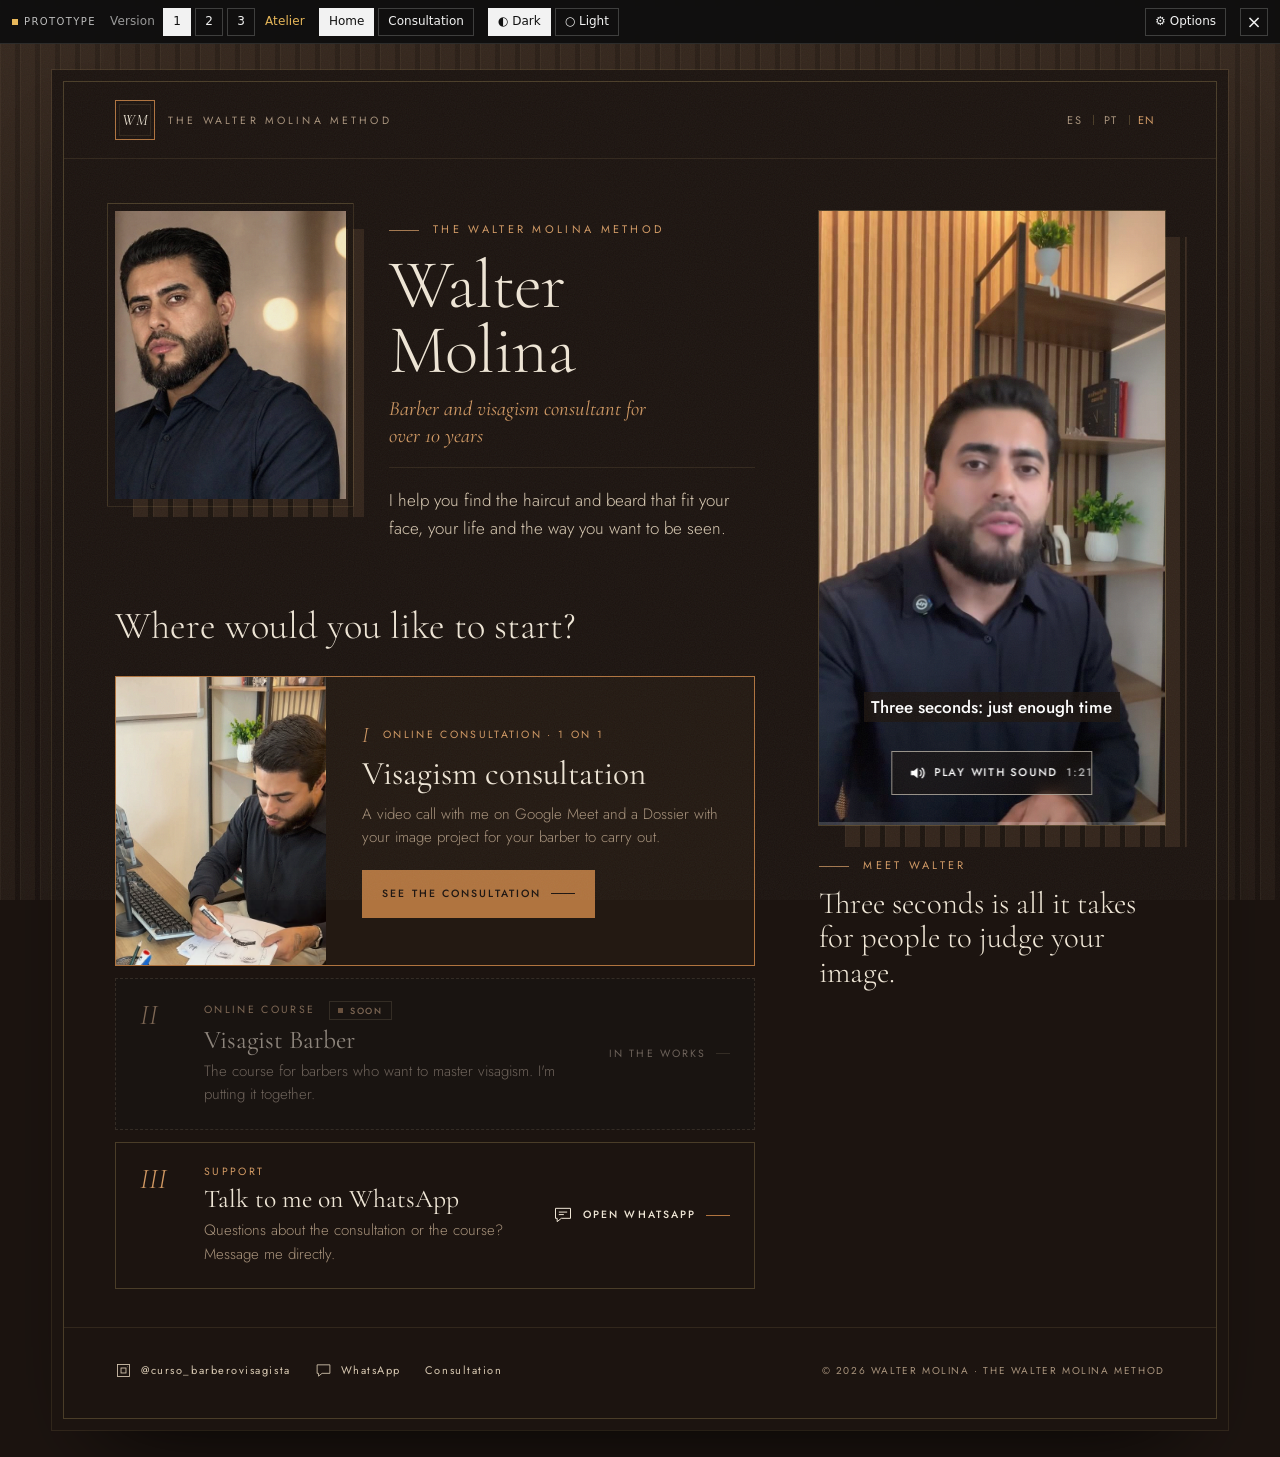
<file: index.html>
<!doctype html>
<html lang="es">
<head>
<meta charset="utf-8">
<meta name="viewport" content="width=device-width, initial-scale=1">
<title>Walter Molina — Barbero y consultor visagista</title>
<meta name="robots" content="noindex">
<script>
  (function () {
    var q = new URLSearchParams(location.search);
    var v = q.get('v');
    if (['1', '2', '3'].indexOf(v) < 0) { try { v = localStorage.getItem('wm_v'); } catch (e) { v = null; } }
    if (['1', '2', '3'].indexOf(v) < 0) v = '1';
    q.delete('v');
    var page = q.get('pagina') === 'consultoria' ? 'consultoria.html' : 'index.html';
    q.delete('pagina');
    var s = q.toString();
    location.replace('v' + v + '/' + page + (s ? '?' + s : '') + location.hash);
  })();
</script>
<meta http-equiv="refresh" content="1; url=v1/index.html">
</head>
<body style="background:#1c1410;color:#efe6d6;font:16px system-ui,sans-serif;display:grid;place-items:center;min-height:100vh;margin:0">
  <a href="v1/index.html" style="color:inherit">Walter Molina →</a>
</body>
</html>
</file>
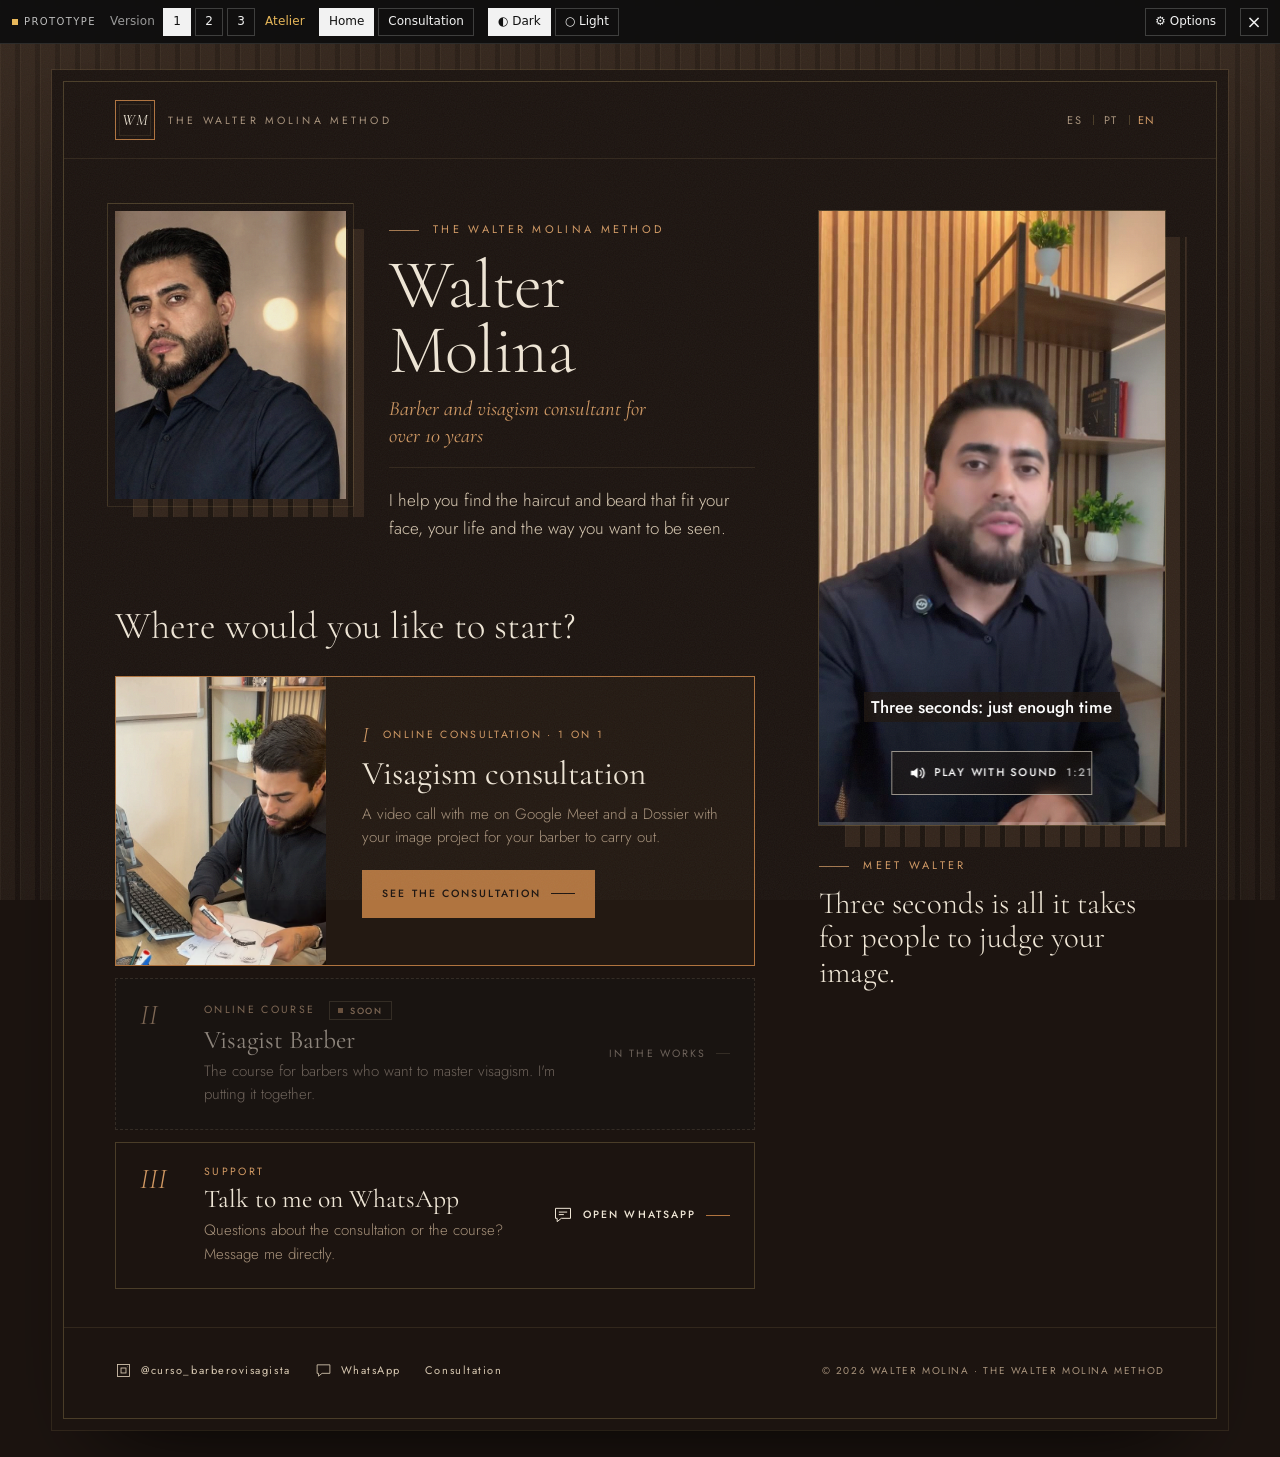
<file: v1/index.html>
<!doctype html>
<html lang="es" data-v="1" data-page="inicio" data-theme-default="oscuro">
<head>
<meta charset="utf-8">
<meta name="viewport" content="width=device-width, initial-scale=1">
<title>Walter Molina · Barbero y consultor visagista</title>
<meta name="description" content="Walter Molina, barbero y consultor visagista hace más de 10 años. Consultoría de visagismo online, curso y contacto por WhatsApp.">
<meta name="robots" content="noindex">
<meta name="theme-color" content="#1c1410">
<link rel="icon" href="data:image/svg+xml,%3Csvg xmlns='http://www.w3.org/2000/svg' viewBox='0 0 64 64'%3E%3Crect width='64' height='64' fill='%231c1410'/%3E%3Crect x='6.5' y='6.5' width='51' height='51' fill='none' stroke='%23b0743f' stroke-width='2'/%3E%3Ctext x='32' y='41' text-anchor='middle' font-family='Georgia,serif' font-style='italic' font-size='23' fill='%23efe6d6'%3EWM%3C/text%3E%3C/svg%3E">
<script src="../assets/js/prefs.js"></script>
<script>document.documentElement.classList.add('js')</script>
<link rel="preconnect" href="https://fonts.googleapis.com">
<link rel="preconnect" href="https://fonts.gstatic.com" crossorigin>
<link href="https://fonts.googleapis.com/css2?family=Cormorant+Garamond:ital,wght@0,300;0,400;0,500;1,300;1,400&family=Jost:wght@300;400;500&display=swap" rel="stylesheet">
<link rel="stylesheet" href="../assets/css/wm-base.css">
<link rel="stylesheet" href="style.css">
</head>
<body class="pg-in">
<a class="skip" href="#main" data-i18n="skip_content">Saltar al contenido</a>

<div class="in-col">

  <header class="itop">
    <a class="brand" href="index.html">
      <span class="seal" aria-hidden="true">WM</span>
      <span class="brand__name brand__name--sm" data-i18n="brand_method">Método Walter Molina</span>
    </a>
    <div class="lang" role="group" data-i18n-attr="aria-label:v1_lang" aria-label="Idioma">
      <button type="button" data-lang-btn="es">ES</button>
      <button type="button" data-lang-btn="pt">PT</button>
      <button type="button" data-lang-btn="en">EN</button>
    </div>
  </header>

  <main id="main" class="in-main">

    <!-- ========================================================= IDENTIDAD -->
    <section class="id" aria-labelledby="id-t">
      <figure class="id__fig">
        <div class="hang hang--sm" data-reveal="slats" style="--d:.15s">
          <div class="ph" data-slats="6">
            <img src="../assets/img/walter-bust.jpg" width="624" height="700" alt="Walter Molina" data-i18n-attr="alt:brand">
          </div>
        </div>
      </figure>
      <div class="id__head">
        <p class="kick kick--line" data-reveal><span data-i18n="brand_method">Método Walter Molina</span></p>
        <h1 class="h1 id__t" id="id-t" data-split data-reveal="words" style="--d:.1s" data-i18n="brand">Walter Molina</h1>
        <p class="id__role" data-reveal style="--d:.4s" data-i18n="role">Barbero y consultor visagista hace más de 10 años</p>
      </div>
      <p class="id__lead" data-reveal style="--d:.55s" data-i18n="in_lead">Te ayudo a descubrir el corte y la barba que van con tu rostro, tu vida y cómo querés que te vean.</p>
    </section>

    <!-- ====================================== VIDEO (portada = con video) -->
    <section class="vid vid--top" data-slot-section="top" aria-labelledby="vt-t">
      <div class="vid__slot"><div data-wm-player-slot="top"></div></div>
      <div class="vid__txt">
        <p class="kick kick--line"><span data-i18n="video_kicker">Conocé a Walter</span></p>
        <h2 class="vid__t" id="vt-t" data-i18n="video_title">Tres segundos bastan para que te juzguen por tu imagen.</h2>
      </div>
    </section>

    <!-- ===================================== IMAGEN (portada = sólo imagen) -->
    <figure class="cover" data-hero-media="imagen">
      <div class="hang" data-reveal="slats" style="--d:.2s">
        <div class="ph" data-slats="8">
          <img src="../assets/img/walter-hero.jpg" width="1100" height="1458" alt="Walter Molina" data-i18n-attr="alt:brand">
        </div>
      </div>
      <figcaption class="cap"><span data-i18n="role_short">Barbero · Consultor visagista</span><span>WM</span></figcaption>
    </figure>

    <!-- ============================================================ TARJETAS -->
    <section class="choose" aria-labelledby="ch-t">
      <h2 class="choose__t" id="ch-t" data-reveal data-i18n="in_choose">¿Por dónde querés empezar?</h2>
      <ul class="cards">
        <li data-reveal>
          <a class="card card--main" href="consultoria.html">
            <span class="card__media" data-reveal="slats" style="--d:.2s">
              <span class="ph" data-slats="5"><img src="../assets/img/consulta-mesa.jpg" width="640" height="750" alt="" loading="lazy"></span>
            </span>
            <span class="card__body">
              <span class="card__top"><span class="card__n" aria-hidden="true">I</span><span class="card__lbl" data-i18n="card1_label">Consultoría online · 1 a 1</span></span>
              <span class="card__t" data-i18n="card1_title">Consultoría de visagismo</span>
              <span class="card__p" data-i18n="card1_text">Videollamada conmigo por Google Meet y un Dossier con tu proyecto de imagen para que tu barbero lo ejecute.</span>
              <span class="card__go card__go--btn"><span data-i18n="card1_cta">Conocer la consultoría</span></span>
            </span>
          </a>
        </li>
        <li data-reveal style="--d:.08s">
          <a class="card card--soon" href="#curso" data-curso aria-haspopup="dialog">
            <span class="card__n" aria-hidden="true">II</span>
            <span class="card__body">
              <span class="card__top"><span class="card__lbl" data-i18n="card2_label">Curso online</span><span class="badge"><i aria-hidden="true"></i><span data-i18n="badge_soon">Pronto</span></span></span>
              <span class="card__t" data-i18n="card2_title">Barbero Visagista</span>
              <span class="card__p" data-i18n="card2_text">El curso para barberos que quieren dominar el visagismo. Lo estoy preparando.</span>
            </span>
            <span class="card__go card__go--muted" data-i18n="card2_cta">En preparación</span>
          </a>
        </li>
        <li data-reveal style="--d:.16s">
          <a class="card card--wa" href="#" data-wa="soporte">
            <span class="card__n" aria-hidden="true">III</span>
            <span class="card__body">
              <span class="card__top"><span class="card__lbl" data-i18n="card3_label">Soporte</span></span>
              <span class="card__t" data-i18n="card3_title">Hablá conmigo por WhatsApp</span>
              <span class="card__p" data-i18n="card3_text">¿Dudas sobre la consultoría o el curso? Escribime directo.</span>
            </span>
            <span class="card__go"><svg class="card__ico" viewBox="0 0 24 24" aria-hidden="true"><path d="M3 4h18v12H10l-5 4v-4H3z"/><path d="M7 8.5h10M7 11.5h6"/></svg><span data-i18n="card3_cta">Abrir WhatsApp</span></span>
          </a>
        </li>
      </ul>
    </section>

    <!-- ================================== VIDEO (portada = sólo imagen) -->
    <section class="vid vid--bottom" data-slot-section="bottom" aria-labelledby="vb-t">
      <div class="vid__txt">
        <p class="kick kick--line"><span data-i18n="video_kicker">Conocé a Walter</span></p>
        <h2 class="vid__t" id="vb-t" data-i18n="video_title">Tres segundos bastan para que te juzguen por tu imagen.</h2>
      </div>
      <div class="vid__slot"><div data-wm-player-slot="bottom"></div></div>
    </section>

  </main>

  <footer class="ifoot">
    <ul class="ifoot__links">
      <li><a href="https://www.instagram.com/curso_barberovisagista/" target="_blank" rel="noopener"><svg viewBox="0 0 24 24" aria-hidden="true"><rect x="3.5" y="3.5" width="17" height="17"/><rect x="8.5" y="8.5" width="7" height="7"/><path d="M17 6.5h.5"/></svg><span data-i18n="ig_handle">@curso_barberovisagista</span></a></li>
      <li><a href="#" data-wa="soporte"><svg viewBox="0 0 24 24" aria-hidden="true"><path d="M3 4h18v12H10l-5 4v-4H3z"/></svg><span data-i18n="wa_label">WhatsApp</span></a></li>
      <li><a href="consultoria.html"><span data-i18n="nav_consult">Consultoría</span></a></li>
    </ul>
    <p class="ifoot__legal" data-i18n="footer_rights">© 2026 Walter Molina · Método Walter Molina</p>
  </footer>

</div>

<script src="../assets/js/content.js"></script>
<script>
  /* v1 · 2 textos extra (menú y grupo de idioma) */
  Object.assign(I18N.es, { v1_menu: 'Menú', v1_lang: 'Idioma' });
  Object.assign(I18N.pt, { v1_menu: 'Menu', v1_lang: 'Idioma' });
  Object.assign(I18N.en, { v1_menu: 'Menu', v1_lang: 'Language' });
</script>
<script src="../assets/js/site.js"></script>
<script src="../assets/js/wm.js"></script>
<script src="app.js"></script>
</body>
</html>
</file>
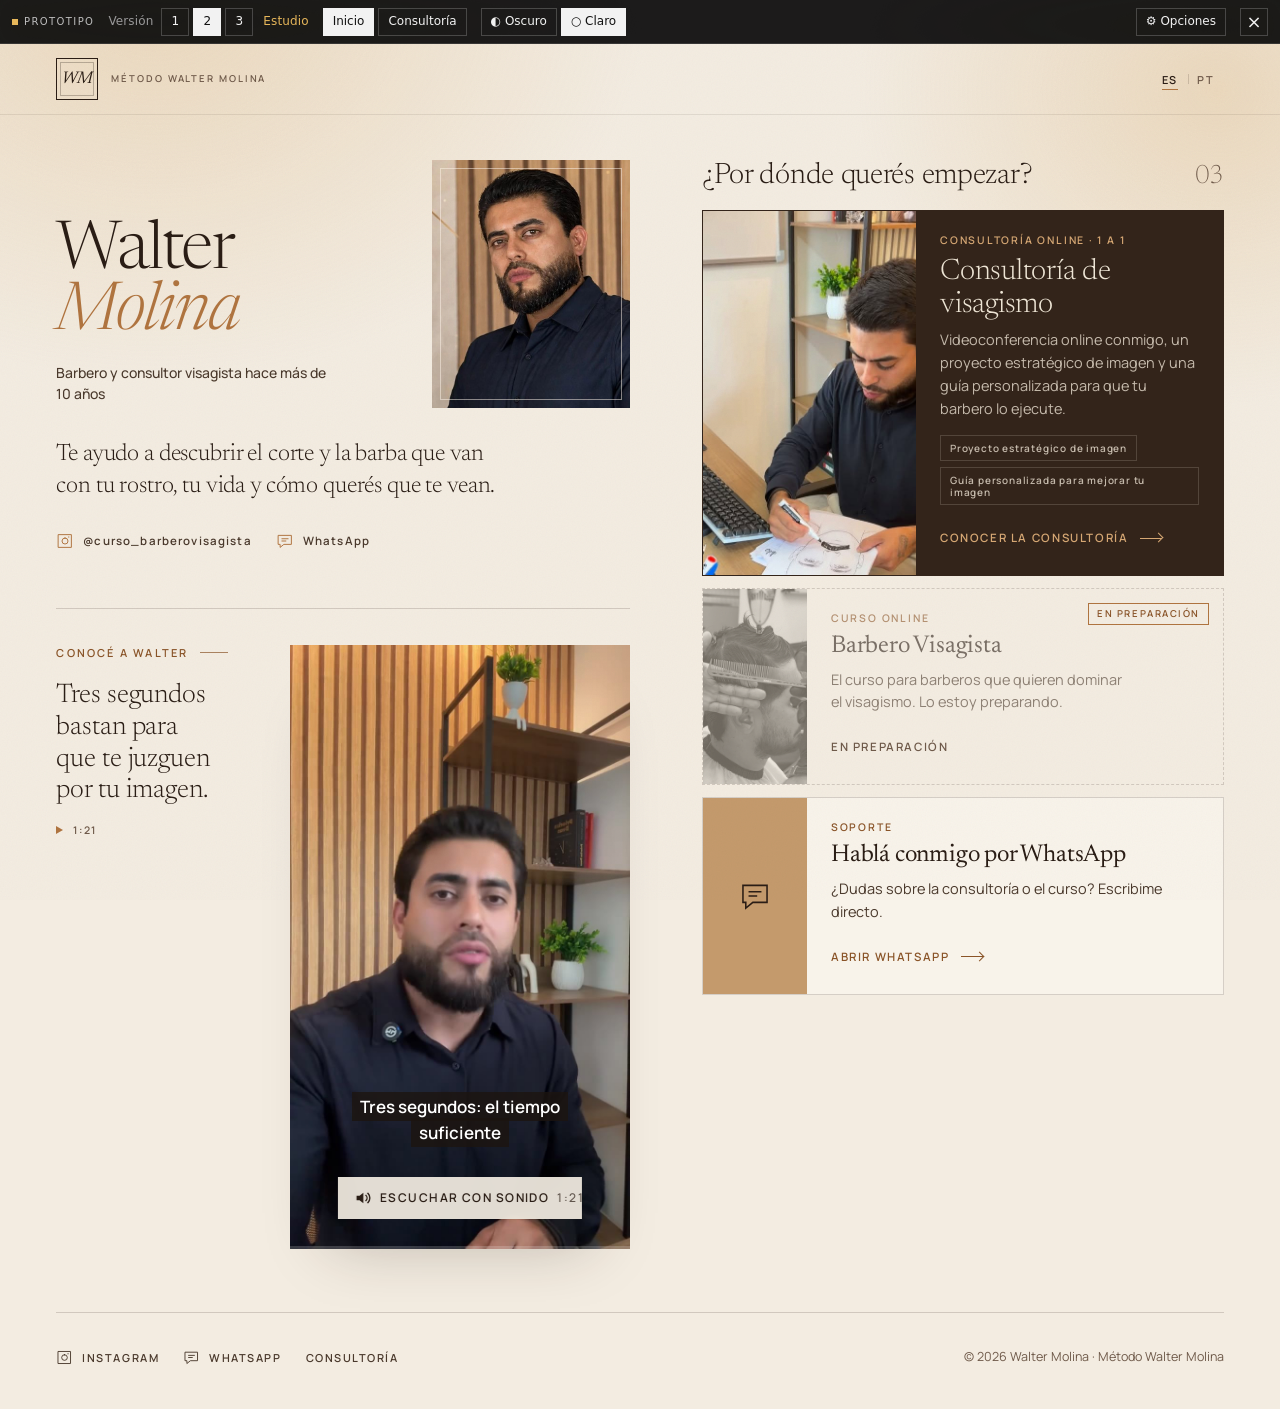
<file: v2/index.html>
<!doctype html>
<html lang="es" data-langs="es pt" data-v="2" data-page="inicio" data-theme-default="claro">
<head>
<meta charset="utf-8">
<meta name="viewport" content="width=device-width, initial-scale=1">
<title data-i18n="brand">Walter Molina</title>
<meta name="description" content="Walter Molina — barbero y consultor visagista hace más de 10 años. Consultoría de visagismo online, curso y WhatsApp.">
<meta name="theme-color" content="#f3ece1">
<link rel="icon" href="data:image/svg+xml,%3Csvg xmlns='http://www.w3.org/2000/svg' viewBox='0 0 64 64'%3E%3Crect width='64' height='64' fill='%23f3ece1'/%3E%3Crect x='6.5' y='6.5' width='51' height='51' fill='none' stroke='%23b0743f' stroke-width='2'/%3E%3Ctext x='32' y='41' text-anchor='middle' font-family='Georgia,serif' font-style='italic' font-size='24' fill='%232a1d15'%3EWM%3C/text%3E%3C/svg%3E">
<script src="../assets/js/prefs.js"></script>
<link rel="preconnect" href="https://fonts.googleapis.com">
<link rel="preconnect" href="https://fonts.gstatic.com" crossorigin>
<link href="https://fonts.googleapis.com/css2?family=Manrope:wght@400;500;600;700&family=Newsreader:ital,opsz,wght@0,6..72,200..600;1,6..72,200..600&display=swap" rel="stylesheet">
<link rel="stylesheet" href="../assets/css/wm-base.css">
<link rel="stylesheet" href="style.css">
</head>
<body class="pg-in">

<svg width="0" height="0" style="position:absolute" aria-hidden="true" focusable="false">
  <symbol id="i-wa" viewBox="0 0 24 24"><path d="M3.5 4.5h17v12h-10l-5 4v-4h-2z"/><path d="M8 9h8M8 12h5"/></symbol>
  <symbol id="i-ig" viewBox="0 0 24 24"><path d="M3.5 3.5h17v17h-17z"/><path d="M12 8a4 4 0 1 1 0 8a4 4 0 1 1 0-8z"/><path d="M17 6.6v.2"/></symbol>
</svg>

<a class="skip" href="#main" data-i18n="skip_content">Saltar al contenido</a>

<header class="itop">
  <div class="itop__in">
    <a class="logo" href="index.html" aria-label="Walter Molina">
      <span class="mono" aria-hidden="true">WM</span>
      <span class="logo__txt"><small data-i18n="brand_method">Método Walter Molina</small></span>
    </a>
    <div class="lang" role="group" aria-label="ES · PT">
      <button type="button" data-lang-btn="es">ES</button><button type="button" data-lang-btn="pt">PT</button>
    </div>
  </div>
</header>

<main id="main" class="in">
  <div class="in__grid">

    <!-- ======================================= identidad + video (izquierda) -->
    <div class="in__left">
      <section class="ident" aria-labelledby="in-name">
        <figure class="ident__ph" data-reveal="img">
          <img src="../assets/img/walter-wood-centro.jpg" alt="Walter Molina" data-i18n-attr="alt:brand" width="588" height="1120" fetchpriority="high" data-focus="off">
        </figure>
        <div class="ident__txt">
          <h1 class="ident__name" id="in-name" data-reveal style="--d:.15s">Walter <em>Molina</em></h1>
          <p class="ident__role" data-reveal style="--d:.3s" data-i18n="role">Barbero y consultor visagista hace más de 10 años</p>
        </div>
        <p class="ident__lead" data-reveal style="--d:.42s" data-i18n="in_lead">Te ayudo a descubrir el corte y la barba que van con tu rostro, tu vida y cómo querés que te vean.</p>
        <div class="ident__social" data-reveal style="--d:.52s">
          <a href="https://www.instagram.com/curso_barberovisagista/" target="_blank" rel="noopener"><svg class="ico" aria-hidden="true"><use href="#i-ig"/></svg><span data-i18n="ig_handle">@curso_barberovisagista</span></a>
          <a href="#" data-wa="soporte"><svg class="ico" aria-hidden="true"><use href="#i-wa"/></svg><span data-i18n="wa_label">WhatsApp</span></a>
        </div>
      </section>

      <section class="ivid" data-slot-section="top" aria-labelledby="vid-t">
        <div class="ivid__head" data-reveal>
          <p class="kicker" data-i18n="video_kicker">Conocé a Walter</p>
          <h2 class="h3" id="vid-t" data-i18n="video_title">Tres segundos bastan para que te juzguen por tu imagen.</h2>
          <p class="ivid__len"><span data-i18n="video_len">1:21</span></p>
        </div>
        <div class="ivid__slot" data-wm-player-slot="top"></div>
      </section>

      <figure class="ihero" data-hero-media="imagen">
        <div class="ihero__ph" data-reveal="img">
          <img src="../assets/img/walter-hero.jpg" alt="Walter Molina" data-i18n-attr="alt:brand" width="1100" height="1458" loading="lazy">
        </div>
        <figcaption class="ihero__q" data-reveal style="--d:.2s">
          <span class="ihero__mark" aria-hidden="true">“</span>
          <span class="ihero__t" data-i18n="c_quote">Nunca más vas a tener una <em>segunda</em> oportunidad de causar una buena <em>primera</em> impresión.</span>
          <span class="ihero__by" data-i18n="c_quote_by">Walter Molina</span>
        </figcaption>
      </figure>
    </div>

    <!-- ================================================ tarjetas (derecha) -->
    <div class="in__right">
      <div class="in__cards">
        <h2 class="choose" data-reveal><span data-i18n="in_choose">¿Por dónde querés empezar?</span><span class="num" aria-hidden="true">03</span></h2>

        <a class="icard icard--main" href="consultoria.html" data-reveal style="--d:.1s">
          <span class="icard__ph"><img src="../assets/img/consulta-mesa.jpg" alt="" loading="lazy"></span>
          <div class="icard__body">
            <span class="icard__label" data-i18n="card1_label">Consultoría online · 1 a 1</span>
            <h3 class="icard__title" data-i18n="card1_title">Consultoría de visagismo</h3>
            <span class="icard__text" data-i18n="card1_text"></span>
            <span class="icard__meta"><span data-i18n="c_meta2">Proyecto estratégico de imagen</span><span data-i18n="c_meta3">Guía personalizada para mejorar tu imagen</span></span>
            <span class="icard__cta"><span data-i18n="card1_cta">Conocer la consultoría</span><i class="arr" aria-hidden="true"></i></span>
          </div>
        </a>

        <a class="icard icard--soon" href="#curso" data-curso aria-haspopup="dialog" data-reveal style="--d:.2s">
          <span class="icard__ph"><img src="../assets/img/tijera.jpg" alt="" loading="lazy"></span>
          <div class="icard__body">
            <span class="icard__label" data-i18n="card2_label">Curso online</span>
            <h3 class="icard__title" data-i18n="card2_title">Barbero Visagista</h3>
            <span class="icard__text" data-i18n="card2_text"></span>
            <span class="icard__cta" data-i18n="card2_cta">En preparación</span>
          </div>
          <span class="badge" data-i18n="badge_soon">Pronto</span>
        </a>

        <a class="icard icard--wa" href="#" data-wa="soporte" data-reveal style="--d:.3s">
          <span class="icard__ph"><svg class="ico" aria-hidden="true"><use href="#i-wa"/></svg></span>
          <div class="icard__body">
            <span class="icard__label" data-i18n="card3_label">Soporte</span>
            <h3 class="icard__title" data-i18n="card3_title">Hablá conmigo por WhatsApp</h3>
            <span class="icard__text" data-i18n="card3_text"></span>
            <span class="icard__cta"><span data-i18n="card3_cta">Abrir WhatsApp</span><i class="arr" aria-hidden="true"></i></span>
          </div>
        </a>
      </div>
    </div>
  </div>

  <!-- ===================================== video abajo (portada = sólo imagen) -->
  <section class="ivid ivid--bottom" data-slot-section="bottom" aria-labelledby="vid-t2">
    <div class="ivid__head" data-reveal>
      <p class="kicker" data-i18n="video_kicker">Conocé a Walter</p>
      <h2 class="h3" id="vid-t2" data-i18n="video_title">Tres segundos bastan para que te juzguen por tu imagen.</h2>
      <p class="ivid__len"><span data-i18n="video_len">1:21</span></p>
    </div>
    <div class="ivid__slot" data-wm-player-slot="bottom"></div>
  </section>
</main>

<footer class="ifoot">
  <nav class="ifoot__links" aria-label="Walter Molina">
    <a href="https://www.instagram.com/curso_barberovisagista/" target="_blank" rel="noopener"><svg class="ico" aria-hidden="true"><use href="#i-ig"/></svg><span data-i18n="ig_label">Instagram</span></a>
    <a href="#" data-wa="soporte"><svg class="ico" aria-hidden="true"><use href="#i-wa"/></svg><span data-i18n="wa_label">WhatsApp</span></a>
    <a href="consultoria.html" data-i18n="nav_consult">Consultoría</a>
  </nav>
  <p data-i18n="footer_rights">© 2026 Walter Molina · Método Walter Molina</p>
</footer>

<script src="../assets/js/content.js"></script>
<script src="textos.js"></script>
<script src="../assets/js/site.js"></script>
<script src="../assets/js/wm.js"></script>
<script src="app.js"></script>
</body>
</html>
</file>
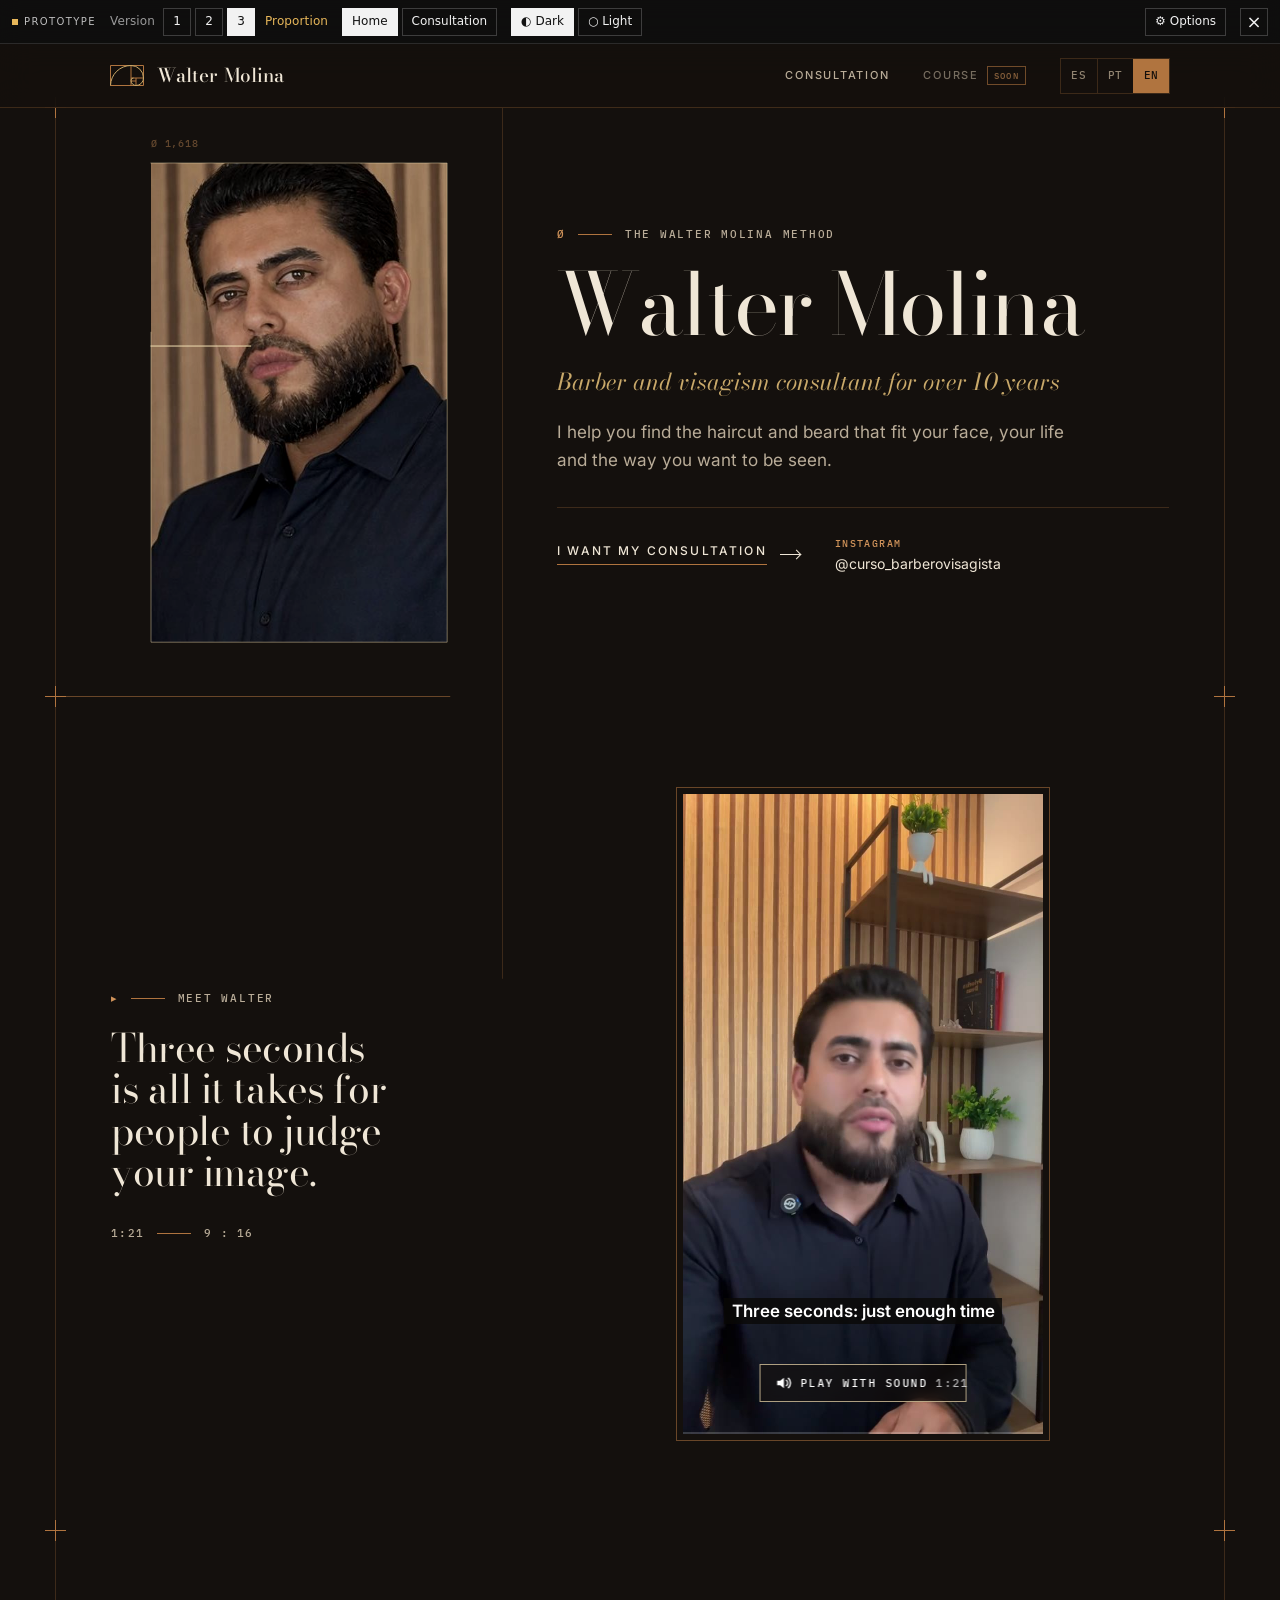
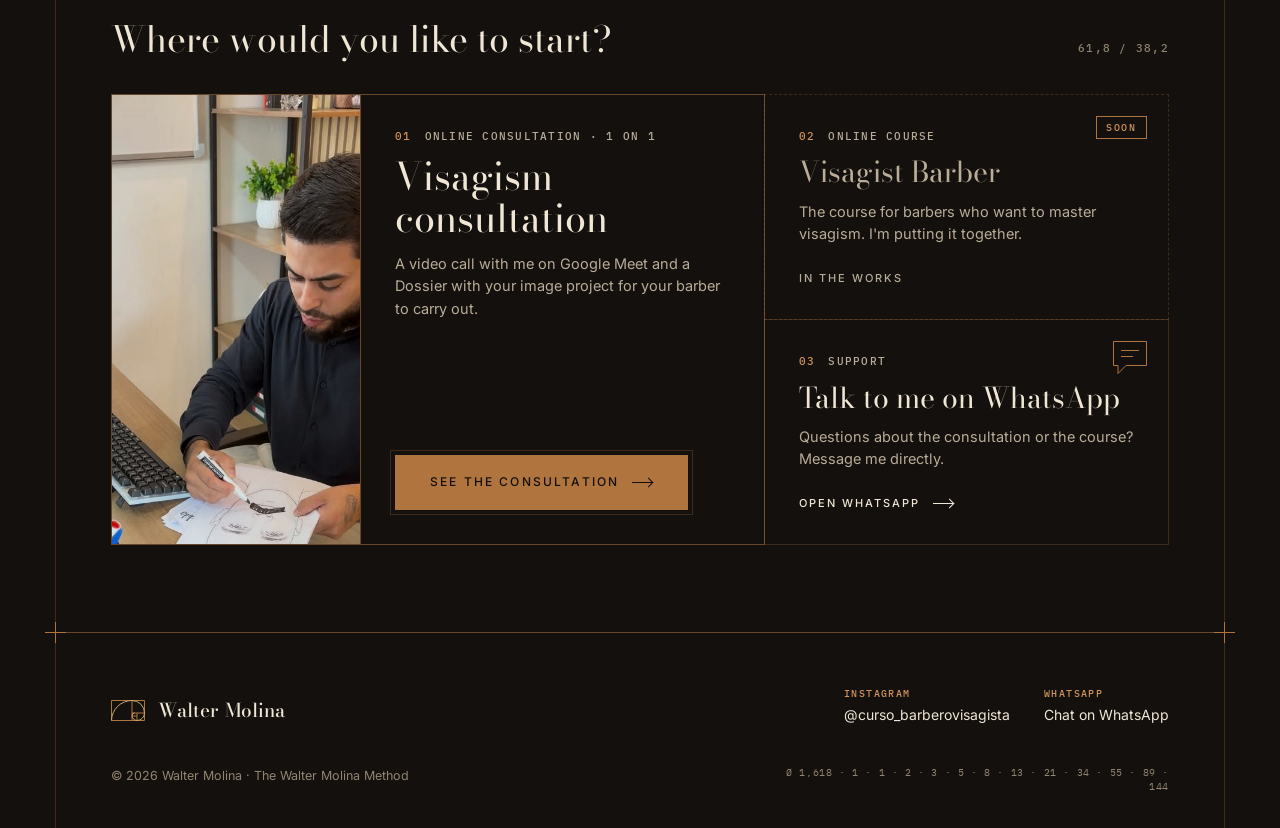
<file: v3/index.html>
<!doctype html>
<html lang="es" data-v="3" data-page="inicio" data-theme-default="oscuro">
<head>
<meta charset="utf-8">
<meta name="viewport" content="width=device-width, initial-scale=1">
<title>Walter Molina — Barbero y consultor visagista</title>
<meta name="description" content="Walter Molina, barbero y consultor visagista hace más de 10 años. Consultoría de visagismo online, curso para barberos y contacto por WhatsApp.">
<meta name="robots" content="noindex">
<meta name="theme-color" content="#14100d">
<link rel="icon" href="data:image/svg+xml,%3Csvg xmlns='http://www.w3.org/2000/svg' viewBox='-3 -9 40 40'%3E%3Crect x='-3' y='-9' width='40' height='40' fill='%2314100d'/%3E%3Cg fill='none' stroke='%23c9a96a' stroke-width='1.4'%3E%3Cpath d='M0 0h34v21H0zM21 0v21M21 13h13M26 13v8'/%3E%3Cpath d='M0 21A21 21 0 0 1 21 0A13 13 0 0 1 34 13A8 8 0 0 1 26 21A5 5 0 0 1 21 16'/%3E%3C/g%3E%3C/svg%3E">
<script src="../assets/js/prefs.js"></script>
<link rel="preconnect" href="https://fonts.googleapis.com">
<link rel="preconnect" href="https://fonts.gstatic.com" crossorigin>
<link href="https://fonts.googleapis.com/css2?family=Bodoni+Moda:ital,opsz,wght@0,6..96,400..600;1,6..96,400..600&family=IBM+Plex+Mono:wght@400;500&family=Inter:wght@300..600&display=swap" rel="stylesheet">
<link rel="stylesheet" href="../assets/css/wm-base.css">
<link rel="stylesheet" href="style.css">
</head>
<body class="p-bio">
<a class="skip" href="#main" data-i18n="skip_content">Saltar al contenido</a>

<!-- ================================================================ HEADER -->
<header class="hdr hdr--bio" data-hdr>
  <div class="wrap hdr__in">
    <a class="brand" href="index.html" aria-label="Walter Molina · Inicio" data-i18n-attr="aria-label:nav_home">
      <svg class="brand__mark" viewBox="0 0 34 21" aria-hidden="true" focusable="false"><path d="M.5.5h33v20H.5zM21 .5v20M21 13h12.5M26 13v7.5M21 16h5"/><path class="brand__sp" d="M.5 20.5A20.5 20.5 0 0 1 21 .5A12.5 12.5 0 0 1 33.5 13A7.5 7.5 0 0 1 26 20.5A5 5 0 0 1 21 15.5A2.5 2.5 0 0 1 23.5 13"/></svg>
      <span class="brand__name" data-i18n="brand">Walter Molina</span>
    </a>
    <nav class="nav nav--bio" aria-label="Menú">
      <a href="consultoria.html" data-i18n="nav_consult">Consultoría</a>
      <button type="button" class="nav__course" data-curso><span data-i18n="nav_course">Curso</span><span class="badge" data-i18n="badge_soon">Pronto</span></button>
    </nav>
    <div class="lang lang--bio" role="group" aria-label="Idioma / Language">
      <button type="button" data-lang-btn="es">ES</button><button type="button" data-lang-btn="pt">PT</button><button type="button" data-lang-btn="en">EN</button>
    </div>
  </div>
  <i class="hdr__prog" aria-hidden="true"></i>
</header>

<main id="main">

<!-- ================================================================ IDENTIDAD -->
<section class="sec id" aria-labelledby="id-t">
  <div class="wrap frame split split--r">
    <div class="id__side">
      <figure class="phi id__fig" data-draw>
        <div class="phi__ph"><img src="../assets/img/walter-wood.jpg" data-focus="off" alt="Walter Molina" data-i18n-attr="alt:brand" width="1070" height="1120" fetchpriority="high"></div>
        <svg class="phi__svg" viewBox="0 0 1000 1618" aria-hidden="true" focusable="false">
          <path class="d f" pathLength="1" style="--a:0;--b:.12" d="M0 0H1000V1618H0Z"/>
          <path class="d" pathLength="1" style="--a:.08;--b:.08" d="M0 618H1000"/>
          <path class="d" pathLength="1" style="--a:.14;--b:.07" d="M382 0V618"/>
          <path class="d" pathLength="1" style="--a:.19;--b:.06" d="M0 382H382"/>
          <path class="d" pathLength="1" style="--a:.23;--b:.05" d="M236.1 382V618"/>
          <path class="d" pathLength="1" style="--a:.26;--b:.04" d="M236.1 472.1H382"/>
          <path class="d" pathLength="1" style="--a:.28;--b:.04" d="M291.8 382V472.1"/>
          <path class="d" pathLength="1" style="--a:.3;--b:.03" d="M236.1 437.7H291.8"/>
          <path class="d" pathLength="1" style="--a:.31;--b:.03" d="M270.5 437.7V472.1"/>
          <path class="d sp" pathLength="1" style="--a:.28;--b:.36" d="M0 1618A1000 1000 0 0 0 1000 618A618 618 0 0 0 382 0A382 382 0 0 0 0 382A236.1 236.1 0 0 0 236.1 618A145.9 145.9 0 0 0 382 472.1A90.2 90.2 0 0 0 291.8 382A55.7 55.7 0 0 0 236.1 437.7A34.4 34.4 0 0 0 270.5 472.1A21.3 21.3 0 0 0 291.8 450.8A13.2 13.2 0 0 0 278.6 437.7"/>
          <path class="d soft" pathLength="1" style="--a:.5;--b:.12" d="M0 0L1000 1618"/>
          <path class="d soft" pathLength="1" style="--a:.54;--b:.1" d="M0 618L1000 0"/>
          <path class="d soft" pathLength="1" style="--a:.58;--b:.1" d="M0 524.1L1000 245.8"/>
          <path class="d ax" pathLength="1" style="--a:.62;--b:.12" d="M403 40L349.7 1240"/>
          <path class="d" pathLength="1" style="--a:.66;--b:.05" d="M236.4 447.2H316.4M276.4 407.2V487.2M266.4 437.2h20v20h-20z"/>
          <path class="d" pathLength="1" style="--a:.68;--b:.05" d="M469.8 387.8H509.8M489.8 367.8V407.8"/>
          <path class="d o" pathLength="1" style="--a:.72;--b:.1" d="M1045 0V1618M1030 0H1060M1030 618H1060M1030 1618H1060"/>
          <path class="d o" pathLength="1" style="--a:.78;--b:.1" d="M0 1663H1000M0 1648V1678M1000 1648V1678"/>
          <path class="d o phi__ruler" pathLength="1" style="--a:.82;--b:.1" d="M-45 172.2V909.2M-60 172.2H-30M-60 343.8H-30M-60 568.2H-30M-60 909.2H-30"/>
        </svg>
        <span class="phi__an" style="--a:.06;left:0;top:-24px">Ø 1,618</span>
        <span class="phi__an phi__an--in" style="--a:.66;left:41.6%;top:2.4%" data-i18n="v3_axis">eje facial</span>
        <span class="phi__an phi__an--in" style="--a:.7;left:30.4%;top:25.4%">φ</span>
        <span class="phi__an phi__an--r" style="--a:.76;top:19.1%">0,618</span>
        <span class="phi__an phi__an--r" style="--a:.8;top:69.1%">1</span>
        <span class="phi__an phi__an--b" style="--a:.84">1</span>
        <span class="phi__an phi__an--ab" style="--a:.9">a / b = 1,618</span>
        <span class="phi__an phi__an--l" style="--a:.86;top:16%">I</span>
        <span class="phi__an phi__an--l" style="--a:.88;top:28.2%">II</span>
        <span class="phi__an phi__an--l" style="--a:.9;top:45.6%">III</span>
      </figure>
    </div>
    <div class="id__txt">
      <i class="vline" aria-hidden="true"></i>
      <p class="kick" data-reveal><b>Ø</b><span data-i18n="brand_method">Método Walter Molina</span></p>
      <h1 class="id__name rise" id="id-t" data-split data-i18n="brand">Walter Molina</h1>
      <p class="id__role" data-reveal style="--d:.45s" data-i18n="role">Barbero y consultor visagista hace más de 10 años</p>
      <p class="lead id__lead" data-reveal style="--d:.6s" data-i18n="in_lead">Te ayudo a descubrir el corte y la barba que van con tu rostro, tu vida y cómo querés que te vean.</p>
      <ul class="id__links" data-reveal style="--d:.75s">
        <li><a class="tlink" href="consultoria.html"><span data-i18n="cta_consult">Quiero mi consultoría</span><i class="arr" aria-hidden="true"></i></a></li>
        <li><a class="mlink" href="https://www.instagram.com/curso_barberovisagista/" target="_blank" rel="noopener"><b data-i18n="ig_label">Instagram</b><span data-i18n="ig_handle">@curso_barberovisagista</span></a></li>
      </ul>
    </div>
  </div>
</section>

<!-- ================================================================ VIDEO (arriba, con portada = video) -->
<section class="sec vid" data-slot-section="top" data-view aria-labelledby="vid-t">
  <div class="wrap frame split split--r">
    <div class="vid__txt">
      <p class="kick" data-reveal><b>▸</b><span data-i18n="video_kicker">Conocé a Walter</span></p>
      <h2 class="h2 vid__t" id="vid-t" data-reveal data-i18n="video_title">Tres segundos bastan para que te juzguen por tu imagen.</h2>
      <p class="vid__len" data-reveal aria-hidden="true"><span>1:21</span><i></i><span>9 : 16</span></p>
    </div>
    <div class="vid__slot">
      <i class="vline" aria-hidden="true"></i>
      <div class="slot" data-wm-player-slot="top"></div>
    </div>
  </div>
</section>

<!-- ================================================================ IMAGEN (con portada = sólo imagen) -->
<section class="sec cover" data-hero-media="imagen" data-view aria-label="Walter Molina">
  <div class="wrap frame split split--r">
    <div class="cover__txt">
      <p class="kick" data-reveal><b>▸</b><span data-i18n="role_short">Barbero · Consultor visagista</span></p>
      <blockquote class="cover__q" data-reveal><p data-i18n="c_quote">Tu imagen no puede ser una copia. Tiene que ser <em>la tuya</em>.</p></blockquote>
    </div>
    <div class="cover__side">
      <i class="vline" aria-hidden="true"></i>
      <figure class="gfig gfig--land cover__fig" data-reveal>
        <div class="gfig__ph"><img src="../assets/img/walter-hero.jpg" alt="Walter Molina" data-i18n-attr="alt:brand" width="1100" height="1458"></div>
        <i class="gl gl--x" style="--x:38.2%;--d:.5s" aria-hidden="true"></i>
        <i class="gl gl--y" style="--y:61.8%;--x1:38.2%;--d:.8s" aria-hidden="true"></i>
        <i class="gl gl--x" style="--x:23.6%;--y0:61.8%;--d:1s" aria-hidden="true"></i>
        <i class="xx" aria-hidden="true"></i>
        <span class="dim dim--b" aria-hidden="true"><b>1,618</b></span>
        <span class="dim dim--r" aria-hidden="true"><b>1</b></span>
      </figure>
    </div>
  </div>
</section>

<!-- ================================================================ ELEGIR -->
<section class="sec choose" data-view aria-labelledby="ch-t">
  <div class="wrap frame">
    <div class="choose__head">
      <h2 class="choose__t" id="ch-t" data-reveal data-i18n="in_choose">¿Por dónde querés empezar?</h2>
      <span class="choose__n" aria-hidden="true">61,8 / 38,2</span>
    </div>
    <div class="cards">
      <a class="card card--main" href="consultoria.html" data-reveal>
        <i class="xx" aria-hidden="true"></i>
        <span class="card__ph"><img src="../assets/img/consulta-mesa.jpg" alt="" width="640" height="750" loading="lazy"></span>
        <span class="card__body">
          <span class="card__label"><b>01</b><span data-i18n="card1_label">Consultoría online · 1 a 1</span></span>
          <span class="card__t" data-i18n="card1_title">Consultoría de visagismo</span>
          <span class="card__x" data-i18n="card1_text">Videollamada conmigo por Google Meet y un Dossier con tu proyecto de imagen para que tu barbero lo ejecute.</span>
          <span class="card__cta btn"><span data-i18n="card1_cta">Conocer la consultoría</span><i class="arr" aria-hidden="true"></i></span>
        </span>
      </a>
      <a class="card card--soon" href="#curso" data-curso data-reveal style="--d:.1s">
        <span class="seal" data-i18n="badge_soon">Pronto</span>
        <span class="card__label"><b>02</b><span data-i18n="card2_label">Curso online</span></span>
        <span class="card__t" data-i18n="card2_title">Barbero Visagista</span>
        <span class="card__x" data-i18n="card2_text">El curso para barberos que quieren dominar el visagismo. Lo estoy preparando.</span>
        <span class="card__cta card__cta--line"><span data-i18n="card2_cta">En preparación</span></span>
      </a>
      <a class="card card--wa" href="#" data-wa="soporte" data-reveal style="--d:.2s">
        <svg class="card__ico" viewBox="0 0 34 34" aria-hidden="true" focusable="false"><path d="M.5 .5h33v24H13l-8 8v-8H.5z"/><path d="M8 9.5h18M8 15.5h12"/></svg>
        <span class="card__label"><b>03</b><span data-i18n="card3_label">Soporte</span></span>
        <span class="card__t" data-i18n="card3_title">Hablá conmigo por WhatsApp</span>
        <span class="card__x" data-i18n="card3_text">¿Dudas sobre la consultoría o el curso? Escribime directo.</span>
        <span class="card__cta card__cta--line"><span data-i18n="card3_cta">Abrir WhatsApp</span><i class="arr" aria-hidden="true"></i></span>
      </a>
    </div>
  </div>
</section>

<!-- ================================================================ VIDEO (abajo, con portada = sólo imagen) -->
<section class="sec vid" data-slot-section="bottom" data-view aria-labelledby="vid-t2">
  <div class="wrap frame split split--r">
    <div class="vid__txt">
      <p class="kick" data-reveal><b>▸</b><span data-i18n="video_kicker">Conocé a Walter</span></p>
      <h2 class="h2 vid__t" id="vid-t2" data-reveal data-i18n="video_title">Tres segundos bastan para que te juzguen por tu imagen.</h2>
      <p class="vid__len" data-reveal aria-hidden="true"><span>1:21</span><i></i><span>9 : 16</span></p>
    </div>
    <div class="vid__slot">
      <i class="vline" aria-hidden="true"></i>
      <div class="slot" data-wm-player-slot="bottom"></div>
    </div>
  </div>
</section>

</main>

<!-- ================================================================ FOOTER -->
<footer class="sec foot">
  <div class="wrap frame foot__in">
    <a class="brand" href="index.html" aria-label="Walter Molina · Inicio" data-i18n-attr="aria-label:nav_home">
      <svg class="brand__mark" viewBox="0 0 34 21" aria-hidden="true" focusable="false"><path d="M.5.5h33v20H.5zM21 .5v20M21 13h12.5M26 13v7.5M21 16h5"/><path class="brand__sp" d="M.5 20.5A20.5 20.5 0 0 1 21 .5A12.5 12.5 0 0 1 33.5 13A7.5 7.5 0 0 1 26 20.5A5 5 0 0 1 21 15.5A2.5 2.5 0 0 1 23.5 13"/></svg>
      <span class="brand__name" data-i18n="brand">Walter Molina</span>
    </a>
    <ul class="foot__links">
      <li><a href="https://www.instagram.com/curso_barberovisagista/" target="_blank" rel="noopener"><b data-i18n="ig_label">Instagram</b><span data-i18n="ig_handle">@curso_barberovisagista</span></a></li>
      <li><a href="#" data-wa="soporte"><b data-i18n="wa_label">WhatsApp</b><span data-i18n="cta_whatsapp">Hablar por WhatsApp</span></a></li>
    </ul>
    <p class="foot__rights" data-i18n="footer_rights">© 2026 Walter Molina · Método Walter Molina</p>
    <p class="foot__phi" aria-hidden="true">Ø 1,618 · 1 · 1 · 2 · 3 · 5 · 8 · 13 · 21 · 34 · 55 · 89 · 144</p>
  </div>
</footer>

<script src="../assets/js/content.js"></script>
<script>
  /* V3 · cadena extra (anotación de la firma áurea) */
  Object.assign(I18N.es, { v3_axis: 'eje facial' });
  Object.assign(I18N.pt, { v3_axis: 'eixo facial' });
  Object.assign(I18N.en, { v3_axis: 'facial axis' });
</script>
<script src="../assets/js/site.js"></script>
<script src="../assets/js/wm.js"></script>
<script src="app.js"></script>
</body>
</html>
</file>
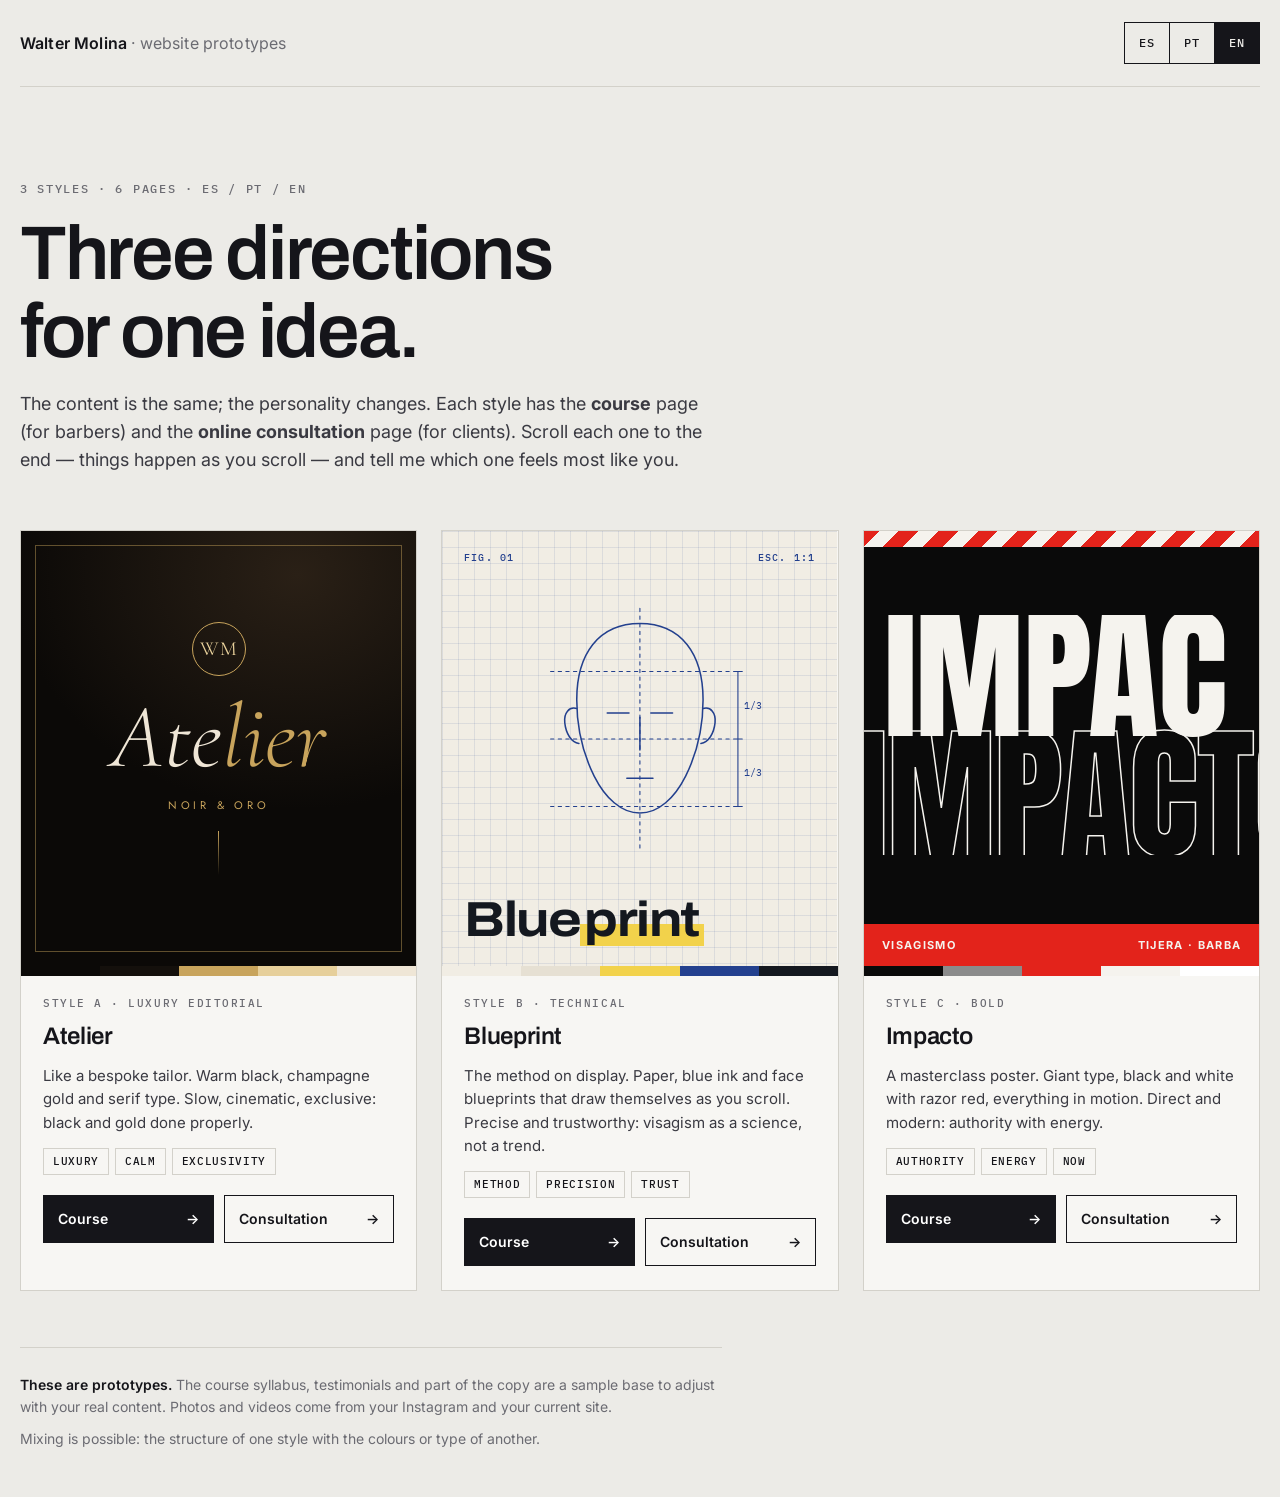
<file: anteriores.html>
<!doctype html>
<html lang="es">
<head>
<meta charset="utf-8">
<meta name="viewport" content="width=device-width, initial-scale=1">
<title data-i18n="title">Walter Molina — Prototipos de sitio</title>
<meta name="robots" content="noindex">
<script>document.documentElement.classList.add('js')</script>
<link rel="preconnect" href="https://fonts.googleapis.com">
<link rel="preconnect" href="https://fonts.gstatic.com" crossorigin>
<link href="https://fonts.googleapis.com/css2?family=Anton&family=Archivo:wdth,wght@100..125,400..800&family=Cormorant+Garamond:ital,wght@0,300;0,400;0,500;1,300;1,400&family=IBM+Plex+Mono:wght@400;500&family=Inter:wght@400;500;600&family=Jost:wght@300;400;500&display=swap" rel="stylesheet">
<style>
  :root { --bg:#ecebe7; --ink:#15151a; --muted:#6b6b72; --line:#d3d1ca; }
  * { box-sizing: border-box; }
  html { -webkit-text-size-adjust: 100%; }
  body { margin:0; background:var(--bg); color:var(--ink); font:400 16px/1.55 Inter, system-ui, sans-serif; -webkit-font-smoothing:antialiased; }
  a { color:inherit; }
  .wrap { width:min(1240px, 100% - 40px); margin-inline:auto; }

  .top { display:flex; align-items:center; justify-content:space-between; gap:16px; padding:22px 0; border-bottom:1px solid var(--line); }
  .top__brand { font-weight:600; letter-spacing:.01em; }
  .top__brand span { color:var(--muted); font-weight:400; }
  .lang { display:flex; border:1px solid var(--ink); }
  .lang button { all:unset; cursor:pointer; min-width:44px; min-height:40px; display:grid; place-items:center; font:500 12px/1 'IBM Plex Mono', monospace; letter-spacing:.08em; }
  .lang button + button { border-left:1px solid var(--ink); }
  .lang button.is-active { background:var(--ink); color:var(--bg); }
  .lang button:focus-visible { outline:2px solid #2b59ff; outline-offset:2px; }

  .intro { padding: clamp(40px, 8vw, 96px) 0 clamp(28px, 5vw, 56px); display:grid; gap:20px; }
  .intro__kicker { font:500 12px/1 'IBM Plex Mono', monospace; letter-spacing:.14em; text-transform:uppercase; color:var(--muted); }
  .intro h1 { margin:0; font:600 clamp(34px, 6.2vw, 76px)/1.02 Archivo, Inter, sans-serif; letter-spacing:-.03em; max-width:14ch; text-wrap:balance; }
  .intro p { margin:0; max-width:62ch; color:#3a3a42; font-size:clamp(16px, 1.5vw, 18px); }

  .grid { display:grid; gap:24px; grid-template-columns:repeat(3, 1fr); padding-bottom:56px; }
  @media (max-width: 980px) { .grid { grid-template-columns:1fr; max-width:560px; margin-inline:auto; } }

  .card { display:flex; flex-direction:column; min-width:0; background:#f7f6f3; border:1px solid var(--line); }
  .poster { position:relative; aspect-ratio:4/4.4; overflow:hidden; display:grid; container-type:inline-size; }
  .poster > * { min-width:0; }
  .card__body { padding:22px 22px 24px; display:grid; gap:14px; flex:1; align-content:start; }
  .card__tag { font:500 11px/1 'IBM Plex Mono', monospace; letter-spacing:.14em; text-transform:uppercase; color:var(--muted); }
  .card__body h2 { margin:0; font:600 24px/1.15 Archivo, Inter, sans-serif; letter-spacing:-.015em; }
  .card__body p { margin:0; color:#3a3a42; font-size:15px; }
  .chips { display:flex; flex-wrap:wrap; gap:6px; margin:0; padding:0; list-style:none; }
  .chips li { font:500 11px/1 'IBM Plex Mono', monospace; letter-spacing:.06em; text-transform:uppercase; padding:7px 9px; border:1px solid var(--line); }
  .swatches { display:flex; gap:0; height:10px; }
  .swatches i { flex:1; }
  .links { display:grid; grid-template-columns:1fr 1fr; gap:10px; margin-top:6px; }
  .btn { display:flex; align-items:center; justify-content:space-between; gap:8px; min-height:48px; padding:0 14px; text-decoration:none; font-weight:600; font-size:14px; border:1px solid var(--ink); transition:background .2s, color .2s; }
  .btn::after { content:'→'; transition:transform .2s; }
  .btn:hover::after { transform:translateX(4px); }
  .btn--solid { background:var(--ink); color:#fff; }
  .btn--solid:hover { background:#000; }
  .btn:not(.btn--solid):hover { background:var(--ink); color:#fff; }
  .btn:focus-visible { outline:2px solid #2b59ff; outline-offset:2px; }

  /* poster A — Atelier */
  .pA { background:radial-gradient(120% 90% at 70% 10%, #2a2016 0%, #0b0907 60%); color:#efe6d6; place-items:center; text-align:center; }
  .pA::before { content:''; position:absolute; inset:14px; border:1px solid rgba(200,164,92,.45); }
  .pA__seal { width:54px; height:54px; border:1px solid #c8a45c; border-radius:50%; display:grid; place-items:center; font:400 20px/1 'Cormorant Garamond', serif; color:#e6cf9a; margin:0 auto 18px; letter-spacing:.04em; }
  .pA__name { font:300 italic 23cqw/.95 'Cormorant Garamond', serif; color:#efe6d6; }
  .pA__name b { font-weight:300; color:#c8a45c; }
  .pA__sub { margin-top:18px; font:400 11px/1.4 Jost, sans-serif; letter-spacing:.34em; text-transform:uppercase; color:#c8a45c; }
  .pA__rule { width:1px; height:44px; background:linear-gradient(#c8a45c, transparent); margin:18px auto 0; }

  /* poster B — Blueprint */
  .pB { background-color:#f1ede4; color:#14181f;
        background-image:linear-gradient(rgba(35,64,142,.10) 1px, transparent 1px), linear-gradient(90deg, rgba(35,64,142,.10) 1px, transparent 1px);
        background-size:16px 16px; padding:22px; align-content:space-between; }
  .pB__cap { display:flex; justify-content:space-between; font:500 10px/1 'IBM Plex Mono', monospace; letter-spacing:.12em; text-transform:uppercase; color:#23408e; }
  .pB svg { width:62%; margin:0 auto; display:block; overflow:visible; }
  .pB__name { font:700 14cqw/1 Archivo, sans-serif; font-stretch:115%; letter-spacing:-.03em; }
  .pB__name mark { background:linear-gradient(transparent 58%, #f2d24b 58%); color:inherit; padding:0 .08em; }

  /* poster C — Impacto */
  .pC { background:#0a0a0a; color:#f5f3ee; align-content:space-between; }
  .pC__stripes { height:16px; background:repeating-linear-gradient(-45deg, #e3231b 0 14px, #f5f3ee 14px 28px); }
  .pC__big { font:400 37cqw/.82 Anton, Impact, sans-serif; text-transform:uppercase; letter-spacing:-.01em; white-space:nowrap; padding:0 5cqw; overflow:hidden; }
  .pC__big span { display:block; }
  .pC__big .o { color:transparent; -webkit-text-stroke:1.5px #f5f3ee; transform:translateX(-8%); }
  .pC__red { background:#e3231b; padding:14px 18px; font:700 11px/1.3 Inter, sans-serif; letter-spacing:.12em; text-transform:uppercase; display:flex; justify-content:space-between; gap:12px; }

  .note { border-top:1px solid var(--line); padding:26px 0 48px; display:grid; gap:10px; color:var(--muted); font-size:14px; max-width:78ch; }
  .note strong { color:var(--ink); font-weight:600; }
</style>
</head>
<body>
<div class="wrap">
  <header class="top">
    <div class="top__brand">Walter Molina <span data-i18n="brandsub">· prototipos de sitio</span></div>
    <div class="lang" role="group" aria-label="Idioma">
      <button type="button" data-lang-btn="es">ES</button>
      <button type="button" data-lang-btn="pt">PT</button>
      <button type="button" data-lang-btn="en">EN</button>
    </div>
  </header>

  <section class="intro">
    <div class="intro__kicker" data-i18n="kicker">3 estilos · 6 páginas · ES / PT / EN</div>
    <h1 data-i18n="h1">Tres direcciones para una misma idea.</h1>
    <p data-i18n="lead">El contenido es el mismo; lo que cambia es la personalidad. Cada estilo tiene la página del <strong>curso</strong> (para barberos) y la de la <strong>consultoría online</strong> (para clientes). Recorrelas hasta el final —pasan cosas mientras scrolleás— y decime cuál te representa más.</p>
  </section>

  <main class="grid">
    <article class="card">
      <div class="poster pA" aria-hidden="true">
        <div>
          <div class="pA__seal">WM</div>
          <div class="pA__name">Ate<b>lier</b></div>
          <div class="pA__sub">Noir &amp; oro</div>
          <div class="pA__rule"></div>
        </div>
      </div>
      <div class="swatches" aria-hidden="true"><i style="background:#0b0907"></i><i style="background:#14100c"></i><i style="background:#c8a45c"></i><i style="background:#e6cf9a"></i><i style="background:#efe6d6"></i></div>
      <div class="card__body">
        <div class="card__tag" data-i18n="a_tag">Estilo A · editorial de lujo</div>
        <h2 data-i18n="a_h">Atelier</h2>
        <p data-i18n="a_p">Como una sastrería a medida. Negro cálido, oro champagne y tipografía serif. Lento, cinematográfico, exclusivo: la versión bien hecha del negro y dorado.</p>
        <ul class="chips"><li data-i18n="a_c1">Lujo</li><li data-i18n="a_c2">Calma</li><li data-i18n="a_c3">Exclusividad</li></ul>
        <div class="links">
          <a class="btn btn--solid" href="atelier/curso.html" data-i18n="l_curso">Curso</a>
          <a class="btn" href="atelier/consultoria.html" data-i18n="l_cons">Consultoría</a>
        </div>
      </div>
    </article>

    <article class="card">
      <div class="poster pB" aria-hidden="true">
        <div class="pB__cap"><span>FIG. 01</span><span>ESC. 1:1</span></div>
        <svg viewBox="0 0 200 230" fill="none" stroke="#23408e" stroke-width="1.4" stroke-linecap="round">
          <path d="M100 18c38 0 58 28 58 70 0 26-6 50-16 70-10 20-25 34-42 34s-32-14-42-34c-10-20-16-44-16-70 0-42 20-70 58-70z"/>
          <path d="M42 96c-7-2-12 4-11 13 1 10 6 18 13 19M158 96c7-2 12 4 11 13-1 10-6 18-13 19" />
          <path d="M70 100h20M110 100h20M100 104v30M88 160h24" />
          <g stroke-dasharray="3 4" stroke-width="1"><path d="M18 62h164M18 124h164M18 186h164M100 4v222"/></g>
          <g stroke-width="1"><path d="M190 62v62M186 62h8M186 124h8M190 124v62M186 186h8"/></g>
          <g fill="#23408e" stroke="none" font-family="IBM Plex Mono, monospace" font-size="9"><text x="196" y="96">1/3</text><text x="196" y="158">1/3</text></g>
        </svg>
        <div class="pB__name">Blue<mark>print</mark></div>
      </div>
      <div class="swatches" aria-hidden="true"><i style="background:#f1ede4"></i><i style="background:#e6e0d3"></i><i style="background:#f2d24b"></i><i style="background:#23408e"></i><i style="background:#14181f"></i></div>
      <div class="card__body">
        <div class="card__tag" data-i18n="b_tag">Estilo B · técnico</div>
        <h2 data-i18n="b_h">Blueprint</h2>
        <p data-i18n="b_p">El método a la vista. Papel, tinta azul y planos del rostro que se dibujan mientras scrolleás. Preciso y confiable: el visagismo como ciencia, no como moda.</p>
        <ul class="chips"><li data-i18n="b_c1">Método</li><li data-i18n="b_c2">Precisión</li><li data-i18n="b_c3">Confianza</li></ul>
        <div class="links">
          <a class="btn btn--solid" href="blueprint/curso.html" data-i18n="l_curso">Curso</a>
          <a class="btn" href="blueprint/consultoria.html" data-i18n="l_cons">Consultoría</a>
        </div>
      </div>
    </article>

    <article class="card">
      <div class="poster pC" aria-hidden="true">
        <div class="pC__stripes"></div>
        <div class="pC__big"><span>Impac</span><span class="o">Impacto</span></div>
        <div class="pC__red"><span>Visagismo</span><span>Tijera · Barba</span></div>
      </div>
      <div class="swatches" aria-hidden="true"><i style="background:#0a0a0a"></i><i style="background:#8b8b8b"></i><i style="background:#e3231b"></i><i style="background:#f5f3ee"></i><i style="background:#ffffff"></i></div>
      <div class="card__body">
        <div class="card__tag" data-i18n="c_tag">Estilo C · bold</div>
        <h2 data-i18n="c_h">Impacto</h2>
        <p data-i18n="c_p">Un cartel de masterclass. Tipografía gigante, blanco y negro con rojo navaja, todo en movimiento. Directo y moderno: autoridad con energía.</p>
        <ul class="chips"><li data-i18n="c_c1">Autoridad</li><li data-i18n="c_c2">Energía</li><li data-i18n="c_c3">Actualidad</li></ul>
        <div class="links">
          <a class="btn btn--solid" href="impacto/curso.html" data-i18n="l_curso">Curso</a>
          <a class="btn" href="impacto/consultoria.html" data-i18n="l_cons">Consultoría</a>
        </div>
      </div>
    </article>
  </main>

  <footer class="note">
    <div data-i18n="note1"><strong>Son prototipos.</strong> El programa del curso, los testimonios y parte de los textos son una base de ejemplo para ajustar con tu contenido real. Las fotos y videos salen de tu Instagram y de tu sitio actual.</div>
    <div data-i18n="note2">Se puede mezclar: la estructura de un estilo con los colores o la tipografía de otro.</div>
  </footer>
</div>

<script>
window.I18N = {
  pt: {
    title: 'Walter Molina — Protótipos de site',
    brandsub: '· protótipos de site',
    kicker: '3 estilos · 6 páginas · ES / PT / EN',
    h1: 'Três direções para a mesma ideia.',
    lead: 'O conteúdo é o mesmo; o que muda é a personalidade. Cada estilo tem a página do <strong>curso</strong> (para barbeiros) e a da <strong>consultoria online</strong> (para clientes). Percorra até o fim — coisas acontecem enquanto você rola a página — e me diga qual te representa mais.',
    a_tag: 'Estilo A · editorial de luxo', a_h: 'Atelier',
    a_p: 'Como uma alfaiataria sob medida. Preto quente, ouro champagne e tipografia serifada. Lento, cinematográfico, exclusivo: a versão bem-feita do preto e dourado.',
    a_c1: 'Luxo', a_c2: 'Calma', a_c3: 'Exclusividade',
    b_tag: 'Estilo B · técnico', b_h: 'Blueprint',
    b_p: 'O método à mostra. Papel, tinta azul e plantas do rosto que se desenham enquanto você rola. Preciso e confiável: o visagismo como ciência, não como moda.',
    b_c1: 'Método', b_c2: 'Precisão', b_c3: 'Confiança',
    c_tag: 'Estilo C · bold', c_h: 'Impacto',
    c_p: 'Um cartaz de masterclass. Tipografia gigante, preto e branco com vermelho navalha, tudo em movimento. Direto e moderno: autoridade com energia.',
    c_c1: 'Autoridade', c_c2: 'Energia', c_c3: 'Atualidade',
    l_curso: 'Curso', l_cons: 'Consultoria',
    note1: '<strong>São protótipos.</strong> O programa do curso, os depoimentos e parte dos textos são uma base de exemplo para ajustar com o seu conteúdo real. As fotos e vídeos vêm do seu Instagram e do seu site atual.',
    note2: 'Dá para misturar: a estrutura de um estilo com as cores ou a tipografia de outro.'
  },
  en: {
    title: 'Walter Molina — Website prototypes',
    brandsub: '· website prototypes',
    kicker: '3 styles · 6 pages · ES / PT / EN',
    h1: 'Three directions for one idea.',
    lead: 'The content is the same; the personality changes. Each style has the <strong>course</strong> page (for barbers) and the <strong>online consultation</strong> page (for clients). Scroll each one to the end — things happen as you scroll — and tell me which one feels most like you.',
    a_tag: 'Style A · luxury editorial', a_h: 'Atelier',
    a_p: 'Like a bespoke tailor. Warm black, champagne gold and serif type. Slow, cinematic, exclusive: black and gold done properly.',
    a_c1: 'Luxury', a_c2: 'Calm', a_c3: 'Exclusivity',
    b_tag: 'Style B · technical', b_h: 'Blueprint',
    b_p: 'The method on display. Paper, blue ink and face blueprints that draw themselves as you scroll. Precise and trustworthy: visagism as a science, not a trend.',
    b_c1: 'Method', b_c2: 'Precision', b_c3: 'Trust',
    c_tag: 'Style C · bold', c_h: 'Impacto',
    c_p: 'A masterclass poster. Giant type, black and white with razor red, everything in motion. Direct and modern: authority with energy.',
    c_c1: 'Authority', c_c2: 'Energy', c_c3: 'Now',
    l_curso: 'Course', l_cons: 'Consultation',
    note1: '<strong>These are prototypes.</strong> The course syllabus, testimonials and part of the copy are a sample base to adjust with your real content. Photos and videos come from your Instagram and your current site.',
    note2: 'Mixing is possible: the structure of one style with the colours or type of another.'
  }
};
</script>
<script src="assets/js/site.js"></script>
</body>
</html>
</file>
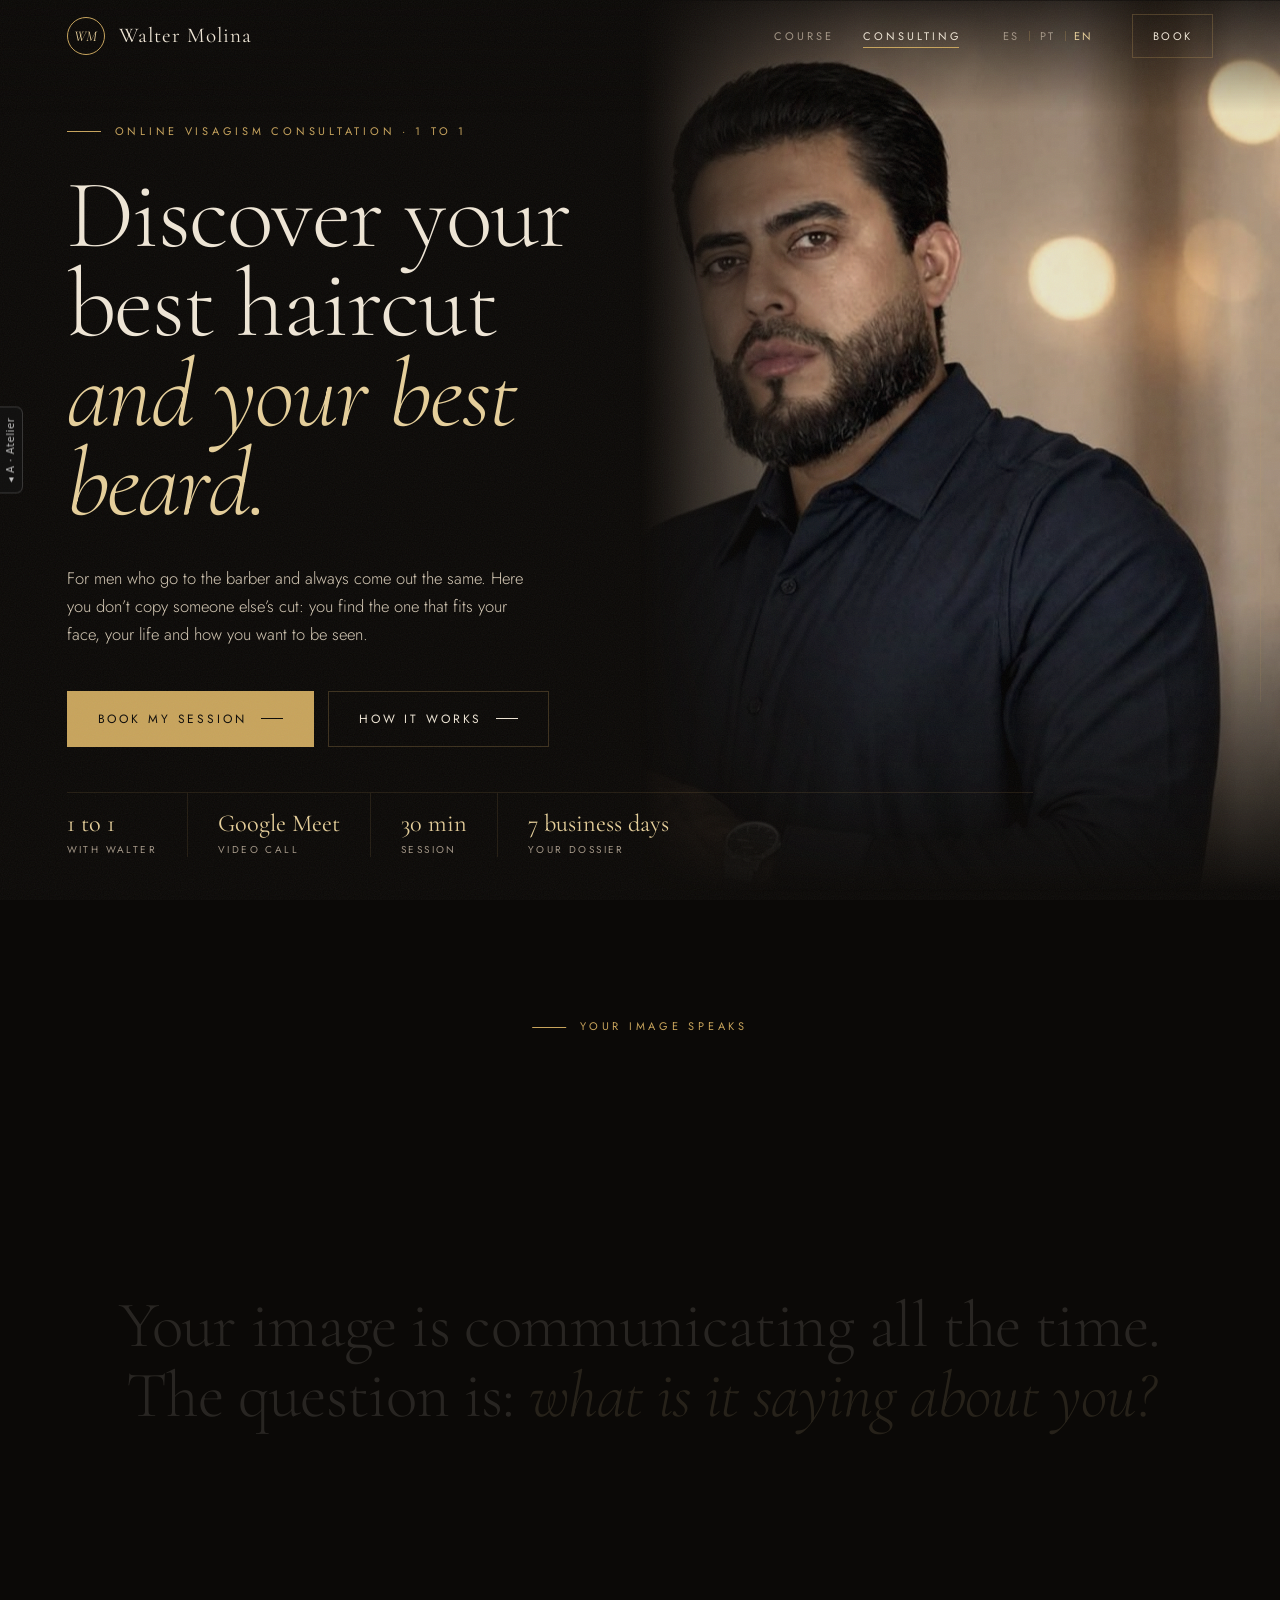
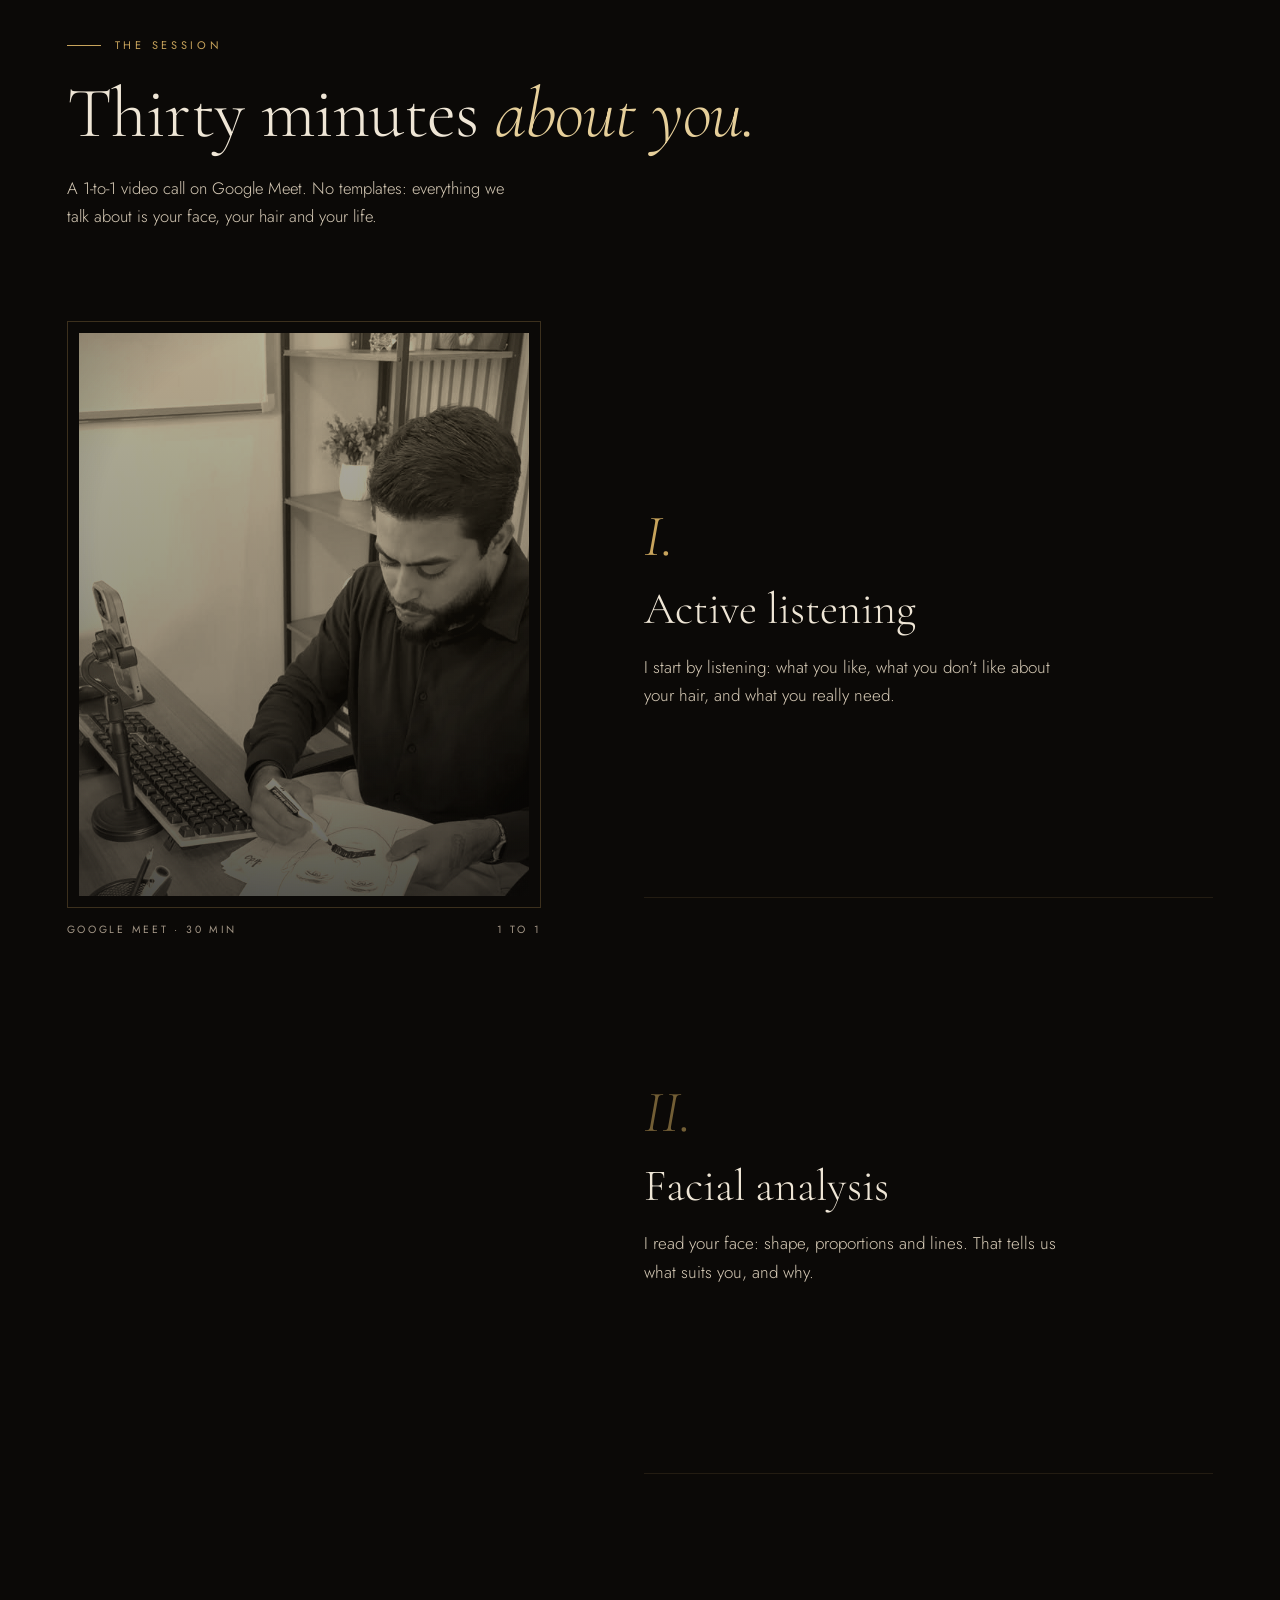
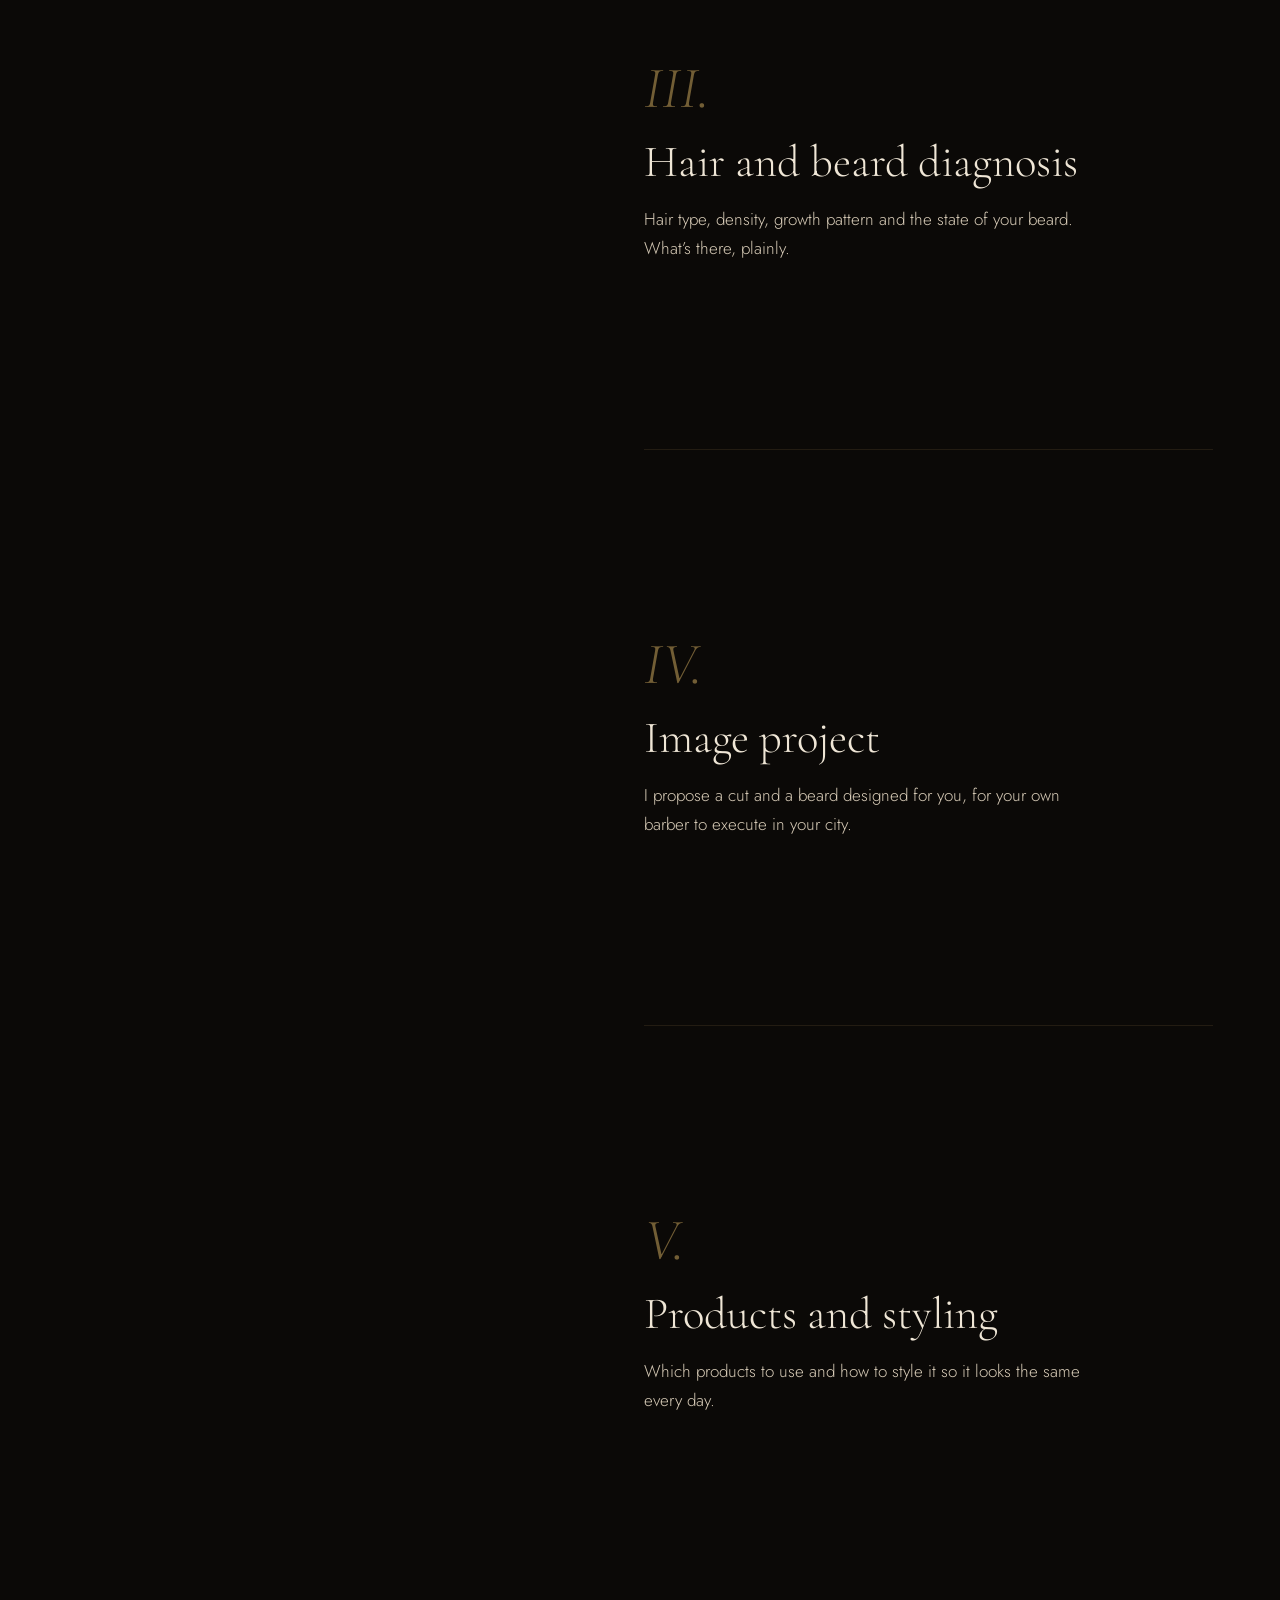
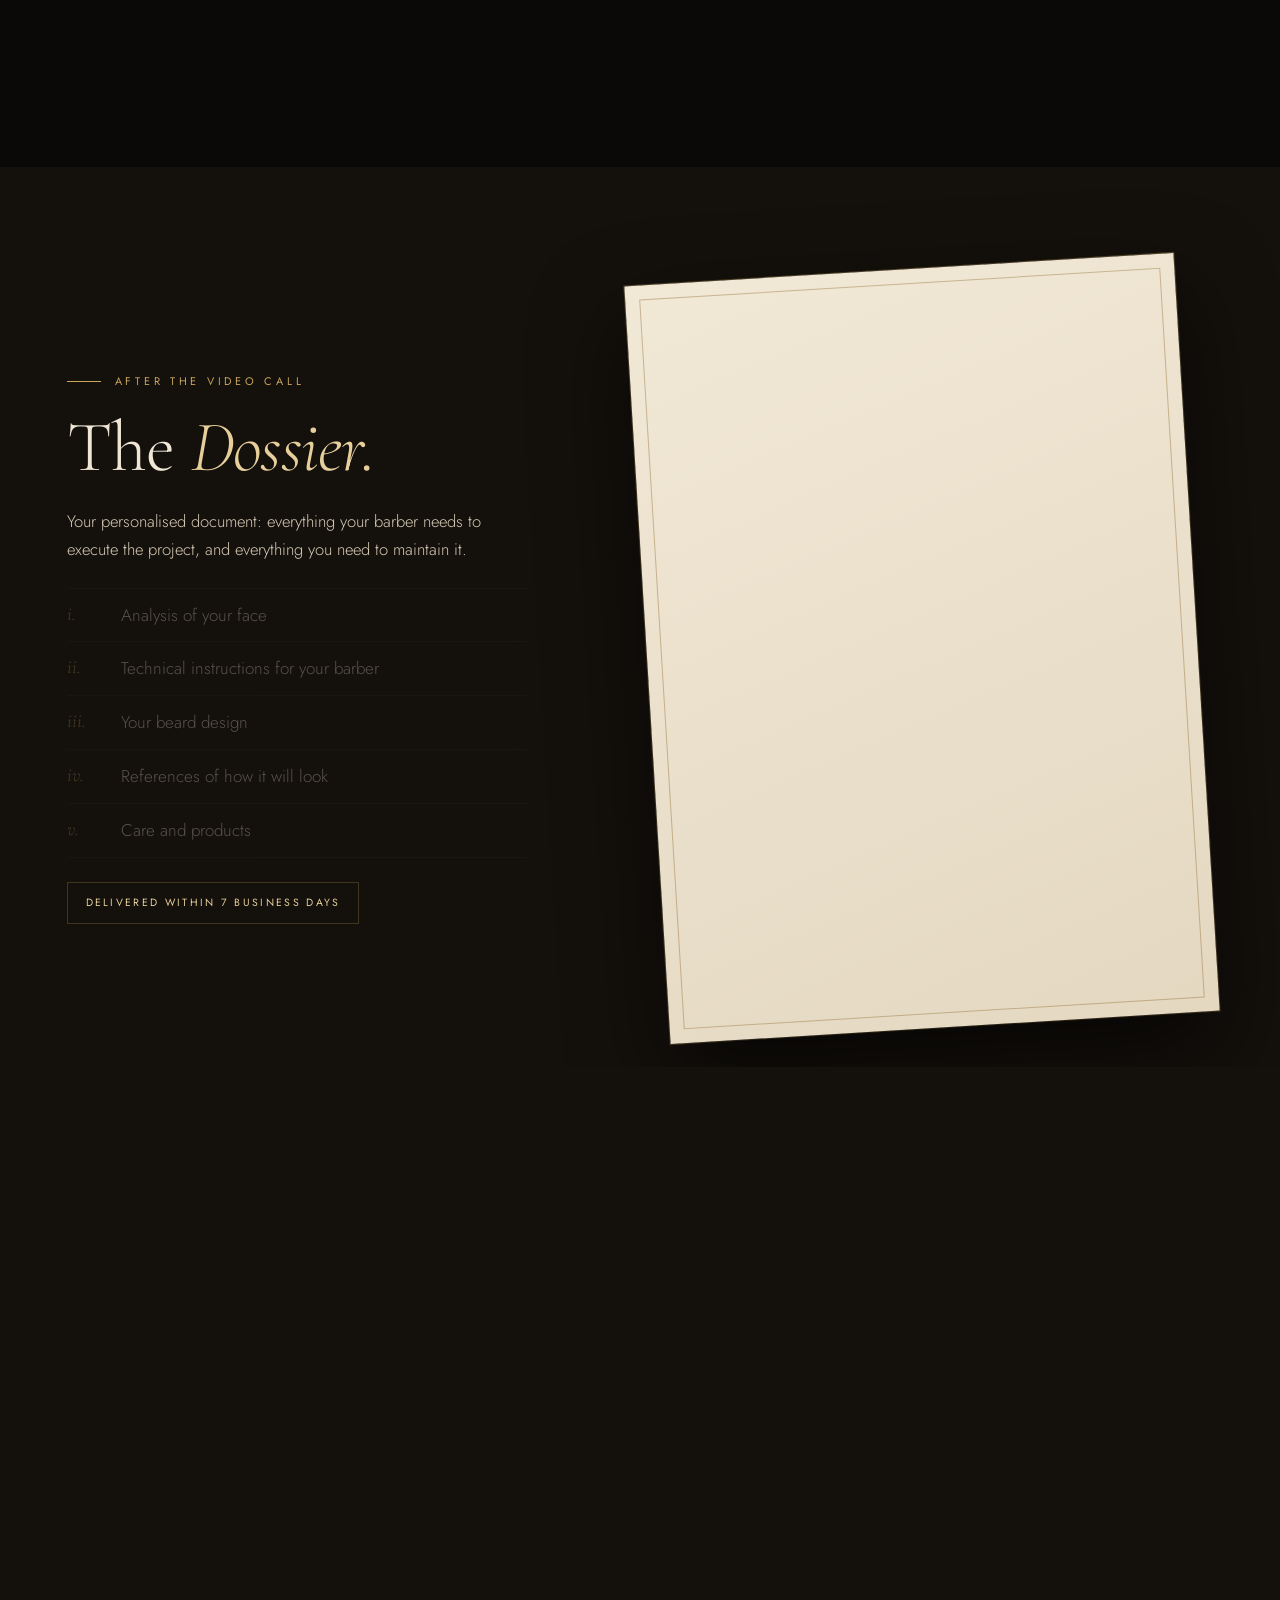
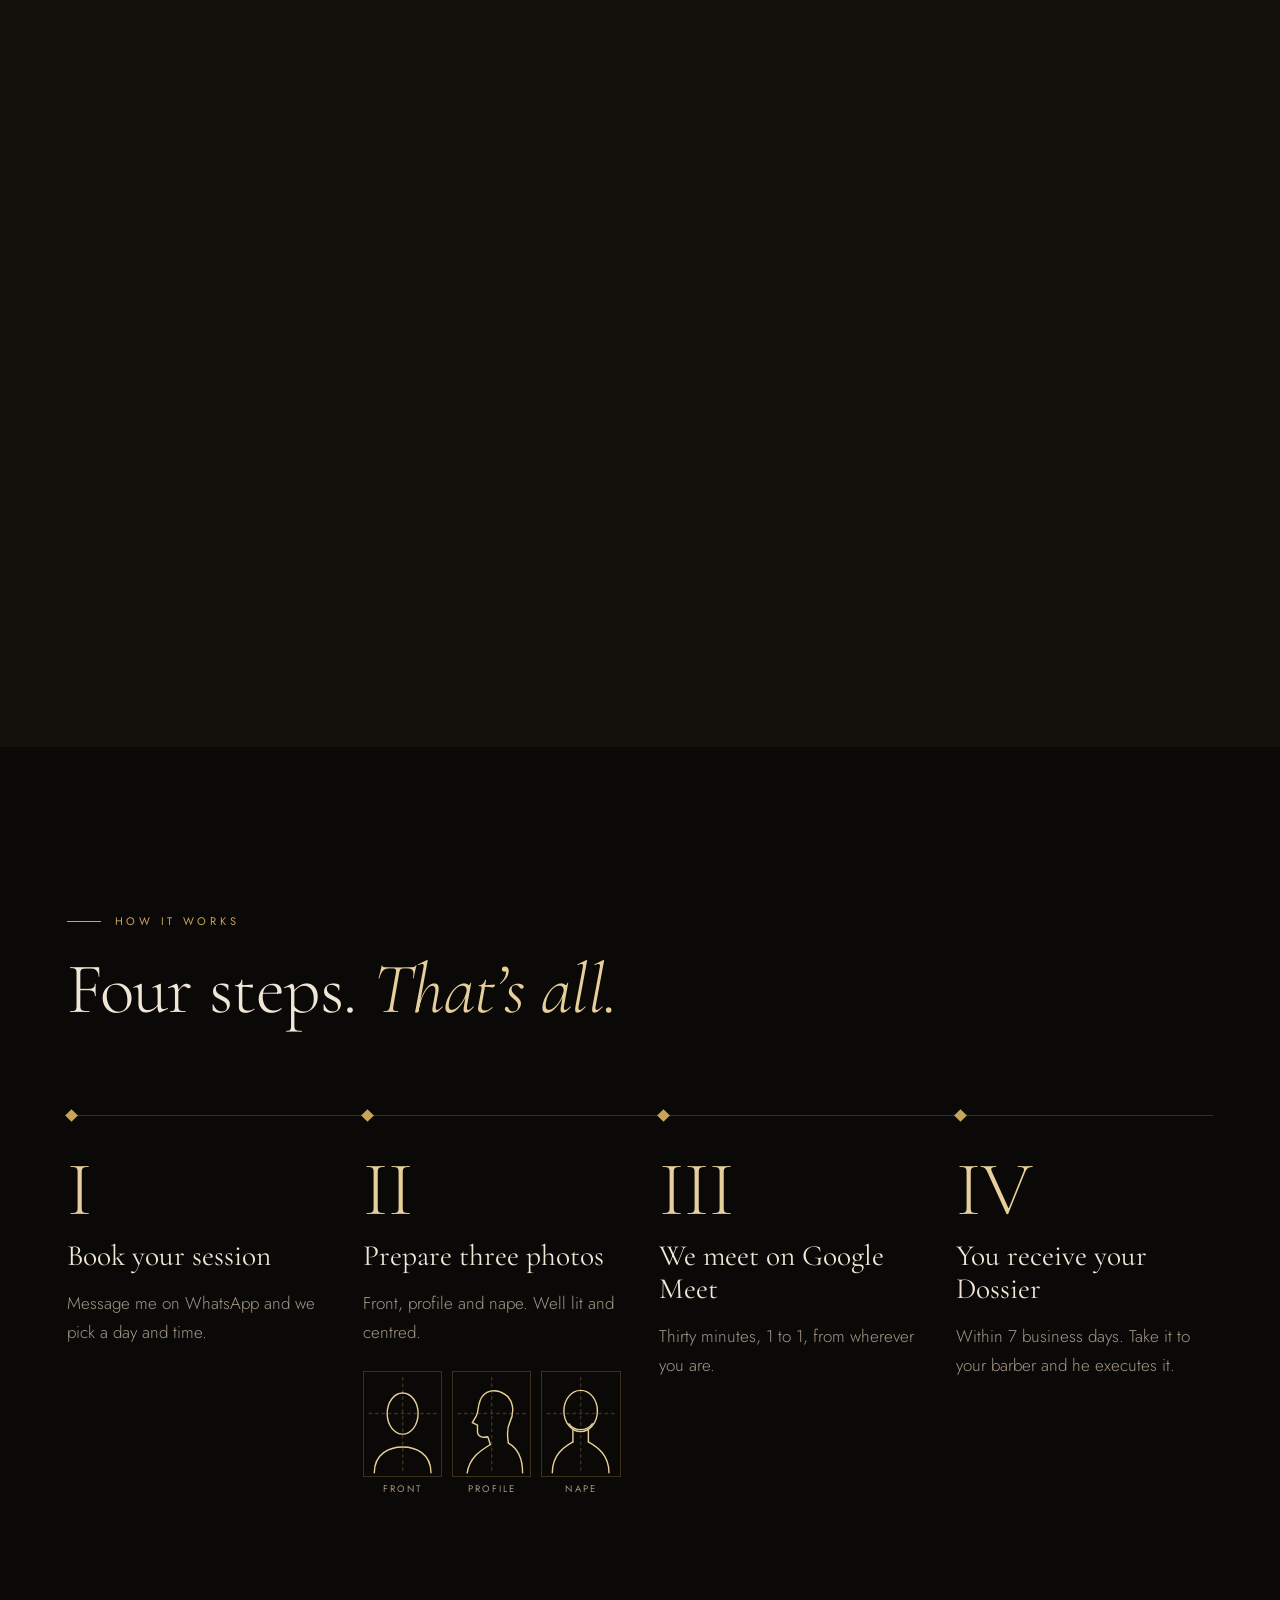
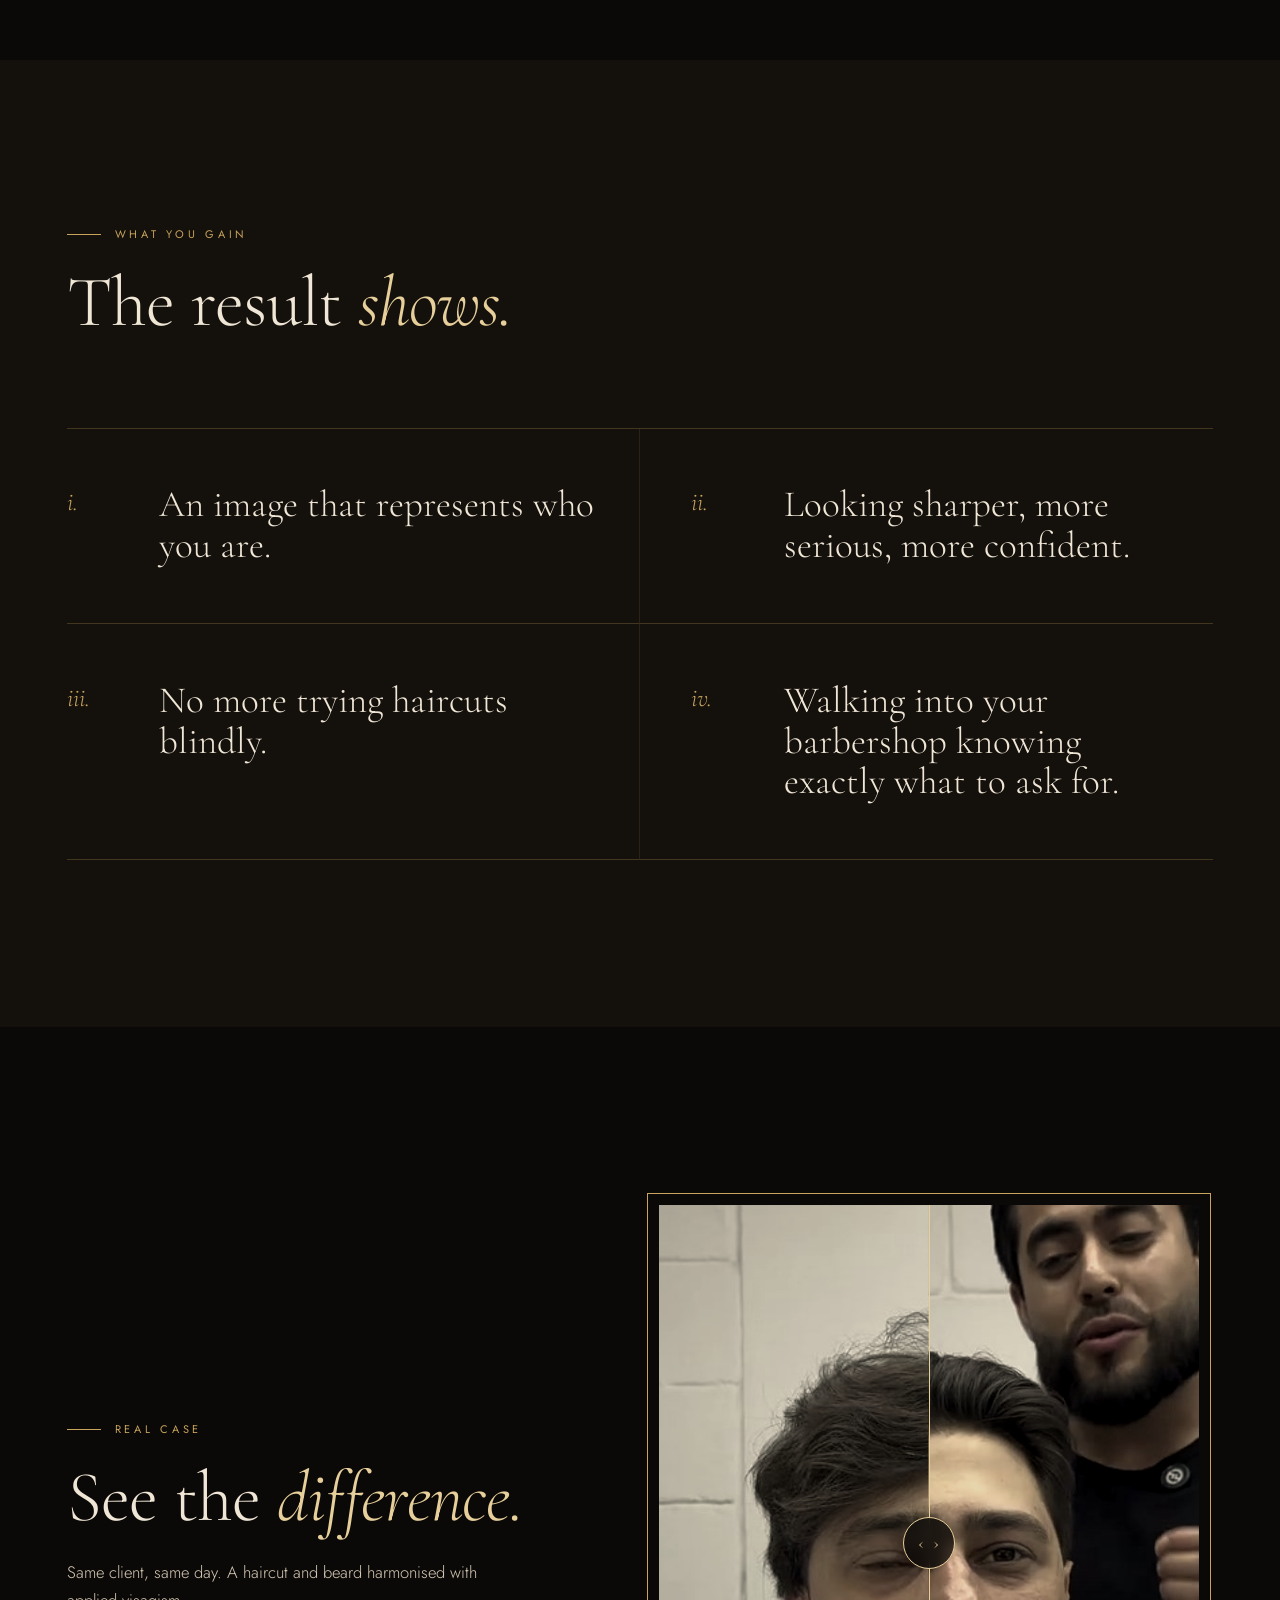
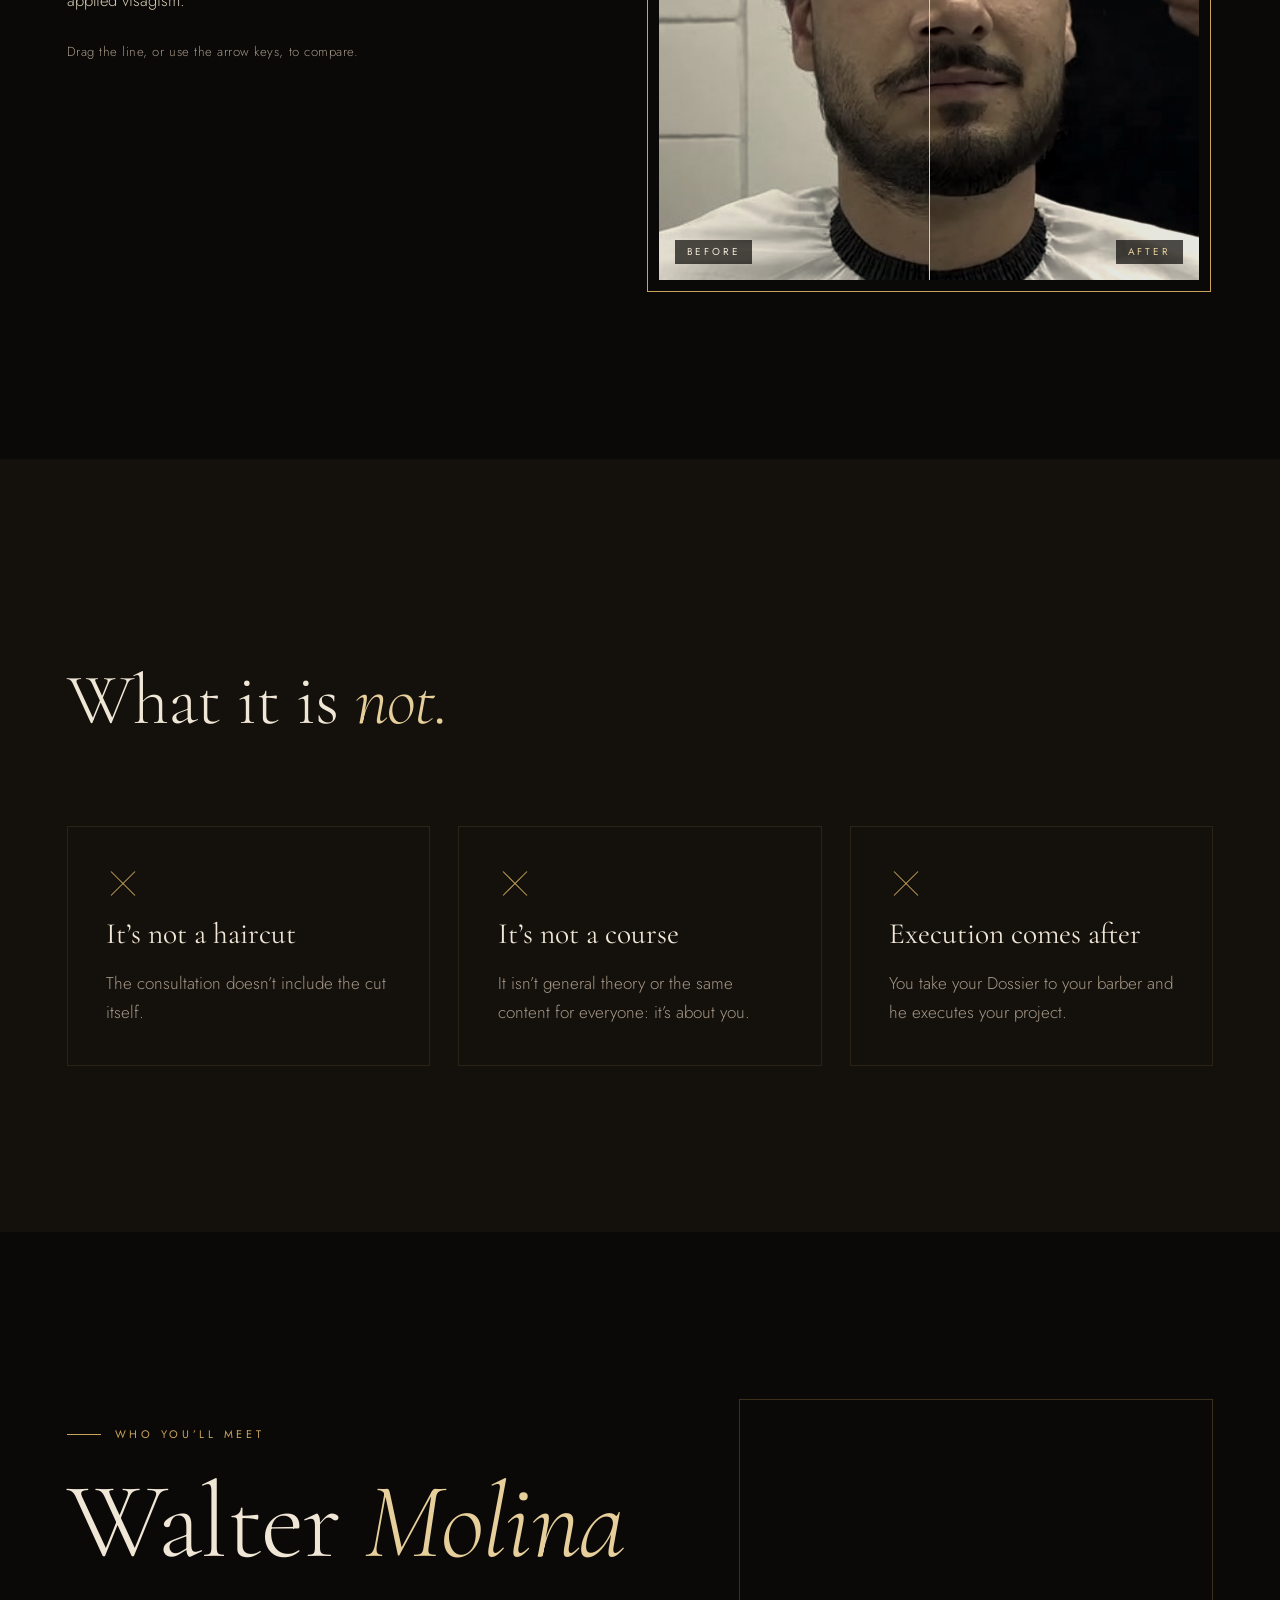
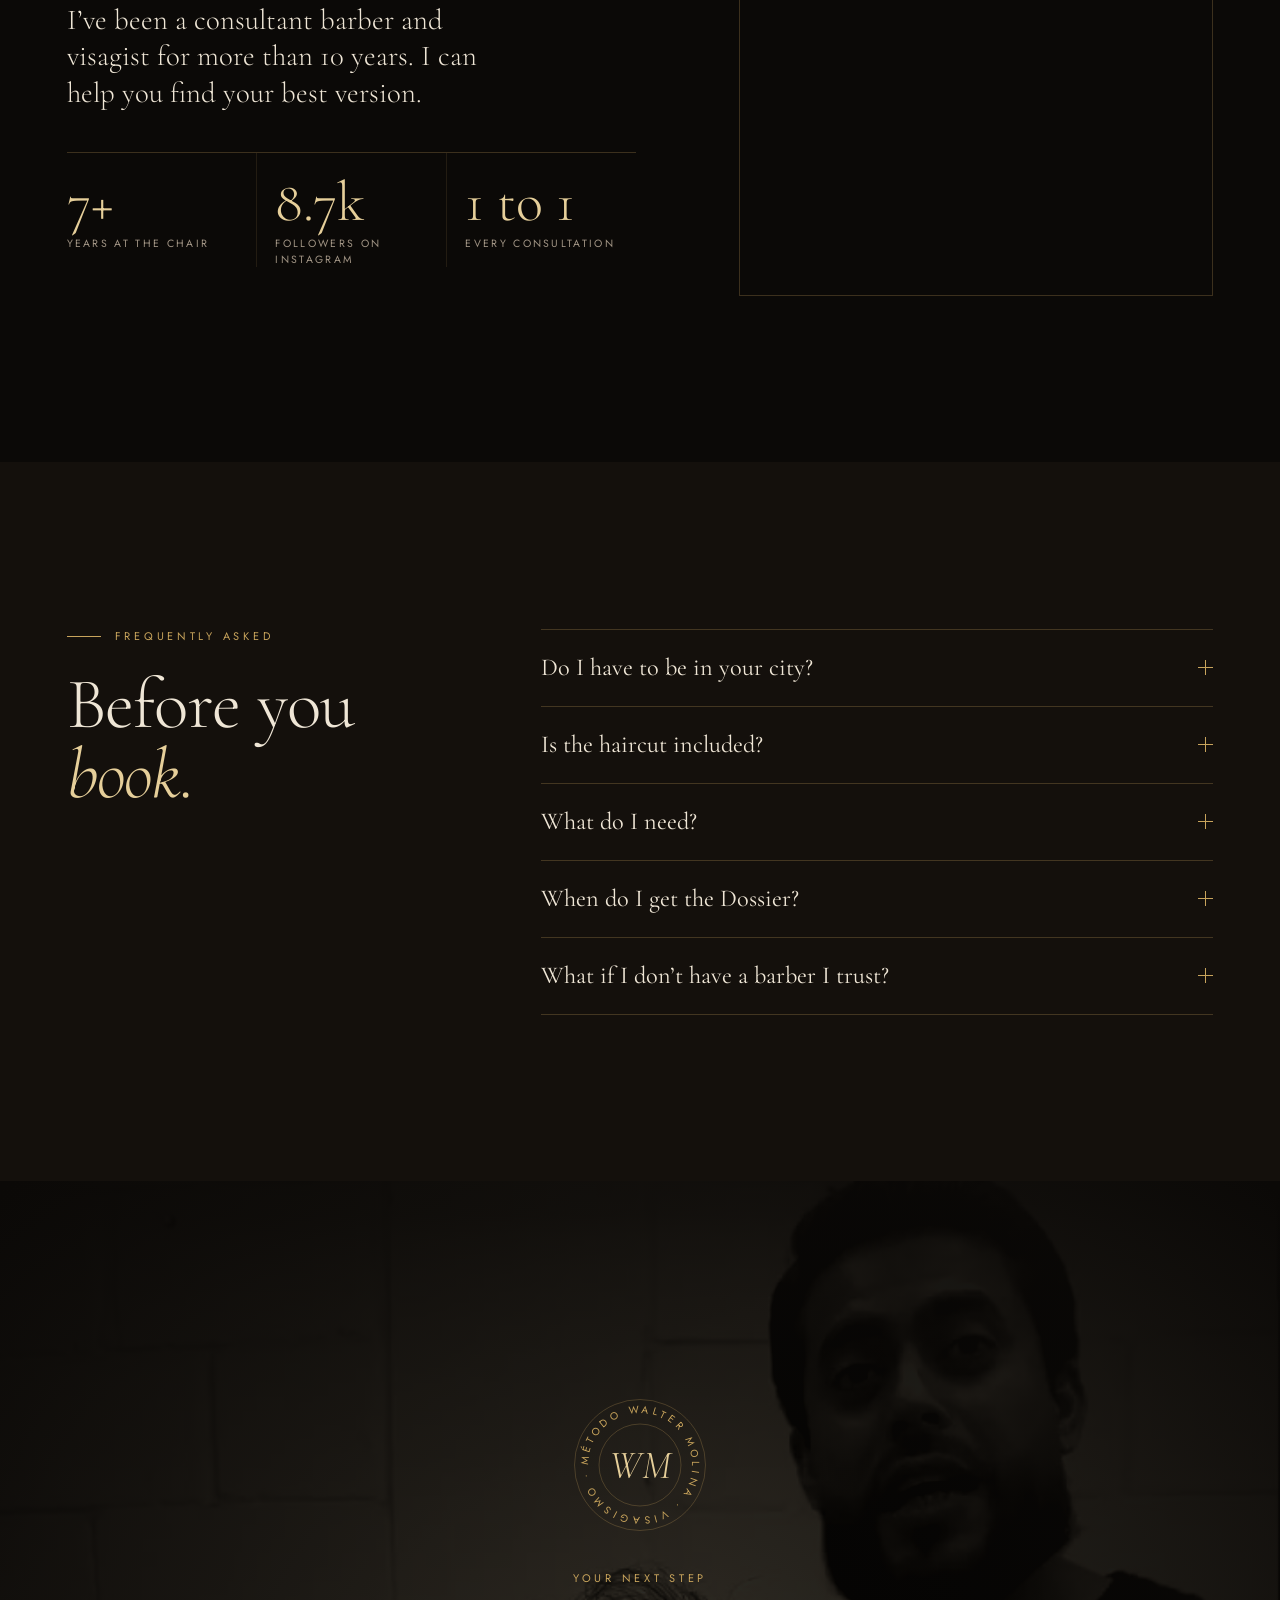
<file: atelier/consultoria.html>
<!doctype html>
<html lang="es">
<head>
<meta charset="utf-8">
<meta name="viewport" content="width=device-width, initial-scale=1">
<title data-i18n="title">Consultoría de Visagismo Online — Walter Molina</title>
<meta name="description" content="Consultoría de visagismo online 1 a 1 con Walter Molina: descubrí tu mejor corte y tu mejor barba.">
<meta name="theme-color" content="#0b0907">
<link rel="icon" href="data:image/svg+xml,%3Csvg xmlns='http://www.w3.org/2000/svg' viewBox='0 0 64 64'%3E%3Ccircle cx='32' cy='32' r='32' fill='%230b0907'/%3E%3Ccircle cx='32' cy='32' r='28.5' fill='none' stroke='%23c8a45c' stroke-width='2'/%3E%3Ctext x='32' y='41' text-anchor='middle' font-family='Georgia,serif' font-style='italic' font-size='24' fill='%23e6cf9a'%3EWM%3C/text%3E%3C/svg%3E">
<script>document.documentElement.classList.add('js')</script>
<link rel="preconnect" href="https://fonts.googleapis.com">
<link rel="preconnect" href="https://fonts.gstatic.com" crossorigin>
<link href="https://fonts.googleapis.com/css2?family=Cormorant+Garamond:ital,wght@0,300;0,400;0,500;1,300;1,400&family=Jost:wght@300;400;500&display=swap" rel="stylesheet">
<link rel="stylesheet" href="style.css">
</head>
<body data-proto="A · Atelier">

<header class="hdr">
  <a class="brand" href="consultoria.html" aria-label="Walter Molina">
    <span class="seal" aria-hidden="true">WM</span>
    <span class="brand__name">Walter Molina</span>
  </a>
  <nav class="nav" aria-label="Principal" data-i18n-attr="aria-label:a_nav">
    <a href="curso.html" data-i18n="nav_curso">Curso</a>
    <a href="consultoria.html" aria-current="page" data-i18n="nav_cons">Consultoría</a>
  </nav>
  <div class="lang" role="group" aria-label="Idioma" data-i18n-attr="aria-label:a_lang">
    <button type="button" data-lang-btn="es">ES</button>
    <button type="button" data-lang-btn="pt">PT</button>
    <button type="button" data-lang-btn="en">EN</button>
  </div>
  <a class="btn btn--ghost btn--sm hdr__cta" href="#reservar" data-wa="consultoria" data-i18n="hdr_cta">Reservar</a>
</header>

<div class="rail" aria-hidden="true"></div>

<main>

<!-- ============================================================ HERO -->
<section class="chero" data-view aria-labelledby="h1">
  <div class="chero__img">
    <img src="../assets/img/walter-full.jpg" alt="Retrato de Walter Molina, barbero consultor y visagista" data-i18n-attr="alt:alt_walter">
  </div>
  <div class="chero__txt">
    <p class="eyebrow" data-reveal data-i18n="hero_eyebrow">Consultoría de visagismo online · 1 a 1</p>
    <h1 class="h1" id="h1" data-split data-reveal="words" style="--d:.15s" data-i18n="h1">Descubrí tu mejor corte <em>y tu mejor barba.</em></h1>
    <p class="lead" data-reveal style="--d:.75s" data-i18n="hero_sub">Para hombres que van a la barbería y salen siempre igual. Acá no copiás el corte de otro: descubrís el que va con tu rostro, tu vida y cómo querés que te vean.</p>
    <div class="cta-row" data-reveal style="--d:.9s">
      <a class="btn" href="#reservar" data-wa="consultoria" data-i18n="cta_book">Reservar mi horario</a>
      <a class="btn btn--ghost" href="#sesion" data-i18n="cta_how">Cómo funciona</a>
    </div>
    <div class="meta" data-reveal style="--d:1.05s">
      <div><b data-i18n="mt1">1 a 1</b><span data-i18n="mt1s">Con Walter</span></div>
      <div><b>Google Meet</b><span data-i18n="mt2s">Videollamada</span></div>
      <div><b data-i18n="mt3">30 min</b><span data-i18n="mt3s">De sesión</span></div>
      <div><b data-i18n="mt4">7 días hábiles</b><span data-i18n="mt4s">Tu Dossier</span></div>
    </div>
  </div>
</section>

<!-- ============================================================ GANCHO -->
<section class="say" data-scene aria-label="Tu imagen habla" data-i18n-attr="aria-label:a_say">
  <div class="say__pin">
    <span class="eyebrow say__mark" data-i18n="say_eyebrow">Tu imagen habla</span>
    <p class="say__txt" data-split data-i18n="say">Tu imagen comunica todo el tiempo. La pregunta es: <em>¿qué está diciendo de vos?</em></p>
  </div>
</section>

<!-- ========================================================= LA SESIÓN -->
<section class="sec" id="sesion" aria-labelledby="ses-t">
  <div class="wrap">
    <div class="sec__head">
      <span class="eyebrow" data-reveal data-i18n="ses_eyebrow">La sesión</span>
      <h2 class="h2" id="ses-t" data-reveal data-i18n="ses_t">Treinta minutos <em>sobre vos.</em></h2>
      <p class="lead" data-reveal data-i18n="ses_d">Una videollamada 1 a 1 por Google Meet. Sin plantillas: todo lo que hablamos es sobre tu rostro, tu pelo y tu vida.</p>
    </div>

    <div class="session" data-active="0">
      <div class="session__stick" aria-hidden="true">
        <div class="session__frame frame">
          <div class="ph"><img src="../assets/img/consulta-mesa.jpg" alt="" loading="lazy"></div>
          <div class="ph"><img src="../assets/img/medicion.jpg" alt="" loading="lazy"></div>
          <div class="ph"><img src="../assets/img/cliente-frente.jpg" alt="" loading="lazy"></div>
          <div class="ph"><img src="../assets/img/corte-perfil.jpg" alt="" loading="lazy"></div>
          <div class="ph"><img src="../assets/img/barba.jpg" alt="" loading="lazy"></div>
        </div>
        <p class="cap"><span>Google Meet · 30 min</span><span data-i18n="mt1">1 a 1</span></p>
      </div>

      <div class="session__list">
        <article class="sitem">
          <span class="sitem__n" aria-hidden="true">I.</span>
          <h3 class="h3" data-i18n="s1_t">Escucha activa</h3>
          <p data-i18n="s1_d">Empiezo escuchándote: qué te gusta, qué no te gusta de tu pelo y cuál es tu necesidad real.</p>
          <figure class="ph"><img style="object-position:50% 34%" src="../assets/img/consulta-mesa.jpg" alt="Walter Molina en su escritorio durante una consultoría" data-i18n-attr="alt:alt_s1" loading="lazy"></figure>
        </article>
        <article class="sitem">
          <span class="sitem__n" aria-hidden="true">II.</span>
          <h3 class="h3" data-i18n="s2_t">Análisis facial</h3>
          <p data-i18n="s2_d">Leo tu rostro: formato, proporciones y líneas. De ahí sale qué te favorece y por qué.</p>
          <figure class="ph"><img style="object-position:50% 60%" src="../assets/img/medicion.jpg" alt="Medición de proporciones sobre un rostro" data-i18n-attr="alt:alt_s2" loading="lazy"></figure>
        </article>
        <article class="sitem">
          <span class="sitem__n" aria-hidden="true">III.</span>
          <h3 class="h3" data-i18n="s3_t">Diagnóstico de cabello y barba</h3>
          <p data-i18n="s3_d">Tipo de pelo, densidad, crecimiento y cómo viene tu barba. Lo que hay, sin vueltas.</p>
          <figure class="ph"><img style="object-position:50% 82%" src="../assets/img/cliente-frente.jpg" alt="Cliente de frente antes del corte" data-i18n-attr="alt:alt_s3" loading="lazy"></figure>
        </article>
        <article class="sitem">
          <span class="sitem__n" aria-hidden="true">IV.</span>
          <h3 class="h3" data-i18n="s4_t">Proyecto de imagen</h3>
          <p data-i18n="s4_d">Te propongo un corte y una barba pensados para vos, para que tu barbero los ejecute en tu ciudad.</p>
          <figure class="ph"><img style="object-position:50% 38%" src="../assets/img/corte-perfil.jpg" alt="Corte terminado visto de perfil" data-i18n-attr="alt:alt_s4" loading="lazy"></figure>
        </article>
        <article class="sitem">
          <span class="sitem__n" aria-hidden="true">V.</span>
          <h3 class="h3" data-i18n="s5_t">Productos y finalización</h3>
          <p data-i18n="s5_d">Qué productos usar y cómo peinarte para que te quede igual todos los días.</p>
          <figure class="ph"><img style="object-position:50% 40%" src="../assets/img/barba.jpg" alt="Barba perfilada vista de costado" data-i18n-attr="alt:alt_s5" loading="lazy"></figure>
        </article>
      </div>
    </div>
  </div>
</section>

<!-- ======================================================== EL DOSSIER -->
<section class="dos" id="dossier" data-scene aria-labelledby="dos-t">
  <div class="dos__pin">
    <div class="dos__txt">
      <span class="eyebrow" data-i18n="dos_eyebrow">Después de la videollamada</span>
      <h2 class="h2" id="dos-t" data-i18n="dos_t">El <em>Dossier.</em></h2>
      <p class="lead" data-i18n="dos_d">Tu documento personalizado: todo lo que tu barbero necesita para ejecutar el proyecto, y todo lo que vos necesitás para mantenerlo.</p>
      <ul class="dos__list">
        <li style="--t:.16"><i aria-hidden="true">i.</i><span data-i18n="dl1">Análisis de tu rostro</span></li>
        <li style="--t:.32"><i aria-hidden="true">ii.</i><span data-i18n="dl2">Indicaciones técnicas para tu barbero</span></li>
        <li style="--t:.44"><i aria-hidden="true">iii.</i><span data-i18n="dl3">Diseño de tu barba</span></li>
        <li style="--t:.58"><i aria-hidden="true">iv.</i><span data-i18n="dl4">Referencias de cómo va a quedar</span></li>
        <li style="--t:.72"><i aria-hidden="true">v.</i><span data-i18n="dl5">Cuidados y productos</span></li>
      </ul>
      <p class="dos__due" data-i18n="dos_due">Entrega en hasta 7 días hábiles</p>
    </div>

    <div class="doc-wrap">
      <div class="doc" role="img" aria-label="Ejemplo ilustrativo del Dossier de imagen" data-i18n-attr="aria-label:alt_doc">
        <div class="doc__in" aria-hidden="true">
          <div class="doc__top piece" style="--t:.03">
            <div><small>Método Walter Molina</small><strong data-i18n="dc_title">Dossier de imagen</strong></div>
            <span class="doc__seal">WM</span>
          </div>

          <div class="doc__body">
            <div class="dsec dsec--full piece" style="--t:.16">
              <h5><i>i.</i><span data-i18n="dc1">Análisis facial</span></h5>
              <div class="dface">
                <svg viewBox="0 0 60 76" aria-hidden="true">
                  <path d="M30 6C17 6 12 16 12 30c0 16 8 32 18 36 10-4 18-20 18-36C48 16 43 6 30 6Z"/>
                  <path d="M13 24C16 12 24 9 30 9s14 3 17 15"/>
                  <path d="M20 33h6M34 33h6M30 34v9M25 52h10"/>
                  <path class="g" d="M4 20h52M4 35h52M4 50h52M30 1v74"/>
                </svg>
                <div>
                  <p class="drow" data-i18n="dc1a">Formato</p>
                  <p class="drow" data-i18n="dc1b">Tercios</p>
                  <p class="drow" data-i18n="dc1c">Perfil</p>
                </div>
              </div>
            </div>

            <div class="dsec piece" style="--t:.32">
              <h5><i>ii.</i><span data-i18n="dc2">Corte</span></h5>
              <p class="drow" data-i18n="dc2a">Laterales</p>
              <p class="drow" data-i18n="dc2b">Parte superior</p>
              <p class="drow" data-i18n="dc2c">Nuca</p>
            </div>

            <div class="dsec piece" style="--t:.44">
              <h5><i>iii.</i><span data-i18n="dc3">Barba</span></h5>
              <p class="drow" data-i18n="dc3a">Diseño</p>
              <p class="drow" data-i18n="dc3b">Líneas</p>
              <p class="drow" data-i18n="dc3c">Volumen</p>
            </div>

            <div class="dsec dsec--full piece" style="--t:.58">
              <h5><i>iv.</i><span data-i18n="dc4">Referencias</span></h5>
              <div class="drefs">
                <img src="../assets/img/despues.jpg" alt="" loading="lazy">
                <img src="../assets/img/corte-perfil.jpg" alt="" loading="lazy">
                <img src="../assets/img/barba.jpg" alt="" loading="lazy">
              </div>
            </div>

            <div class="dsec dsec--full piece" style="--t:.72">
              <h5><i>v.</i><span data-i18n="dc5">Cuidados y productos</span></h5>
              <ul class="dchk" style="grid-template-columns:1fr 1fr">
                <li data-i18n="dc5a">Producto de peinado</li>
                <li data-i18n="dc5b">Rutina de barba</li>
                <li data-i18n="dc5c">Cómo peinarte</li>
                <li data-i18n="dc5d">Mantenimiento</li>
              </ul>
            </div>
          </div>

          <div class="doc__foot piece" style="--t:.84">
            <span data-i18n="dc_for">Para tu barbero</span>
            <em>Walter Molina</em>
          </div>
        </div>
      </div>
    </div>
  </div>
</section>

<!-- ============================================================= PASOS -->
<section class="sec" id="pasos" aria-labelledby="pas-t">
  <div class="wrap">
    <div class="sec__head">
      <span class="eyebrow" data-reveal data-i18n="pas_eyebrow">Cómo funciona</span>
      <h2 class="h2" id="pas-t" data-reveal data-i18n="pas_t">Cuatro pasos. <em>Nada más.</em></h2>
    </div>
    <ol class="steps">
      <li class="step" data-reveal>
        <span class="step__n" aria-hidden="true">I</span>
        <h3 class="h3" data-i18n="p1_t">Reservá tu horario</h3>
        <p data-i18n="p1_d">Escribime por WhatsApp y elegimos día y hora.</p>
      </li>
      <li class="step" data-reveal style="--d:.12s">
        <span class="step__n" aria-hidden="true">II</span>
        <h3 class="h3" data-i18n="p2_t">Prepará tres fotos</h3>
        <p data-i18n="p2_d">Frente, perfil y nuca. Bien iluminadas y centradas.</p>
        <div class="shots" aria-hidden="true">
          <figure><svg viewBox="0 0 60 80"><path class="g" d="M30 4v72M4 32h52"/><ellipse cx="30" cy="32" rx="12" ry="16"/><path d="M8 78c0-15 12-20 22-20s22 5 22 20"/></svg><figcaption data-i18n="sh1">Frente</figcaption></figure>
          <figure><svg viewBox="0 0 60 80"><path class="g" d="M30 4v72M4 32h52"/><path d="M40 17c-7-5-16-3-19 5-2 5-1 8-3 12l-3 5 4 2v5c0 4 4 5 8 4l2 6"/><path d="M40 17c7 4 8 14 4 22-2 4-2 10-1 16"/><path d="M11 78c2-12 10-17 18-22M43 55c7 4 11 11 11 23"/></svg><figcaption data-i18n="sh2">Perfil</figcaption></figure>
          <figure><svg viewBox="0 0 60 80"><path class="g" d="M30 4v72M4 32h52"/><ellipse cx="30" cy="30" rx="13" ry="16"/><path d="M21 40c4 6 14 6 18 0M24 45v9M36 45v9"/><path d="M8 78c0-14 9-20 16-24M36 54c7 4 16 10 16 24"/></svg><figcaption data-i18n="sh3">Nuca</figcaption></figure>
        </div>
      </li>
      <li class="step" data-reveal style="--d:.24s">
        <span class="step__n" aria-hidden="true">III</span>
        <h3 class="h3" data-i18n="p3_t">Nos vemos en Google Meet</h3>
        <p data-i18n="p3_d">Treinta minutos, 1 a 1, desde donde estés.</p>
      </li>
      <li class="step" data-reveal style="--d:.36s">
        <span class="step__n" aria-hidden="true">IV</span>
        <h3 class="h3" data-i18n="p4_t">Recibís tu Dossier</h3>
        <p data-i18n="p4_d">En hasta 7 días hábiles. Lo llevás a tu barbero y él lo ejecuta.</p>
      </li>
    </ol>
  </div>
</section>

<!-- ========================================================== QUÉ GANÁS -->
<section class="sec sec--tint" aria-labelledby="gan-t">
  <div class="wrap">
    <div class="sec__head">
      <span class="eyebrow" data-reveal data-i18n="gan_eyebrow">Qué vas a ganar</span>
      <h2 class="h2" id="gan-t" data-reveal data-i18n="gan_t">El resultado <em>se nota.</em></h2>
    </div>
    <ul class="gains">
      <li class="gain" data-reveal><i aria-hidden="true">i.</i><p data-i18n="g1">Una imagen que representa quién sos.</p></li>
      <li class="gain" data-reveal style="--d:.1s"><i aria-hidden="true">ii.</i><p data-i18n="g2">Verte más prolijo, más serio, más seguro.</p></li>
      <li class="gain" data-reveal><i aria-hidden="true">iii.</i><p data-i18n="g3">Dejar de probar cortes a ciegas.</p></li>
      <li class="gain" data-reveal style="--d:.1s"><i aria-hidden="true">iv.</i><p data-i18n="g4">Llegar a tu barbería sabiendo exactamente qué pedir.</p></li>
    </ul>
  </div>
</section>

<!-- ===================================================== ANTES / DESPUÉS -->
<section class="sec" id="caso" aria-labelledby="ba-t">
  <div class="wrap ba-grid">
    <div class="ba-grid__txt">
      <span class="eyebrow" data-reveal data-i18n="ba_eyebrow">Caso real</span>
      <h2 class="h2" id="ba-t" data-reveal data-i18n="ba_t">Mirá la <em>diferencia.</em></h2>
      <p class="lead" data-reveal data-i18n="ba_d">Mismo cliente, mismo día. Un corte y una barba armonizados con visagismo aplicado.</p>
      <p class="small" data-reveal data-i18n="ba_hint">Arrastrá la línea, o usá las flechas del teclado, para comparar.</p>
    </div>
    <div class="ba" data-reveal>
      <img src="../assets/img/despues.jpg" alt="Después: corte y barba armonizados con visagismo" data-i18n-attr="alt:alt_after" loading="lazy">
      <div class="ba__before"><img src="../assets/img/antes.jpg" alt="Antes: el mismo cliente al llegar" data-i18n-attr="alt:alt_before" loading="lazy"></div>
      <span class="ba__lab ba__lab--a" data-i18n="ba_a">Antes</span>
      <span class="ba__lab ba__lab--b" data-i18n="ba_b">Después</span>
      <span class="ba__bar" aria-hidden="true"></span>
      <input type="range" min="0" max="100" value="50" step="1" aria-label="Comparar antes y después" data-i18n-attr="aria-label:a_ba">
    </div>
  </div>
</section>

<!-- ========================================================== QUÉ NO ES -->
<section class="sec sec--tint" aria-labelledby="not-t">
  <div class="wrap">
    <div class="sec__head">
      <span class="eyebrow" data-reveal data-i18n="not_eyebrow">Para que quede claro</span>
      <h2 class="h2" id="not-t" data-reveal data-i18n="not_t">Lo que <em>no</em> es.</h2>
    </div>
    <div class="nots">
      <article class="not" data-reveal><span class="not__x" aria-hidden="true"></span><h3 class="h3" data-i18n="n1_t">No es un corte</h3><p data-i18n="n1_d">La consultoría no incluye el corte en sí.</p></article>
      <article class="not" data-reveal style="--d:.12s"><span class="not__x" aria-hidden="true"></span><h3 class="h3" data-i18n="n2_t">No es un curso</h3><p data-i18n="n2_d">No es teoría general ni contenido igual para todos: es sobre vos.</p></article>
      <article class="not" data-reveal style="--d:.24s"><span class="not__x" aria-hidden="true"></span><h3 class="h3" data-i18n="n3_t">La ejecución va después</h3><p data-i18n="n3_d">Llevás tu Dossier a tu barbero y él ejecuta tu proyecto.</p></article>
    </div>
  </div>
</section>

<!-- ======================================================= SOBRE WALTER -->
<section class="sec" id="walter" aria-labelledby="ab-t">
  <div class="wrap about">
    <div class="who__txt">
      <span class="eyebrow" data-reveal data-i18n="ab_eyebrow">Quién te atiende</span>
      <h2 class="h1" id="ab-t" data-split data-reveal="words">Walter <em>Molina</em></h2>
      <p class="quote" data-reveal data-i18n="ab_q">Soy barbero consultor y visagista hace más de 10 años. Te puedo ayudar a encontrar tu mejor versión.</p>
      <div class="stats" data-reveal>
        <div><b><span data-count="10">10</span>+</b><span data-i18n="st1">años de oficio</span></div>
        <div><b data-i18n="st2n">8,7k</b><span data-i18n="st2">seguidores en Instagram</span></div>
        <div><b data-i18n="mt1">1 a 1</b><span data-i18n="st3">cada consultoría</span></div>
      </div>
    </div>
    <div class="about__img frame">
      <div class="ph" data-reveal="clip" style="height:100%"><img src="../assets/img/walter-wood.jpg" alt="Walter Molina" loading="lazy"></div>
    </div>
  </div>
</section>

<!-- =============================================================== FAQ -->
<section class="sec sec--tint" aria-labelledby="faq-t">
  <div class="wrap faq-grid">
    <div class="sec__head" style="margin-bottom:0">
      <span class="eyebrow" data-reveal data-i18n="faq_eyebrow">Preguntas frecuentes</span>
      <h2 class="h2" id="faq-t" data-reveal data-i18n="faq_t">Antes de <em>reservar.</em></h2>
    </div>
    <div class="faq" data-reveal>
      <details><summary data-i18n="q1">¿Tengo que estar en tu ciudad?</summary><p data-i18n="a1">No. La consultoría es 100% online: nos vemos por Google Meet, estés donde estés.</p></details>
      <details><summary data-i18n="q2">¿Incluye el corte?</summary><p data-i18n="a2">No. Te llevás el proyecto y el Dossier; el corte lo ejecuta tu barbero.</p></details>
      <details><summary data-i18n="q3">¿Qué necesito?</summary><p data-i18n="a3">Tres fotos (frente, perfil y nuca) y un celular o una compu con cámara.</p></details>
      <details><summary data-i18n="q4">¿Cuándo recibo el Dossier?</summary><p data-i18n="a4">En hasta 7 días hábiles después de la videollamada.</p></details>
      <details><summary data-i18n="q5">¿Y si no tengo barbero de confianza?</summary><p data-i18n="a5">No hay problema: el Dossier está escrito para que cualquier barbero profesional lo pueda ejecutar.</p></details>
    </div>
  </div>
</section>

<!-- ============================================================ CIERRE -->
<section class="fin" id="reservar" aria-labelledby="fin-t">
  <div class="fin__bg" aria-hidden="true">
    <video data-autoplay muted playsinline loop preload="metadata" poster="../assets/video/transformacion.jpg"><source src="../assets/video/transformacion.mp4" type="video/mp4"></video>
  </div>
  <div class="wrap">
    <div class="stamp" aria-hidden="true">
      <svg viewBox="0 0 132 132"><defs><path id="ring" d="M66 66m-52 0a52 52 0 1 1 104 0a52 52 0 1 1-104 0"/></defs><circle cx="66" cy="66" r="65.5"/><circle cx="66" cy="66" r="41"/><text><textPath href="#ring" textLength="320">MÉTODO WALTER MOLINA · VISAGISMO ·</textPath></text></svg>
      <b>WM</b>
    </div>
    <span class="eyebrow eyebrow--bare" data-reveal data-i18n="fin_eyebrow">Tu próximo paso</span>
    <h2 class="h2" id="fin-t" data-split data-reveal="words" data-i18n="fin_t">Tu imagen puede decir <em>lo que vos querés decir.</em></h2>
    <p class="lead" data-reveal data-i18n="fin_d">Escribime y empezamos tu consultoría online.</p>
    <a class="btn" href="#reservar" data-wa="consultoria" data-reveal data-i18n="cta_want">Quiero mi consultoría</a>
  </div>
</section>

</main>

<footer class="ftr">
  <div class="wrap">
    <div class="ftr__in">
      <div class="ftr__brand">
        <a class="brand" href="consultoria.html"><span class="seal" aria-hidden="true">WM</span><span class="brand__name" style="display:inline">Walter Molina</span></a>
        <p data-i18n="ft_d">Método Walter Molina — visagismo para barberos y consultoría de imagen masculina.</p>
      </div>
      <div>
        <h4 data-i18n="ft_pages">Páginas</h4>
        <ul>
          <li><a href="consultoria.html" data-i18n="ft_cons">Consultoría online</a></li>
          <li><a href="curso.html" data-i18n="ft_curso">Curso Barbero Visagista</a></li>
        </ul>
      </div>
      <div>
        <h4 data-i18n="ft_contact">Contacto</h4>
        <ul>
          <li><a href="https://www.instagram.com/curso_barberovisagista/" target="_blank" rel="noopener">Instagram · @curso_barberovisagista</a></li>
          <li><a href="#reservar" data-wa="consultoria">WhatsApp</a></li>
        </ul>
      </div>
    </div>
    <div class="ftr__legal"><span>© 2026 Walter Molina</span><span data-i18n="ft_legal">Método Walter Molina</span></div>
  </div>
</footer>

<script>
window.I18N = {
  pt: {
    title: 'Consultoria de Visagismo Online — Walter Molina',
    a_nav: 'Principal', a_lang: 'Idioma', a_say: 'Sua imagem fala', a_ba: 'Comparar antes e depois',
    nav_curso: 'Curso', nav_cons: 'Consultoria', hdr_cta: 'Reservar',
    alt_walter: 'Retrato de Walter Molina, barbeiro consultor e visagista',
    hero_eyebrow: 'Consultoria de visagismo online · 1 a 1',
    h1: 'Descubra o seu melhor corte <em>e a sua melhor barba.</em>',
    hero_sub: 'Para homens que vão à barbearia e saem sempre iguais. Aqui você não copia o corte de outra pessoa: descobre o que combina com o seu rosto, a sua vida e como você quer ser visto.',
    cta_book: 'Reservar meu horário', cta_how: 'Como funciona', cta_want: 'Quero minha consultoria',
    mt1: '1 a 1', mt1s: 'Com o Walter', mt2s: 'Videochamada', mt3: '30 min', mt3s: 'De sessão', mt4: '7 dias úteis', mt4s: 'Seu Dossiê',
    say_eyebrow: 'Sua imagem fala',
    say: 'A sua imagem comunica o tempo todo. A pergunta é: <em>o que ela está dizendo sobre você?</em>',
    ses_eyebrow: 'A sessão', ses_t: 'Trinta minutos <em>sobre você.</em>',
    ses_d: 'Uma videochamada 1 a 1 pelo Google Meet. Sem modelos prontos: tudo o que conversamos é sobre o seu rosto, o seu cabelo e a sua vida.',
    s1_t: 'Escuta ativa', s1_d: 'Começo ouvindo você: do que gosta, do que não gosta no seu cabelo e qual é a sua necessidade real.',
    s2_t: 'Análise facial', s2_d: 'Leio o seu rosto: formato, proporções e linhas. Daí sai o que favorece você e por quê.',
    s3_t: 'Diagnóstico de cabelo e barba', s3_d: 'Tipo de fio, densidade, crescimento e como está a sua barba. O que existe, sem rodeios.',
    s4_t: 'Projeto de imagem', s4_d: 'Proponho um corte e uma barba pensados para você, para o seu barbeiro executar na sua cidade.',
    s5_t: 'Produtos e finalização', s5_d: 'Quais produtos usar e como pentear para ficar igual todos os dias.',
    alt_s1: 'Walter Molina na mesa durante uma consultoria', alt_s2: 'Medição de proporções em um rosto', alt_s3: 'Cliente de frente antes do corte', alt_s4: 'Corte finalizado visto de perfil', alt_s5: 'Barba desenhada vista de lado',
    dos_eyebrow: 'Depois da videochamada', dos_t: 'O <em>Dossiê.</em>',
    dos_d: 'O seu documento personalizado: tudo o que o seu barbeiro precisa para executar o projeto, e tudo o que você precisa para mantê-lo.',
    dl1: 'Análise do seu rosto', dl2: 'Indicações técnicas para o seu barbeiro', dl3: 'Desenho da sua barba', dl4: 'Referências de como vai ficar', dl5: 'Cuidados e produtos',
    dos_due: 'Entrega em até 7 dias úteis',
    alt_doc: 'Exemplo ilustrativo do Dossiê de imagem',
    dc_title: 'Dossiê de imagem', dc1: 'Análise facial', dc1a: 'Formato', dc1b: 'Terços', dc1c: 'Perfil',
    dc2: 'Corte', dc2a: 'Laterais', dc2b: 'Parte superior', dc2c: 'Nuca',
    dc3: 'Barba', dc3a: 'Desenho', dc3b: 'Linhas', dc3c: 'Volume',
    dc4: 'Referências', dc5: 'Cuidados e produtos', dc5a: 'Produto de finalização', dc5b: 'Rotina de barba', dc5c: 'Como pentear', dc5d: 'Manutenção',
    dc_for: 'Para o seu barbeiro',
    pas_eyebrow: 'Como funciona', pas_t: 'Quatro passos. <em>Nada mais.</em>',
    p1_t: 'Reserve o seu horário', p1_d: 'Me chame no WhatsApp e escolhemos dia e hora.',
    p2_t: 'Prepare três fotos', p2_d: 'Frente, perfil e nuca. Bem iluminadas e centralizadas.',
    sh1: 'Frente', sh2: 'Perfil', sh3: 'Nuca',
    p3_t: 'Nos vemos no Google Meet', p3_d: 'Trinta minutos, 1 a 1, de onde você estiver.',
    p4_t: 'Você recebe o Dossiê', p4_d: 'Em até 7 dias úteis. Você leva ao seu barbeiro e ele executa.',
    gan_eyebrow: 'O que você ganha', gan_t: 'O resultado <em>aparece.</em>',
    g1: 'Uma imagem que representa quem você é.', g2: 'Ficar mais alinhado, mais sério, mais seguro.',
    g3: 'Parar de testar cortes no escuro.', g4: 'Chegar à barbearia sabendo exatamente o que pedir.',
    ba_eyebrow: 'Caso real', ba_t: 'Veja a <em>diferença.</em>',
    ba_d: 'Mesmo cliente, mesmo dia. Um corte e uma barba harmonizados com visagismo aplicado.',
    ba_hint: 'Arraste a linha, ou use as setas do teclado, para comparar.',
    alt_after: 'Depois: corte e barba harmonizados com visagismo', alt_before: 'Antes: o mesmo cliente ao chegar',
    ba_a: 'Antes', ba_b: 'Depois',
    not_eyebrow: 'Para deixar claro', not_t: 'O que <em>não</em> é.',
    n1_t: 'Não é um corte', n1_d: 'A consultoria não inclui o corte em si.',
    n2_t: 'Não é um curso', n2_d: 'Não é teoria geral nem conteúdo igual para todo mundo: é sobre você.',
    n3_t: 'A execução vem depois', n3_d: 'Você leva o Dossiê ao seu barbeiro e ele executa o seu projeto.',
    ab_eyebrow: 'Quem atende você',
    ab_q: 'Sou barbeiro consultor e visagista há mais de 10 anos. Posso ajudar você a encontrar a sua melhor versão.',
    st1: 'anos de ofício', st2n: '8,7 mil', st2: 'seguidores no Instagram', st3: 'cada consultoria',
    faq_eyebrow: 'Perguntas frequentes', faq_t: 'Antes de <em>reservar.</em>',
    q1: 'Preciso estar na sua cidade?', a1: 'Não. A consultoria é 100% online: nos vemos pelo Google Meet, onde você estiver.',
    q2: 'Inclui o corte?', a2: 'Não. Você leva o projeto e o Dossiê; quem executa o corte é o seu barbeiro.',
    q3: 'Do que eu preciso?', a3: 'Três fotos (frente, perfil e nuca) e um celular ou computador com câmera.',
    q4: 'Quando recebo o Dossiê?', a4: 'Em até 7 dias úteis depois da videochamada.',
    q5: 'E se eu não tiver um barbeiro de confiança?', a5: 'Sem problema: o Dossiê é escrito para que qualquer barbeiro profissional consiga executar.',
    fin_eyebrow: 'Seu próximo passo', fin_t: 'A sua imagem pode dizer <em>o que você quer dizer.</em>',
    fin_d: 'Me chame e começamos a sua consultoria online.',
    ft_d: 'Método Walter Molina — visagismo para barbeiros e consultoria de imagem masculina.',
    ft_pages: 'Páginas', ft_curso: 'Curso Barbeiro Visagista', ft_cons: 'Consultoria online', ft_contact: 'Contato', ft_legal: 'Método Walter Molina'
  },
  en: {
    title: 'Online Visagism Consultation — Walter Molina',
    a_nav: 'Main', a_lang: 'Language', a_say: 'Your image speaks', a_ba: 'Compare before and after',
    nav_curso: 'Course', nav_cons: 'Consulting', hdr_cta: 'Book',
    alt_walter: 'Portrait of Walter Molina, consultant barber and visagist',
    hero_eyebrow: 'Online visagism consultation · 1 to 1',
    h1: 'Discover your best haircut <em>and your best beard.</em>',
    hero_sub: 'For men who go to the barber and always come out the same. Here you don’t copy someone else’s cut: you find the one that fits your face, your life and how you want to be seen.',
    cta_book: 'Book my session', cta_how: 'How it works', cta_want: 'I want my consultation',
    mt1: '1 to 1', mt1s: 'With Walter', mt2s: 'Video call', mt3: '30 min', mt3s: 'Session', mt4: '7 business days', mt4s: 'Your Dossier',
    say_eyebrow: 'Your image speaks',
    say: 'Your image is communicating all the time. The question is: <em>what is it saying about you?</em>',
    ses_eyebrow: 'The session', ses_t: 'Thirty minutes <em>about you.</em>',
    ses_d: 'A 1-to-1 video call on Google Meet. No templates: everything we talk about is your face, your hair and your life.',
    s1_t: 'Active listening', s1_d: 'I start by listening: what you like, what you don’t like about your hair, and what you really need.',
    s2_t: 'Facial analysis', s2_d: 'I read your face: shape, proportions and lines. That tells us what suits you, and why.',
    s3_t: 'Hair and beard diagnosis', s3_d: 'Hair type, density, growth pattern and the state of your beard. What’s there, plainly.',
    s4_t: 'Image project', s4_d: 'I propose a cut and a beard designed for you, for your own barber to execute in your city.',
    s5_t: 'Products and styling', s5_d: 'Which products to use and how to style it so it looks the same every day.',
    alt_s1: 'Walter Molina at his desk during a consultation', alt_s2: 'Measuring proportions on a face', alt_s3: 'Client facing forward before the cut', alt_s4: 'Finished haircut seen in profile', alt_s5: 'Shaped beard seen from the side',
    dos_eyebrow: 'After the video call', dos_t: 'The <em>Dossier.</em>',
    dos_d: 'Your personalised document: everything your barber needs to execute the project, and everything you need to maintain it.',
    dl1: 'Analysis of your face', dl2: 'Technical instructions for your barber', dl3: 'Your beard design', dl4: 'References of how it will look', dl5: 'Care and products',
    dos_due: 'Delivered within 7 business days',
    alt_doc: 'Illustrative example of the image Dossier',
    dc_title: 'Image Dossier', dc1: 'Facial analysis', dc1a: 'Shape', dc1b: 'Thirds', dc1c: 'Profile',
    dc2: 'Haircut', dc2a: 'Sides', dc2b: 'Top', dc2c: 'Nape',
    dc3: 'Beard', dc3a: 'Design', dc3b: 'Lines', dc3c: 'Volume',
    dc4: 'References', dc5: 'Care and products', dc5a: 'Styling product', dc5b: 'Beard routine', dc5c: 'How to style', dc5d: 'Maintenance',
    dc_for: 'For your barber',
    pas_eyebrow: 'How it works', pas_t: 'Four steps. <em>That’s all.</em>',
    p1_t: 'Book your session', p1_d: 'Message me on WhatsApp and we pick a day and time.',
    p2_t: 'Prepare three photos', p2_d: 'Front, profile and nape. Well lit and centred.',
    sh1: 'Front', sh2: 'Profile', sh3: 'Nape',
    p3_t: 'We meet on Google Meet', p3_d: 'Thirty minutes, 1 to 1, from wherever you are.',
    p4_t: 'You receive your Dossier', p4_d: 'Within 7 business days. Take it to your barber and he executes it.',
    gan_eyebrow: 'What you gain', gan_t: 'The result <em>shows.</em>',
    g1: 'An image that represents who you are.', g2: 'Looking sharper, more serious, more confident.',
    g3: 'No more trying haircuts blindly.', g4: 'Walking into your barbershop knowing exactly what to ask for.',
    ba_eyebrow: 'Real case', ba_t: 'See the <em>difference.</em>',
    ba_d: 'Same client, same day. A haircut and beard harmonised with applied visagism.',
    ba_hint: 'Drag the line, or use the arrow keys, to compare.',
    alt_after: 'After: haircut and beard harmonised with visagism', alt_before: 'Before: the same client on arrival',
    ba_a: 'Before', ba_b: 'After',
    not_eyebrow: 'To be clear', not_t: 'What it is <em>not.</em>',
    n1_t: 'It’s not a haircut', n1_d: 'The consultation doesn’t include the cut itself.',
    n2_t: 'It’s not a course', n2_d: 'It isn’t general theory or the same content for everyone: it’s about you.',
    n3_t: 'Execution comes after', n3_d: 'You take your Dossier to your barber and he executes your project.',
    ab_eyebrow: 'Who you’ll meet',
    ab_q: 'I’ve been a consultant barber and visagist for more than 10 years. I can help you find your best version.',
    st1: 'years at the chair', st2n: '8.7k', st2: 'followers on Instagram', st3: 'every consultation',
    faq_eyebrow: 'Frequently asked', faq_t: 'Before you <em>book.</em>',
    q1: 'Do I have to be in your city?', a1: 'No. The consultation is 100% online: we meet on Google Meet, wherever you are.',
    q2: 'Is the haircut included?', a2: 'No. You get the project and the Dossier; your barber does the cut.',
    q3: 'What do I need?', a3: 'Three photos (front, profile and nape) and a phone or computer with a camera.',
    q4: 'When do I get the Dossier?', a4: 'Within 7 business days after the video call.',
    q5: 'What if I don’t have a barber I trust?', a5: 'No problem: the Dossier is written so that any professional barber can execute it.',
    fin_eyebrow: 'Your next step', fin_t: 'Your image can say <em>what you want it to say.</em>',
    fin_d: 'Message me and we’ll start your online consultation.',
    ft_d: 'Walter Molina Method — visagism for barbers and men’s image consulting.',
    ft_pages: 'Pages', ft_curso: 'Visagist Barber course', ft_cons: 'Online consultation', ft_contact: 'Contact', ft_legal: 'Walter Molina Method'
  }
};
</script>
<script src="../assets/js/site.js"></script>
<script src="app.js"></script>
</body>
</html>
</file>
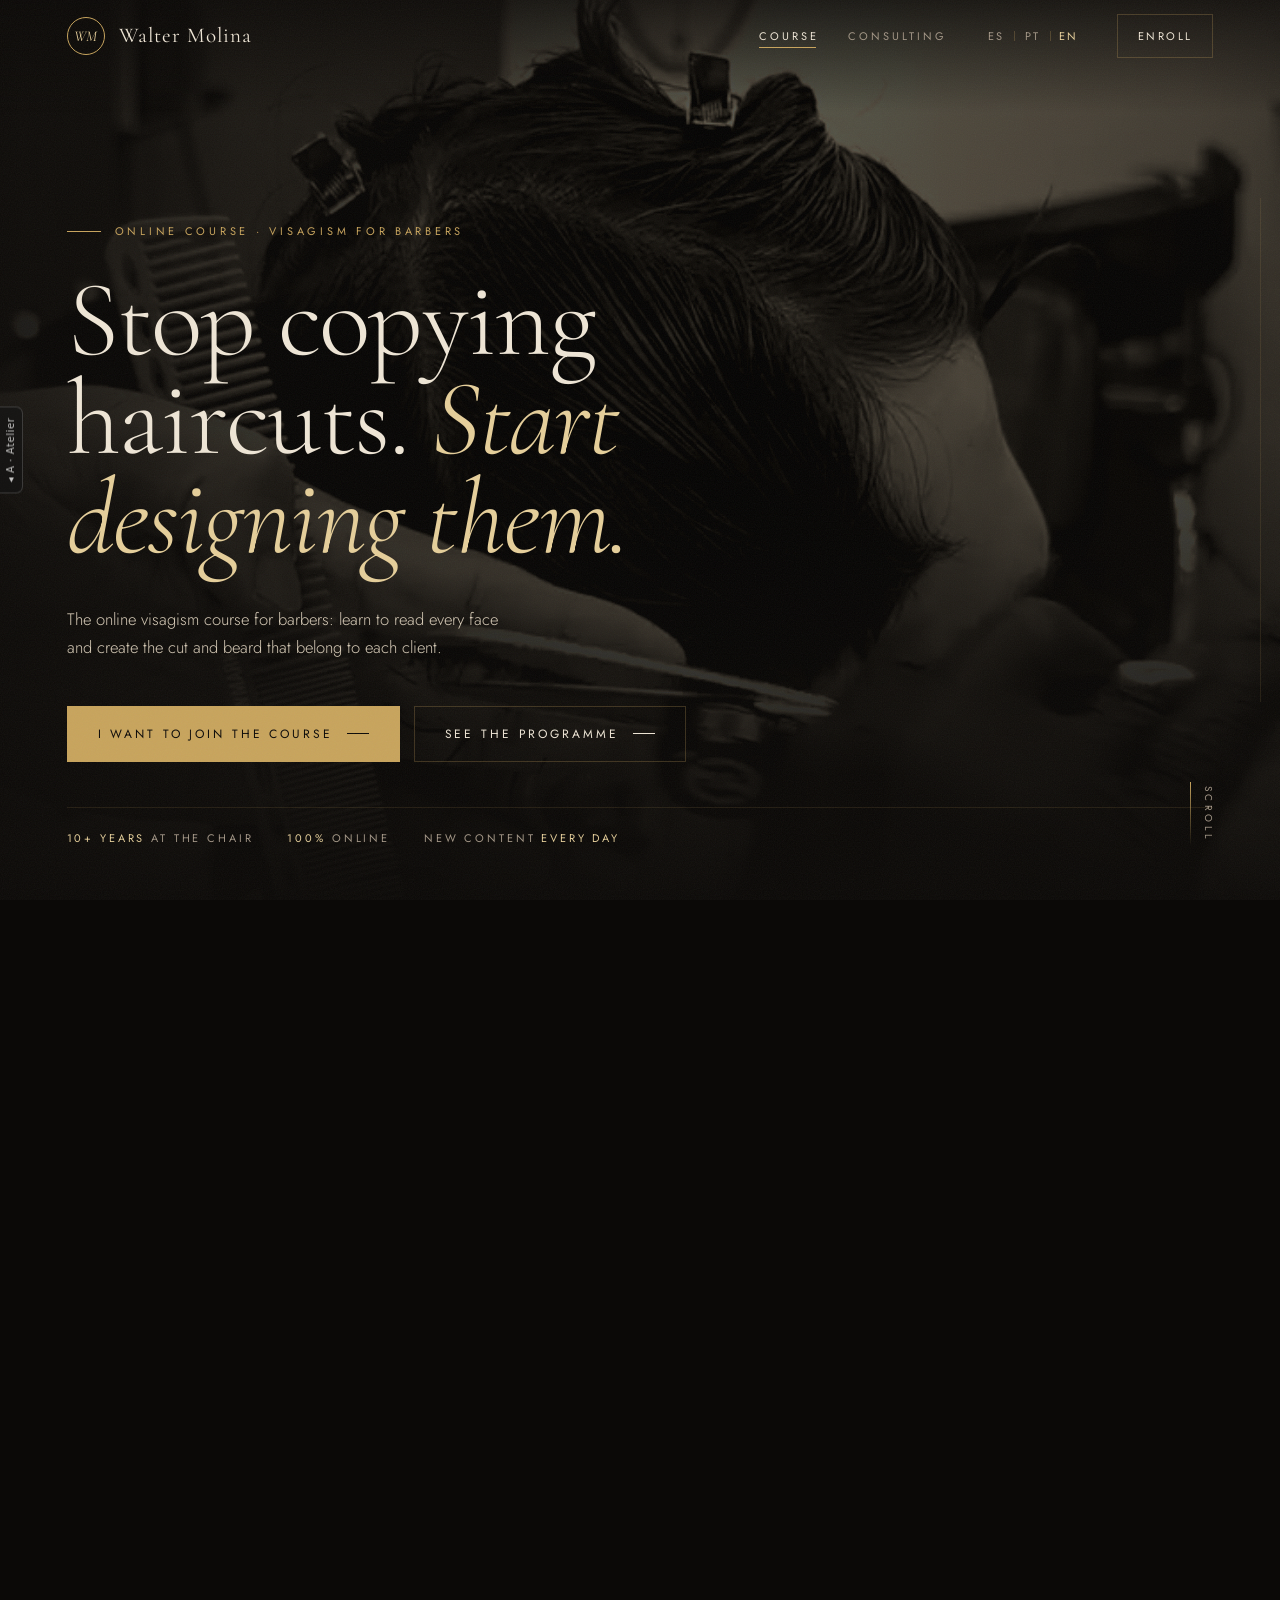
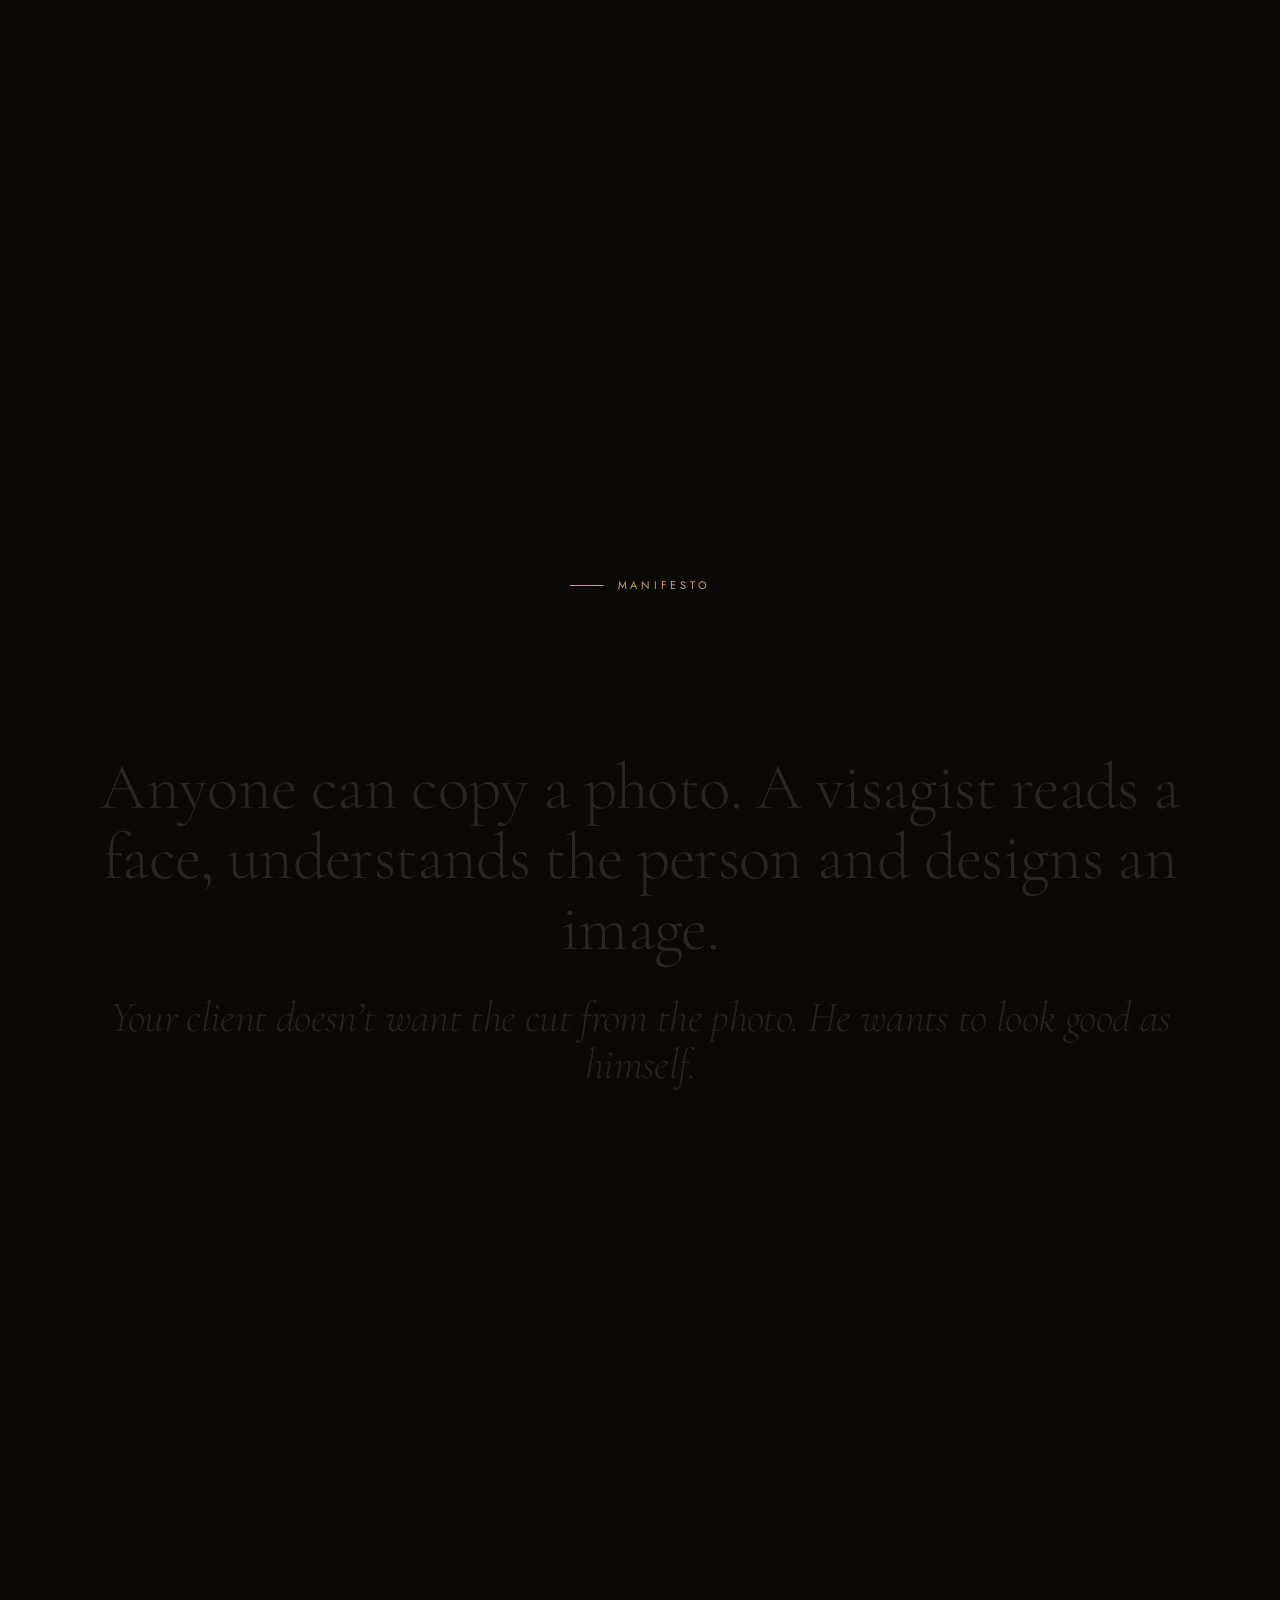
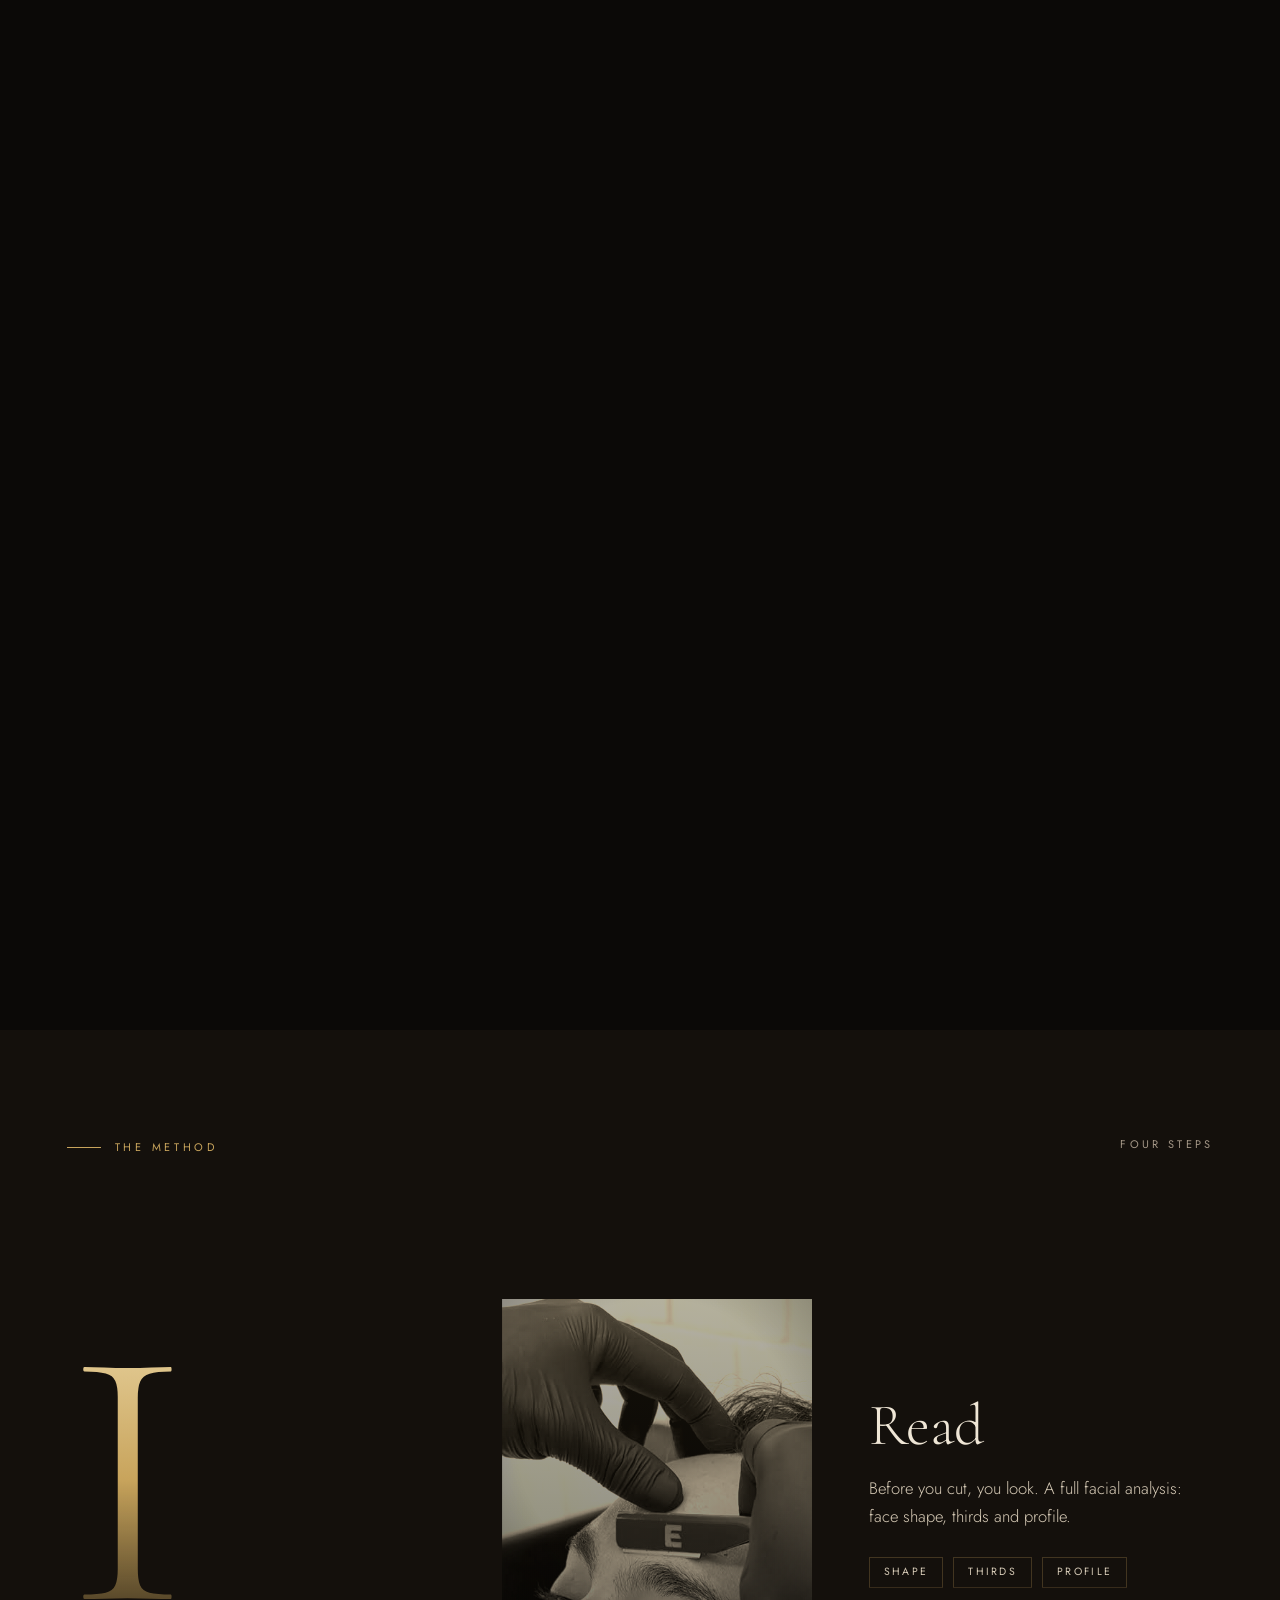
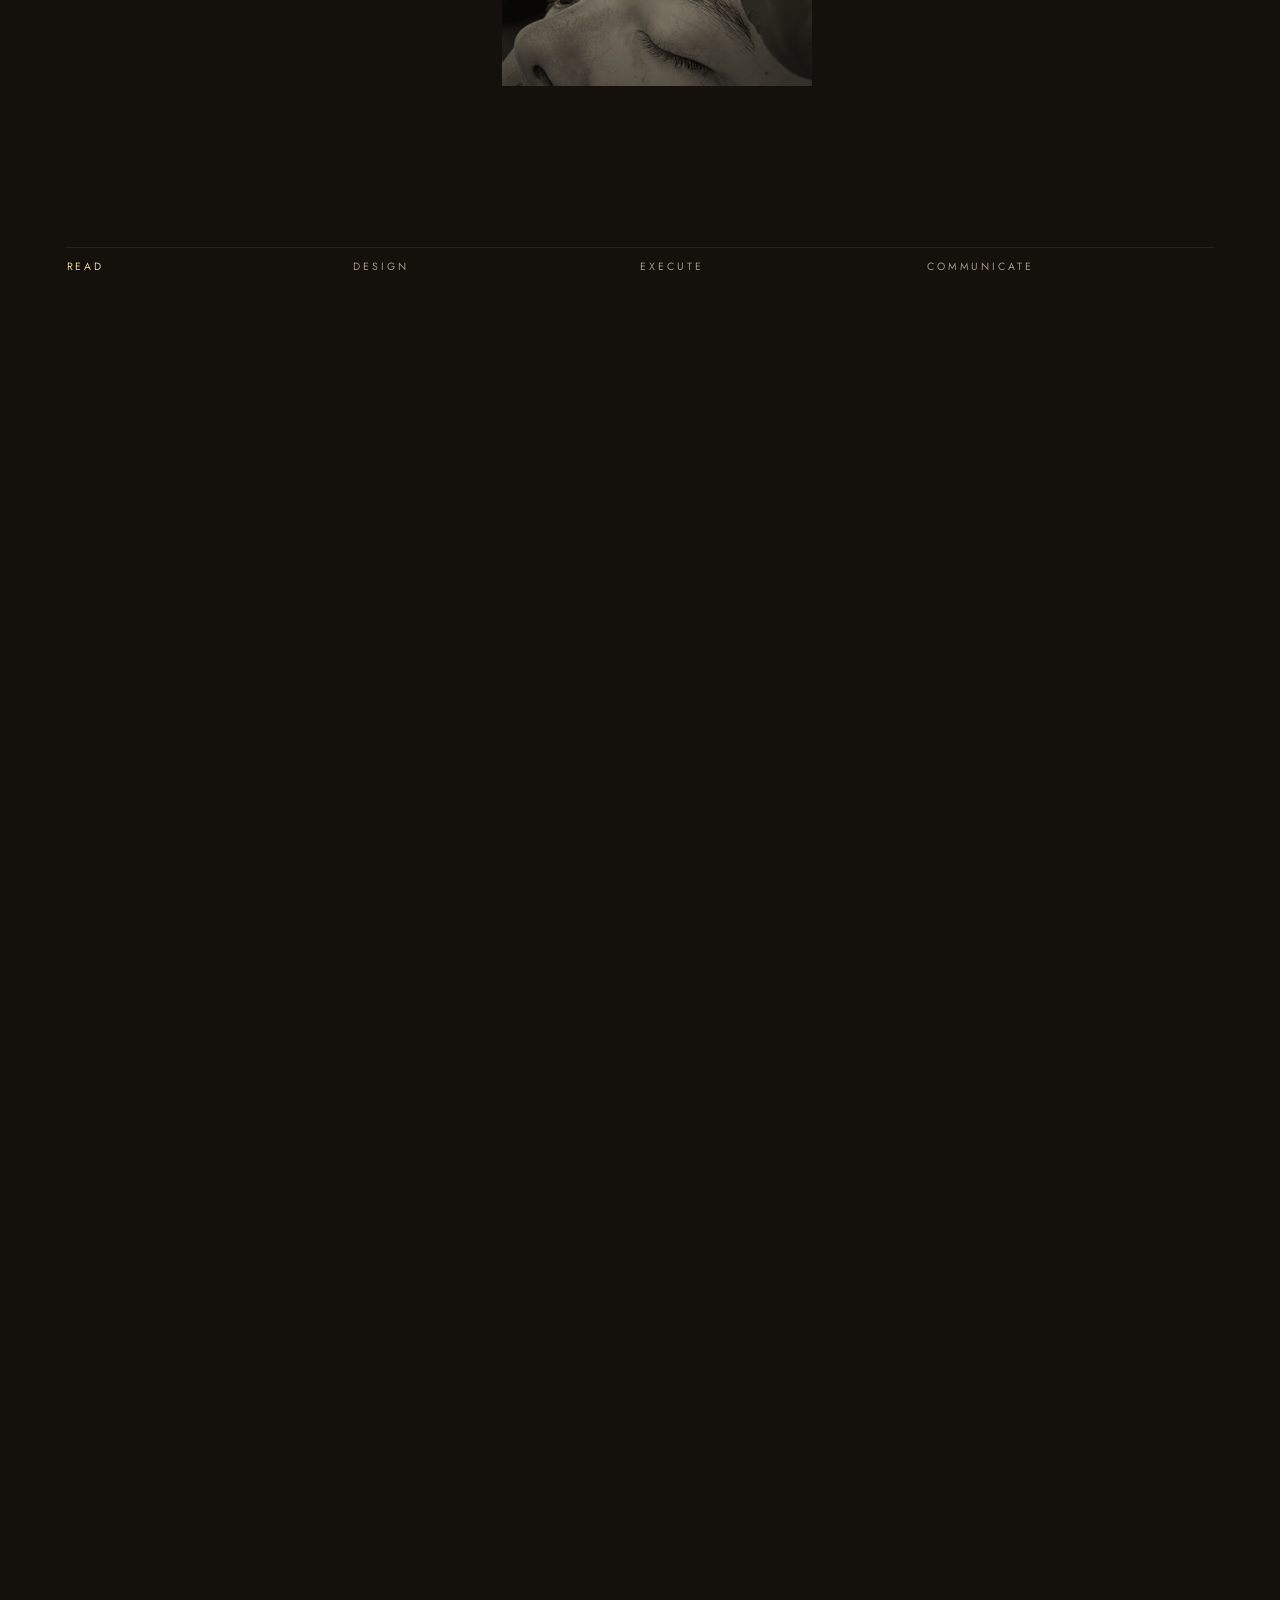
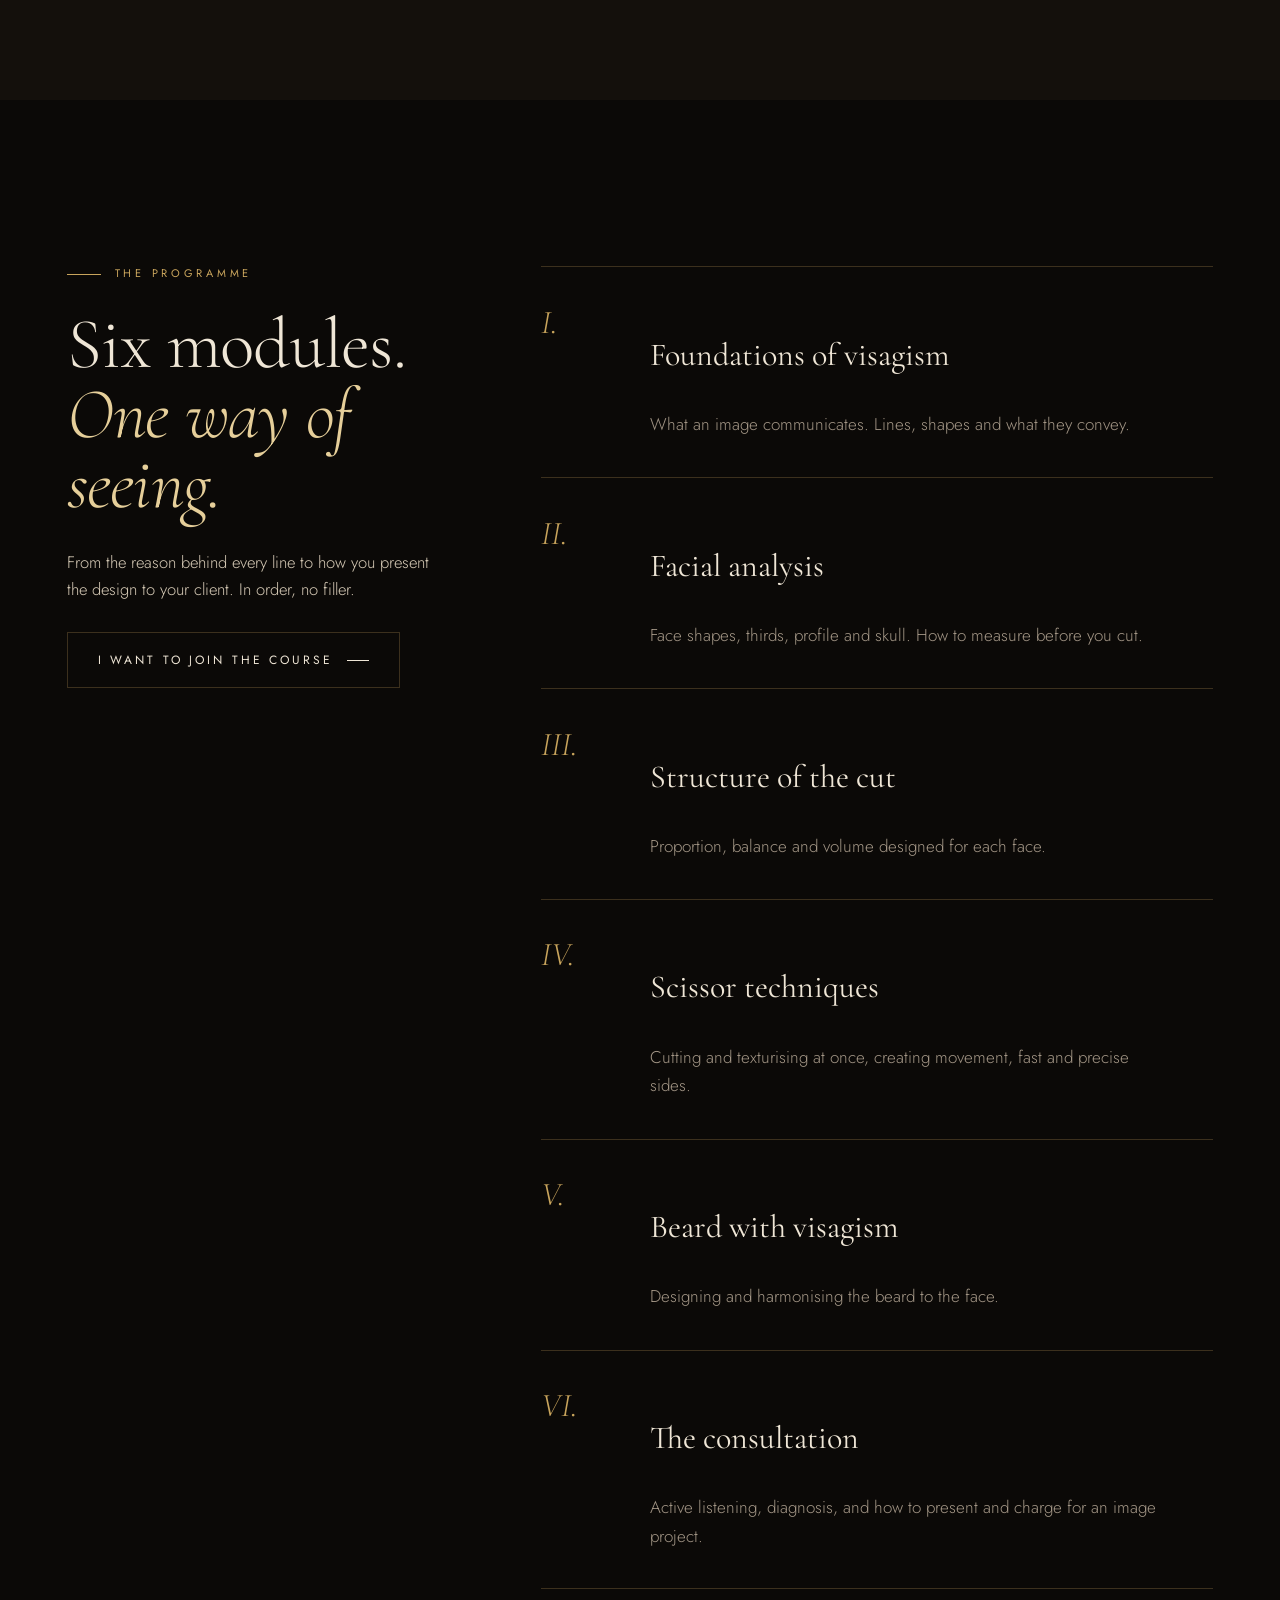
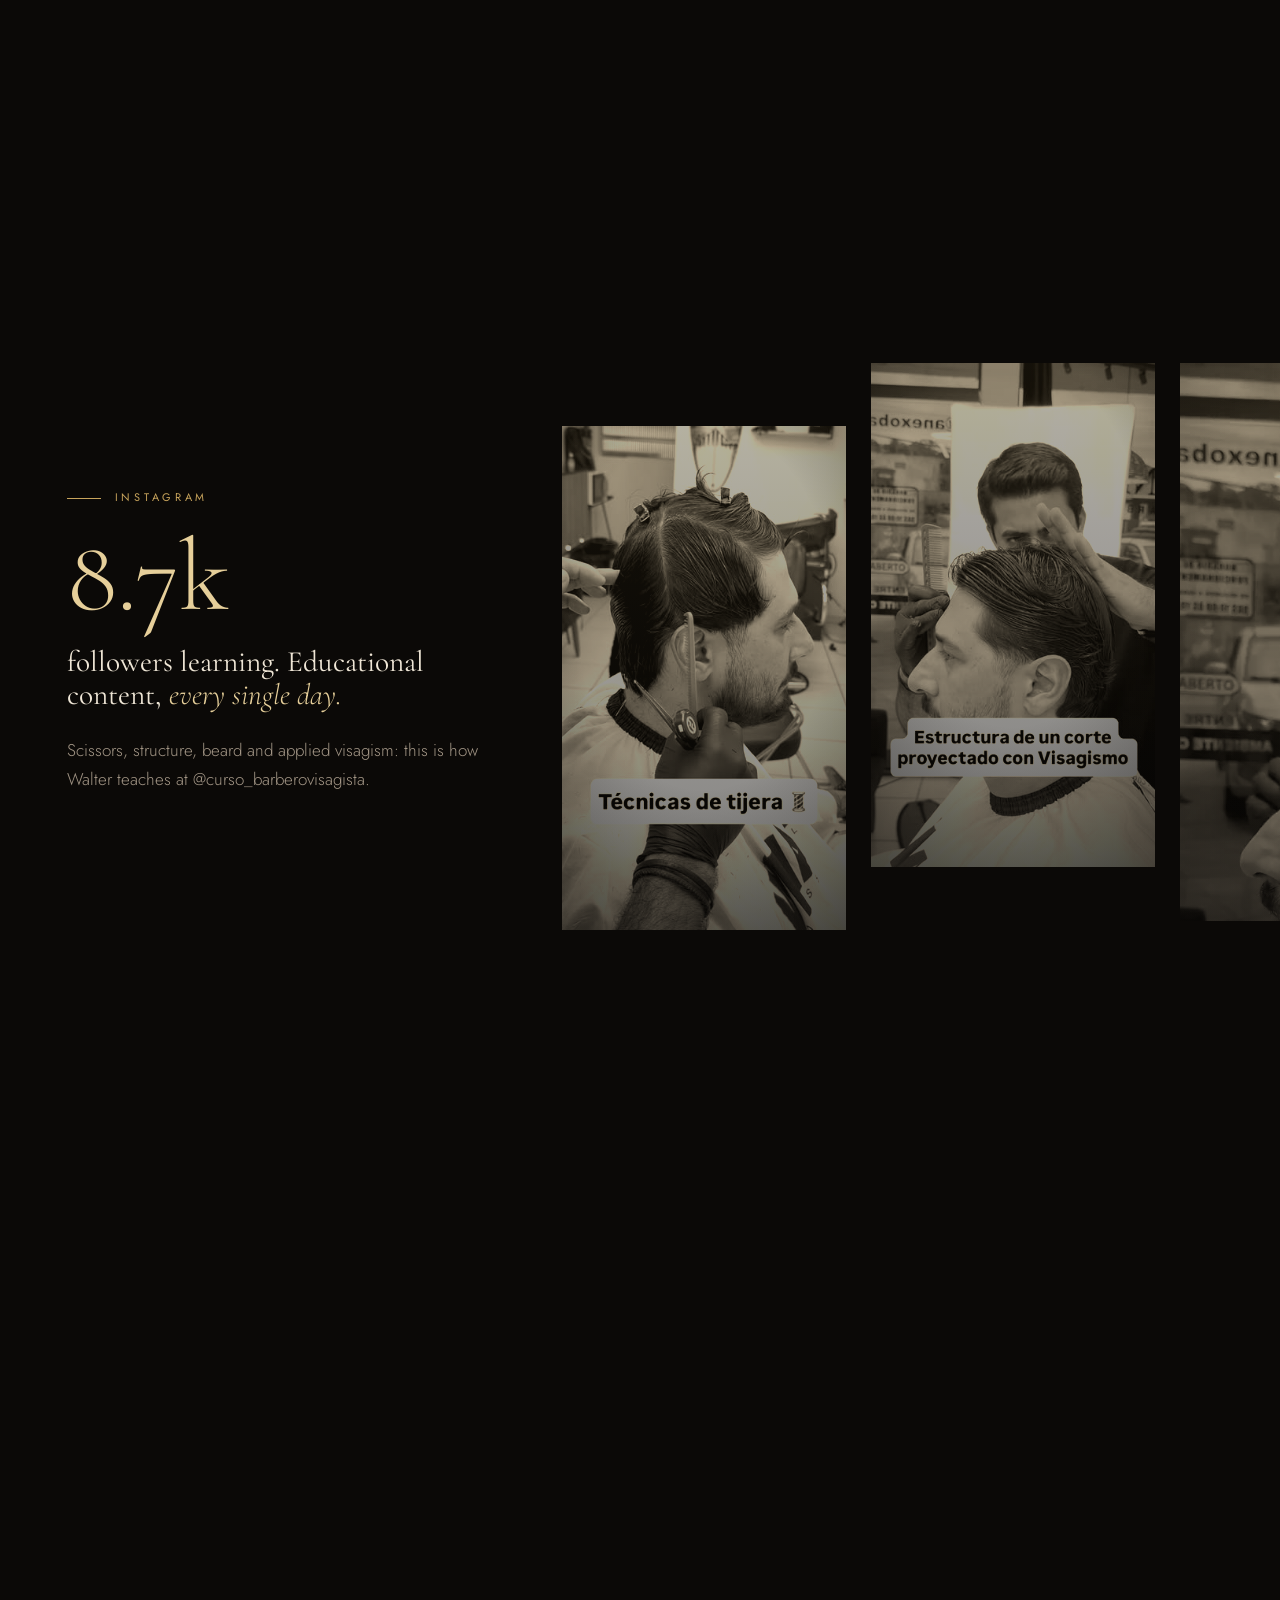
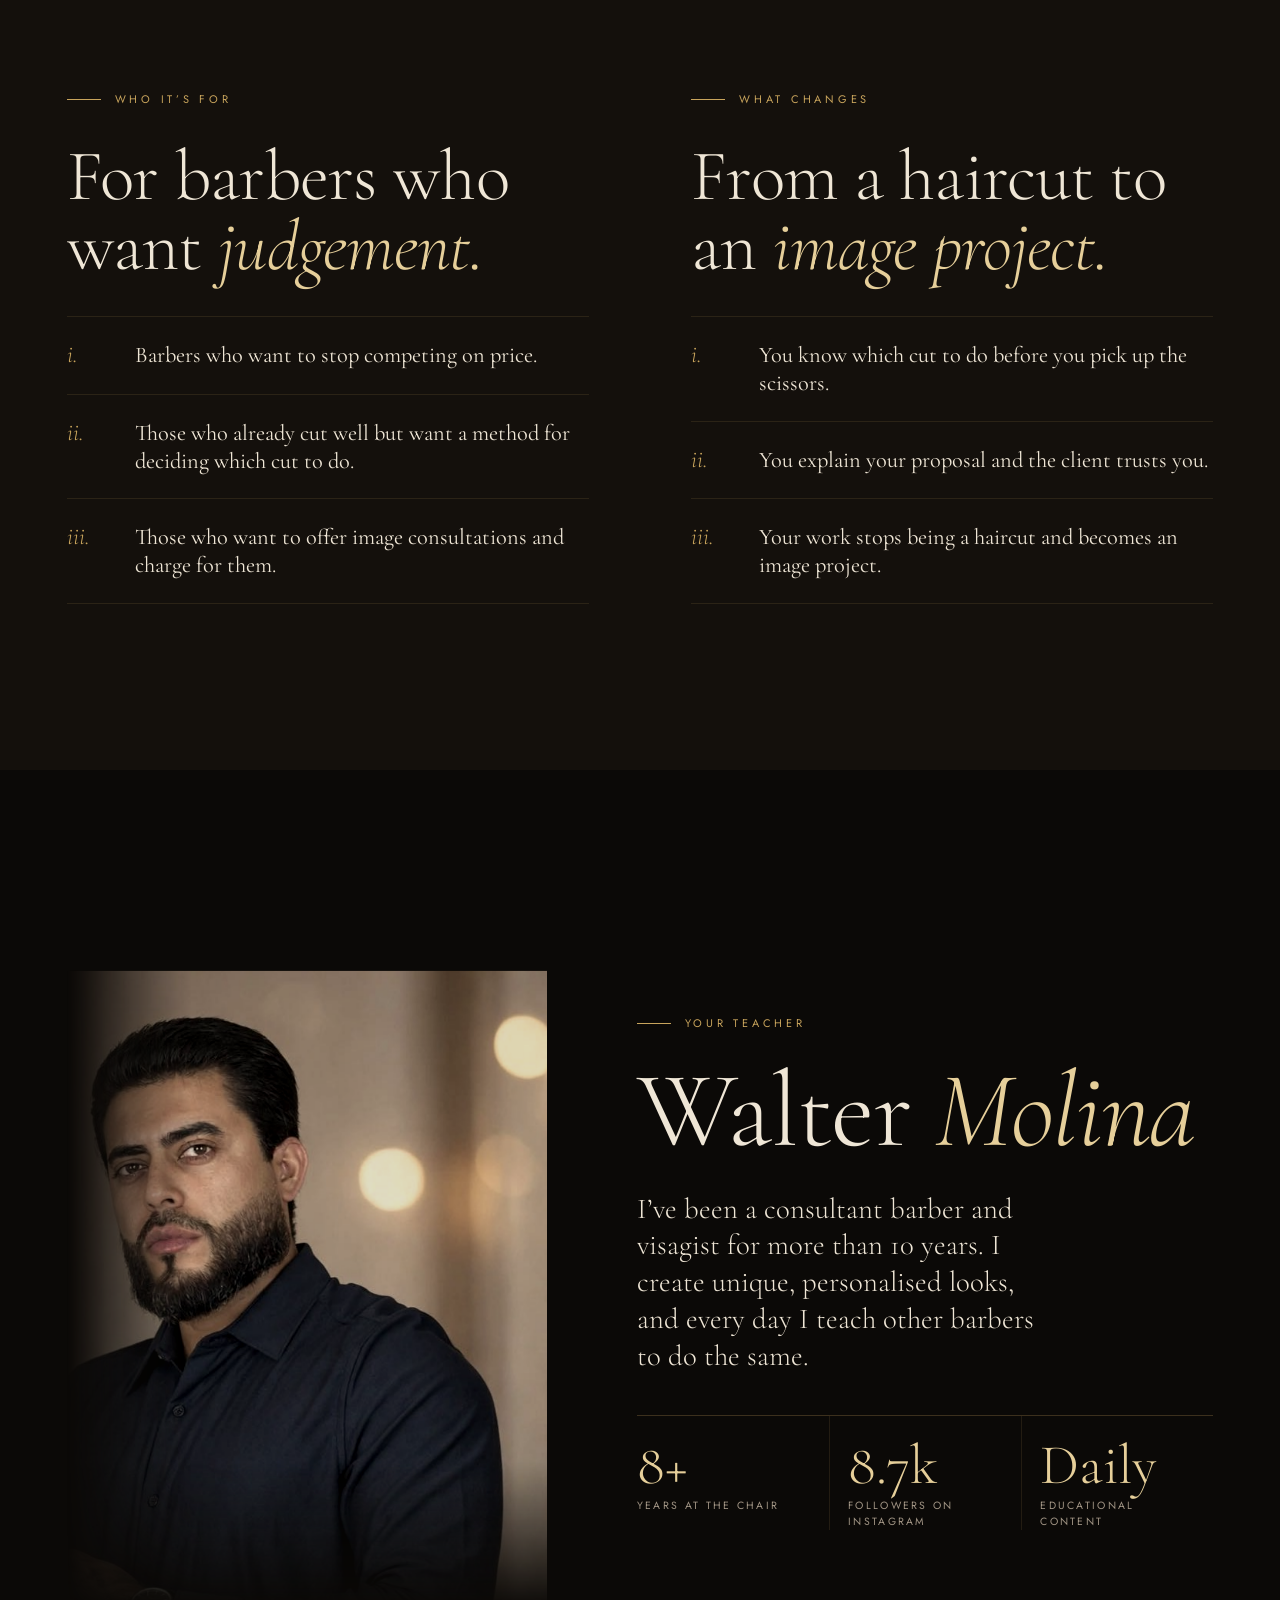
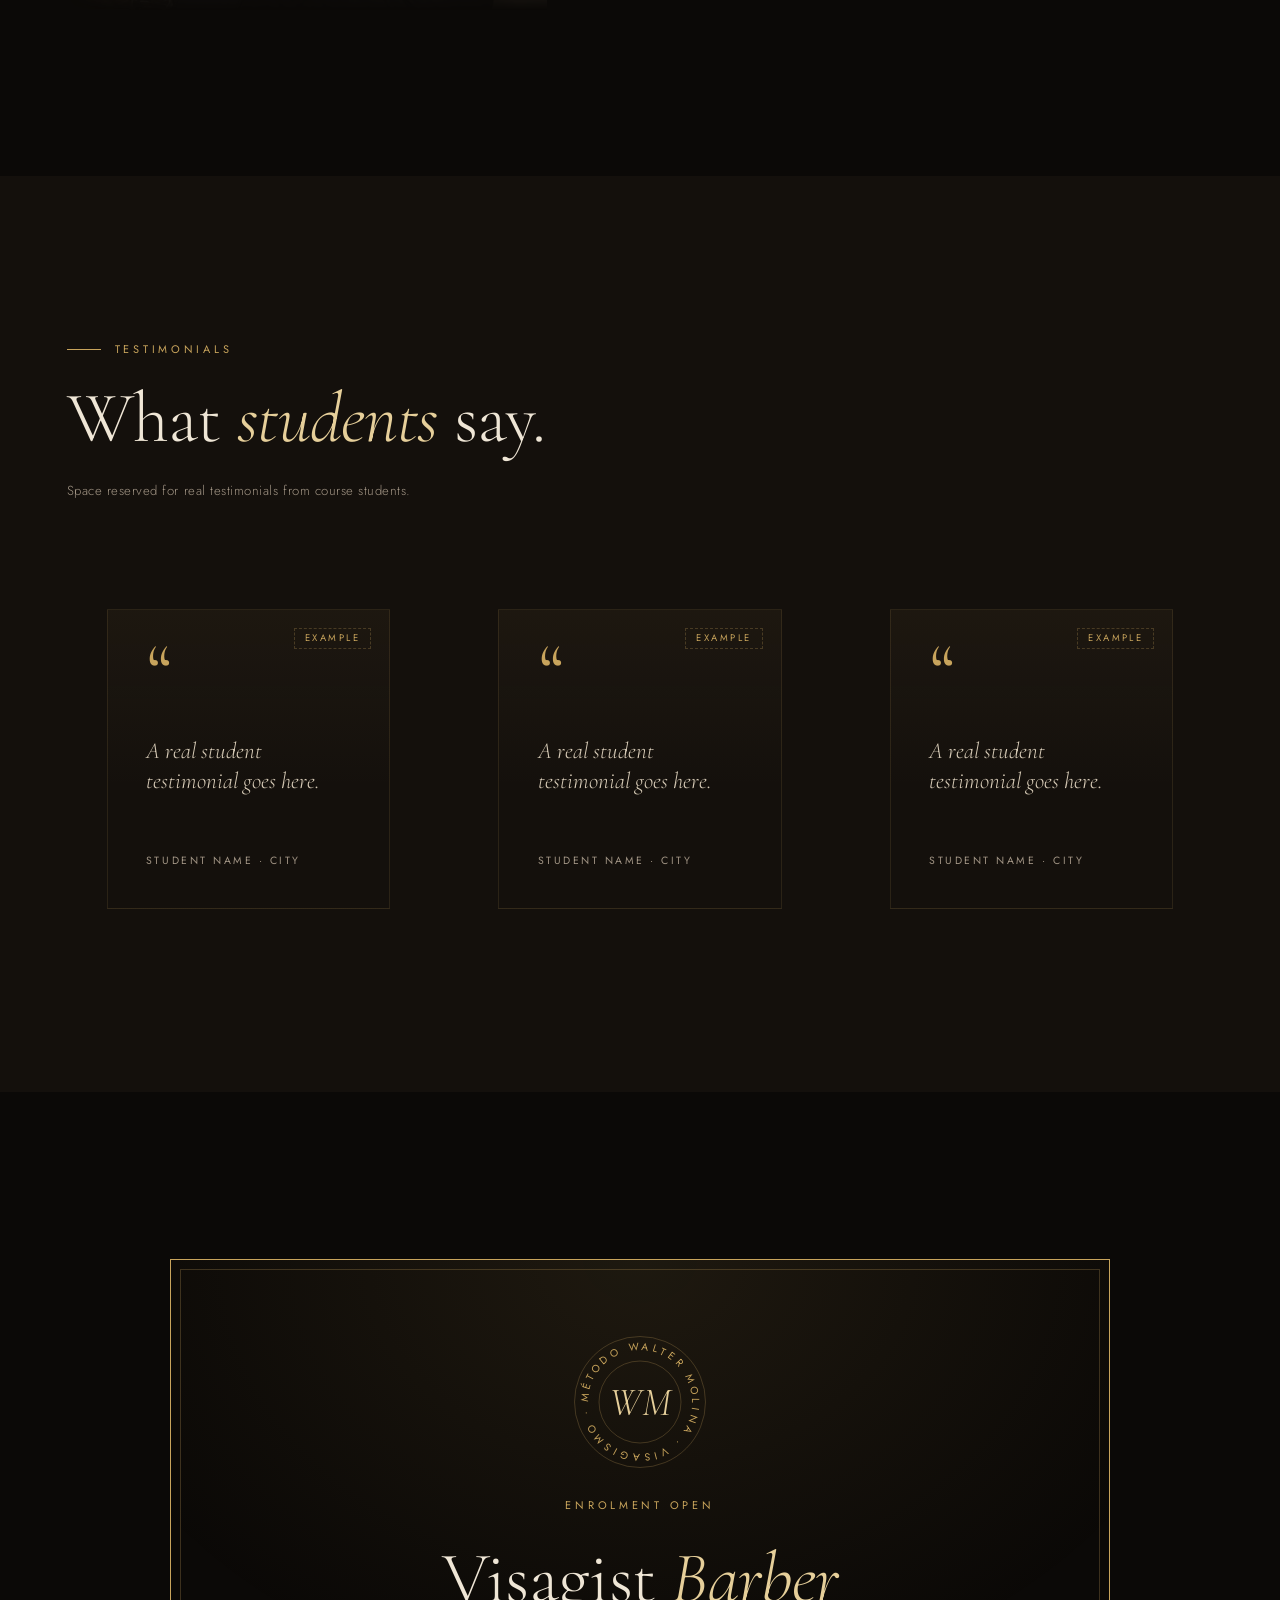
<file: atelier/curso.html>
<!doctype html>
<html lang="es">
<head>
<meta charset="utf-8">
<meta name="viewport" content="width=device-width, initial-scale=1">
<title data-i18n="title">Barbero Visagista — Curso online · Walter Molina</title>
<meta name="description" content="Curso online de visagismo para barberos. Método Walter Molina.">
<meta name="theme-color" content="#0b0907">
<link rel="icon" href="data:image/svg+xml,%3Csvg xmlns='http://www.w3.org/2000/svg' viewBox='0 0 64 64'%3E%3Ccircle cx='32' cy='32' r='32' fill='%230b0907'/%3E%3Ccircle cx='32' cy='32' r='28.5' fill='none' stroke='%23c8a45c' stroke-width='2'/%3E%3Ctext x='32' y='41' text-anchor='middle' font-family='Georgia,serif' font-style='italic' font-size='24' fill='%23e6cf9a'%3EWM%3C/text%3E%3C/svg%3E">
<script>document.documentElement.classList.add('js')</script>
<link rel="preconnect" href="https://fonts.googleapis.com">
<link rel="preconnect" href="https://fonts.gstatic.com" crossorigin>
<link href="https://fonts.googleapis.com/css2?family=Cormorant+Garamond:ital,wght@0,300;0,400;0,500;1,300;1,400&family=Jost:wght@300;400;500&display=swap" rel="stylesheet">
<link rel="stylesheet" href="style.css">
</head>
<body data-proto="A · Atelier">

<header class="hdr">
  <a class="brand" href="curso.html" aria-label="Walter Molina">
    <span class="seal" aria-hidden="true">WM</span>
    <span class="brand__name">Walter Molina</span>
  </a>
  <nav class="nav" aria-label="Principal" data-i18n-attr="aria-label:a_nav">
    <a href="curso.html" aria-current="page" data-i18n="nav_curso">Curso</a>
    <a href="consultoria.html" data-i18n="nav_cons">Consultoría</a>
  </nav>
  <div class="lang" role="group" aria-label="Idioma" data-i18n-attr="aria-label:a_lang">
    <button type="button" data-lang-btn="es">ES</button>
    <button type="button" data-lang-btn="pt">PT</button>
    <button type="button" data-lang-btn="en">EN</button>
  </div>
  <a class="btn btn--ghost btn--sm hdr__cta" href="#oferta" data-wa="curso" data-i18n="hdr_cta">Inscribirme</a>
</header>

<div class="rail" aria-hidden="true"></div>

<main>

<!-- ============================================================ HERO -->
<section class="hero" data-scene data-steps="3" aria-labelledby="h1">
  <div class="hero__pin">
    <div class="hero__media">
      <video data-autoplay autoplay muted playsinline loop preload="metadata" poster="../assets/video/tijera.jpg" aria-hidden="true">
        <source src="../assets/video/tijera.mp4" type="video/mp4">
      </video>
    </div>

    <p class="hero__tag" aria-hidden="true" data-i18n="hero_tag">N.º I — Técnica de tijera</p>

    <div class="hero__content">
      <p class="eyebrow" data-reveal data-i18n="hero_eyebrow">Curso online · Visagismo para barberos</p>
      <h1 class="h1" id="h1" data-split data-reveal="words" style="--d:.15s" data-i18n="h1">Dejá de copiar cortes. <em>Empezá a proyectarlos.</em></h1>
      <p class="lead" data-reveal style="--d:.7s" data-i18n="hero_sub">El curso online de visagismo para barberos: aprendé a leer cada rostro y a crear el corte y la barba que le corresponden a cada cliente.</p>
      <div class="cta-row" data-reveal style="--d:.85s">
        <a class="btn" href="#oferta" data-wa="curso" data-i18n="cta_in">Quiero entrar al curso</a>
        <a class="btn btn--ghost" href="#programa" data-i18n="cta_prog">Ver el programa</a>
      </div>
      <ul class="trust" data-reveal style="--d:1s">
        <li data-i18n="trust1"><b>+10 años</b> de oficio</li>
        <li data-i18n="trust2"><b>100%</b> online</li>
        <li data-i18n="trust3">Contenido nuevo <b>todos los días</b></li>
      </ul>
    </div>

    <p class="scrollcue" aria-hidden="true" data-i18n="cue">Deslizá</p>

    <div class="hero__after" aria-hidden="true">
      <span class="eyebrow eyebrow--bare" data-i18n="after_eyebrow">El criterio</span>
      <p data-i18n="after_line">El corte empieza antes de la tijera.</p>
    </div>
  </div>
</section>

<!-- ======================================================= MANIFIESTO -->
<section class="say" data-scene aria-label="Manifiesto" data-i18n-attr="aria-label:a_manif">
  <div class="say__pin">
    <span class="eyebrow say__mark" data-i18n="manif_eyebrow">Manifiesto</span>
    <p class="say__txt" data-split data-i18n="manif"><span class="m1">Cualquiera copia una foto. Un visagista lee un rostro, entiende a la persona y proyecta una imagen.</span> <span class="m2">Tu cliente no quiere el corte de la foto. Quiere verse bien él.</span></p>
  </div>
</section>

<!-- ============================================================ MÉTODO -->
<section class="method" id="metodo" data-scene data-steps="4" aria-labelledby="metodo-t">
  <div class="method__pin">
    <div class="method__head">
      <h2 class="eyebrow" id="metodo-t" data-i18n="met_eyebrow">El método</h2>
      <span class="count" data-i18n="met_count">Cuatro pasos</span>
    </div>

    <article class="mstep">
      <div class="mstep__num" aria-hidden="true">I</div>
      <div class="mstep__img ph"><img src="../assets/img/medicion.jpg" alt="Medición de proporciones sobre el rostro de un cliente" data-i18n-attr="alt:alt_m1" loading="lazy"></div>
      <div class="mstep__txt">
        <h3 class="h2" data-i18n="m1_t">Leer</h3>
        <p class="lead" data-i18n="m1_d">Antes de cortar, se mira. Un análisis facial completo: formato del rostro, tercios y perfil.</p>
        <ul class="tags"><li data-i18n="m1_a">Formato</li><li data-i18n="m1_b">Tercios</li><li data-i18n="m1_c">Perfil</li></ul>
      </div>
    </article>

    <article class="mstep">
      <div class="mstep__num" aria-hidden="true">II</div>
      <div class="mstep__img ph"><img src="../assets/img/corte-perfil.jpg" alt="Corte terminado visto de perfil" data-i18n-attr="alt:alt_m2" loading="lazy"></div>
      <div class="mstep__txt">
        <h3 class="h2" data-i18n="m2_t">Proyectar</h3>
        <p class="lead" data-i18n="m2_d">Con la lectura hecha, diseñás el corte: estructura, proporción y equilibrio para ese rostro, no para el de la foto.</p>
        <ul class="tags"><li data-i18n="m2_a">Estructura</li><li data-i18n="m2_b">Proporción</li><li data-i18n="m2_c">Equilibrio</li></ul>
      </div>
    </article>

    <article class="mstep">
      <div class="mstep__num" aria-hidden="true">III</div>
      <div class="mstep__img ph">
        <video data-autoplay muted playsinline loop preload="metadata" poster="../assets/video/lateral.jpg" aria-label="Corte de lateral a tijera sobre peine" data-i18n-attr="aria-label:alt_m3">
          <source src="../assets/video/lateral.mp4" type="video/mp4">
        </video>
      </div>
      <div class="mstep__txt">
        <h3 class="h2" data-i18n="m3_t">Ejecutar</h3>
        <p class="lead" data-i18n="m3_d">La técnica al servicio del proyecto: tijera, textura y barba para que lo que pensaste quede en la cabeza del cliente.</p>
        <ul class="tags"><li data-i18n="m3_a">Tijera</li><li data-i18n="m3_b">Textura</li><li data-i18n="m3_c">Barba</li></ul>
      </div>
    </article>

    <article class="mstep">
      <div class="mstep__num" aria-hidden="true">IV</div>
      <div class="mstep__img ph"><img src="../assets/img/consulta-mesa.jpg" alt="Walter Molina dibujando formatos de rostro en su escritorio" data-i18n-attr="alt:alt_m4" loading="lazy"></div>
      <div class="mstep__txt">
        <h3 class="h2" data-i18n="m4_t">Comunicar</h3>
        <p class="lead" data-i18n="m4_d">La consulta: explicás el proyecto, el cliente lo entiende y tu trabajo pasa a valer más.</p>
        <ul class="tags"><li data-i18n="m4_a">Consulta</li><li data-i18n="m4_b">Proyecto</li><li data-i18n="m4_c">Valor</li></ul>
      </div>
    </article>

    <div class="method__rail" aria-hidden="true">
      <span data-i18n="m1_t">Leer</span><span data-i18n="m2_t">Proyectar</span><span data-i18n="m3_t">Ejecutar</span><span data-i18n="m4_t">Comunicar</span>
    </div>
  </div>
</section>

<!-- ========================================================== PROGRAMA -->
<section class="sec" id="programa" aria-labelledby="prog-t">
  <div class="wrap prog-grid">
    <div class="prog-grid__aside">
      <span class="eyebrow" data-reveal data-i18n="prog_eyebrow">El programa</span>
      <h2 class="h2" id="prog-t" data-reveal data-i18n="prog_t">Seis módulos. <em>Un solo criterio.</em></h2>
      <p class="lead" data-reveal data-i18n="prog_d">Del porqué de cada línea a cómo presentarle el proyecto a tu cliente. En orden y sin relleno.</p>
      <a class="btn btn--ghost" href="#oferta" data-wa="curso" data-reveal data-i18n="cta_in">Quiero entrar al curso</a>
    </div>
    <ol class="prog">
      <li data-reveal><span class="prog__n" aria-hidden="true">I.</span><h3 class="prog__t" data-i18n="p1_t">Fundamentos del visagismo</h3><p class="prog__d" data-i18n="p1_d">Qué comunica una imagen. Líneas, formas y lo que transmiten.</p></li>
      <li data-reveal><span class="prog__n" aria-hidden="true">II.</span><h3 class="prog__t" data-i18n="p2_t">Análisis facial</h3><p class="prog__d" data-i18n="p2_d">Formatos de rostro, tercios, perfil y cráneo. Cómo medir antes de cortar.</p></li>
      <li data-reveal><span class="prog__n" aria-hidden="true">III.</span><h3 class="prog__t" data-i18n="p3_t">Estructura del corte</h3><p class="prog__d" data-i18n="p3_d">Proporción, equilibrio y volumen proyectados para cada rostro.</p></li>
      <li data-reveal><span class="prog__n" aria-hidden="true">IV.</span><h3 class="prog__t" data-i18n="p4_t">Técnicas de tijera</h3><p class="prog__d" data-i18n="p4_d">Cortar y texturizar al mismo tiempo, crear movimiento, laterales rápidos y precisos.</p></li>
      <li data-reveal><span class="prog__n" aria-hidden="true">V.</span><h3 class="prog__t" data-i18n="p5_t">Barba con visagismo</h3><p class="prog__d" data-i18n="p5_d">Diseño y armonización de la barba según el rostro.</p></li>
      <li data-reveal><span class="prog__n" aria-hidden="true">VI.</span><h3 class="prog__t" data-i18n="p6_t">La consulta</h3><p class="prog__d" data-i18n="p6_d">Escucha activa, diagnóstico y cómo presentar y cobrar un proyecto de imagen.</p></li>
    </ol>
  </div>
</section>

<!-- ============================================ GALERÍA / INSTAGRAM -->
<section class="gal" data-scene aria-labelledby="gal-t">
  <div class="gal__pin">
    <div class="gal__track">
      <div class="gal__intro">
        <span class="eyebrow">Instagram</span>
        <p class="gal__stat" data-i18n="gal_stat">8,7 mil</p>
        <h2 class="h3" id="gal-t" data-i18n="gal_t">seguidores aprendiendo. Contenido educativo, <em>todos los días.</em></h2>
        <p class="muted" data-i18n="gal_d">Tijera, estructura, barba y visagismo aplicado: así enseña Walter en @curso_barberovisagista.</p>
      </div>

      <a class="reel ph" lang="es" href="https://www.instagram.com/curso_barberovisagista/" target="_blank" rel="noopener" aria-label="Instagram: Técnicas de tijera"><img src="../assets/img/reel-01.jpg" alt="" loading="lazy"></a>
      <a class="reel ph" lang="es" href="https://www.instagram.com/curso_barberovisagista/" target="_blank" rel="noopener" aria-label="Instagram: Estructura de un corte proyectado con visagismo"><img src="../assets/img/reel-06.jpg" alt="" loading="lazy"></a>
      <div class="reel reel--wide ph"><video data-autoplay muted playsinline loop preload="metadata" poster="../assets/video/estructura.jpg" aria-label="Walter Molina explicando la estructura de un corte" data-i18n-attr="aria-label:alt_g1"><source src="../assets/video/estructura.mp4" type="video/mp4"></video></div>
      <a class="reel ph" lang="es" href="https://www.instagram.com/curso_barberovisagista/" target="_blank" rel="noopener" aria-label="Instagram: Cortar y texturizar al mismo tiempo"><img src="../assets/img/reel-02.jpg" alt="" loading="lazy"></a>
      <a class="reel ph" lang="es" href="https://www.instagram.com/curso_barberovisagista/" target="_blank" rel="noopener" aria-label="Instagram: Cómo crear movimiento en un corte con tijera"><img src="../assets/img/reel-03.jpg" alt="" loading="lazy"></a>
      <a class="reel ph" lang="es" href="https://www.instagram.com/curso_barberovisagista/" target="_blank" rel="noopener" aria-label="Instagram: Cómo cortar el lateral de forma rápida y precisa"><img src="../assets/img/reel-11.jpg" alt="" loading="lazy"></a>
      <a class="reel ph" lang="es" href="https://www.instagram.com/curso_barberovisagista/" target="_blank" rel="noopener" aria-label="Instagram: Barbero, no cometas este error"><img src="../assets/img/reel-07.jpg" alt="" loading="lazy"></a>
      <div class="reel reel--wide ph"><video data-autoplay muted playsinline loop preload="metadata" poster="../assets/video/tijera.jpg" aria-label="Técnica de tijera sobre peine" data-i18n-attr="aria-label:alt_g2"><source src="../assets/video/tijera.mp4" type="video/mp4"></video></div>
      <a class="reel ph" lang="es" href="https://www.instagram.com/curso_barberovisagista/" target="_blank" rel="noopener" aria-label="Instagram: Tip de oro para barberos"><img src="../assets/img/reel-09.jpg" alt="" loading="lazy"></a>
      <a class="reel ph" lang="es" href="https://www.instagram.com/curso_barberovisagista/" target="_blank" rel="noopener" aria-label="Instagram: Tu mejor versión"><img src="../assets/img/reel-05.jpg" alt="" loading="lazy"></a>
      <a class="reel ph" lang="es" href="https://www.instagram.com/curso_barberovisagista/" target="_blank" rel="noopener" aria-label="Instagram: Consultoría de visagismo online"><img src="../assets/img/reel-08.jpg" alt="" loading="lazy"></a>

      <div class="gal__end">
        <p class="h3" data-i18n="gal_end">Seguí aprendiendo <em>todos los días.</em></p>
        <a class="btn btn--ghost" href="https://www.instagram.com/curso_barberovisagista/" target="_blank" rel="noopener">@curso_barberovisagista</a>
      </div>
    </div>
  </div>
</section>

<!-- =============================================== PARA QUIÉN / CAMBIA -->
<section class="sec sec--tint" aria-labelledby="duo-t">
  <div class="wrap duo">
    <div class="duo__col">
      <span class="eyebrow" data-reveal data-i18n="who_eyebrow">Para quién es</span>
      <h2 class="h2" id="duo-t" data-reveal data-i18n="who_t">Para barberos que buscan <em>criterio.</em></h2>
      <ul class="list-n">
        <li data-reveal><i aria-hidden="true">i.</i><p data-i18n="who1">Barberos que quieren dejar de competir por precio.</p></li>
        <li data-reveal><i aria-hidden="true">ii.</i><p data-i18n="who2">Los que ya cortan bien, pero quieren criterio para decidir qué corte hacer.</p></li>
        <li data-reveal><i aria-hidden="true">iii.</i><p data-i18n="who3">Los que quieren ofrecer consulta de imagen y cobrar por ella.</p></li>
      </ul>
    </div>
    <div class="duo__col">
      <span class="eyebrow" data-reveal data-i18n="chg_eyebrow">Lo que cambia</span>
      <h2 class="h2" data-reveal data-i18n="chg_t">Del corte al <em>proyecto de imagen.</em></h2>
      <ul class="list-n">
        <li data-reveal><i aria-hidden="true">i.</i><p data-i18n="chg1">Sabés qué corte hacer antes de agarrar la tijera.</p></li>
        <li data-reveal><i aria-hidden="true">ii.</i><p data-i18n="chg2">Explicás tu propuesta y el cliente confía.</p></li>
        <li data-reveal><i aria-hidden="true">iii.</i><p data-i18n="chg3">Tu trabajo deja de ser un corte y pasa a ser un proyecto de imagen.</p></li>
      </ul>
    </div>
  </div>
</section>

<!-- ======================================================== INSTRUCTOR -->
<section class="sec" id="walter" aria-labelledby="who-t">
  <div class="wrap who">
    <div class="who__img" data-view>
      <img src="../assets/img/walter-full.jpg" alt="Retrato de Walter Molina" data-i18n-attr="alt:alt_walter" loading="lazy">
    </div>
    <div class="who__txt">
      <span class="eyebrow" data-reveal data-i18n="ins_eyebrow">Quién enseña</span>
      <h2 class="h1" id="who-t" data-split data-reveal="words">Walter <em>Molina</em></h2>
      <p class="quote" data-reveal data-i18n="ins_q">Soy barbero consultor y visagista hace más de 10 años. Creo visuales únicos y personalizados, y todos los días enseño a otros barberos a hacer lo mismo.</p>
      <div class="stats" data-reveal>
        <div><b><span data-count="10">10</span>+</b><span data-i18n="st1">años de oficio</span></div>
        <div><b data-i18n="st2n">8,7k</b><span data-i18n="st2">seguidores en Instagram</span></div>
        <div><b data-i18n="st3n">Diario</b><span data-i18n="st3">contenido educativo</span></div>
      </div>
    </div>
  </div>
</section>

<!-- ======================================================= TESTIMONIOS -->
<section class="sec sec--tint" aria-labelledby="tes-t">
  <div class="wrap">
    <div class="sec__head">
      <span class="eyebrow" data-reveal data-i18n="tes_eyebrow">Testimonios</span>
      <h2 class="h2" id="tes-t" data-reveal data-i18n="tes_t">Lo que dicen <em>los alumnos.</em></h2>
      <p class="small" data-reveal data-i18n="tes_note">Espacio reservado para testimonios reales de alumnos del curso.</p>
    </div>
    <div class="tgrid">
      <figure class="tcard" data-reveal><span class="tag-ex" data-i18n="ex">Ejemplo</span><blockquote data-i18n="tes_q">Acá va el testimonio real de un alumno.</blockquote><footer data-i18n="tes_f">Nombre del alumno · Ciudad</footer></figure>
      <figure class="tcard" data-reveal style="--d:.12s"><span class="tag-ex" data-i18n="ex">Ejemplo</span><blockquote data-i18n="tes_q">Acá va el testimonio real de un alumno.</blockquote><footer data-i18n="tes_f">Nombre del alumno · Ciudad</footer></figure>
      <figure class="tcard" data-reveal style="--d:.24s"><span class="tag-ex" data-i18n="ex">Ejemplo</span><blockquote data-i18n="tes_q">Acá va el testimonio real de un alumno.</blockquote><footer data-i18n="tes_f">Nombre del alumno · Ciudad</footer></figure>
    </div>
  </div>
</section>

<!-- ============================================================ OFERTA -->
<section class="sec" id="oferta" aria-labelledby="of-t">
  <div class="wrap">
    <div class="offer" data-reveal>
      <div class="stamp" aria-hidden="true">
        <svg viewBox="0 0 132 132"><defs><path id="ring" d="M66 66m-52 0a52 52 0 1 1 104 0a52 52 0 1 1-104 0"/></defs><circle cx="66" cy="66" r="65.5"/><circle cx="66" cy="66" r="41"/><text><textPath href="#ring" textLength="320">MÉTODO WALTER MOLINA · VISAGISMO ·</textPath></text></svg>
        <b>WM</b>
      </div>
      <span class="eyebrow eyebrow--bare" data-i18n="of_eyebrow">Inscripciones abiertas</span>
      <h2 class="h2" id="of-t" data-i18n="of_t">Barbero <em>Visagista</em></h2>
      <p class="lead" data-i18n="of_sub">Curso online · Método Walter Molina</p>
      <ul>
        <li data-i18n="of1">Acceso online a todas las clases en video</li>
        <li data-i18n="of2">Material de apoyo descargable: fichas de análisis facial</li>
        <li data-i18n="of3">Actualizaciones del contenido</li>
        <li data-i18n="of4">Soporte directo por WhatsApp</li>
      </ul>
      <p class="offer__note" data-i18n="of_note">Consultá el valor y las formas de pago por WhatsApp.</p>
      <a class="btn" href="#oferta" data-wa="curso" data-i18n="cta_in">Quiero entrar al curso</a>
    </div>
  </div>
</section>

<!-- =============================================================== FAQ -->
<section class="sec sec--tint" aria-labelledby="faq-t">
  <div class="wrap faq-grid">
    <div class="sec__head" style="margin-bottom:0">
      <span class="eyebrow" data-reveal data-i18n="faq_eyebrow">Preguntas frecuentes</span>
      <h2 class="h2" id="faq-t" data-reveal data-i18n="faq_t">Antes de <em>entrar.</em></h2>
    </div>
    <div class="faq" data-reveal>
      <details><summary data-i18n="q1">¿Necesito experiencia previa?</summary><p data-i18n="a1">Necesitás saber cortar lo básico. El curso no reemplaza la práctica: le suma criterio para decidir qué hacer en cada rostro.</p></details>
      <details><summary data-i18n="q2">¿Cómo accedo?</summary><p data-i18n="a2">Es 100% online. Lo ves desde el celular o la compu, a tu ritmo y las veces que quieras.</p></details>
      <details><summary data-i18n="q3">¿Sirve si ya corto hace años?</summary><p data-i18n="a3">Sí. El visagismo te da el porqué de cada decisión: dejás de cortar por costumbre y empezás a cortar con un proyecto.</p></details>
      <details><summary data-i18n="q4">¿En qué idioma es?</summary><p data-i18n="a4">Las clases son en español.</p></details>
      <details><summary data-i18n="q5">¿Cómo me inscribo?</summary><p data-i18n="a5">Escribime por WhatsApp y te paso el valor, las formas de pago y el acceso.</p></details>
    </div>
  </div>
</section>

<!-- ============================================================ CIERRE -->
<section class="fin" aria-labelledby="fin-t">
  <div class="fin__bg" aria-hidden="true"><img src="../assets/img/tijera.jpg" alt="" loading="lazy"></div>
  <div class="wrap">
    <span class="eyebrow eyebrow--bare" data-reveal data-i18n="fin_eyebrow">Tu próximo paso</span>
    <h2 class="h2" id="fin-t" data-split data-reveal="words" data-i18n="fin_t">El próximo cliente que se siente en tu sillón merece un corte <em>pensado para él.</em></h2>
    <a class="btn" href="#oferta" data-wa="curso" data-reveal data-i18n="cta_in">Quiero entrar al curso</a>
  </div>
</section>

</main>

<footer class="ftr">
  <div class="wrap">
    <div class="ftr__in">
      <div class="ftr__brand">
        <a class="brand" href="curso.html"><span class="seal" aria-hidden="true">WM</span><span class="brand__name" style="display:inline">Walter Molina</span></a>
        <p data-i18n="ft_d">Método Walter Molina — visagismo para barberos y consultoría de imagen masculina.</p>
      </div>
      <div>
        <h4 data-i18n="ft_pages">Páginas</h4>
        <ul>
          <li><a href="curso.html" data-i18n="ft_curso">Curso Barbero Visagista</a></li>
          <li><a href="consultoria.html" data-i18n="ft_cons">Consultoría online</a></li>
        </ul>
      </div>
      <div>
        <h4 data-i18n="ft_contact">Contacto</h4>
        <ul>
          <li><a href="https://www.instagram.com/curso_barberovisagista/" target="_blank" rel="noopener">Instagram · @curso_barberovisagista</a></li>
          <li><a href="#oferta" data-wa="curso">WhatsApp</a></li>
        </ul>
      </div>
    </div>
    <div class="ftr__legal"><span>© 2026 Walter Molina</span><span data-i18n="ft_legal">Método Walter Molina</span></div>
  </div>
</footer>

<script>
window.I18N = {
  pt: {
    title: 'Barbeiro Visagista — Curso online · Walter Molina',
    a_nav: 'Principal', a_lang: 'Idioma', a_manif: 'Manifesto',
    nav_curso: 'Curso', nav_cons: 'Consultoria', hdr_cta: 'Quero entrar',
    hero_tag: 'N.º I — Técnica de tesoura',
    hero_eyebrow: 'Curso online · Visagismo para barbeiros',
    h1: 'Pare de copiar cortes. <em>Comece a projetá-los.</em>',
    hero_sub: 'O curso online de visagismo para barbeiros: aprenda a ler cada rosto e a criar o corte e a barba que cabem a cada cliente.',
    cta_in: 'Quero entrar no curso', cta_prog: 'Ver o programa',
    trust1: '<b>+10 anos</b> de ofício', trust2: '<b>100%</b> online', trust3: 'Conteúdo novo <b>todos os dias</b>',
    cue: 'Role', after_eyebrow: 'O critério', after_line: 'O corte começa antes da tesoura.',
    manif_eyebrow: 'Manifesto',
    manif: '<span class="m1">Qualquer um copia uma foto. Um visagista lê um rosto, entende a pessoa e projeta uma imagem.</span> <span class="m2">Seu cliente não quer o corte da foto. Quer ficar bem ele mesmo.</span>',
    met_eyebrow: 'O método', met_count: 'Quatro passos',
    alt_m1: 'Medição de proporções no rosto de um cliente', alt_m2: 'Corte finalizado visto de perfil', alt_m3: 'Corte da lateral com tesoura sobre pente', alt_m4: 'Walter Molina desenhando formatos de rosto na mesa',
    m1_t: 'Ler', m1_d: 'Antes de cortar, se observa. Uma análise facial completa: formato do rosto, terços e perfil.', m1_a: 'Formato', m1_b: 'Terços', m1_c: 'Perfil',
    m2_t: 'Projetar', m2_d: 'Com a leitura feita, você desenha o corte: estrutura, proporção e equilíbrio para aquele rosto, não para o da foto.', m2_a: 'Estrutura', m2_b: 'Proporção', m2_c: 'Equilíbrio',
    m3_t: 'Executar', m3_d: 'A técnica a serviço do projeto: tesoura, textura e barba para que o que você pensou fique na cabeça do cliente.', m3_a: 'Tesoura', m3_b: 'Textura', m3_c: 'Barba',
    m4_t: 'Comunicar', m4_d: 'A consulta: você explica o projeto, o cliente entende e o seu trabalho passa a valer mais.', m4_a: 'Consulta', m4_b: 'Projeto', m4_c: 'Valor',
    prog_eyebrow: 'O programa', prog_t: 'Seis módulos. <em>Um só critério.</em>',
    prog_d: 'Do porquê de cada linha a como apresentar o projeto ao seu cliente. Em ordem e sem enrolação.',
    p1_t: 'Fundamentos do visagismo', p1_d: 'O que uma imagem comunica. Linhas, formas e o que elas transmitem.',
    p2_t: 'Análise facial', p2_d: 'Formatos de rosto, terços, perfil e crânio. Como medir antes de cortar.',
    p3_t: 'Estrutura do corte', p3_d: 'Proporção, equilíbrio e volume projetados para cada rosto.',
    p4_t: 'Técnicas de tesoura', p4_d: 'Cortar e texturizar ao mesmo tempo, criar movimento, laterais rápidas e precisas.',
    p5_t: 'Barba com visagismo', p5_d: 'Desenho e harmonização da barba de acordo com o rosto.',
    p6_t: 'A consulta', p6_d: 'Escuta ativa, diagnóstico e como apresentar e cobrar um projeto de imagem.',
    gal_stat: '8,7 mil', gal_t: 'seguidores aprendendo. Conteúdo educativo, <em>todos os dias.</em>',
    gal_d: 'Tesoura, estrutura, barba e visagismo aplicado: é assim que o Walter ensina em @curso_barberovisagista.',
    alt_g1: 'Walter Molina explicando a estrutura de um corte', alt_g2: 'Técnica de tesoura sobre pente',
    gal_end: 'Continue aprendendo <em>todos os dias.</em>',
    who_eyebrow: 'Para quem é', who_t: 'Para barbeiros que buscam <em>critério.</em>',
    who1: 'Barbeiros que querem parar de competir por preço.',
    who2: 'Quem já corta bem, mas quer critério para decidir qual corte fazer.',
    who3: 'Quem quer oferecer consulta de imagem e cobrar por ela.',
    chg_eyebrow: 'O que muda', chg_t: 'Do corte ao <em>projeto de imagem.</em>',
    chg1: 'Você sabe qual corte fazer antes de pegar a tesoura.',
    chg2: 'Você explica a sua proposta e o cliente confia.',
    chg3: 'O seu trabalho deixa de ser um corte e passa a ser um projeto de imagem.',
    alt_walter: 'Retrato de Walter Molina',
    ins_eyebrow: 'Quem ensina',
    ins_q: 'Sou barbeiro consultor e visagista há mais de 10 anos. Crio visuais únicos e personalizados e, todos os dias, ensino outros barbeiros a fazer o mesmo.',
    st1: 'anos de ofício', st2n: '8,7 mil', st2: 'seguidores no Instagram', st3n: 'Diário', st3: 'conteúdo educativo',
    tes_eyebrow: 'Depoimentos', tes_t: 'O que dizem <em>os alunos.</em>',
    tes_note: 'Espaço reservado para depoimentos reais de alunos do curso.',
    ex: 'Exemplo', tes_q: 'Aqui entra o depoimento real de um aluno.', tes_f: 'Nome do aluno · Cidade',
    of_eyebrow: 'Inscrições abertas', of_t: 'Barbeiro <em>Visagista</em>', of_sub: 'Curso online · Método Walter Molina',
    of1: 'Acesso online a todas as aulas em vídeo', of2: 'Material de apoio para baixar: fichas de análise facial',
    of3: 'Atualizações do conteúdo', of4: 'Suporte direto pelo WhatsApp',
    of_note: 'Consulte o valor e as formas de pagamento pelo WhatsApp.',
    faq_eyebrow: 'Perguntas frequentes', faq_t: 'Antes de <em>entrar.</em>',
    q1: 'Preciso ter experiência?', a1: 'Você precisa saber cortar o básico. O curso não substitui a prática: ele soma critério para decidir o que fazer em cada rosto.',
    q2: 'Como eu acesso?', a2: 'É 100% online. Você assiste pelo celular ou pelo computador, no seu ritmo e quantas vezes quiser.',
    q3: 'Serve para quem já corta há anos?', a3: 'Sim. O visagismo dá o porquê de cada decisão: você para de cortar por costume e passa a cortar com um projeto.',
    q4: 'Em que idioma é?', a4: 'As aulas são em espanhol.',
    q5: 'Como me inscrevo?', a5: 'Me chame no WhatsApp e eu passo o valor, as formas de pagamento e o acesso.',
    fin_eyebrow: 'Seu próximo passo',
    fin_t: 'O próximo cliente que sentar na sua cadeira merece um corte <em>pensado para ele.</em>',
    ft_d: 'Método Walter Molina — visagismo para barbeiros e consultoria de imagem masculina.',
    ft_pages: 'Páginas', ft_curso: 'Curso Barbeiro Visagista', ft_cons: 'Consultoria online', ft_contact: 'Contato', ft_legal: 'Método Walter Molina'
  },
  en: {
    title: 'Visagist Barber — Online course · Walter Molina',
    a_nav: 'Main', a_lang: 'Language', a_manif: 'Manifesto',
    nav_curso: 'Course', nav_cons: 'Consulting', hdr_cta: 'Enroll',
    hero_tag: 'No. I — Scissor technique',
    hero_eyebrow: 'Online course · Visagism for barbers',
    h1: 'Stop copying haircuts. <em>Start designing them.</em>',
    hero_sub: 'The online visagism course for barbers: learn to read every face and create the cut and beard that belong to each client.',
    cta_in: 'I want to join the course', cta_prog: 'See the programme',
    trust1: '<b>10+ years</b> at the chair', trust2: '<b>100%</b> online', trust3: 'New content <b>every day</b>',
    cue: 'Scroll', after_eyebrow: 'The judgement', after_line: 'The cut begins before the scissors.',
    manif_eyebrow: 'Manifesto',
    manif: '<span class="m1">Anyone can copy a photo. A visagist reads a face, understands the person and designs an image.</span> <span class="m2">Your client doesn’t want the cut from the photo. He wants to look good as himself.</span>',
    met_eyebrow: 'The method', met_count: 'Four steps',
    alt_m1: 'Measuring proportions on a client’s face', alt_m2: 'Finished haircut seen in profile', alt_m3: 'Cutting the side with scissors over comb', alt_m4: 'Walter Molina sketching face shapes at his desk',
    m1_t: 'Read', m1_d: 'Before you cut, you look. A full facial analysis: face shape, thirds and profile.', m1_a: 'Shape', m1_b: 'Thirds', m1_c: 'Profile',
    m2_t: 'Design', m2_d: 'With the reading done, you design the cut: structure, proportion and balance for that face, not the one in the photo.', m2_a: 'Structure', m2_b: 'Proportion', m2_c: 'Balance',
    m3_t: 'Execute', m3_d: 'Technique in service of the design: scissors, texture and beard, so what you planned ends up on the client’s head.', m3_a: 'Scissors', m3_b: 'Texture', m3_c: 'Beard',
    m4_t: 'Communicate', m4_d: 'The consultation: you explain the design, the client understands it, and your work becomes worth more.', m4_a: 'Consultation', m4_b: 'Design', m4_c: 'Value',
    prog_eyebrow: 'The programme', prog_t: 'Six modules. <em>One way of seeing.</em>',
    prog_d: 'From the reason behind every line to how you present the design to your client. In order, no filler.',
    p1_t: 'Foundations of visagism', p1_d: 'What an image communicates. Lines, shapes and what they convey.',
    p2_t: 'Facial analysis', p2_d: 'Face shapes, thirds, profile and skull. How to measure before you cut.',
    p3_t: 'Structure of the cut', p3_d: 'Proportion, balance and volume designed for each face.',
    p4_t: 'Scissor techniques', p4_d: 'Cutting and texturising at once, creating movement, fast and precise sides.',
    p5_t: 'Beard with visagism', p5_d: 'Designing and harmonising the beard to the face.',
    p6_t: 'The consultation', p6_d: 'Active listening, diagnosis, and how to present and charge for an image project.',
    gal_stat: '8.7k', gal_t: 'followers learning. Educational content, <em>every single day.</em>',
    gal_d: 'Scissors, structure, beard and applied visagism: this is how Walter teaches at @curso_barberovisagista.',
    alt_g1: 'Walter Molina explaining the structure of a cut', alt_g2: 'Scissor-over-comb technique',
    gal_end: 'Keep learning <em>every day.</em>',
    who_eyebrow: 'Who it’s for', who_t: 'For barbers who want <em>judgement.</em>',
    who1: 'Barbers who want to stop competing on price.',
    who2: 'Those who already cut well but want a method for deciding which cut to do.',
    who3: 'Those who want to offer image consultations and charge for them.',
    chg_eyebrow: 'What changes', chg_t: 'From a haircut to an <em>image project.</em>',
    chg1: 'You know which cut to do before you pick up the scissors.',
    chg2: 'You explain your proposal and the client trusts you.',
    chg3: 'Your work stops being a haircut and becomes an image project.',
    alt_walter: 'Portrait of Walter Molina',
    ins_eyebrow: 'Your teacher',
    ins_q: 'I’ve been a consultant barber and visagist for more than 10 years. I create unique, personalised looks, and every day I teach other barbers to do the same.',
    st1: 'years at the chair', st2n: '8.7k', st2: 'followers on Instagram', st3n: 'Daily', st3: 'educational content',
    tes_eyebrow: 'Testimonials', tes_t: 'What <em>students</em> say.',
    tes_note: 'Space reserved for real testimonials from course students.',
    ex: 'Example', tes_q: 'A real student testimonial goes here.', tes_f: 'Student name · City',
    of_eyebrow: 'Enrolment open', of_t: 'Visagist <em>Barber</em>', of_sub: 'Online course · Walter Molina Method',
    of1: 'Online access to every video lesson', of2: 'Downloadable support material: facial-analysis sheets',
    of3: 'Content updates', of4: 'Direct support on WhatsApp',
    of_note: 'Ask for the price and payment options on WhatsApp.',
    faq_eyebrow: 'Frequently asked', faq_t: 'Before you <em>join.</em>',
    q1: 'Do I need previous experience?', a1: 'You need to know the basics of cutting. The course doesn’t replace practice: it adds the judgement to decide what to do on each face.',
    q2: 'How do I access it?', a2: 'It’s 100% online. Watch on your phone or computer, at your own pace, as many times as you like.',
    q3: 'Is it useful if I’ve been cutting for years?', a3: 'Yes. Visagism gives you the reason behind every decision: you stop cutting out of habit and start cutting with a design.',
    q4: 'What language is it in?', a4: 'The lessons are in Spanish.',
    q5: 'How do I enrol?', a5: 'Message me on WhatsApp and I’ll send you the price, payment options and access.',
    fin_eyebrow: 'Your next step',
    fin_t: 'The next client who sits in your chair deserves a cut <em>designed for him.</em>',
    ft_d: 'Walter Molina Method — visagism for barbers and men’s image consulting.',
    ft_pages: 'Pages', ft_curso: 'Visagist Barber course', ft_cons: 'Online consultation', ft_contact: 'Contact', ft_legal: 'Walter Molina Method'
  }
};
</script>
<script src="../assets/js/site.js"></script>
<script src="app.js"></script>
</body>
</html>
</file>
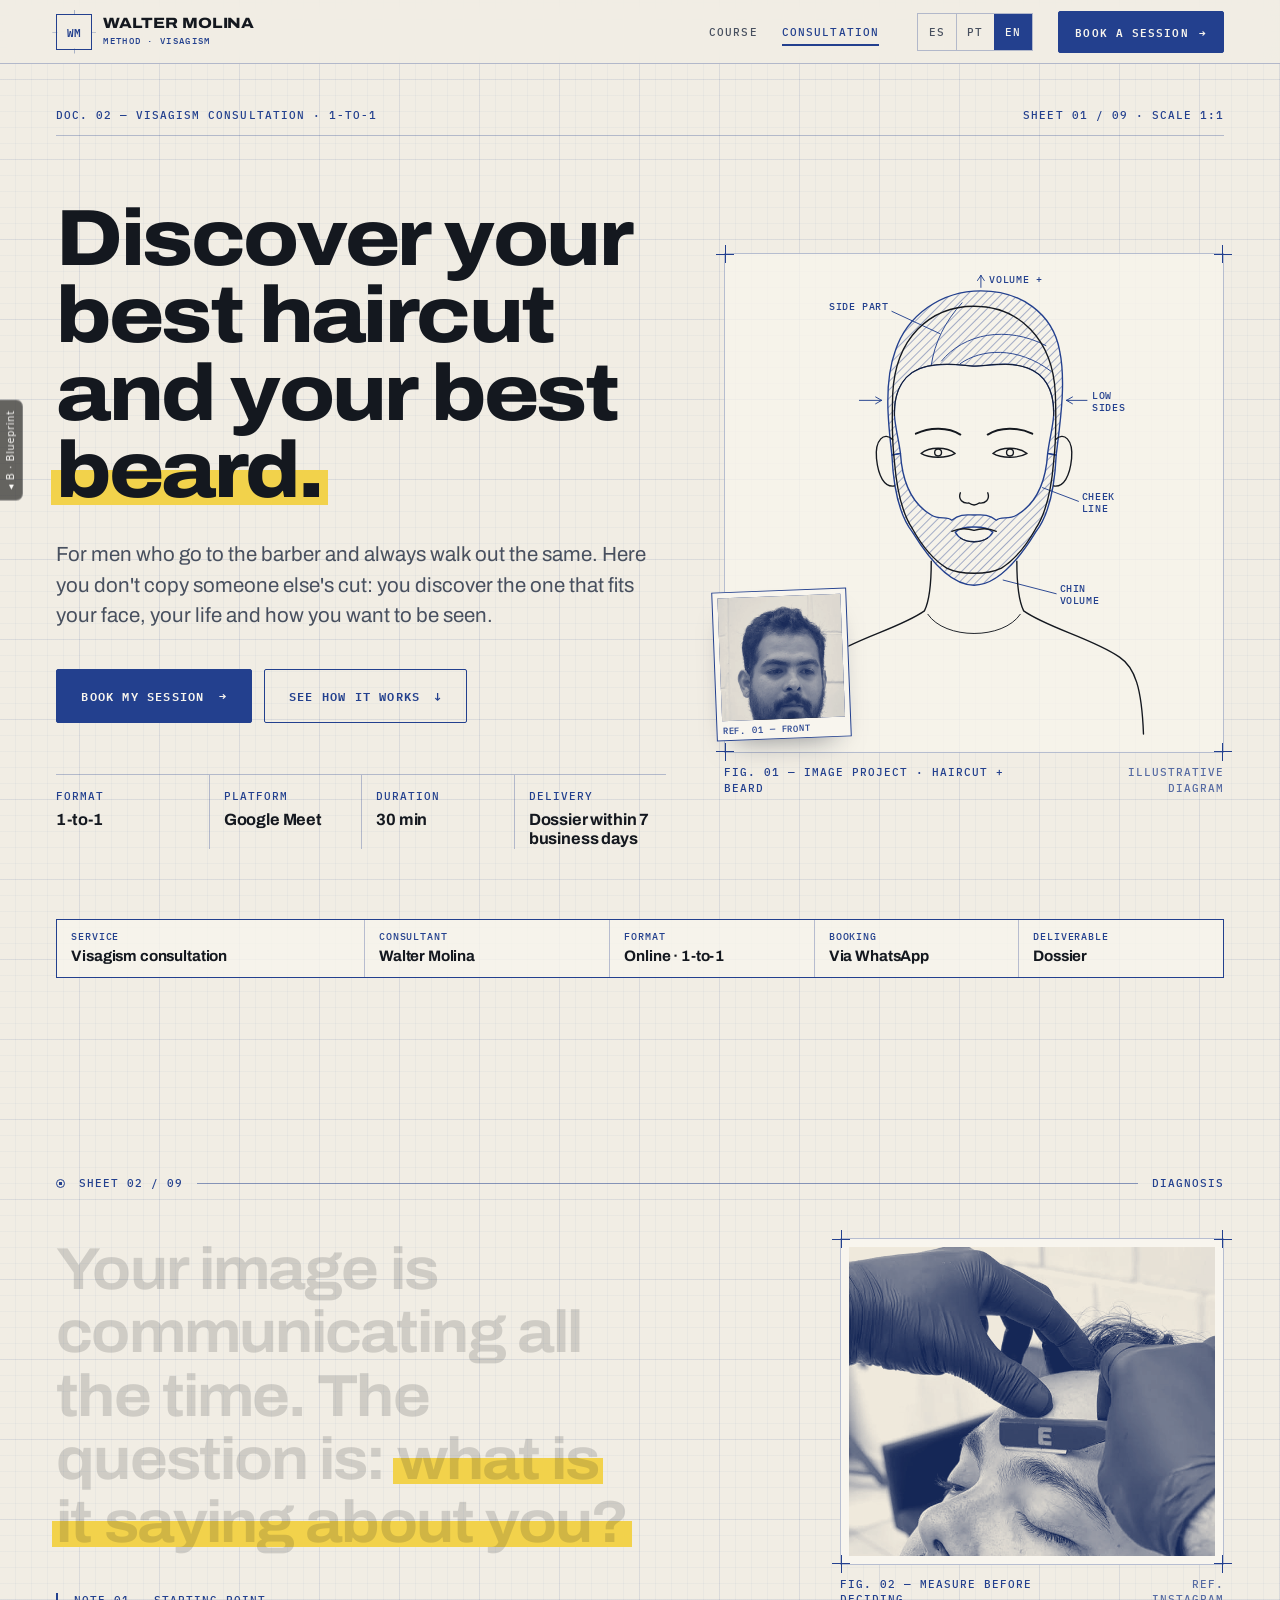
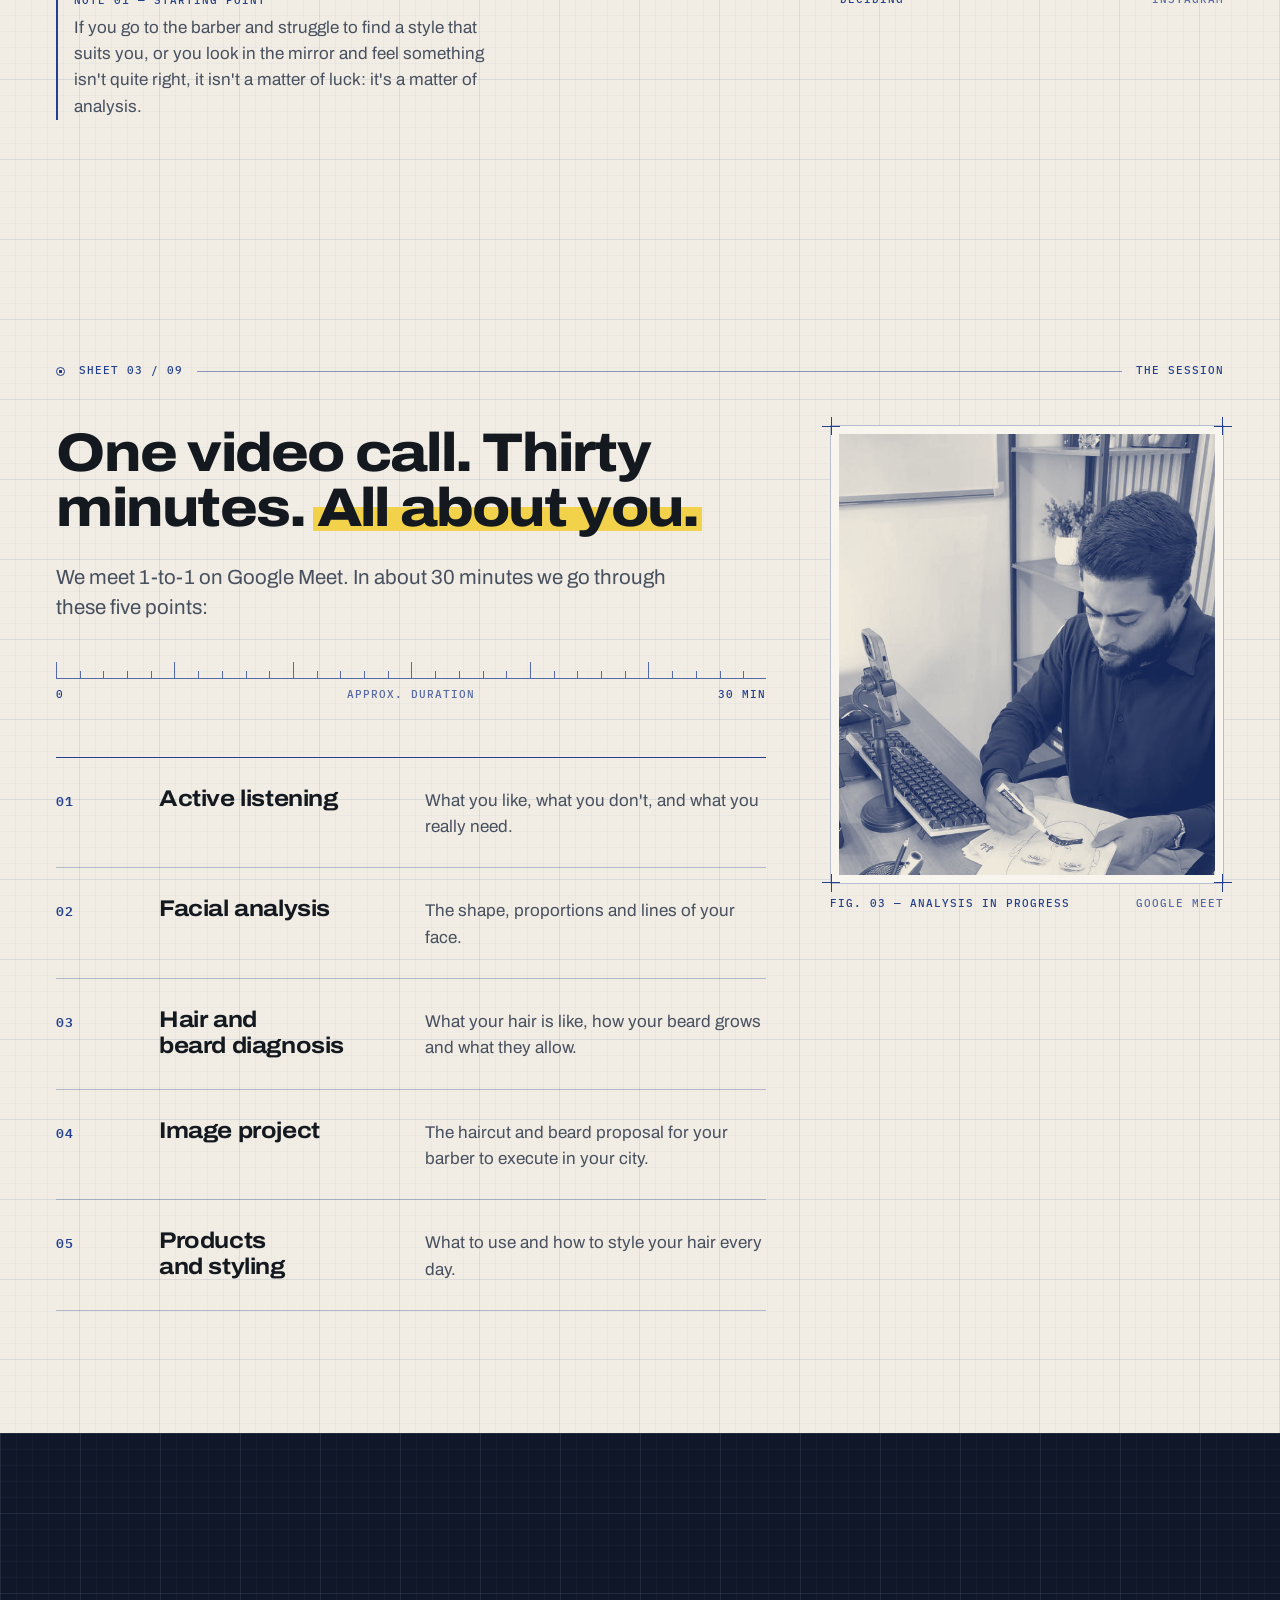
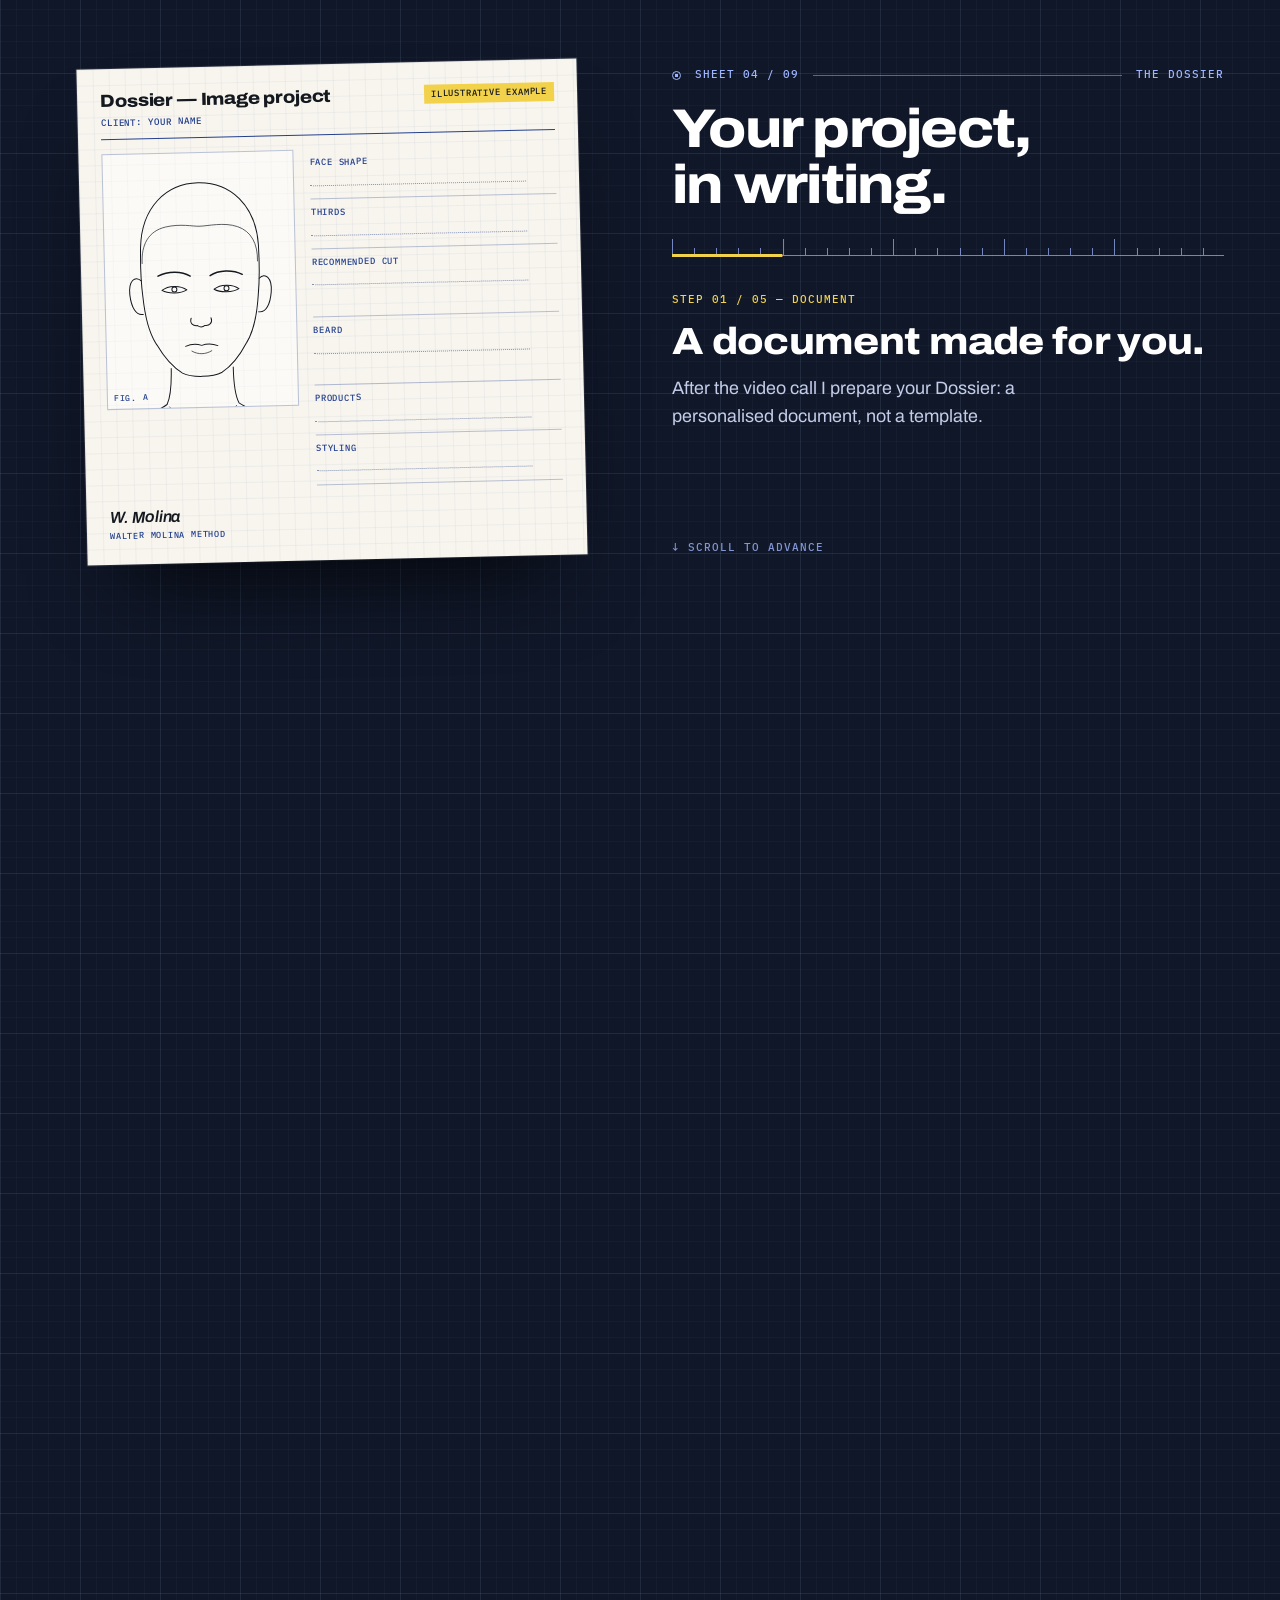
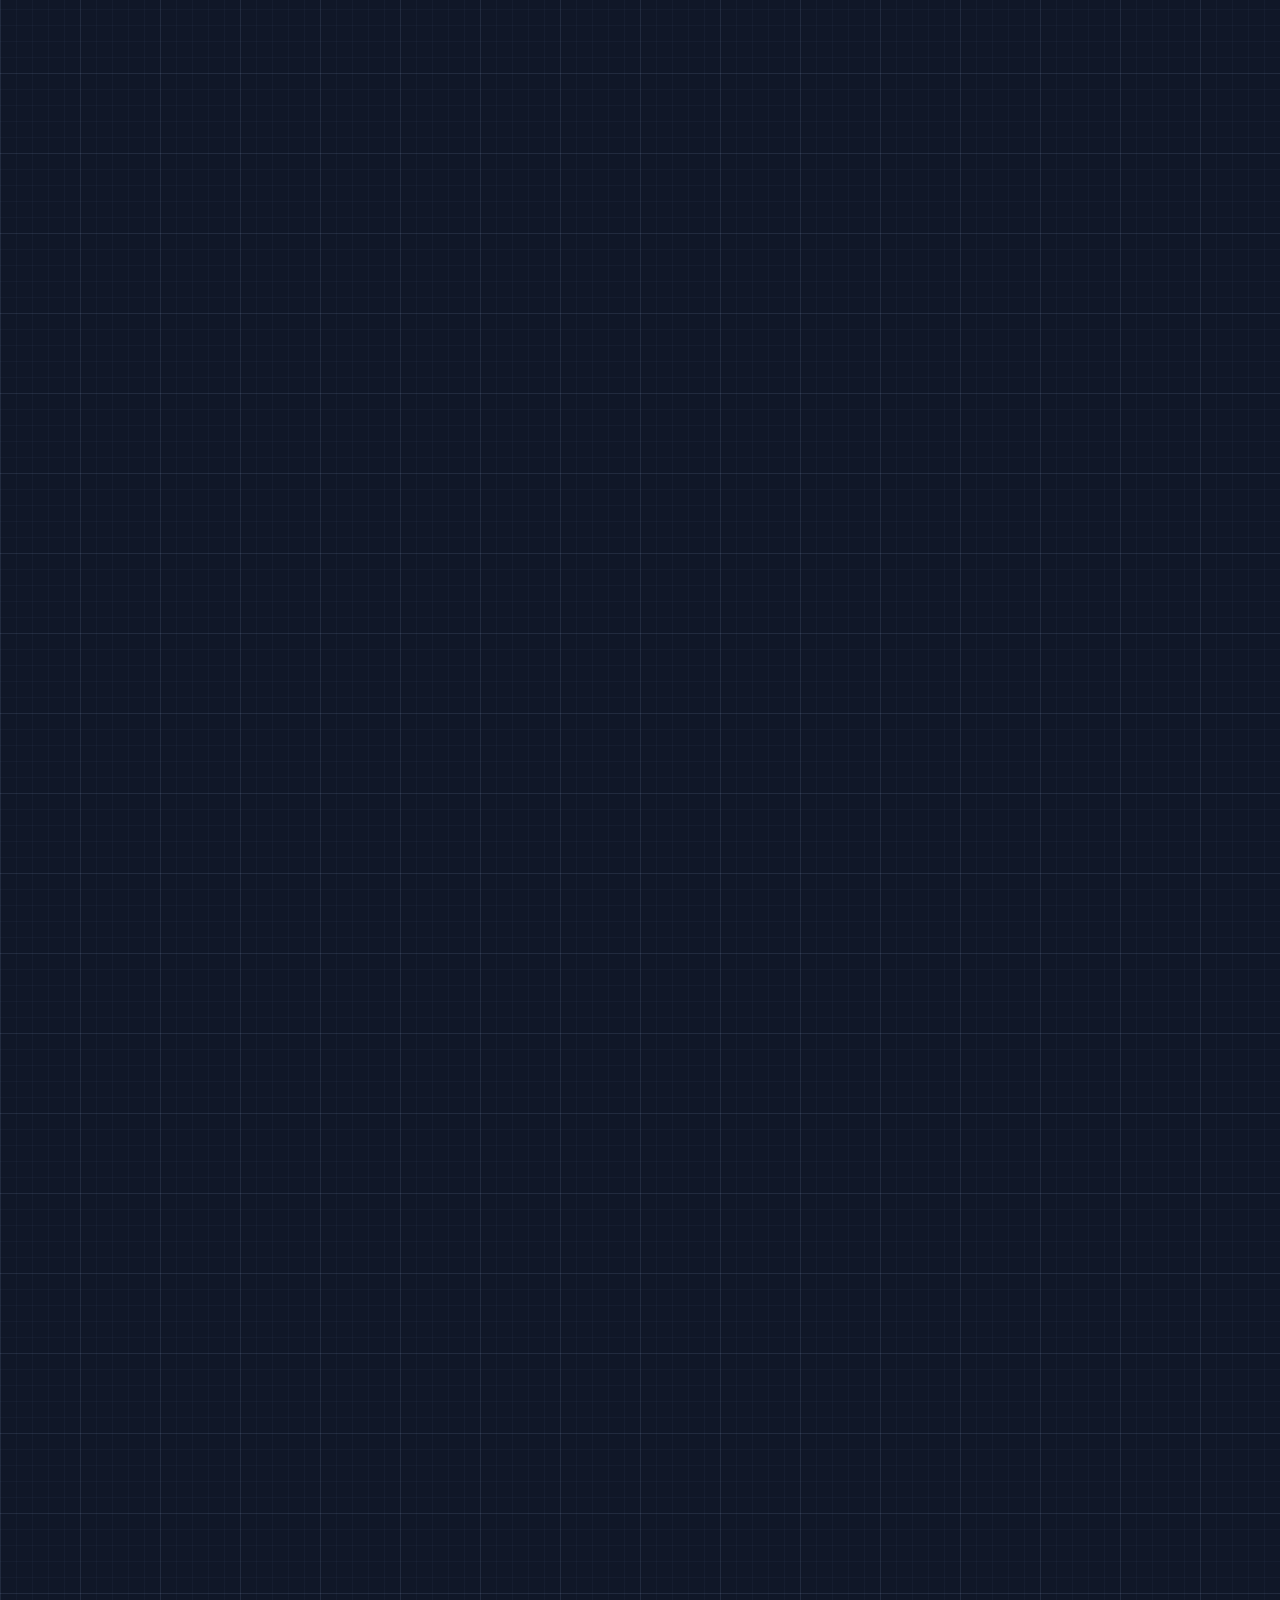
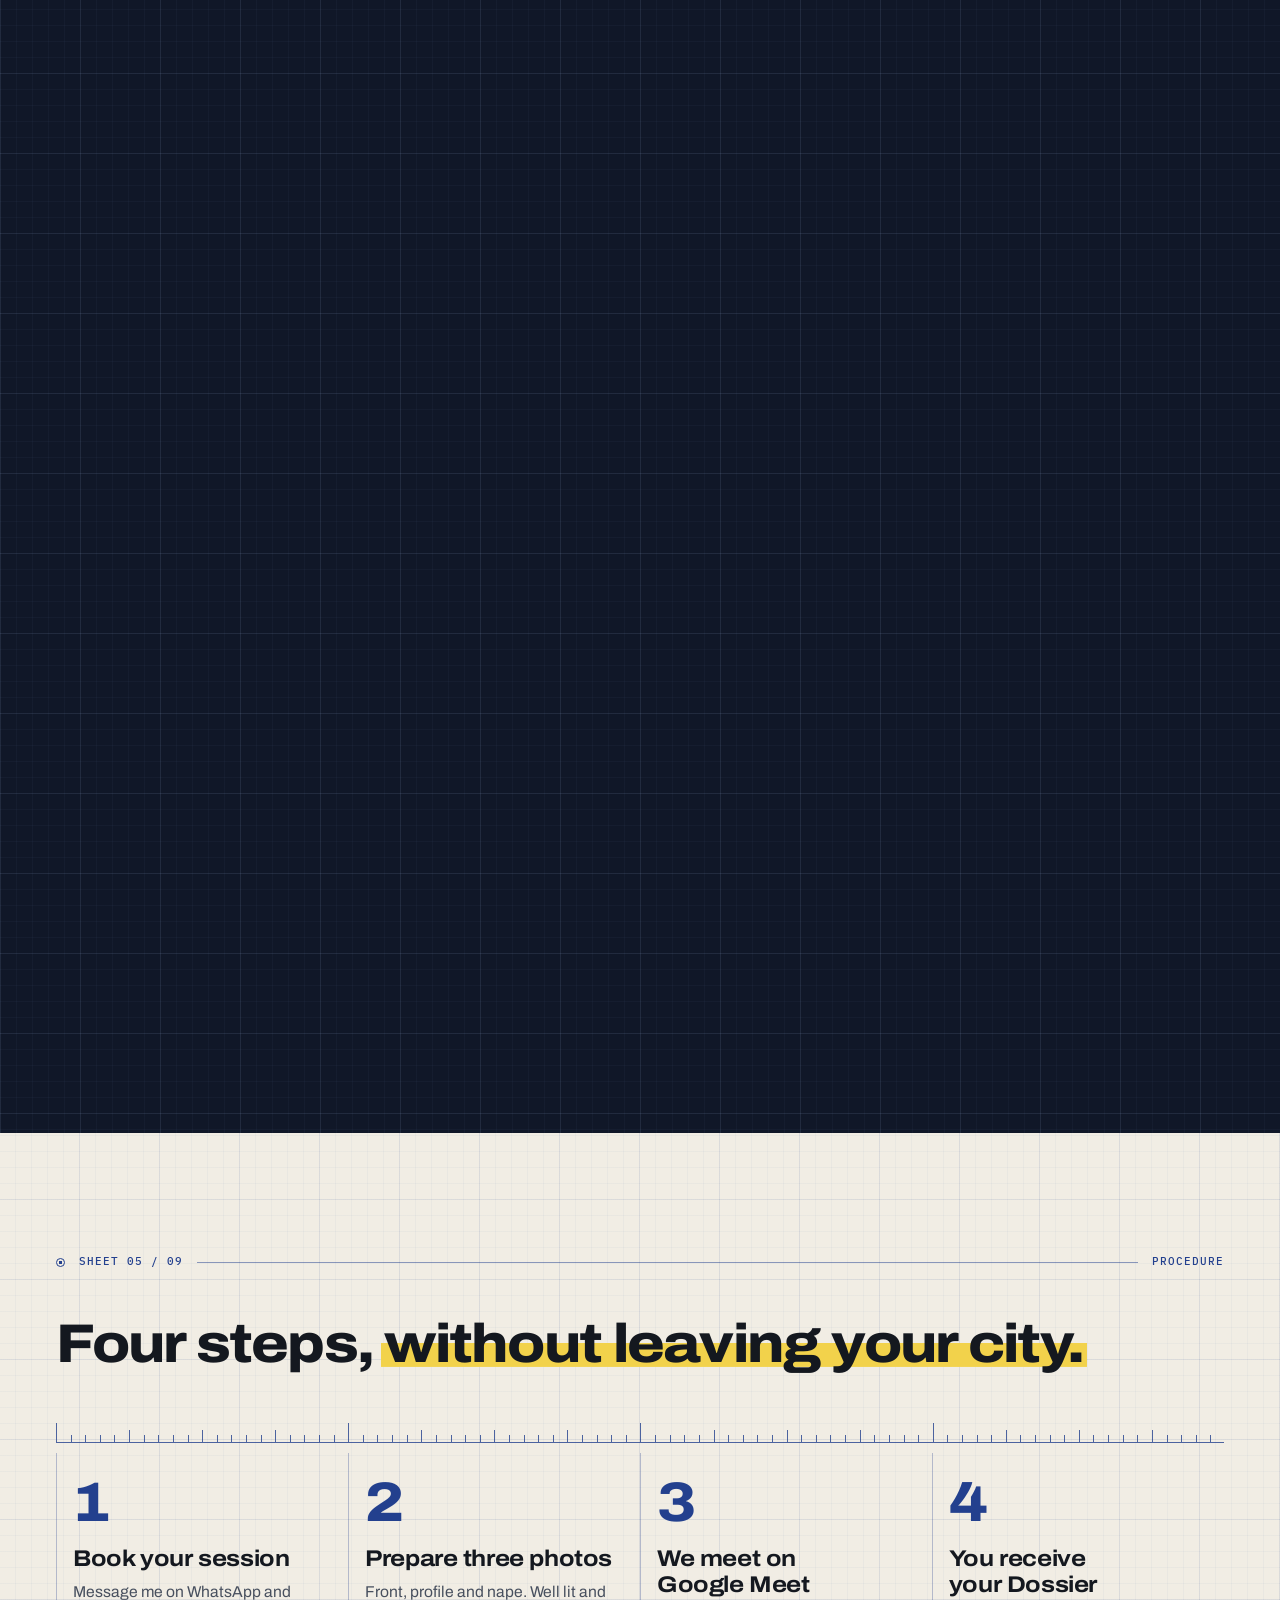
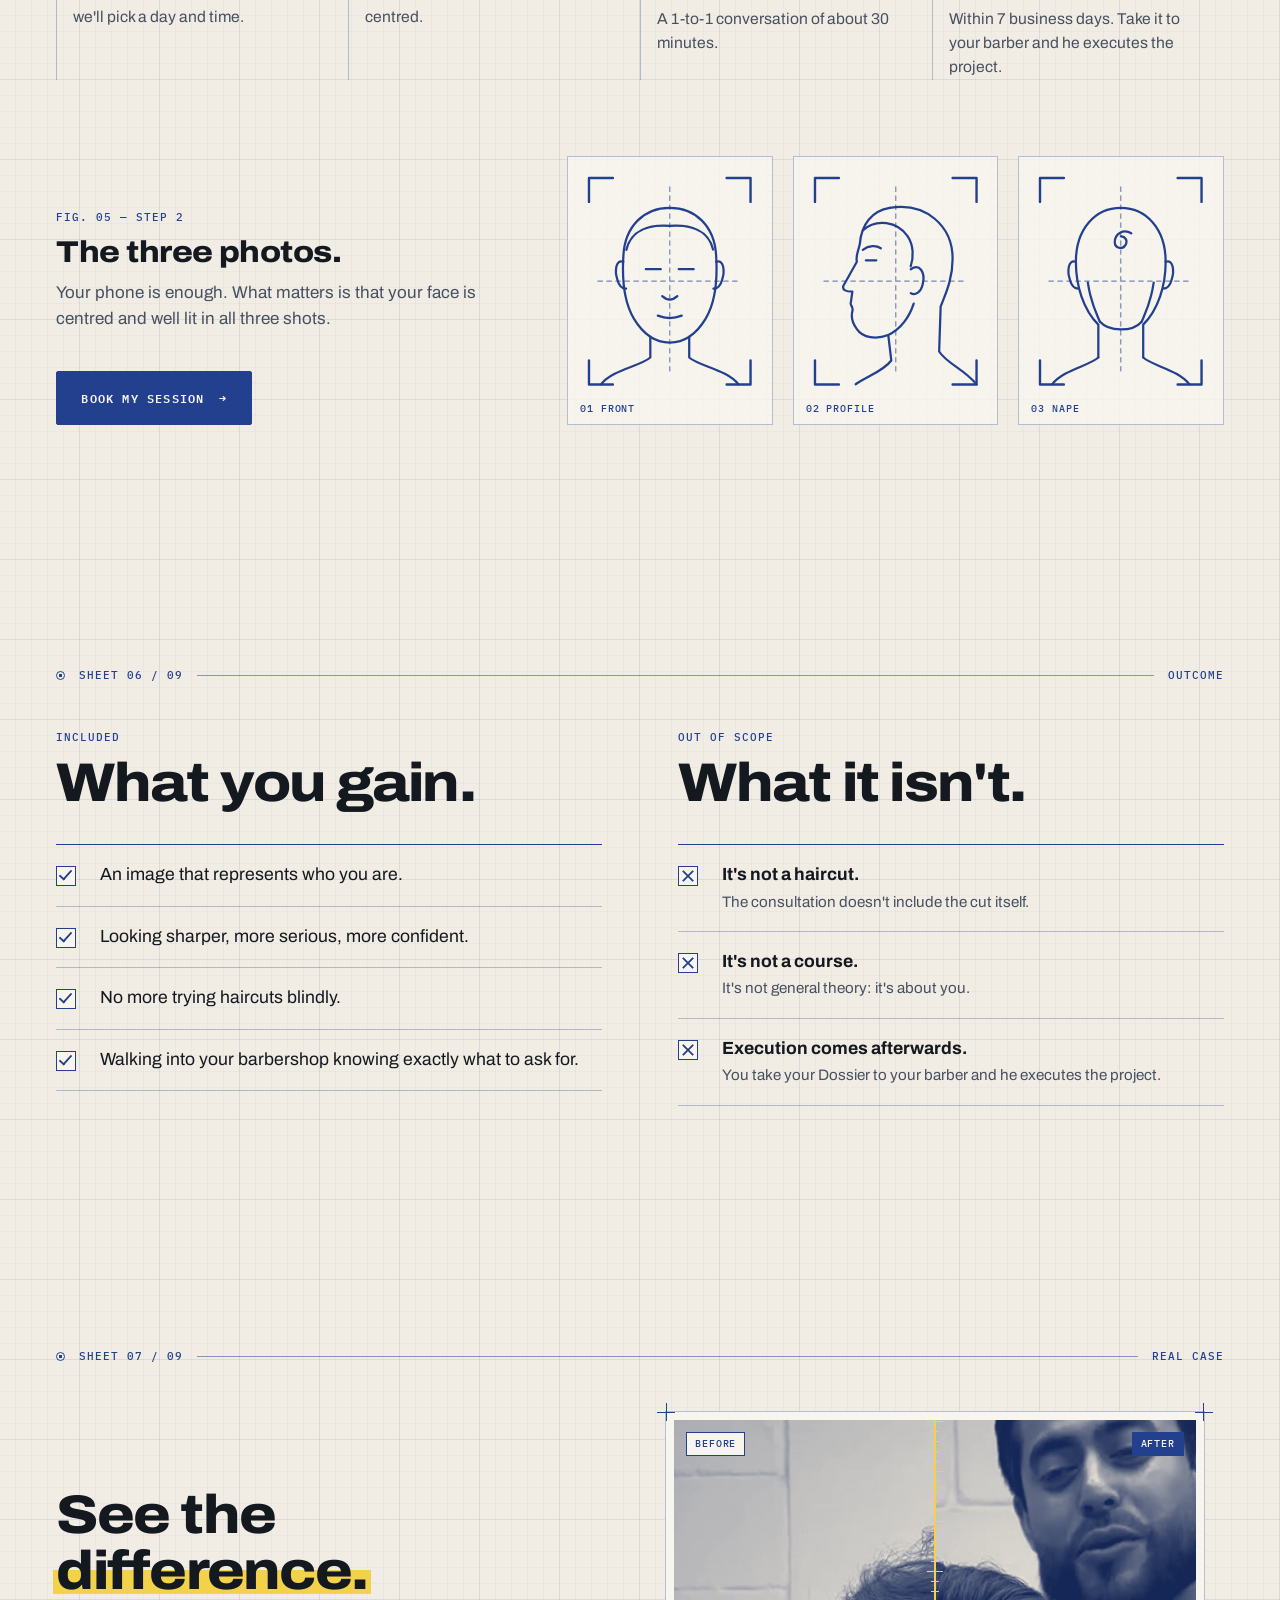
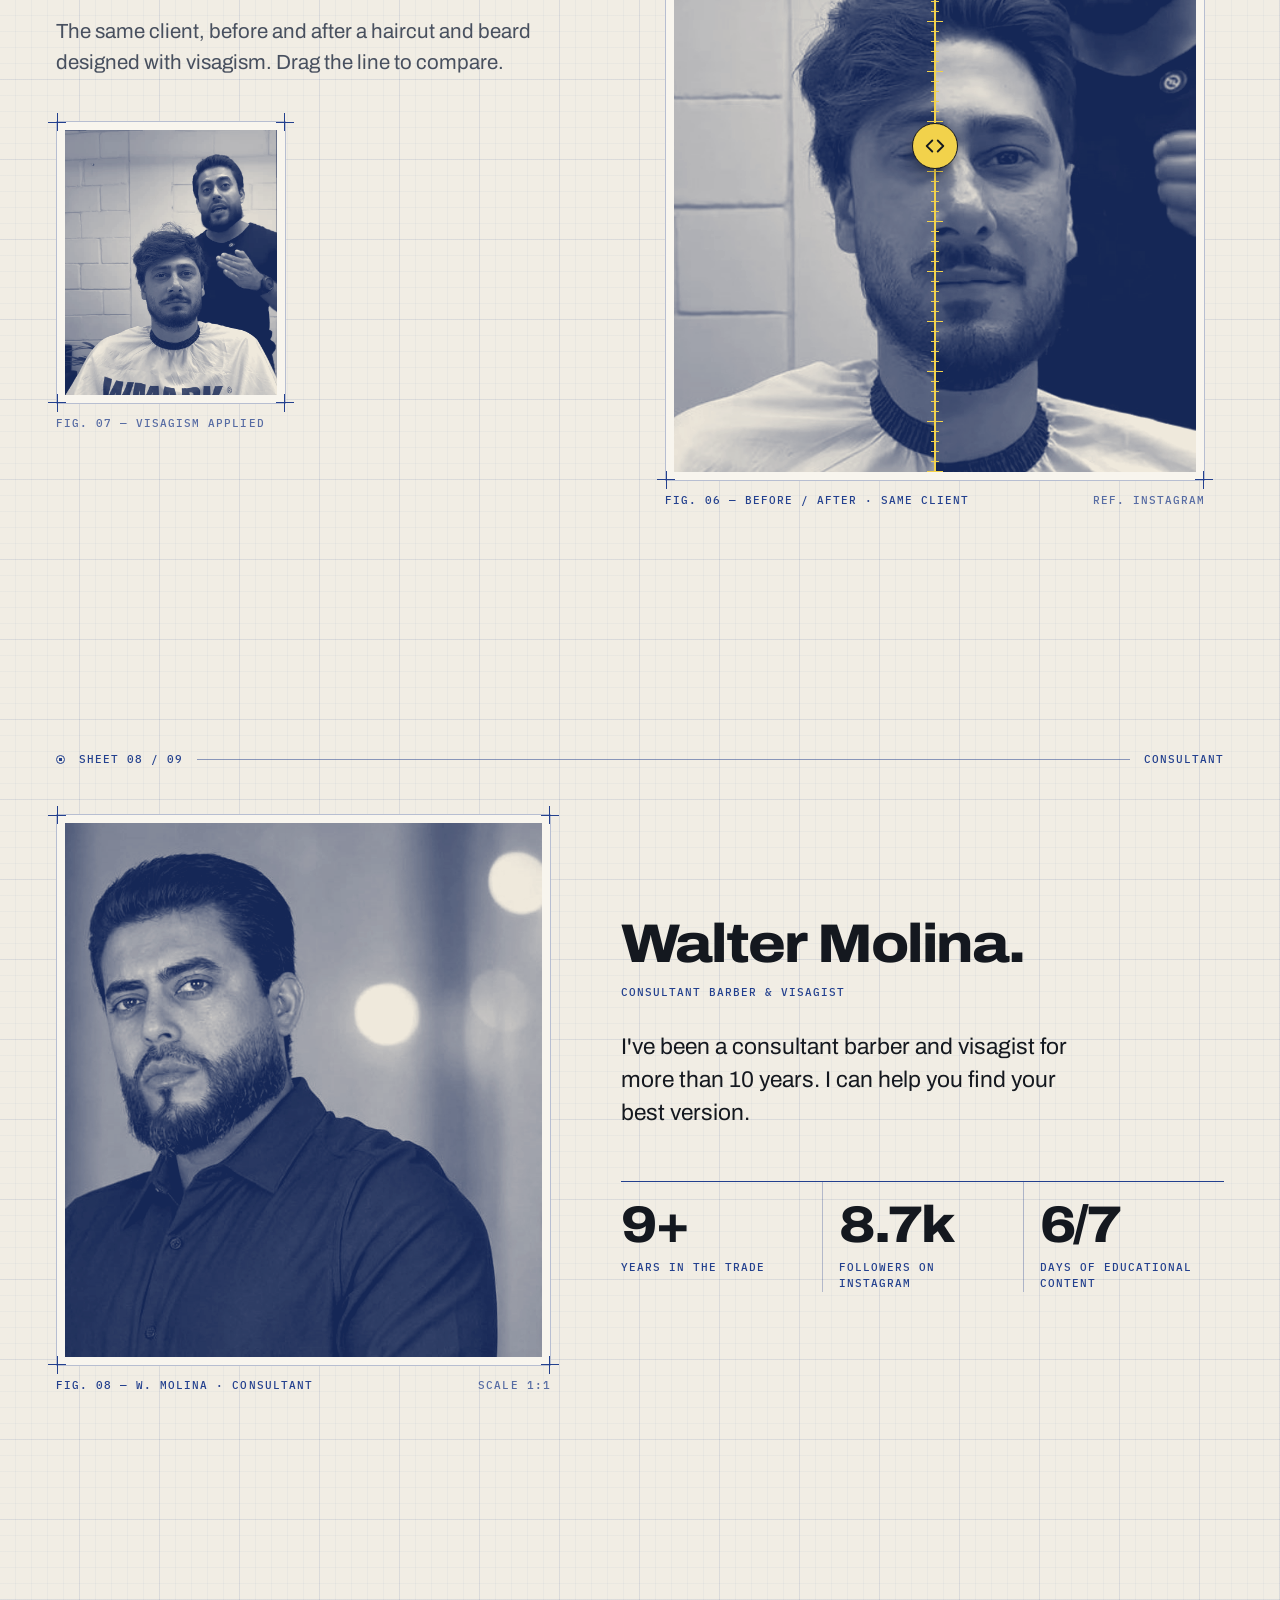
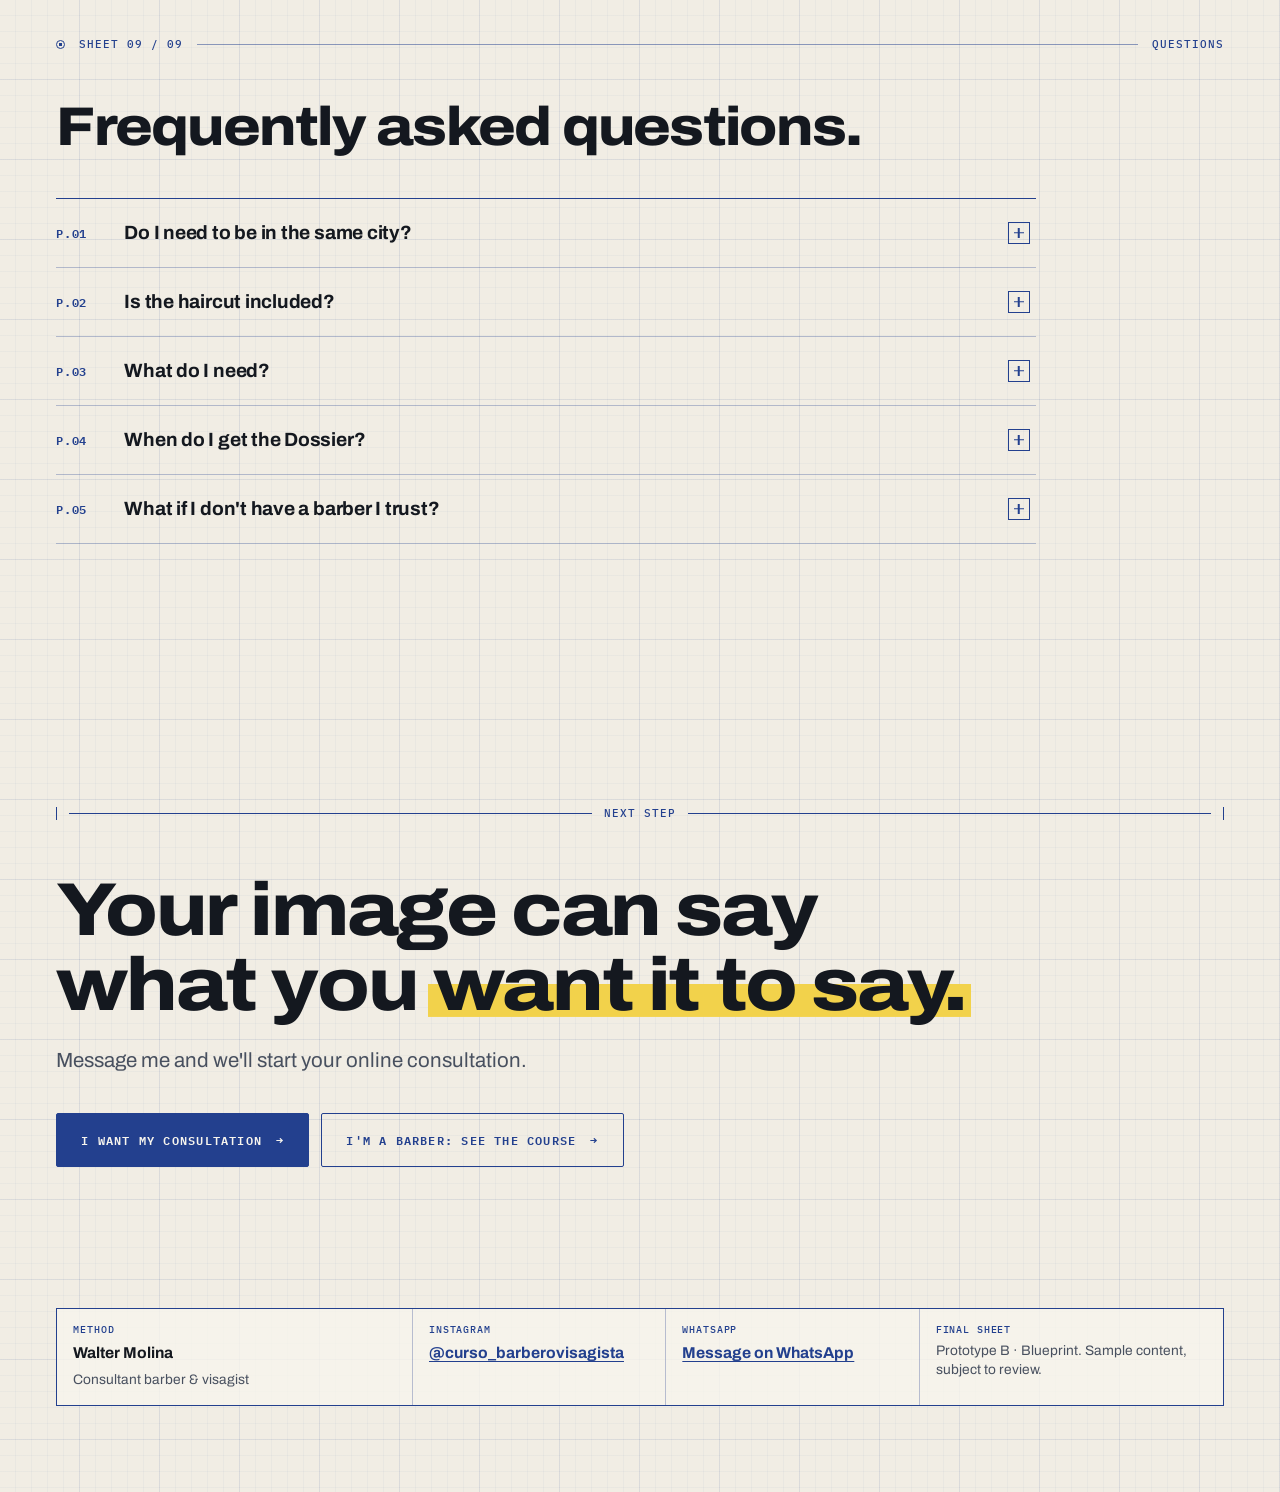
<file: blueprint/consultoria.html>
<!doctype html>
<html lang="es">
<head>
<meta charset="utf-8">
<meta name="viewport" content="width=device-width, initial-scale=1">
<title data-i18n="title">Consultoría de Visagismo Online — Walter Molina</title>
<meta name="description" content="Consultoría de visagismo online, 1 a 1: descubrí tu mejor corte y tu mejor barba y recibí un Dossier para tu barbero." data-i18n-attr="content:meta.desc">
<meta name="theme-color" content="#f1ede4">
<script>document.documentElement.classList.add('js')</script>
<link rel="preconnect" href="https://fonts.googleapis.com">
<link rel="preconnect" href="https://fonts.gstatic.com" crossorigin>
<link href="https://fonts.googleapis.com/css2?family=Archivo:wdth,wght@62..125,100..900&family=IBM+Plex+Mono:wght@400;500;600&display=swap" rel="stylesheet">
<link rel="stylesheet" href="style.css">
</head>
<body data-proto="B · Blueprint">

<a class="skip" href="#contenido" data-i18n="c.skip">Saltar al contenido</a>

<header class="top">
  <a class="brand" href="consultoria.html" aria-label="Walter Molina">
    <span class="brand-mark" aria-hidden="true">WM</span>
    <span class="brand-name">Walter Molina<small data-i18n="c.sub">Método · Visagismo</small></span>
  </a>
  <nav class="nav" aria-label="Principal">
    <a href="curso.html" data-i18n="c.nav.curso">Curso</a>
    <a href="consultoria.html" aria-current="page" data-i18n="c.nav.cons">Consultoría</a>
  </nav>
  <div class="langs" role="group" aria-label="Idioma" data-i18n-attr="aria-label:c.langs">
    <button type="button" data-lang-btn="es" aria-label="Español">ES</button>
    <button type="button" data-lang-btn="pt" aria-label="Português">PT</button>
    <button type="button" data-lang-btn="en" aria-label="English">EN</button>
  </div>
  <a class="btn btn--sm" data-wa="consultoria" href="#procedimiento"><span data-i18n="cta.head">Reservar horario</span><span class="arr" aria-hidden="true">→</span></a>
</header>

<main id="contenido">

<!-- ============================================================ 01 · PORTADA -->
<section class="sheet hero">
  <div class="wrap">
    <p class="docline mono">
      <span data-i18n="hero.doc">Doc. 02 — Consultoría de visagismo · 1 a 1</span>
      <span><span data-i18n="c.lam">Lámina</span> 01 / 09 · <span data-i18n="c.scale">ESC. 1:1</span></span>
    </p>

    <div class="hero-grid">
      <div>
        <h1 data-reveal data-i18n="hero.h1">Descubrí tu mejor corte y tu mejor <mark>barba.</mark></h1>
        <p class="lead" data-i18n="hero.lead">Para hombres que van a la barbería y salen siempre igual. Acá no copiás el corte de otro: descubrís el que va con tu rostro, tu vida y cómo querés que te vean.</p>
        <div class="cta-row">
          <a class="btn" data-wa="consultoria" href="#procedimiento"><span data-i18n="cta.book">Reservar mi horario</span><span class="arr" aria-hidden="true">→</span></a>
          <a class="btn btn--ghost" href="#sesion"><span data-i18n="cta.how">Ver cómo funciona</span><span class="arr" aria-hidden="true">↓</span></a>
        </div>
        <dl class="specs specs--4">
          <div><dt class="mono" data-i18n="hero.s1k">Modalidad</dt><dd data-i18n="hero.s1v">1 a 1</dd></div>
          <div><dt class="mono" data-i18n="hero.s2k">Plataforma</dt><dd>Google Meet</dd></div>
          <div><dt class="mono" data-i18n="hero.s3k">Duración</dt><dd>30 min</dd></div>
          <div><dt class="mono" data-i18n="hero.s4k">Entrega</dt><dd data-i18n="hero.s4v">Dossier en hasta 7 días hábiles</dd></div>
        </dl>
      </div>

      <figure class="hero-fig">
        <div class="fig-wrap">
        <div class="fig-frame reg">
          <div data-head="consult" data-reveal></div>
        </div>
        <div class="ref" data-reveal aria-hidden="true">
          <div class="duo"><img src="../assets/img/cliente-frente.jpg" alt="" width="640" height="840" style="object-position:50% 78%;transform:scale(1.5);transform-origin:50% 72%"></div>
          <span data-i18n="hero.ref">REF. 01 — FRENTE</span>
        </div>
        </div>
        <figcaption class="figcap mono">
          <span data-i18n="hero.fig">Fig. 01 — Proyecto de imagen · corte + barba</span>
          <span data-i18n="hero.fig2">Esquema ilustrativo</span>
        </figcaption>
      </figure>
    </div>

    <dl class="cajetin" data-reveal="up">
      <div><dt class="mono" data-i18n="cj.k1">Servicio</dt><dd data-i18n="cj.v1">Consultoría de visagismo</dd></div>
      <div><dt class="mono" data-i18n="cj.k2">Consultor</dt><dd>Walter Molina</dd></div>
      <div><dt class="mono" data-i18n="cj.k3">Modalidad</dt><dd data-i18n="cj.v3">Online · 1 a 1</dd></div>
      <div><dt class="mono" data-i18n="cj.k4">Reserva</dt><dd data-i18n="cj.v4">Por WhatsApp</dd></div>
      <div><dt class="mono" data-i18n="cj.k5">Entregable</dt><dd data-i18n="cj.v5">Dossier</dd></div>
    </dl>
  </div>
</section>

<!-- ============================================================ 02 · DIAGNÓSTICO -->
<section class="sheet" id="diagnostico">
  <div class="wrap">
    <header class="sheet-head mono" data-reveal>
      <span><span data-i18n="c.lam">Lámina</span> 02 / 09</span><span class="rule"></span><span data-i18n="dx.tag">Diagnóstico</span>
    </header>
    <div class="mani-grid">
      <div>
        <p class="statement" data-view data-split data-reveal data-i18n="dx.a">Tu imagen comunica todo el tiempo. La pregunta es: <mark>¿qué está diciendo de vos?</mark></p>
        <div class="note" data-reveal="up">
          <p class="mono" data-i18n="dx.note.k">Nota 01 — Punto de partida</p>
          <p data-i18n="dx.note">Si vas al barbero y te cuesta encontrar un estilo que combine con vos, o te mirás y sentís que algo no termina de estar bien, no es cuestión de suerte: es cuestión de análisis.</p>
        </div>
      </div>
      <figure class="fig" data-reveal="up">
        <div class="fig-frame reg">
          <div class="duo" style="aspect-ratio:640/540"><img loading="lazy" src="../assets/img/medicion.jpg" width="640" height="540" alt="Manos con guantes midiendo la ceja de un cliente con una regla de visagismo" data-i18n-attr="alt:dx.alt"></div>
        </div>
        <figcaption class="figcap mono"><span data-i18n="dx.fig">Fig. 02 — Medir antes de decidir</span><span>Ref. Instagram</span></figcaption>
      </figure>
    </div>
  </div>
</section>

<!-- ============================================================ 03 · LA SESIÓN -->
<section class="sheet" id="sesion">
  <div class="wrap">
    <header class="sheet-head mono" data-reveal>
      <span><span data-i18n="c.lam">Lámina</span> 03 / 09</span><span class="rule"></span><span data-i18n="ses.tag">La sesión</span>
    </header>
    <div class="sess">
      <div>
        <h2 data-reveal data-i18n="ses.h2">Una videollamada. Treinta minutos. <mark>Todo sobre vos.</mark></h2>
        <p class="lead sec-intro" data-i18n="ses.intro">Nos vemos 1 a 1 por Google Meet. En unos 30 minutos recorremos estos cinco puntos:</p>

        <div class="mins mono" data-view aria-hidden="true">
          <i></i><span>0</span><span data-i18n="ses.dur">Duración aprox.</span><span>30 min</span>
        </div>

        <ol class="sched sched--3">
          <li class="sched-row" data-reveal><span class="sched-n">01</span><h3 data-i18n="ses.1t">Escucha activa</h3><p data-i18n="ses.1d">Qué te gusta, qué no te gusta y cuál es tu necesidad real.</p></li>
          <li class="sched-row" data-reveal><span class="sched-n">02</span><h3 data-i18n="ses.2t">Análisis facial</h3><p data-i18n="ses.2d">Formato, proporciones y líneas de tu rostro.</p></li>
          <li class="sched-row" data-reveal><span class="sched-n">03</span><h3 data-i18n="ses.3t">Diagnóstico de cabello y barba</h3><p data-i18n="ses.3d">Cómo es tu pelo, cómo crece tu barba y qué permiten.</p></li>
          <li class="sched-row" data-reveal><span class="sched-n">04</span><h3 data-i18n="ses.4t">Proyecto de imagen</h3><p data-i18n="ses.4d">La propuesta de corte y barba para que tu barbero la ejecute en tu ciudad.</p></li>
          <li class="sched-row" data-reveal><span class="sched-n">05</span><h3 data-i18n="ses.5t">Productos y finalización</h3><p data-i18n="ses.5d">Qué usar y cómo peinarte todos los días.</p></li>
        </ol>
      </div>
      <figure class="fig" data-reveal="up">
        <div class="fig-frame reg">
          <div class="duo" style="aspect-ratio:640/750"><img loading="lazy" src="../assets/img/consulta-mesa.jpg" width="640" height="750" alt="Walter Molina en su escritorio dibujando formatos de rostro durante una consultoría online" data-i18n-attr="alt:ses.alt"></div>
        </div>
        <figcaption class="figcap mono"><span data-i18n="ses.fig">Fig. 03 — Análisis en curso</span><span>Google Meet</span></figcaption>
      </figure>
    </div>
  </div>
</section>

<!-- ============================================================ 04 · EL DOSSIER (escena fija) -->
<section class="scene scene--doc" id="dossier" data-scene data-steps="5" data-layers="doc">
  <div class="scene-sticky">
    <div class="scene-fig">
      <div class="doc">
        <div class="doc-head">
          <p class="doc-title"><span data-i18n="doc.title">Dossier — Proyecto de imagen</span><small data-i18n="doc.client">Cliente: tu nombre</small></p>
          <span class="doc-ex mono" data-i18n="doc.ex">Ejemplo ilustrativo</span>
        </div>
        <div class="doc-body">
          <div class="doc-fig">
            <div data-head="mini" data-reveal></div>
            <span class="mono">Fig. A</span>
          </div>
          <dl class="fields">
            <div class="field" data-at="1"><dt class="mono" data-i18n="doc.k1">Formato de rostro</dt><dd><span data-i18n="doc.v1">Oval, mandíbula marcada</span></dd></div>
            <div class="field" data-at="1"><dt class="mono" data-i18n="doc.k2">Tercios</dt><dd><span data-i18n="doc.v2">Tercio medio dominante</span></dd></div>
            <div class="field field--wide" data-at="2"><dt class="mono" data-i18n="doc.k3">Corte indicado</dt><dd><span data-i18n="doc.v3">Laterales bajos, volumen medio arriba, raya lateral</span></dd></div>
            <div class="field field--wide" data-at="3"><dt class="mono" data-i18n="doc.k4">Barba</dt><dd><span data-i18n="doc.v4">Línea de mejilla baja, mentón con volumen</span></dd></div>
            <div class="field" data-at="4"><dt class="mono" data-i18n="doc.k5">Productos</dt><dd><span data-i18n="doc.v5">Pomada mate · aceite para barba</span></dd></div>
            <div class="field" data-at="4"><dt class="mono" data-i18n="doc.k6">Finalización</dt><dd><span data-i18n="doc.v6">Secador hacia atrás, terminación natural</span></dd></div>
          </dl>
        </div>
        <div class="doc-foot">
          <p class="doc-sign mono"><b>W. Molina</b><span data-i18n="doc.sign">Método Walter Molina</span></p>
          <p class="doc-stamp mono" data-at="4" data-i18n="doc.stamp">Entrega: hasta 7 días hábiles</p>
        </div>
      </div>
    </div>

    <div class="scene-side">
      <header class="sheet-head mono">
        <span><span data-i18n="c.lam">Lámina</span> 04 / 09</span><span class="rule"></span><span data-i18n="dos.tag">El Dossier</span>
      </header>
      <h2 data-i18n="dos.h2">Tu proyecto, por escrito.</h2>
      <div class="scene-ruler" aria-hidden="true"><i></i></div>

      <div class="steps">
        <article class="step is-current">
          <p class="mono step-fig"><span data-i18n="c.step">Paso</span> 01 / 05 — <span data-i18n="dos.0f">Documento</span></p>
          <h3 data-i18n="dos.0t">Un documento hecho para vos.</h3>
          <p data-i18n="dos.0d">Después de la videollamada preparo tu Dossier: un documento personalizado, no una plantilla.</p>
        </article>
        <article class="step">
          <p class="mono step-fig"><span data-i18n="c.step">Paso</span> 02 / 05 — <span data-i18n="dos.1f">Análisis</span></p>
          <h3 data-i18n="dos.1t">Las indicaciones técnicas.</h3>
          <p data-i18n="dos.1d">Todo lo que tu barbero necesita saber sobre tu rostro para ajustar el corte: formato, proporciones y qué equilibrar.</p>
        </article>
        <article class="step">
          <p class="mono step-fig"><span data-i18n="c.step">Paso</span> 03 / 05 — <span data-i18n="dos.2f">Corte</span></p>
          <h3 data-i18n="dos.2t">Cómo va a quedar tu corte.</h3>
          <p data-i18n="dos.2d">Referencias visuales y la estructura indicada, para que no dependa de la foto de otro ni de la memoria.</p>
        </article>
        <article class="step">
          <p class="mono step-fig"><span data-i18n="c.step">Paso</span> 04 / 05 — <span data-i18n="dos.3f">Barba</span></p>
          <h3 data-i18n="dos.3t">Cómo va a quedar tu barba.</h3>
          <p data-i18n="dos.3d">El diseño que armoniza con tu rostro: líneas, largo y volumen, detallados.</p>
        </article>
        <article class="step">
          <p class="mono step-fig"><span data-i18n="c.step">Paso</span> 05 / 05 — <span data-i18n="dos.4f">Cuidados</span></p>
          <h3 data-i18n="dos.4t">Cuidados, productos y entrega.</h3>
          <p data-i18n="dos.4d">Qué productos usar y cómo cuidarlo en casa. Recibís el Dossier en hasta 7 días hábiles después de la videollamada y lo llevás a tu barbero.</p>
        </article>
      </div>
      <p class="mono scene-hint" data-i18n="sc.hint">↓ Desplazá para avanzar</p>
    </div>
  </div>
</section>

<!-- ============================================================ 05 · PROCEDIMIENTO -->
<section class="sheet" id="procedimiento">
  <div class="wrap">
    <header class="sheet-head mono" data-reveal>
      <span><span data-i18n="c.lam">Lámina</span> 05 / 09</span><span class="rule"></span><span data-i18n="pro.tag">Procedimiento</span>
    </header>
    <h2 data-reveal data-i18n="pro.h2">Cuatro pasos, <mark>sin moverte de tu ciudad.</mark></h2>

    <ol class="ruler" data-view>
      <li data-reveal style="--d:0s"><span class="n" aria-hidden="true">1</span><h3 data-i18n="pro.1t">Reservá tu horario</h3><p data-i18n="pro.1d">Escribime por WhatsApp y elegimos día y hora.</p></li>
      <li data-reveal style="--d:.1s"><span class="n" aria-hidden="true">2</span><h3 data-i18n="pro.2t">Prepará tres fotos</h3><p data-i18n="pro.2d">De frente, de perfil y de la nuca. Bien iluminadas y centradas.</p></li>
      <li data-reveal style="--d:.2s"><span class="n" aria-hidden="true">3</span><h3 data-i18n="pro.3t">Nos vemos en Google Meet</h3><p data-i18n="pro.3d">Una conversación 1 a 1 de unos 30 minutos.</p></li>
      <li data-reveal style="--d:.3s"><span class="n" aria-hidden="true">4</span><h3 data-i18n="pro.4t">Recibís tu Dossier</h3><p data-i18n="pro.4d">En hasta 7 días hábiles. Lo llevás a tu barbero y él ejecuta el proyecto.</p></li>
    </ol>

    <div class="shots-block">
      <div>
        <p class="mono col-label" data-i18n="sh.k">Fig. 05 — Paso 2</p>
        <h3 data-i18n="sh.h">Las tres fotos.</h3>
        <p class="muted" data-i18n="sh.d">Con el celular alcanza. Lo importante es que el rostro esté centrado y bien iluminado en las tres tomas.</p>
        <div class="cta-row">
          <a class="btn" data-wa="consultoria" href="#procedimiento"><span data-i18n="cta.book">Reservar mi horario</span><span class="arr" aria-hidden="true">→</span></a>
        </div>
      </div>
      <div class="shots">
        <figure class="shot" data-reveal style="--d:0s">
          <svg viewBox="0 0 120 150" role="img" aria-labelledby="shot-a"><title id="shot-a" data-i18n="sh.1alt">Encuadre de la foto de frente</title>
            <path class="corner" d="M6,22 V6 H22 M98,6 H114 V22 M114,128 V144 H98 M22,144 H6 V128"/>
            <path class="guide" d="M60,12 V138 M12,75 H108"/>
            <path class="draw" pathLength="1" d="M60,26 C77,26 90,38 91,58 C92,74 90,90 84,100 C78,110 70,116 60,116 C50,116 42,110 36,100 C30,90 28,74 29,58 C30,38 43,26 60,26 Z"/>
            <path class="draw" pathLength="1" d="M29,62 C24,60 23,68 25,74 C26,78 28,80 31,80"/>
            <path class="draw" pathLength="1" d="M91,62 C96,60 97,68 95,74 C94,78 92,80 89,80"/>
            <path class="draw" pathLength="1" d="M47,112 V126 C40,132 22,134 14,144"/>
            <path class="draw" pathLength="1" d="M73,112 V126 C80,132 98,134 106,144"/>
            <path class="draw" pathLength="1" d="M31,54 C34,41 46,37 60,38 C74,37 86,41 89,54"/>
            <path d="M44,67 H54 M66,67 H76 M55,85 C58,88 62,88 65,85 M52,98 C57,100 63,100 68,98"/>
          </svg>
          <figcaption class="mono" data-i18n="sh.1">01 Frente</figcaption>
        </figure>
        <figure class="shot" data-reveal style="--d:.15s">
          <svg viewBox="0 0 120 150" role="img" aria-labelledby="shot-b"><title id="shot-b" data-i18n="sh.2alt">Encuadre de la foto de perfil</title>
            <path class="corner" d="M6,22 V6 H22 M98,6 H114 V22 M114,128 V144 H98 M22,144 H6 V128"/>
            <path class="guide" d="M60,12 V138 M12,75 H108"/>
            <path class="draw" pathLength="1" d="M56,26 C80,22 98,38 98,60 C98,74 93,84 90,92 L89,122 C94,130 106,134 114,144"/>
            <path class="draw" pathLength="1" d="M56,26 C44,28 37,37 36,50 C35,55 33,58 34,62 L25,78 C24,81 27,82 31,82 L30,89 C29,91 32,92 31,95 C30,99 31,103 34,107 C38,113 47,114 55,111 L57,128 C52,135 40,139 33,144"/>
            <path class="draw" pathLength="1" d="M55,111 C63,107 69,99 72,90"/>
            <path class="draw" pathLength="1" d="M38,41 C47,33 61,35 68,45 C72,51 72,59 70,65"/>
            <path d="M70,67 C76,63 80,69 78,77 C77,82 73,85 70,83 M40,61 H47 M38,54 C42,51 47,51 50,53"/>
          </svg>
          <figcaption class="mono" data-i18n="sh.2">02 Perfil</figcaption>
        </figure>
        <figure class="shot" data-reveal style="--d:.3s">
          <svg viewBox="0 0 120 150" role="img" aria-labelledby="shot-c"><title id="shot-c" data-i18n="sh.3alt">Encuadre de la foto de la nuca</title>
            <path class="corner" d="M6,22 V6 H22 M98,6 H114 V22 M114,128 V144 H98 M22,144 H6 V128"/>
            <path class="guide" d="M60,12 V138 M12,75 H108"/>
            <path class="draw" pathLength="1" d="M45,126 V104 C35,94 30,78 30,62 C30,40 43,26 60,26 C77,26 90,40 90,62 C90,78 85,94 75,104 V126"/>
            <path class="draw" pathLength="1" d="M30,62 C25,60 24,68 26,74 C27,78 29,80 32,80"/>
            <path class="draw" pathLength="1" d="M90,62 C95,60 96,68 94,74 C93,78 91,80 88,80"/>
            <path class="draw" pathLength="1" d="M45,126 C38,132 22,134 14,144"/>
            <path class="draw" pathLength="1" d="M75,126 C82,132 98,134 106,144"/>
            <path class="draw" pathLength="1" d="M46,102 C52,109 68,109 74,102"/>
            <path d="M60,45 C63,45 65,48 63,51 C61,54 56,53 56,49 C56,43 62,40 67,43 M38,76 C40,90 44,97 46,102 M82,76 C80,90 76,97 74,102"/>
          </svg>
          <figcaption class="mono" data-i18n="sh.3">03 Nuca</figcaption>
        </figure>
      </div>
    </div>
  </div>
</section>

<!-- ============================================================ 06 · RESULTADO -->
<section class="sheet" id="resultado">
  <div class="wrap">
    <header class="sheet-head mono" data-reveal>
      <span><span data-i18n="c.lam">Lámina</span> 06 / 09</span><span class="rule"></span><span data-i18n="res.tag">Resultado</span>
    </header>
    <div class="two">
      <div>
        <p class="mono col-label" data-i18n="res.k1">Incluido</p>
        <h2 data-i18n="res.h1">Qué vas a ganar.</h2>
        <ul class="check">
          <li data-reveal><span class="box" aria-hidden="true"></span><span data-i18n="res.a1">Una imagen que representa quién sos.</span></li>
          <li data-reveal><span class="box" aria-hidden="true"></span><span data-i18n="res.a2">Verte más prolijo, más serio, más seguro.</span></li>
          <li data-reveal><span class="box" aria-hidden="true"></span><span data-i18n="res.a3">Dejar de probar cortes a ciegas.</span></li>
          <li data-reveal><span class="box" aria-hidden="true"></span><span data-i18n="res.a4">Llegar a tu barbería sabiendo exactamente qué pedir.</span></li>
        </ul>
      </div>
      <div>
        <p class="mono col-label" data-i18n="res.k2">Fuera de alcance</p>
        <h2 data-i18n="res.h2">Qué no es.</h2>
        <ul class="check">
          <li data-reveal><span class="box box--x" aria-hidden="true"></span><span><strong data-i18n="res.b1">No es un corte.</strong><small data-i18n="res.b1d">La consultoría no incluye el corte en sí.</small></span></li>
          <li data-reveal><span class="box box--x" aria-hidden="true"></span><span><strong data-i18n="res.b2">No es un curso.</strong><small data-i18n="res.b2d">No es teoría general: es sobre vos.</small></span></li>
          <li data-reveal><span class="box box--x" aria-hidden="true"></span><span><strong data-i18n="res.b3">La ejecución va después.</strong><small data-i18n="res.b3d">Llevás tu Dossier a tu barbero y él ejecuta el proyecto.</small></span></li>
        </ul>
      </div>
    </div>
  </div>
</section>

<!-- ============================================================ 07 · CASO REAL -->
<section class="sheet" id="caso">
  <div class="wrap">
    <header class="sheet-head mono" data-reveal>
      <span><span data-i18n="c.lam">Lámina</span> 07 / 09</span><span class="rule"></span><span data-i18n="case.tag">Caso real</span>
    </header>
    <div class="case">
      <div class="case-side">
        <h2 data-reveal data-i18n="case.h2">Mirá la <mark>diferencia.</mark></h2>
        <p class="lead" data-i18n="case.lead">El mismo cliente, antes y después de un corte y una barba proyectados con visagismo. Arrastrá la línea para comparar.</p>
        <figure class="fig" data-reveal="up">
          <div class="fig-frame reg">
            <div class="duo" style="aspect-ratio:4/5"><video data-autoplay muted playsinline loop preload="metadata" poster="../assets/video/transformacion.jpg" src="../assets/video/transformacion.mp4" aria-label="Walter Molina mostrando el resultado en el cliente" data-i18n-attr="aria-label:case.video"></video></div>
          </div>
          <figcaption class="figcap mono"><span data-i18n="case.fig2">Fig. 07 — Visagismo aplicado</span></figcaption>
        </figure>
      </div>
      <figure class="fig cmp-fig">
        <div class="fig-frame reg">
          <div class="cmp" data-reveal>
            <img class="is-before" loading="lazy" src="../assets/img/antes.jpg" width="504" height="630" alt="Antes: el cliente con el pelo sin forma y la barba sin definir" data-i18n-attr="alt:case.alt1">
            <img class="is-after" loading="lazy" src="../assets/img/despues.jpg" width="576" height="720" alt="Después: el mismo cliente con el corte peinado hacia atrás y la barba armonizada" data-i18n-attr="alt:case.alt2">
            <span class="cmp-tag cmp-tag--a mono" data-i18n="case.before">Antes</span>
            <span class="cmp-tag cmp-tag--b mono" data-i18n="case.after">Después</span>
            <input type="range" min="0" max="100" value="50" step="1" aria-label="Comparar antes y después" data-i18n-attr="aria-label:case.range">
            <span class="cmp-line" aria-hidden="true"></span>
            <span class="cmp-knob" aria-hidden="true"><svg viewBox="0 0 24 24"><path d="M9 6 L3 12 L9 18 M15 6 L21 12 L15 18"/></svg></span>
          </div>
        </div>
        <figcaption class="figcap mono"><span data-i18n="case.fig">Fig. 06 — Antes / después · mismo cliente</span><span>Ref. Instagram</span></figcaption>
      </figure>
    </div>
  </div>
</section>

<!-- ============================================================ 08 · CONSULTOR -->
<section class="sheet" id="autor">
  <div class="wrap">
    <header class="sheet-head mono" data-reveal>
      <span><span data-i18n="c.lam">Lámina</span> 08 / 09</span><span class="rule"></span><span data-i18n="aut.tag">Consultor</span>
    </header>
    <div class="author">
      <figure class="fig" data-reveal="up">
        <div class="fig-frame reg"><div class="duo" style="aspect-ratio:624/700"><img loading="lazy" src="../assets/img/walter-bust.jpg" width="624" height="700" alt="Retrato de Walter Molina, de camisa oscura" data-i18n-attr="alt:aut.alt"></div></div>
        <figcaption class="figcap mono"><span data-i18n="aut.fig">Fig. 08 — W. Molina · consultor</span><span data-i18n="c.scale">ESC. 1:1</span></figcaption>
      </figure>
      <div>
        <h2>Walter Molina.</h2>
        <p class="mono role" data-i18n="c.role">Barbero consultor y visagista</p>
        <p class="bio" data-i18n="aut.bio">Soy barbero consultor y visagista hace más de 10 años. Te puedo ayudar a encontrar tu mejor versión.</p>
        <div class="stats">
          <div class="stat"><b><span data-count="10">10</span>+</b><span class="mono" data-i18n="c.stat1">años de oficio</span></div>
          <div class="stat"><b data-i18n="c.stat2n">8,7 mil</b><span class="mono" data-i18n="c.stat2">seguidores en Instagram</span></div>
          <div class="stat"><b><span data-count="7">7</span>/7</b><span class="mono" data-i18n="c.stat3">días con contenido educativo</span></div>
        </div>
      </div>
    </div>
  </div>
</section>

<!-- ============================================================ 09 · PREGUNTAS + CIERRE -->
<section class="sheet" id="preguntas">
  <div class="wrap">
    <header class="sheet-head mono" data-reveal>
      <span><span data-i18n="c.lam">Lámina</span> 09 / 09</span><span class="rule"></span><span data-i18n="faq.tag">Preguntas</span>
    </header>
    <h2 data-i18n="faq.h2">Preguntas frecuentes.</h2>
    <div class="faq">
      <details><summary><span class="q">P.01</span><span data-i18n="faq.q1">¿Tengo que estar en la misma ciudad?</span><span class="pm" aria-hidden="true"></span></summary><p data-i18n="faq.a1">No. La consultoría es 100% online, por Google Meet.</p></details>
      <details><summary><span class="q">P.02</span><span data-i18n="faq.q2">¿Incluye el corte?</span><span class="pm" aria-hidden="true"></span></summary><p data-i18n="faq.a2">No. Te llevás el proyecto y tu barbero lo ejecuta en tu ciudad.</p></details>
      <details><summary><span class="q">P.03</span><span data-i18n="faq.q3">¿Qué necesito?</span><span class="pm" aria-hidden="true"></span></summary><p data-i18n="faq.a3">Tres fotos (frente, perfil y nuca) y un celular o una compu con cámara.</p></details>
      <details><summary><span class="q">P.04</span><span data-i18n="faq.q4">¿Cuándo recibo el Dossier?</span><span class="pm" aria-hidden="true"></span></summary><p data-i18n="faq.a4">En hasta 7 días hábiles después de la videollamada.</p></details>
      <details><summary><span class="q">P.05</span><span data-i18n="faq.q5">¿Y si no tengo un barbero de confianza?</span><span class="pm" aria-hidden="true"></span></summary><p data-i18n="faq.a5">El Dossier está escrito para que cualquier barbero profesional pueda ejecutarlo.</p></details>
    </div>
  </div>
</section>

<section class="sheet close">
  <div class="wrap">
    <div class="dim mono" data-reveal style="margin-bottom:clamp(30px,4vw,56px)"><i></i><span data-i18n="end.dim">Próximo paso</span><i></i></div>
    <p class="statement" data-reveal data-i18n="end.h">Tu imagen puede decir lo que vos <mark>querés decir.</mark></p>
    <p class="lead" data-i18n="end.lead">Escribime y empezamos tu consultoría online.</p>
    <div class="cta-row">
      <a class="btn" data-wa="consultoria" href="#procedimiento"><span data-i18n="cta.want">Quiero mi consultoría</span><span class="arr" aria-hidden="true">→</span></a>
      <a class="btn btn--ghost" href="curso.html"><span data-i18n="end.alt">Soy barbero: ver el curso</span><span class="arr" aria-hidden="true">→</span></a>
    </div>
  </div>
</section>

</main>

<footer class="foot">
  <div class="foot-grid">
    <div><p class="mono" data-i18n="c.foot.method">Método</p><strong>Walter Molina</strong><p data-i18n="c.role">Barbero consultor y visagista</p></div>
    <div><p class="mono">Instagram</p><a href="https://www.instagram.com/curso_barberovisagista/" target="_blank" rel="noopener">@curso_barberovisagista</a></div>
    <div><p class="mono">WhatsApp</p><a data-wa="consultoria" href="#procedimiento" data-i18n="c.foot.wa">Escribir por WhatsApp</a></div>
    <div><p class="mono" data-i18n="c.foot.sheet">Lámina final</p><p data-i18n="c.foot.note">Prototipo B · Blueprint. Contenidos de ejemplo, sujetos a revisión.</p></div>
  </div>
</footer>

<a class="btn fab" data-wa="consultoria" href="#procedimiento"><span data-i18n="fab">Reservar horario</span><span class="arr" aria-hidden="true">→</span></a>

<script>
window.I18N = {
  pt: {
    "title": "Consultoria de Visagismo Online — Walter Molina",
    "meta.desc": "Consultoria de visagismo online, 1 a 1: descubra o seu melhor corte e a sua melhor barba e receba um Dossiê para o seu barbeiro.",
    "cta.head": "Reservar horário",
    "cta.book": "Reservar meu horário",
    "cta.how": "Ver como funciona",
    "cta.want": "Quero minha consultoria",
    "fab": "Reservar horário",
    "hero.doc": "Doc. 02 — Consultoria de visagismo · 1 a 1",
    "hero.h1": "Descubra o seu melhor corte e a sua melhor <mark>barba.</mark>",
    "hero.lead": "Para homens que vão à barbearia e saem sempre iguais. Aqui você não copia o corte de outro: descobre o que combina com o seu rosto, a sua vida e como você quer ser visto.",
    "hero.s1k": "Modalidade", "hero.s1v": "1 a 1",
    "hero.s2k": "Plataforma",
    "hero.s3k": "Duração",
    "hero.s4k": "Entrega", "hero.s4v": "Dossiê em até 7 dias úteis",
    "hero.fig": "Fig. 01 — Projeto de imagem · corte + barba",
    "hero.fig2": "Esquema ilustrativo",
    "hero.ref": "REF. 01 — FRENTE",
    "cj.k1": "Serviço", "cj.v1": "Consultoria de visagismo",
    "cj.k2": "Consultor",
    "cj.k3": "Modalidade", "cj.v3": "Online · 1 a 1",
    "cj.k4": "Reserva", "cj.v4": "Pelo WhatsApp",
    "cj.k5": "Entregável", "cj.v5": "Dossiê",
    "dx.tag": "Diagnóstico",
    "dx.a": "Sua imagem comunica o tempo todo. A pergunta é: <mark>o que ela está dizendo sobre você?</mark>",
    "dx.note.k": "Nota 01 — Ponto de partida",
    "dx.note": "Se você vai ao barbeiro e tem dificuldade para encontrar um estilo que combine com você, ou se olha no espelho e sente que algo não está certo, não é questão de sorte: é questão de análise.",
    "dx.alt": "Mãos com luvas medindo a sobrancelha de um cliente com uma régua de visagismo",
    "dx.fig": "Fig. 02 — Medir antes de decidir",
    "ses.tag": "A sessão",
    "ses.h2": "Uma videochamada. Trinta minutos. <mark>Tudo sobre você.</mark>",
    "ses.intro": "Nos vemos 1 a 1 pelo Google Meet. Em cerca de 30 minutos passamos por estes cinco pontos:",
    "ses.dur": "Duração aprox.",
    "ses.1t": "Escuta ativa", "ses.1d": "O que você gosta, o que não gosta e qual é a sua necessidade real.",
    "ses.2t": "Análise facial", "ses.2d": "Formato, proporções e linhas do seu rosto.",
    "ses.3t": "Diagnóstico de cabelo e barba", "ses.3d": "Como é o seu cabelo, como cresce a sua barba e o que eles permitem.",
    "ses.4t": "Projeto de imagem", "ses.4d": "A proposta de corte e barba para o seu barbeiro executar na sua cidade.",
    "ses.5t": "Produtos e finalização", "ses.5d": "O que usar e como finalizar o cabelo todos os dias.",
    "ses.alt": "Walter Molina na mesa desenhando formatos de rosto durante uma consultoria online",
    "ses.fig": "Fig. 03 — Análise em andamento",
    "doc.title": "Dossiê — Projeto de imagem",
    "doc.client": "Cliente: seu nome",
    "doc.ex": "Exemplo ilustrativo",
    "doc.k1": "Formato de rosto", "doc.v1": "Oval, mandíbula marcada",
    "doc.k2": "Terços", "doc.v2": "Terço médio dominante",
    "doc.k3": "Corte indicado", "doc.v3": "Laterais baixas, volume médio em cima, risca lateral",
    "doc.k4": "Barba", "doc.v4": "Linha da bochecha baixa, queixo com volume",
    "doc.k5": "Produtos", "doc.v5": "Pomada matte · óleo para barba",
    "doc.k6": "Finalização", "doc.v6": "Secador para trás, acabamento natural",
    "doc.sign": "Método Walter Molina",
    "doc.stamp": "Entrega: até 7 dias úteis",
    "dos.tag": "O Dossiê",
    "dos.h2": "Seu projeto, por escrito.",
    "sc.hint": "↓ Role para avançar",
    "dos.0f": "Documento", "dos.0t": "Um documento feito para você.",
    "dos.0d": "Depois da videochamada eu preparo o seu Dossiê: um documento personalizado, não um modelo pronto.",
    "dos.1f": "Análise", "dos.1t": "As indicações técnicas.",
    "dos.1d": "Tudo o que o seu barbeiro precisa saber sobre o seu rosto para ajustar o corte: formato, proporções e o que equilibrar.",
    "dos.2f": "Corte", "dos.2t": "Como vai ficar o seu corte.",
    "dos.2d": "Referências visuais e a estrutura indicada, para não depender da foto de outra pessoa nem da memória.",
    "dos.3f": "Barba", "dos.3t": "Como vai ficar a sua barba.",
    "dos.3d": "O desenho que harmoniza com o seu rosto: linhas, comprimento e volume, detalhados.",
    "dos.4f": "Cuidados", "dos.4t": "Cuidados, produtos e entrega.",
    "dos.4d": "Quais produtos usar e como cuidar em casa. Você recebe o Dossiê em até 7 dias úteis depois da videochamada e leva ao seu barbeiro.",
    "pro.tag": "Procedimento",
    "pro.h2": "Quatro passos, <mark>sem sair da sua cidade.</mark>",
    "pro.1t": "Reserve seu horário", "pro.1d": "Me escreva pelo WhatsApp e escolhemos dia e hora.",
    "pro.2t": "Prepare três fotos", "pro.2d": "De frente, de perfil e da nuca. Bem iluminadas e centralizadas.",
    "pro.3t": "Nos vemos no Google Meet", "pro.3d": "Uma conversa 1 a 1 de cerca de 30 minutos.",
    "pro.4t": "Você recebe seu Dossiê", "pro.4d": "Em até 7 dias úteis. Você leva ao seu barbeiro e ele executa o projeto.",
    "sh.k": "Fig. 05 — Passo 2",
    "sh.h": "As três fotos.",
    "sh.d": "O celular já resolve. O importante é que o rosto esteja centralizado e bem iluminado nas três fotos.",
    "sh.1": "01 Frente", "sh.2": "02 Perfil", "sh.3": "03 Nuca",
    "sh.1alt": "Enquadramento da foto de frente",
    "sh.2alt": "Enquadramento da foto de perfil",
    "sh.3alt": "Enquadramento da foto da nuca",
    "res.tag": "Resultado",
    "res.k1": "Incluído", "res.h1": "O que você vai ganhar.",
    "res.a1": "Uma imagem que representa quem você é.",
    "res.a2": "Parecer mais alinhado, mais sério, mais seguro.",
    "res.a3": "Parar de testar cortes às cegas.",
    "res.a4": "Chegar à sua barbearia sabendo exatamente o que pedir.",
    "res.k2": "Fora do escopo", "res.h2": "O que não é.",
    "res.b1": "Não é um corte.", "res.b1d": "A consultoria não inclui o corte em si.",
    "res.b2": "Não é um curso.", "res.b2d": "Não é teoria geral: é sobre você.",
    "res.b3": "A execução vem depois.", "res.b3d": "Você leva o seu Dossiê ao seu barbeiro e ele executa o projeto.",
    "case.tag": "Caso real",
    "case.h2": "Veja a <mark>diferença.</mark>",
    "case.lead": "O mesmo cliente, antes e depois de um corte e uma barba projetados com visagismo. Arraste a linha para comparar.",
    "case.video": "Walter Molina mostrando o resultado no cliente",
    "case.fig2": "Fig. 07 — Visagismo aplicado",
    "case.alt1": "Antes: o cliente com o cabelo sem forma e a barba sem definição",
    "case.alt2": "Depois: o mesmo cliente com o corte penteado para trás e a barba harmonizada",
    "case.before": "Antes", "case.after": "Depois",
    "case.range": "Comparar antes e depois",
    "case.fig": "Fig. 06 — Antes / depois · mesmo cliente",
    "aut.tag": "Consultor",
    "aut.alt": "Retrato de Walter Molina, de camisa escura",
    "aut.fig": "Fig. 08 — W. Molina · consultor",
    "aut.bio": "Sou barbeiro consultor e visagista há mais de 10 anos. Posso te ajudar a encontrar a sua melhor versão.",
    "faq.tag": "Perguntas",
    "faq.h2": "Perguntas frequentes.",
    "faq.q1": "Preciso estar na mesma cidade?",
    "faq.a1": "Não. A consultoria é 100% online, pelo Google Meet.",
    "faq.q2": "Inclui o corte?",
    "faq.a2": "Não. Você leva o projeto e o seu barbeiro executa na sua cidade.",
    "faq.q3": "Do que eu preciso?",
    "faq.a3": "Três fotos (frente, perfil e nuca) e um celular ou computador com câmera.",
    "faq.q4": "Quando recebo o Dossiê?",
    "faq.a4": "Em até 7 dias úteis depois da videochamada.",
    "faq.q5": "E se eu não tiver um barbeiro de confiança?",
    "faq.a5": "O Dossiê é escrito para que qualquer barbeiro profissional possa executá-lo.",
    "end.dim": "Próximo passo",
    "end.h": "Sua imagem pode dizer o que você <mark>quer dizer.</mark>",
    "end.lead": "Me escreva e começamos a sua consultoria online.",
    "end.alt": "Sou barbeiro: ver o curso"
  },
  en: {
    "title": "Online Visagism Consultation — Walter Molina",
    "meta.desc": "Online 1-to-1 visagism consultation: discover your best haircut and beard and get a Dossier for your barber.",
    "cta.head": "Book a session",
    "cta.book": "Book my session",
    "cta.how": "See how it works",
    "cta.want": "I want my consultation",
    "fab": "Book a session",
    "hero.doc": "Doc. 02 — Visagism consultation · 1-to-1",
    "hero.h1": "Discover your best haircut and your best <mark>beard.</mark>",
    "hero.lead": "For men who go to the barber and always walk out the same. Here you don't copy someone else's cut: you discover the one that fits your face, your life and how you want to be seen.",
    "hero.s1k": "Format", "hero.s1v": "1-to-1",
    "hero.s2k": "Platform",
    "hero.s3k": "Duration",
    "hero.s4k": "Delivery", "hero.s4v": "Dossier within 7 business days",
    "hero.fig": "Fig. 01 — Image project · haircut + beard",
    "hero.fig2": "Illustrative diagram",
    "hero.ref": "REF. 01 — FRONT",
    "cj.k1": "Service", "cj.v1": "Visagism consultation",
    "cj.k2": "Consultant",
    "cj.k3": "Format", "cj.v3": "Online · 1-to-1",
    "cj.k4": "Booking", "cj.v4": "Via WhatsApp",
    "cj.k5": "Deliverable", "cj.v5": "Dossier",
    "dx.tag": "Diagnosis",
    "dx.a": "Your image is communicating all the time. The question is: <mark>what is it saying about you?</mark>",
    "dx.note.k": "Note 01 — Starting point",
    "dx.note": "If you go to the barber and struggle to find a style that suits you, or you look in the mirror and feel something isn't quite right, it isn't a matter of luck: it's a matter of analysis.",
    "dx.alt": "Gloved hands measuring a client's eyebrow with a visagism ruler",
    "dx.fig": "Fig. 02 — Measure before deciding",
    "ses.tag": "The session",
    "ses.h2": "One video call. Thirty minutes. <mark>All about you.</mark>",
    "ses.intro": "We meet 1-to-1 on Google Meet. In about 30 minutes we go through these five points:",
    "ses.dur": "Approx. duration",
    "ses.1t": "Active listening", "ses.1d": "What you like, what you don't, and what you really need.",
    "ses.2t": "Facial analysis", "ses.2d": "The shape, proportions and lines of your face.",
    "ses.3t": "Hair and beard diagnosis", "ses.3d": "What your hair is like, how your beard grows and what they allow.",
    "ses.4t": "Image project", "ses.4d": "The haircut and beard proposal for your barber to execute in your city.",
    "ses.5t": "Products and styling", "ses.5d": "What to use and how to style your hair every day.",
    "ses.alt": "Walter Molina at his desk drawing face shapes during an online consultation",
    "ses.fig": "Fig. 03 — Analysis in progress",
    "doc.title": "Dossier — Image project",
    "doc.client": "Client: your name",
    "doc.ex": "Illustrative example",
    "doc.k1": "Face shape", "doc.v1": "Oval, defined jaw",
    "doc.k2": "Thirds", "doc.v2": "Dominant middle third",
    "doc.k3": "Recommended cut", "doc.v3": "Low sides, medium volume on top, side part",
    "doc.k4": "Beard", "doc.v4": "Low cheek line, volume at the chin",
    "doc.k5": "Products", "doc.v5": "Matte pomade · beard oil",
    "doc.k6": "Styling", "doc.v6": "Blow-dry back, natural finish",
    "doc.sign": "Walter Molina Method",
    "doc.stamp": "Delivery: within 7 business days",
    "dos.tag": "The Dossier",
    "dos.h2": "Your project, in writing.",
    "sc.hint": "↓ Scroll to advance",
    "dos.0f": "Document", "dos.0t": "A document made for you.",
    "dos.0d": "After the video call I prepare your Dossier: a personalised document, not a template.",
    "dos.1f": "Analysis", "dos.1t": "The technical directions.",
    "dos.1d": "Everything your barber needs to know about your face to adjust the cut: shape, proportions and what to balance.",
    "dos.2f": "Haircut", "dos.2t": "How your haircut will look.",
    "dos.2d": "Visual references and the recommended structure, so it doesn't depend on someone else's photo or on memory.",
    "dos.3f": "Beard", "dos.3t": "How your beard will look.",
    "dos.3d": "The design that harmonises with your face: lines, length and volume, in detail.",
    "dos.4f": "Care", "dos.4t": "Care, products and delivery.",
    "dos.4d": "Which products to use and how to look after it at home. You receive the Dossier within 7 business days of the video call and take it to your barber.",
    "pro.tag": "Procedure",
    "pro.h2": "Four steps, <mark>without leaving your city.</mark>",
    "pro.1t": "Book your session", "pro.1d": "Message me on WhatsApp and we'll pick a day and time.",
    "pro.2t": "Prepare three photos", "pro.2d": "Front, profile and nape. Well lit and centred.",
    "pro.3t": "We meet on Google Meet", "pro.3d": "A 1-to-1 conversation of about 30 minutes.",
    "pro.4t": "You receive your Dossier", "pro.4d": "Within 7 business days. Take it to your barber and he executes the project.",
    "sh.k": "Fig. 05 — Step 2",
    "sh.h": "The three photos.",
    "sh.d": "Your phone is enough. What matters is that your face is centred and well lit in all three shots.",
    "sh.1": "01 Front", "sh.2": "02 Profile", "sh.3": "03 Nape",
    "sh.1alt": "Framing guide for the front photo",
    "sh.2alt": "Framing guide for the profile photo",
    "sh.3alt": "Framing guide for the nape photo",
    "res.tag": "Outcome",
    "res.k1": "Included", "res.h1": "What you gain.",
    "res.a1": "An image that represents who you are.",
    "res.a2": "Looking sharper, more serious, more confident.",
    "res.a3": "No more trying haircuts blindly.",
    "res.a4": "Walking into your barbershop knowing exactly what to ask for.",
    "res.k2": "Out of scope", "res.h2": "What it isn't.",
    "res.b1": "It's not a haircut.", "res.b1d": "The consultation doesn't include the cut itself.",
    "res.b2": "It's not a course.", "res.b2d": "It's not general theory: it's about you.",
    "res.b3": "Execution comes afterwards.", "res.b3d": "You take your Dossier to your barber and he executes the project.",
    "case.tag": "Real case",
    "case.h2": "See the <mark>difference.</mark>",
    "case.lead": "The same client, before and after a haircut and beard designed with visagism. Drag the line to compare.",
    "case.video": "Walter Molina showing the result on the client",
    "case.fig2": "Fig. 07 — Visagism applied",
    "case.alt1": "Before: the client with shapeless hair and an undefined beard",
    "case.alt2": "After: the same client with the hair styled back and a harmonised beard",
    "case.before": "Before", "case.after": "After",
    "case.range": "Compare before and after",
    "case.fig": "Fig. 06 — Before / after · same client",
    "aut.tag": "Consultant",
    "aut.alt": "Portrait of Walter Molina in a dark shirt",
    "aut.fig": "Fig. 08 — W. Molina · consultant",
    "aut.bio": "I've been a consultant barber and visagist for more than 10 years. I can help you find your best version.",
    "faq.tag": "Questions",
    "faq.h2": "Frequently asked questions.",
    "faq.q1": "Do I need to be in the same city?",
    "faq.a1": "No. The consultation is 100% online, on Google Meet.",
    "faq.q2": "Is the haircut included?",
    "faq.a2": "No. You get the project and your barber executes it in your city.",
    "faq.q3": "What do I need?",
    "faq.a3": "Three photos (front, profile and nape) and a phone or computer with a camera.",
    "faq.q4": "When do I get the Dossier?",
    "faq.a4": "Within 7 business days of the video call.",
    "faq.q5": "What if I don't have a barber I trust?",
    "faq.a5": "The Dossier is written so any professional barber can execute it.",
    "end.dim": "Next step",
    "end.h": "Your image can say what you <mark>want it to say.</mark>",
    "end.lead": "Message me and we'll start your online consultation.",
    "end.alt": "I'm a barber: see the course"
  }
};
</script>
<script src="app.js"></script>
<script src="../assets/js/site.js"></script>
</body>
</html>
</file>
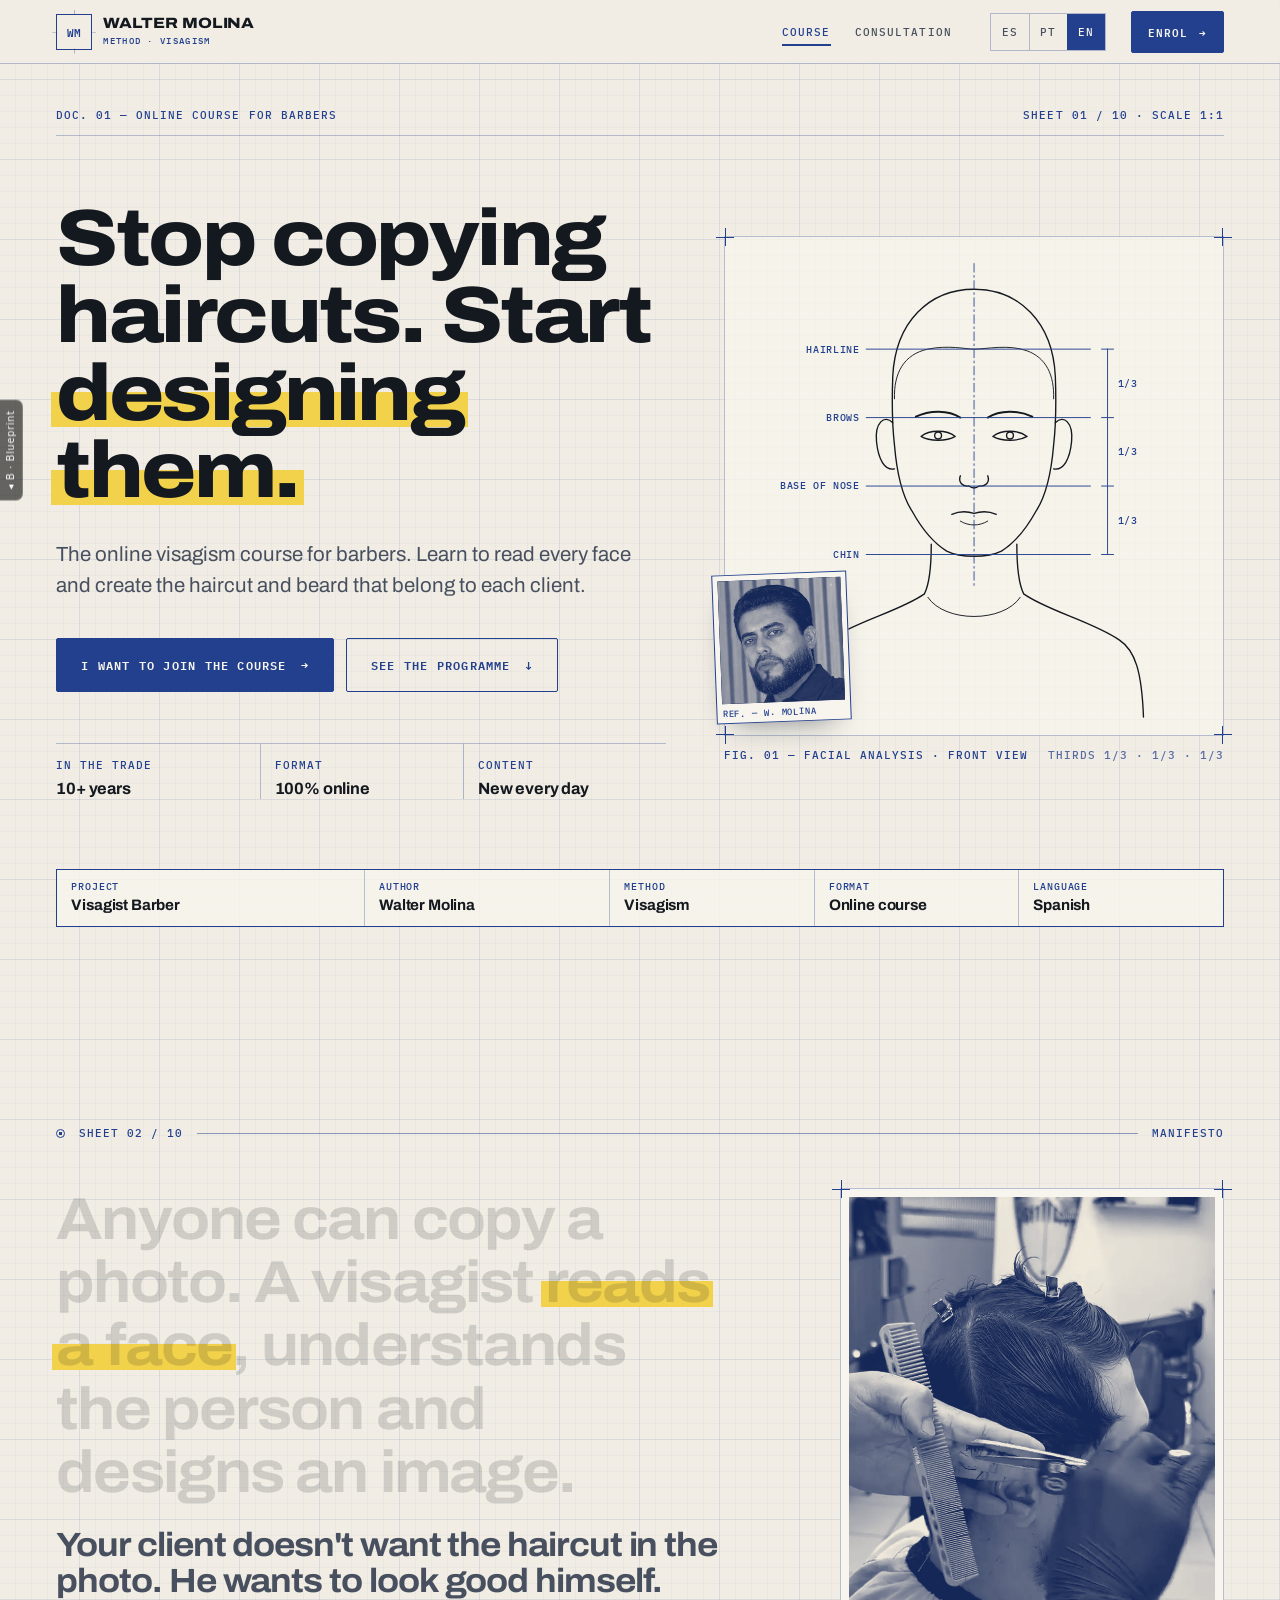
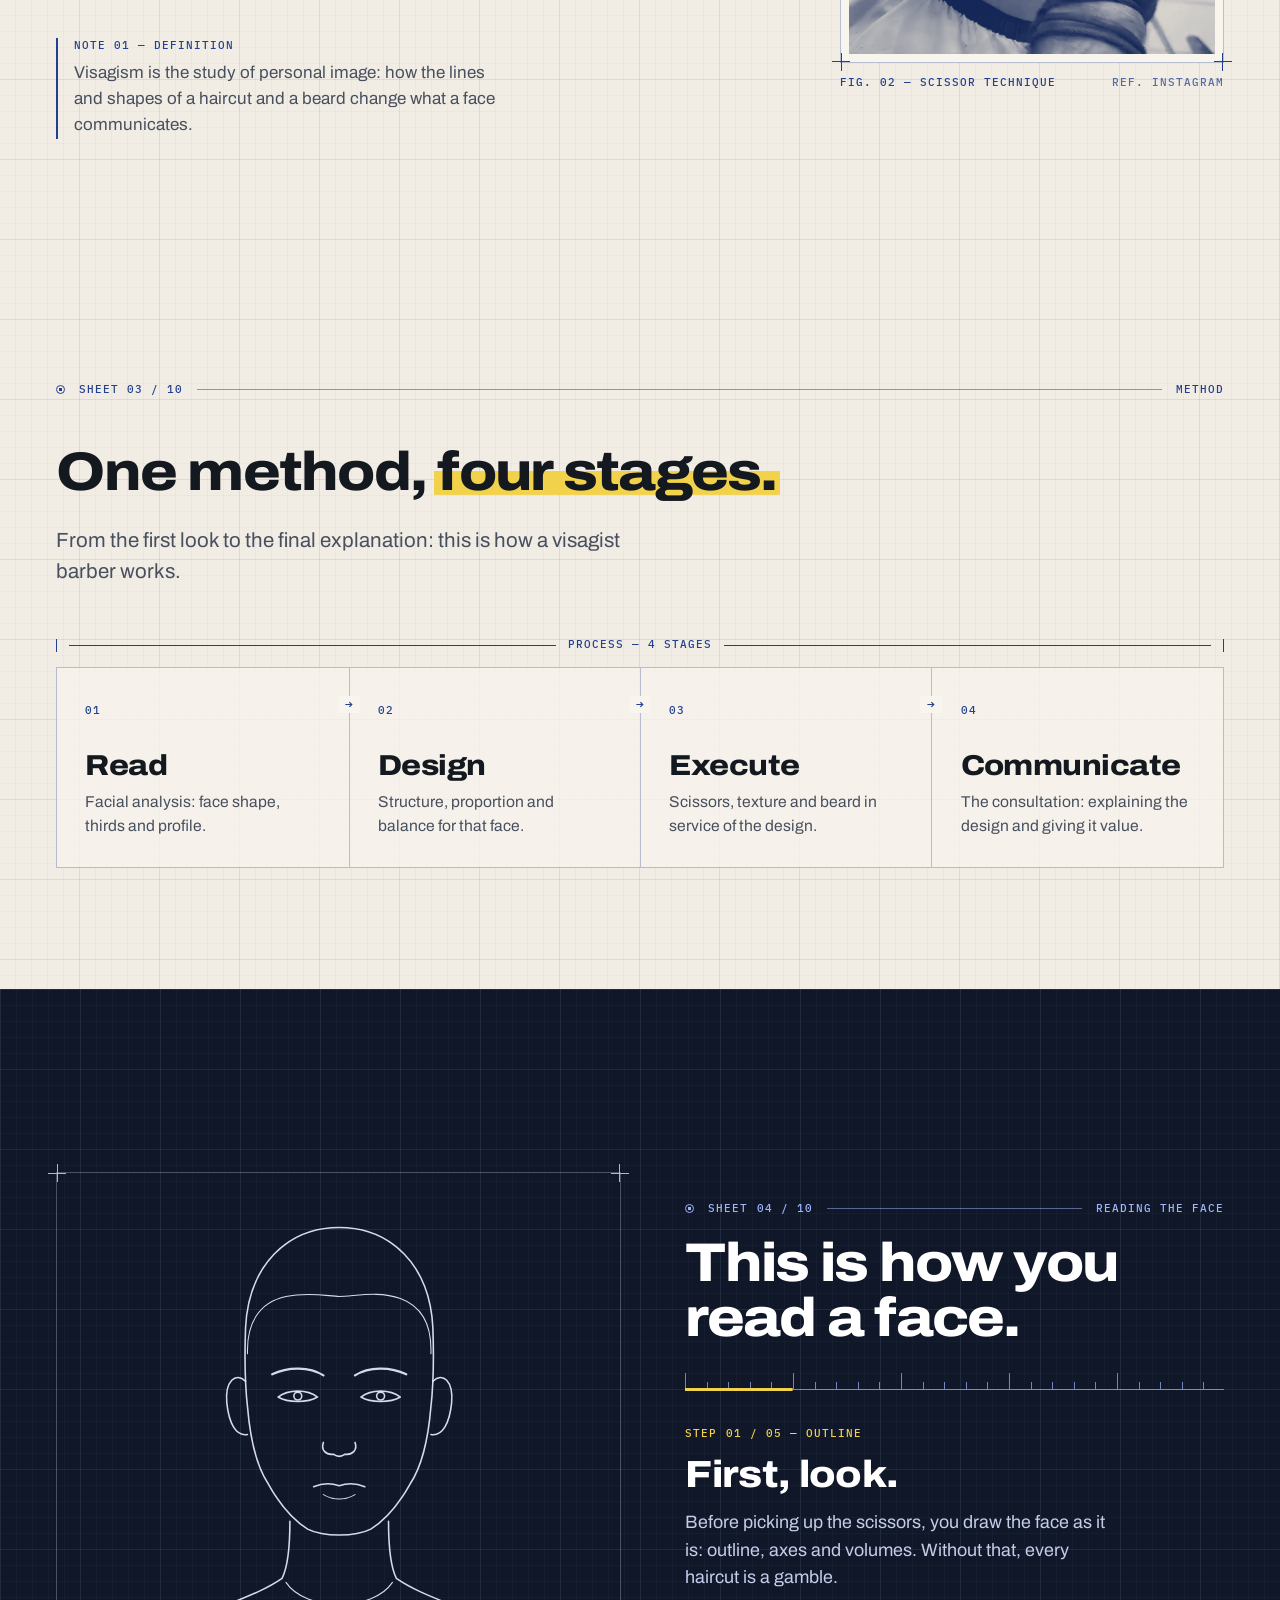
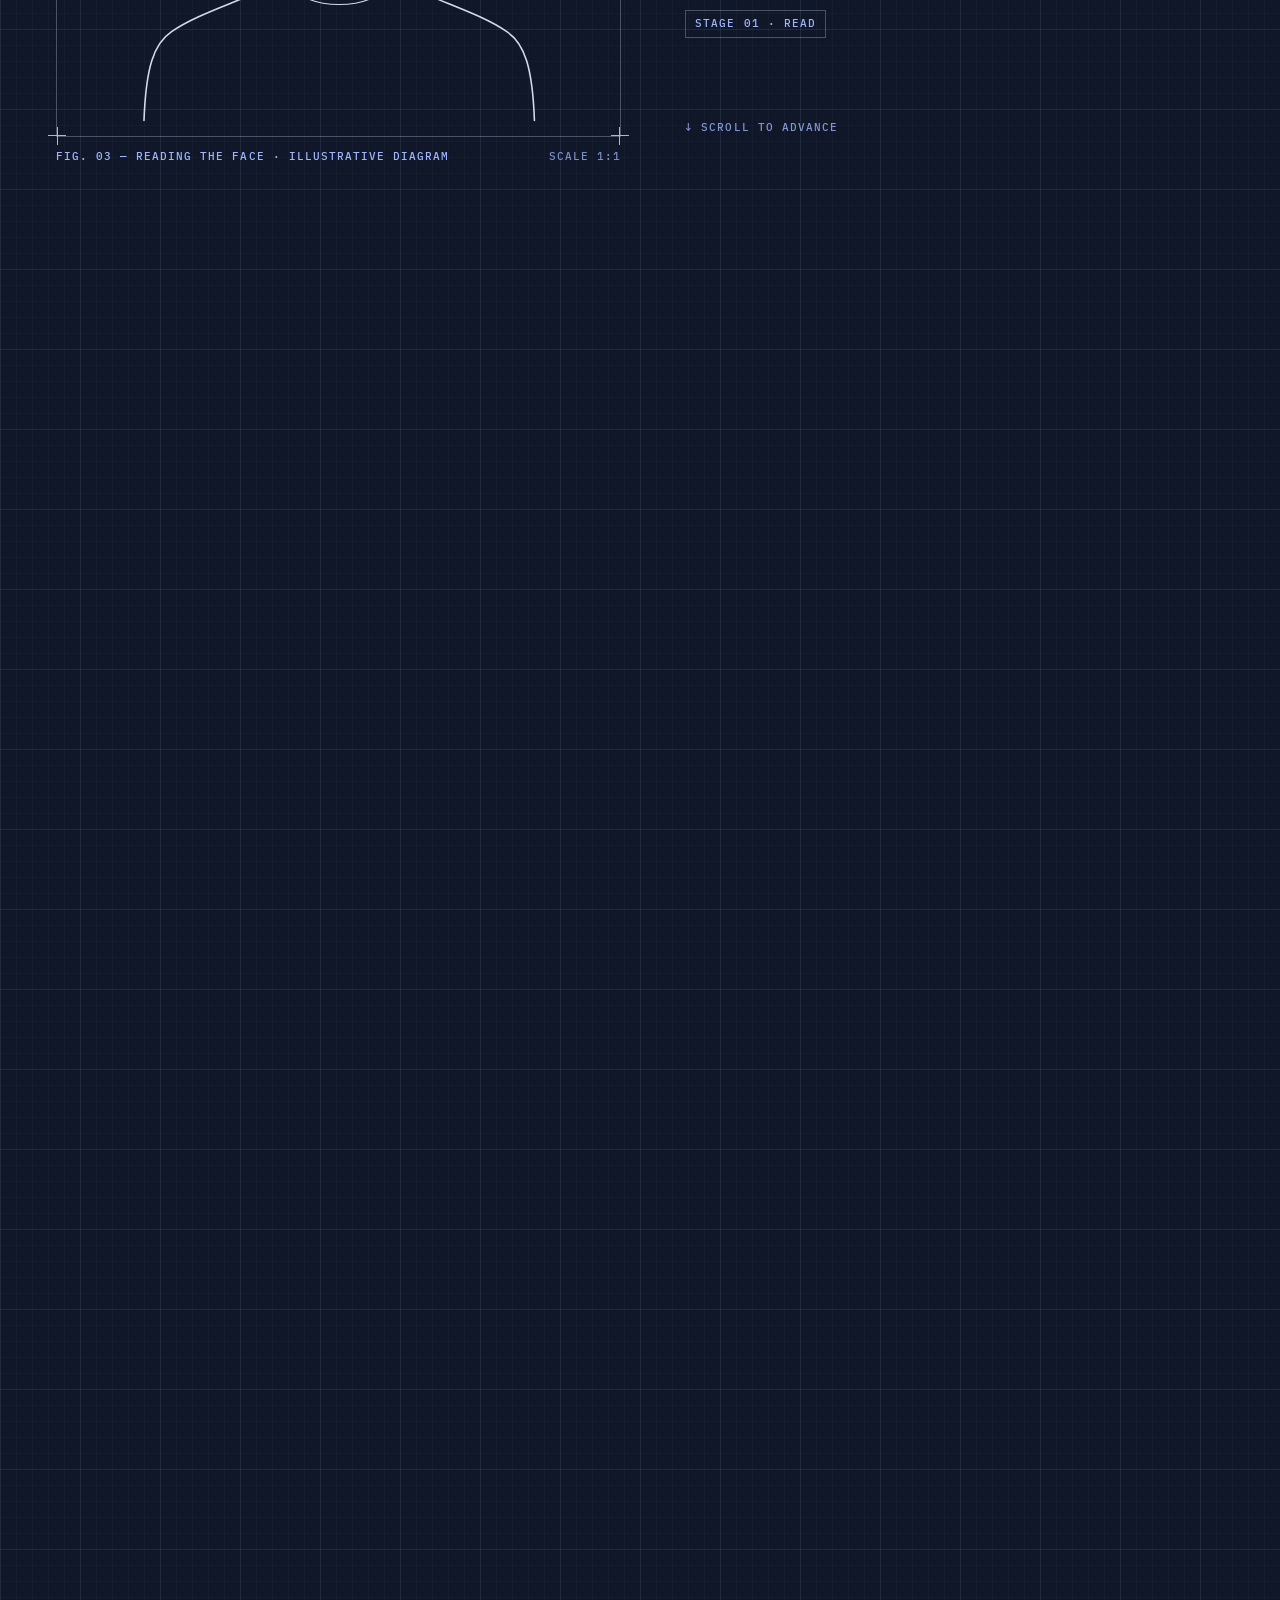
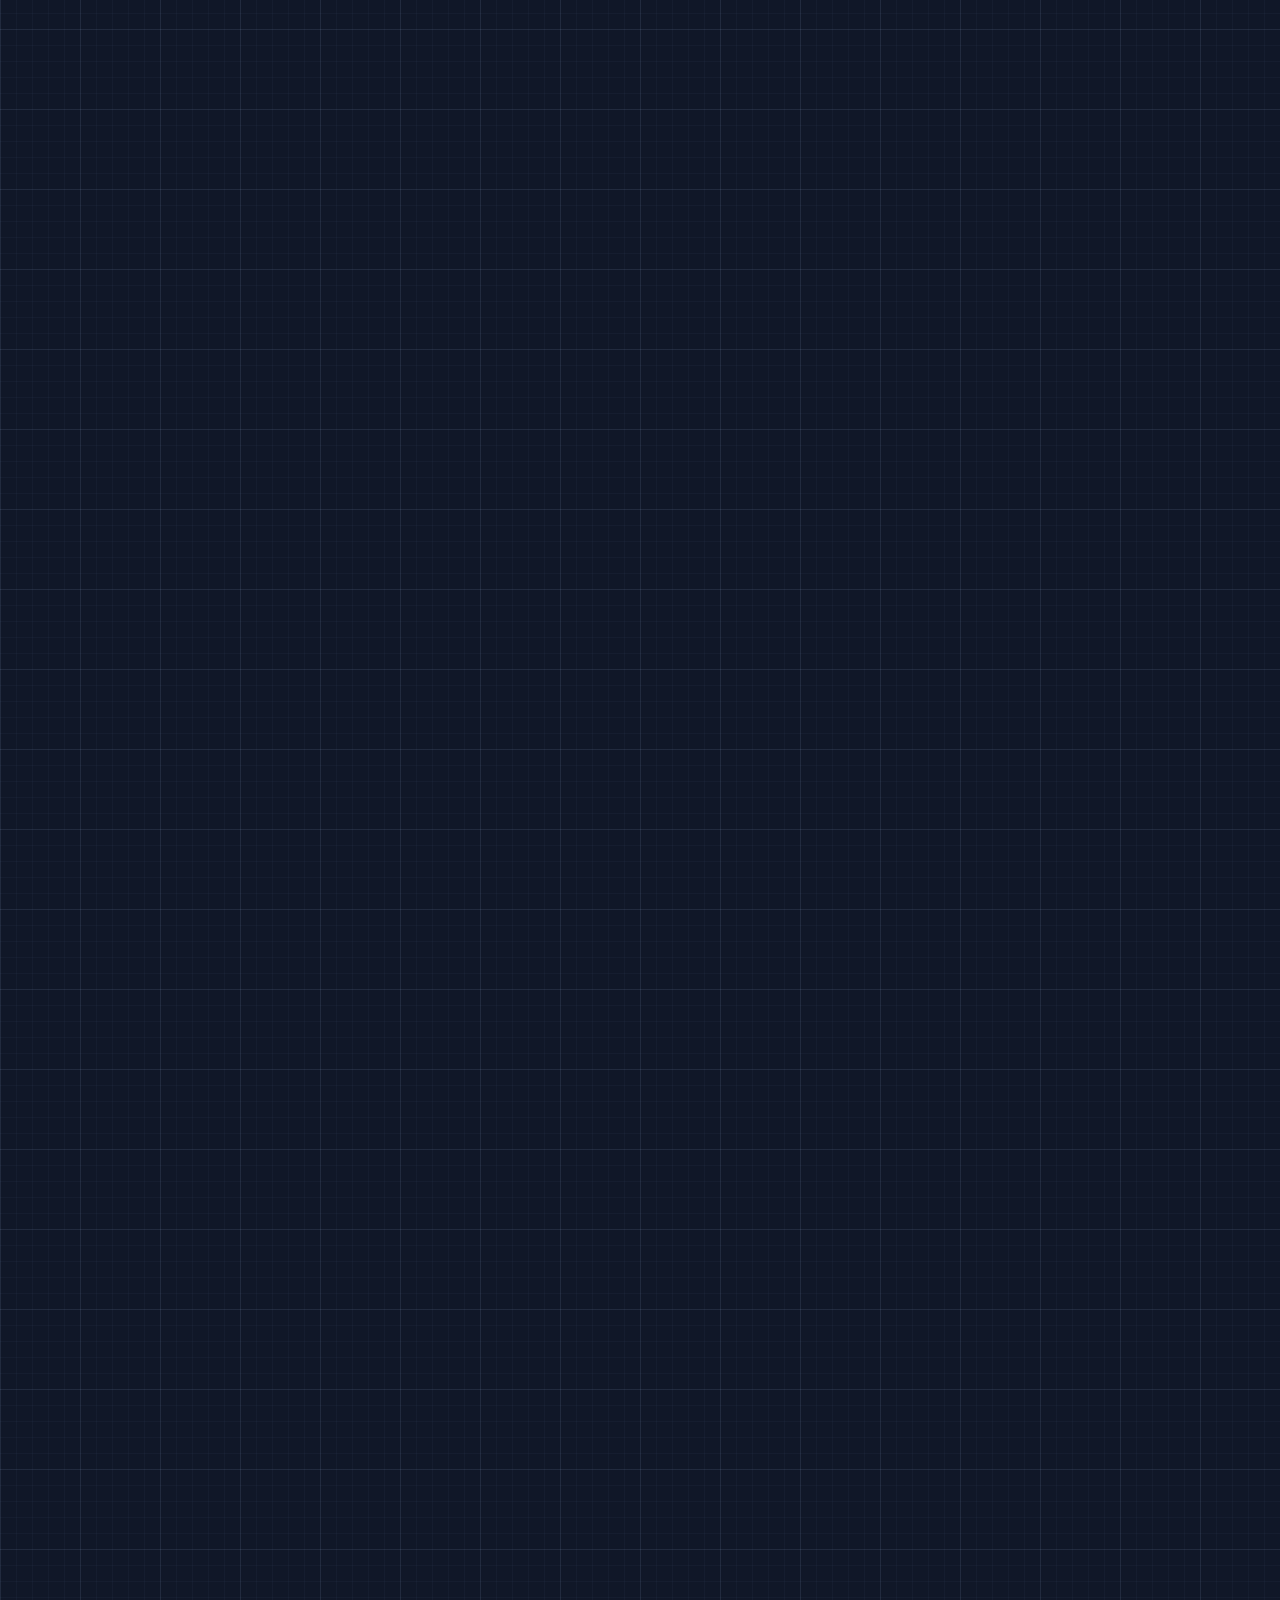
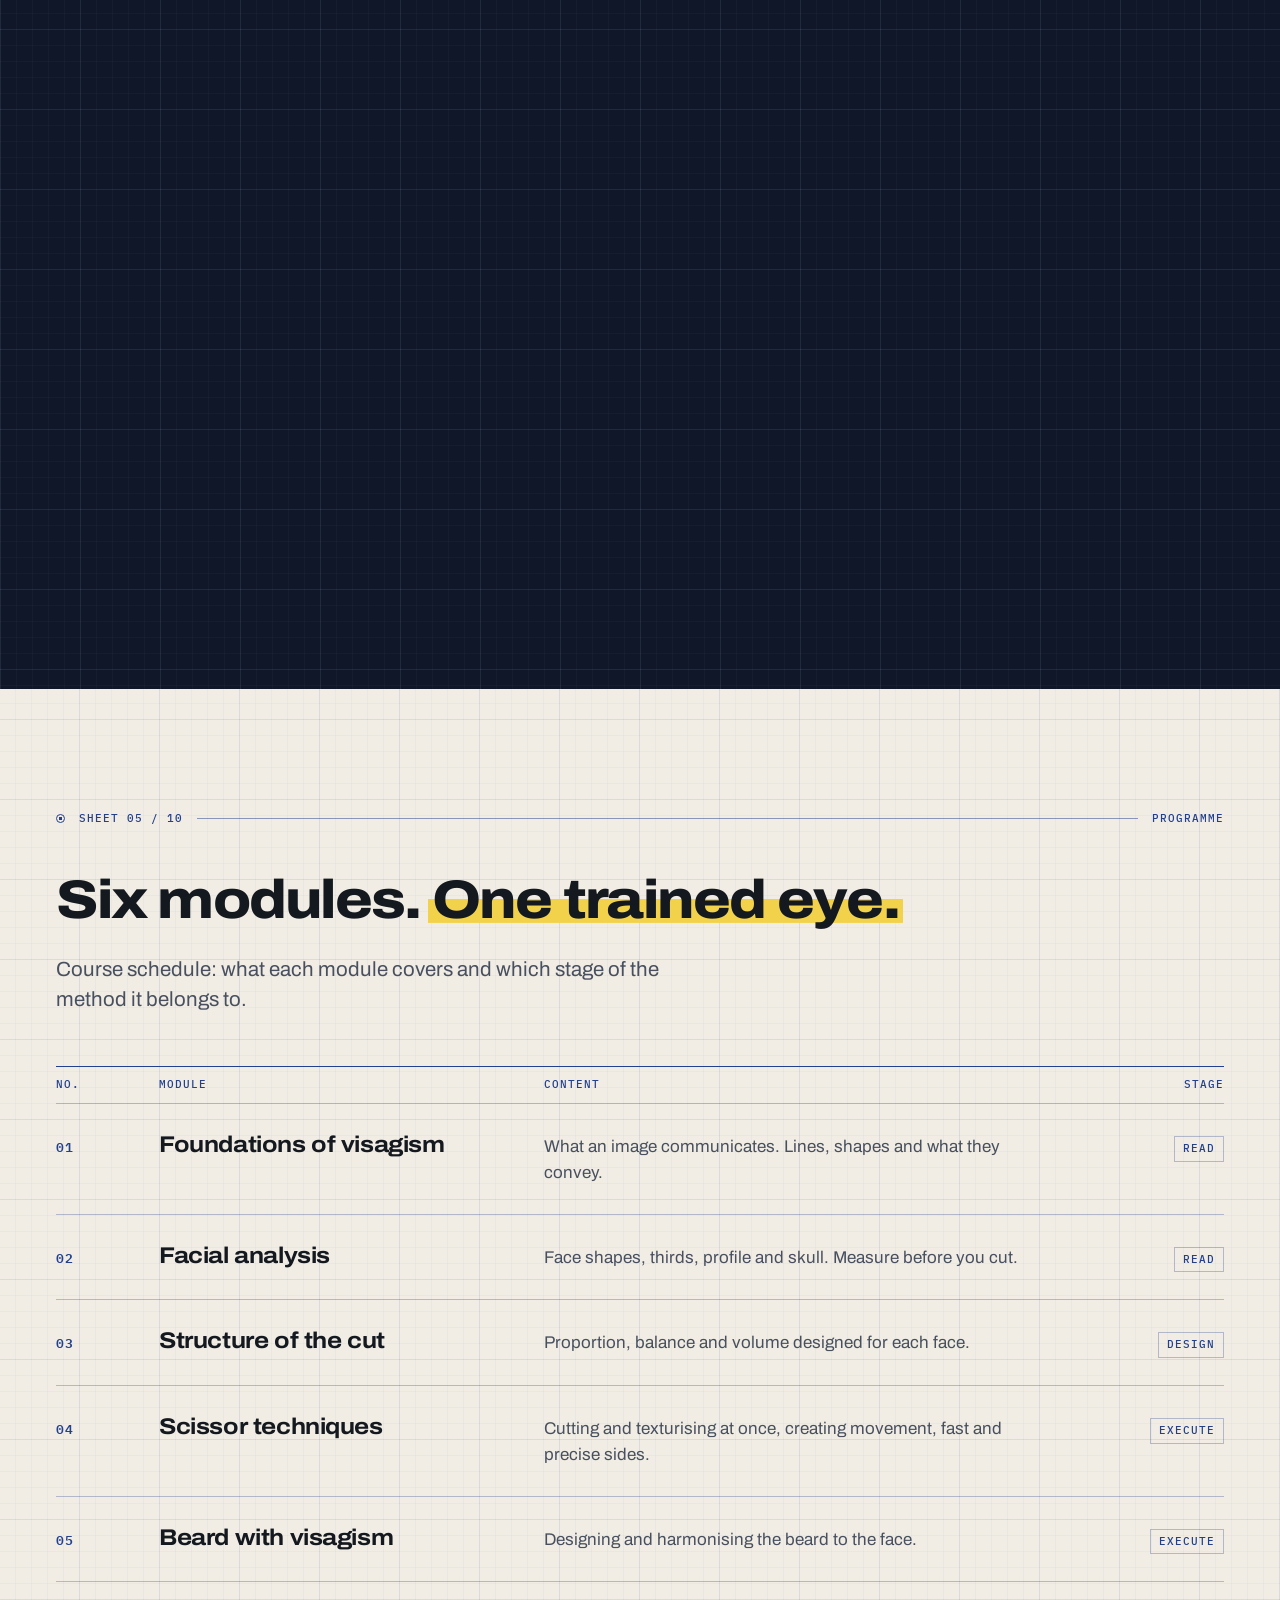
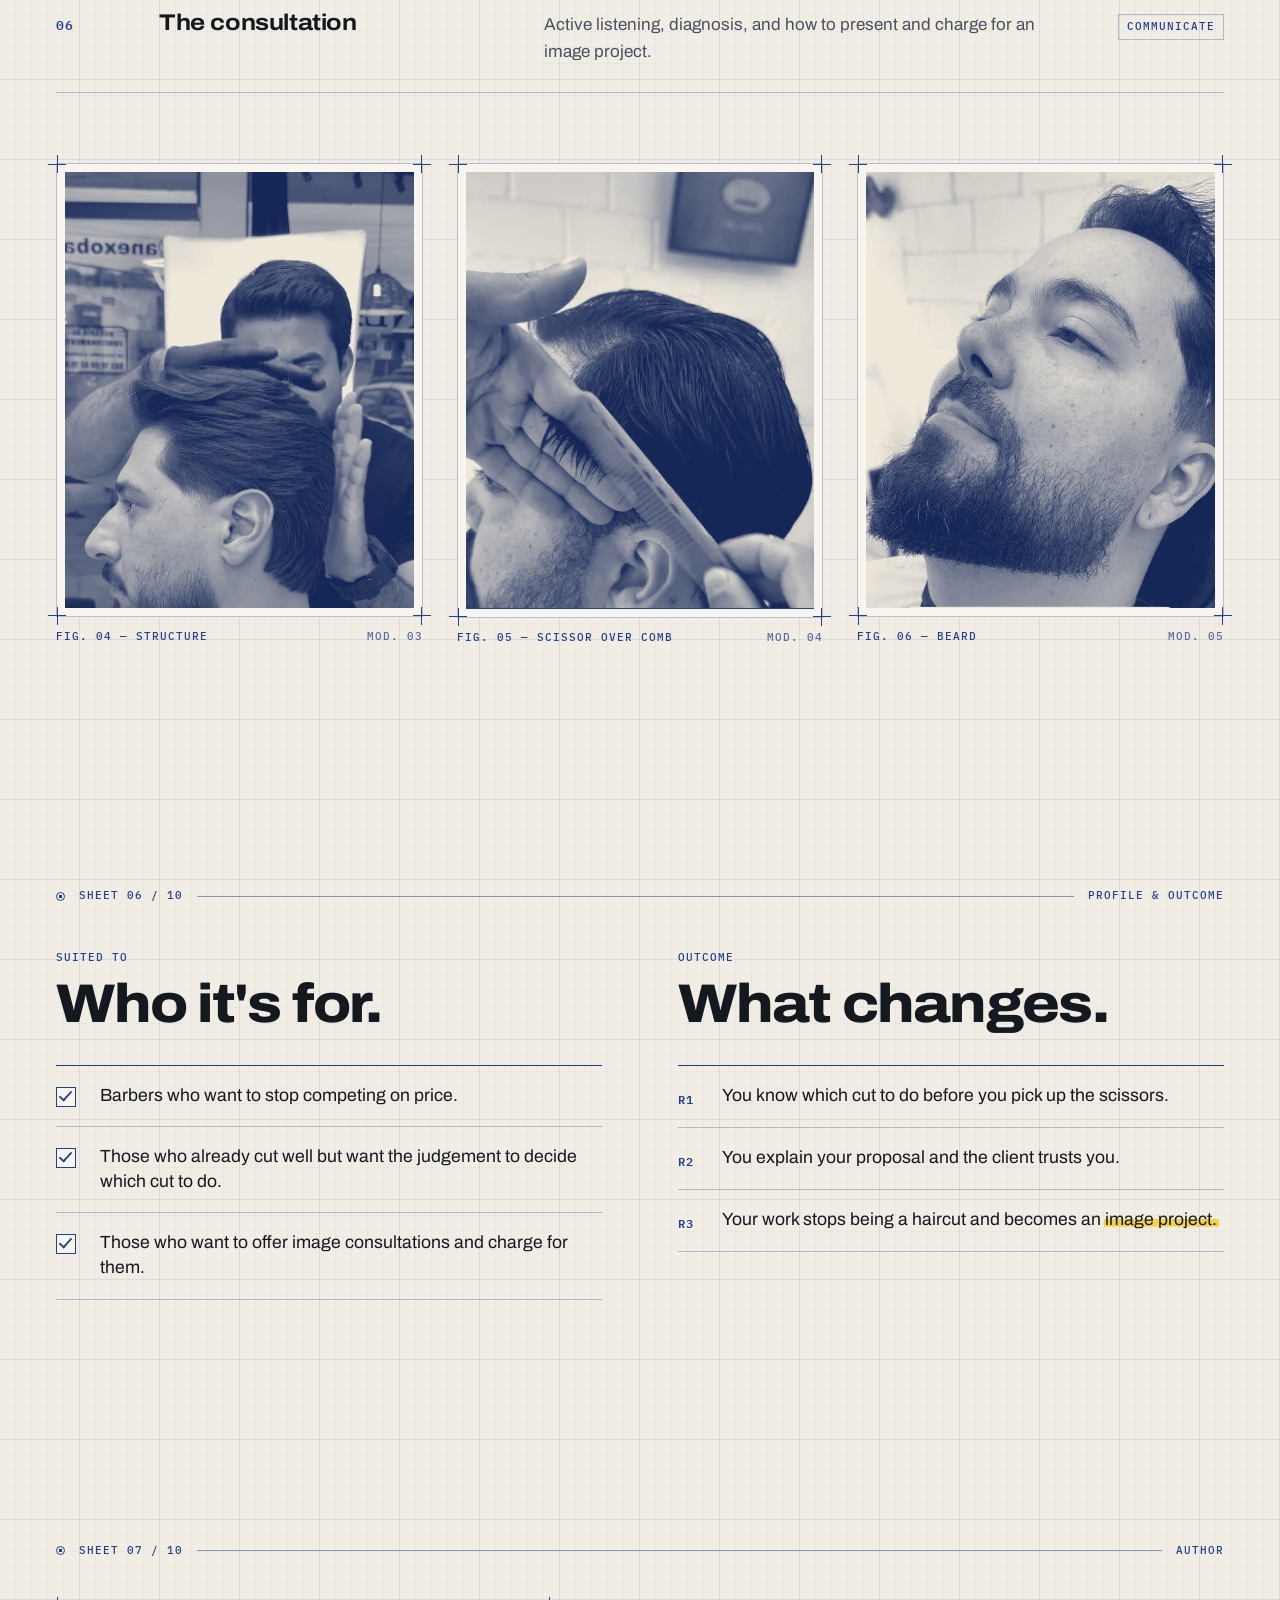
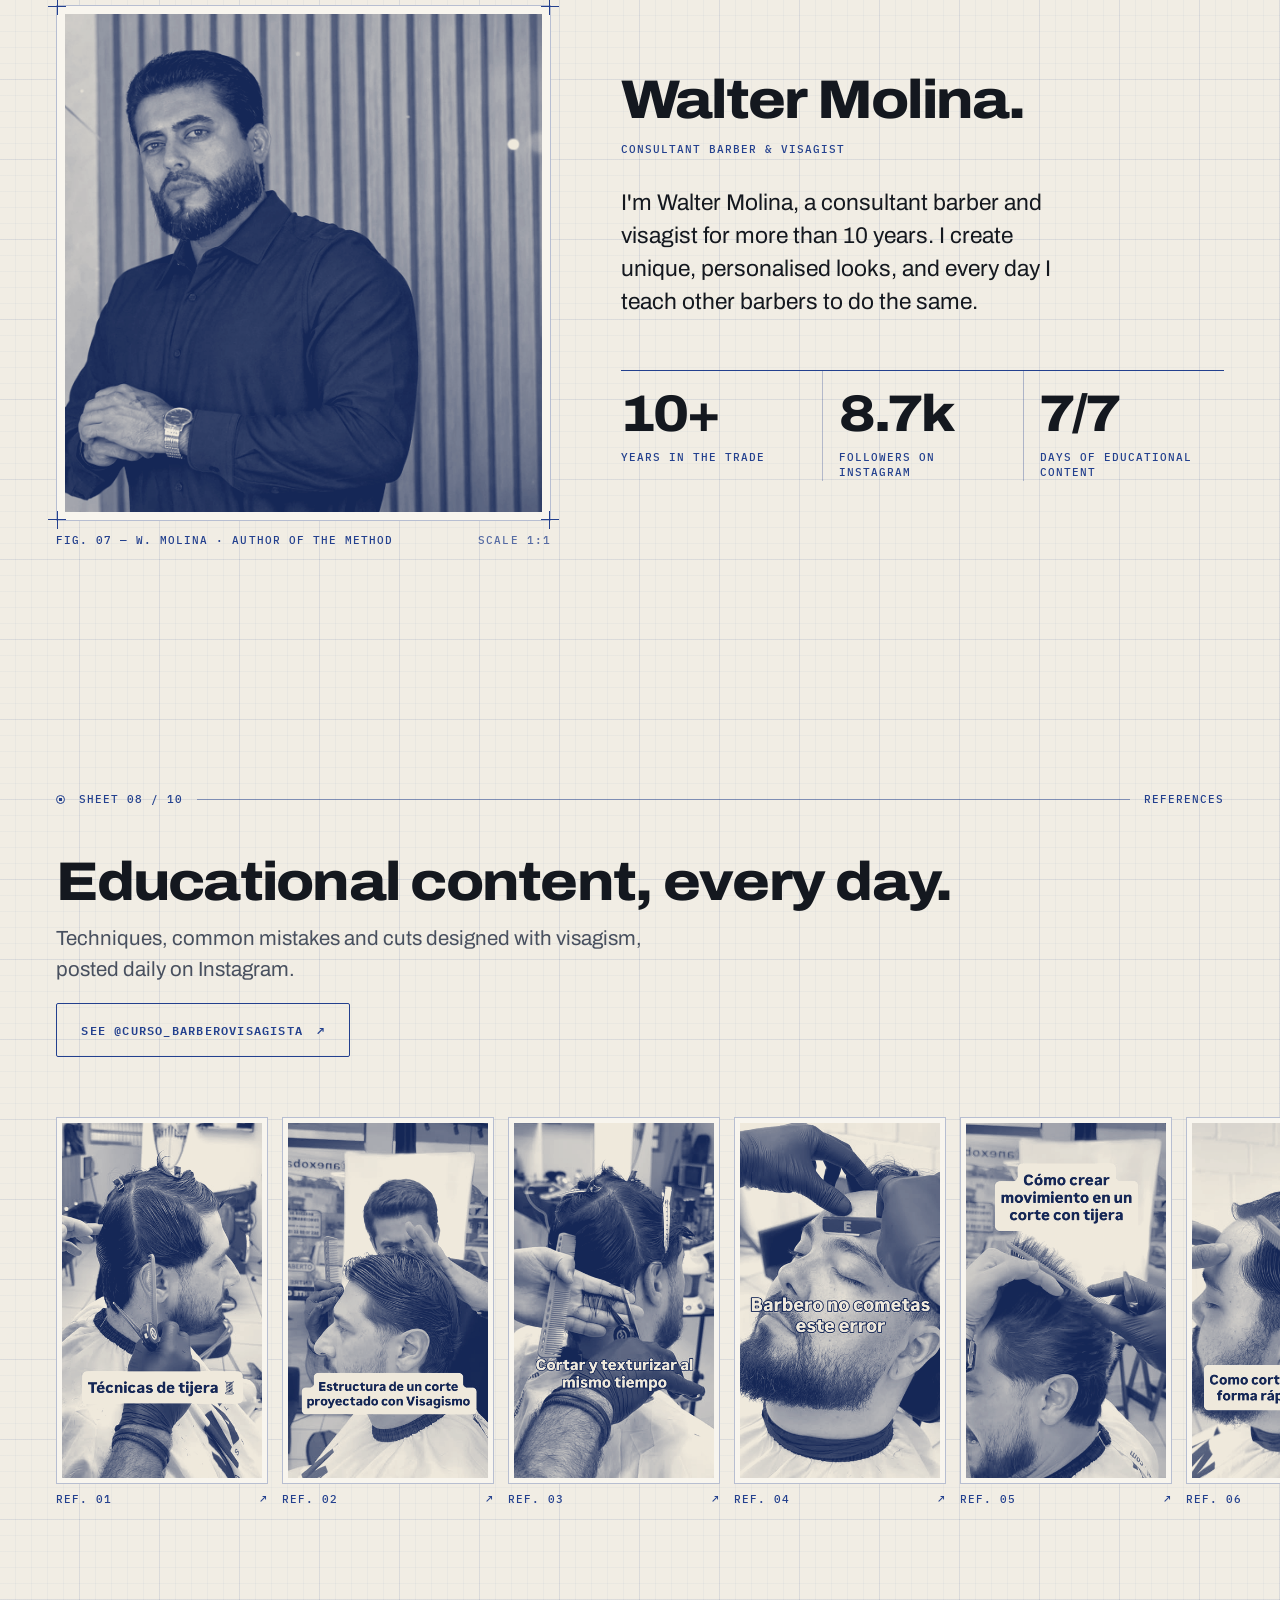
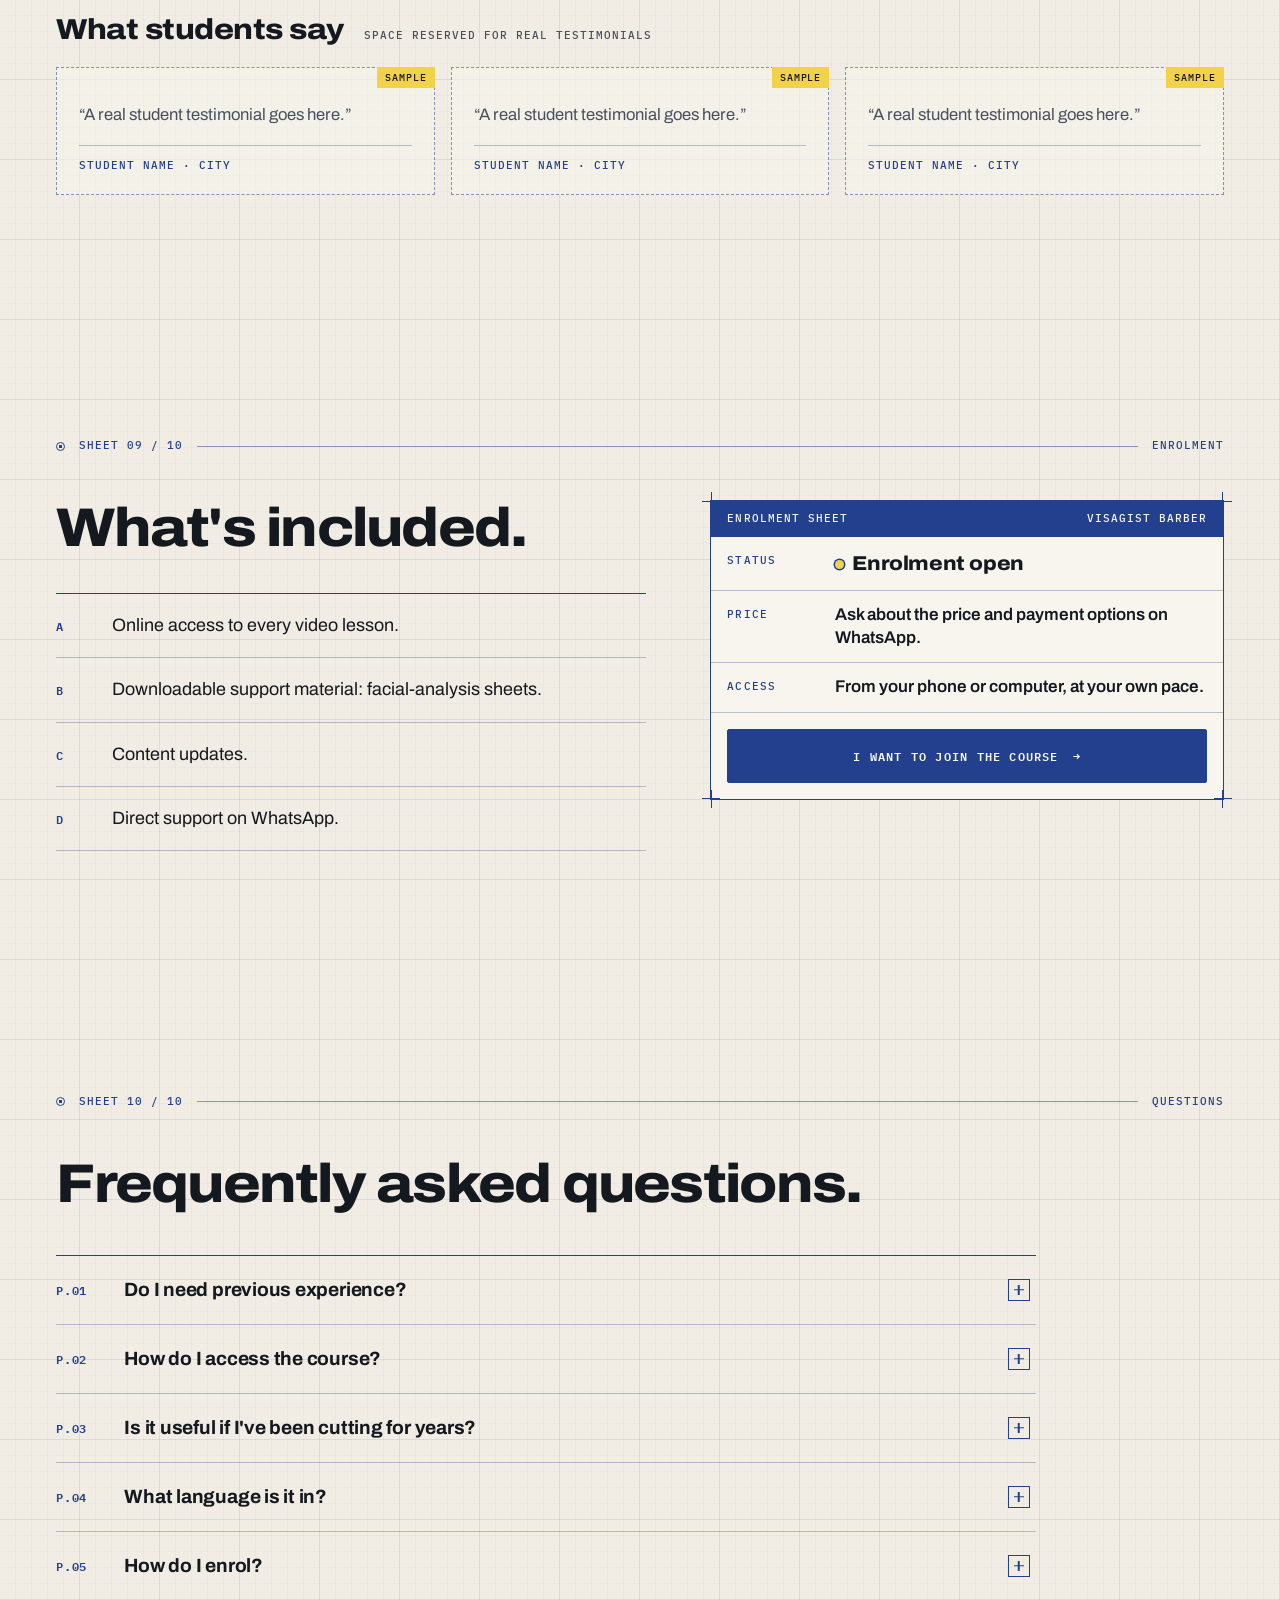
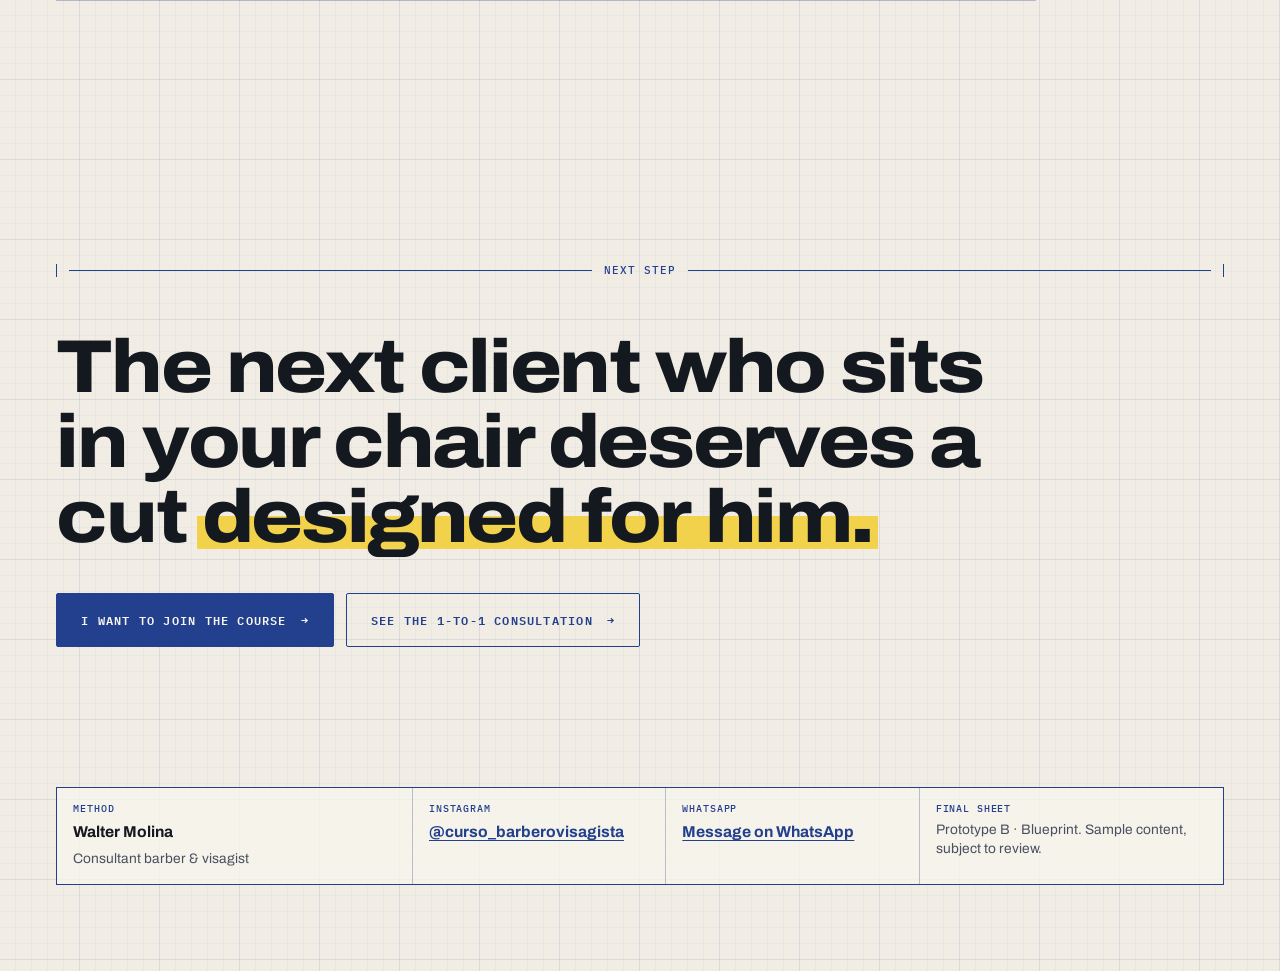
<file: blueprint/curso.html>
<!doctype html>
<html lang="es">
<head>
<meta charset="utf-8">
<meta name="viewport" content="width=device-width, initial-scale=1">
<title data-i18n="title">Curso Barbero Visagista — Método Walter Molina</title>
<meta name="description" content="Curso online de visagismo para barberos: aprendé a leer cada rostro y a proyectar el corte y la barba de cada cliente." data-i18n-attr="content:meta.desc">
<meta name="theme-color" content="#f1ede4">
<script>document.documentElement.classList.add('js')</script>
<link rel="preconnect" href="https://fonts.googleapis.com">
<link rel="preconnect" href="https://fonts.gstatic.com" crossorigin>
<link href="https://fonts.googleapis.com/css2?family=Archivo:wdth,wght@62..125,100..900&family=IBM+Plex+Mono:wght@400;500;600&display=swap" rel="stylesheet">
<link rel="stylesheet" href="style.css">
</head>
<body data-proto="B · Blueprint">

<a class="skip" href="#contenido" data-i18n="c.skip">Saltar al contenido</a>

<header class="top">
  <a class="brand" href="curso.html" aria-label="Walter Molina">
    <span class="brand-mark" aria-hidden="true">WM</span>
    <span class="brand-name">Walter Molina<small data-i18n="c.sub">Método · Visagismo</small></span>
  </a>
  <nav class="nav" aria-label="Principal">
    <a href="curso.html" aria-current="page" data-i18n="c.nav.curso">Curso</a>
    <a href="consultoria.html" data-i18n="c.nav.cons">Consultoría</a>
  </nav>
  <div class="langs" role="group" aria-label="Idioma" data-i18n-attr="aria-label:c.langs">
    <button type="button" data-lang-btn="es" aria-label="Español">ES</button>
    <button type="button" data-lang-btn="pt" aria-label="Português">PT</button>
    <button type="button" data-lang-btn="en" aria-label="English">EN</button>
  </div>
  <a class="btn btn--sm" data-wa="curso" href="#inscripcion"><span data-i18n="cta.head">Inscribirme</span><span class="arr" aria-hidden="true">→</span></a>
</header>

<main id="contenido">

<!-- ============================================================ 01 · PORTADA -->
<section class="sheet hero">
  <div class="wrap">
    <p class="docline mono">
      <span data-i18n="hero.doc">Doc. 01 — Curso online para barberos</span>
      <span><span data-i18n="c.lam">Lámina</span> 01 / 10 · <span data-i18n="c.scale">ESC. 1:1</span></span>
    </p>

    <div class="hero-grid">
      <div>
        <h1 data-reveal data-i18n="hero.h1">Dejá de copiar cortes. Empezá a <mark>proyectarlos.</mark></h1>
        <p class="lead" data-i18n="hero.lead">El curso online de visagismo para barberos. Aprendé a leer cada rostro y a crear el corte y la barba que le corresponden a cada cliente.</p>
        <div class="cta-row">
          <a class="btn" data-wa="curso" href="#inscripcion"><span data-i18n="cta.join">Quiero entrar al curso</span><span class="arr" aria-hidden="true">→</span></a>
          <a class="btn btn--ghost" href="#programa"><span data-i18n="cta.program">Ver el programa</span><span class="arr" aria-hidden="true">↓</span></a>
        </div>
        <dl class="specs">
          <div><dt class="mono" data-i18n="hero.s1k">Oficio</dt><dd data-i18n="hero.s1v">+10 años</dd></div>
          <div><dt class="mono" data-i18n="hero.s2k">Formato</dt><dd>100% online</dd></div>
          <div><dt class="mono" data-i18n="hero.s3k">Contenido</dt><dd data-i18n="hero.s3v">Nuevo todos los días</dd></div>
        </dl>
      </div>

      <figure class="hero-fig">
        <div class="fig-wrap">
        <div class="fig-frame reg">
          <div data-head="hero" data-reveal></div>
        </div>
        <div class="ref" data-reveal aria-hidden="true">
          <div class="duo"><img src="../assets/img/walter-face.jpg" alt="" width="480" height="480"></div>
          <span>REF. — W. MOLINA</span>
        </div>
        </div>
        <figcaption class="figcap mono">
          <span data-i18n="hero.fig">Fig. 01 — Análisis facial · vista frontal</span>
          <span data-i18n="hero.fig2">Tercios 1/3 · 1/3 · 1/3</span>
        </figcaption>
      </figure>
    </div>

    <dl class="cajetin" data-reveal="up">
      <div><dt class="mono" data-i18n="cj.k1">Proyecto</dt><dd data-i18n="cj.v1">Barbero Visagista</dd></div>
      <div><dt class="mono" data-i18n="cj.k2">Autor</dt><dd>Walter Molina</dd></div>
      <div><dt class="mono" data-i18n="cj.k3">Método</dt><dd data-i18n="cj.v3">Visagismo</dd></div>
      <div><dt class="mono" data-i18n="cj.k4">Formato</dt><dd data-i18n="cj.v4">Curso online</dd></div>
      <div><dt class="mono" data-i18n="cj.k5">Idioma</dt><dd data-i18n="cj.v5">Español</dd></div>
    </dl>
  </div>
</section>

<!-- ============================================================ 02 · MANIFIESTO -->
<section class="sheet" id="manifiesto">
  <div class="wrap">
    <header class="sheet-head mono" data-reveal>
      <span><span data-i18n="c.lam">Lámina</span> 02 / 10</span><span class="rule"></span><span data-i18n="mani.tag">Manifiesto</span>
    </header>
    <div class="mani-grid">
      <div>
        <p class="statement" data-view data-split data-reveal data-i18n="mani.a">Cualquiera copia una foto. Un visagista <mark>lee un rostro</mark>, entiende a la persona y proyecta una imagen.</p>
        <p class="statement statement--sm" data-reveal="up" data-i18n="mani.b">Tu cliente no quiere el corte de la foto. Quiere verse bien él.</p>
        <div class="note" data-reveal="up">
          <p class="mono" data-i18n="mani.note.k">Nota 01 — Definición</p>
          <p data-i18n="mani.note">El visagismo es el estudio de la imagen personal: cómo las líneas y las formas de un corte y de una barba cambian lo que un rostro comunica.</p>
        </div>
      </div>
      <figure class="fig" data-reveal="up">
        <div class="fig-frame reg">
          <div class="duo" style="aspect-ratio:4/5">
            <video data-autoplay muted playsinline loop preload="metadata" poster="../assets/video/tijera.jpg" src="../assets/video/tijera.mp4" aria-label="Walter Molina cortando con tijera y peine sobre el lateral de un cliente" data-i18n-attr="aria-label:mani.video"></video>
          </div>
        </div>
        <figcaption class="figcap mono"><span data-i18n="mani.fig">Fig. 02 — Técnica de tijera</span><span>Ref. Instagram</span></figcaption>
      </figure>
    </div>
  </div>
</section>

<!-- ============================================================ 03 · MÉTODO -->
<section class="sheet" id="metodo">
  <div class="wrap">
    <header class="sheet-head mono" data-reveal>
      <span><span data-i18n="c.lam">Lámina</span> 03 / 10</span><span class="rule"></span><span data-i18n="met.tag">Método</span>
    </header>
    <h2 data-reveal data-i18n="met.h2">Un método, <mark>cuatro etapas.</mark></h2>
    <p class="lead sec-intro" data-i18n="met.intro">Del primer vistazo a la explicación final: así trabaja un barbero visagista.</p>

    <div class="dim mono" data-reveal style="margin-top:clamp(30px,4vw,56px)"><i></i><span data-i18n="met.dim">Proceso — 4 etapas</span><i></i></div>
    <ol class="proc">
      <li data-reveal style="--d:0s"><span class="n mono">01</span><h3 data-i18n="met.1t">Leer</h3><p data-i18n="met.1d">Análisis facial: formato, tercios y perfil.</p></li>
      <li data-reveal style="--d:.12s"><span class="n mono">02</span><h3 data-i18n="met.2t">Proyectar</h3><p data-i18n="met.2d">Estructura, proporción y equilibrio para ese rostro.</p></li>
      <li data-reveal style="--d:.24s"><span class="n mono">03</span><h3 data-i18n="met.3t">Ejecutar</h3><p data-i18n="met.3d">Tijera, textura y barba al servicio del proyecto.</p></li>
      <li data-reveal style="--d:.36s"><span class="n mono">04</span><h3 data-i18n="met.4t">Comunicar</h3><p data-i18n="met.4d">La consulta: explicar el proyecto y darle valor.</p></li>
    </ol>
  </div>
</section>

<!-- ============================================================ 04 · LECTURA DEL ROSTRO (escena fija) -->
<section class="scene" id="lectura" data-scene data-steps="5" data-layers="read">
  <div class="scene-sticky">
    <div class="scene-fig">
      <div class="scene-figframe reg">
        <div data-head="live" data-reveal></div>
      </div>
      <p class="figcap mono"><span data-i18n="sc.fig">Fig. 03 — Lectura del rostro · esquema ilustrativo</span><span data-i18n="c.scale">ESC. 1:1</span></p>
    </div>

    <div class="scene-side">
      <header class="sheet-head mono">
        <span><span data-i18n="c.lam">Lámina</span> 04 / 10</span><span class="rule"></span><span data-i18n="sc.tag">Lectura del rostro</span>
      </header>
      <h2 data-i18n="sc.h2">Así se lee un rostro.</h2>
      <div class="scene-ruler" aria-hidden="true"><i></i></div>

      <div class="steps">
        <article class="step is-current">
          <p class="mono step-fig"><span data-i18n="c.step">Paso</span> 01 / 05 — <span data-i18n="sc.0f">Contorno</span></p>
          <h3 data-i18n="sc.0t">Primero, mirar.</h3>
          <p data-i18n="sc.0d">Antes de agarrar la tijera, el rostro se dibuja como es: contorno, ejes y volúmenes. Sin eso, todo corte es una apuesta.</p>
          <p class="mono stage" data-i18n="sc.s1">Etapa 01 · Leer</p>
        </article>
        <article class="step">
          <p class="mono step-fig"><span data-i18n="c.step">Paso</span> 02 / 05 — <span data-i18n="sc.1f">Tercios</span></p>
          <h3 data-i18n="sc.1t">Los tres tercios.</h3>
          <p data-i18n="sc.1d">Del nacimiento del cabello a las cejas, de las cejas a la base de la nariz y de ahí al mentón. El tercio que domina define qué hay que compensar.</p>
          <p class="mono stage" data-i18n="sc.s1">Etapa 01 · Leer</p>
        </article>
        <article class="step">
          <p class="mono step-fig"><span data-i18n="c.step">Paso</span> 03 / 05 — <span data-i18n="sc.2f">Formato</span></p>
          <h3 data-i18n="sc.2t">El formato del rostro.</h3>
          <p data-i18n="sc.2d">Frente, pómulos y mandíbula: tres anchos que, comparados, dan el formato. Ahí se decide dónde sumar volumen y dónde sacarlo.</p>
          <p class="mono stage" data-i18n="sc.s1">Etapa 01 · Leer</p>
        </article>
        <article class="step">
          <p class="mono step-fig"><span data-i18n="c.step">Paso</span> 04 / 05 — <span data-i18n="sc.3f">Estructura</span></p>
          <h3 data-i18n="sc.3t">La estructura del corte.</h3>
          <p data-i18n="sc.3d">El corte se proyecta antes de ejecutarse: altura arriba, laterales, línea de la raya. Proporción y equilibrio pensados para ese rostro, no para la foto.</p>
          <p class="mono stage" data-i18n="sc.s2">Etapa 02 · Proyectar</p>
        </article>
        <article class="step">
          <p class="mono step-fig"><span data-i18n="c.step">Paso</span> 05 / 05 — <span data-i18n="sc.4f">Barba</span></p>
          <h3 data-i18n="sc.4t">La barba completa el proyecto.</h3>
          <p data-i18n="sc.4d">La línea de la mejilla y el volumen del mentón corrigen el tercio inferior. Corte y barba se diseñan juntos, como una sola imagen.</p>
          <p class="mono stage" data-i18n="sc.s3">Etapa 03 · Ejecutar</p>
        </article>
      </div>
      <p class="mono scene-hint" data-i18n="sc.hint">↓ Desplazá para avanzar</p>
    </div>
  </div>
</section>

<!-- ============================================================ 05 · PROGRAMA -->
<section class="sheet" id="programa">
  <div class="wrap">
    <header class="sheet-head mono" data-reveal>
      <span><span data-i18n="c.lam">Lámina</span> 05 / 10</span><span class="rule"></span><span data-i18n="prog.tag">Programa</span>
    </header>
    <h2 data-reveal data-i18n="prog.h2">Seis módulos. <mark>Un criterio.</mark></h2>
    <p class="lead sec-intro" data-i18n="prog.intro">Planilla del curso: qué se ve en cada módulo y a qué etapa del método corresponde.</p>

    <div class="sched">
      <div class="sched-head mono" aria-hidden="true">
        <span data-i18n="prog.th1">N.º</span><span data-i18n="prog.th2">Módulo</span><span data-i18n="prog.th3">Contenido</span><span data-i18n="prog.th4">Etapa</span>
      </div>
      <ol>
        <li class="sched-row" data-reveal><span class="sched-n">01</span><h3 data-i18n="prog.1t">Fundamentos del visagismo</h3><p data-i18n="prog.1d">Qué comunica una imagen. Líneas, formas y lo que transmiten.</p><span class="sched-tag mono" data-i18n="st.leer">Leer</span></li>
        <li class="sched-row" data-reveal><span class="sched-n">02</span><h3 data-i18n="prog.2t">Análisis facial</h3><p data-i18n="prog.2d">Formatos de rostro, tercios, perfil y cráneo. Medir antes de cortar.</p><span class="sched-tag mono" data-i18n="st.leer">Leer</span></li>
        <li class="sched-row" data-reveal><span class="sched-n">03</span><h3 data-i18n="prog.3t">Estructura del corte</h3><p data-i18n="prog.3d">Proporción, equilibrio y volumen proyectados para cada rostro.</p><span class="sched-tag mono" data-i18n="st.proy">Proyectar</span></li>
        <li class="sched-row" data-reveal><span class="sched-n">04</span><h3 data-i18n="prog.4t">Técnicas de tijera</h3><p data-i18n="prog.4d">Cortar y texturizar al mismo tiempo, crear movimiento, laterales rápidos y precisos.</p><span class="sched-tag mono" data-i18n="st.ejec">Ejecutar</span></li>
        <li class="sched-row" data-reveal><span class="sched-n">05</span><h3 data-i18n="prog.5t">Barba con visagismo</h3><p data-i18n="prog.5d">Diseño y armonización de la barba según el rostro.</p><span class="sched-tag mono" data-i18n="st.ejec">Ejecutar</span></li>
        <li class="sched-row" data-reveal><span class="sched-n">06</span><h3 data-i18n="prog.6t">La consulta</h3><p data-i18n="prog.6d">Escucha activa, diagnóstico y cómo presentar y cobrar un proyecto de imagen.</p><span class="sched-tag mono" data-i18n="st.com">Comunicar</span></li>
      </ol>
    </div>

    <div class="plates">
      <figure class="fig" data-reveal="up">
        <div class="fig-frame reg"><div class="duo" style="aspect-ratio:4/5"><img loading="lazy" src="../assets/img/corte-perfil.jpg" width="720" height="900" alt="Cliente de perfil con el corte terminado; detrás, Walter Molina" data-i18n-attr="alt:pl.1alt"></div></div>
        <figcaption class="figcap mono"><span data-i18n="pl.1">Fig. 04 — Estructura</span><span data-i18n="pl.m3">Mód. 03</span></figcaption>
      </figure>
      <figure class="fig" data-reveal="up" style="--d:.1s">
        <div class="fig-frame reg"><div class="duo" style="aspect-ratio:4/5"><video data-autoplay muted playsinline loop preload="metadata" poster="../assets/video/lateral.jpg" src="../assets/video/lateral.mp4" aria-label="Corte del lateral con tijera sobre peine" data-i18n-attr="aria-label:pl.2alt"></video></div></div>
        <figcaption class="figcap mono"><span data-i18n="pl.2">Fig. 05 — Tijera sobre peine</span><span data-i18n="pl.m4">Mód. 04</span></figcaption>
      </figure>
      <figure class="fig" data-reveal="up" style="--d:.2s">
        <div class="fig-frame reg"><div class="duo" style="aspect-ratio:4/5"><img loading="lazy" src="../assets/img/barba.jpg" width="640" height="720" alt="Perfil de un cliente con la barba diseñada" data-i18n-attr="alt:pl.3alt"></div></div>
        <figcaption class="figcap mono"><span data-i18n="pl.3">Fig. 06 — Barba</span><span data-i18n="pl.m5">Mód. 05</span></figcaption>
      </figure>
    </div>
  </div>
</section>

<!-- ============================================================ 06 · PERFIL Y RESULTADO -->
<section class="sheet" id="perfil">
  <div class="wrap">
    <header class="sheet-head mono" data-reveal>
      <span><span data-i18n="c.lam">Lámina</span> 06 / 10</span><span class="rule"></span><span data-i18n="per.tag">Perfil y resultado</span>
    </header>
    <div class="two">
      <div>
        <p class="mono col-label" data-i18n="per.k1">Apto para</p>
        <h2 data-i18n="per.h1">Para quién es.</h2>
        <ul class="check">
          <li data-reveal><span class="box" aria-hidden="true"></span><span data-i18n="per.a1">Barberos que quieren dejar de competir por precio.</span></li>
          <li data-reveal><span class="box" aria-hidden="true"></span><span data-i18n="per.a2">Los que ya cortan bien, pero quieren criterio para decidir qué corte hacer.</span></li>
          <li data-reveal><span class="box" aria-hidden="true"></span><span data-i18n="per.a3">Los que quieren ofrecer consulta de imagen y cobrar por ella.</span></li>
        </ul>
      </div>
      <div>
        <p class="mono col-label" data-i18n="per.k2">Resultado</p>
        <h2 data-i18n="per.h2">Lo que cambia.</h2>
        <ul class="check">
          <li data-reveal><span class="rk" aria-hidden="true">R1</span><span data-i18n="per.b1">Sabés qué corte hacer antes de agarrar la tijera.</span></li>
          <li data-reveal><span class="rk" aria-hidden="true">R2</span><span data-i18n="per.b2">Explicás tu propuesta y el cliente confía.</span></li>
          <li data-reveal><span class="rk" aria-hidden="true">R3</span><span data-i18n="per.b3">Tu trabajo deja de ser un corte y pasa a ser un <mark>proyecto de imagen.</mark></span></li>
        </ul>
      </div>
    </div>
  </div>
</section>

<!-- ============================================================ 07 · AUTOR -->
<section class="sheet" id="autor">
  <div class="wrap">
    <header class="sheet-head mono" data-reveal>
      <span><span data-i18n="c.lam">Lámina</span> 07 / 10</span><span class="rule"></span><span data-i18n="aut.tag">Autor</span>
    </header>
    <div class="author">
      <figure class="fig" data-reveal="up">
        <div class="fig-frame reg"><div class="duo" style="aspect-ratio:1070/1120"><img loading="lazy" src="../assets/img/walter-wood.jpg" width="1070" height="1120" alt="Retrato de Walter Molina, de camisa oscura, frente a una pared de listones de madera" data-i18n-attr="alt:aut.alt"></div></div>
        <figcaption class="figcap mono"><span data-i18n="aut.fig">Fig. 07 — W. Molina · autor del método</span><span data-i18n="c.scale">ESC. 1:1</span></figcaption>
      </figure>
      <div>
        <h2>Walter Molina.</h2>
        <p class="mono role" data-i18n="c.role">Barbero consultor y visagista</p>
        <p class="bio" data-i18n="aut.bio">Soy Walter Molina, barbero consultor y visagista hace más de 10 años. Creo visuales únicos y personalizados, y todos los días enseño a otros barberos a hacer lo mismo.</p>
        <div class="stats">
          <div class="stat"><b><span data-count="10">10</span>+</b><span class="mono" data-i18n="c.stat1">años de oficio</span></div>
          <div class="stat"><b data-i18n="c.stat2n">8,7 mil</b><span class="mono" data-i18n="c.stat2">seguidores en Instagram</span></div>
          <div class="stat"><b><span data-count="7">7</span>/7</b><span class="mono" data-i18n="c.stat3">días con contenido educativo</span></div>
        </div>
      </div>
    </div>
  </div>
</section>

<!-- ============================================================ 08 · REFERENCIAS -->
<section class="sheet" id="referencias">
  <div class="wrap">
    <header class="sheet-head mono" data-reveal>
      <span><span data-i18n="c.lam">Lámina</span> 08 / 10</span><span class="rule"></span><span data-i18n="ref.tag">Referencias</span>
    </header>
    <div class="ref-head">
      <div>
        <h2 data-i18n="ref.h2">Contenido educativo, todos los días.</h2>
        <p class="lead" data-i18n="ref.lead">Técnicas, errores comunes y cortes proyectados con visagismo, publicados a diario en Instagram.</p>
      </div>
      <a class="btn btn--ghost" href="https://www.instagram.com/curso_barberovisagista/" target="_blank" rel="noopener"><span data-i18n="ref.link">Ver @curso_barberovisagista</span><span class="arr" aria-hidden="true">↗</span></a>
    </div>

    <div class="reels" tabindex="0" role="group" aria-label="Instagram" >
      <a class="reel" href="https://www.instagram.com/curso_barberovisagista/" target="_blank" rel="noopener" aria-label="Abrir el Instagram de Walter Molina (se abre en otra pestaña)" data-i18n-attr="aria-label:c.ig"><div class="fig-frame"><div class="duo"><img loading="lazy" src="../assets/img/reel-01.jpg" width="361" height="640" alt=""></div></div><span class="mono"><b>Ref. 01</b><i>↗</i></span></a>
      <a class="reel" href="https://www.instagram.com/curso_barberovisagista/" target="_blank" rel="noopener" aria-label="Abrir el Instagram de Walter Molina (se abre en otra pestaña)" data-i18n-attr="aria-label:c.ig"><div class="fig-frame"><div class="duo"><img loading="lazy" src="../assets/img/reel-06.jpg" width="361" height="640" alt=""></div></div><span class="mono"><b>Ref. 02</b><i>↗</i></span></a>
      <a class="reel" href="https://www.instagram.com/curso_barberovisagista/" target="_blank" rel="noopener" aria-label="Abrir el Instagram de Walter Molina (se abre en otra pestaña)" data-i18n-attr="aria-label:c.ig"><div class="fig-frame"><div class="duo"><img loading="lazy" src="../assets/img/reel-02.jpg" width="361" height="640" alt=""></div></div><span class="mono"><b>Ref. 03</b><i>↗</i></span></a>
      <a class="reel" href="https://www.instagram.com/curso_barberovisagista/" target="_blank" rel="noopener" aria-label="Abrir el Instagram de Walter Molina (se abre en otra pestaña)" data-i18n-attr="aria-label:c.ig"><div class="fig-frame"><div class="duo"><img loading="lazy" src="../assets/img/reel-07.jpg" width="361" height="640" alt=""></div></div><span class="mono"><b>Ref. 04</b><i>↗</i></span></a>
      <a class="reel" href="https://www.instagram.com/curso_barberovisagista/" target="_blank" rel="noopener" aria-label="Abrir el Instagram de Walter Molina (se abre en otra pestaña)" data-i18n-attr="aria-label:c.ig"><div class="fig-frame"><div class="duo"><img loading="lazy" src="../assets/img/reel-03.jpg" width="361" height="640" alt=""></div></div><span class="mono"><b>Ref. 05</b><i>↗</i></span></a>
      <a class="reel" href="https://www.instagram.com/curso_barberovisagista/" target="_blank" rel="noopener" aria-label="Abrir el Instagram de Walter Molina (se abre en otra pestaña)" data-i18n-attr="aria-label:c.ig"><div class="fig-frame"><div class="duo"><img loading="lazy" src="../assets/img/reel-11.jpg" width="361" height="640" alt=""></div></div><span class="mono"><b>Ref. 06</b><i>↗</i></span></a>
      <a class="reel" href="https://www.instagram.com/curso_barberovisagista/" target="_blank" rel="noopener" aria-label="Abrir el Instagram de Walter Molina (se abre en otra pestaña)" data-i18n-attr="aria-label:c.ig"><div class="fig-frame"><div class="duo"><img loading="lazy" src="../assets/img/reel-09.jpg" width="361" height="640" alt=""></div></div><span class="mono"><b>Ref. 07</b><i>↗</i></span></a>
    </div>

    <div class="testi-head">
      <h3 data-i18n="tes.h3">Lo que dicen los alumnos</h3>
      <p class="mono muted" data-i18n="tes.note">Espacio reservado para testimonios reales</p>
    </div>
    <div class="testi">
      <figure class="testi-card" data-reveal="up">
        <span class="tag-ex mono" data-i18n="tes.ex">Ejemplo</span>
        <blockquote data-i18n="tes.q">«Acá va el testimonio real de un alumno.»</blockquote>
        <footer class="mono" data-i18n="tes.name">Nombre del alumno · Ciudad</footer>
      </figure>
      <figure class="testi-card" data-reveal="up" style="--d:.1s">
        <span class="tag-ex mono" data-i18n="tes.ex">Ejemplo</span>
        <blockquote data-i18n="tes.q">«Acá va el testimonio real de un alumno.»</blockquote>
        <footer class="mono" data-i18n="tes.name">Nombre del alumno · Ciudad</footer>
      </figure>
      <figure class="testi-card" data-reveal="up" style="--d:.2s">
        <span class="tag-ex mono" data-i18n="tes.ex">Ejemplo</span>
        <blockquote data-i18n="tes.q">«Acá va el testimonio real de un alumno.»</blockquote>
        <footer class="mono" data-i18n="tes.name">Nombre del alumno · Ciudad</footer>
      </figure>
    </div>
  </div>
</section>

<!-- ============================================================ 09 · INSCRIPCIÓN -->
<section class="sheet" id="inscripcion">
  <div class="wrap">
    <header class="sheet-head mono" data-reveal>
      <span><span data-i18n="c.lam">Lámina</span> 09 / 10</span><span class="rule"></span><span data-i18n="of.tag">Inscripción</span>
    </header>
    <div class="offer">
      <div>
        <h2 data-i18n="of.h2">Qué incluye.</h2>
        <ul class="incl">
          <li><span class="k">A</span><span data-i18n="of.a">Acceso online a todas las clases en video.</span></li>
          <li><span class="k">B</span><span data-i18n="of.b">Material de apoyo descargable: fichas de análisis facial.</span></li>
          <li><span class="k">C</span><span data-i18n="of.c">Actualizaciones del contenido.</span></li>
          <li><span class="k">D</span><span data-i18n="of.d">Soporte directo por WhatsApp.</span></li>
        </ul>
      </div>
      <div class="ticket reg" data-reveal="up">
        <p class="ticket-top mono"><span data-i18n="of.top1">Ficha de inscripción</span><span data-i18n="cj.v1">Barbero Visagista</span></p>
        <dl>
          <div class="row"><dt class="mono" data-i18n="of.k1">Estado</dt><dd class="big"><span class="dot" aria-hidden="true"></span><span data-i18n="of.v1">Inscripciones abiertas</span></dd></div>
          <div class="row"><dt class="mono" data-i18n="of.k2">Valor</dt><dd data-i18n="of.v2">Consultá el valor y las formas de pago por WhatsApp.</dd></div>
          <div class="row"><dt class="mono" data-i18n="of.k3">Acceso</dt><dd data-i18n="of.v3">Desde el celular o la compu, a tu ritmo.</dd></div>
        </dl>
        <div class="ticket-cta">
          <a class="btn" data-wa="curso" href="#inscripcion"><span data-i18n="cta.join">Quiero entrar al curso</span><span class="arr" aria-hidden="true">→</span></a>
        </div>
      </div>
    </div>
  </div>
</section>

<!-- ============================================================ 10 · PREGUNTAS + CIERRE -->
<section class="sheet" id="preguntas">
  <div class="wrap">
    <header class="sheet-head mono" data-reveal>
      <span><span data-i18n="c.lam">Lámina</span> 10 / 10</span><span class="rule"></span><span data-i18n="faq.tag">Preguntas</span>
    </header>
    <h2 data-i18n="faq.h2">Preguntas frecuentes.</h2>
    <div class="faq">
      <details><summary><span class="q">P.01</span><span data-i18n="faq.q1">¿Necesito experiencia previa?</span><span class="pm" aria-hidden="true"></span></summary><p data-i18n="faq.a1">Sí, conviene saber cortar lo básico. El curso no reemplaza la práctica: le suma criterio.</p></details>
      <details><summary><span class="q">P.02</span><span data-i18n="faq.q2">¿Cómo accedo al curso?</span><span class="pm" aria-hidden="true"></span></summary><p data-i18n="faq.a2">Es 100% online. Entrás desde el celular o la compu y avanzás a tu ritmo.</p></details>
      <details><summary><span class="q">P.03</span><span data-i18n="faq.q3">¿Sirve si ya corto hace años?</span><span class="pm" aria-hidden="true"></span></summary><p data-i18n="faq.a3">Sí. El visagismo te da el porqué de cada decisión que hoy tomás por intuición.</p></details>
      <details><summary><span class="q">P.04</span><span data-i18n="faq.q4">¿En qué idioma es?</span><span class="pm" aria-hidden="true"></span></summary><p data-i18n="faq.a4">Las clases son en español.</p></details>
      <details><summary><span class="q">P.05</span><span data-i18n="faq.q5">¿Cómo me inscribo?</span><span class="pm" aria-hidden="true"></span></summary><p data-i18n="faq.a5">Escribime por WhatsApp y te paso el valor, las formas de pago y el acceso.</p></details>
    </div>
  </div>
</section>

<section class="sheet close">
  <div class="wrap">
    <div class="dim mono" data-reveal style="margin-bottom:clamp(30px,4vw,56px)"><i></i><span data-i18n="end.dim">Próximo paso</span><i></i></div>
    <p class="statement" data-reveal data-i18n="end.h">El próximo cliente que se siente en tu sillón merece un corte <mark>pensado para él.</mark></p>
    <div class="cta-row">
      <a class="btn" data-wa="curso" href="#inscripcion"><span data-i18n="cta.join">Quiero entrar al curso</span><span class="arr" aria-hidden="true">→</span></a>
      <a class="btn btn--ghost" href="consultoria.html"><span data-i18n="end.alt">Ver la consultoría 1 a 1</span><span class="arr" aria-hidden="true">→</span></a>
    </div>
  </div>
</section>

</main>

<footer class="foot">
  <div class="foot-grid">
    <div><p class="mono" data-i18n="c.foot.method">Método</p><strong>Walter Molina</strong><p data-i18n="c.role">Barbero consultor y visagista</p></div>
    <div><p class="mono">Instagram</p><a href="https://www.instagram.com/curso_barberovisagista/" target="_blank" rel="noopener">@curso_barberovisagista</a></div>
    <div><p class="mono">WhatsApp</p><a data-wa="curso" href="#inscripcion" data-i18n="c.foot.wa">Escribir por WhatsApp</a></div>
    <div><p class="mono" data-i18n="c.foot.sheet">Lámina final</p><p data-i18n="c.foot.note">Prototipo B · Blueprint. Contenidos de ejemplo, sujetos a revisión.</p></div>
  </div>
</footer>

<a class="btn fab" data-wa="curso" href="#inscripcion"><span data-i18n="fab">Entrar al curso</span><span class="arr" aria-hidden="true">→</span></a>

<script>
window.I18N = {
  pt: {
    "title": "Curso Barbeiro Visagista — Método Walter Molina",
    "meta.desc": "Curso online de visagismo para barbeiros: aprenda a ler cada rosto e a projetar o corte e a barba de cada cliente.",
    "cta.head": "Inscrever-me",
    "cta.join": "Quero entrar no curso",
    "cta.program": "Ver o programa",
    "fab": "Entrar no curso",
    "hero.doc": "Doc. 01 — Curso online para barbeiros",
    "hero.h1": "Pare de copiar cortes. Comece a <mark>projetá-los.</mark>",
    "hero.lead": "O curso online de visagismo para barbeiros. Aprenda a ler cada rosto e a criar o corte e a barba que correspondem a cada cliente.",
    "hero.s1k": "Ofício",
    "hero.s1v": "+10 anos",
    "hero.s2k": "Formato",
    "hero.s3k": "Conteúdo",
    "hero.s3v": "Novo todos os dias",
    "hero.fig": "Fig. 01 — Análise facial · vista frontal",
    "hero.fig2": "Terços 1/3 · 1/3 · 1/3",
    "cj.k1": "Projeto", "cj.v1": "Barbeiro Visagista",
    "cj.k2": "Autor",
    "cj.k3": "Método", "cj.v3": "Visagismo",
    "cj.k4": "Formato", "cj.v4": "Curso online",
    "cj.k5": "Idioma", "cj.v5": "Espanhol",
    "mani.tag": "Manifesto",
    "mani.a": "Qualquer um copia uma foto. Um visagista <mark>lê um rosto</mark>, entende a pessoa e projeta uma imagem.",
    "mani.b": "Seu cliente não quer o corte da foto. Ele quer se ver bem.",
    "mani.note.k": "Nota 01 — Definição",
    "mani.note": "O visagismo é o estudo da imagem pessoal: como as linhas e as formas de um corte e de uma barba mudam o que um rosto comunica.",
    "mani.fig": "Fig. 02 — Técnica de tesoura",
    "mani.video": "Walter Molina cortando com tesoura e pente a lateral de um cliente",
    "met.tag": "Método",
    "met.h2": "Um método, <mark>quatro etapas.</mark>",
    "met.intro": "Do primeiro olhar à explicação final: é assim que trabalha um barbeiro visagista.",
    "met.dim": "Processo — 4 etapas",
    "met.1t": "Ler", "met.1d": "Análise facial: formato, terços e perfil.",
    "met.2t": "Projetar", "met.2d": "Estrutura, proporção e equilíbrio para aquele rosto.",
    "met.3t": "Executar", "met.3d": "Tesoura, textura e barba a serviço do projeto.",
    "met.4t": "Comunicar", "met.4d": "A consulta: explicar o projeto e dar valor a ele.",
    "sc.fig": "Fig. 03 — Leitura do rosto · esquema ilustrativo",
    "sc.tag": "Leitura do rosto",
    "sc.h2": "É assim que se lê um rosto.",
    "sc.hint": "↓ Role para avançar",
    "sc.s1": "Etapa 01 · Ler", "sc.s2": "Etapa 02 · Projetar", "sc.s3": "Etapa 03 · Executar",
    "sc.0f": "Contorno", "sc.0t": "Primeiro, olhar.",
    "sc.0d": "Antes de pegar a tesoura, o rosto é desenhado como ele é: contorno, eixos e volumes. Sem isso, todo corte é uma aposta.",
    "sc.1f": "Terços", "sc.1t": "Os três terços.",
    "sc.1d": "Da linha do cabelo às sobrancelhas, das sobrancelhas à base do nariz e dali ao queixo. O terço que domina define o que é preciso compensar.",
    "sc.2f": "Formato", "sc.2t": "O formato do rosto.",
    "sc.2d": "Testa, maçãs do rosto e mandíbula: três larguras que, comparadas, dão o formato. É aí que se decide onde somar volume e onde tirar.",
    "sc.3f": "Estrutura", "sc.3t": "A estrutura do corte.",
    "sc.3d": "O corte é projetado antes de ser executado: altura em cima, laterais, linha da risca. Proporção e equilíbrio pensados para aquele rosto, não para a foto.",
    "sc.4f": "Barba", "sc.4t": "A barba completa o projeto.",
    "sc.4d": "A linha da bochecha e o volume do queixo corrigem o terço inferior. Corte e barba são desenhados juntos, como uma só imagem.",
    "prog.tag": "Programa",
    "prog.h2": "Seis módulos. <mark>Um critério.</mark>",
    "prog.intro": "Planilha do curso: o que se vê em cada módulo e a que etapa do método ele corresponde.",
    "prog.th1": "N.º", "prog.th2": "Módulo", "prog.th3": "Conteúdo", "prog.th4": "Etapa",
    "prog.1t": "Fundamentos do visagismo", "prog.1d": "O que uma imagem comunica. Linhas, formas e o que elas transmitem.",
    "prog.2t": "Análise facial", "prog.2d": "Formatos de rosto, terços, perfil e crânio. Medir antes de cortar.",
    "prog.3t": "Estrutura do corte", "prog.3d": "Proporção, equilíbrio e volume projetados para cada rosto.",
    "prog.4t": "Técnicas de tesoura", "prog.4d": "Cortar e texturizar ao mesmo tempo, criar movimento, laterais rápidas e precisas.",
    "prog.5t": "Barba com visagismo", "prog.5d": "Desenho e harmonização da barba de acordo com o rosto.",
    "prog.6t": "A consulta", "prog.6d": "Escuta ativa, diagnóstico e como apresentar e cobrar um projeto de imagem.",
    "st.leer": "Ler", "st.proy": "Projetar", "st.ejec": "Executar", "st.com": "Comunicar",
    "pl.1": "Fig. 04 — Estrutura", "pl.2": "Fig. 05 — Tesoura sobre pente", "pl.3": "Fig. 06 — Barba",
    "pl.m3": "Mód. 03", "pl.m4": "Mód. 04", "pl.m5": "Mód. 05",
    "pl.1alt": "Cliente de perfil com o corte finalizado; atrás, Walter Molina",
    "pl.2alt": "Corte da lateral com tesoura sobre pente",
    "pl.3alt": "Perfil de um cliente com a barba desenhada",
    "per.tag": "Perfil e resultado",
    "per.k1": "Indicado para", "per.h1": "Para quem é.",
    "per.a1": "Barbeiros que querem parar de competir por preço.",
    "per.a2": "Quem já corta bem, mas quer critério para decidir qual corte fazer.",
    "per.a3": "Quem quer oferecer consulta de imagem e cobrar por ela.",
    "per.k2": "Resultado", "per.h2": "O que muda.",
    "per.b1": "Você sabe qual corte fazer antes de pegar a tesoura.",
    "per.b2": "Você explica sua proposta e o cliente confia.",
    "per.b3": "Seu trabalho deixa de ser um corte e passa a ser um <mark>projeto de imagem.</mark>",
    "aut.tag": "Autor",
    "aut.alt": "Retrato de Walter Molina, de camisa escura, em frente a uma parede de ripas de madeira",
    "aut.fig": "Fig. 07 — W. Molina · autor do método",
    "aut.bio": "Sou Walter Molina, barbeiro consultor e visagista há mais de 10 anos. Crio visuais únicos e personalizados e, todos os dias, ensino outros barbeiros a fazer o mesmo.",
    "ref.tag": "Referências",
    "ref.h2": "Conteúdo educativo, todos os dias.",
    "ref.lead": "Técnicas, erros comuns e cortes projetados com visagismo, publicados diariamente no Instagram.",
    "ref.link": "Ver @curso_barberovisagista",
    "tes.h3": "O que dizem os alunos",
    "tes.note": "Espaço reservado para depoimentos reais",
    "tes.ex": "Exemplo",
    "tes.q": "«Aqui entra o depoimento real de um aluno.»",
    "tes.name": "Nome do aluno · Cidade",
    "of.tag": "Inscrição",
    "of.h2": "O que inclui.",
    "of.a": "Acesso online a todas as aulas em vídeo.",
    "of.b": "Material de apoio para baixar: fichas de análise facial.",
    "of.c": "Atualizações do conteúdo.",
    "of.d": "Suporte direto pelo WhatsApp.",
    "of.top1": "Ficha de inscrição",
    "of.k1": "Status", "of.v1": "Inscrições abertas",
    "of.k2": "Valor", "of.v2": "Consulte o valor e as formas de pagamento pelo WhatsApp.",
    "of.k3": "Acesso", "of.v3": "Pelo celular ou pelo computador, no seu ritmo.",
    "faq.tag": "Perguntas",
    "faq.h2": "Perguntas frequentes.",
    "faq.q1": "Preciso de experiência prévia?",
    "faq.a1": "Sim, é bom já saber o básico do corte. O curso não substitui a prática: soma critério a ela.",
    "faq.q2": "Como acesso o curso?",
    "faq.a2": "É 100% online. Você entra pelo celular ou pelo computador e avança no seu ritmo.",
    "faq.q3": "Serve para quem já corta há anos?",
    "faq.a3": "Sim. O visagismo dá o porquê de cada decisão que hoje você toma por intuição.",
    "faq.q4": "Em que idioma é?",
    "faq.a4": "As aulas são em espanhol.",
    "faq.q5": "Como me inscrevo?",
    "faq.a5": "Me escreva pelo WhatsApp e eu passo o valor, as formas de pagamento e o acesso.",
    "end.dim": "Próximo passo",
    "end.h": "O próximo cliente que sentar na sua cadeira merece um corte <mark>pensado para ele.</mark>",
    "end.alt": "Ver a consultoria 1 a 1"
  },
  en: {
    "title": "Visagist Barber Course — Walter Molina Method",
    "meta.desc": "Online visagism course for barbers: learn to read every face and design each client's haircut and beard.",
    "cta.head": "Enrol",
    "cta.join": "I want to join the course",
    "cta.program": "See the programme",
    "fab": "Join the course",
    "hero.doc": "Doc. 01 — Online course for barbers",
    "hero.h1": "Stop copying haircuts. Start <mark>designing them.</mark>",
    "hero.lead": "The online visagism course for barbers. Learn to read every face and create the haircut and beard that belong to each client.",
    "hero.s1k": "In the trade",
    "hero.s1v": "10+ years",
    "hero.s2k": "Format",
    "hero.s3k": "Content",
    "hero.s3v": "New every day",
    "hero.fig": "Fig. 01 — Facial analysis · front view",
    "hero.fig2": "Thirds 1/3 · 1/3 · 1/3",
    "cj.k1": "Project", "cj.v1": "Visagist Barber",
    "cj.k2": "Author",
    "cj.k3": "Method", "cj.v3": "Visagism",
    "cj.k4": "Format", "cj.v4": "Online course",
    "cj.k5": "Language", "cj.v5": "Spanish",
    "mani.tag": "Manifesto",
    "mani.a": "Anyone can copy a photo. A visagist <mark>reads a face</mark>, understands the person and designs an image.",
    "mani.b": "Your client doesn't want the haircut in the photo. He wants to look good himself.",
    "mani.note.k": "Note 01 — Definition",
    "mani.note": "Visagism is the study of personal image: how the lines and shapes of a haircut and a beard change what a face communicates.",
    "mani.fig": "Fig. 02 — Scissor technique",
    "mani.video": "Walter Molina cutting the side of a client's hair with scissors and comb",
    "met.tag": "Method",
    "met.h2": "One method, <mark>four stages.</mark>",
    "met.intro": "From the first look to the final explanation: this is how a visagist barber works.",
    "met.dim": "Process — 4 stages",
    "met.1t": "Read", "met.1d": "Facial analysis: face shape, thirds and profile.",
    "met.2t": "Design", "met.2d": "Structure, proportion and balance for that face.",
    "met.3t": "Execute", "met.3d": "Scissors, texture and beard in service of the design.",
    "met.4t": "Communicate", "met.4d": "The consultation: explaining the design and giving it value.",
    "sc.fig": "Fig. 03 — Reading the face · illustrative diagram",
    "sc.tag": "Reading the face",
    "sc.h2": "This is how you read a face.",
    "sc.hint": "↓ Scroll to advance",
    "sc.s1": "Stage 01 · Read", "sc.s2": "Stage 02 · Design", "sc.s3": "Stage 03 · Execute",
    "sc.0f": "Outline", "sc.0t": "First, look.",
    "sc.0d": "Before picking up the scissors, you draw the face as it is: outline, axes and volumes. Without that, every haircut is a gamble.",
    "sc.1f": "Thirds", "sc.1t": "The three thirds.",
    "sc.1d": "From hairline to brows, from brows to the base of the nose, and from there to the chin. The dominant third tells you what needs balancing.",
    "sc.2f": "Face shape", "sc.2t": "The shape of the face.",
    "sc.2d": "Forehead, cheekbones and jaw: three widths that, compared, give you the face shape. That's where you decide where to add volume and where to take it away.",
    "sc.3f": "Structure", "sc.3t": "The structure of the cut.",
    "sc.3d": "A haircut is designed before it's executed: height on top, sides, the part line. Proportion and balance built for that face, not for the photo.",
    "sc.4f": "Beard", "sc.4t": "The beard completes the design.",
    "sc.4d": "The cheek line and the chin volume correct the lower third. Haircut and beard are designed together, as a single image.",
    "prog.tag": "Programme",
    "prog.h2": "Six modules. <mark>One trained eye.</mark>",
    "prog.intro": "Course schedule: what each module covers and which stage of the method it belongs to.",
    "prog.th1": "No.", "prog.th2": "Module", "prog.th3": "Content", "prog.th4": "Stage",
    "prog.1t": "Foundations of visagism", "prog.1d": "What an image communicates. Lines, shapes and what they convey.",
    "prog.2t": "Facial analysis", "prog.2d": "Face shapes, thirds, profile and skull. Measure before you cut.",
    "prog.3t": "Structure of the cut", "prog.3d": "Proportion, balance and volume designed for each face.",
    "prog.4t": "Scissor techniques", "prog.4d": "Cutting and texturising at once, creating movement, fast and precise sides.",
    "prog.5t": "Beard with visagism", "prog.5d": "Designing and harmonising the beard to the face.",
    "prog.6t": "The consultation", "prog.6d": "Active listening, diagnosis, and how to present and charge for an image project.",
    "st.leer": "Read", "st.proy": "Design", "st.ejec": "Execute", "st.com": "Communicate",
    "pl.1": "Fig. 04 — Structure", "pl.2": "Fig. 05 — Scissor over comb", "pl.3": "Fig. 06 — Beard",
    "pl.m3": "Mod. 03", "pl.m4": "Mod. 04", "pl.m5": "Mod. 05",
    "pl.1alt": "Client in profile with the finished haircut; Walter Molina behind him",
    "pl.2alt": "Cutting the side with scissors over comb",
    "pl.3alt": "Profile of a client with a designed beard",
    "per.tag": "Profile & outcome",
    "per.k1": "Suited to", "per.h1": "Who it's for.",
    "per.a1": "Barbers who want to stop competing on price.",
    "per.a2": "Those who already cut well but want the judgement to decide which cut to do.",
    "per.a3": "Those who want to offer image consultations and charge for them.",
    "per.k2": "Outcome", "per.h2": "What changes.",
    "per.b1": "You know which cut to do before you pick up the scissors.",
    "per.b2": "You explain your proposal and the client trusts you.",
    "per.b3": "Your work stops being a haircut and becomes an <mark>image project.</mark>",
    "aut.tag": "Author",
    "aut.alt": "Portrait of Walter Molina in a dark shirt in front of a wood-slat wall",
    "aut.fig": "Fig. 07 — W. Molina · author of the method",
    "aut.bio": "I'm Walter Molina, a consultant barber and visagist for more than 10 years. I create unique, personalised looks, and every day I teach other barbers to do the same.",
    "ref.tag": "References",
    "ref.h2": "Educational content, every day.",
    "ref.lead": "Techniques, common mistakes and cuts designed with visagism, posted daily on Instagram.",
    "ref.link": "See @curso_barberovisagista",
    "tes.h3": "What students say",
    "tes.note": "Space reserved for real testimonials",
    "tes.ex": "Sample",
    "tes.q": "“A real student testimonial goes here.”",
    "tes.name": "Student name · City",
    "of.tag": "Enrolment",
    "of.h2": "What's included.",
    "of.a": "Online access to every video lesson.",
    "of.b": "Downloadable support material: facial-analysis sheets.",
    "of.c": "Content updates.",
    "of.d": "Direct support on WhatsApp.",
    "of.top1": "Enrolment sheet",
    "of.k1": "Status", "of.v1": "Enrolment open",
    "of.k2": "Price", "of.v2": "Ask about the price and payment options on WhatsApp.",
    "of.k3": "Access", "of.v3": "From your phone or computer, at your own pace.",
    "faq.tag": "Questions",
    "faq.h2": "Frequently asked questions.",
    "faq.q1": "Do I need previous experience?",
    "faq.a1": "Yes, you should already know the basics of cutting. The course doesn't replace practice: it adds judgement to it.",
    "faq.q2": "How do I access the course?",
    "faq.a2": "It's 100% online. Log in from your phone or computer and move at your own pace.",
    "faq.q3": "Is it useful if I've been cutting for years?",
    "faq.a3": "Yes. Visagism gives you the reason behind every decision you currently make on instinct.",
    "faq.q4": "What language is it in?",
    "faq.a4": "The lessons are in Spanish.",
    "faq.q5": "How do I enrol?",
    "faq.a5": "Message me on WhatsApp and I'll send you the price, the payment options and your access.",
    "end.dim": "Next step",
    "end.h": "The next client who sits in your chair deserves a cut <mark>designed for him.</mark>",
    "end.alt": "See the 1-to-1 consultation"
  }
};
</script>
<script src="app.js"></script>
<script src="../assets/js/site.js"></script>
</body>
</html>
</file>
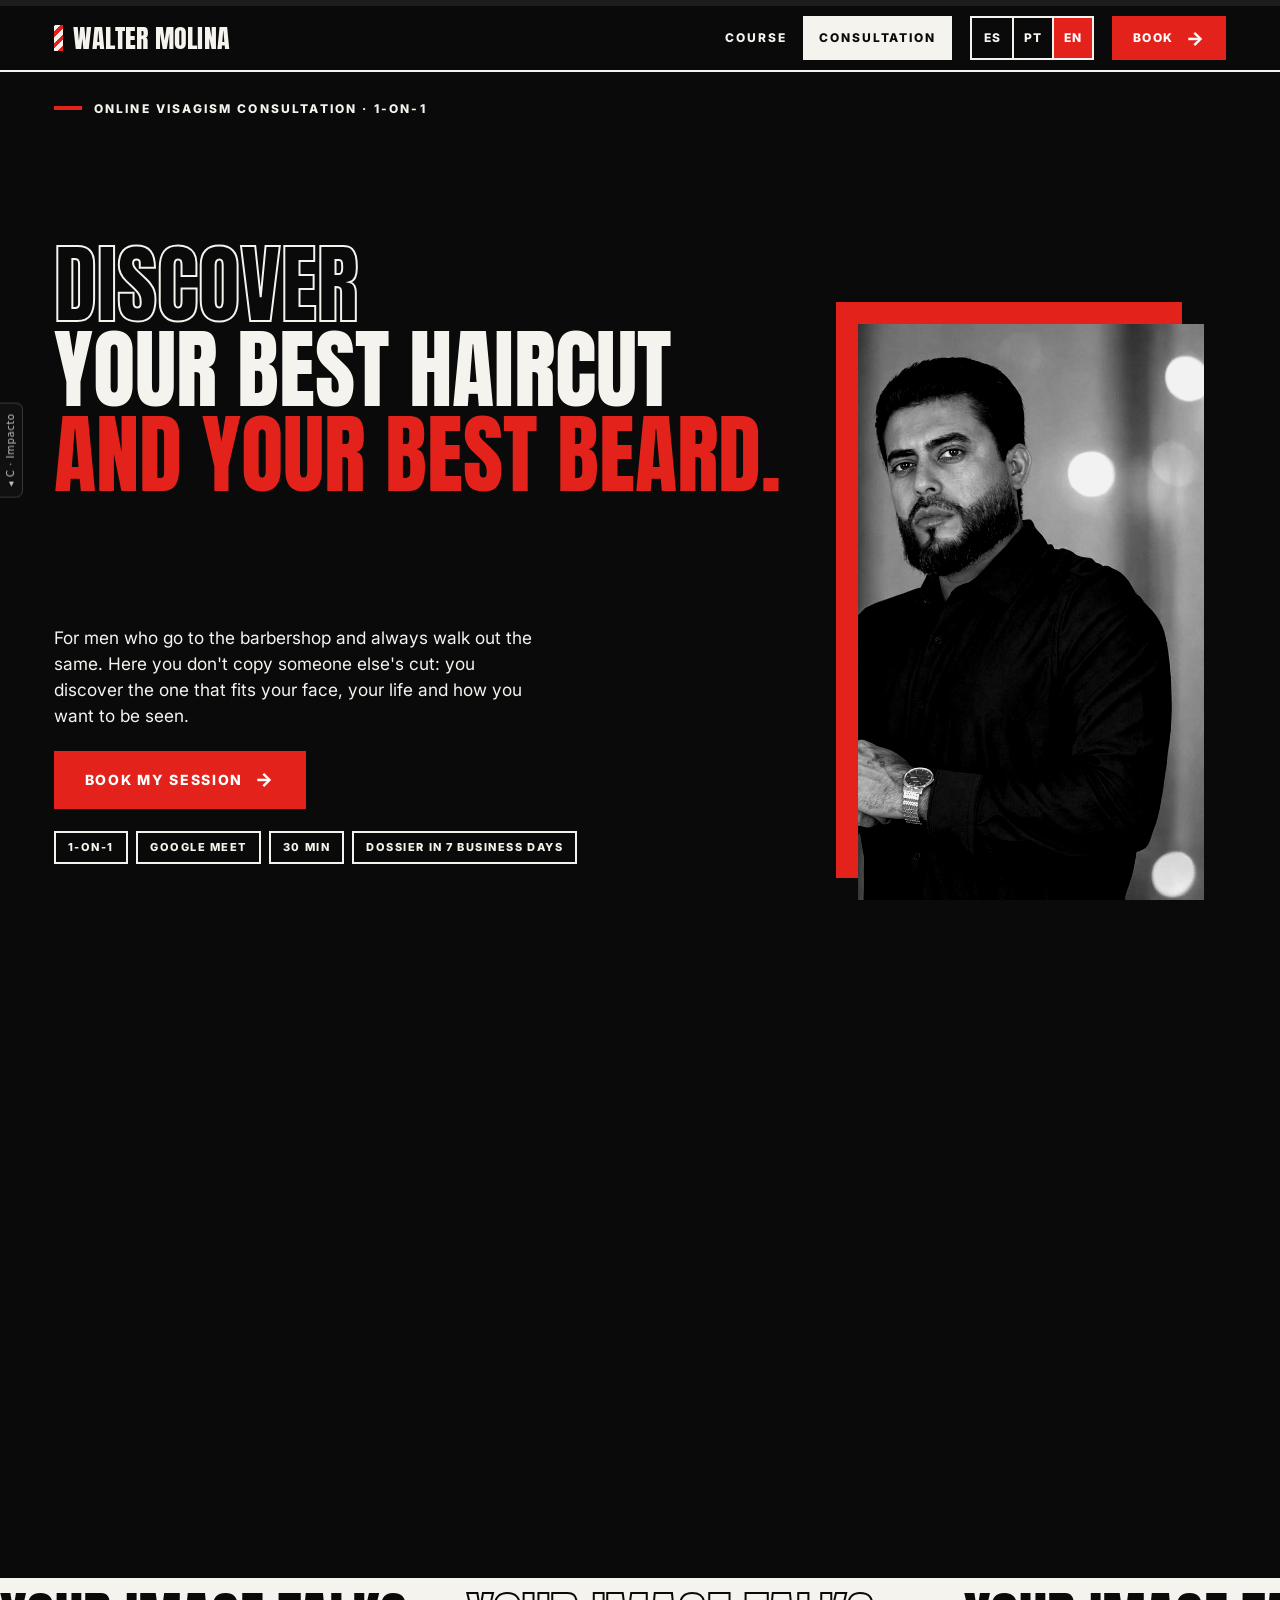
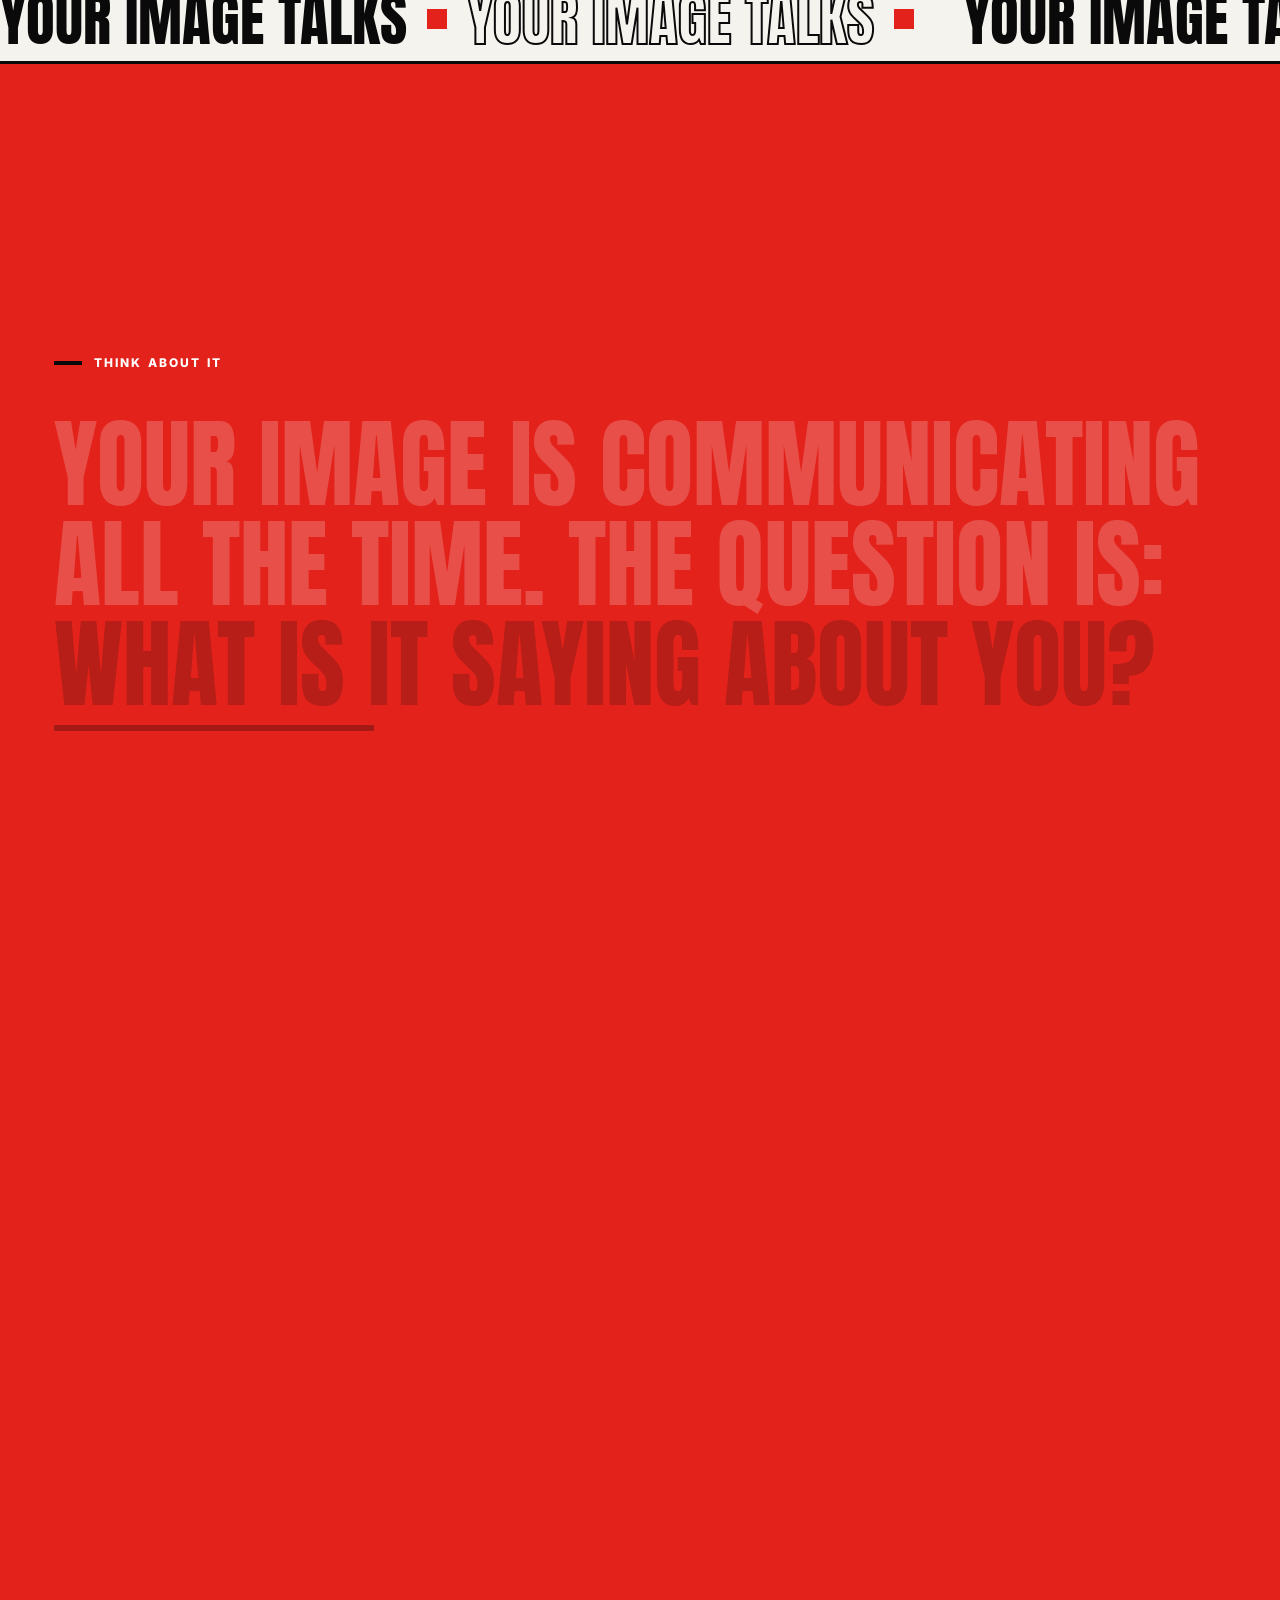
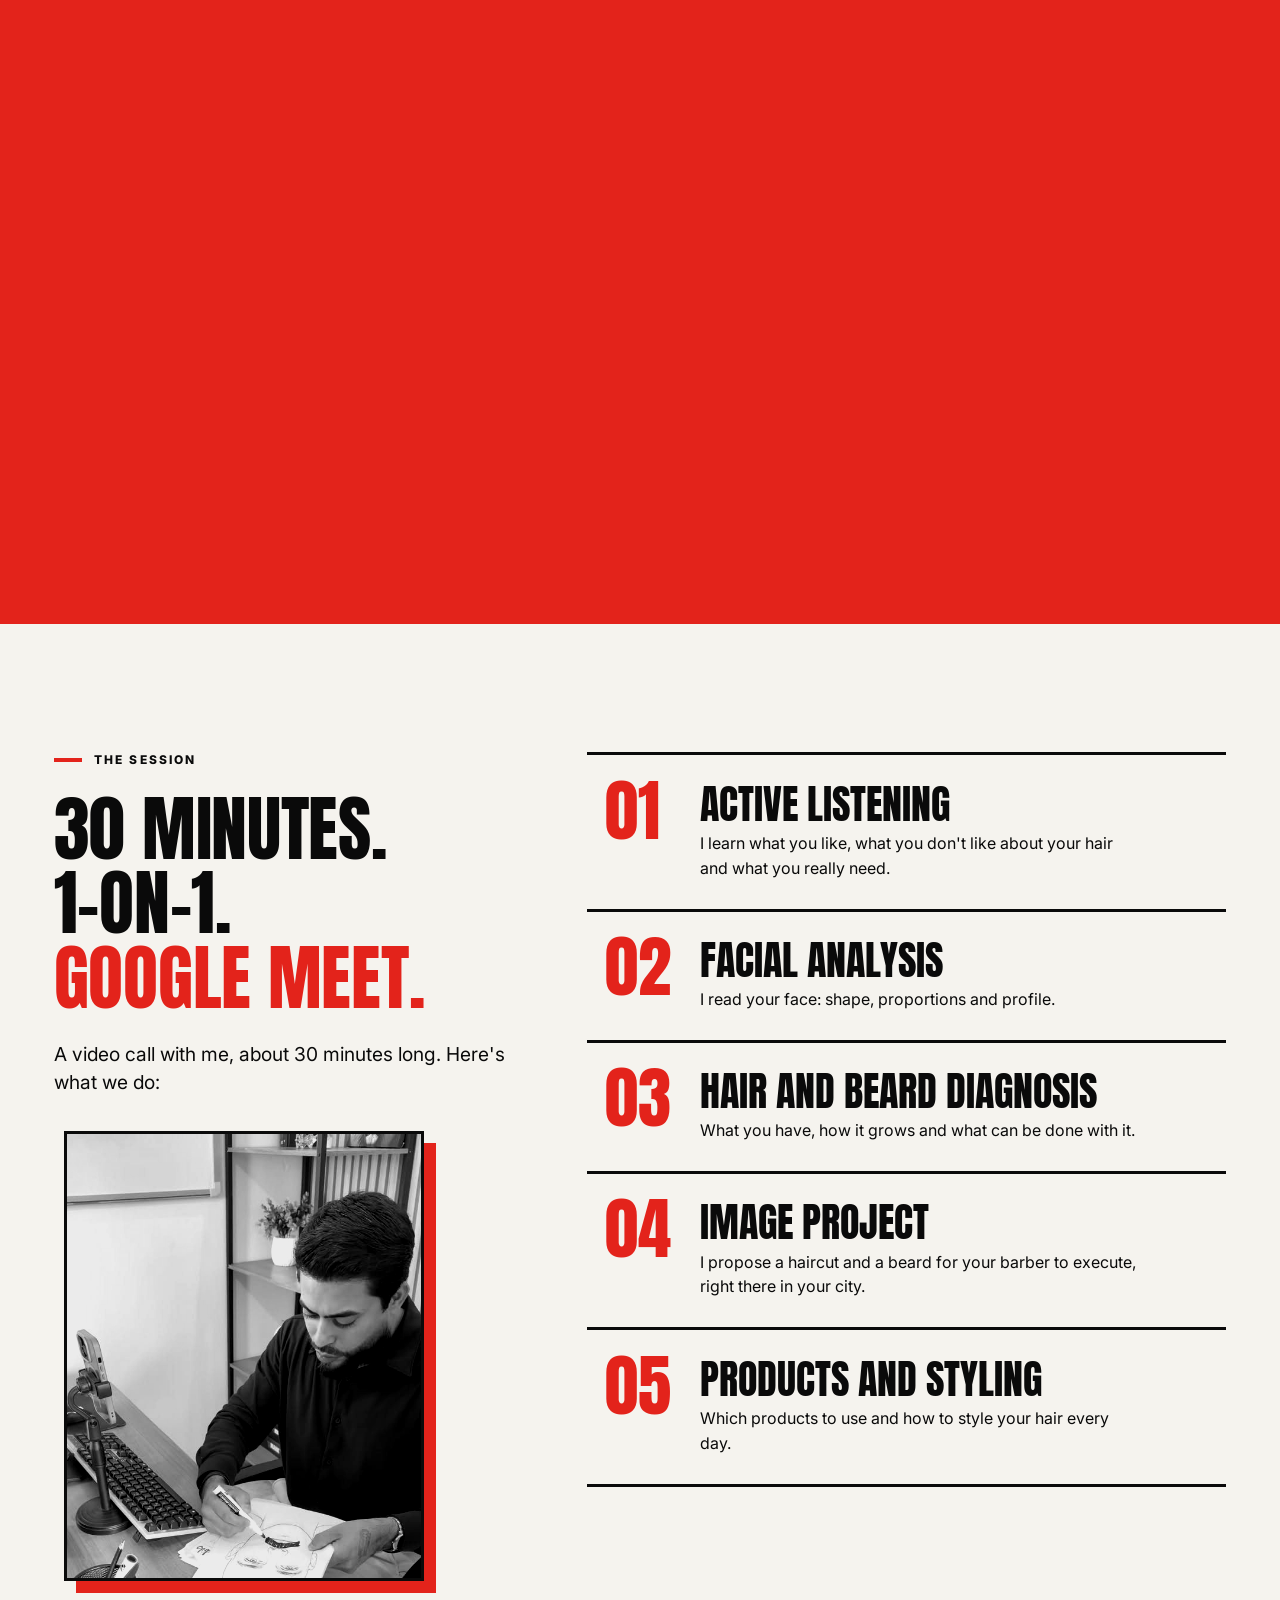
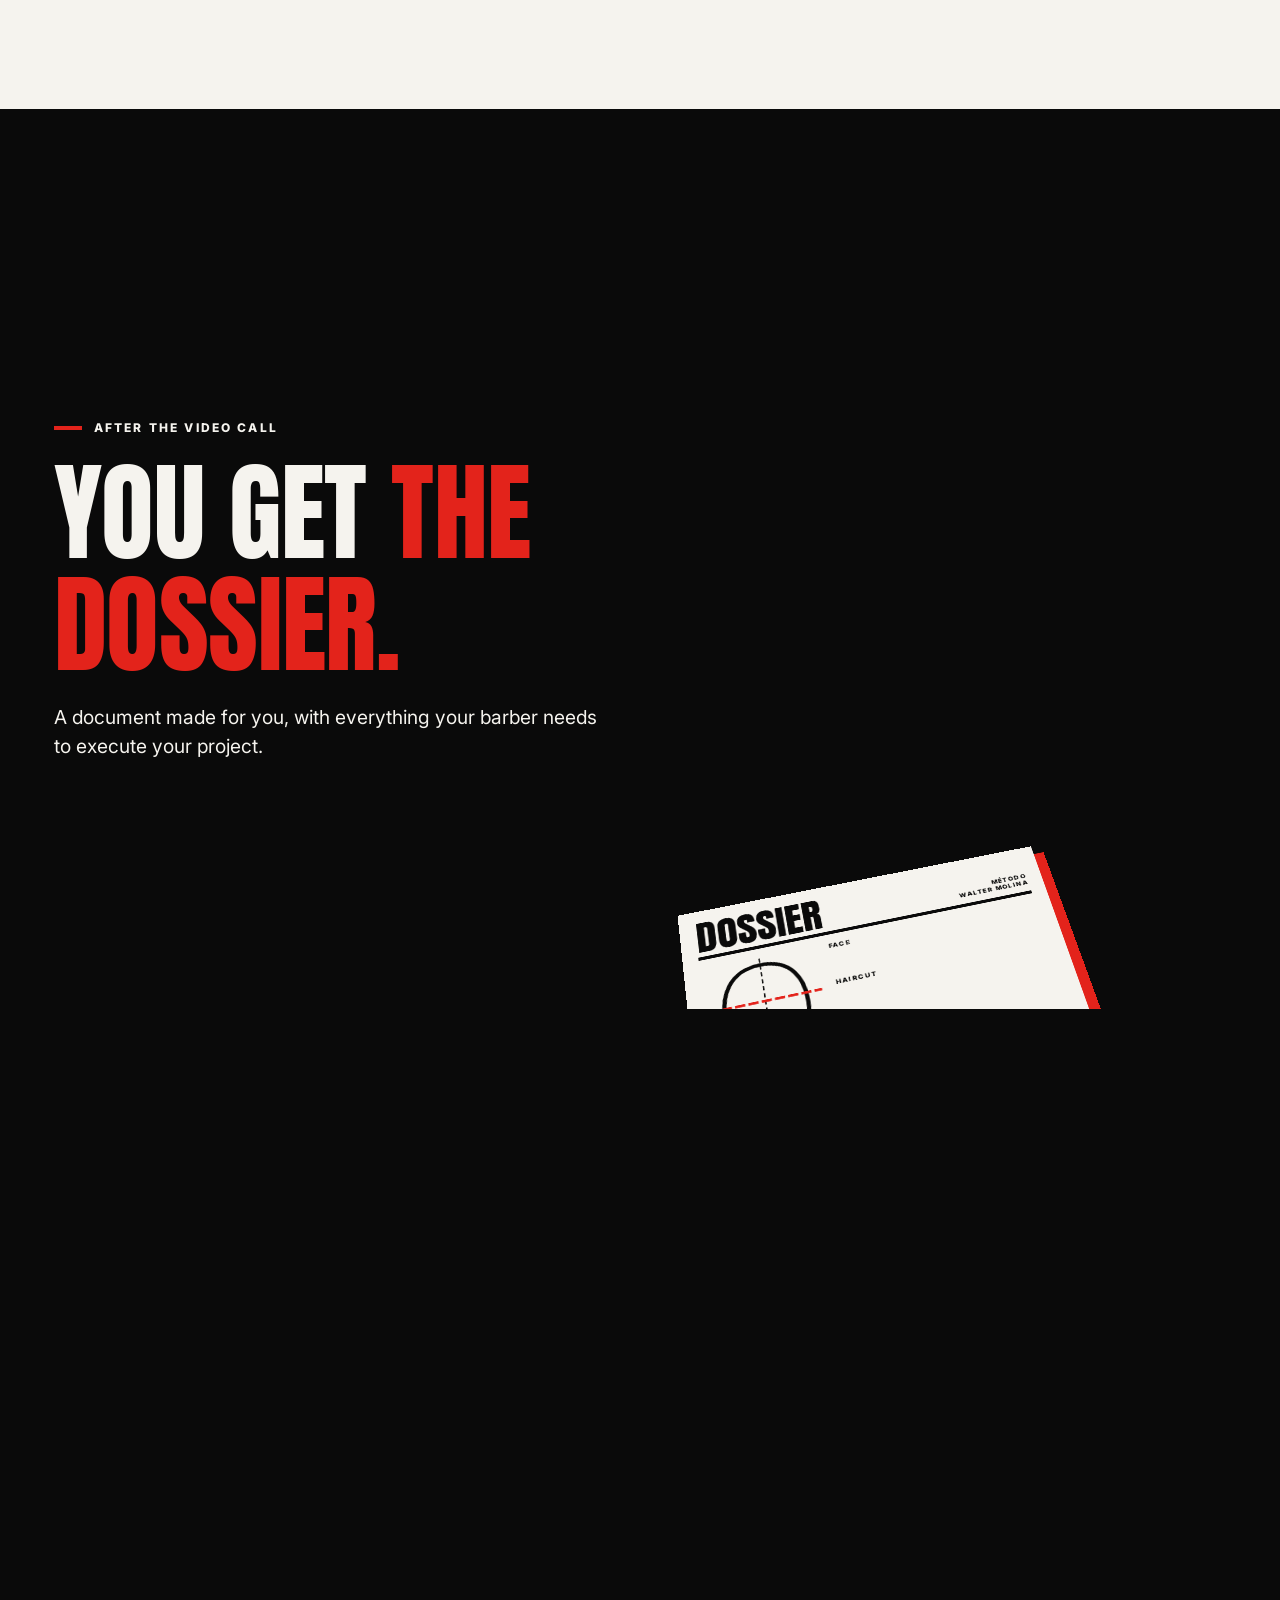
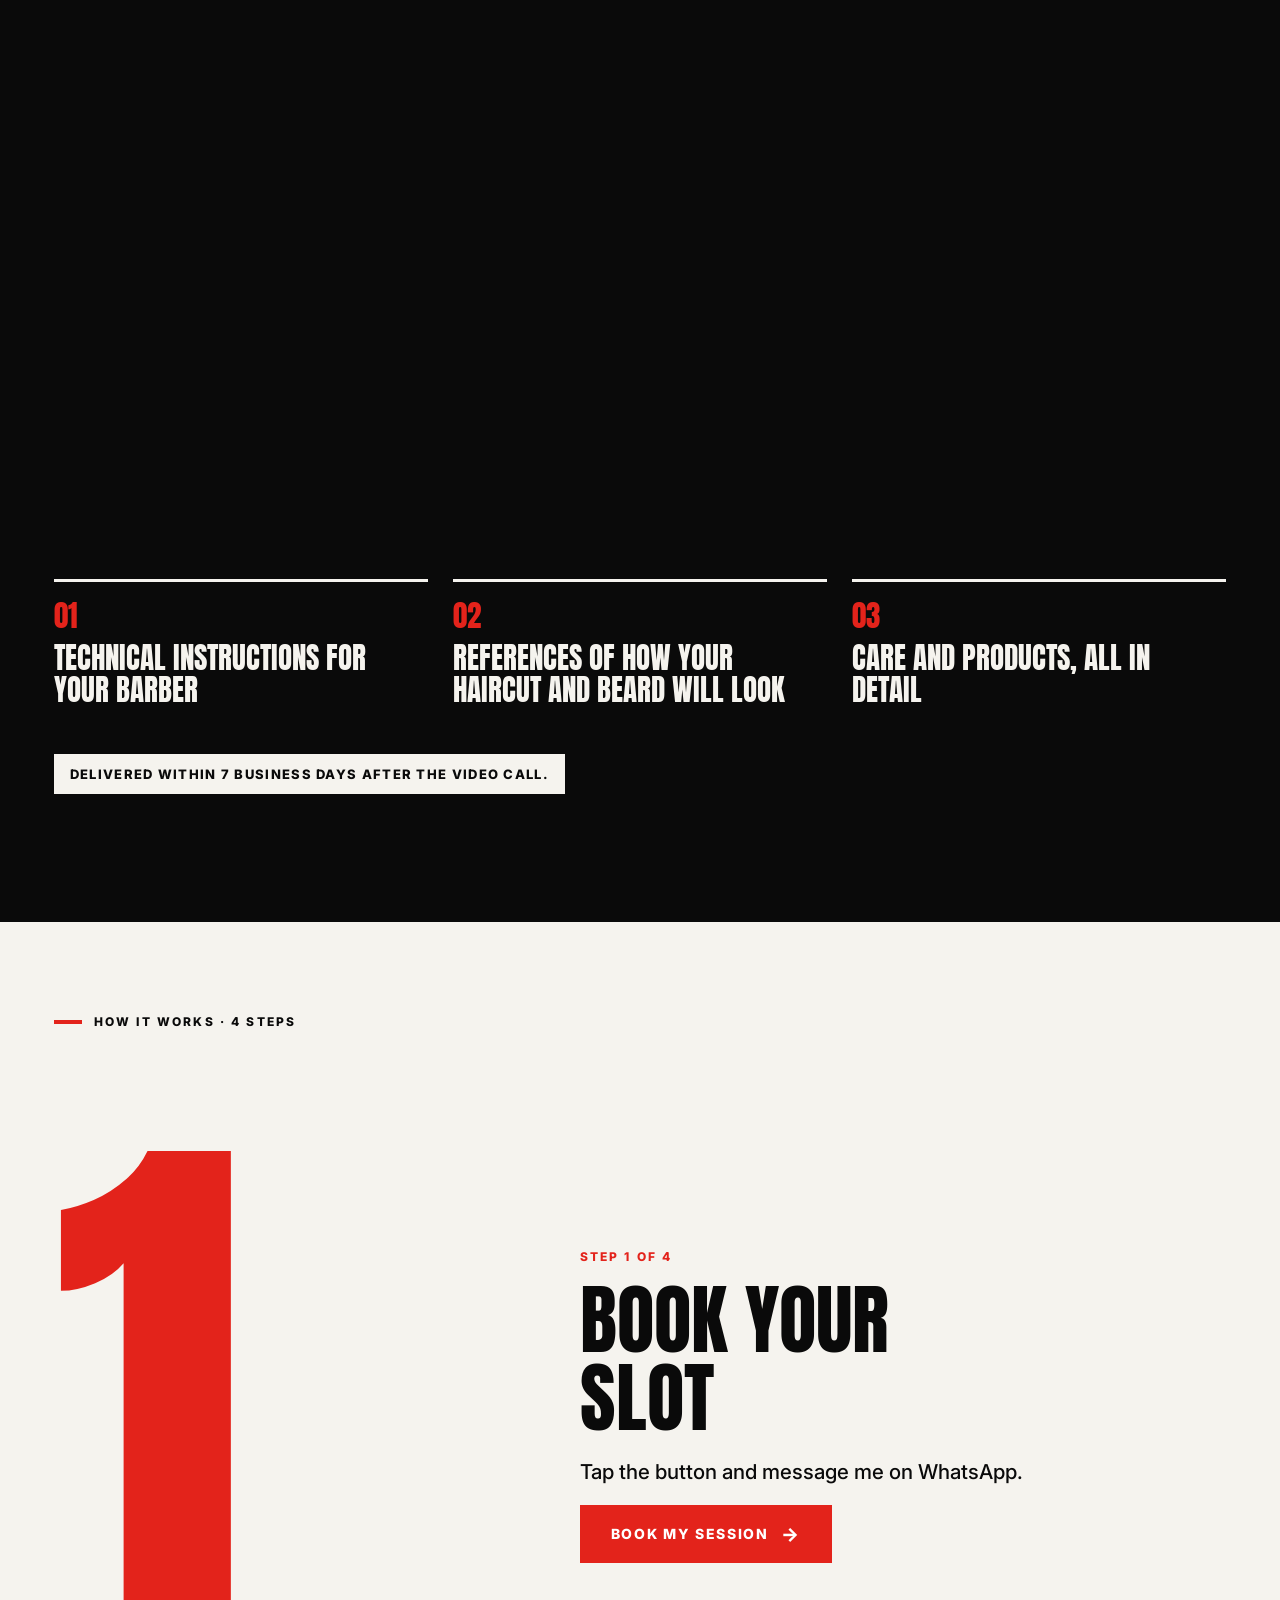
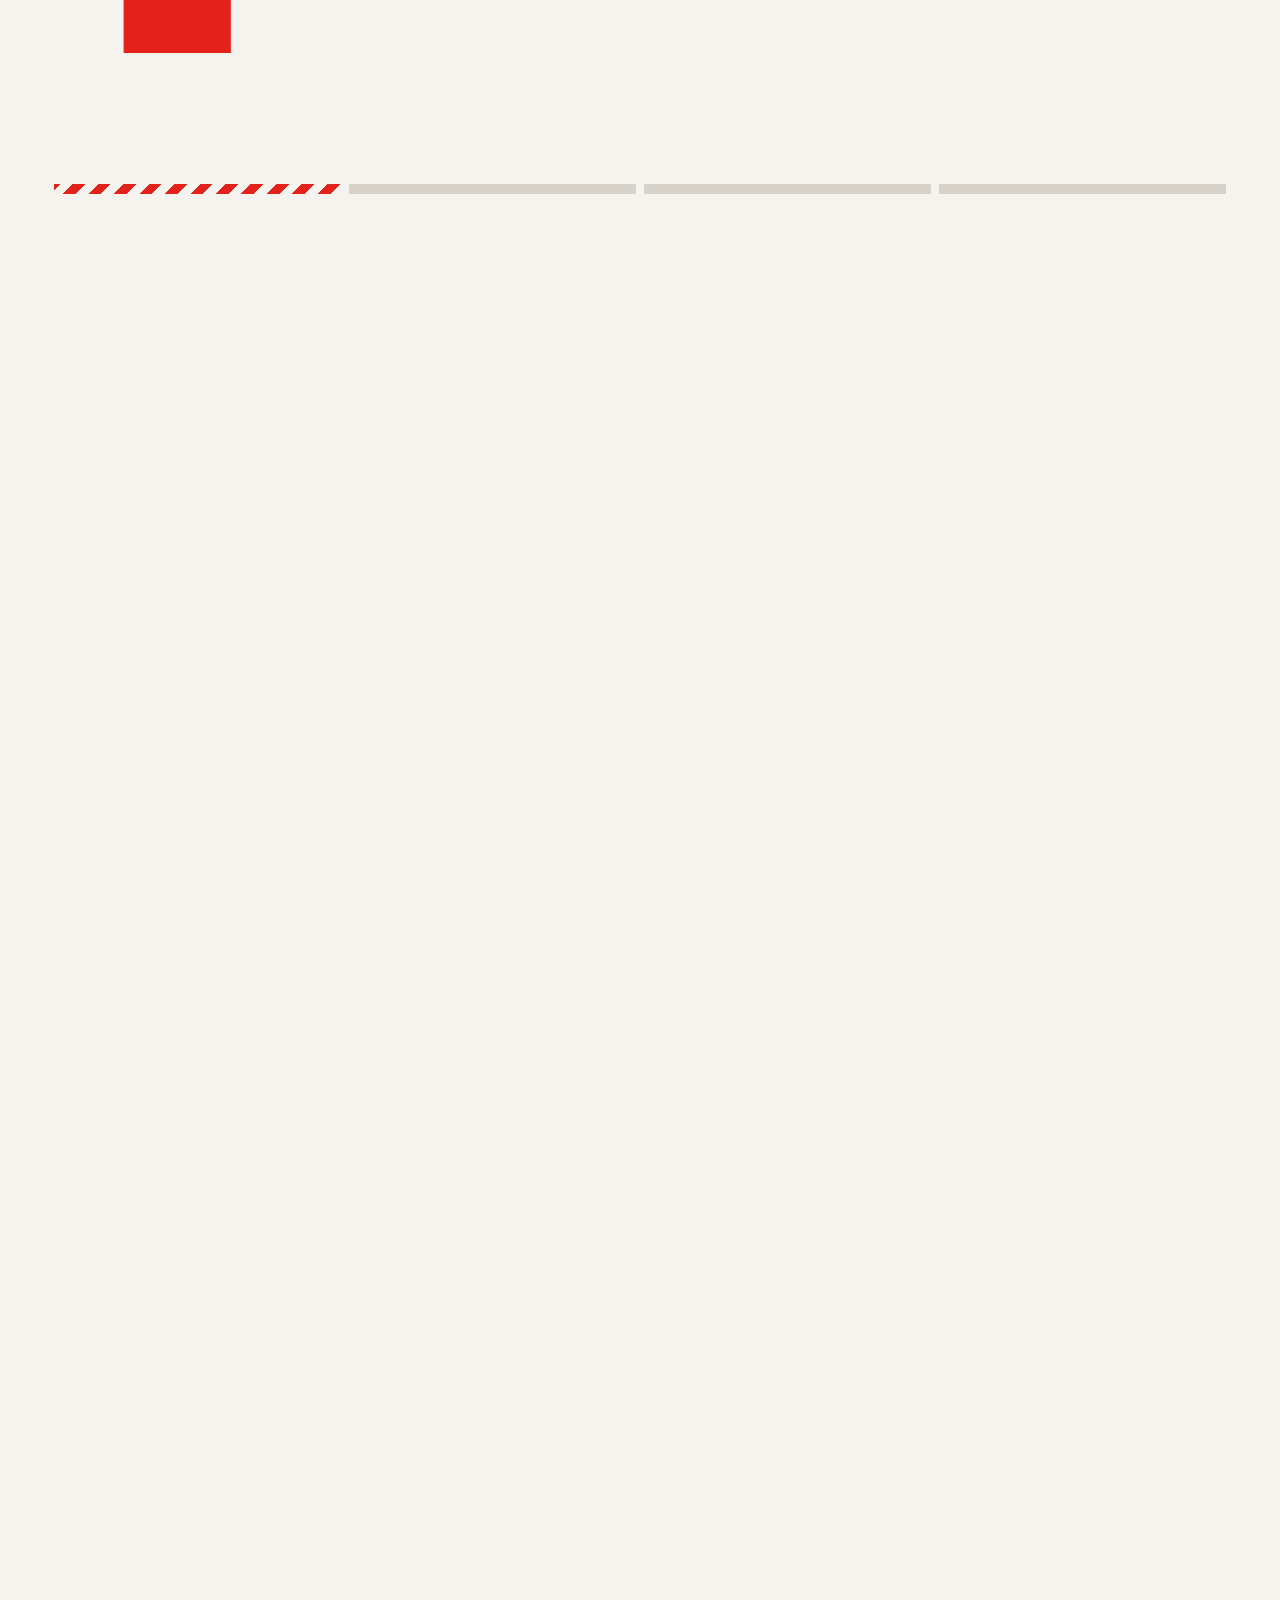
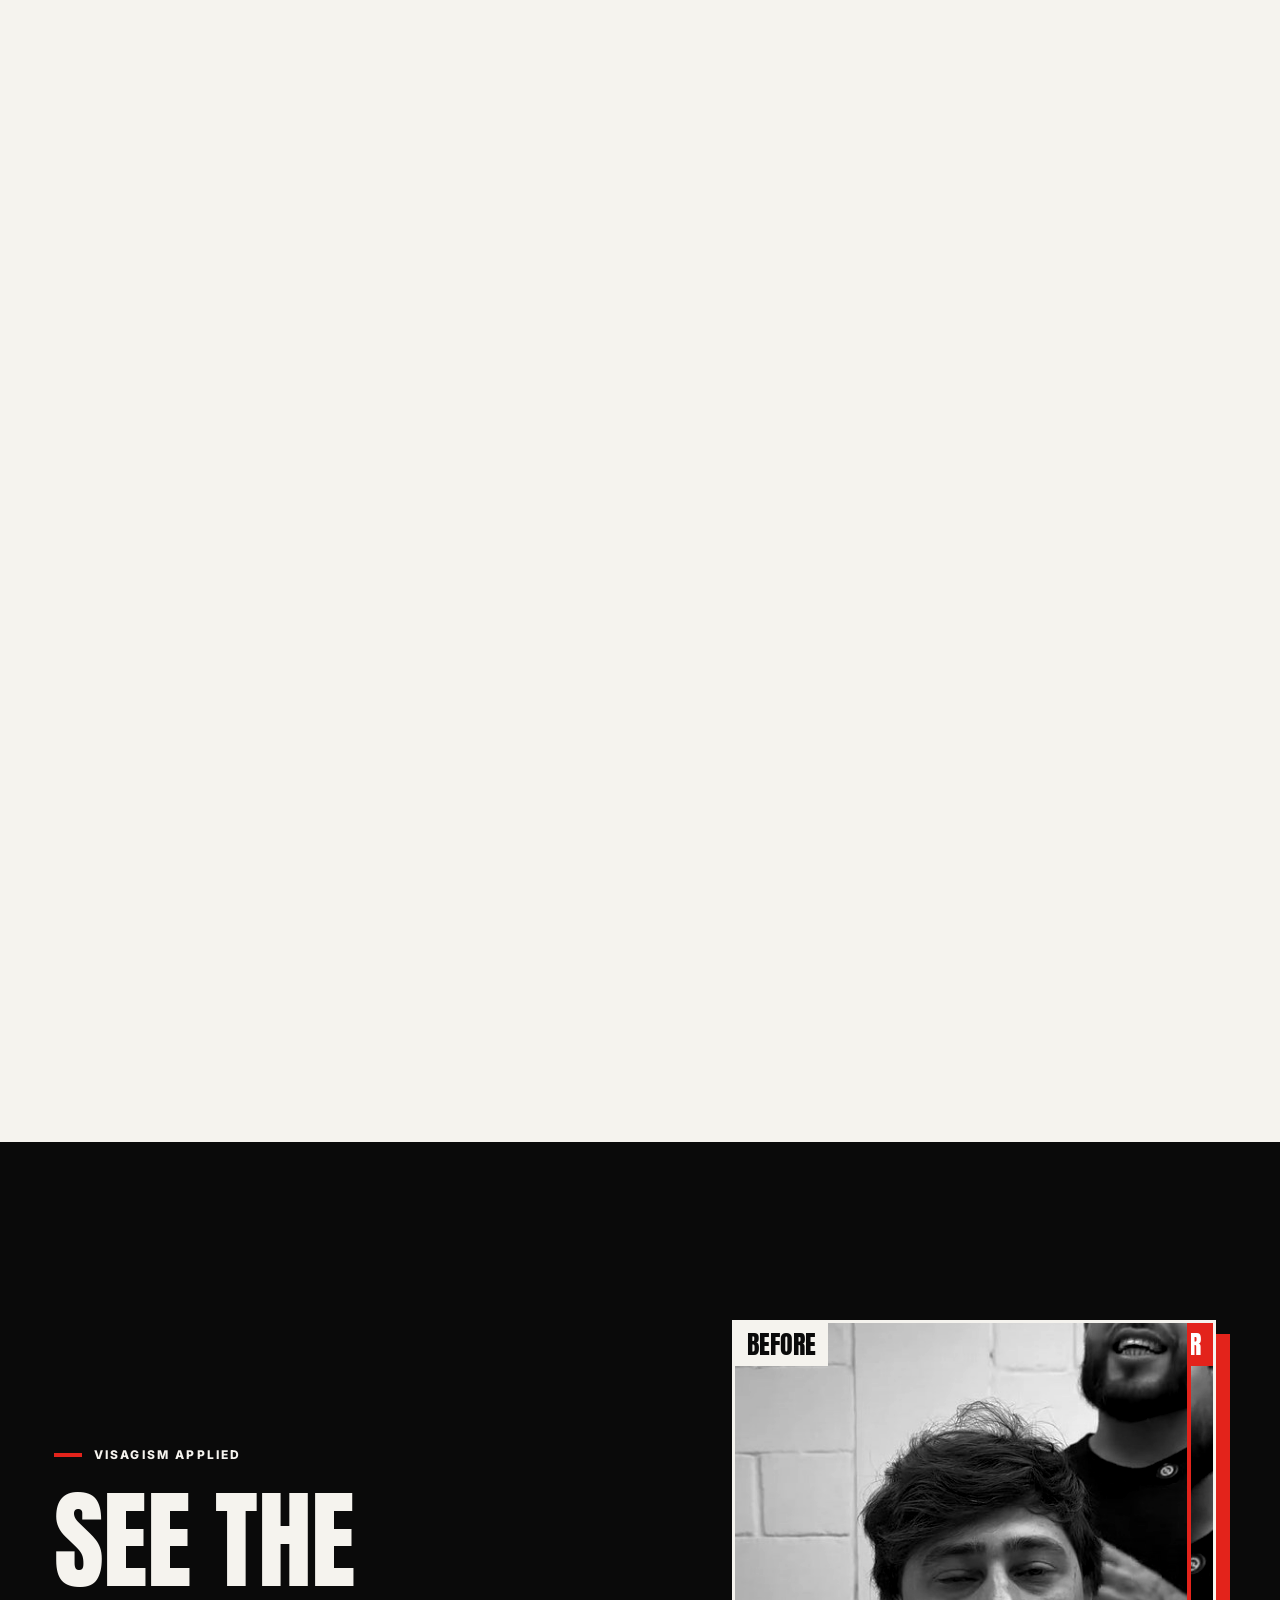
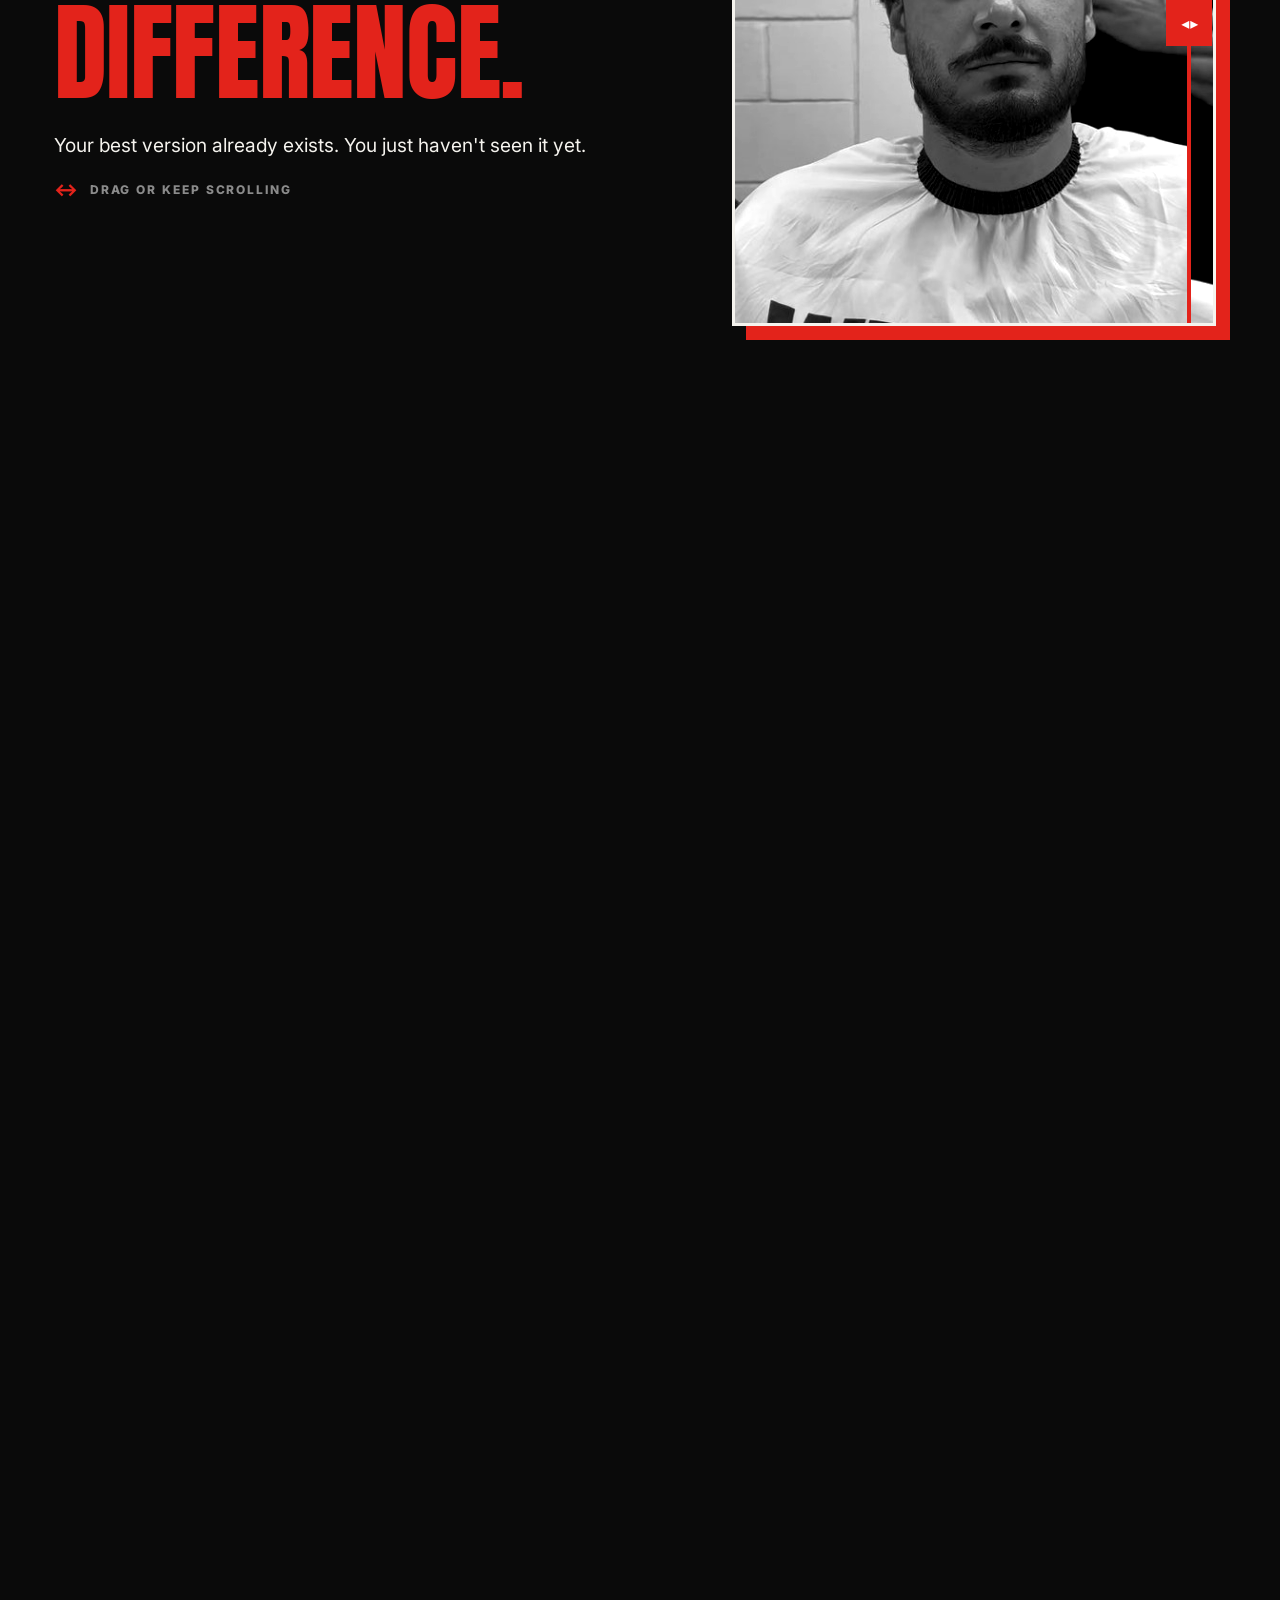
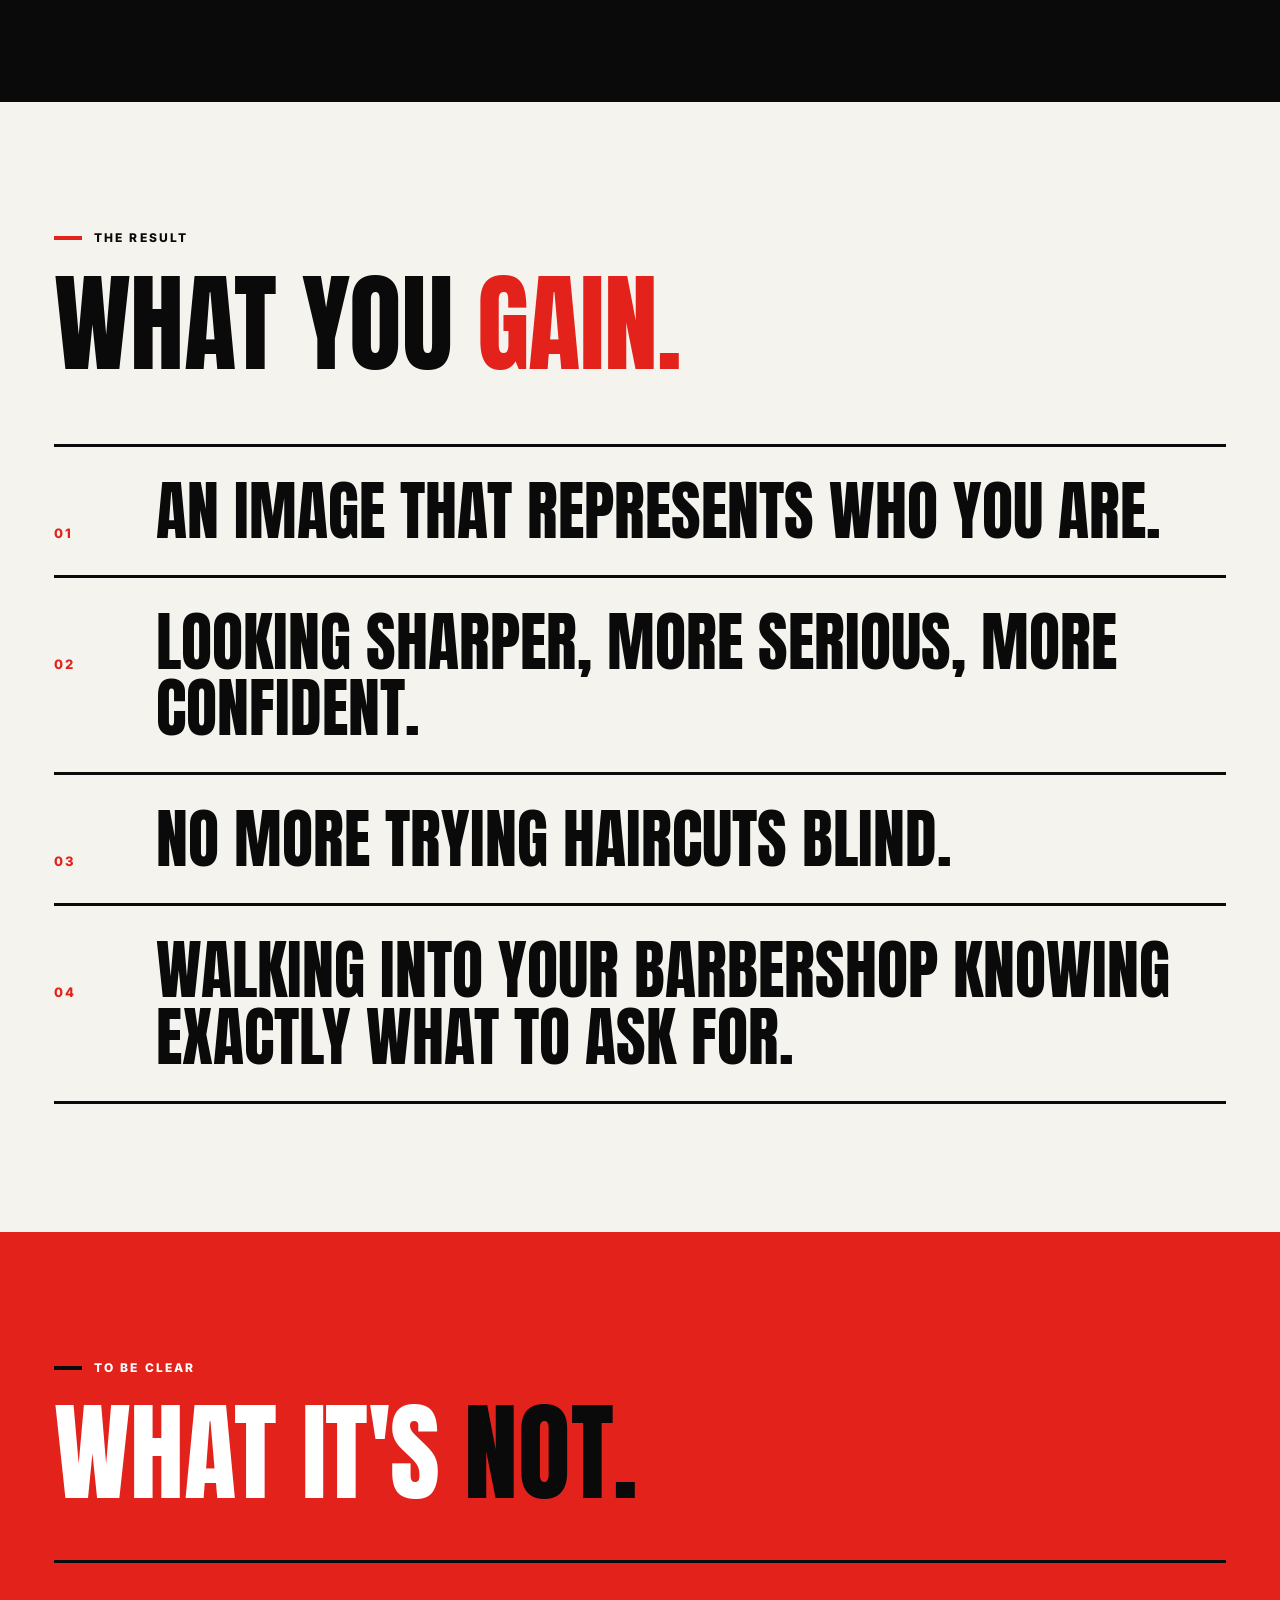
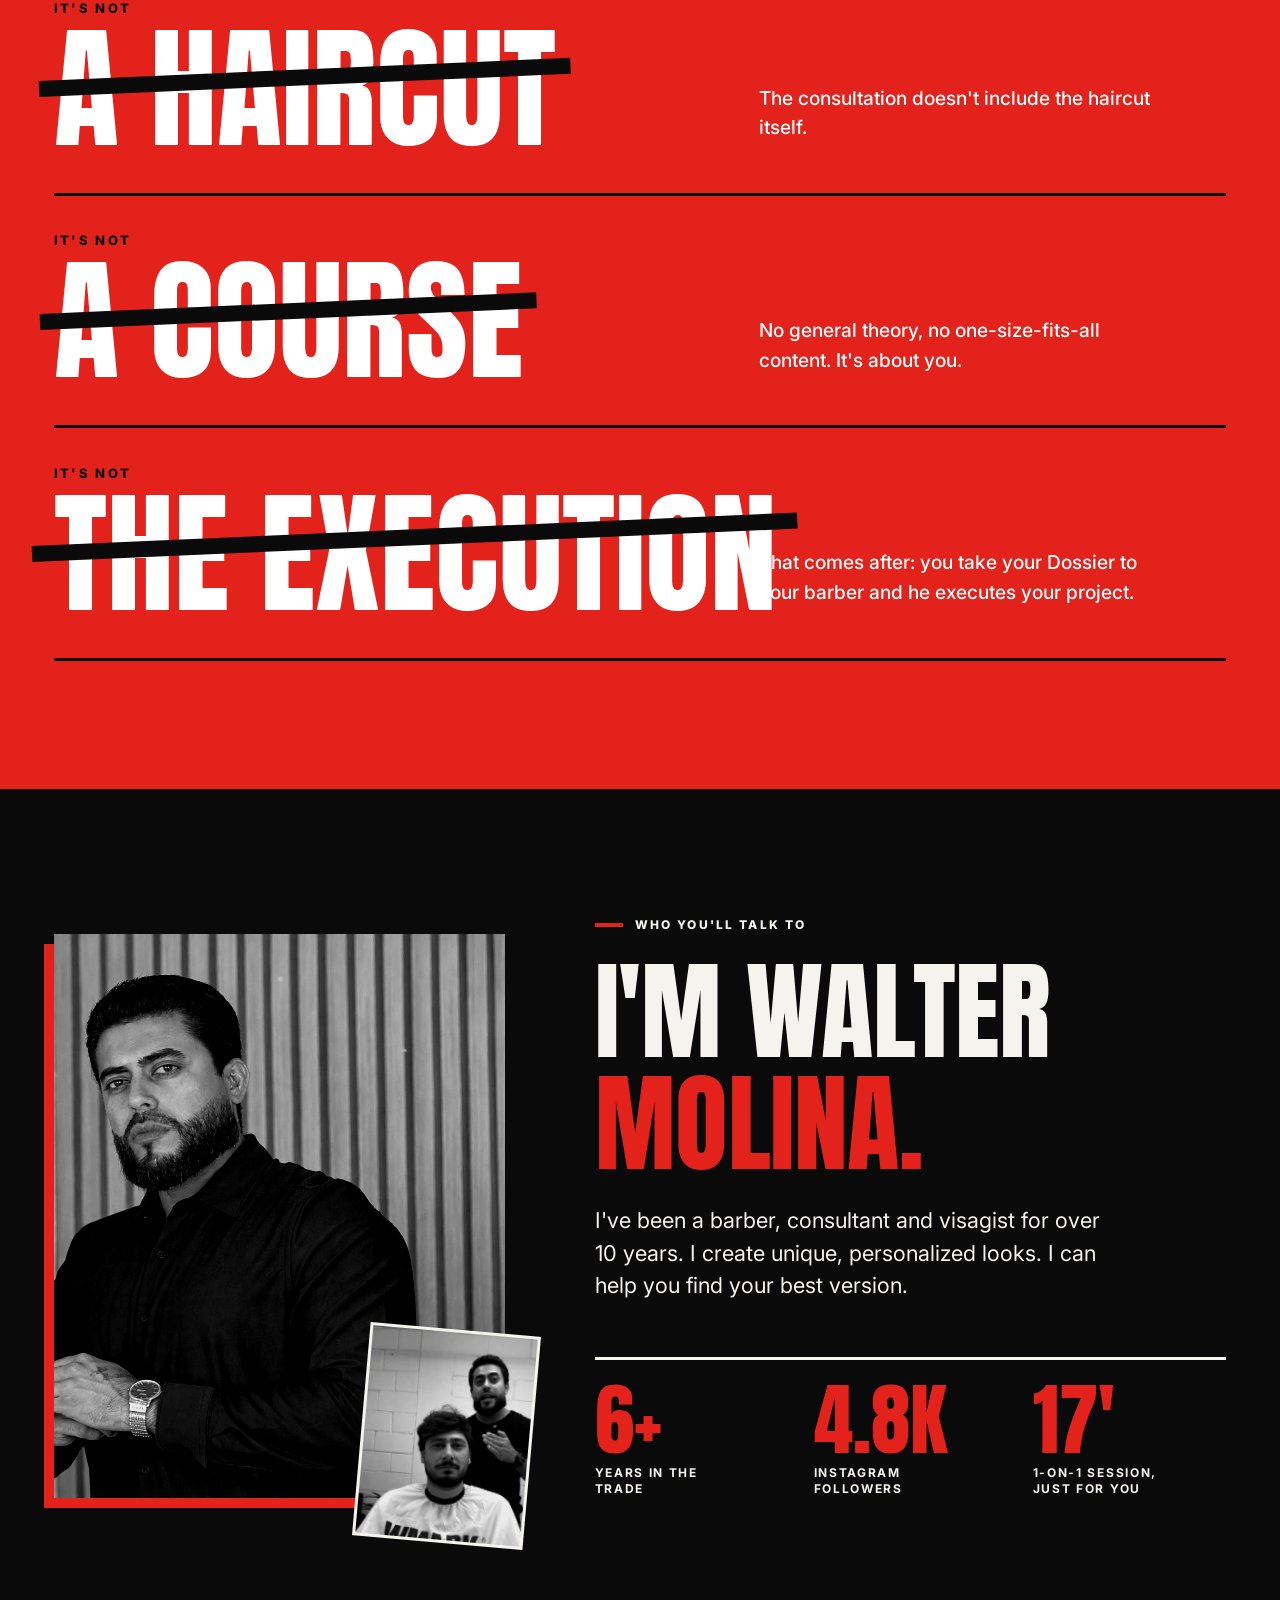
<file: impacto/consultoria.html>
<!doctype html>
<html lang="es">
<head>
<meta charset="utf-8">
<meta name="viewport" content="width=device-width, initial-scale=1">
<title data-i18n="title">Consultoría de Visagismo Online — Walter Molina</title>
<meta name="description" content="Consultoría de visagismo online 1 a 1 con Walter Molina: descubrí tu mejor corte y tu mejor barba.">
<meta name="theme-color" content="#0a0a0a">
<script>document.documentElement.classList.add('js')</script>
<link rel="preconnect" href="https://fonts.googleapis.com">
<link rel="preconnect" href="https://fonts.gstatic.com" crossorigin>
<link href="https://fonts.googleapis.com/css2?family=Anton&family=Inter:wght@400;500;700;800&display=swap" rel="stylesheet">
<link rel="stylesheet" href="style.css">
</head>
<body data-proto="C · Impacto">

<div class="bar" aria-hidden="true"><i></i></div>

<header class="hd">
  <div class="hd__row">
    <a class="brand" href="consultoria.html"><i aria-hidden="true"></i>Walter Molina</a>
    <nav class="nav" aria-label="Walter Molina">
      <a href="curso.html" data-i18n="nav.curso">Curso</a>
      <a href="consultoria.html" aria-current="page" data-i18n="nav.cons">Consultoría</a>
    </nav>
    <div class="lang" role="group" aria-label="Idioma / Language">
      <button type="button" data-lang-btn="es">ES</button>
      <button type="button" data-lang-btn="pt">PT</button>
      <button type="button" data-lang-btn="en">EN</button>
    </div>
    <a class="btn btn--sm hd__cta" data-wa="consultoria" href="https://www.instagram.com/curso_barberovisagista/" data-i18n="hd.cta">Reservar</a>
  </div>
</header>

<main>

<!-- ============================== HERO ============================== -->
<section class="hero hero--c" data-scene>
  <div class="hero__pin">
    <p class="lbl" data-i18n="hero.lbl">Consultoría de visagismo online <span class="nw">· 1 a 1</span></p>

    <h1 class="hero__h">
      <span class="ln ln--a" data-fit="d" data-fit-k=".62" data-fit-max="10.5" data-fit-maxh="17" data-fit-group="h"><span class="u u--out" data-fit="m" data-fit-max-m="30" data-i18n="hero.h1">Descubrí</span></span>
      <span class="ln ln--b" data-fit="d" data-fit-k=".62" data-fit-max="10.5" data-fit-maxh="17" data-fit-group="h"><span class="u" data-fit="m" data-fit-max-m="30" data-i18n="hero.h2">tu mejor corte</span></span>
      <span class="ln ln--c" data-fit="d" data-fit-k=".62" data-fit-max="10.5" data-fit-maxh="17" data-fit-group="h"><span class="u u--red" data-fit="m" data-fit-max-m="30" data-i18n="hero.h3">y tu mejor barba.</span></span>
    </h1>

    <div class="hero__port">
      <span class="ph"><img src="../assets/img/walter-full.jpg" alt="Walter Molina, barbero consultor y visagista" data-i18n-attr="alt:walter.alt" width="624" height="1594"></span>
    </div>

    <div class="hero__foot">
      <div>
        <p class="hero__sub" data-i18n="hero.sub">Para hombres que van a la barbería y salen siempre igual. Acá no copiás el corte de otro: descubrís el que va con tu rostro, tu vida y cómo querés que te vean.</p>
        <div class="hero__cta">
          <a class="btn" data-wa="consultoria" href="https://www.instagram.com/curso_barberovisagista/" data-i18n="cta.book">Reservar mi horario</a>
        </div>
        <ul class="chips">
          <li data-i18n="chip.1">1 a 1</li>
          <li>Google Meet</li>
          <li>30 min</li>
          <li data-i18n="chip.4">Dossier en 7 días hábiles</li>
        </ul>
      </div>
    </div>
  </div>
</section>

<!-- ============================= MARQUEE ============================= -->
<div class="mq" aria-hidden="true">
  <div class="mq__shift"><div class="mq__in">
    <span data-i18n="mq">Tu imagen habla<i></i><em>Tu imagen habla</em><i></i></span>
    <span data-i18n="mq">Tu imagen habla<i></i><em>Tu imagen habla</em><i></i></span>
    <span data-i18n="mq">Tu imagen habla<i></i><em>Tu imagen habla</em><i></i></span>
    <span data-i18n="mq">Tu imagen habla<i></i><em>Tu imagen habla</em><i></i></span>
  </div></div>
</div>

<!-- ============================== GANCHO ============================= -->
<section class="mani" data-scene>
  <div class="mani__pin">
    <p class="lbl" data-i18n="hook.lbl">Pensalo un segundo</p>
    <p class="mani__t" data-split data-i18n="hook.t">Tu imagen comunica todo el tiempo. La pregunta es: <b>¿qué está diciendo de vos?</b></p>
    <div class="mani__meter" aria-hidden="true"><i></i></div>
  </div>
</section>

<!-- ============================== SESIÓN ============================= -->
<section class="sec sec--w" id="sesion">
  <div class="wrap ses__grid">
    <div class="ses__l">
      <p class="lbl" data-i18n="ses.lbl">La sesión</p>
      <h2 class="d d--m" data-reveal data-i18n="ses.t">30 minutos.<br>1 a 1.<br><span class="red">Google Meet.</span></h2>
      <p class="lead" data-i18n="ses.intro">Una videollamada conmigo, de unos 30 minutos. Esto es lo que hacemos:</p>
      <span class="ph ses__ph" data-reveal="pop"><img src="../assets/img/consulta-mesa.jpg" alt="Walter Molina proyectando formatos de rostro en su escritorio" data-i18n-attr="alt:ses.alt" loading="lazy" width="640" height="750"></span>
    </div>
    <ol class="ses__list">
      <li data-reveal="right" style="--d:0s"><span class="ses__n" aria-hidden="true">01</span><h3 class="ses__t" data-i18n="ses.1t">Escucha activa</h3><p data-i18n="ses.1d">Entiendo qué te gusta, qué no te gusta de tu cabello y cuál es tu necesidad real.</p></li>
      <li data-reveal="right" style="--d:.06s"><span class="ses__n" aria-hidden="true">02</span><h3 class="ses__t" data-i18n="ses.2t">Análisis facial</h3><p data-i18n="ses.2d">Leo tu rostro: formato, proporciones y perfil.</p></li>
      <li data-reveal="right" style="--d:.12s"><span class="ses__n" aria-hidden="true">03</span><h3 class="ses__t" data-i18n="ses.3t">Diagnóstico de cabello y barba</h3><p data-i18n="ses.3d">Qué tenés, cómo crece y qué se puede hacer con eso.</p></li>
      <li data-reveal="right" style="--d:.18s"><span class="ses__n" aria-hidden="true">04</span><h3 class="ses__t" data-i18n="ses.4t">Proyecto de imagen</h3><p data-i18n="ses.4d">Te propongo un corte y una barba para que tu barbero los ejecute, ahí en tu ciudad.</p></li>
      <li data-reveal="right" style="--d:.24s"><span class="ses__n" aria-hidden="true">05</span><h3 class="ses__t" data-i18n="ses.5t">Productos y finalización</h3><p data-i18n="ses.5d">Qué productos usar y cómo peinarte todos los días.</p></li>
    </ol>
  </div>
</section>

<!-- ============================== DOSSIER ============================ -->
<section class="dos" data-scene id="dossier">
  <div class="dos__pin">
    <div class="dos__txt">
      <p class="lbl" data-i18n="dos.lbl">Después de la videollamada</p>
      <h2 class="d d--l" data-i18n="dos.t">Te llevás <span class="red">el Dossier.</span></h2>
      <p class="lead" data-i18n="dos.d">Un documento hecho para vos, con todo lo que tu barbero necesita para ejecutar tu proyecto.</p>
    </div>
    <div class="dos__stage">
      <div class="sheet" aria-hidden="true">
        <div class="sheet__top">
          <span class="sheet__h" data-i18n="sh.h">Dossier</span>
          <span class="sheet__m">Método<br>Walter Molina</span>
        </div>
        <div class="sheet__body">
          <svg class="sheet__face" viewBox="0 0 100 130" fill="none" stroke-linecap="square">
            <path d="M50 8C24 8 14 30 16 58c2 30 16 60 34 64 18-4 32-34 34-64C86 30 76 8 50 8Z" stroke="#0a0a0a" stroke-width="3.5"/>
            <path d="M50 2v126" stroke="#0a0a0a" stroke-width="1.2" stroke-dasharray="3 4"/>
            <path d="M4 44h92M4 82h92" stroke="#e3231b" stroke-width="2.4" stroke-dasharray="6 5"/>
            <path d="M30 60h14M56 60h14M40 100h20" stroke="#0a0a0a" stroke-width="3.5"/>
          </svg>
          <div class="sheet__rows">
            <div class="sheet__row" style="--t:.2"><span data-i18n="sh.1">Rostro</span><i></i><i></i></div>
            <div class="sheet__row" style="--t:.3"><span data-i18n="sh.2">Corte</span><i></i><i></i></div>
            <div class="sheet__row" style="--t:.4"><span data-i18n="sh.3">Barba</span><i></i><i></i></div>
            <div class="sheet__row" style="--t:.5"><span data-i18n="sh.4">Productos</span><i></i><i></i></div>
          </div>
        </div>
        <div class="sheet__refs">
          <span class="ph"><img src="../assets/img/corte-perfil.jpg" alt="" loading="lazy" width="720" height="900"></span>
          <span class="ph"><img src="../assets/img/barba.jpg" alt="" loading="lazy" width="640" height="720"></span>
        </div>
        <div class="sheet__foot"><span data-i18n="sh.for">Hecho para: vos</span><span>N.º 001</span></div>
        <span class="sheet__stamp" data-i18n="sh.stamp">Para tu barbero</span>
      </div>
    </div>
  </div>
</section>
<div class="dos__more">
  <div class="wrap">
    <ul class="dos__list">
      <li data-reveal style="--d:0s"><b aria-hidden="true">01</b><span data-i18n="dos.1">Indicaciones técnicas para tu barbero</span></li>
      <li data-reveal style="--d:.08s"><b aria-hidden="true">02</b><span data-i18n="dos.2">Referencias de cómo va a quedar tu corte y tu barba</span></li>
      <li data-reveal style="--d:.16s"><b aria-hidden="true">03</b><span data-i18n="dos.3">Cuidados y productos, todo detallado</span></li>
    </ul>
    <p class="dos__when" data-reveal data-i18n="dos.when">Entrega en hasta 7 días hábiles después de la videollamada.</p>
  </div>
</div>

<!-- =============================== PASOS ============================= -->
<section class="pasos" data-scene data-steps="4" id="pasos">
  <div class="pasos__pin">
    <p class="lbl" data-i18n="pas.lbl">Cómo funciona · 4 pasos</p>
    <div class="pasos__nums" aria-hidden="true"><span>1</span><span>2</span><span>3</span><span>4</span></div>
    <ol class="pasos__panels">
      <li class="paso">
        <span class="paso__k" data-i18n="pas.1k">Paso 1 de 4</span>
        <h3 class="paso__t" data-i18n="pas.1t">Reservá tu horario</h3>
        <p data-i18n="pas.1d">Tocá el botón y escribime por WhatsApp.</p>
        <div><a class="btn" data-wa="consultoria" href="https://www.instagram.com/curso_barberovisagista/" data-i18n="cta.book">Reservar mi horario</a></div>
      </li>
      <li class="paso">
        <span class="paso__k" data-i18n="pas.2k">Paso 2 de 4</span>
        <h3 class="paso__t" data-i18n="pas.2t">Prepará tres fotos</h3>
        <p data-i18n="pas.2d">Una de frente, una de perfil y una de la nuca. Bien iluminadas y centradas.</p>
        <ul class="shots" aria-hidden="true">
          <li><svg viewBox="0 0 48 56" fill="none" stroke="#0a0a0a" stroke-width="3" stroke-linejoin="round"><ellipse cx="24" cy="21" rx="11" ry="14"/><path d="M5 55c2-10 9-14 19-14s17 4 19 14"/><path d="M24 7v28" stroke="#e3231b" stroke-width="2" stroke-dasharray="3 3"/></svg><span data-i18n="pas.s1">Frente</span></li>
          <li><svg viewBox="0 0 48 56" fill="none" stroke="#0a0a0a" stroke-width="3" stroke-linejoin="round"><path d="M25 7C16 7 10 14 11 23c1 6 3 9 5 12v9h12v-6c4 0 7-1 7-5v-3l4-3-4-6c0-8-4-14-10-14z"/><path d="M7 55c1-6 4-9 9-11M28 44c6 1 10 5 12 11"/></svg><span data-i18n="pas.s2">Perfil</span></li>
          <li><svg viewBox="0 0 48 56" fill="none" stroke="#0a0a0a" stroke-width="3" stroke-linejoin="round"><path d="M13 21c0-9 5-14 11-14s11 5 11 14v6c0 5-3 9-6 10v6H19v-6c-3-1-6-5-6-10z" fill="#0a0a0a"/><path d="M5 55c2-8 7-11 14-12M29 43c7 1 12 4 14 12"/></svg><span data-i18n="pas.s3">Nuca</span></li>
        </ul>
      </li>
      <li class="paso">
        <span class="paso__k" data-i18n="pas.3k">Paso 3 de 4</span>
        <h3 class="paso__t" data-i18n="pas.3t">Nos vemos en Google Meet</h3>
        <p data-i18n="pas.3d">30 minutos, 1 a 1, vos y yo.</p>
      </li>
      <li class="paso">
        <span class="paso__k" data-i18n="pas.4k">Paso 4 de 4</span>
        <h3 class="paso__t" data-i18n="pas.4t">Recibís tu Dossier</h3>
        <p data-i18n="pas.4d">En hasta 7 días hábiles. Lo llevás a tu barbero y él ejecuta tu proyecto.</p>
      </li>
    </ol>
    <div class="pasos__prog" aria-hidden="true"><i></i><i></i><i></i><i></i></div>
  </div>
</section>

<!-- =========================== ANTES / DESPUÉS ======================= -->
<section class="cmp" data-scene id="antes-despues">
  <div class="cmp__pin">
    <div class="cmp__txt">
      <p class="lbl" data-i18n="cmp.lbl">Visagismo aplicado</p>
      <h2 class="d d--l" data-i18n="cmp.t">Mirá la <span class="red">diferencia.</span></h2>
      <p class="lead" data-i18n="cmp.d">Tu mejor versión ya existe. Solo que todavía no la viste.</p>
      <p class="cmp__hint" data-i18n="cmp.hint">Arrastrá o seguí bajando</p>
    </div>
    <div class="cmp__stage">
      <div class="ba">
        <img src="../assets/img/despues.jpg" alt="Después: corte y barba armonizados con el rostro" data-i18n-attr="alt:cmp.alt2" loading="lazy" width="576" height="720">
        <span class="ba__tag ba__tag--d" data-i18n="cmp.after">Después</span>
        <div class="ba__top">
          <img src="../assets/img/antes.jpg" alt="Antes: el mismo cliente al llegar" data-i18n-attr="alt:cmp.alt1" loading="lazy" width="504" height="630">
          <span class="ba__tag ba__tag--a" data-i18n="cmp.before">Antes</span>
        </div>
        <div class="ba__handle" aria-hidden="true"><i></i></div>
        <input class="ba__range" type="range" min="0" max="100" step="1" value="100" aria-label="Comparar antes y después" data-i18n-attr="aria-label:cmp.aria">
      </div>
    </div>
  </div>
</section>

<!-- ============================ QUÉ GANÁS ============================ -->
<section class="sec sec--w" id="resultado">
  <div class="wrap">
    <div class="sec__head">
      <p class="lbl" data-i18n="gain.lbl">El resultado</p>
      <h2 class="d d--l" data-reveal data-i18n="gain.t">Qué vas a <span class="red">ganar.</span></h2>
    </div>
    <ol class="gain">
      <li data-reveal="left" style="--d:0s"><span class="gain__n" aria-hidden="true">01</span><span class="gain__t" data-i18n="gain.1">Una imagen que representa quién sos.</span></li>
      <li data-reveal="left" style="--d:.06s"><span class="gain__n" aria-hidden="true">02</span><span class="gain__t" data-i18n="gain.2">Verte más prolijo, más serio, más seguro.</span></li>
      <li data-reveal="left" style="--d:.12s"><span class="gain__n" aria-hidden="true">03</span><span class="gain__t" data-i18n="gain.3">Dejar de probar cortes a ciegas.</span></li>
      <li data-reveal="left" style="--d:.18s"><span class="gain__n" aria-hidden="true">04</span><span class="gain__t" data-i18n="gain.4">Llegar a tu barbería sabiendo exactamente qué pedir.</span></li>
    </ol>
  </div>
</section>

<!-- ============================= QUÉ NO ES =========================== -->
<section class="sec sec--r" id="no-es">
  <div class="wrap">
    <div class="sec__head" style="margin-bottom:0">
      <p class="lbl" data-i18n="no.lbl">Para que quede claro</p>
      <h2 class="d d--l" data-reveal data-i18n="no.t">Qué <em>no</em> es.</h2>
    </div>
    <ul class="noes">
      <li data-reveal>
        <div><span class="noes__pre" data-i18n="no.pre">No es</span><strong class="noes__t" style="font-weight:400" data-i18n="no.1t"><s class="strike">un corte</s></strong></div>
        <p data-i18n="no.1d">La consultoría no incluye el corte en sí.</p>
      </li>
      <li data-reveal>
        <div><span class="noes__pre" data-i18n="no.pre">No es</span><strong class="noes__t" style="font-weight:400" data-i18n="no.2t"><s class="strike">un curso</s></strong></div>
        <p data-i18n="no.2d">No es teoría general ni contenido igual para todos. Es sobre vos.</p>
      </li>
      <li data-reveal>
        <div><span class="noes__pre" data-i18n="no.pre">No es</span><strong class="noes__t" style="font-weight:400" data-i18n="no.3t"><s class="strike">la ejecución</s></strong></div>
        <p data-i18n="no.3d">Va después: llevás tu Dossier a tu barbero y él ejecuta tu proyecto.</p>
      </li>
    </ul>
  </div>
</section>

<!-- ============================ SOBRE WALTER ========================= -->
<section class="sec sec--k" id="walter">
  <div class="wrap who__grid">
    <div class="who__ph" data-view>
      <span class="ph"><img src="../assets/img/walter-wood.jpg" alt="Walter Molina, barbero consultor y visagista" data-i18n-attr="alt:walter.alt" loading="lazy" width="1070" height="1120"></span>
      <span class="ph who__clip" aria-hidden="true">
        <video data-autoplay muted playsinline loop preload="none" poster="../assets/video/transformacion.jpg">
          <source src="../assets/video/transformacion.mp4" type="video/mp4">
        </video>
      </span>
    </div>
    <div class="who__txt">
      <p class="lbl" data-i18n="walter.lbl">Quién te atiende</p>
      <h2 class="d d--l" data-reveal data-i18n="walter.t">Soy Walter <span class="red">Molina.</span></h2>
      <p class="lead" data-reveal data-i18n="walter.bio">Soy barbero consultor y visagista hace más de 10 años. Creo visuales únicos y personalizados. Te puedo ayudar a encontrar tu mejor versión.</p>
      <dl class="stats">
        <div><dd class="stat__n" style="margin:0"><span data-count="10">10</span>+</dd><dt class="stat__l" data-i18n="st.1">años de oficio</dt></div>
        <div><dd class="stat__n" style="margin:0" data-k="8.7">8,7K</dd><dt class="stat__l" data-i18n="st.2">seguidores en Instagram</dt></div>
        <div><dd class="stat__n" style="margin:0"><span data-count="30">30</span>′</dd><dt class="stat__l" data-i18n="st.3">de sesión 1 a 1, sólo para vos</dt></div>
      </dl>
    </div>
  </div>
</section>

<!-- ================================ FAQ ============================== -->
<section class="sec sec--w faq">
  <div class="wrap faq__grid">
    <h2 class="d d--l" data-fit="d" data-i18n="faq.t">Preguntas.</h2>
    <div>
      <details>
        <summary data-i18n="faq.q1">¿Tengo que estar en la misma ciudad?</summary>
        <p data-i18n="faq.a1">No. Es 100% online: nos vemos por Google Meet, estés donde estés.</p>
      </details>
      <details>
        <summary data-i18n="faq.q2">¿Incluye el corte?</summary>
        <p data-i18n="faq.a2">No. La consultoría es el proyecto. El corte lo ejecuta tu barbero con el Dossier.</p>
      </details>
      <details>
        <summary data-i18n="faq.q3">¿Qué necesito?</summary>
        <p data-i18n="faq.a3">Tres fotos (frente, perfil y nuca) y un celular o compu con cámara.</p>
      </details>
      <details>
        <summary data-i18n="faq.q4">¿Cuándo recibo el Dossier?</summary>
        <p data-i18n="faq.a4">En hasta 7 días hábiles después de la videollamada.</p>
      </details>
      <details>
        <summary data-i18n="faq.q5">¿Y si no tengo barbero de confianza?</summary>
        <p data-i18n="faq.a5">No hay problema: el Dossier está escrito para que cualquier barbero profesional lo pueda ejecutar.</p>
      </details>
    </div>
  </div>
</section>

<!-- =============================== CIERRE ============================ -->
<section class="sec sec--k end">
  <div class="stripes" aria-hidden="true"></div>
  <div class="wrap end__grid">
    <div>
      <p class="lbl" data-i18n="end.lbl">Tu próximo paso</p>
      <h2 class="d d--l end__t" style="margin-top:20px" data-reveal data-i18n="end.t">Tu imagen puede decir lo que <em>vos querés decir.</em></h2>
      <p class="lead end__sub" data-i18n="end.sub">Escribime y empezamos tu consultoría online.</p>
      <a class="btn btn--xl end__cta" data-wa="consultoria" href="https://www.instagram.com/curso_barberovisagista/" data-i18n="cta.want">Quiero mi consultoría</a>
    </div>
    <figure class="ph end__tile" data-view style="margin-block:0" aria-hidden="true">
      <img src="../assets/img/cliente-frente.jpg" alt="" loading="lazy" width="640" height="840">
    </figure>
  </div>
</section>

</main>

<footer class="ft">
  <div class="wrap">
    <p class="ft__big" data-fit="dm" aria-hidden="true">Walter Molina</p>
    <div class="ft__row">
      <span data-i18n="ft.metodo">Método Walter Molina · Barbero consultor y visagista</span>
      <span class="ft__links">
        <a href="https://www.instagram.com/curso_barberovisagista/" target="_blank" rel="noopener">Instagram @curso_barberovisagista</a>
        <a data-wa="consultoria" href="https://www.instagram.com/curso_barberovisagista/">WhatsApp</a>
        <a href="curso.html" data-i18n="ft.curso">Curso para barberos</a>
      </span>
    </div>
  </div>
</footer>

<div class="dock"><a class="btn" data-wa="consultoria" href="https://www.instagram.com/curso_barberovisagista/" data-i18n="cta.book">Reservar mi horario</a></div>

<script>
window.I18N = {
  pt: {
    "title": "Consultoria de Visagismo Online — Walter Molina",
    "nav.curso": "Curso", "nav.cons": "Consultoria", "hd.cta": "Reservar",
    "hero.lbl": "Consultoria de visagismo online <span class=\"nw\">· 1 a 1</span>",
    "hero.h1": "Descubra", "hero.h2": "seu melhor corte", "hero.h3": "e sua melhor barba.",
    "walter.alt": "Walter Molina, barbeiro consultor e visagista",
    "hero.sub": "Para homens que vão à barbearia e saem sempre iguais. Aqui você não copia o corte de outro: descobre o que combina com o seu rosto, a sua vida e como você quer ser visto.",
    "cta.book": "Reservar meu horário", "cta.want": "Quero minha consultoria",
    "chip.1": "1 a 1", "chip.4": "Dossiê em 7 dias úteis",
    "mq": "Sua imagem fala<i></i><em>Sua imagem fala</em><i></i>",
    "hook.lbl": "Pense um segundo",
    "hook.t": "Sua imagem comunica o tempo todo. A pergunta é: <b>o que ela está dizendo sobre você?</b>",
    "ses.lbl": "A sessão", "ses.t": "30 minutos.<br>1 a 1.<br><span class=\"red\">Google Meet.</span>",
    "ses.intro": "Uma videochamada comigo, de cerca de 30 minutos. Isto é o que fazemos:",
    "ses.alt": "Walter Molina projetando formatos de rosto na sua mesa",
    "ses.1t": "Escuta ativa", "ses.1d": "Entendo o que você gosta, o que não gosta no seu cabelo e qual é a sua necessidade real.",
    "ses.2t": "Análise facial", "ses.2d": "Leio o seu rosto: formato, proporções e perfil.",
    "ses.3t": "Diagnóstico de cabelo e barba", "ses.3d": "O que você tem, como cresce e o que dá para fazer com isso.",
    "ses.4t": "Projeto de imagem", "ses.4d": "Proponho um corte e uma barba para o seu barbeiro executar, aí na sua cidade.",
    "ses.5t": "Produtos e finalização", "ses.5d": "Quais produtos usar e como finalizar o cabelo todos os dias.",
    "dos.lbl": "Depois da videochamada", "dos.t": "Você leva <span class=\"red\">o Dossiê.</span>",
    "dos.d": "Um documento feito para você, com tudo o que o seu barbeiro precisa para executar o seu projeto.",
    "sh.h": "Dossiê", "sh.1": "Rosto", "sh.2": "Corte", "sh.3": "Barba", "sh.4": "Produtos",
    "sh.for": "Feito para: você", "sh.stamp": "Para o seu barbeiro",
    "dos.1": "Indicações técnicas para o seu barbeiro",
    "dos.2": "Referências de como vão ficar o seu corte e a sua barba",
    "dos.3": "Cuidados e produtos, tudo detalhado",
    "dos.when": "Entrega em até 7 dias úteis após a videochamada.",
    "pas.lbl": "Como funciona · 4 passos",
    "pas.1k": "Passo 1 de 4", "pas.1t": "Reserve seu horário", "pas.1d": "Toque no botão e me chame no WhatsApp.",
    "pas.2k": "Passo 2 de 4", "pas.2t": "Prepare três fotos", "pas.2d": "Uma de frente, uma de perfil e uma da nuca. Bem iluminadas e centralizadas.",
    "pas.s1": "Frente", "pas.s2": "Perfil", "pas.s3": "Nuca",
    "pas.3k": "Passo 3 de 4", "pas.3t": "Nos vemos no Google Meet", "pas.3d": "30 minutos, 1 a 1, você e eu.",
    "pas.4k": "Passo 4 de 4", "pas.4t": "Receba o seu Dossiê", "pas.4d": "Em até 7 dias úteis. Você leva ao seu barbeiro e ele executa o seu projeto.",
    "cmp.lbl": "Visagismo aplicado", "cmp.t": "Olha a <span class=\"red\">diferença.</span>",
    "cmp.d": "Sua melhor versão já existe. Você só ainda não a viu.", "cmp.hint": "Arraste ou continue rolando",
    "cmp.alt1": "Antes: o mesmo cliente ao chegar", "cmp.alt2": "Depois: corte e barba harmonizados com o rosto",
    "cmp.before": "Antes", "cmp.after": "Depois", "cmp.aria": "Comparar antes e depois",
    "gain.lbl": "O resultado", "gain.t": "O que você <span class=\"red\">ganha.</span>",
    "gain.1": "Uma imagem que representa quem você é.",
    "gain.2": "Ficar mais alinhado, mais sério, mais seguro.",
    "gain.3": "Parar de testar cortes às cegas.",
    "gain.4": "Chegar à barbearia sabendo exatamente o que pedir.",
    "no.lbl": "Para ficar claro", "no.t": "O que <em>não</em> é.", "no.pre": "Não é",
    "no.1t": "<s class=\"strike\">um corte</s>", "no.1d": "A consultoria não inclui o corte em si.",
    "no.2t": "<s class=\"strike\">um curso</s>", "no.2d": "Não é teoria geral nem conteúdo igual para todos. É sobre você.",
    "no.3t": "<s class=\"strike\">a execução</s>", "no.3d": "Vem depois: você leva o seu Dossiê ao seu barbeiro e ele executa o projeto.",
    "walter.lbl": "Quem te atende", "walter.t": "Sou Walter <span class=\"red\">Molina.</span>",
    "walter.bio": "Sou barbeiro consultor e visagista há mais de 10 anos. Crio visuais únicos e personalizados. Posso te ajudar a encontrar a sua melhor versão.",
    "st.1": "anos de ofício", "st.2": "seguidores no Instagram", "st.3": "de sessão 1 a 1, só para você",
    "faq.t": "Perguntas.",
    "faq.q1": "Preciso estar na mesma cidade?", "faq.a1": "Não. É 100% online: nos vemos pelo Google Meet, onde você estiver.",
    "faq.q2": "Inclui o corte?", "faq.a2": "Não. A consultoria é o projeto. Quem executa o corte é o seu barbeiro, com o Dossiê.",
    "faq.q3": "O que eu preciso?", "faq.a3": "Três fotos (frente, perfil e nuca) e um celular ou computador com câmera.",
    "faq.q4": "Quando recebo o Dossiê?", "faq.a4": "Em até 7 dias úteis após a videochamada.",
    "faq.q5": "E se eu não tiver um barbeiro de confiança?", "faq.a5": "Sem problema: o Dossiê é escrito para que qualquer barbeiro profissional consiga executar.",
    "end.lbl": "Seu próximo passo", "end.t": "Sua imagem pode dizer o que <em>você quer dizer.</em>",
    "end.sub": "Me chame e começamos a sua consultoria online.",
    "ft.metodo": "Método Walter Molina · Barbeiro consultor e visagista", "ft.curso": "Curso para barbeiros"
  },
  en: {
    "title": "Online Visagism Consultation — Walter Molina",
    "nav.curso": "Course", "nav.cons": "Consultation", "hd.cta": "Book",
    "hero.lbl": "Online visagism consultation <span class=\"nw\">· 1-on-1</span>",
    "hero.h1": "Discover", "hero.h2": "your best haircut", "hero.h3": "and your best beard.",
    "walter.alt": "Walter Molina, barber, consultant and visagist",
    "hero.sub": "For men who go to the barbershop and always walk out the same. Here you don't copy someone else's cut: you discover the one that fits your face, your life and how you want to be seen.",
    "cta.book": "Book my session", "cta.want": "I want my consultation",
    "chip.1": "1-on-1", "chip.4": "Dossier in 7 business days",
    "mq": "Your image talks<i></i><em>Your image talks</em><i></i>",
    "hook.lbl": "Think about it",
    "hook.t": "Your image is communicating all the time. The question is: <b>what is it saying about you?</b>",
    "ses.lbl": "The session", "ses.t": "30 minutes.<br>1-on-1.<br><span class=\"red\">Google Meet.</span>",
    "ses.intro": "A video call with me, about 30 minutes long. Here's what we do:",
    "ses.alt": "Walter Molina sketching face shapes at his desk",
    "ses.1t": "Active listening", "ses.1d": "I learn what you like, what you don't like about your hair and what you really need.",
    "ses.2t": "Facial analysis", "ses.2d": "I read your face: shape, proportions and profile.",
    "ses.3t": "Hair and beard diagnosis", "ses.3d": "What you have, how it grows and what can be done with it.",
    "ses.4t": "Image project", "ses.4d": "I propose a haircut and a beard for your barber to execute, right there in your city.",
    "ses.5t": "Products and styling", "ses.5d": "Which products to use and how to style your hair every day.",
    "dos.lbl": "After the video call", "dos.t": "You get <span class=\"red\">the Dossier.</span>",
    "dos.d": "A document made for you, with everything your barber needs to execute your project.",
    "sh.h": "Dossier", "sh.1": "Face", "sh.2": "Haircut", "sh.3": "Beard", "sh.4": "Products",
    "sh.for": "Made for: you", "sh.stamp": "For your barber",
    "dos.1": "Technical instructions for your barber",
    "dos.2": "References of how your haircut and beard will look",
    "dos.3": "Care and products, all in detail",
    "dos.when": "Delivered within 7 business days after the video call.",
    "pas.lbl": "How it works · 4 steps",
    "pas.1k": "Step 1 of 4", "pas.1t": "Book your slot", "pas.1d": "Tap the button and message me on WhatsApp.",
    "pas.2k": "Step 2 of 4", "pas.2t": "Prepare three photos", "pas.2d": "One from the front, one in profile and one of the back of your head. Well lit and centered.",
    "pas.s1": "Front", "pas.s2": "Profile", "pas.s3": "Back",
    "pas.3k": "Step 3 of 4", "pas.3t": "We meet on Google Meet", "pas.3d": "30 minutes, 1-on-1, you and me.",
    "pas.4k": "Step 4 of 4", "pas.4t": "Get your Dossier", "pas.4d": "Within 7 business days. You take it to your barber and he executes your project.",
    "cmp.lbl": "Visagism applied", "cmp.t": "See the <span class=\"red\">difference.</span>",
    "cmp.d": "Your best version already exists. You just haven't seen it yet.", "cmp.hint": "Drag or keep scrolling",
    "cmp.alt1": "Before: the same client on arrival", "cmp.alt2": "After: haircut and beard in harmony with the face",
    "cmp.before": "Before", "cmp.after": "After", "cmp.aria": "Compare before and after",
    "gain.lbl": "The result", "gain.t": "What you <span class=\"red\">gain.</span>",
    "gain.1": "An image that represents who you are.",
    "gain.2": "Looking sharper, more serious, more confident.",
    "gain.3": "No more trying haircuts blind.",
    "gain.4": "Walking into your barbershop knowing exactly what to ask for.",
    "no.lbl": "To be clear", "no.t": "What it's <em>not.</em>", "no.pre": "It's not",
    "no.1t": "<s class=\"strike\">a haircut</s>", "no.1d": "The consultation doesn't include the haircut itself.",
    "no.2t": "<s class=\"strike\">a course</s>", "no.2d": "No general theory, no one-size-fits-all content. It's about you.",
    "no.3t": "<s class=\"strike\">the execution</s>", "no.3d": "That comes after: you take your Dossier to your barber and he executes your project.",
    "walter.lbl": "Who you'll talk to", "walter.t": "I'm Walter <span class=\"red\">Molina.</span>",
    "walter.bio": "I've been a barber, consultant and visagist for over 10 years. I create unique, personalized looks. I can help you find your best version.",
    "st.1": "years in the trade", "st.2": "Instagram followers", "st.3": "1-on-1 session, just for you",
    "faq.t": "Questions.",
    "faq.q1": "Do I need to be in the same city?", "faq.a1": "No. It's 100% online: we meet on Google Meet, wherever you are.",
    "faq.q2": "Is the haircut included?", "faq.a2": "No. The consultation is the plan. Your barber does the cut, using the Dossier.",
    "faq.q3": "What do I need?", "faq.a3": "Three photos (front, profile and back of the head) and a phone or computer with a camera.",
    "faq.q4": "When do I get the Dossier?", "faq.a4": "Within 7 business days after the video call.",
    "faq.q5": "What if I don't have a barber I trust?", "faq.a5": "No problem: the Dossier is written so that any professional barber can execute it.",
    "end.lbl": "Your next step", "end.t": "Your image can say what <em>you want it to say.</em>",
    "end.sub": "Message me and we'll start your online consultation.",
    "ft.metodo": "Método Walter Molina · Barber, consultant and visagist", "ft.curso": "Course for barbers"
  }
};
</script>
<script src="../assets/js/site.js"></script>
<script src="app.js"></script>
</body>
</html>
</file>
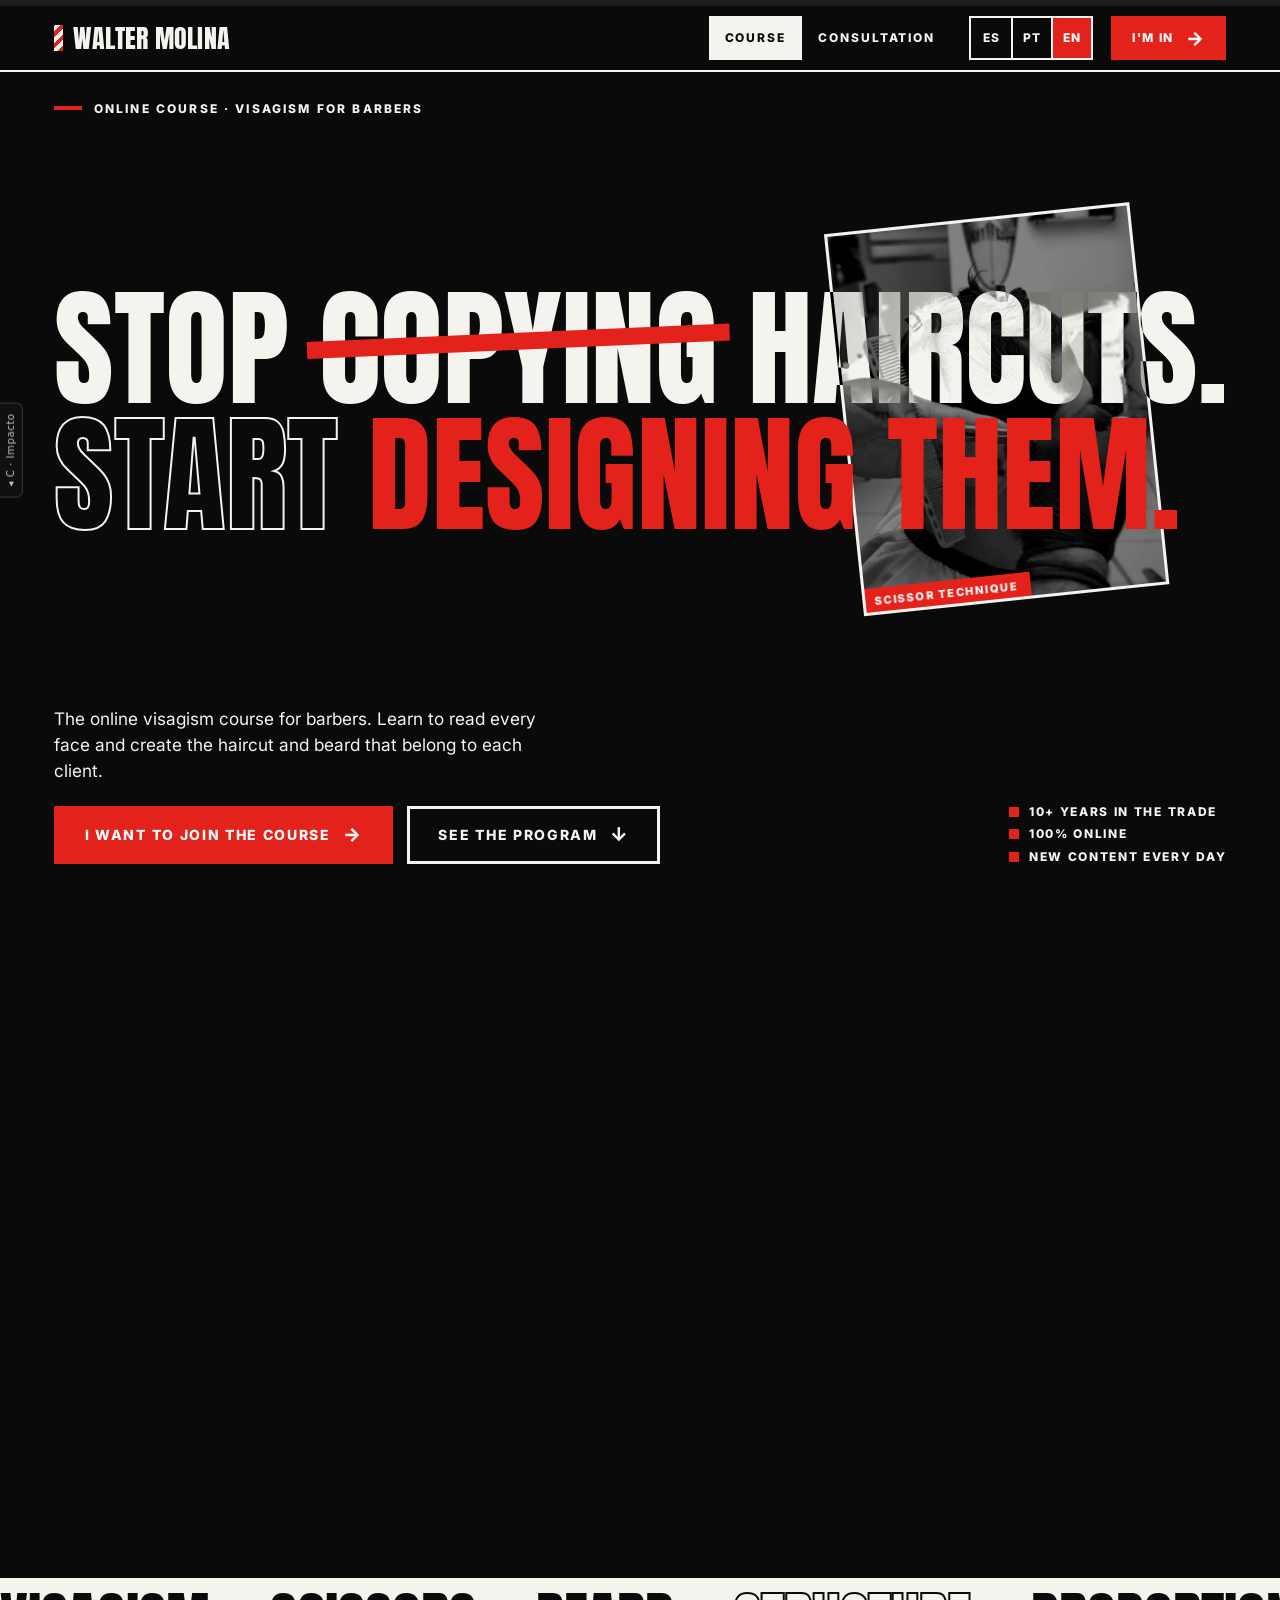
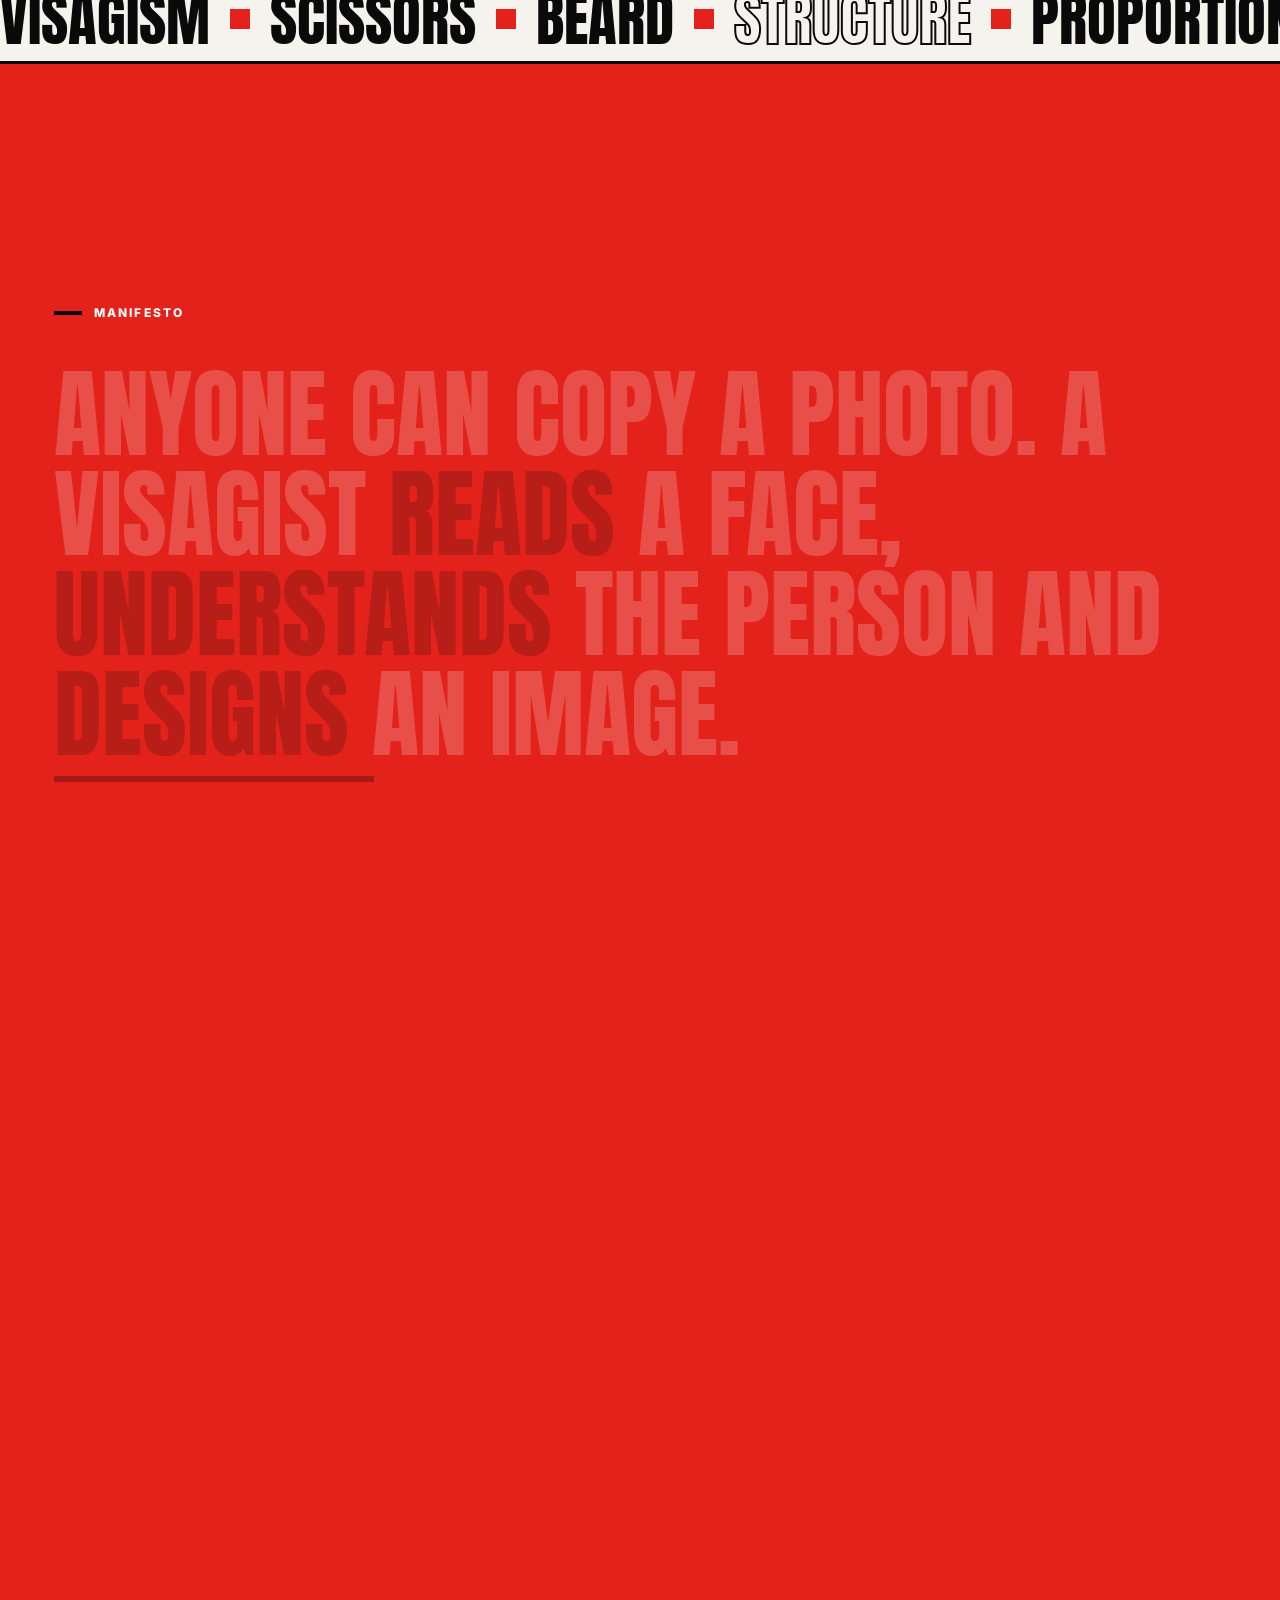
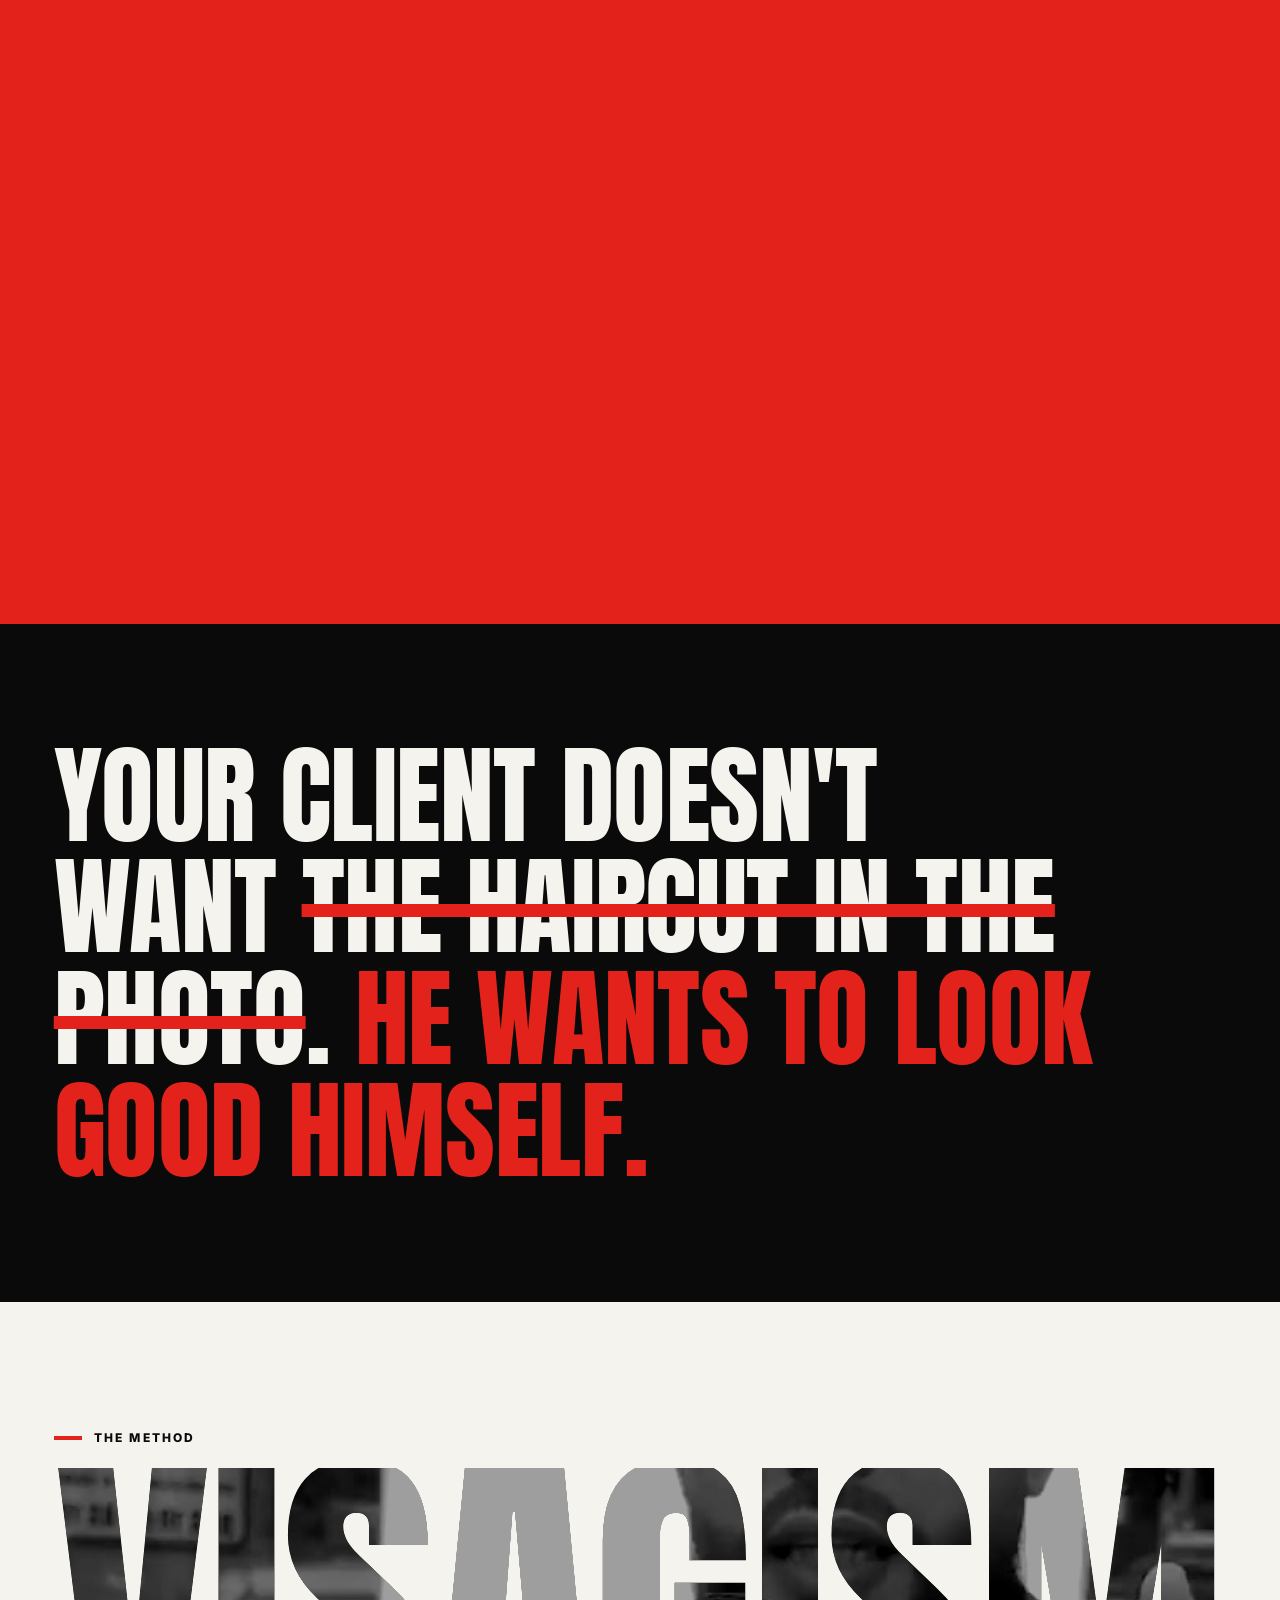
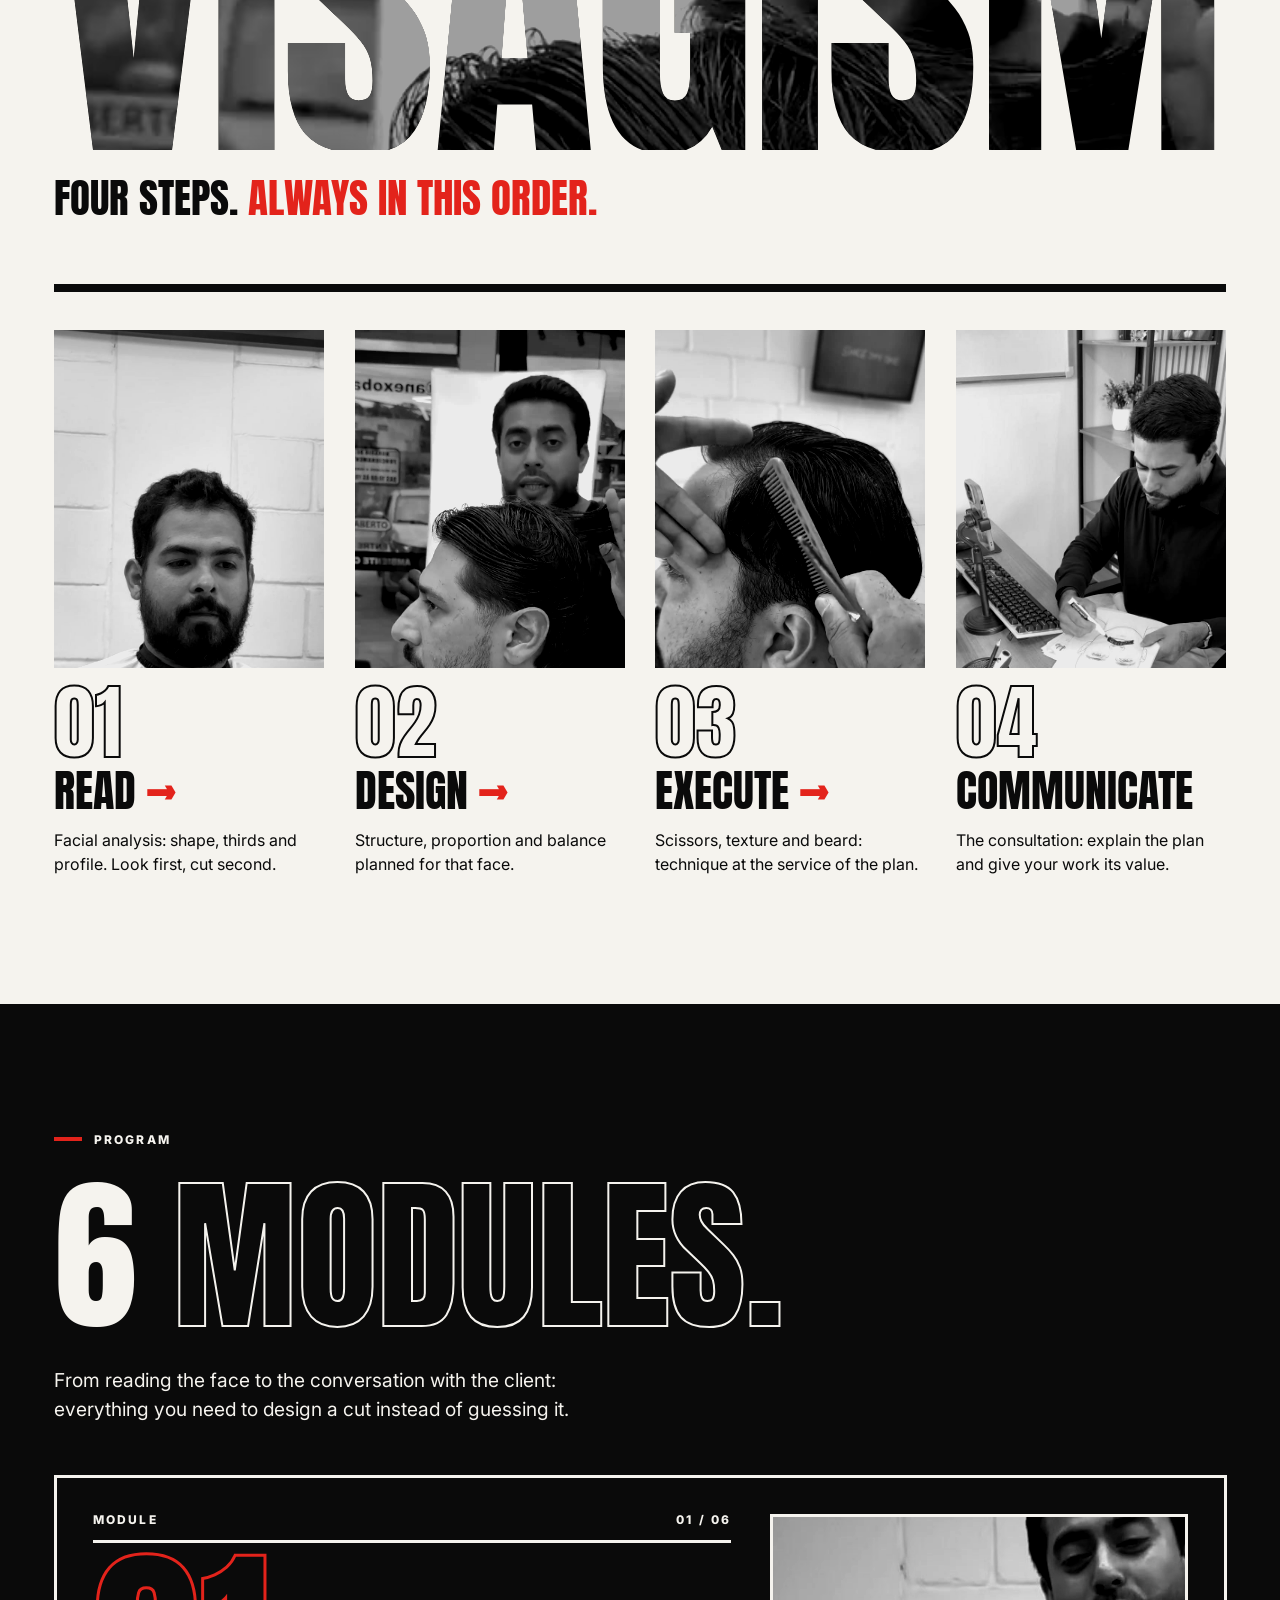
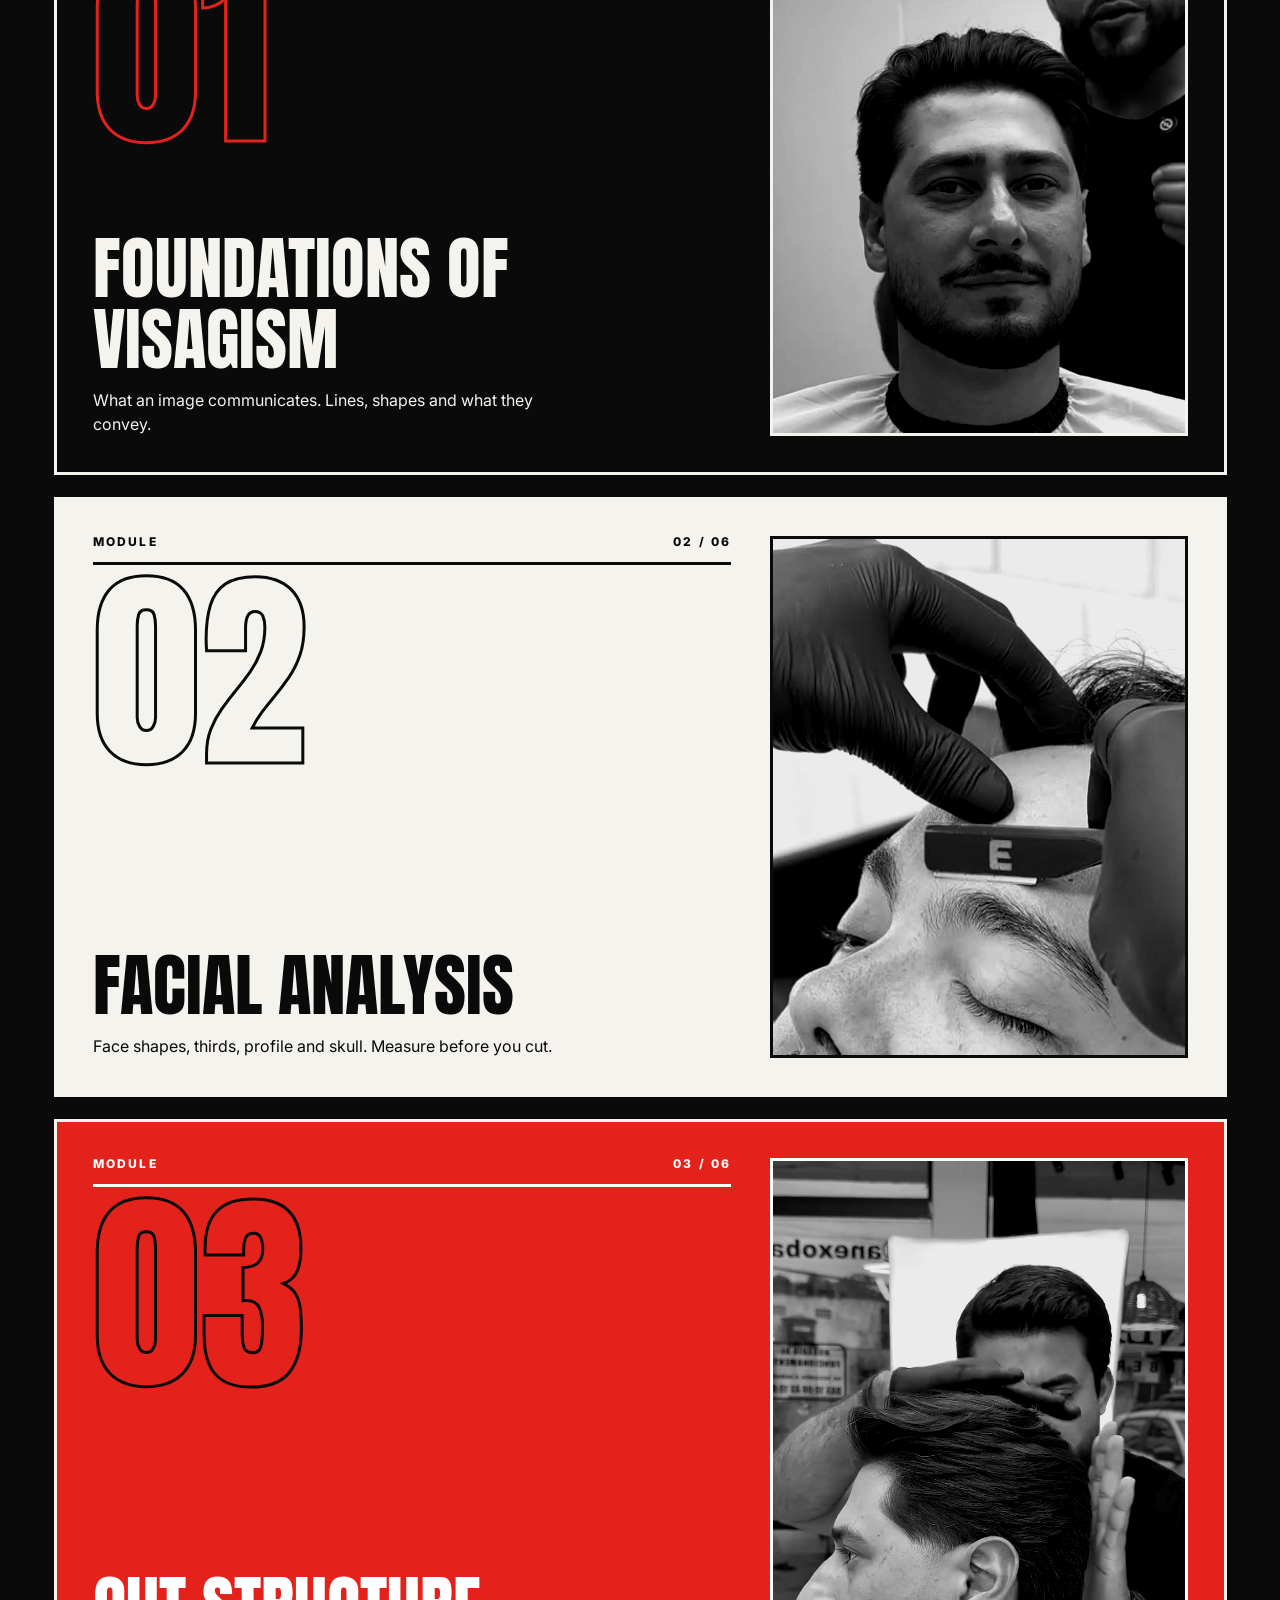
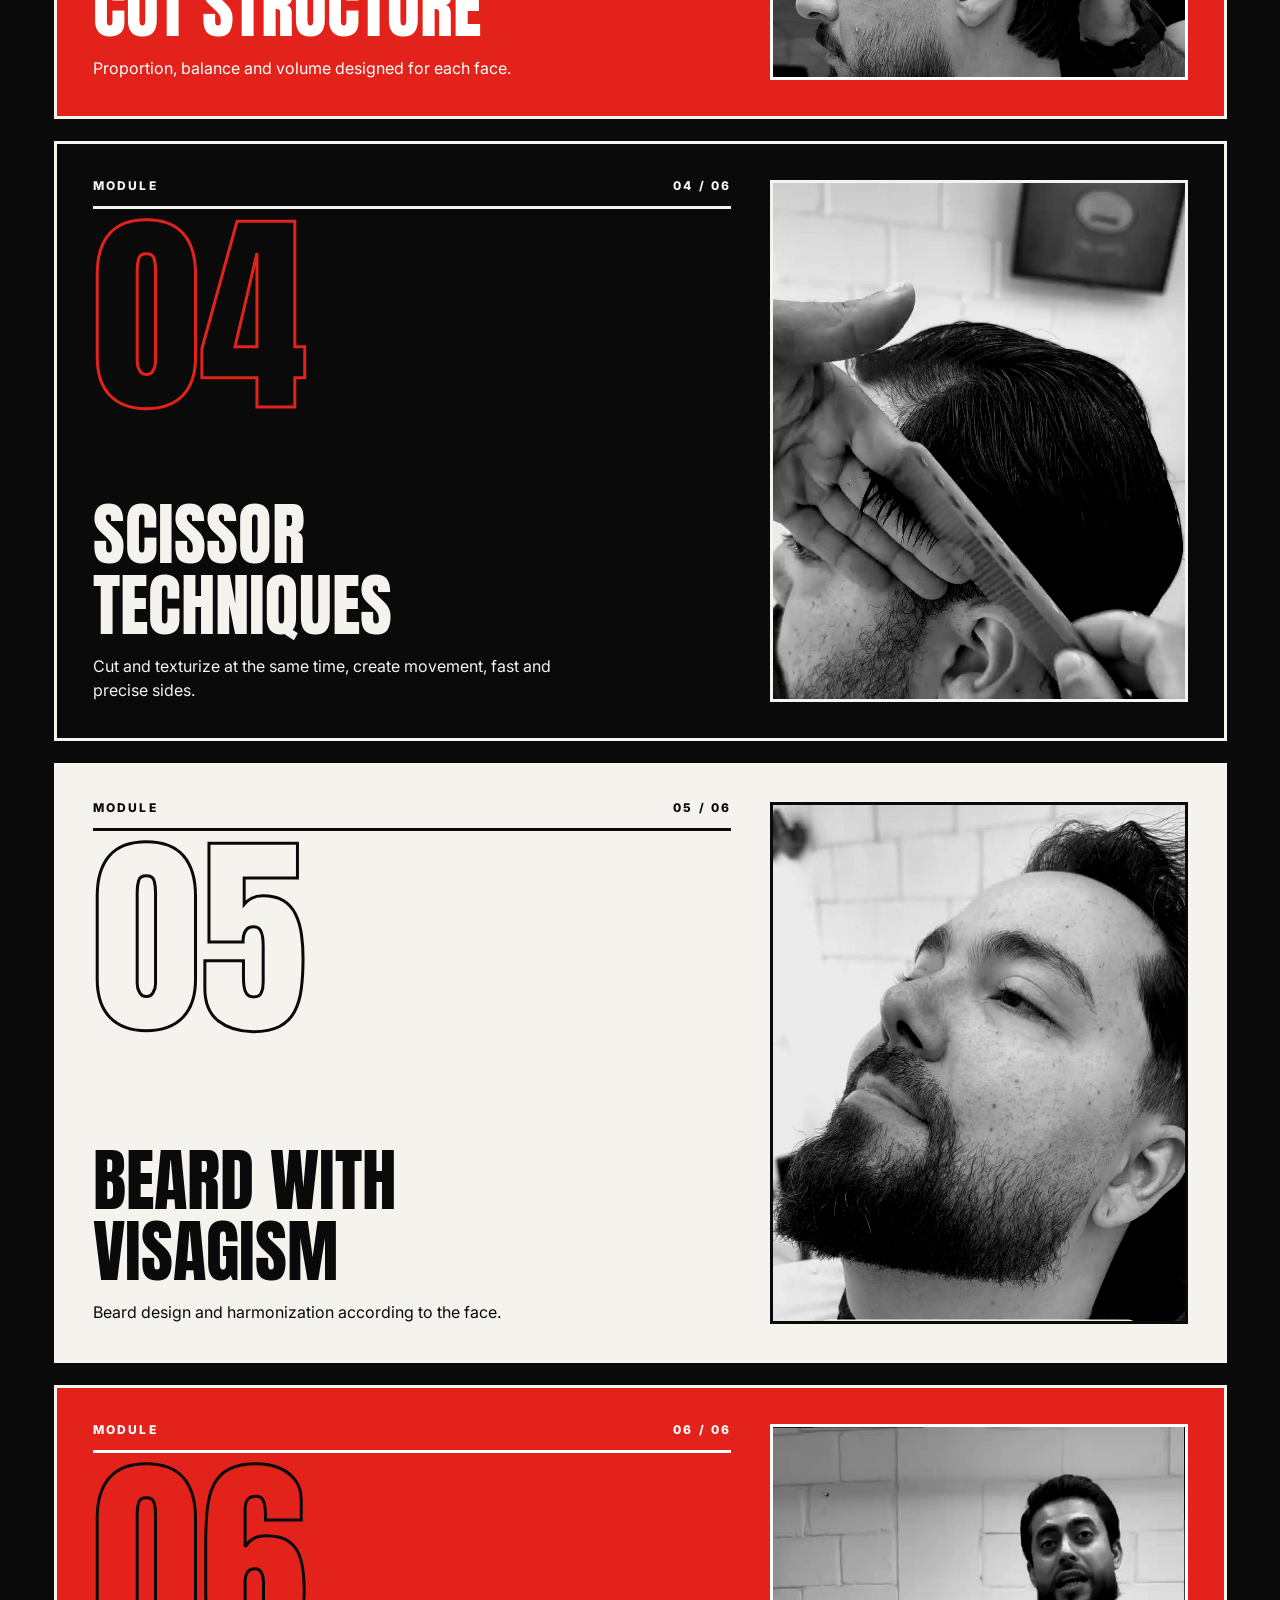
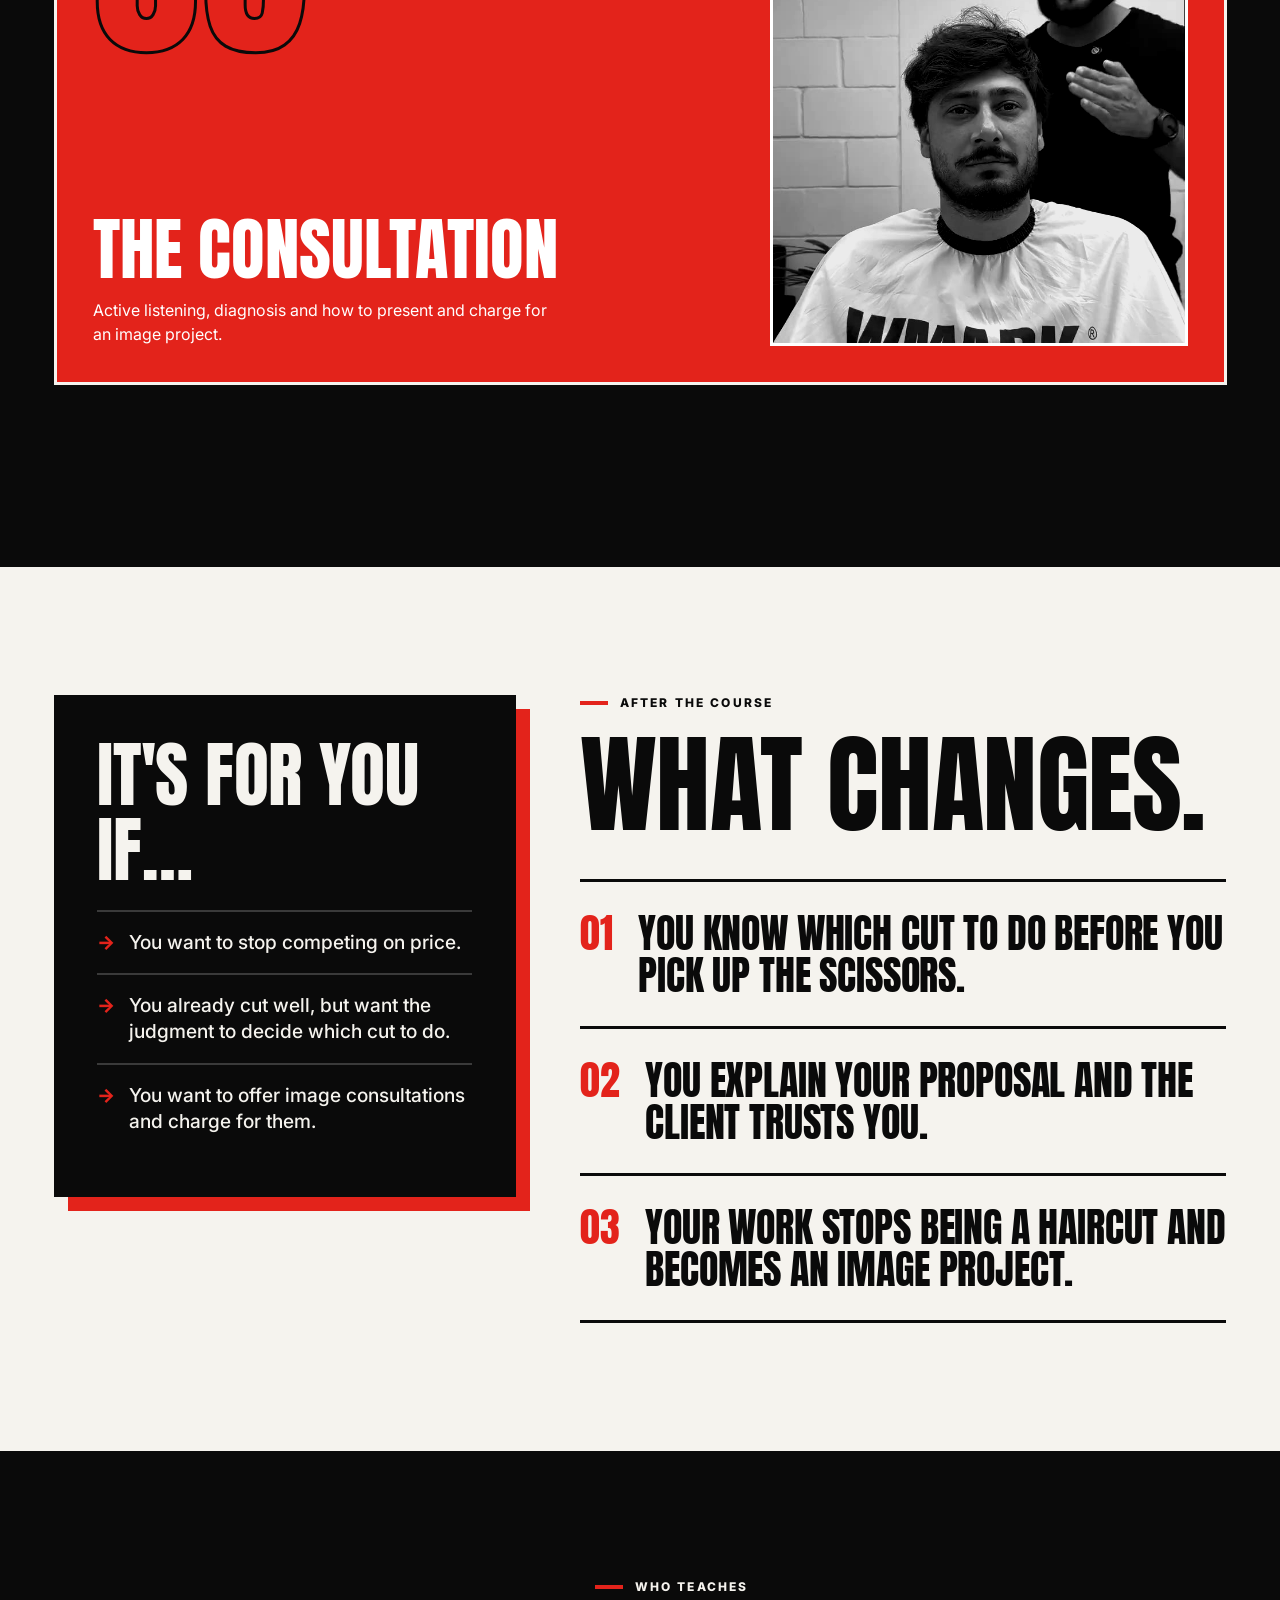
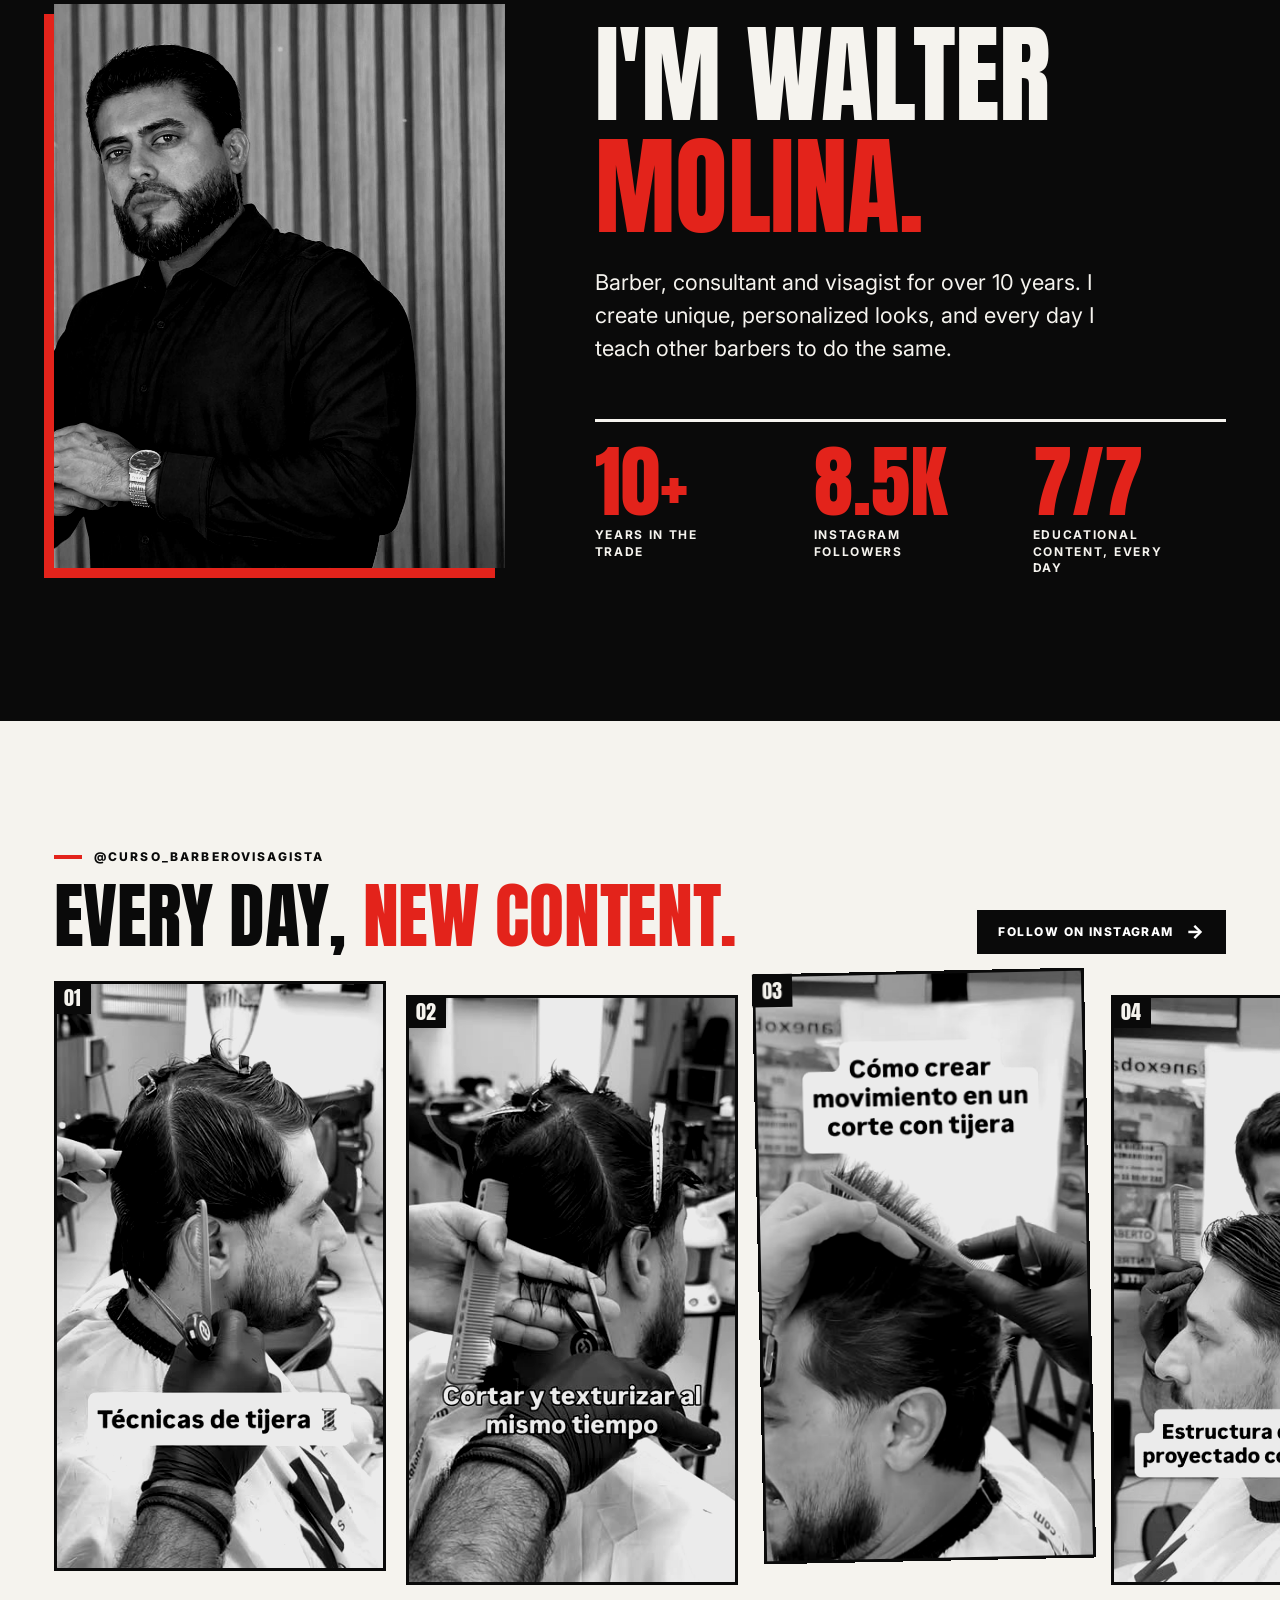
<file: impacto/curso.html>
<!doctype html>
<html lang="es">
<head>
<meta charset="utf-8">
<meta name="viewport" content="width=device-width, initial-scale=1">
<title data-i18n="title">Curso Barbero Visagista — Walter Molina</title>
<meta name="description" content="Curso online de visagismo para barberos, por Walter Molina.">
<meta name="theme-color" content="#0a0a0a">
<script>document.documentElement.classList.add('js')</script>
<link rel="preconnect" href="https://fonts.googleapis.com">
<link rel="preconnect" href="https://fonts.gstatic.com" crossorigin>
<link href="https://fonts.googleapis.com/css2?family=Anton&family=Inter:wght@400;500;700;800&display=swap" rel="stylesheet">
<link rel="stylesheet" href="style.css">
</head>
<body data-proto="C · Impacto">

<div class="bar" aria-hidden="true"><i></i></div>

<header class="hd">
  <div class="hd__row">
    <a class="brand" href="curso.html"><i aria-hidden="true"></i>Walter Molina</a>
    <nav class="nav" aria-label="Walter Molina">
      <a href="curso.html" aria-current="page" data-i18n="nav.curso">Curso</a>
      <a href="consultoria.html" data-i18n="nav.cons">Consultoría</a>
    </nav>
    <div class="lang" role="group" aria-label="Idioma / Language">
      <button type="button" data-lang-btn="es">ES</button>
      <button type="button" data-lang-btn="pt">PT</button>
      <button type="button" data-lang-btn="en">EN</button>
    </div>
    <a class="btn btn--sm hd__cta" data-wa="curso" href="https://www.instagram.com/curso_barberovisagista/" data-i18n="hd.cta">Quiero entrar</a>
  </div>
</header>

<main>

<!-- ============================== HERO ============================== -->
<section class="hero" data-scene>
  <div class="hero__pin">
    <p class="lbl" data-i18n="hero.lbl">Curso online <span class="nw">· Visagismo para barberos</span></p>

    <h1 class="hero__h">
      <span class="ln ln--a" data-fit="d" data-fit-group="h" data-fit-maxh="21"><span class="u" data-fit="m" data-fit-max-m="30" data-i18n="hero.h1">Dejá de <s class="strike">copiar</s></span> <span class="u" data-fit="m" data-fit-max-m="30" data-i18n="hero.h2">cortes.</span></span>
      <span class="ln ln--b" data-fit="d" data-fit-group="h" data-fit-maxh="21"><span class="u u--out" data-fit="m" data-fit-max-m="30" data-i18n="hero.h3">Empezá a</span> <span class="u u--red" data-fit="m" data-fit-max-m="30" data-i18n="hero.h4">proyectarlos.</span></span>
    </h1>

    <figure class="ph hero__tile" aria-hidden="true">
      <video data-autoplay muted playsinline loop preload="metadata" poster="../assets/video/tijera.jpg">
        <source src="../assets/video/tijera.mp4" type="video/mp4">
      </video>
      <figcaption class="hero__tag" data-i18n="hero.tag">Técnica de tijera</figcaption>
    </figure>

    <div class="hero__foot">
      <div>
        <p class="hero__sub" data-i18n="hero.sub">El curso online de visagismo para barberos. Aprendé a leer cada rostro y a crear el corte y la barba que le corresponden a cada cliente.</p>
        <div class="hero__cta">
          <a class="btn" data-wa="curso" href="https://www.instagram.com/curso_barberovisagista/" data-i18n="cta.join">Quiero entrar al curso</a>
          <a class="btn btn--ghost" href="#programa" data-i18n="cta.prog">Ver el programa</a>
        </div>
      </div>
      <ul class="trust">
        <li data-i18n="trust.1">+10 años de oficio</li>
        <li data-i18n="trust.2">100% online</li>
        <li data-i18n="trust.3">Contenido nuevo todos los días</li>
      </ul>
    </div>
  </div>
</section>

<!-- ============================= MARQUEE ============================= -->
<div class="mq" aria-hidden="true">
  <div class="mq__shift"><div class="mq__in">
    <span data-i18n="mq">Visagismo<i></i>Tijera<i></i>Barba<i></i><em>Estructura</em><i></i>Proporción<i></i><em>Equilibrio</em><i></i></span>
    <span data-i18n="mq">Visagismo<i></i>Tijera<i></i>Barba<i></i><em>Estructura</em><i></i>Proporción<i></i><em>Equilibrio</em><i></i></span>
    <span data-i18n="mq">Visagismo<i></i>Tijera<i></i>Barba<i></i><em>Estructura</em><i></i>Proporción<i></i><em>Equilibrio</em><i></i></span>
    <span data-i18n="mq">Visagismo<i></i>Tijera<i></i>Barba<i></i><em>Estructura</em><i></i>Proporción<i></i><em>Equilibrio</em><i></i></span>
  </div></div>
</div>

<!-- ============================ MANIFIESTO =========================== -->
<section class="mani" data-scene>
  <div class="mani__pin">
    <p class="lbl" data-i18n="mani.lbl">Manifiesto</p>
    <p class="mani__t" data-split data-i18n="mani.t">Cualquiera copia una foto. Un visagista <b>lee</b> un rostro, <b>entiende</b> a la persona y <b>proyecta</b> una imagen.</p>
    <div class="mani__meter" aria-hidden="true"><i></i></div>
  </div>
</section>

<section class="sec sec--k say">
  <div class="wrap">
    <p class="d d--l" data-reveal data-i18n="mani.b">Tu cliente no quiere <s class="strike strike--wrap">el corte de la foto</s>. <em>Quiere verse bien él.</em></p>
  </div>
</section>

<!-- ============================== MÉTODO ============================= -->
<section class="sec sec--w" id="metodo">
  <div class="wrap">
    <p class="lbl" data-i18n="met.lbl">El método</p>
    <div class="vword">
      <video data-autoplay muted playsinline loop preload="metadata" poster="../assets/video/estructura.jpg" aria-hidden="true">
        <source src="../assets/video/estructura.mp4" type="video/mp4">
      </video>
      <div class="vword__mask"><h2 class="vword__t" data-fit="dm" data-i18n="met.word">Visagismo</h2></div>
    </div>
    <p class="metodo__intro" data-i18n="met.intro">Cuatro pasos. <span class="red">Siempre en este orden.</span></p>

    <div class="rule" data-view></div>
    <ol class="steps4">
      <li class="step4" data-reveal style="--d:0s">
        <span class="ph"><img src="../assets/img/cliente-frente.jpg" alt="" loading="lazy" width="640" height="840"></span>
        <span class="step4__n" aria-hidden="true">01</span>
        <h3 class="step4__t" data-i18n="met.1t">Leer</h3>
        <p data-i18n="met.1d">Análisis facial: formato, tercios y perfil. Primero se mira, después se corta.</p>
      </li>
      <li class="step4" data-reveal style="--d:.08s">
        <span class="ph"><img src="../assets/video/estructura.jpg" alt="" loading="lazy" width="720" height="900"></span>
        <span class="step4__n" aria-hidden="true">02</span>
        <h3 class="step4__t" data-i18n="met.2t">Proyectar</h3>
        <p data-i18n="met.2d">Estructura, proporción y equilibrio pensados para ese rostro.</p>
      </li>
      <li class="step4" data-reveal style="--d:.16s">
        <span class="ph"><img src="../assets/img/lateral.jpg" alt="" loading="lazy" width="720" height="900"></span>
        <span class="step4__n" aria-hidden="true">03</span>
        <h3 class="step4__t" data-i18n="met.3t">Ejecutar</h3>
        <p data-i18n="met.3d">Tijera, textura y barba: la técnica al servicio del proyecto.</p>
      </li>
      <li class="step4" data-reveal style="--d:.24s">
        <span class="ph"><img src="../assets/img/consulta-mesa.jpg" alt="" loading="lazy" width="640" height="750"></span>
        <span class="step4__n" aria-hidden="true">04</span>
        <h3 class="step4__t" data-i18n="met.4t">Comunicar</h3>
        <p data-i18n="met.4d">La consulta: explicar el proyecto y darle valor a tu trabajo.</p>
      </li>
    </ol>
  </div>
</section>

<!-- ============================= PROGRAMA ============================ -->
<section class="sec sec--k" id="programa">
  <div class="wrap">
    <div class="prog__head">
      <div class="sec__head" style="margin:0">
        <p class="lbl" data-i18n="prog.lbl">Programa</p>
        <h2 class="d d--xl" data-reveal="left" data-i18n="prog.t">6 <span class="out">módulos.</span></h2>
      </div>
      <p class="lead" data-reveal data-i18n="prog.sub">Del análisis del rostro a la consulta con el cliente: todo lo que necesitás para proyectar un corte, no adivinarlo.</p>
    </div>

    <div class="stack">
      <div class="stack__item" style="--i:0">
        <article class="mod mod--k">
          <div class="mod__txt">
            <div class="mod__top"><span data-i18n="prog.mod">Módulo</span><span>01 / 06</span></div>
            <span class="mod__n" aria-hidden="true">01</span>
            <h3 class="mod__t" data-i18n="m1.t">Fundamentos del visagismo</h3>
            <p class="mod__d" data-i18n="m1.d">Qué comunica una imagen. Líneas, formas y lo que transmiten.</p>
          </div>
          <span class="ph mod__ph"><img src="../assets/img/despues.jpg" alt="" loading="lazy" width="576" height="720"></span>
        </article>
      </div>
      <div class="stack__item" style="--i:1">
        <article class="mod mod--w">
          <div class="mod__txt">
            <div class="mod__top"><span data-i18n="prog.mod">Módulo</span><span>02 / 06</span></div>
            <span class="mod__n" aria-hidden="true">02</span>
            <h3 class="mod__t" data-i18n="m2.t">Análisis facial</h3>
            <p class="mod__d" data-i18n="m2.d">Formatos de rostro, tercios, perfil y cráneo. Medir antes de cortar.</p>
          </div>
          <span class="ph mod__ph"><img src="../assets/img/medicion.jpg" alt="" loading="lazy" width="640" height="540"></span>
        </article>
      </div>
      <div class="stack__item" style="--i:2">
        <article class="mod mod--r">
          <div class="mod__txt">
            <div class="mod__top"><span data-i18n="prog.mod">Módulo</span><span>03 / 06</span></div>
            <span class="mod__n" aria-hidden="true">03</span>
            <h3 class="mod__t" data-i18n="m3.t">Estructura del corte</h3>
            <p class="mod__d" data-i18n="m3.d">Proporción, equilibrio y volumen proyectados para cada rostro.</p>
          </div>
          <span class="ph mod__ph"><img src="../assets/img/corte-perfil.jpg" alt="" loading="lazy" width="720" height="900"></span>
        </article>
      </div>
      <div class="stack__item" style="--i:3">
        <article class="mod mod--k">
          <div class="mod__txt">
            <div class="mod__top"><span data-i18n="prog.mod">Módulo</span><span>04 / 06</span></div>
            <span class="mod__n" aria-hidden="true">04</span>
            <h3 class="mod__t" data-i18n="m4.t">Técnicas de tijera</h3>
            <p class="mod__d" data-i18n="m4.d">Cortar y texturizar al mismo tiempo, crear movimiento, laterales rápidos y precisos.</p>
          </div>
          <span class="ph mod__ph">
            <video data-autoplay muted playsinline loop preload="none" poster="../assets/video/lateral.jpg" aria-hidden="true">
              <source src="../assets/video/lateral.mp4" type="video/mp4">
            </video>
          </span>
        </article>
      </div>
      <div class="stack__item" style="--i:4">
        <article class="mod mod--w">
          <div class="mod__txt">
            <div class="mod__top"><span data-i18n="prog.mod">Módulo</span><span>05 / 06</span></div>
            <span class="mod__n" aria-hidden="true">05</span>
            <h3 class="mod__t" data-i18n="m5.t">Barba con visagismo</h3>
            <p class="mod__d" data-i18n="m5.d">Diseño y armonización de la barba según el rostro.</p>
          </div>
          <span class="ph mod__ph"><img src="../assets/img/barba.jpg" alt="" loading="lazy" width="640" height="720"></span>
        </article>
      </div>
      <div class="stack__item" style="--i:5">
        <article class="mod mod--r">
          <div class="mod__txt">
            <div class="mod__top"><span data-i18n="prog.mod">Módulo</span><span>06 / 06</span></div>
            <span class="mod__n" aria-hidden="true">06</span>
            <h3 class="mod__t" data-i18n="m6.t">La consulta</h3>
            <p class="mod__d" data-i18n="m6.d">Escucha activa, diagnóstico y cómo presentar y cobrar un proyecto de imagen.</p>
          </div>
          <span class="ph mod__ph">
            <video data-autoplay muted playsinline loop preload="none" poster="../assets/video/transformacion.jpg" aria-hidden="true">
              <source src="../assets/video/transformacion.mp4" type="video/mp4">
            </video>
          </span>
        </article>
      </div>
    </div>
  </div>
</section>

<!-- ======================= PARA QUIÉN / QUÉ CAMBIA =================== -->
<section class="sec sec--w">
  <div class="wrap duo">
    <div class="forwho" data-reveal="left">
      <h2 class="d d--m" data-i18n="who.t">Es para vos si…</h2>
      <ul>
        <li data-i18n="who.1">Querés dejar de competir por precio.</li>
        <li data-i18n="who.2">Ya cortás bien, pero querés criterio para decidir qué corte hacer.</li>
        <li data-i18n="who.3">Querés ofrecer consulta de imagen y cobrar por ella.</li>
      </ul>
    </div>
    <div class="change">
      <p class="lbl" data-i18n="chg.lbl">Después del curso</p>
      <h2 class="d d--l" style="margin-top:18px" data-reveal data-i18n="chg.t">Lo que cambia.</h2>
      <ol>
        <li data-reveal="right" style="--d:0s"><span class="change__n" aria-hidden="true">01</span><span class="d d--s" data-i18n="chg.1">Sabés qué corte hacer antes de agarrar la tijera.</span></li>
        <li data-reveal="right" style="--d:.08s"><span class="change__n" aria-hidden="true">02</span><span class="d d--s" data-i18n="chg.2">Explicás tu propuesta y el cliente confía.</span></li>
        <li data-reveal="right" style="--d:.16s"><span class="change__n" aria-hidden="true">03</span><span class="d d--s" data-i18n="chg.3">Tu trabajo deja de ser un corte y pasa a ser un proyecto de imagen.</span></li>
      </ol>
    </div>
  </div>
</section>

<!-- ============================ INSTRUCTOR =========================== -->
<section class="sec sec--k" id="walter">
  <div class="wrap who__grid">
    <div class="who__ph" data-view>
      <span class="ph"><img src="../assets/img/walter-wood.jpg" alt="Walter Molina, barbero consultor y visagista" data-i18n-attr="alt:walter.alt" loading="lazy" width="1070" height="1120"></span>
    </div>
    <div class="who__txt">
      <p class="lbl" data-i18n="walter.lbl">Quién enseña</p>
      <h2 class="d d--l" data-reveal data-i18n="walter.t">Soy Walter <span class="red">Molina.</span></h2>
      <p class="lead" data-reveal data-i18n="walter.bio">Barbero consultor y visagista hace más de 10 años. Creo visuales únicos y personalizados, y todos los días enseño a otros barberos a hacer lo mismo.</p>
      <dl class="stats">
        <div><dd class="stat__n" style="margin:0"><span data-count="10">10</span>+</dd><dt class="stat__l" data-i18n="st.1">años de oficio</dt></div>
        <div><dd class="stat__n" style="margin:0" data-k="8.7">8,7K</dd><dt class="stat__l" data-i18n="st.2">seguidores en Instagram</dt></div>
        <div><dd class="stat__n" style="margin:0"><span data-count="7">7</span>/7</dd><dt class="stat__l" data-i18n="st.3">contenido educativo, todos los días</dt></div>
      </dl>
    </div>
  </div>
</section>

<!-- ========================= INSTAGRAM (horizontal) ================== -->
<section class="hz" data-scene id="instagram">
  <div class="hz__pin">
    <div class="hz__head">
      <div>
        <p class="lbl">@curso_barberovisagista</p>
        <h2 class="d d--m" style="margin-top:14px" data-i18n="ig.t">Todos los días, <span class="red">contenido nuevo.</span></h2>
      </div>
      <a class="btn btn--k btn--sm" href="https://www.instagram.com/curso_barberovisagista/" target="_blank" rel="noopener" data-i18n="ig.cta">Seguir en Instagram</a>
    </div>
    <div class="hz__track">
      <a class="reel" href="https://www.instagram.com/curso_barberovisagista/" target="_blank" rel="noopener" aria-label="Instagram · reel 01"><span class="reel__n" aria-hidden="true">01</span><span class="ph"><img src="../assets/img/reel-01.jpg" alt="" loading="lazy" width="361" height="640"></span></a>
      <a class="reel" href="https://www.instagram.com/curso_barberovisagista/" target="_blank" rel="noopener" aria-label="Instagram · reel 02"><span class="reel__n" aria-hidden="true">02</span><span class="ph"><img src="../assets/img/reel-02.jpg" alt="" loading="lazy" width="361" height="640"></span></a>
      <a class="reel" href="https://www.instagram.com/curso_barberovisagista/" target="_blank" rel="noopener" aria-label="Instagram · reel 03"><span class="reel__n" aria-hidden="true">03</span><span class="ph"><img src="../assets/img/reel-03.jpg" alt="" loading="lazy" width="361" height="640"></span></a>
      <a class="reel" href="https://www.instagram.com/curso_barberovisagista/" target="_blank" rel="noopener" aria-label="Instagram · reel 04"><span class="reel__n" aria-hidden="true">04</span><span class="ph"><img src="../assets/img/reel-06.jpg" alt="" loading="lazy" width="361" height="640"></span></a>
      <a class="reel reel--q" href="https://www.instagram.com/curso_barberovisagista/" target="_blank" rel="noopener" aria-label="Instagram · reel 05"><span class="reel__n" aria-hidden="true">05</span><span class="ph"><img src="../assets/img/reel-04.jpg" alt="" loading="lazy" width="512" height="640"></span></a>
      <a class="reel" href="https://www.instagram.com/curso_barberovisagista/" target="_blank" rel="noopener" aria-label="Instagram · reel 06"><span class="reel__n" aria-hidden="true">06</span><span class="ph"><img src="../assets/img/reel-07.jpg" alt="" loading="lazy" width="361" height="640"></span></a>
      <a class="reel" href="https://www.instagram.com/curso_barberovisagista/" target="_blank" rel="noopener" aria-label="Instagram · reel 07"><span class="reel__n" aria-hidden="true">07</span><span class="ph"><img src="../assets/img/reel-09.jpg" alt="" loading="lazy" width="361" height="640"></span></a>
      <a class="reel" href="https://www.instagram.com/curso_barberovisagista/" target="_blank" rel="noopener" aria-label="Instagram · reel 08"><span class="reel__n" aria-hidden="true">08</span><span class="ph"><img src="../assets/img/reel-11.jpg" alt="" loading="lazy" width="361" height="640"></span></a>
      <a class="reel reel--q" href="https://www.instagram.com/curso_barberovisagista/" target="_blank" rel="noopener" aria-label="Instagram · reel 09"><span class="reel__n" aria-hidden="true">09</span><span class="ph"><img src="../assets/img/reel-10.jpg" alt="" loading="lazy" width="512" height="640"></span></a>
      <a class="reel" href="https://www.instagram.com/curso_barberovisagista/" target="_blank" rel="noopener" aria-label="Instagram · reel 10"><span class="reel__n" aria-hidden="true">10</span><span class="ph"><img src="../assets/img/reel-05.jpg" alt="" loading="lazy" width="361" height="640"></span></a>
      <a class="reel" href="https://www.instagram.com/curso_barberovisagista/" target="_blank" rel="noopener" aria-label="Instagram · reel 11"><span class="reel__n" aria-hidden="true">11</span><span class="ph"><img src="../assets/img/reel-08.jpg" alt="" loading="lazy" width="361" height="640"></span></a>
      <a class="reel" href="https://www.instagram.com/curso_barberovisagista/" target="_blank" rel="noopener" aria-label="Instagram · reel 12"><span class="reel__n" aria-hidden="true">12</span><span class="ph"><img src="../assets/img/reel-12.jpg" alt="" loading="lazy" width="361" height="640"></span></a>
      <a class="reel reel--cta" href="https://www.instagram.com/curso_barberovisagista/" target="_blank" rel="noopener"><span data-i18n="ig.more">Ver más en Instagram</span><b aria-hidden="true">→</b></a>
    </div>
  </div>
</section>

<!-- ============================ TESTIMONIOS ========================== -->
<section class="sec sec--k">
  <div class="wrap">
    <div class="sec__head">
      <p class="lbl" data-i18n="tst.lbl">Alumnos</p>
      <h2 class="d d--l" data-reveal data-i18n="tst.t">Lo que <span class="out">dicen.</span></h2>
    </div>
    <div class="tst">
      <figure class="tst__card" data-reveal style="--d:0s; margin:0">
        <span class="tst__tag" data-i18n="tst.tag">Ejemplo</span>
        <blockquote class="tst__q" style="margin:0" data-i18n="tst.q">Acá va el testimonio real de un alumno.</blockquote>
        <figcaption class="tst__who" data-i18n="tst.who">Nombre del alumno · Ciudad</figcaption>
      </figure>
      <figure class="tst__card" data-reveal style="--d:.08s; margin:0">
        <span class="tst__tag" data-i18n="tst.tag">Ejemplo</span>
        <blockquote class="tst__q" style="margin:0" data-i18n="tst.q">Acá va el testimonio real de un alumno.</blockquote>
        <figcaption class="tst__who" data-i18n="tst.who">Nombre del alumno · Ciudad</figcaption>
      </figure>
      <figure class="tst__card" data-reveal style="--d:.16s; margin:0">
        <span class="tst__tag" data-i18n="tst.tag">Ejemplo</span>
        <blockquote class="tst__q" style="margin:0" data-i18n="tst.q">Acá va el testimonio real de un alumno.</blockquote>
        <figcaption class="tst__who" data-i18n="tst.who">Nombre del alumno · Ciudad</figcaption>
      </figure>
    </div>
  </div>
</section>

<!-- =============================== OFERTA ============================ -->
<section class="sec sec--r offer" id="inscripcion">
  <div class="stripes stripes--k" aria-hidden="true"></div>
  <div class="wrap offer__grid">
    <div class="offer__l">
      <p class="lbl" data-i18n="off.lbl">Inscripción</p>
      <h2 class="d d--l" data-reveal data-i18n="off.t">Inscripciones <em>abiertas.</em></h2>
      <p class="offer__note" data-i18n="off.note">Consultá el valor y las formas de pago por WhatsApp.</p>
      <a class="btn btn--k btn--xl" data-wa="curso" href="https://www.instagram.com/curso_barberovisagista/" data-i18n="cta.join">Quiero entrar al curso</a>
    </div>
    <div data-reveal="right">
      <p class="incl__h" data-i18n="off.incl">Incluye</p>
      <ul class="incl">
        <li data-i18n="off.1">Acceso online a todas las clases en video</li>
        <li data-i18n="off.2">Material de apoyo descargable: fichas de análisis facial</li>
        <li data-i18n="off.3">Actualizaciones del contenido</li>
        <li data-i18n="off.4">Soporte directo por WhatsApp</li>
      </ul>
    </div>
  </div>
</section>

<!-- ================================ FAQ ============================== -->
<section class="sec sec--w faq">
  <div class="wrap faq__grid">
    <h2 class="d d--l" data-fit="d" data-i18n="faq.t">Preguntas.</h2>
    <div>
      <details>
        <summary data-i18n="faq.q1">¿Necesito experiencia previa?</summary>
        <p data-i18n="faq.a1">Necesitás saber cortar lo básico. El curso no reemplaza la práctica: le suma criterio.</p>
      </details>
      <details>
        <summary data-i18n="faq.q2">¿Cómo accedo?</summary>
        <p data-i18n="faq.a2">Es 100% online. Lo ves desde el celular o la compu, a tu ritmo.</p>
      </details>
      <details>
        <summary data-i18n="faq.q3">¿Sirve si ya corto hace años?</summary>
        <p data-i18n="faq.a3">Sí. El visagismo te da el porqué de cada decisión que hoy tomás por intuición.</p>
      </details>
      <details>
        <summary data-i18n="faq.q4">¿En qué idioma es?</summary>
        <p data-i18n="faq.a4">Las clases son en español.</p>
      </details>
      <details>
        <summary data-i18n="faq.q5">¿Cómo me inscribo?</summary>
        <p data-i18n="faq.a5">Escribime por WhatsApp y te paso el valor, las formas de pago y el acceso.</p>
      </details>
    </div>
  </div>
</section>

<!-- =============================== CIERRE ============================ -->
<section class="sec sec--k end">
  <div class="stripes" aria-hidden="true"></div>
  <div class="wrap end__grid">
    <div>
      <h2 class="d d--l end__t" data-reveal data-i18n="end.t">El próximo cliente que se siente en tu sillón merece un corte <em>pensado para él.</em></h2>
      <a class="btn btn--xl end__cta" data-wa="curso" href="https://www.instagram.com/curso_barberovisagista/" data-i18n="cta.join">Quiero entrar al curso</a>
    </div>
    <figure class="ph end__tile" data-view style="margin-block:0" aria-hidden="true">
      <img src="../assets/img/antes.jpg" alt="" loading="lazy" width="504" height="630">
    </figure>
  </div>
</section>

</main>

<footer class="ft">
  <div class="wrap">
    <p class="ft__big" data-fit="dm" aria-hidden="true">Walter Molina</p>
    <div class="ft__row">
      <span data-i18n="ft.metodo">Método Walter Molina · Barbero consultor y visagista</span>
      <span class="ft__links">
        <a href="https://www.instagram.com/curso_barberovisagista/" target="_blank" rel="noopener">Instagram @curso_barberovisagista</a>
        <a data-wa="curso" href="https://www.instagram.com/curso_barberovisagista/">WhatsApp</a>
        <a href="consultoria.html" data-i18n="ft.cons">Consultoría online</a>
      </span>
    </div>
  </div>
</footer>

<div class="dock"><a class="btn" data-wa="curso" href="https://www.instagram.com/curso_barberovisagista/" data-i18n="cta.join">Quiero entrar al curso</a></div>

<script>
window.I18N = {
  pt: {
    "title": "Curso Barbeiro Visagista — Walter Molina",
    "nav.curso": "Curso", "nav.cons": "Consultoria", "hd.cta": "Quero entrar",
    "hero.lbl": "Curso online <span class=\"nw\">· Visagismo para barbeiros</span>",
    "hero.h1": "Pare de <s class=\"strike\">copiar</s>", "hero.h2": "cortes.", "hero.h3": "Comece a", "hero.h4": "projetá-los.",
    "hero.tag": "Técnica de tesoura",
    "hero.sub": "O curso online de visagismo para barbeiros. Aprenda a ler cada rosto e a criar o corte e a barba que combinam com cada cliente.",
    "cta.join": "Quero entrar no curso", "cta.prog": "Ver o programa",
    "trust.1": "+10 anos de ofício", "trust.2": "100% online", "trust.3": "Conteúdo novo todos os dias",
    "mq": "Visagismo<i></i>Tesoura<i></i>Barba<i></i><em>Estrutura</em><i></i>Proporção<i></i><em>Equilíbrio</em><i></i>",
    "mani.lbl": "Manifesto",
    "mani.t": "Qualquer um copia uma foto. Um visagista <b>lê</b> um rosto, <b>entende</b> a pessoa e <b>projeta</b> uma imagem.",
    "mani.b": "Seu cliente não quer <s class=\"strike strike--wrap\">o corte da foto</s>. <em>Ele quer ficar bem.</em>",
    "met.lbl": "O método", "met.word": "Visagismo",
    "met.intro": "Quatro passos. <span class=\"red\">Sempre nesta ordem.</span>",
    "met.1t": "Ler", "met.1d": "Análise facial: formato, terços e perfil. Primeiro se observa, depois se corta.",
    "met.2t": "Projetar", "met.2d": "Estrutura, proporção e equilíbrio pensados para aquele rosto.",
    "met.3t": "Executar", "met.3d": "Tesoura, textura e barba: a técnica a serviço do projeto.",
    "met.4t": "Comunicar", "met.4d": "A consulta: explicar o projeto e dar valor ao seu trabalho.",
    "prog.lbl": "Programa", "prog.t": "6 <span class=\"out\">módulos.</span>", "prog.mod": "Módulo",
    "prog.sub": "Da análise do rosto à consulta com o cliente: tudo o que você precisa para projetar um corte, não adivinhar.",
    "m1.t": "Fundamentos do visagismo", "m1.d": "O que uma imagem comunica. Linhas, formas e o que elas transmitem.",
    "m2.t": "Análise facial", "m2.d": "Formatos de rosto, terços, perfil e crânio. Medir antes de cortar.",
    "m3.t": "Estrutura do corte", "m3.d": "Proporção, equilíbrio e volume projetados para cada rosto.",
    "m4.t": "Técnicas de tesoura", "m4.d": "Cortar e texturizar ao mesmo tempo, criar movimento, laterais rápidas e precisas.",
    "m5.t": "Barba com visagismo", "m5.d": "Desenho e harmonização da barba de acordo com o rosto.",
    "m6.t": "A consulta", "m6.d": "Escuta ativa, diagnóstico e como apresentar e cobrar um projeto de imagem.",
    "who.t": "É para você se…",
    "who.1": "Quer parar de competir por preço.",
    "who.2": "Já corta bem, mas quer critério para decidir qual corte fazer.",
    "who.3": "Quer oferecer consulta de imagem e cobrar por ela.",
    "chg.lbl": "Depois do curso", "chg.t": "O que muda.",
    "chg.1": "Você sabe qual corte fazer antes de pegar a tesoura.",
    "chg.2": "Você explica a sua proposta e o cliente confia.",
    "chg.3": "Seu trabalho deixa de ser um corte e passa a ser um projeto de imagem.",
    "walter.alt": "Walter Molina, barbeiro consultor e visagista",
    "walter.lbl": "Quem ensina", "walter.t": "Sou Walter <span class=\"red\">Molina.</span>",
    "walter.bio": "Barbeiro consultor e visagista há mais de 10 anos. Crio visuais únicos e personalizados, e todos os dias ensino outros barbeiros a fazer o mesmo.",
    "st.1": "anos de ofício", "st.2": "seguidores no Instagram", "st.3": "conteúdo educativo, todos os dias",
    "ig.t": "Todo dia, <span class=\"red\">conteúdo novo.</span>", "ig.cta": "Seguir no Instagram", "ig.more": "Ver mais no Instagram",
    "tst.lbl": "Alunos", "tst.t": "O que <span class=\"out\">dizem.</span>", "tst.tag": "Exemplo",
    "tst.q": "Aqui vai o depoimento real de um aluno.", "tst.who": "Nome do aluno · Cidade",
    "off.lbl": "Inscrição", "off.t": "Inscrições <em>abertas.</em>",
    "off.note": "Consulte o valor e as formas de pagamento pelo WhatsApp.", "off.incl": "Inclui",
    "off.1": "Acesso online a todas as aulas em vídeo",
    "off.2": "Material de apoio para baixar: fichas de análise facial",
    "off.3": "Atualizações do conteúdo", "off.4": "Suporte direto pelo WhatsApp",
    "faq.t": "Perguntas.",
    "faq.q1": "Preciso de experiência prévia?", "faq.a1": "Você precisa saber cortar o básico. O curso não substitui a prática: soma critério a ela.",
    "faq.q2": "Como eu acesso?", "faq.a2": "É 100% online. Você assiste pelo celular ou pelo computador, no seu ritmo.",
    "faq.q3": "Serve se já corto há anos?", "faq.a3": "Sim. O visagismo te dá o porquê de cada decisão que hoje você toma por intuição.",
    "faq.q4": "Em que idioma é?", "faq.a4": "As aulas são em espanhol.",
    "faq.q5": "Como me inscrevo?", "faq.a5": "Me chame no WhatsApp e eu te passo o valor, as formas de pagamento e o acesso.",
    "end.t": "O próximo cliente que sentar na sua cadeira merece um corte <em>pensado para ele.</em>",
    "ft.metodo": "Método Walter Molina · Barbeiro consultor e visagista", "ft.cons": "Consultoria online"
  },
  en: {
    "title": "Visagist Barber Course — Walter Molina",
    "nav.curso": "Course", "nav.cons": "Consultation", "hd.cta": "I'm in",
    "hero.lbl": "Online course <span class=\"nw\">· Visagism for barbers</span>",
    "hero.h1": "Stop <s class=\"strike\">copying</s>", "hero.h2": "haircuts.", "hero.h3": "Start", "hero.h4": "designing them.",
    "hero.tag": "Scissor technique",
    "hero.sub": "The online visagism course for barbers. Learn to read every face and create the haircut and beard that belong to each client.",
    "cta.join": "I want to join the course", "cta.prog": "See the program",
    "trust.1": "10+ years in the trade", "trust.2": "100% online", "trust.3": "New content every day",
    "mq": "Visagism<i></i>Scissors<i></i>Beard<i></i><em>Structure</em><i></i>Proportion<i></i><em>Balance</em><i></i>",
    "mani.lbl": "Manifesto",
    "mani.t": "Anyone can copy a photo. A visagist <b>reads</b> a face, <b>understands</b> the person and <b>designs</b> an image.",
    "mani.b": "Your client doesn't want <s class=\"strike strike--wrap\">the haircut in the photo</s>. <em>He wants to look good himself.</em>",
    "met.lbl": "The method", "met.word": "Visagism",
    "met.intro": "Four steps. <span class=\"red\">Always in this order.</span>",
    "met.1t": "Read", "met.1d": "Facial analysis: shape, thirds and profile. Look first, cut second.",
    "met.2t": "Design", "met.2d": "Structure, proportion and balance planned for that face.",
    "met.3t": "Execute", "met.3d": "Scissors, texture and beard: technique at the service of the plan.",
    "met.4t": "Communicate", "met.4d": "The consultation: explain the plan and give your work its value.",
    "prog.lbl": "Program", "prog.t": "6 <span class=\"out\">modules.</span>", "prog.mod": "Module",
    "prog.sub": "From reading the face to the conversation with the client: everything you need to design a cut instead of guessing it.",
    "m1.t": "Foundations of visagism", "m1.d": "What an image communicates. Lines, shapes and what they convey.",
    "m2.t": "Facial analysis", "m2.d": "Face shapes, thirds, profile and skull. Measure before you cut.",
    "m3.t": "Cut structure", "m3.d": "Proportion, balance and volume designed for each face.",
    "m4.t": "Scissor techniques", "m4.d": "Cut and texturize at the same time, create movement, fast and precise sides.",
    "m5.t": "Beard with visagism", "m5.d": "Beard design and harmonization according to the face.",
    "m6.t": "The consultation", "m6.d": "Active listening, diagnosis and how to present and charge for an image project.",
    "who.t": "It's for you if…",
    "who.1": "You want to stop competing on price.",
    "who.2": "You already cut well, but want the judgment to decide which cut to do.",
    "who.3": "You want to offer image consultations and charge for them.",
    "chg.lbl": "After the course", "chg.t": "What changes.",
    "chg.1": "You know which cut to do before you pick up the scissors.",
    "chg.2": "You explain your proposal and the client trusts you.",
    "chg.3": "Your work stops being a haircut and becomes an image project.",
    "walter.alt": "Walter Molina, barber, consultant and visagist",
    "walter.lbl": "Who teaches", "walter.t": "I'm Walter <span class=\"red\">Molina.</span>",
    "walter.bio": "Barber, consultant and visagist for over 10 years. I create unique, personalized looks, and every day I teach other barbers to do the same.",
    "st.1": "years in the trade", "st.2": "Instagram followers", "st.3": "educational content, every day",
    "ig.t": "Every day, <span class=\"red\">new content.</span>", "ig.cta": "Follow on Instagram", "ig.more": "See more on Instagram",
    "tst.lbl": "Students", "tst.t": "What they <span class=\"out\">say.</span>", "tst.tag": "Sample",
    "tst.q": "A real student testimonial goes here.", "tst.who": "Student name · City",
    "off.lbl": "Enrollment", "off.t": "Enrollment <em>is open.</em>",
    "off.note": "Ask about the price and payment options on WhatsApp.", "off.incl": "Includes",
    "off.1": "Online access to every video lesson",
    "off.2": "Downloadable support material: facial analysis sheets",
    "off.3": "Content updates", "off.4": "Direct support on WhatsApp",
    "faq.t": "Questions.",
    "faq.q1": "Do I need previous experience?", "faq.a1": "You need to know the basics of cutting. The course doesn't replace practice: it adds judgment to it.",
    "faq.q2": "How do I access it?", "faq.a2": "It's 100% online. Watch on your phone or computer, at your own pace.",
    "faq.q3": "Is it useful if I've been cutting for years?", "faq.a3": "Yes. Visagism gives you the why behind every decision you make by instinct today.",
    "faq.q4": "What language is it in?", "faq.a4": "The lessons are in Spanish.",
    "faq.q5": "How do I enroll?", "faq.a5": "Message me on WhatsApp and I'll send you the price, payment options and access.",
    "end.t": "The next client who sits in your chair deserves a cut <em>designed for him.</em>",
    "ft.metodo": "Método Walter Molina · Barber, consultant and visagist", "ft.cons": "Online consultation"
  }
};
</script>
<script src="../assets/js/site.js"></script>
<script src="app.js"></script>
</body>
</html>
</file>
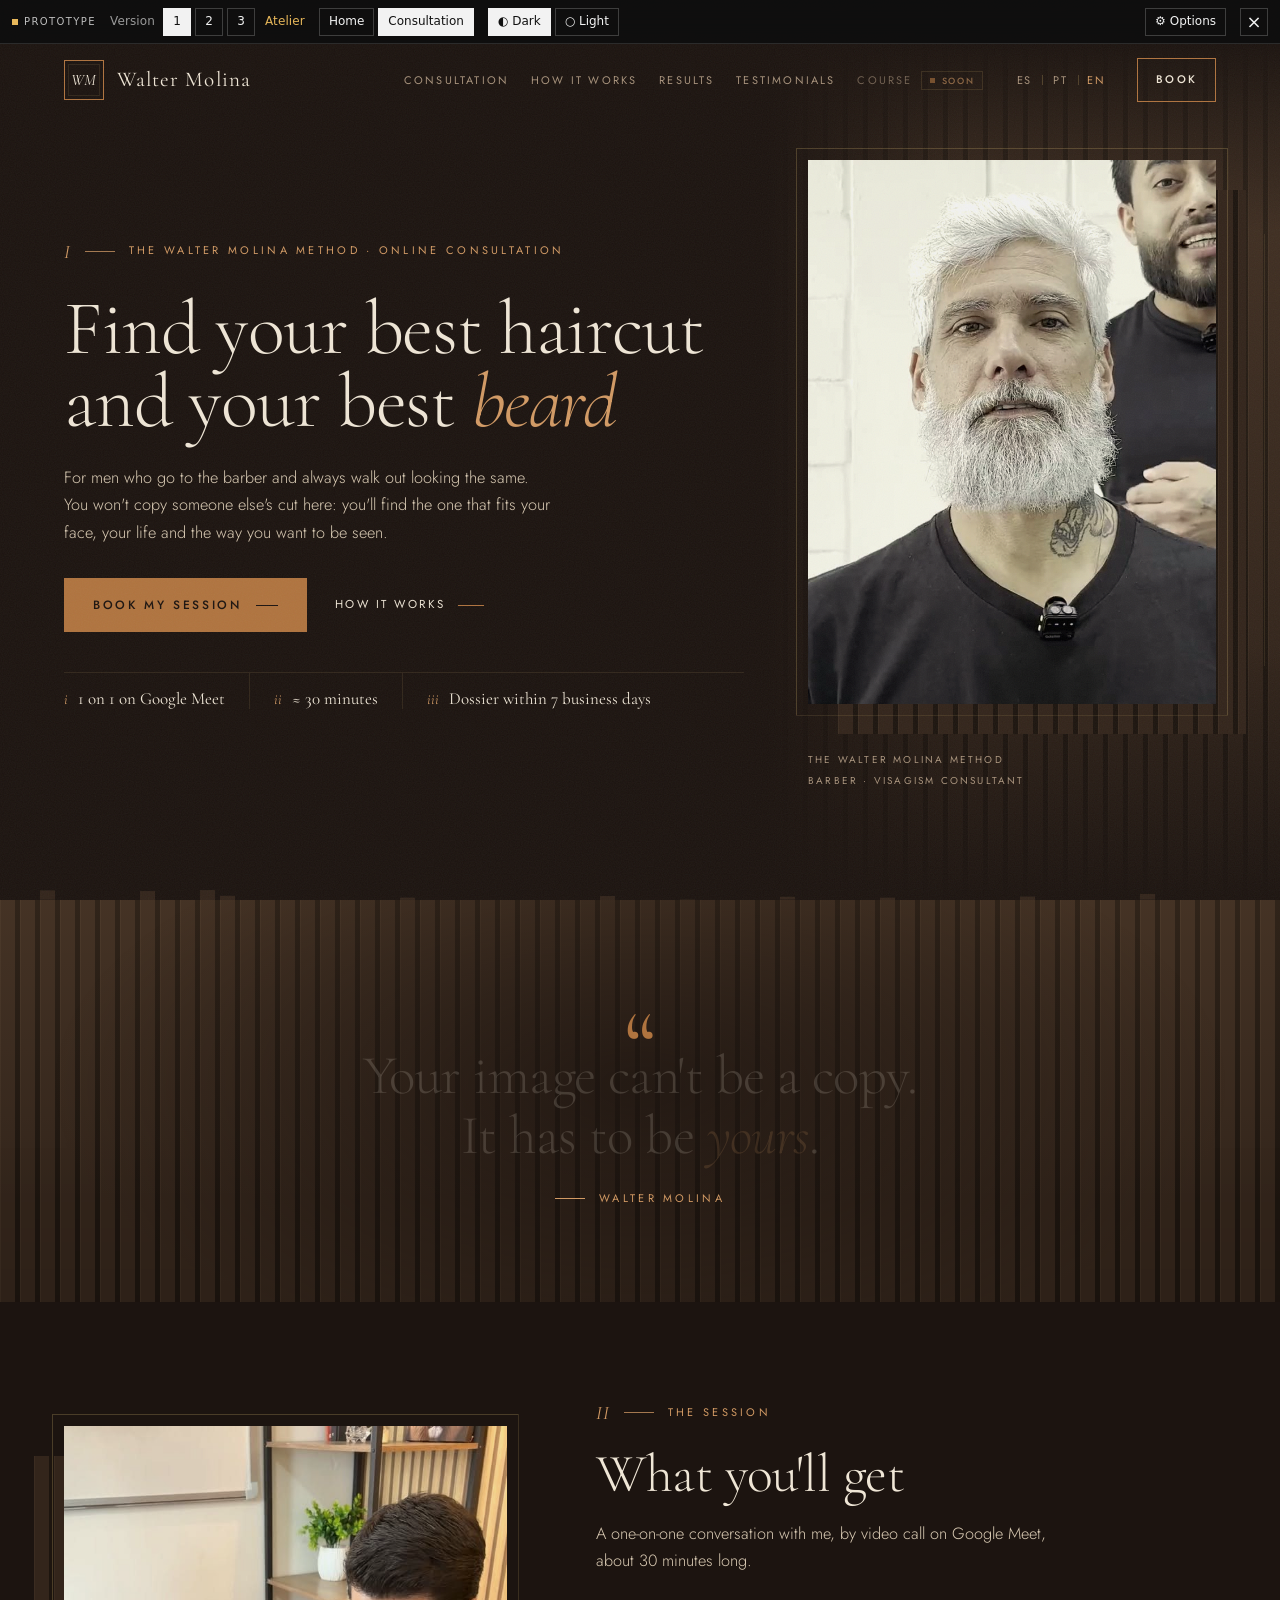
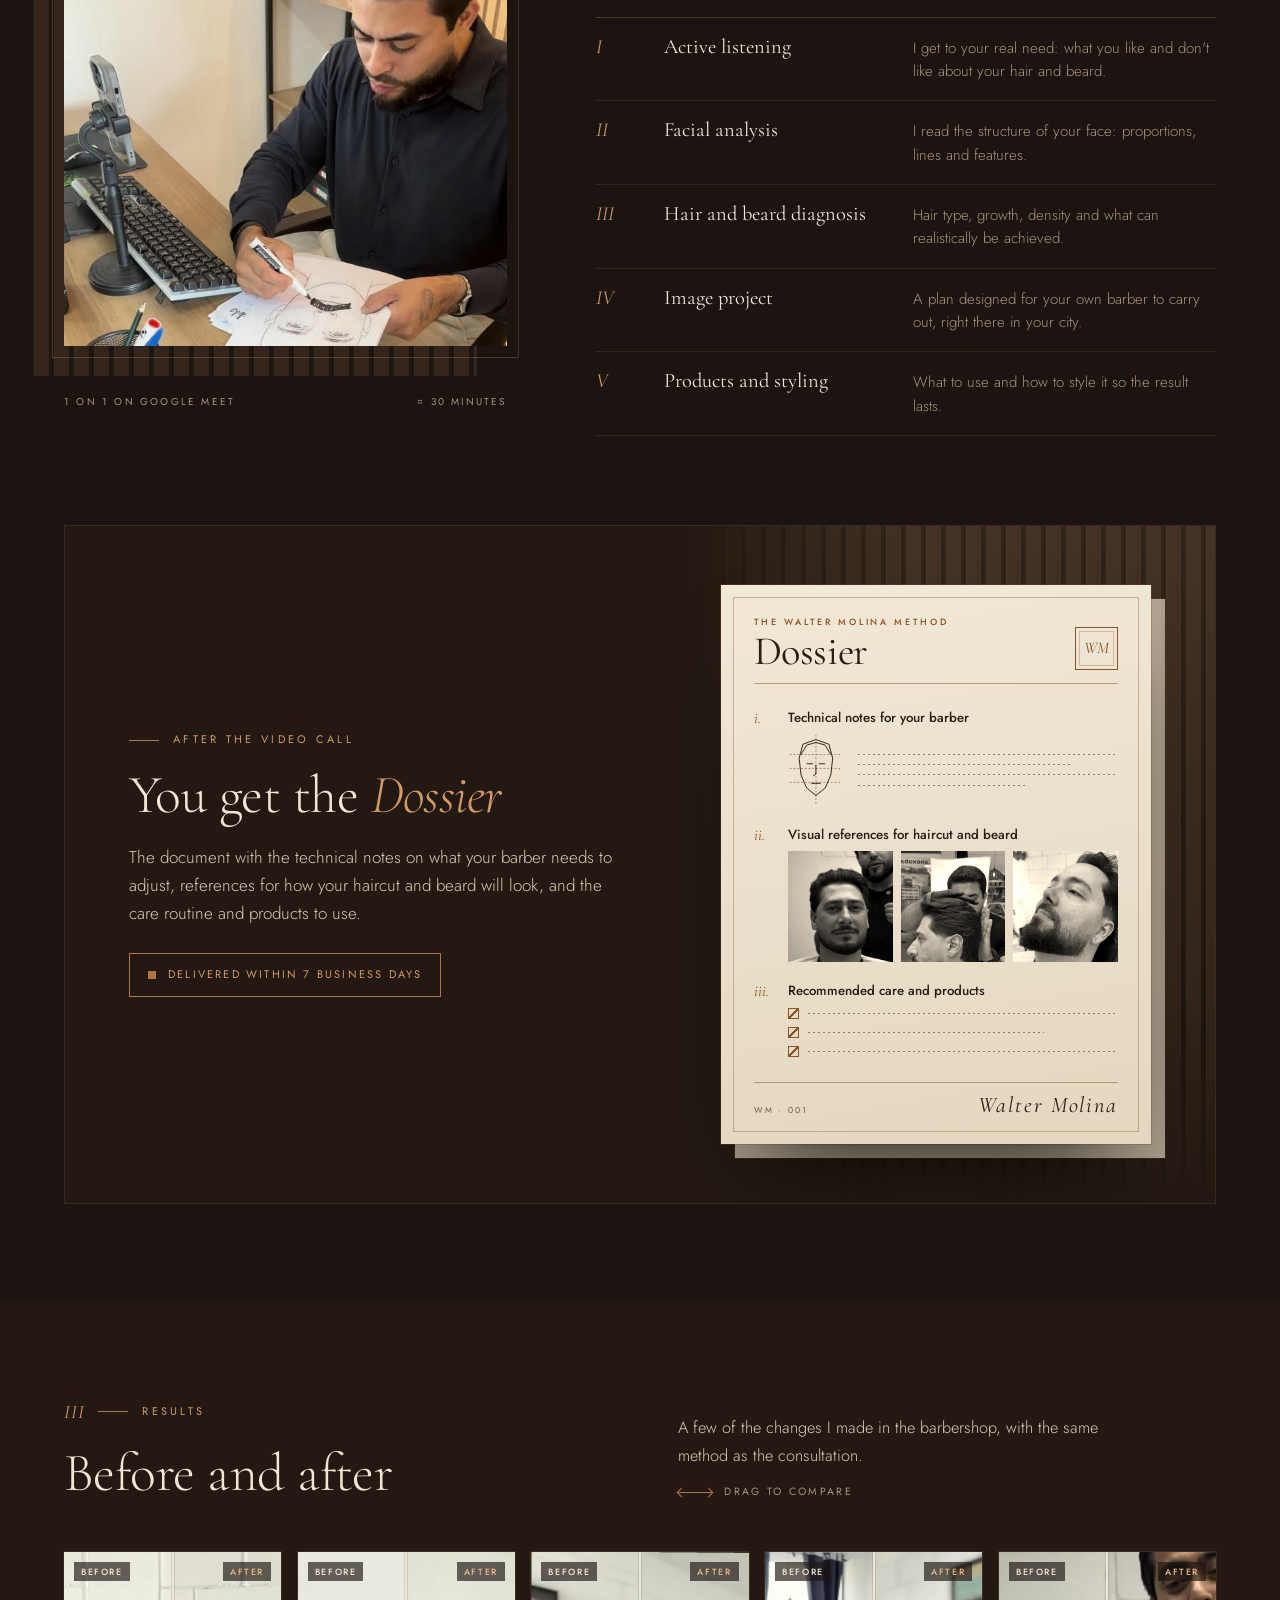
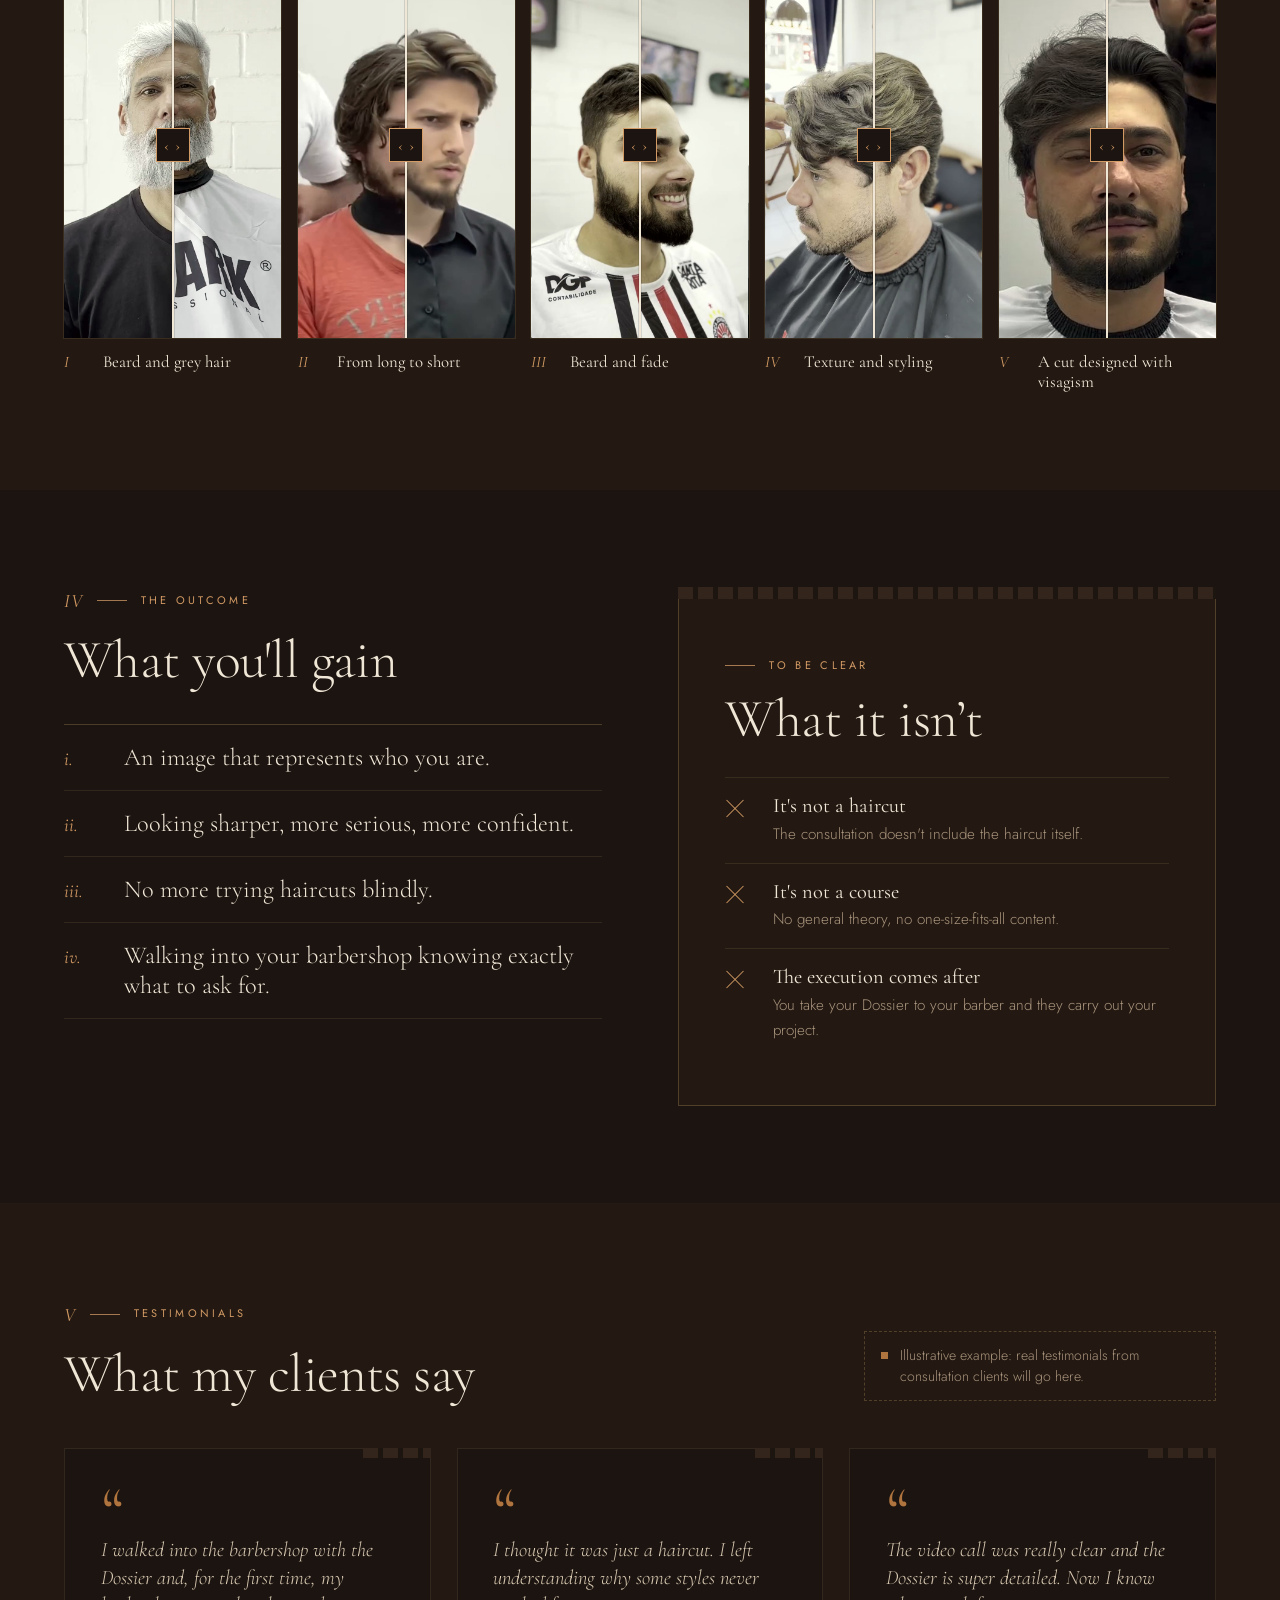
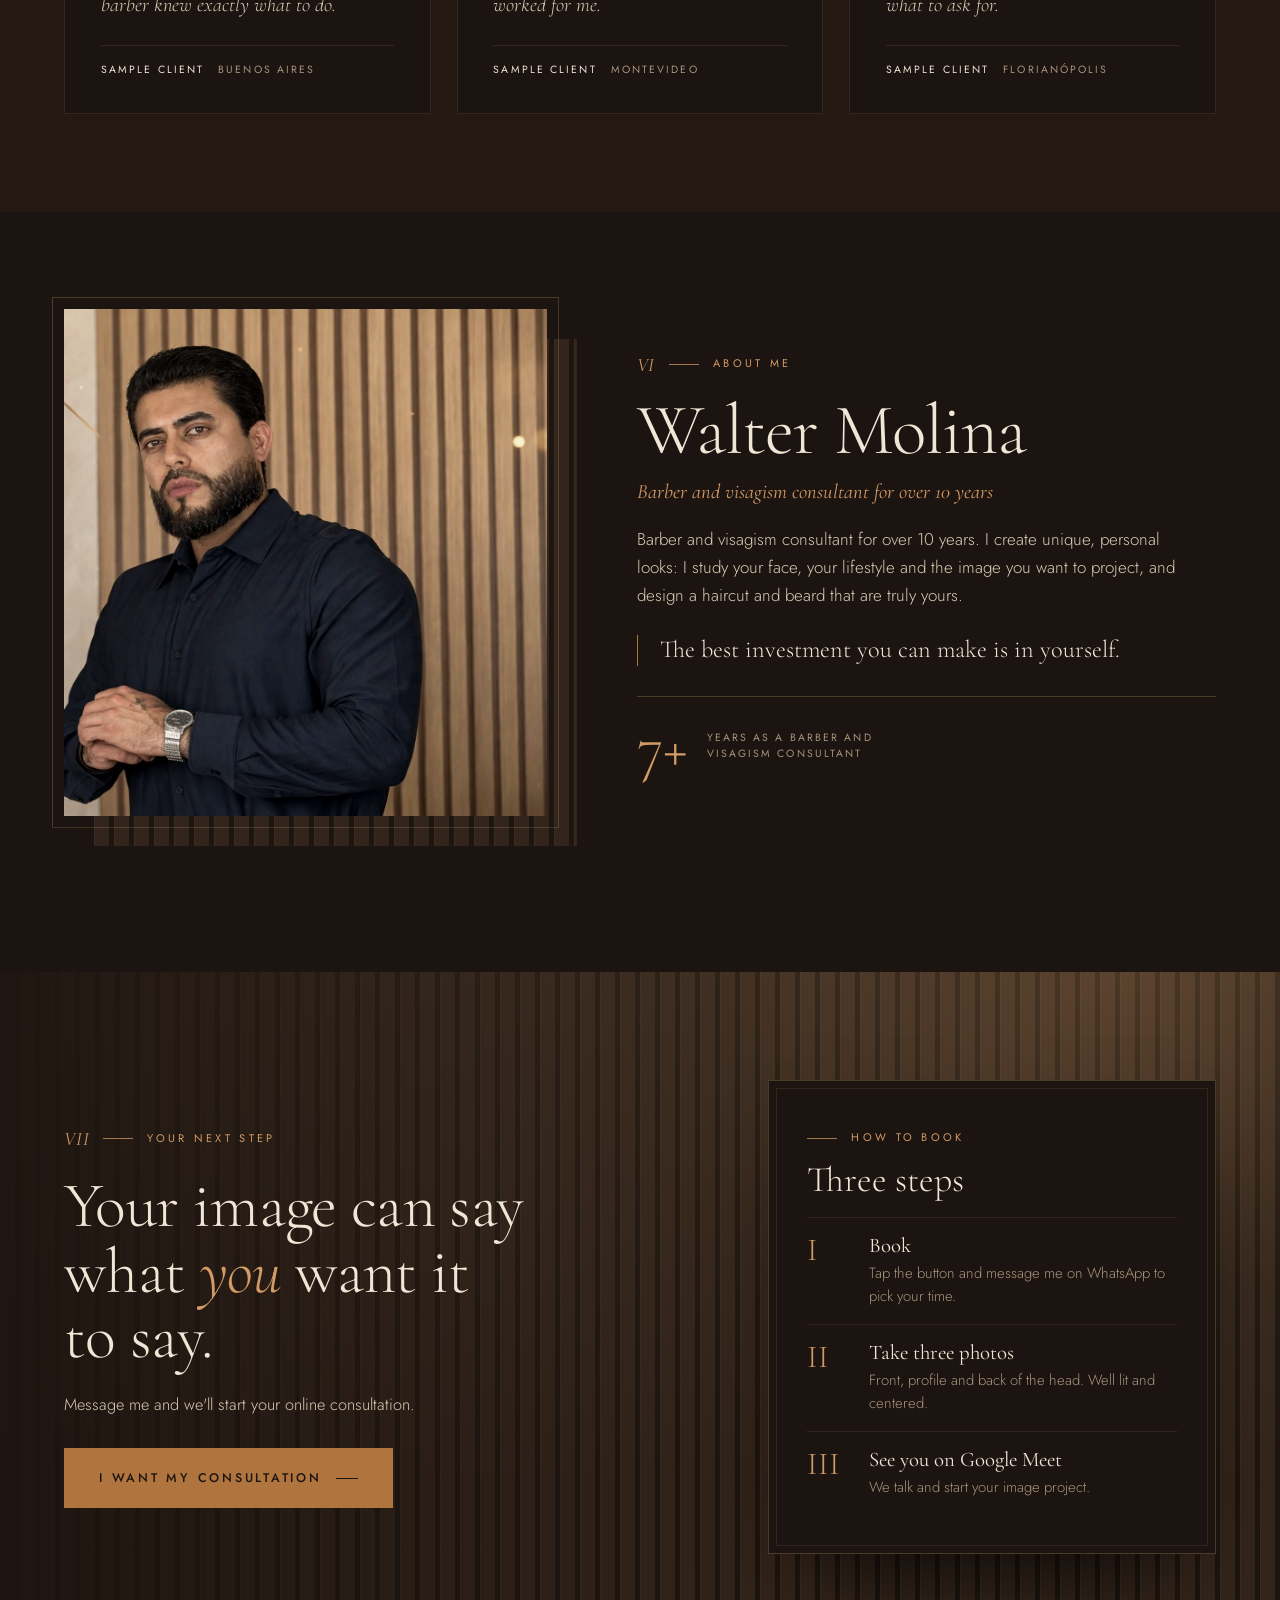
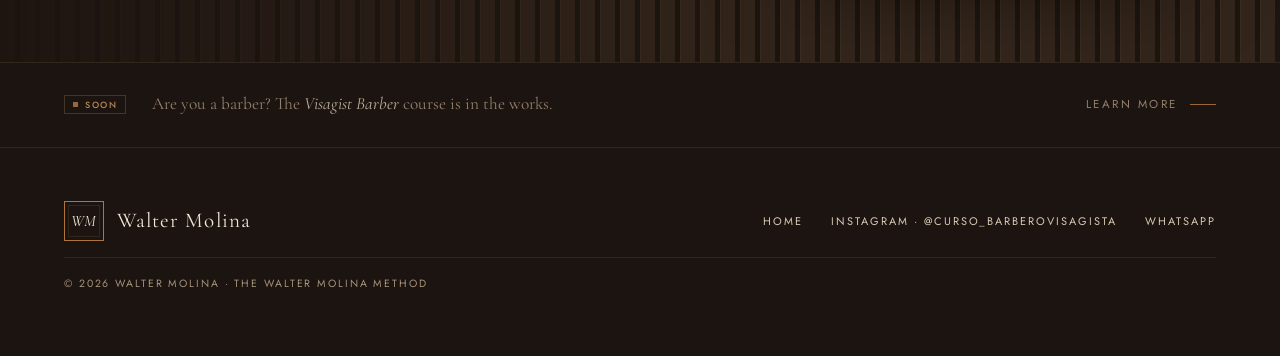
<file: v1/consultoria.html>
<!doctype html>
<html lang="es" data-v="1" data-page="consultoria" data-theme-default="oscuro">
<head>
<meta charset="utf-8">
<meta name="viewport" content="width=device-width, initial-scale=1">
<title>Walter Molina · Consultoría de visagismo online</title>
<meta name="description" content="Consultoría de visagismo online 1 a 1 con Walter Molina: videollamada por Google Meet y Dossier con tu proyecto de imagen.">
<meta name="robots" content="noindex">
<meta name="theme-color" content="#1c1410">
<link rel="icon" href="data:image/svg+xml,%3Csvg xmlns='http://www.w3.org/2000/svg' viewBox='0 0 64 64'%3E%3Crect width='64' height='64' fill='%231c1410'/%3E%3Crect x='6.5' y='6.5' width='51' height='51' fill='none' stroke='%23b0743f' stroke-width='2'/%3E%3Ctext x='32' y='41' text-anchor='middle' font-family='Georgia,serif' font-style='italic' font-size='23' fill='%23efe6d6'%3EWM%3C/text%3E%3C/svg%3E">
<script src="../assets/js/prefs.js"></script>
<script>document.documentElement.classList.add('js')</script>
<link rel="preconnect" href="https://fonts.googleapis.com">
<link rel="preconnect" href="https://fonts.gstatic.com" crossorigin>
<link href="https://fonts.googleapis.com/css2?family=Cormorant+Garamond:ital,wght@0,300;0,400;0,500;1,300;1,400&family=Jost:wght@300;400;500&display=swap" rel="stylesheet">
<link rel="stylesheet" href="../assets/css/wm-base.css">
<link rel="stylesheet" href="style.css">
</head>
<body class="pg-c">
<a class="skip" href="#main" data-i18n="skip_content">Saltar al contenido</a>

<!-- ================================================================ HEADER -->
<header class="hdr">
  <a class="brand" href="index.html">
    <span class="seal" aria-hidden="true">WM</span>
    <span class="brand__name">Walter Molina</span>
  </a>
  <nav class="nav" id="nav" data-i18n-attr="aria-label:v1_menu" aria-label="Menú">
    <a class="nav__home" href="index.html" data-i18n="nav_home">Inicio</a>
    <a href="#top" aria-current="page" data-i18n="nav_consult">Consultoría</a>
    <a href="#sesion" data-spy="sesion" data-i18n="nav_how">Cómo funciona</a>
    <a href="#resultados" data-spy="resultados" data-i18n="nav_results">Resultados</a>
    <a href="#testimonios" data-spy="testimonios" data-testimonios data-i18n="nav_testimonials">Testimonios</a>
    <button type="button" class="nav__soon" data-curso aria-haspopup="dialog"><span data-i18n="nav_course">Curso</span><span class="badge"><i aria-hidden="true"></i><span data-i18n="badge_soon">Pronto</span></span></button>
  </nav>
  <div class="lang" role="group" data-i18n-attr="aria-label:v1_lang" aria-label="Idioma">
    <button type="button" data-lang-btn="es">ES</button>
    <button type="button" data-lang-btn="pt">PT</button>
    <button type="button" data-lang-btn="en">EN</button>
  </div>
  <a class="btn btn--sm hdr__cta" href="#reservar" data-wa="consultoria" data-i18n="cta_book_short">Reservar</a>
  <button type="button" class="menu-btn" aria-expanded="false" aria-controls="nav" data-i18n-attr="aria-label:v1_menu" aria-label="Menú"><i></i><i></i></button>
</header>

<div class="rail" aria-hidden="true"></div>

<main id="main">

<!-- ================================================================== HERO -->
<section class="hero cs" id="top" aria-labelledby="hero-t">
  <div class="hero__wall wall" aria-hidden="true"></div>
  <div class="hero__in">
    <div class="hero__txt">
      <p class="kick" data-reveal><b class="rn rn-sec" aria-hidden="true"></b><span data-i18n="c_kicker">Método Walter Molina · Consultoría online</span></p>
      <h1 class="h1 hero__t" id="hero-t" data-split data-reveal="words" style="--d:.1s" data-i18n="c_title">Descubrí tu mejor corte y tu mejor <em>barba</em></h1>
      <p class="lead hero__lead" data-reveal style="--d:.55s" data-i18n="c_lead">Para hombres que van a la barbería y salen siempre igual. Acá no copiás un corte de otro: descubrís el que va con tu rostro, tu vida y cómo querés que te vean.</p>
      <div class="cta-row" data-reveal style="--d:.7s">
        <a class="btn" href="#reservar" data-wa="consultoria" data-i18n="cta_book">Reservar mi horario</a>
        <a class="lnk" href="#sesion" data-i18n="nav_how">Cómo funciona</a>
      </div>
      <ul class="meta" data-reveal style="--d:.85s">
        <li><span class="meta__n" aria-hidden="true">i</span><span data-i18n="c_meta1">1 a 1 por Google Meet</span></li>
        <li><span class="meta__n" aria-hidden="true">ii</span><span data-i18n="c_meta2">≈ 30 minutos</span></li>
        <li><span class="meta__n" aria-hidden="true">iii</span><span data-i18n="c_meta3">Dossier en hasta 7 días hábiles</span></li>
      </ul>
    </div>

    <figure class="hero__fig">
      <div class="hang" data-reveal="slats" style="--d:.25s">
        <div class="ph hero__ph" data-slats="9">
          <video data-hero-media="video" data-autoplay muted loop playsinline preload="metadata" poster="../assets/video/hero-loop.jpg" src="../assets/video/hero-loop.mp4" aria-hidden="true"></video>
          <img data-hero-media="imagen" src="../assets/img/walter-hero.jpg" width="1100" height="1458" alt="Walter Molina" data-i18n-attr="alt:brand">
        </div>
      </div>
      <figcaption class="cap"><span data-i18n="brand_method">Método Walter Molina</span><span data-i18n="role_short">Barbero · Consultor visagista</span></figcaption>
    </figure>
  </div>
</section>

<!-- ================================================================ CITA -->
<section class="say wall" data-view aria-labelledby="say-q">
  <div class="ripline" data-ripline data-view aria-hidden="true"></div>
  <div class="say__in wrap">
    <span class="say__mark" aria-hidden="true">“</span>
    <blockquote class="say__q">
      <p id="say-q" data-split data-i18n="c_quote"></p>
      <footer><i aria-hidden="true"></i><cite data-i18n="c_quote_by"></cite></footer>
    </blockquote>
  </div>
</section>

<!-- ============================================== LA SESIÓN + EL DOSSIER -->
<section class="sec ses cs" id="sesion" aria-labelledby="ses-t">
  <div class="wrap ses__grid">
    <figure class="ses__fig">
      <div class="hang hang--l" data-reveal="slats">
        <div class="ph" data-slats="7">
          <img src="../assets/img/consulta-mesa.jpg" width="640" height="750" loading="lazy" alt="Walter Molina" data-i18n-attr="alt:brand">
        </div>
      </div>
      <figcaption class="cap"><span data-i18n="c_meta1"></span><span data-i18n="c_meta2"></span></figcaption>
    </figure>

    <div class="ses__txt">
      <p class="kick" data-reveal><b class="rn rn-sec" aria-hidden="true"></b><span data-i18n="c_how_kicker"></span></p>
      <h2 class="h2" id="ses-t" data-reveal data-i18n="c_how_title"></h2>
      <p class="lead" data-reveal data-i18n="c_how_lead"></p>
      <ol class="how">
        <li class="how__i" data-reveal><span class="how__n" aria-hidden="true">I</span><h3 class="how__t" data-i18n="how1_t"></h3><p class="how__d" data-i18n="how1_d"></p></li>
        <li class="how__i" data-reveal style="--d:.06s"><span class="how__n" aria-hidden="true">II</span><h3 class="how__t" data-i18n="how2_t"></h3><p class="how__d" data-i18n="how2_d"></p></li>
        <li class="how__i" data-reveal style="--d:.12s"><span class="how__n" aria-hidden="true">III</span><h3 class="how__t" data-i18n="how3_t"></h3><p class="how__d" data-i18n="how3_d"></p></li>
        <li class="how__i" data-reveal style="--d:.18s"><span class="how__n" aria-hidden="true">IV</span><h3 class="how__t" data-i18n="how4_t"></h3><p class="how__d" data-i18n="how4_d"></p></li>
        <li class="how__i" data-reveal style="--d:.24s"><span class="how__n" aria-hidden="true">V</span><h3 class="how__t" data-i18n="how5_t"></h3><p class="how__d" data-i18n="how5_d"></p></li>
      </ol>
    </div>
  </div>

  <div class="wrap dos">
    <div class="dos__panel">
      <div class="dos__wall wall" aria-hidden="true"></div>
      <div class="dos__txt">
        <p class="kick kick--line" data-reveal><span data-i18n="c_dossier_kicker"></span></p>
        <h2 class="h2" id="dos-t" data-reveal data-i18n="c_dossier_title"></h2>
        <p class="dos__p" data-reveal data-i18n="c_dossier_text"></p>
        <p class="stamp" data-reveal><i aria-hidden="true"></i><span data-i18n="c_dossier_time"></span></p>
      </div>

      <figure class="doc" data-reveal="doc" aria-labelledby="dos-t">
        <div class="doc__sheet">
          <div class="doc__in">
            <div class="doc__top pc" style="--k:0">
              <div><small data-i18n="brand_method"></small><strong>Dossier</strong></div>
              <span class="doc__seal" aria-hidden="true">WM</span>
            </div>
            <ol class="doc__list">
              <li class="pc" style="--k:1">
                <span class="doc__n" aria-hidden="true">i.</span>
                <div>
                  <p class="doc__h" data-i18n="d1"></p>
                  <div class="doc__tech" aria-hidden="true">
                    <svg viewBox="0 0 60 76"><path class="g" d="M2 22h56M2 37h56M2 52h56M30 1v74"/><path d="M30 6l14 5 4 15-2 18-6 14-10 8-10-8-6-14-2-18 4-15z"/><path d="M14 22l6-10 10-3 10 3 6 10"/><path d="M20 32h7M33 32h7M30 33v10l-3 2M25 53h10"/></svg>
                    <span class="doc__rows"><i></i><i></i><i></i><i></i></span>
                  </div>
                </div>
              </li>
              <li class="pc" style="--k:2">
                <span class="doc__n" aria-hidden="true">ii.</span>
                <div>
                  <p class="doc__h" data-i18n="d2"></p>
                  <div class="doc__refs" aria-hidden="true">
                    <img src="../assets/img/despues.jpg" alt="" loading="lazy">
                    <img src="../assets/img/corte-perfil.jpg" alt="" loading="lazy">
                    <img src="../assets/img/barba.jpg" alt="" loading="lazy">
                  </div>
                </div>
              </li>
              <li class="pc" style="--k:3">
                <span class="doc__n" aria-hidden="true">iii.</span>
                <div>
                  <p class="doc__h" data-i18n="d3"></p>
                  <div class="doc__chk" aria-hidden="true"><i></i><i></i><i></i></div>
                </div>
              </li>
            </ol>
            <div class="doc__foot pc" style="--k:4" aria-hidden="true"><span>WM · 001</span><em>Walter Molina</em></div>
          </div>
        </div>
      </figure>
    </div>
  </div>
</section>

<!-- ============================================================ RESULTADOS -->
<section class="sec sec--alt res cs" id="resultados" aria-labelledby="res-t">
  <div class="wrap">
    <div class="res__head">
      <div>
        <p class="kick" data-reveal><b class="rn rn-sec" aria-hidden="true"></b><span data-i18n="c_results_kicker"></span></p>
        <h2 class="h2" id="res-t" data-reveal data-i18n="c_results_title"></h2>
      </div>
      <div>
        <p class="lead" data-reveal data-i18n="c_results_lead"></p>
        <p class="hint" data-reveal><i aria-hidden="true"></i><span data-i18n="drag_hint"></span></p>
      </div>
    </div>

    <div class="res__tabs" role="group" aria-labelledby="res-t">
      <button type="button" class="is-on" aria-pressed="true" data-res="0" data-i18n-attr="aria-label:ba1">I</button>
      <button type="button" aria-pressed="false" data-res="1" data-i18n-attr="aria-label:ba2">II</button>
      <button type="button" aria-pressed="false" data-res="2" data-i18n-attr="aria-label:ba3">III</button>
      <button type="button" aria-pressed="false" data-res="3" data-i18n-attr="aria-label:ba4">IV</button>
      <button type="button" aria-pressed="false" data-res="4" data-i18n-attr="aria-label:ba5">V</button>
    </div>

    <ol class="res__list" data-active="0">
      <li class="bac bac--1">
        <div class="bac__m" data-reveal="slats" data-slats="4">
          <div class="ba" data-ba="50">
            <img class="ba__img ba__img--after" src="../assets/img/ba1-despues.jpg" width="720" height="1280" loading="lazy" alt="Después" data-i18n-attr="alt:after">
            <div class="ba__before"><img class="ba__img" src="../assets/img/ba1-antes.jpg" width="720" height="1280" loading="lazy" alt="Antes" data-i18n-attr="alt:before"></div>
            <span class="ba__tag ba__tag--a" aria-hidden="true" data-i18n="before"></span>
            <span class="ba__tag ba__tag--b" aria-hidden="true" data-i18n="after"></span>
            <span class="ba__handle" data-i18n-attr="aria-label:drag_hint" aria-label="Deslizá para comparar"></span>
          </div>
        </div>
        <p class="bac__cap"><span class="bac__n" aria-hidden="true">I</span><span data-i18n="ba1"></span></p>
      </li>
      <li class="bac bac--2">
        <div class="bac__m" data-reveal="slats" data-slats="4" style="--d:.1s">
          <div class="ba" data-ba="50">
            <img class="ba__img ba__img--after" src="../assets/img/ba2-despues.jpg" width="720" height="1280" loading="lazy" alt="Después" data-i18n-attr="alt:after">
            <div class="ba__before"><img class="ba__img" src="../assets/img/ba2-antes.jpg" width="720" height="1280" loading="lazy" alt="Antes" data-i18n-attr="alt:before"></div>
            <span class="ba__tag ba__tag--a" aria-hidden="true" data-i18n="before"></span>
            <span class="ba__tag ba__tag--b" aria-hidden="true" data-i18n="after"></span>
            <span class="ba__handle" data-i18n-attr="aria-label:drag_hint" aria-label="Deslizá para comparar"></span>
          </div>
        </div>
        <p class="bac__cap"><span class="bac__n" aria-hidden="true">II</span><span data-i18n="ba2"></span></p>
      </li>
      <li class="bac bac--3">
        <div class="bac__m" data-reveal="slats" data-slats="4" style="--d:.2s">
          <div class="ba" data-ba="50">
            <img class="ba__img ba__img--after" src="../assets/img/ba3-despues.jpg" width="720" height="1280" loading="lazy" alt="Después" data-i18n-attr="alt:after">
            <div class="ba__before"><img class="ba__img" src="../assets/img/ba3-antes.jpg" width="720" height="1280" loading="lazy" alt="Antes" data-i18n-attr="alt:before"></div>
            <span class="ba__tag ba__tag--a" aria-hidden="true" data-i18n="before"></span>
            <span class="ba__tag ba__tag--b" aria-hidden="true" data-i18n="after"></span>
            <span class="ba__handle" data-i18n-attr="aria-label:drag_hint" aria-label="Deslizá para comparar"></span>
          </div>
        </div>
        <p class="bac__cap"><span class="bac__n" aria-hidden="true">III</span><span data-i18n="ba3"></span></p>
      </li>
      <li class="bac bac--4">
        <div class="bac__m" data-reveal="slats" data-slats="4" style="--d:.3s">
          <div class="ba" data-ba="50">
            <img class="ba__img ba__img--after" src="../assets/img/ba4-despues.jpg" width="720" height="1280" loading="lazy" alt="Después" data-i18n-attr="alt:after">
            <div class="ba__before"><img class="ba__img" src="../assets/img/ba4-antes.jpg" width="720" height="1280" loading="lazy" alt="Antes" data-i18n-attr="alt:before"></div>
            <span class="ba__tag ba__tag--a" aria-hidden="true" data-i18n="before"></span>
            <span class="ba__tag ba__tag--b" aria-hidden="true" data-i18n="after"></span>
            <span class="ba__handle" data-i18n-attr="aria-label:drag_hint" aria-label="Deslizá para comparar"></span>
          </div>
        </div>
        <p class="bac__cap"><span class="bac__n" aria-hidden="true">IV</span><span data-i18n="ba4"></span></p>
      </li>
      <li class="bac bac--5">
        <div class="bac__m" data-reveal="slats" data-slats="4" style="--d:.4s">
          <div class="ba" data-ba="50">
            <img class="ba__img ba__img--after" src="../assets/img/despues.jpg" width="576" height="720" loading="lazy" alt="Después" data-i18n-attr="alt:after">
            <div class="ba__before"><img class="ba__img" src="../assets/img/antes.jpg" width="504" height="630" loading="lazy" alt="Antes" data-i18n-attr="alt:before"></div>
            <span class="ba__tag ba__tag--a" aria-hidden="true" data-i18n="before"></span>
            <span class="ba__tag ba__tag--b" aria-hidden="true" data-i18n="after"></span>
            <span class="ba__handle" data-i18n-attr="aria-label:drag_hint" aria-label="Deslizá para comparar"></span>
          </div>
        </div>
        <p class="bac__cap"><span class="bac__n" aria-hidden="true">V</span><span data-i18n="ba5"></span></p>
      </li>
    </ol>
  </div>
</section>

<!-- ================================================ QUÉ GANÁS · QUÉ NO ES -->
<section class="sec duo cs" aria-labelledby="gain-t">
  <div class="wrap duo__grid">
    <div class="gain">
      <p class="kick" data-reveal><b class="rn rn-sec" aria-hidden="true"></b><span data-i18n="c_gain_kicker"></span></p>
      <h2 class="h2" id="gain-t" data-reveal data-i18n="c_gain_title"></h2>
      <ol class="gains">
        <li data-reveal><span class="gains__n" aria-hidden="true">i.</span><p data-i18n="g1"></p></li>
        <li data-reveal style="--d:.08s"><span class="gains__n" aria-hidden="true">ii.</span><p data-i18n="g2"></p></li>
        <li data-reveal style="--d:.16s"><span class="gains__n" aria-hidden="true">iii.</span><p data-i18n="g3"></p></li>
        <li data-reveal style="--d:.24s"><span class="gains__n" aria-hidden="true">iv.</span><p data-i18n="g4"></p></li>
      </ol>
    </div>

    <div class="not" aria-labelledby="not-t" role="group">
      <p class="kick kick--line" data-reveal><span data-i18n="c_not_kicker"></span></p>
      <h2 class="h2" id="not-t" data-reveal data-i18n="c_not_title"></h2>
      <ul class="nots">
        <li data-reveal><span class="x" aria-hidden="true"></span><div><h3 class="h3" data-i18n="n1_t"></h3><p data-i18n="n1_d"></p></div></li>
        <li data-reveal style="--d:.08s"><span class="x" aria-hidden="true"></span><div><h3 class="h3" data-i18n="n2_t"></h3><p data-i18n="n2_d"></p></div></li>
        <li data-reveal style="--d:.16s"><span class="x" aria-hidden="true"></span><div><h3 class="h3" data-i18n="n3_t"></h3><p data-i18n="n3_d"></p></div></li>
      </ul>
    </div>
  </div>
</section>

<!-- =========================================================== TESTIMONIOS -->
<section class="sec sec--alt deps cs" id="testimonios" data-testimonios aria-labelledby="dep-t">
  <div class="wrap">
    <div class="deps__head">
      <div>
        <p class="kick" data-reveal><b class="rn rn-sec" aria-hidden="true"></b><span data-i18n="c_dep_kicker"></span></p>
        <h2 class="h2" id="dep-t" data-reveal data-i18n="c_dep_title"></h2>
      </div>
      <p class="note" data-reveal><i aria-hidden="true"></i><span data-i18n="c_dep_note"></span></p>
    </div>
    <ul class="deps__list">
      <li class="dep" data-reveal>
        <blockquote><p data-i18n="dep1_q"></p></blockquote>
        <p class="dep__by"><span data-i18n="dep1_n"></span><span data-i18n="dep1_c"></span></p>
      </li>
      <li class="dep" data-reveal style="--d:.1s">
        <blockquote><p data-i18n="dep2_q"></p></blockquote>
        <p class="dep__by"><span data-i18n="dep2_n"></span><span data-i18n="dep2_c"></span></p>
      </li>
      <li class="dep" data-reveal style="--d:.2s">
        <blockquote><p data-i18n="dep3_q"></p></blockquote>
        <p class="dep__by"><span data-i18n="dep3_n"></span><span data-i18n="dep3_c"></span></p>
      </li>
    </ul>
  </div>
</section>

<!-- ============================================================= QUIÉN SOY -->
<section class="sec about cs" id="quien" aria-labelledby="ab-t">
  <div class="wrap about__grid">
    <figure class="about__fig">
      <div class="hang" data-reveal="slats">
        <div class="ph" data-slats="8">
          <img src="../assets/img/walter-wood.jpg" width="1070" height="1120" loading="lazy" alt="Walter Molina" data-i18n-attr="alt:brand">
        </div>
      </div>
    </figure>
    <div class="about__txt">
      <p class="kick" data-reveal><b class="rn rn-sec" aria-hidden="true"></b><span data-i18n="c_about_kicker"></span></p>
      <h2 class="h1 about__t" id="ab-t" data-split data-reveal="words" data-i18n="c_about_title"></h2>
      <p class="about__role" data-reveal data-i18n="role"></p>
      <p class="about__p" data-reveal data-i18n="c_about_text"></p>
      <blockquote class="about__q" data-reveal><p data-i18n="c_about_quote"></p></blockquote>
      <div class="years" data-reveal>
        <b><span data-count="10">10</span>+</b>
        <span data-i18n="years_label"></span>
      </div>
    </div>
  </div>
</section>

<!-- ======================================================= CIERRE + PASOS -->
<section class="fin wall cs" id="reservar" aria-labelledby="fin-t">
  <div class="ripline ripline--up" data-ripline data-view aria-hidden="true"></div>
  <div class="wrap fin__grid">
    <div class="fin__main">
      <p class="kick" data-reveal><b class="rn rn-sec" aria-hidden="true"></b><span data-i18n="c_final_kicker"></span></p>
      <h2 class="h2 fin__t" id="fin-t" data-split data-reveal="words" data-i18n="c_final_title"></h2>
      <p class="lead" data-reveal data-i18n="c_final_text"></p>
      <div class="cta-row" data-reveal>
        <a class="btn btn--lg" href="#reservar" data-wa="consultoria" data-i18n="cta_consult"></a>
      </div>
    </div>
    <div class="fin__steps" aria-labelledby="steps-t" role="group">
      <p class="kick kick--line" data-reveal><span data-i18n="c_steps_kicker"></span></p>
      <h3 class="steps__t" id="steps-t" data-reveal data-i18n="c_steps_title"></h3>
      <ol class="steps">
        <li data-reveal><span class="steps__n" aria-hidden="true">I</span><div><h4 data-i18n="step1_t"></h4><p data-i18n="step1_d"></p></div></li>
        <li data-reveal style="--d:.1s"><span class="steps__n" aria-hidden="true">II</span><div><h4 data-i18n="step2_t"></h4><p data-i18n="step2_d"></p></div></li>
        <li data-reveal style="--d:.2s"><span class="steps__n" aria-hidden="true">III</span><div><h4 data-i18n="step3_t"></h4><p data-i18n="step3_d"></p></div></li>
      </ol>
    </div>
  </div>
</section>

<!-- ======================================================== FRANJA CURSO -->
<aside class="strip" aria-labelledby="strip-t">
  <div class="wrap strip__in">
    <span class="badge"><i aria-hidden="true"></i><span data-i18n="badge_soon"></span></span>
    <p id="strip-t" data-i18n="course_strip"></p>
    <button type="button" class="lnk" data-curso aria-haspopup="dialog" data-i18n="course_strip_cta"></button>
  </div>
</aside>

</main>

<!-- ================================================================ FOOTER -->
<footer class="ftr">
  <div class="wrap ftr__in">
    <a class="brand" href="index.html"><span class="seal" aria-hidden="true">WM</span><span class="brand__name">Walter Molina</span></a>
    <ul class="ftr__links">
      <li><a href="index.html" data-i18n="nav_home"></a></li>
      <li><a href="https://www.instagram.com/curso_barberovisagista/" target="_blank" rel="noopener"><span data-i18n="ig_label"></span>&nbsp;·&nbsp;<span data-i18n="ig_handle"></span></a></li>
      <li><a href="#reservar" data-wa="consultoria" data-i18n="wa_label"></a></li>
    </ul>
    <p class="ftr__legal" data-i18n="footer_rights"></p>
  </div>
</footer>

<script src="../assets/js/content.js"></script>
<script>
  /* v1 · 2 textos extra (menú y grupo de idioma) */
  Object.assign(I18N.es, { v1_menu: 'Menú', v1_lang: 'Idioma' });
  Object.assign(I18N.pt, { v1_menu: 'Menu', v1_lang: 'Idioma' });
  Object.assign(I18N.en, { v1_menu: 'Menu', v1_lang: 'Language' });
</script>
<script src="../assets/js/site.js"></script>
<script src="../assets/js/wm.js"></script>
<script src="app.js"></script>
</body>
</html>
</file>
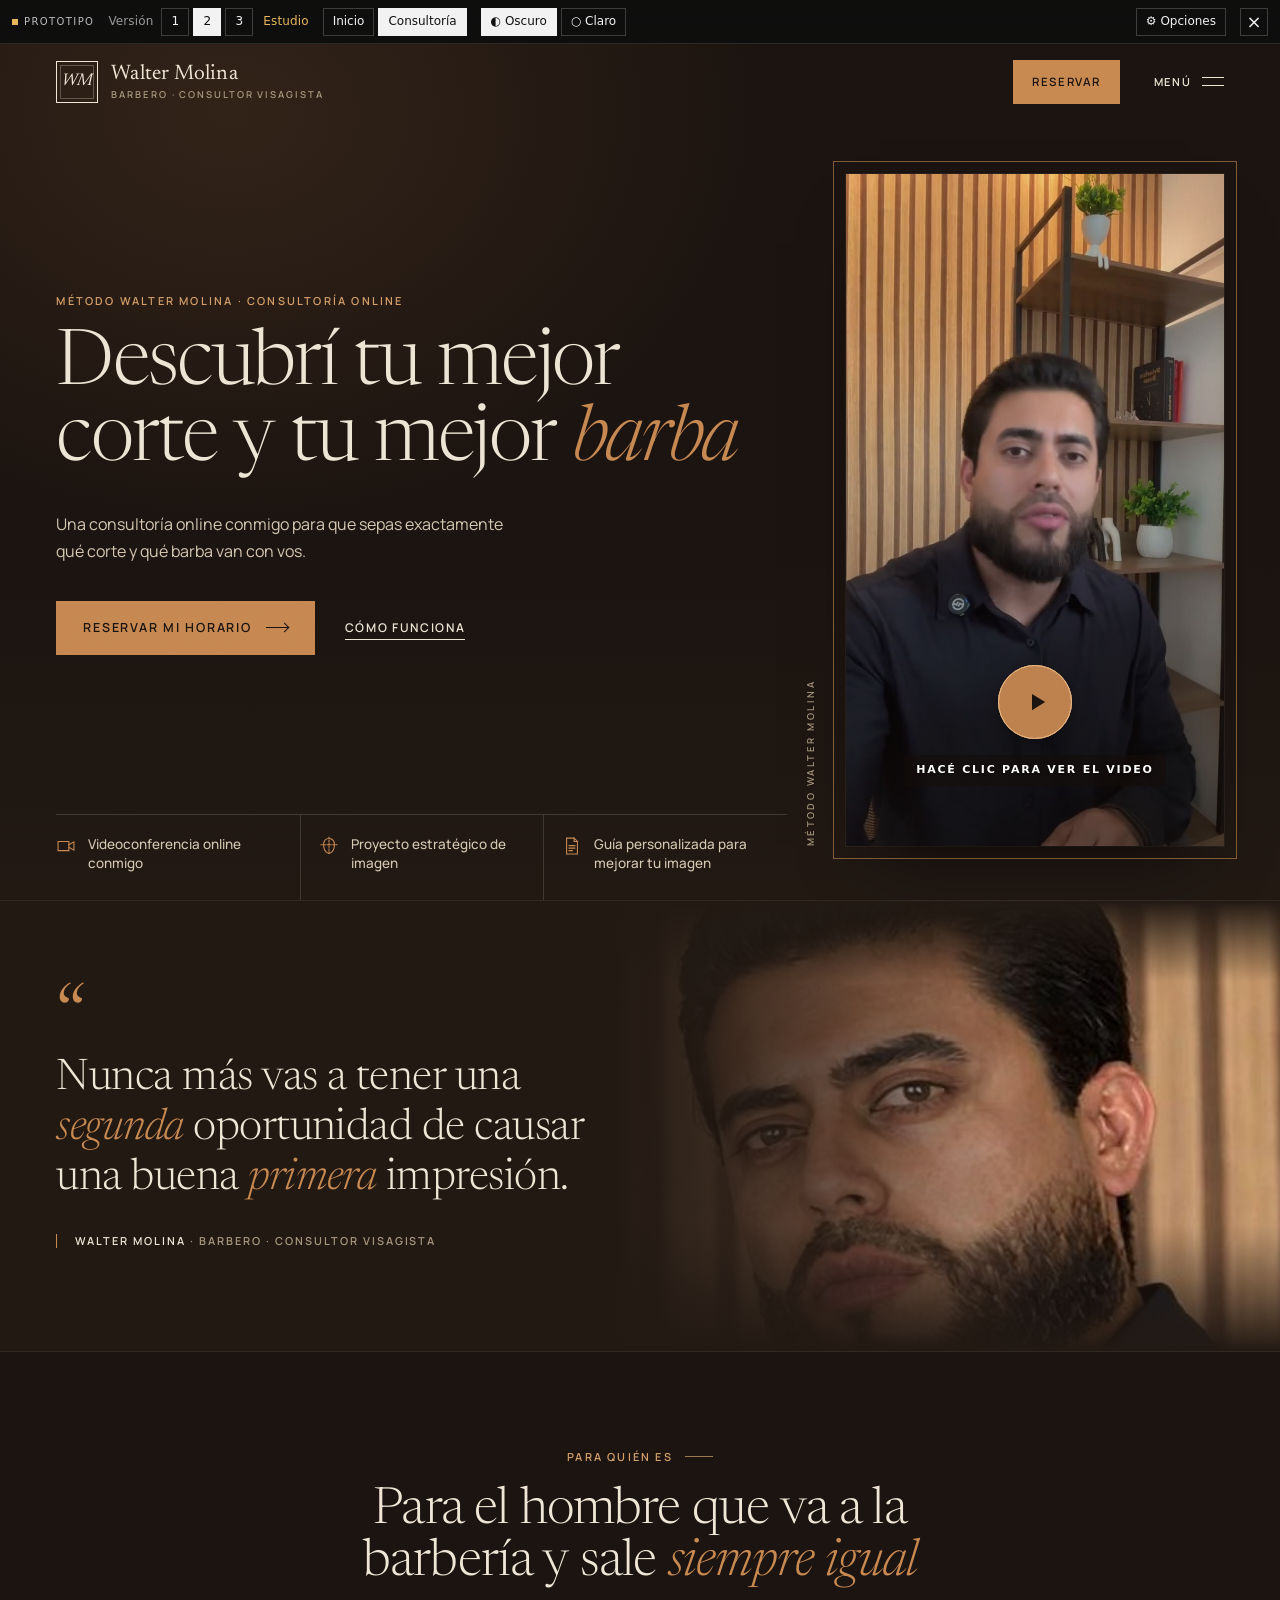
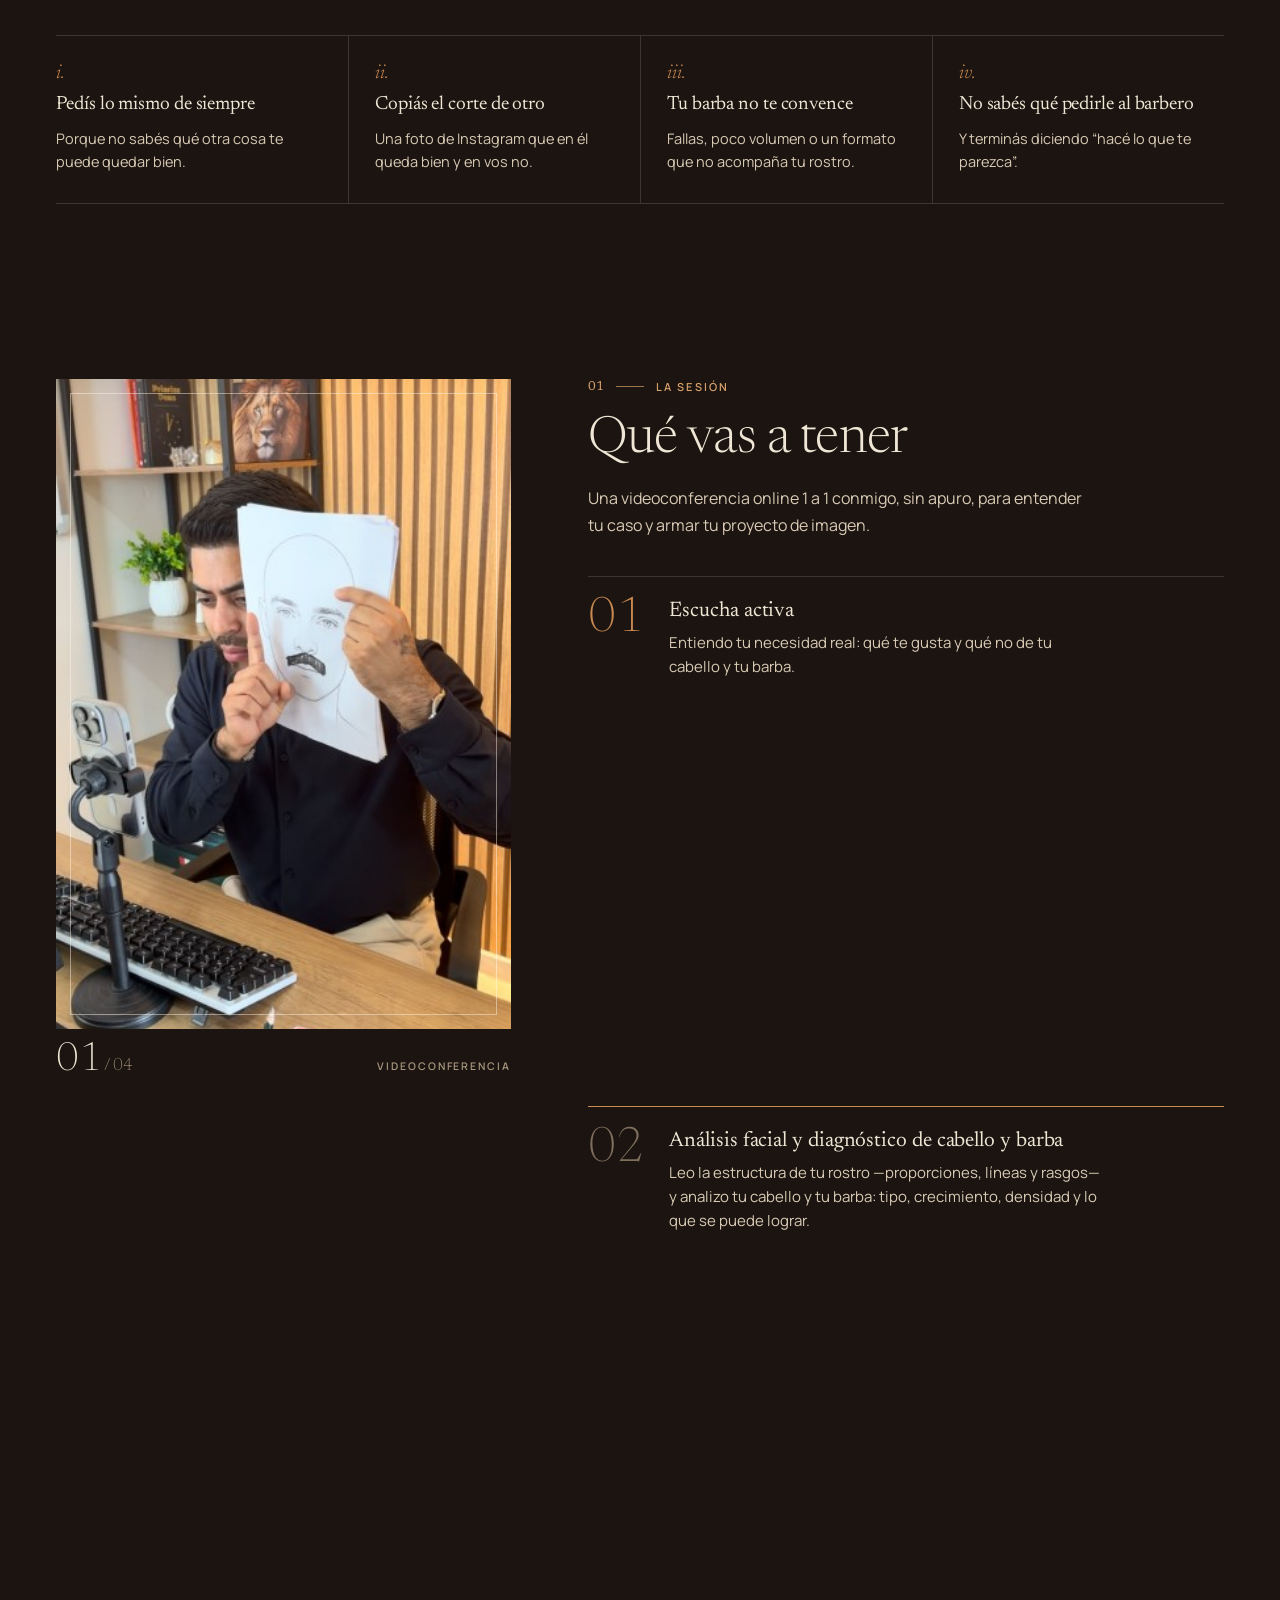
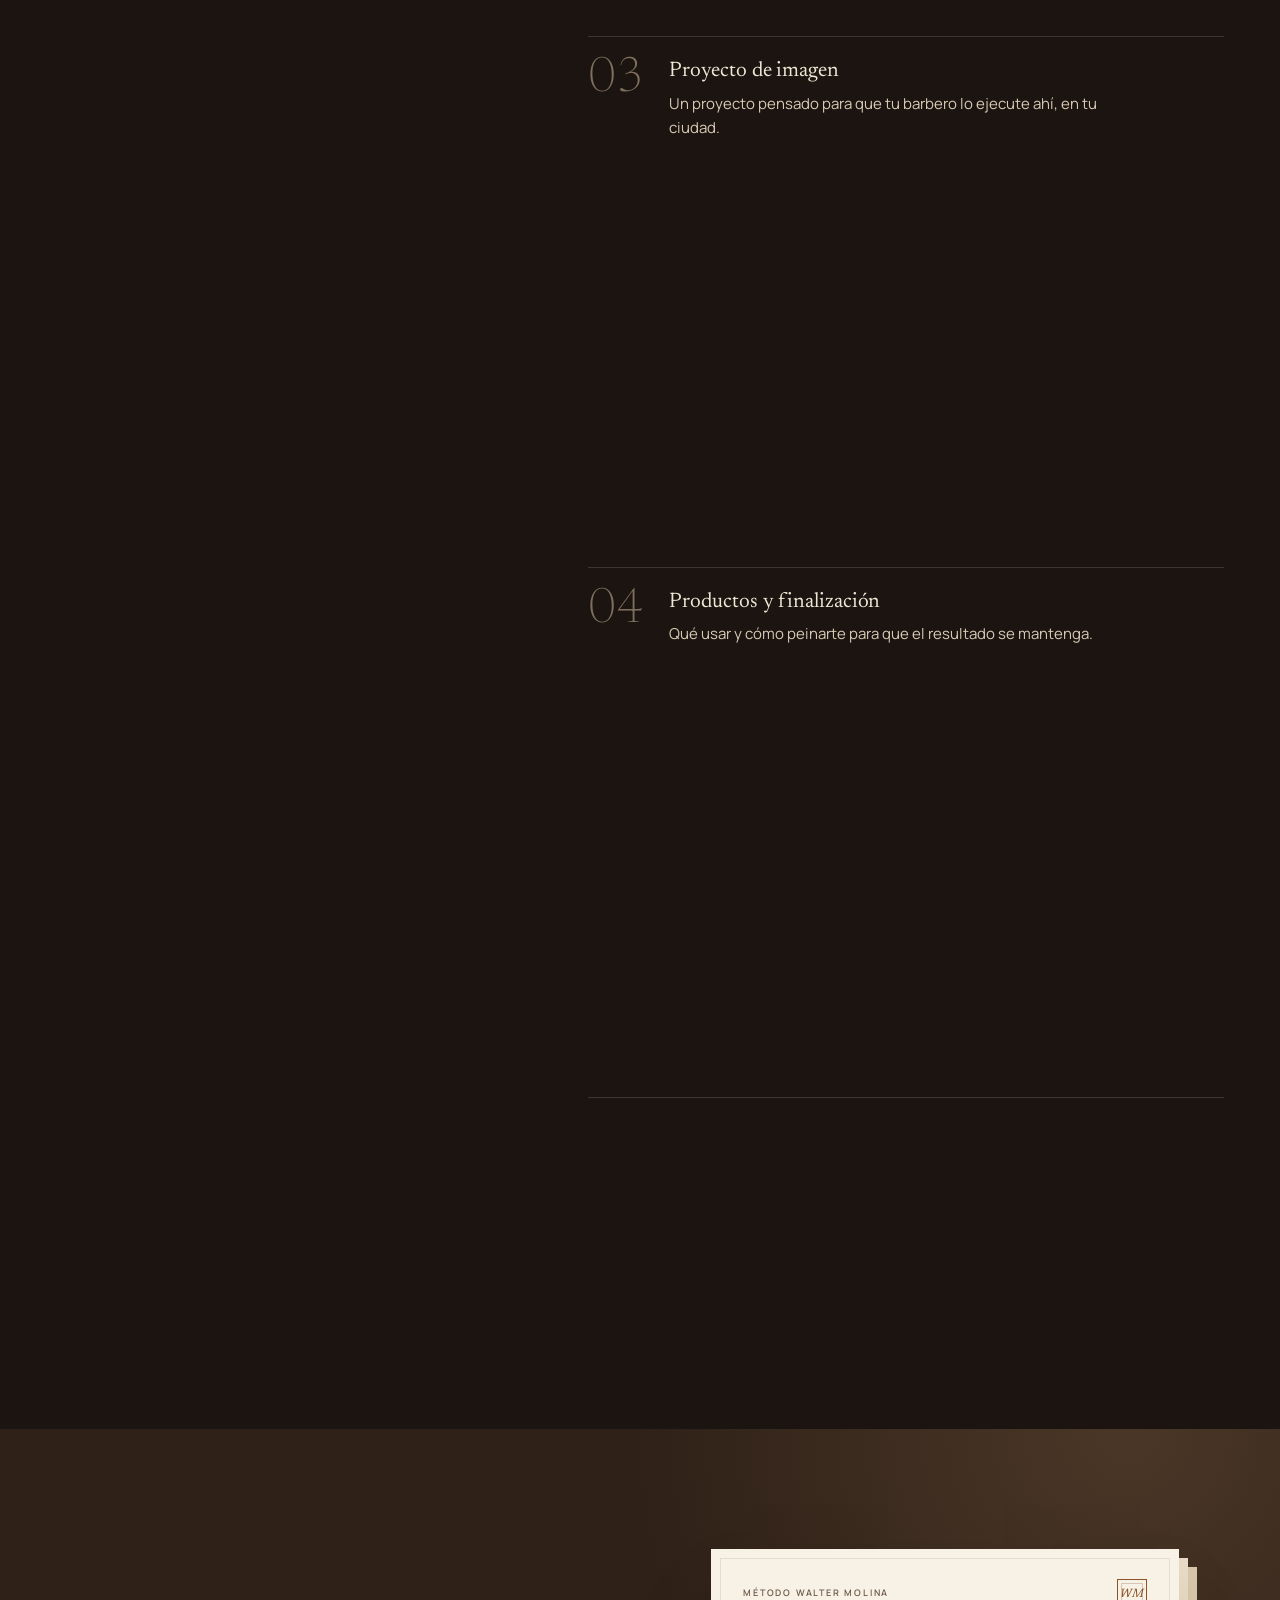
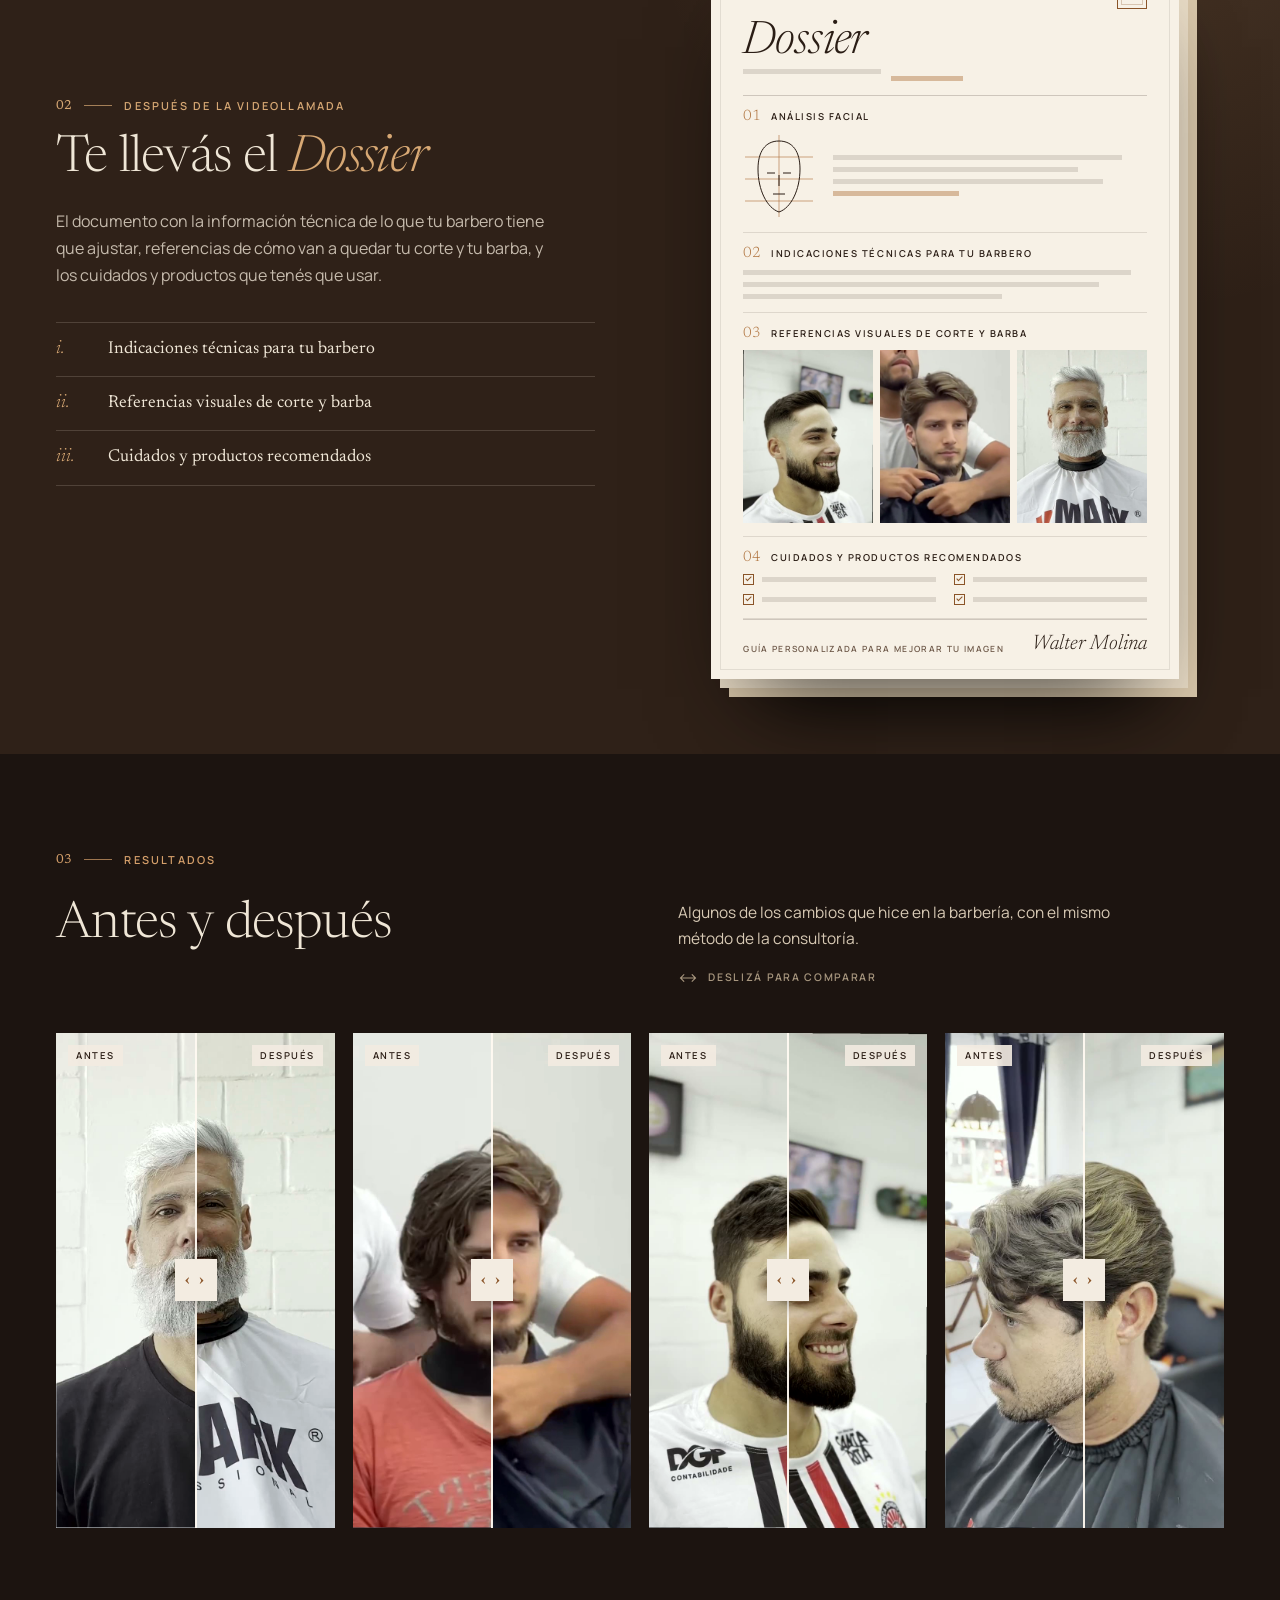
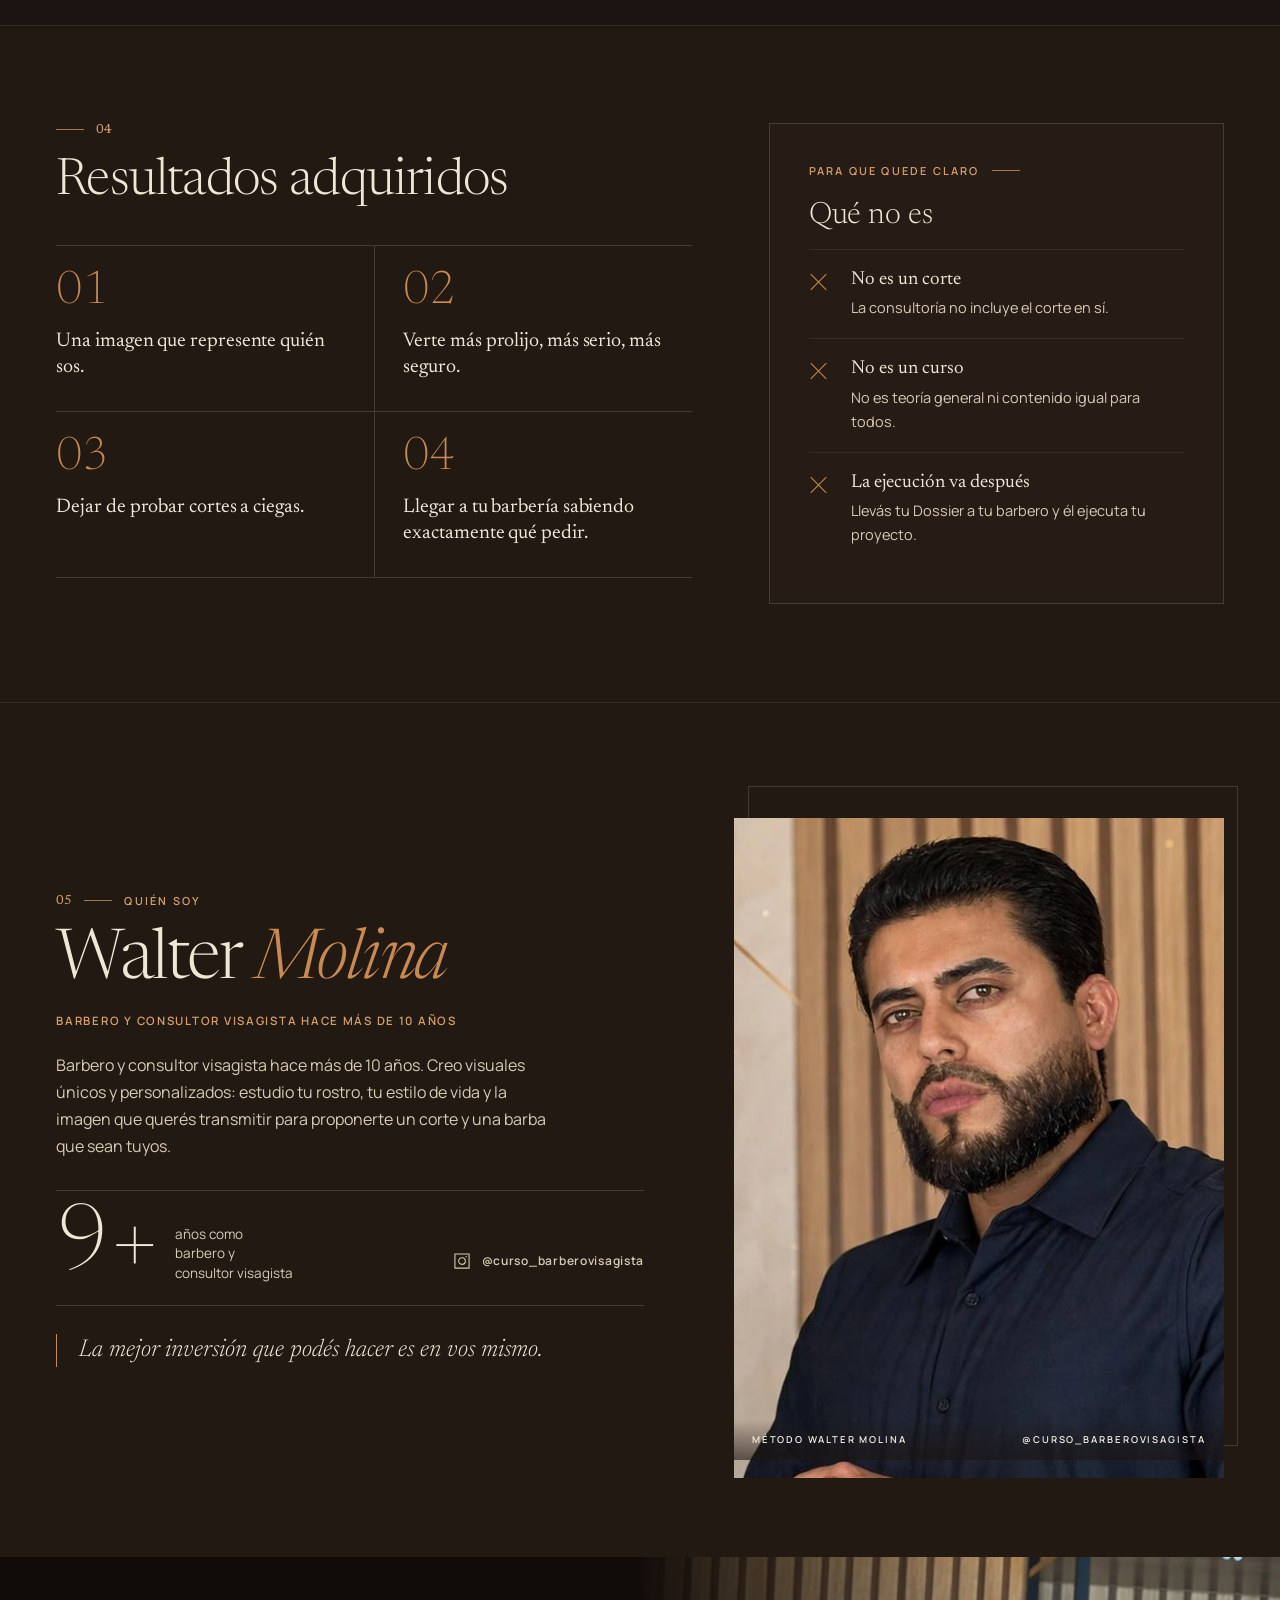
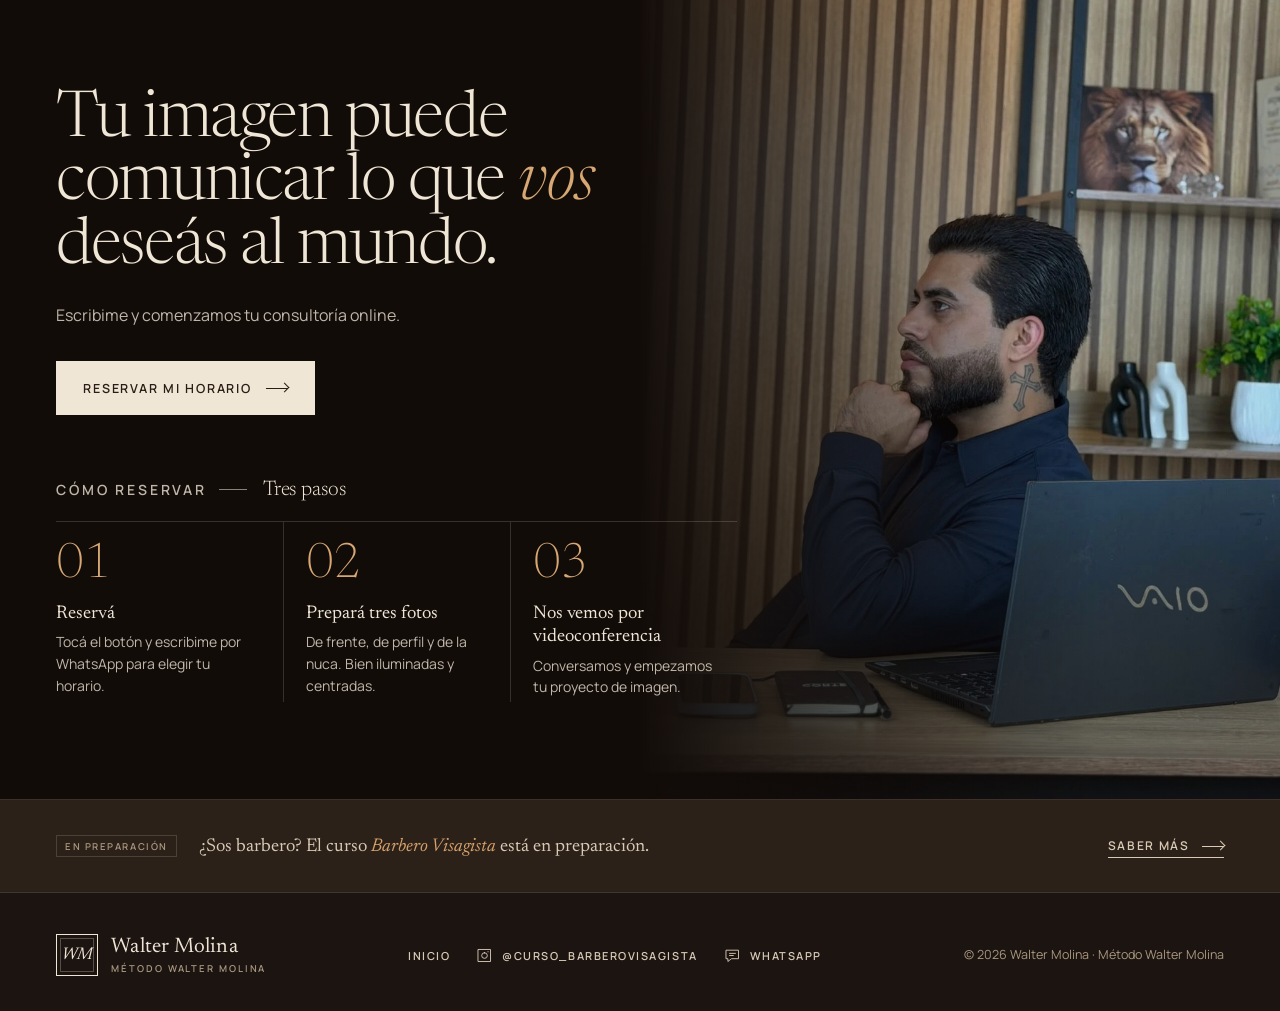
<file: v2/consultoria.html>
<!doctype html>
<html lang="es" data-langs="es pt" data-v="2" data-page="consultoria" data-theme-default="oscuro" data-testimonios-default="0">
<head>
<meta charset="utf-8">
<meta name="viewport" content="width=device-width, initial-scale=1">
<title data-i18n="card1_title">Consultoría de visagismo</title>
<meta name="description" content="Consultoría de visagismo online 1 a 1 con Walter Molina: videoconferencia online, proyecto estratégico de imagen y una guía personalizada para mejorar tu imagen.">
<meta name="theme-color" content="#1c1410">
<link rel="icon" href="data:image/svg+xml,%3Csvg xmlns='http://www.w3.org/2000/svg' viewBox='0 0 64 64'%3E%3Crect width='64' height='64' fill='%23f3ece1'/%3E%3Crect x='6.5' y='6.5' width='51' height='51' fill='none' stroke='%23b0743f' stroke-width='2'/%3E%3Ctext x='32' y='41' text-anchor='middle' font-family='Georgia,serif' font-style='italic' font-size='24' fill='%232a1d15'%3EWM%3C/text%3E%3C/svg%3E">
<script src="../assets/js/prefs.js"></script>
<link rel="preconnect" href="https://fonts.googleapis.com">
<link rel="preconnect" href="https://fonts.gstatic.com" crossorigin>
<link href="https://fonts.googleapis.com/css2?family=Manrope:wght@400;500;600;700&family=Newsreader:ital,opsz,wght@0,6..72,200..600;1,6..72,200..600&display=swap" rel="stylesheet">
<link rel="stylesheet" href="../assets/css/wm-base.css">
<link rel="stylesheet" href="style.css">
</head>
<body class="pg-consult">

<svg width="0" height="0" style="position:absolute" aria-hidden="true" focusable="false">
  <symbol id="i-meet" viewBox="0 0 24 24"><path d="M2.5 6.5h13v11h-13z"/><path d="M15.5 10.5l6-3.5v10l-6-3.5"/></symbol>
  <symbol id="i-proj" viewBox="0 0 24 24"><path d="M12 3c-4 0-6.5 3-6.5 7.5 0 5.5 3 9.5 6.5 10.5 3.5-1 6.5-5 6.5-10.5C18.5 6 16 3 12 3z"/><path d="M2.5 10.5h19M12 1.5v21" stroke-dasharray="1.5 2"/></symbol>
  <symbol id="i-doc" viewBox="0 0 24 24"><path d="M5.5 2.5h9l4 4v15h-13z"/><path d="M14.5 2.5v4h4M8.5 11.5h7M8.5 14.5h7M8.5 17.5h4"/></symbol>
  <symbol id="i-wa" viewBox="0 0 24 24"><path d="M3.5 4.5h17v12h-10l-5 4v-4h-2z"/><path d="M8 9h8M8 12h5"/></symbol>
  <symbol id="i-ig" viewBox="0 0 24 24"><path d="M3.5 3.5h17v17h-17z"/><path d="M12 8a4 4 0 1 1 0 8a4 4 0 1 1 0-8z"/><path d="M17 6.6v.2"/></symbol>
  <symbol id="i-drag" viewBox="0 0 24 24"><path d="M3 12h18M7 8l-4 4 4 4M17 8l4 4-4 4"/></symbol>
</svg>

<a class="skip" href="#main" data-i18n="skip_content">Saltar al contenido</a>

<!-- ================================================================ HEADER -->
<header class="hdr">
  <div class="hdr__in">
    <a class="logo" href="index.html" data-i18n-attr="aria-label:nav_home" aria-label="Inicio">
      <span class="mono" aria-hidden="true">WM</span>
      <span class="logo__txt"><b>Walter Molina</b><small data-i18n="role_short">Barbero · Consultor visagista</small></span>
    </a>
    <nav class="nav" id="nav" data-i18n-attr="aria-label:v2_menu" aria-label="Menú">
      <a href="#inicio" aria-current="page" data-i18n="nav_consult">Consultoría</a>
      <a href="#sesion" data-i18n="nav_how">Cómo funciona</a>
      <a href="#resultados" data-i18n="nav_results">Resultados</a>
      <a href="#testimonios" data-testimonios data-i18n="nav_testimonials">Testimonios</a>
      <a href="#curso" class="nav__soon" data-curso aria-haspopup="dialog"><span data-i18n="nav_course">Curso</span><span class="badge" data-i18n="badge_soon">En preparación</span></a>
      <div class="lang lang--menu" role="group" aria-label="ES · PT">
        <button type="button" data-lang-btn="es">ES</button><button type="button" data-lang-btn="pt">PT</button>
      </div>
    </nav>
    <div class="lang" role="group" aria-label="ES · PT">
      <button type="button" data-lang-btn="es">ES</button><button type="button" data-lang-btn="pt">PT</button>
    </div>
    <a class="btn btn--sm hdr__cta" href="#reservar" data-wa="consultoria" data-i18n="cta_book_short">Reservar</a>
    <button class="menu-btn" type="button" aria-expanded="false" aria-controls="nav"><span class="menu-btn__l" data-i18n="v2_menu">Menú</span><span class="menu-btn__i" aria-hidden="true"><i></i><i></i></span></button>
  </div>
  <span class="hdr__progress" aria-hidden="true"></span>
</header>

<main id="main">

<!-- ================================================================== HERO -->
<section class="hero" id="inicio" aria-labelledby="hero-t">
  <div class="hero__txt">
    <div class="hero__top">
      <p class="kicker kicker--plain" data-reveal data-i18n="c_kicker">Método Walter Molina · Consultoría online</p>
      <h1 class="h1" id="hero-t" data-split data-reveal="words" style="--d:.1s" data-i18n="c_title">Descubrí tu mejor corte y tu mejor <em>barba</em></h1>
      <p class="lead" data-reveal style="--d:.55s" data-i18n="c_lead">Para hombres que van a la barbería y salen siempre igual.</p>
      <div class="hero__cta" data-reveal style="--d:.7s">
        <a class="btn" href="#reservar" data-wa="consultoria"><span data-i18n="cta_book">Reservar mi horario</span><i class="arr" aria-hidden="true"></i></a>
        <a class="link" href="#sesion" data-i18n="nav_how">Cómo funciona</a>
      </div>
    </div>
    <ul class="metas">
      <li><svg class="ico" aria-hidden="true"><use href="#i-meet"/></svg><span data-i18n="c_meta1">Videoconferencia online conmigo</span></li>
      <li><svg class="ico" aria-hidden="true"><use href="#i-proj"/></svg><span data-i18n="c_meta2">Proyecto estratégico de imagen</span></li>
      <li><svg class="ico" aria-hidden="true"><use href="#i-doc"/></svg><span data-i18n="c_meta3">Guía personalizada para mejorar tu imagen</span></li>
    </ul>
  </div>
  <div class="hero__media" data-view>
    <span class="hero__side" aria-hidden="true" data-i18n="brand_method">Método Walter Molina</span>
    <div class="hero__fill" aria-hidden="true">
      <img src="../assets/video/apresentacao.jpg" alt="">
    </div>
    <!-- video de presentación: Walter hablando mientras aparecen los antes y después (formato C, editado) -->
    <div class="hero__frame" data-reveal="img" style="--d:.05s">
      <div class="hero__player" data-wm-player-slot="top" data-wm-fmt="c" data-wm-start="click"></div>
    </div>
  </div>
</section>

<!-- ================================================================= CITA -->
<section class="quote" aria-label="Walter Molina">
  <div class="quote__ph" data-view aria-hidden="true">
    <img src="../assets/img/walter-face.jpg" alt="" width="480" height="480" loading="lazy">
  </div>
  <div class="quote__in">
    <span class="quote__mark" aria-hidden="true" data-reveal>“</span>
    <blockquote class="quote__q" data-reveal style="--d:.1s"><p data-i18n="c_quote">Nunca más vas a tener una <em>segunda</em> oportunidad de causar una buena <em>primera</em> impresión.</p></blockquote>
    <p class="quote__by" data-reveal style="--d:.25s">
      <span><b data-i18n="c_quote_by">Walter Molina</b> · <span data-i18n="role_short">Barbero · Consultor visagista</span></span>
    </p>
  </div>
</section>

<!-- ========================================================= PARA QUIÉN ES -->
<section class="pq" id="para-quien" aria-labelledby="pq-t">
  <div class="wrap">
    <header class="pq__head">
      <p class="kicker" data-reveal data-i18n="pq_kicker">Para quién es</p>
      <h2 class="h2" id="pq-t" data-reveal data-i18n="pq_title">Para el hombre que va a la barbería y sale <em>siempre igual</em></h2>
    </header>
    <ul class="pq__list">
      <li data-reveal><span class="pq__n" aria-hidden="true">i.</span><h3 data-i18n="pq1_t">Pedís lo mismo de siempre</h3><p data-i18n="pq1_d"></p></li>
      <li data-reveal style="--d:.08s"><span class="pq__n" aria-hidden="true">ii.</span><h3 data-i18n="pq2_t">Copiás el corte de otro</h3><p data-i18n="pq2_d"></p></li>
      <li data-reveal style="--d:.16s"><span class="pq__n" aria-hidden="true">iii.</span><h3 data-i18n="pq3_t">Tu barba no te convence</h3><p data-i18n="pq3_d"></p></li>
      <li data-reveal style="--d:.24s"><span class="pq__n" aria-hidden="true">iv.</span><h3 data-i18n="pq4_t">No sabés qué pedirle al barbero</h3><p data-i18n="pq4_d"></p></li>
    </ul>
  </div>
</section>

<!-- ============================================================ LA SESIÓN -->
<section class="sess" id="sesion" aria-labelledby="sess-t">
  <div class="wrap sess__grid">
    <header class="sess__head">
      <p class="kicker" data-reveal><span class="kicker__n">01</span><span data-i18n="c_how_kicker">La sesión</span></p>
      <h2 class="h2" id="sess-t" data-reveal data-i18n="c_how_title">Qué vas a tener</h2>
      <p class="lead" data-reveal data-i18n="c_how_lead">Una videoconferencia online 1 a 1 conmigo, sin apuro, para entender tu caso y armar tu proyecto de imagen.</p>
    </header>

    <div class="sess__media" aria-hidden="true">
      <div class="sess__frame">
        <!-- 01 · PENDIENTE: foto de Walter mostrando la foto en la notebook (por ahora: Walter con el boceto) -->
        <img class="is-on" src="../assets/img/walter-boceto.jpg" alt="" loading="lazy" style="--pos:50% 30%">
        <div class="shot shot--lines">
          <img src="../assets/img/ba5-antes.jpg" alt="" loading="lazy" data-focus="off">
          <svg class="guides" viewBox="0 0 720 1280" preserveAspectRatio="xMidYMid slice">
            <!-- contorno y volumen del cabello -->
            <path pathLength="1" d="M170 640C150 560 160 460 220 385C280 320 360 300 420 320C500 345 570 410 588 500C598 560 585 620 560 660"/>
            <path pathLength="1" d="M430 330C480 370 525 430 540 500C548 540 548 580 540 620"/>
            <path pathLength="1" d="M250 370C220 420 205 480 212 540C216 580 224 610 230 640"/>
            <!-- mandíbula y barba -->
            <path pathLength="1" d="M205 660C190 780 260 900 362 935C460 915 520 820 525 690"/>
            <!-- eje y tercios del rostro -->
            <path class="g" pathLength="1" d="M372 300V950"/>
            <path class="g" pathLength="1" d="M290 440H480M250 548H500M240 680H520M290 850H460"/>
            <path class="g" pathLength="1" d="M250 588H500"/>
            <circle cx="205" cy="660" r="5"/><circle cx="525" cy="690" r="5"/><circle cx="362" cy="935" r="5"/>
            <circle cx="250" cy="588" r="4"/><circle cx="500" cy="588" r="4"/><circle cx="372" cy="440" r="4"/>
          </svg>
        </div>
        <img src="../assets/img/ba5-despues.jpg" alt="" loading="lazy" style="--pos:50% 45%">
        <!-- 04 · PENDIENTE: foto del producto Keune (el señor clásico de Keune) -->
        <img src="../assets/img/keune-productos.jpg" alt="" loading="lazy" style="--pos:42% 50%">
      </div>
      <div class="sess__info">
        <p class="sess__count"><span class="num"><span class="sess__cur">01</span><small> / 04</small></span><span data-i18n="v2_sess_lbl">Videoconferencia</span></p>
        <p class="sess__now"></p>
      </div>
    </div>

    <ol class="items">
      <li class="item is-active" data-reveal><span class="item__n" aria-hidden="true">01</span><div><h3 class="h3" data-i18n="how1_t">Escucha activa</h3><p data-i18n="how1_d"></p></div></li>
      <li class="item" data-reveal><span class="item__n" aria-hidden="true">02</span><div><h3 class="h3" data-i18n="v2_how2_t">Análisis facial y diagnóstico de cabello y barba</h3><p data-i18n="v2_how2_d"></p></div></li>
      <li class="item" data-reveal><span class="item__n" aria-hidden="true">03</span><div><h3 class="h3" data-i18n="how4_t">Proyecto de imagen</h3><p data-i18n="how4_d"></p></div></li>
      <li class="item" data-reveal><span class="item__n" aria-hidden="true">04</span><div><h3 class="h3" data-i18n="how5_t">Productos y finalización</h3><p data-i18n="how5_d"></p></div></li>
    </ol>
  </div>
</section>

<!-- ============================================================== DOSSIER -->
<section class="dos deep" id="dossier" aria-labelledby="dos-t">
  <div class="wrap dos__grid">
    <div class="dos__txt">
      <p class="kicker" data-reveal><span class="kicker__n">02</span><span data-i18n="c_dossier_kicker">Después de la videollamada</span></p>
      <h2 class="h2" id="dos-t" data-reveal data-i18n="c_dossier_title">Te llevás el <em>Dossier</em></h2>
      <p class="lead" data-reveal data-i18n="c_dossier_text"></p>
      <ol class="dlist">
        <li data-reveal><span class="dlist__n" aria-hidden="true">i.</span><span data-i18n="d1">Indicaciones técnicas para tu barbero</span></li>
        <li data-reveal style="--d:.1s"><span class="dlist__n" aria-hidden="true">ii.</span><span data-i18n="d2">Referencias visuales de corte y barba</span></li>
        <li data-reveal style="--d:.2s"><span class="dlist__n" aria-hidden="true">iii.</span><span data-i18n="d3">Cuidados y productos recomendados</span></li>
      </ol>
    </div>

    <div class="doc" data-reveal data-view aria-hidden="true">
      <div class="doc__back"></div>
      <div class="sheet">
        <div class="sheet__top piece" style="--k:0"><span data-i18n="brand_method">Método Walter Molina</span><span class="mono">WM</span></div>
        <p class="sheet__title piece" style="--k:1">Dossier</p>
        <div class="sheet__who piece" style="--k:1"><span class="ln" style="--w:34%"></span><span class="ln ln--c" style="--w:18%"></span></div>
        <div class="sheet__sec piece" style="--k:2">
          <p class="sheet__h"><b>01</b><span data-i18n="how2_t">Análisis facial</span></p>
          <div class="sheet__face">
            <svg class="face" viewBox="0 0 72 86">
              <path class="g" pathLength="1" d="M2 24H70M2 46H70M2 68H70M36 2V84"/>
              <path pathLength="1" d="M36 8C22 8 15 19 15 36c0 21 9 39 21 43 12-4 21-22 21-43C57 19 50 8 36 8Z"/>
              <path pathLength="1" d="M24 40h8M40 40h8M36 42v11M30 61h12"/>
            </svg>
            <div><span class="ln" style="--w:92%"></span><span class="ln" style="--w:78%"></span><span class="ln" style="--w:86%"></span><span class="ln ln--c" style="--w:40%"></span></div>
          </div>
        </div>
        <div class="sheet__sec piece" style="--k:3">
          <p class="sheet__h"><b>02</b><span data-i18n="d1">Indicaciones técnicas para tu barbero</span></p>
          <span class="ln" style="--w:96%"></span><span class="ln" style="--w:88%"></span><span class="ln" style="--w:64%"></span>
        </div>
        <div class="sheet__sec piece" style="--k:4">
          <p class="sheet__h"><b>03</b><span data-i18n="d2">Referencias visuales de corte y barba</span></p>
          <div class="refs">
            <img src="../assets/img/ba3-despues.jpg" alt="" loading="lazy">
            <img src="../assets/img/mika-despues.jpg" alt="" loading="lazy" style="object-position:46% 40%">
            <img src="../assets/img/ba1-despues.jpg" alt="" loading="lazy">
          </div>
        </div>
        <div class="sheet__sec piece" style="--k:5">
          <p class="sheet__h"><b>04</b><span data-i18n="d3">Cuidados y productos recomendados</span></p>
          <ul class="checks">
            <li><i></i><span class="ln" style="--w:90%"></span></li>
            <li><i></i><span class="ln" style="--w:70%"></span></li>
            <li><i></i><span class="ln" style="--w:80%"></span></li>
            <li><i></i><span class="ln" style="--w:60%"></span></li>
          </ul>
        </div>
        <div class="sheet__foot piece" style="--k:6"><span data-i18n="c_meta3">Guía personalizada para mejorar tu imagen</span><em>Walter Molina</em></div>
      </div>
    </div>
  </div>
</section>

<!-- =========================================================== RESULTADOS -->
<section class="res" id="resultados" aria-labelledby="res-t">
  <div class="res__grid">
    <header class="res__head">
      <p class="kicker" data-reveal><span class="kicker__n">03</span><span data-i18n="c_results_kicker">Resultados</span></p>
      <h2 class="h2" id="res-t" data-reveal data-i18n="c_results_title">Antes y después</h2>
      <p class="lead" data-reveal data-i18n="c_results_lead"></p>
      <p class="hint" data-reveal><svg class="ico" aria-hidden="true"><use href="#i-drag"/></svg><span data-i18n="drag_hint">Deslizá para comparar</span></p>
    </header>

    <div class="res__list" role="group" data-i18n-attr="aria-label:c_results_title" aria-label="Antes y después">
      <figure class="bac" data-reveal style="--k:0">
        <div class="ba" data-ba="50">
          <img class="ba__img ba__img--after" src="../assets/img/ba1-despues.jpg" alt="Barba y canas" data-i18n-attr="alt:ba1" loading="lazy">
          <span class="ba__tag ba__tag--a" data-i18n="after">Después</span>
          <div class="ba__before"><img class="ba__img" src="../assets/img/ba1-antes.jpg" alt="Antes" data-i18n-attr="alt:before" loading="lazy"><span class="ba__tag ba__tag--b" data-i18n="before">Antes</span></div>
          <span class="ba__handle" data-i18n-attr="aria-label:drag_hint" aria-label="Deslizá para comparar"></span>
        </div>
      </figure>
      <figure class="bac" data-reveal style="--k:1">
        <div class="ba" data-ba="50">
          <img class="ba__img ba__img--after" src="../assets/img/mika-despues.jpg" alt="Del largo al corto" data-i18n-attr="alt:ba2" loading="lazy" style="object-position:46% 50%">
          <span class="ba__tag ba__tag--a" data-i18n="after">Después</span>
          <div class="ba__before"><img class="ba__img" src="../assets/img/ba2-antes.jpg" alt="Antes" data-i18n-attr="alt:before" loading="lazy"><span class="ba__tag ba__tag--b" data-i18n="before">Antes</span></div>
          <span class="ba__handle" data-i18n-attr="aria-label:drag_hint" aria-label="Deslizá para comparar"></span>
        </div>
      </figure>
      <figure class="bac" data-reveal style="--k:2">
        <div class="ba" data-ba="50">
          <img class="ba__img ba__img--after" src="../assets/img/ba3-despues.jpg" alt="Barba y degradé" data-i18n-attr="alt:ba3" loading="lazy">
          <span class="ba__tag ba__tag--a" data-i18n="after">Después</span>
          <div class="ba__before"><img class="ba__img" src="../assets/img/ba3-antes.jpg" alt="Antes" data-i18n-attr="alt:before" loading="lazy"><span class="ba__tag ba__tag--b" data-i18n="before">Antes</span></div>
          <span class="ba__handle" data-i18n-attr="aria-label:drag_hint" aria-label="Deslizá para comparar"></span>
        </div>
      </figure>
      <figure class="bac" data-reveal style="--k:3">
        <div class="ba" data-ba="50">
          <img class="ba__img ba__img--after" src="../assets/img/ba4-despues.jpg" alt="Textura y peinado" data-i18n-attr="alt:ba4" loading="lazy">
          <span class="ba__tag ba__tag--a" data-i18n="after">Después</span>
          <div class="ba__before"><img class="ba__img" src="../assets/img/ba4-antes.jpg" alt="Antes" data-i18n-attr="alt:before" loading="lazy"><span class="ba__tag ba__tag--b" data-i18n="before">Antes</span></div>
          <span class="ba__handle" data-i18n-attr="aria-label:drag_hint" aria-label="Deslizá para comparar"></span>
        </div>
      </figure>
    </div>
  </div>
</section>

<!-- ================================================== GANAR + QUÉ NO ES -->
<section class="gain" aria-labelledby="gain-t">
  <div class="wrap gain__grid">
    <div>
      <p class="kicker" data-reveal><span class="kicker__n">04</span></p>
      <h2 class="h2" id="gain-t" data-reveal data-i18n="c_gain_title">Resultados adquiridos</h2>
      <ol class="gains">
        <li data-reveal><span class="num" aria-hidden="true">01</span><p data-i18n="g1"></p></li>
        <li data-reveal style="--d:.1s"><span class="num" aria-hidden="true">02</span><p data-i18n="g2"></p></li>
        <li data-reveal><span class="num" aria-hidden="true">03</span><p data-i18n="g3"></p></li>
        <li data-reveal style="--d:.1s"><span class="num" aria-hidden="true">04</span><p data-i18n="g4"></p></li>
      </ol>
    </div>
    <aside class="not" aria-labelledby="not-t" data-reveal style="--d:.15s">
      <p class="kicker" data-i18n="c_not_kicker">Para que quede claro</p>
      <h3 class="h3" id="not-t" data-i18n="c_not_title">Qué no es</h3>
      <ul class="nots">
        <li><span class="x" aria-hidden="true"></span><div><h4 data-i18n="n1_t">No es un corte</h4><p data-i18n="n1_d"></p></div></li>
        <li><span class="x" aria-hidden="true"></span><div><h4 data-i18n="n2_t">No es un curso</h4><p data-i18n="n2_d"></p></div></li>
        <li><span class="x" aria-hidden="true"></span><div><h4 data-i18n="n3_t">La ejecución va después</h4><p data-i18n="n3_d"></p></div></li>
      </ul>
    </aside>
  </div>
</section>

<!-- ========================================================== TESTIMONIOS -->
<section class="dep" id="testimonios" data-testimonios aria-labelledby="dep-t">
  <div class="wrap">
    <header class="dep__head">
      <div>
        <p class="kicker" data-reveal><span class="kicker__n">05</span><span data-i18n="c_dep_kicker">Testimonios</span></p>
        <h2 class="h2" id="dep-t" data-reveal data-i18n="c_dep_title">Lo que dicen mis clientes</h2>
      </div>
    </header>
    <div class="dep__grid" data-reveal>
      <figure class="dq" style="--k:0">
        <span class="dq__mark" aria-hidden="true">“</span>
        <blockquote><p data-i18n="dep1_q"></p></blockquote>
        <figcaption><b data-i18n="dep1_n">Cliente de ejemplo</b><span data-i18n="dep1_c">Buenos Aires</span></figcaption>
      </figure>
      <figure class="dq" style="--k:1">
        <span class="dq__mark" aria-hidden="true">“</span>
        <blockquote><p data-i18n="dep2_q"></p></blockquote>
        <figcaption><b data-i18n="dep2_n">Cliente de ejemplo</b><span data-i18n="dep2_c">Montevideo</span></figcaption>
      </figure>
      <figure class="dq" style="--k:2">
        <span class="dq__mark" aria-hidden="true">“</span>
        <blockquote><p data-i18n="dep3_q"></p></blockquote>
        <figcaption><b data-i18n="dep3_n">Cliente de ejemplo</b><span data-i18n="dep3_c">Florianópolis</span></figcaption>
      </figure>
    </div>
  </div>
</section>

<!-- ============================================================ QUIÉN SOY -->
<section class="about" id="walter" aria-labelledby="about-t">
  <div class="wrap about__grid">
    <figure class="about__ph" data-view>
      <div class="about__frame" data-reveal="img">
        <img src="../assets/img/walter-wood-centro.jpg" alt="Walter Molina" data-i18n-attr="alt:brand" width="588" height="1120" loading="lazy" data-focus="off">
      </div>
      <figcaption class="about__cap" aria-hidden="true"><span data-i18n="brand_method">Método Walter Molina</span><span data-i18n="ig_handle">@curso_barberovisagista</span></figcaption>
    </figure>
    <div class="about__txt">
      <p class="kicker" data-reveal><span class="kicker__n">06</span><span data-i18n="c_about_kicker">Quién soy</span></p>
      <h2 class="h1 about__name" id="about-t" data-reveal>Walter <em>Molina</em></h2>
      <p class="about__role" data-reveal data-i18n="role">Barbero y consultor visagista hace más de 10 años</p>
      <p class="lead" data-reveal data-i18n="c_about_text"></p>
      <div class="about__facts" data-reveal>
        <p class="years"><span class="num"><span data-count="10">10</span>+</span><span class="years__l" data-i18n="years_label">años como barbero y consultor visagista</span></p>
        <a class="ig" href="https://www.instagram.com/curso_barberovisagista/" target="_blank" rel="noopener"><svg class="ico" aria-hidden="true"><use href="#i-ig"/></svg><span data-i18n="ig_handle">@curso_barberovisagista</span></a>
      </div>
      <blockquote class="about__q" data-reveal><p data-i18n="c_about_quote">La mejor inversión que podés hacer es en vos mismo.</p></blockquote>
    </div>
  </div>
</section>

<!-- =============================================================== CIERRE -->
<section class="fin deep" id="reservar" aria-labelledby="fin-t">
  <div class="fin__ph" data-view aria-hidden="true">
    <img src="../assets/img/walter-mesa.jpg" alt="" width="1020" height="1600" loading="lazy" data-focus="off">
  </div>
  <div class="wrap fin__grid">
    <div class="fin__txt">
      <p class="kicker" data-reveal><span class="kicker__n">07</span><span data-i18n="c_final_kicker">Tu próximo paso</span></p>
      <h2 class="h1" id="fin-t" data-split data-reveal="words" data-i18n="c_final_title">Tu imagen puede comunicar lo que <em>vos</em> deseás al mundo.</h2>
      <p class="lead" data-reveal data-i18n="c_final_text">Escribime y comenzamos tu consultoría online.</p>
      <div class="fin__cta" data-reveal><a class="btn btn--light" href="#reservar" data-wa="consultoria"><span data-i18n="cta_book">Reservar mi horario</span><i class="arr" aria-hidden="true"></i></a></div>
    </div>
    <div class="steps" aria-labelledby="steps-t">
      <div class="steps__t" data-reveal>
        <p class="kicker" data-i18n="c_steps_kicker">Cómo reservar</p>
        <h3 class="h3" id="steps-t" data-i18n="c_steps_title">Tres pasos</h3>
      </div>
      <ol>
        <li data-reveal><span class="num" aria-hidden="true">01</span><h4 data-i18n="step1_t">Reservá</h4><p data-i18n="step1_d"></p></li>
        <li data-reveal style="--d:.1s"><span class="num" aria-hidden="true">02</span><h4 data-i18n="step2_t">Prepará tres fotos</h4><p data-i18n="step2_d"></p></li>
        <li data-reveal style="--d:.2s"><span class="num" aria-hidden="true">03</span><h4 data-i18n="step3_t">Nos vemos por videoconferencia</h4><p data-i18n="step3_d"></p></li>
      </ol>
    </div>
  </div>
</section>

<!-- ======================================================== FRANJA CURSO -->
<aside class="strip" data-i18n-attr="aria-label:course_kicker" aria-label="Curso online">
  <div class="wrap strip__in">
    <span class="badge" data-i18n="badge_soon">En preparación</span>
    <p class="strip__t" data-i18n="course_strip">¿Sos barbero? El curso <em>Barbero Visagista</em> está en preparación.</p>
    <a class="link" href="#curso" data-curso aria-haspopup="dialog"><span data-i18n="course_strip_cta">Saber más</span><i class="arr" aria-hidden="true"></i></a>
  </div>
</aside>

</main>

<!-- ================================================================= PIE -->
<footer class="ftr">
  <div class="wrap ftr__in">
    <a class="logo" href="index.html">
      <span class="mono" aria-hidden="true">WM</span>
      <span class="logo__txt"><b>Walter Molina</b><small data-i18n="brand_method">Método Walter Molina</small></span>
    </a>
    <nav class="ftr__links" data-i18n-attr="aria-label:brand" aria-label="Walter Molina">
      <a href="index.html" data-i18n="nav_home">Inicio</a>
      <a href="https://www.instagram.com/curso_barberovisagista/" target="_blank" rel="noopener"><svg class="ico" aria-hidden="true"><use href="#i-ig"/></svg><span data-i18n="ig_handle">@curso_barberovisagista</span></a>
      <a href="#reservar" data-wa="consultoria"><svg class="ico" aria-hidden="true"><use href="#i-wa"/></svg><span data-i18n="wa_label">WhatsApp</span></a>
    </nav>
    <p class="ftr__legal" data-i18n="footer_rights">© 2026 Walter Molina · Método Walter Molina</p>
  </div>
</footer>

<script src="../assets/js/content.js"></script>
<script src="textos.js"></script>
<script src="../assets/js/site.js"></script>
<script src="../assets/js/wm.js"></script>
<script src="app.js"></script>
</body>
</html>
</file>
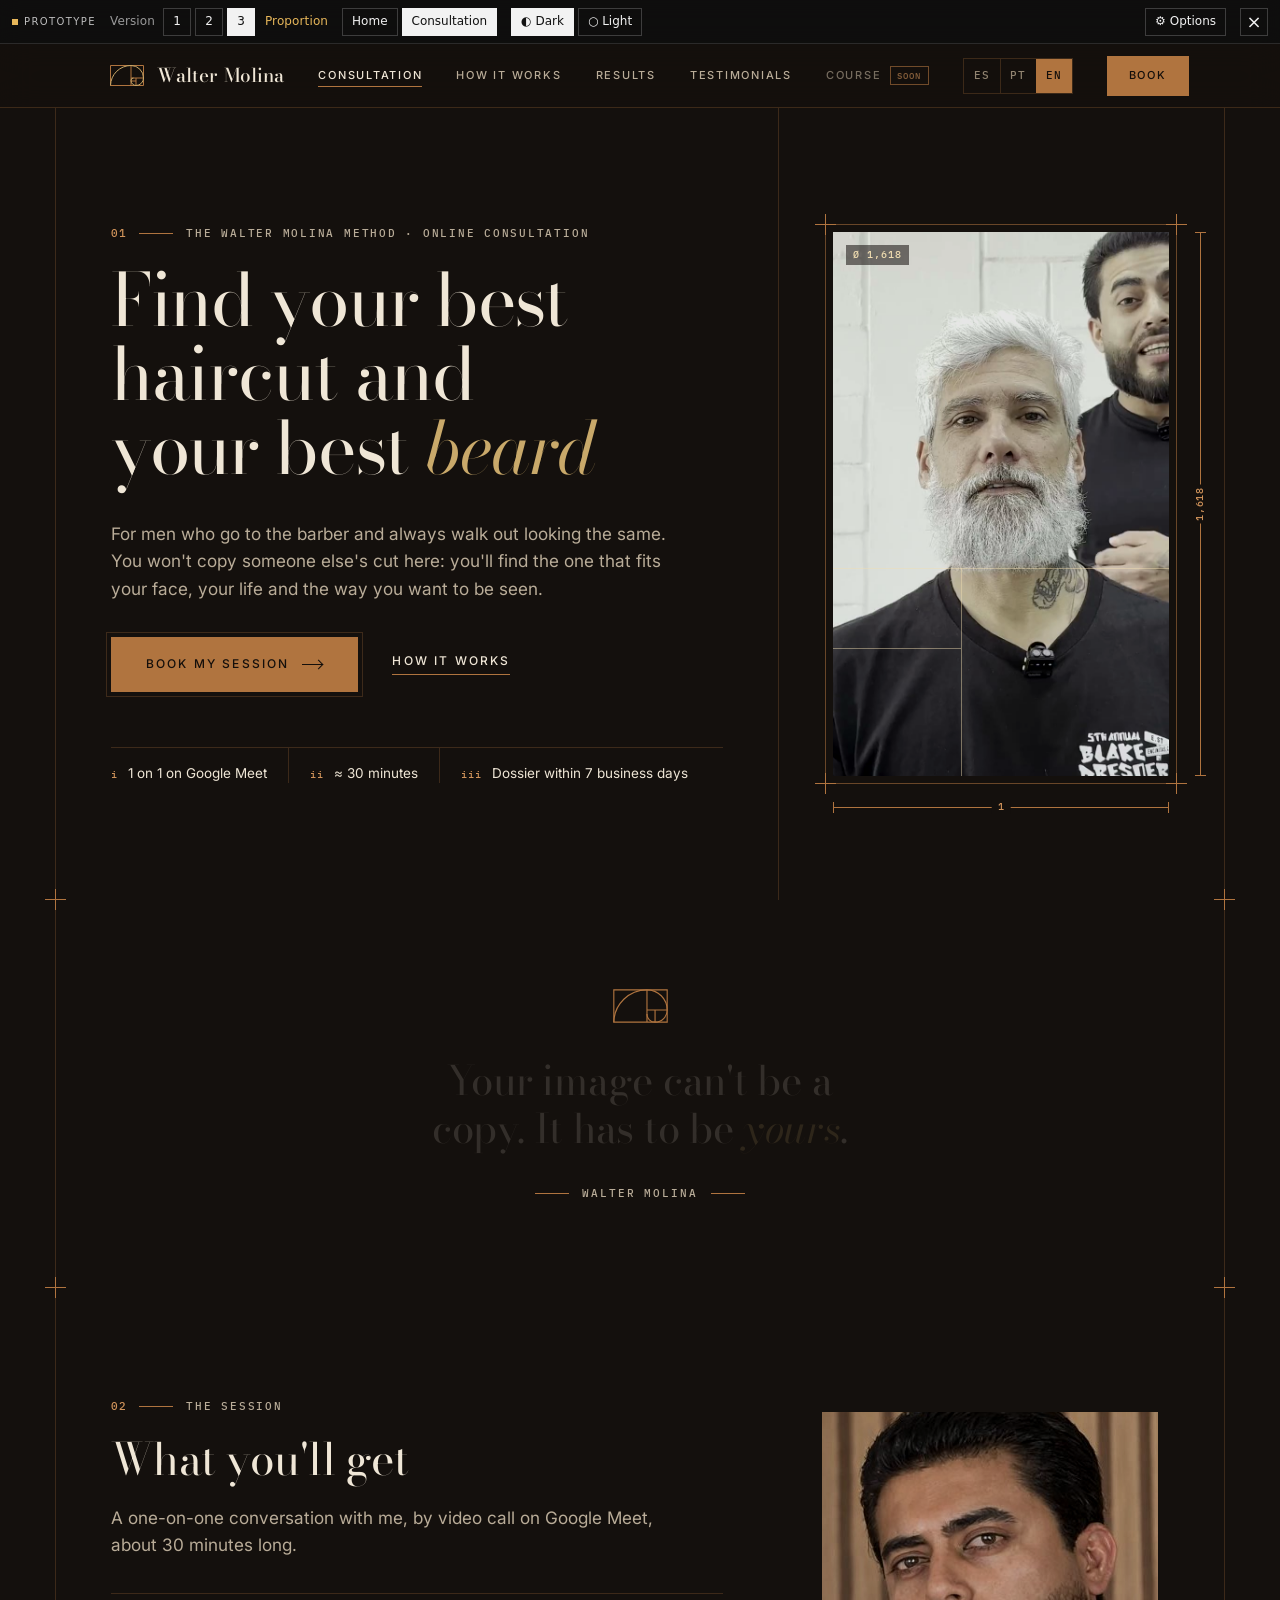
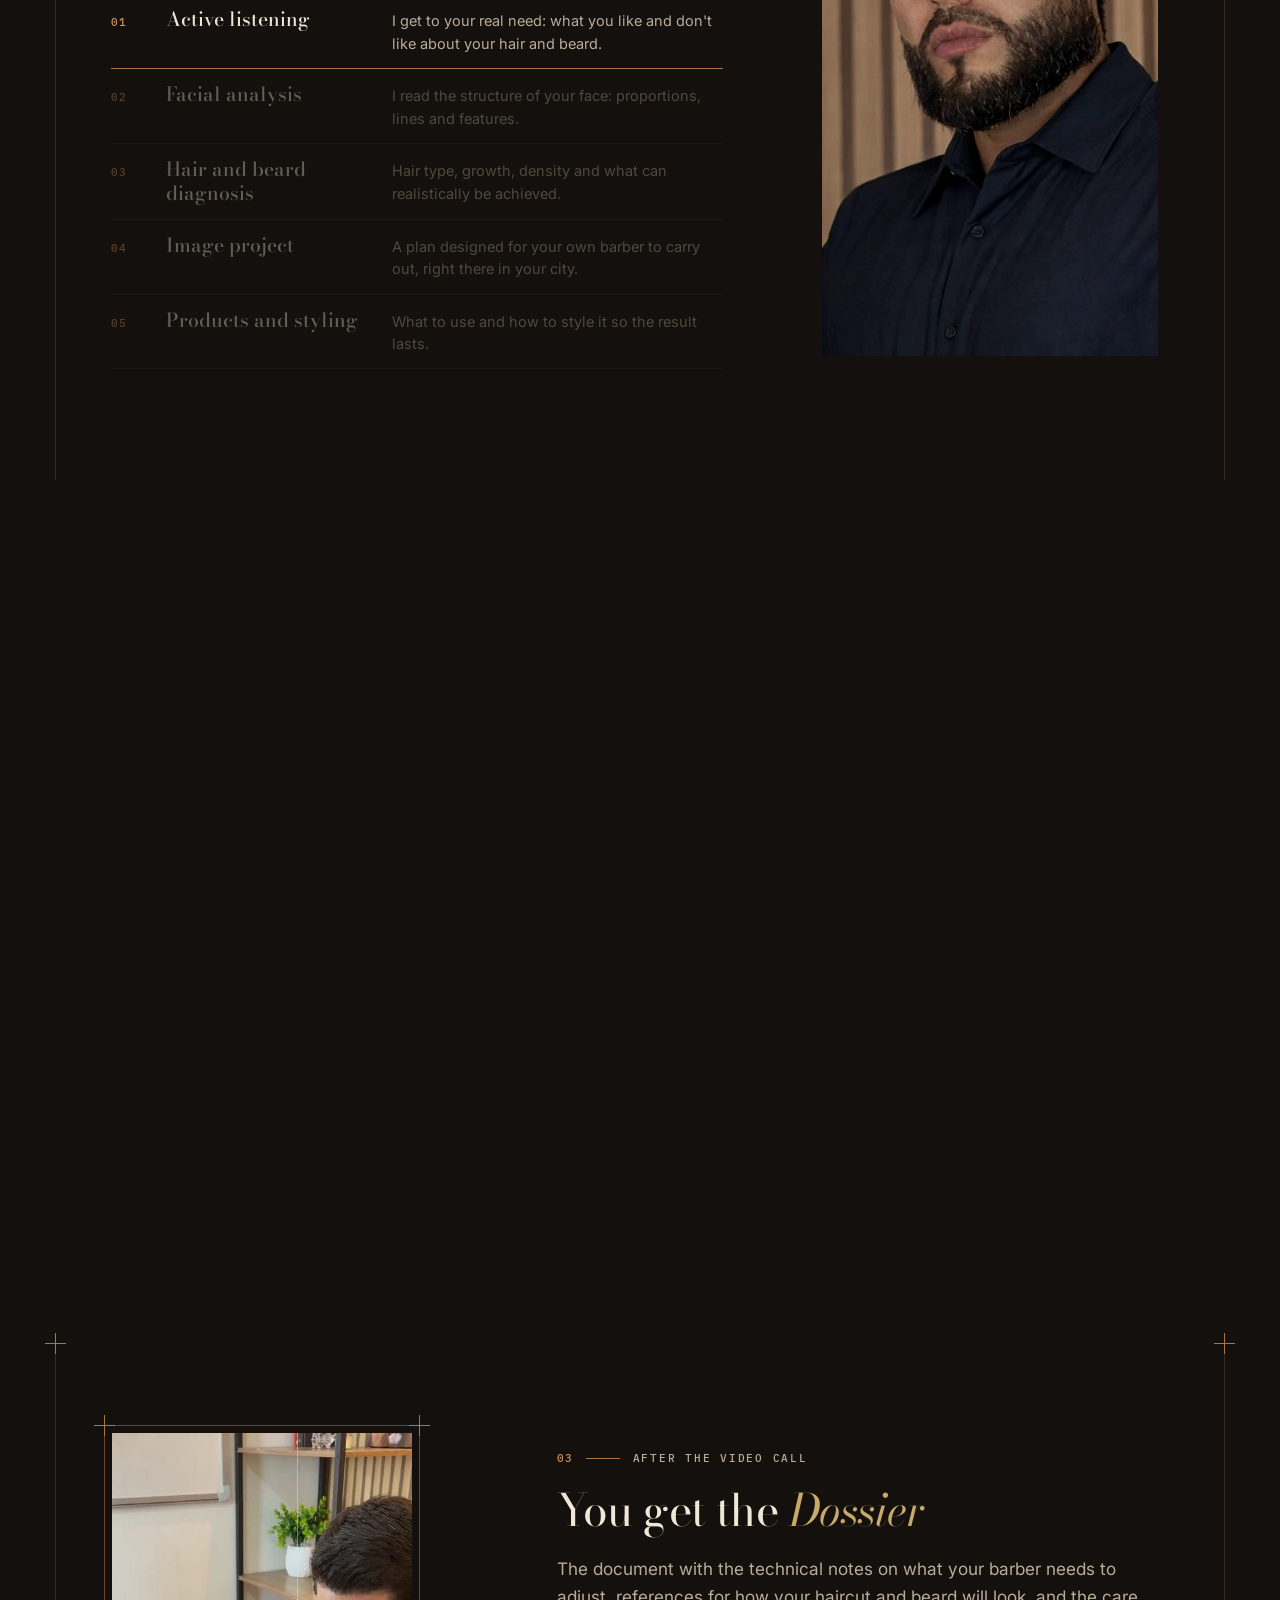
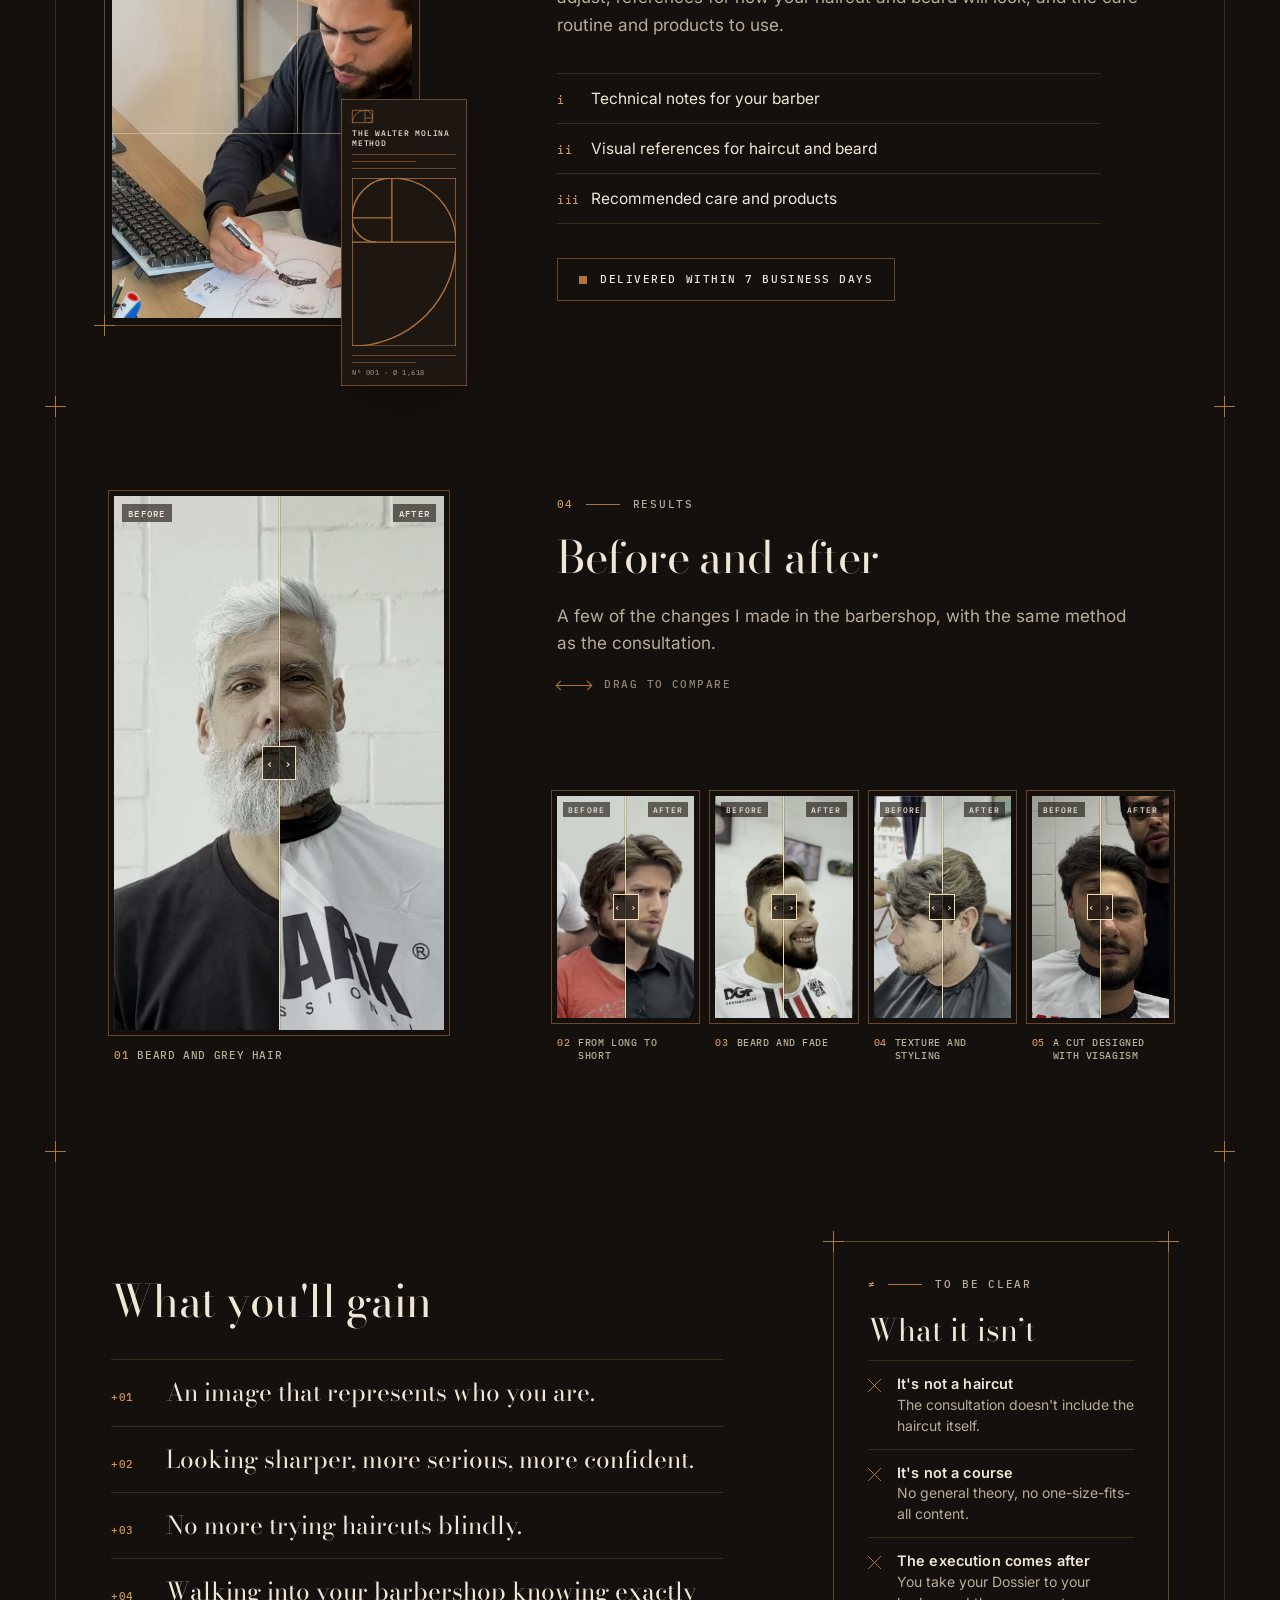
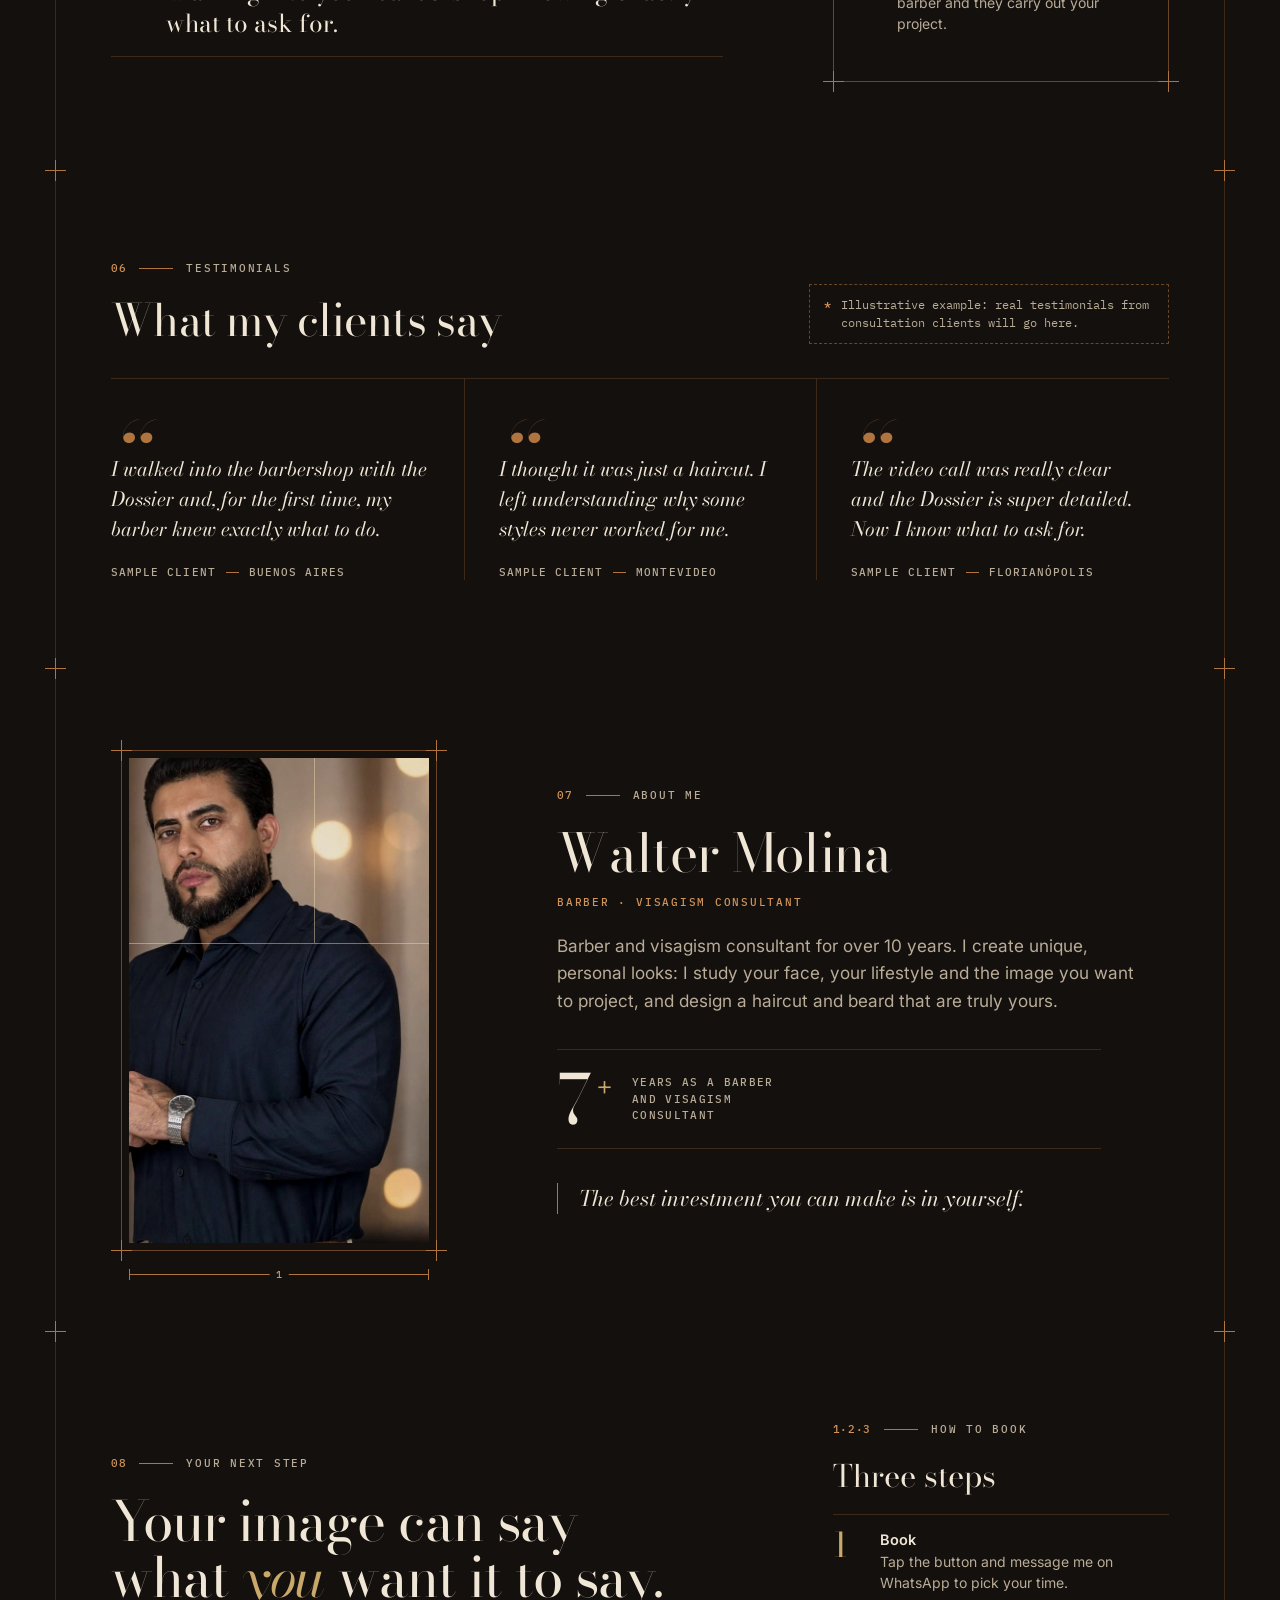
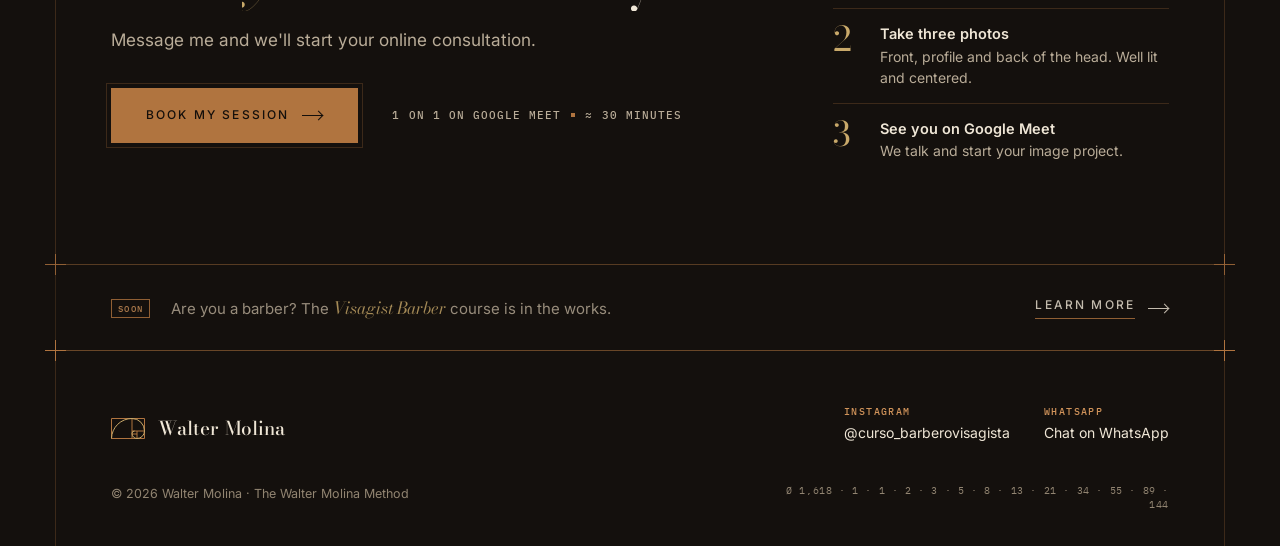
<file: v3/consultoria.html>
<!doctype html>
<html lang="es" data-v="3" data-page="consultoria" data-theme-default="oscuro">
<head>
<meta charset="utf-8">
<meta name="viewport" content="width=device-width, initial-scale=1">
<title>Consultoría de visagismo online — Walter Molina</title>
<meta name="description" content="Consultoría de visagismo online 1 a 1 con Walter Molina: videollamada por Google Meet y Dossier con tu proyecto de imagen.">
<meta name="robots" content="noindex">
<meta name="theme-color" content="#14100d">
<link rel="icon" href="data:image/svg+xml,%3Csvg xmlns='http://www.w3.org/2000/svg' viewBox='-3 -9 40 40'%3E%3Crect x='-3' y='-9' width='40' height='40' fill='%2314100d'/%3E%3Cg fill='none' stroke='%23c9a96a' stroke-width='1.4'%3E%3Cpath d='M0 0h34v21H0zM21 0v21M21 13h13M26 13v8'/%3E%3Cpath d='M0 21A21 21 0 0 1 21 0A13 13 0 0 1 34 13A8 8 0 0 1 26 21A5 5 0 0 1 21 16'/%3E%3C/g%3E%3C/svg%3E">
<script src="../assets/js/prefs.js"></script>
<link rel="preconnect" href="https://fonts.googleapis.com">
<link rel="preconnect" href="https://fonts.gstatic.com" crossorigin>
<link href="https://fonts.googleapis.com/css2?family=Bodoni+Moda:ital,opsz,wght@0,6..96,400..600;1,6..96,400..600&family=IBM+Plex+Mono:wght@400;500&family=Inter:wght@300..600&display=swap" rel="stylesheet">
<link rel="stylesheet" href="../assets/css/wm-base.css">
<link rel="stylesheet" href="style.css">
</head>
<body class="p-cons">
<a class="skip" href="#main" data-i18n="skip_content">Saltar al contenido</a>

<!-- ================================================================ HEADER -->
<header class="hdr" data-hdr>
  <div class="wrap hdr__in">
    <a class="brand" href="index.html" aria-label="Walter Molina · Inicio" data-i18n-attr="aria-label:nav_home">
      <svg class="brand__mark" viewBox="0 0 34 21" aria-hidden="true" focusable="false"><path d="M.5.5h33v20H.5zM21 .5v20M21 13h12.5M26 13v7.5M21 16h5"/><path class="brand__sp" d="M.5 20.5A20.5 20.5 0 0 1 21 .5A12.5 12.5 0 0 1 33.5 13A7.5 7.5 0 0 1 26 20.5A5 5 0 0 1 21 15.5A2.5 2.5 0 0 1 23.5 13"/></svg>
      <span class="brand__name" data-i18n="brand">Walter Molina</span>
    </a>
    <nav class="nav" id="nav" aria-label="Menú">
      <a href="#consultoria" data-nav="consultoria" data-i18n="nav_consult">Consultoría</a>
      <a href="#sesion" data-nav="sesion" data-i18n="nav_how">Cómo funciona</a>
      <a href="#resultados" data-nav="resultados" data-i18n="nav_results">Resultados</a>
      <a href="#testimonios" data-nav="testimonios" data-testimonios data-i18n="nav_testimonials">Testimonios</a>
      <button type="button" class="nav__course" data-curso><span data-i18n="nav_course">Curso</span><span class="badge" data-i18n="badge_soon">Pronto</span></button>
      <div class="lang lang--nav" role="group" aria-label="Idioma / Language">
        <button type="button" data-lang-btn="es">ES</button><button type="button" data-lang-btn="pt">PT</button><button type="button" data-lang-btn="en">EN</button>
      </div>
    </nav>
    <div class="lang lang--hdr" role="group" aria-label="Idioma / Language">
      <button type="button" data-lang-btn="es">ES</button><button type="button" data-lang-btn="pt">PT</button><button type="button" data-lang-btn="en">EN</button>
    </div>
    <a class="btn btn--sm hdr__cta" href="#reservar" data-wa="consultoria" data-i18n="cta_book_short">Reservar</a>
    <button type="button" class="menu" aria-expanded="false" aria-controls="nav" aria-label="Menú"><i></i></button>
  </div>
  <i class="hdr__prog" aria-hidden="true"></i>
</header>

<main id="main">

<!-- ================================================================ HERO -->
<section class="hero" id="consultoria" aria-labelledby="h1">
  <div class="wrap frame split">
    <div class="hero__txt">
      <p class="kick" data-reveal><b>01</b><span data-i18n="c_kicker">Método Walter Molina · Consultoría online</span></p>
      <h1 class="h1 rise" id="h1" data-split data-i18n="c_title">Descubrí tu mejor corte y tu mejor <em>barba</em></h1>
      <p class="lead" data-reveal style="--d:.5s" data-i18n="c_lead">Para hombres que van a la barbería y salen siempre igual. Acá no copiás un corte de otro: descubrís el que va con tu rostro, tu vida y cómo querés que te vean.</p>
      <div class="hero__cta" data-reveal style="--d:.65s">
        <a class="btn" href="#reservar" data-wa="consultoria"><span data-i18n="cta_book">Reservar mi horario</span><i class="arr" aria-hidden="true"></i></a>
        <a class="tlink" href="#sesion"><span data-i18n="nav_how">Cómo funciona</span></a>
      </div>
      <ul class="meta" data-reveal style="--d:.8s">
        <li><b>i</b><span data-i18n="c_meta1">1 a 1 por Google Meet</span></li>
        <li><b>ii</b><span data-i18n="c_meta2">≈ 30 minutos</span></li>
        <li><b>iii</b><span data-i18n="c_meta3">Dossier en hasta 7 días hábiles</span></li>
      </ul>
    </div>
    <div class="hero__side">
      <i class="vline" aria-hidden="true"></i>
      <figure class="gfig hero__fig" data-reveal style="--d:.2s">
        <div class="gfig__ph">
          <video data-hero-media="video" data-autoplay muted loop playsinline preload="metadata" poster="../assets/video/hero-loop.jpg" src="../assets/video/hero-loop.mp4" aria-hidden="true"></video>
          <img data-hero-media="imagen" src="../assets/img/walter-hero.jpg" alt="Walter Molina" data-i18n-attr="alt:brand" width="1100" height="1458">
        </div>
        <i class="gl gl--y" style="--y:61.8%;--d:.9s" aria-hidden="true"></i>
        <i class="gl gl--x" style="--x:38.2%;--y0:61.8%;--d:1.2s" aria-hidden="true"></i>
        <i class="gl gl--y" style="--y:76.4%;--x1:38.2%;--d:1.45s" aria-hidden="true"></i>
        <i class="xx" aria-hidden="true"></i>
        <span class="dim dim--r" aria-hidden="true"><b>1,618</b></span>
        <span class="dim dim--b" aria-hidden="true"><b>1</b></span>
        <span class="gfig__tag" aria-hidden="true">Ø 1,618</span>
      </figure>
    </div>
  </div>
</section>

<!-- ================================================================ CITA -->
<section class="sec quote" data-view aria-label="Walter Molina">
  <div class="wrap frame">
    <svg class="quote__mark" viewBox="0 0 34 21" aria-hidden="true" focusable="false"><path d="M.5.5h33v20H.5zM21 .5v20M21 13h12.5M26 13v7.5"/><path d="M.5 20.5A20.5 20.5 0 0 1 21 .5A12.5 12.5 0 0 1 33.5 13A7.5 7.5 0 0 1 26 20.5A5 5 0 0 1 21 15.5"/></svg>
    <blockquote>
      <p class="q" data-split data-i18n="c_quote">Tu imagen no puede ser una copia. Tiene que ser <em>la tuya</em>.</p>
      <footer class="q__by" data-i18n="c_quote_by">Walter Molina</footer>
    </blockquote>
  </div>
</section>

<!-- ================================================================ LA SESIÓN · firma áurea -->
<section class="sig" id="sesion" data-scene data-steps="5" data-view aria-labelledby="how-t">
  <div class="sig__pin">
    <div class="wrap frame split">
      <div class="sig__txt">
        <p class="kick"><b>02</b><span data-i18n="c_how_kicker">La sesión</span></p>
        <h2 class="h2" id="how-t" data-i18n="c_how_title">Qué vas a tener</h2>
        <p class="lead sig__lead" data-i18n="c_how_lead">Una conversación 1 a 1 conmigo, por videoconferencia en Google Meet, de aproximadamente 30 minutos.</p>
        <ol class="how">
          <li class="how__it"><span class="how__n">01</span><h3 class="how__t" data-i18n="how1_t">Escucha activa</h3><p class="how__d" data-i18n="how1_d">Entiendo tu necesidad real: qué te gusta y qué no de tu cabello y tu barba.</p></li>
          <li class="how__it"><span class="how__n">02</span><h3 class="how__t" data-i18n="how2_t">Análisis facial</h3><p class="how__d" data-i18n="how2_d">Leo la estructura de tu rostro: proporciones, líneas y rasgos.</p></li>
          <li class="how__it"><span class="how__n">03</span><h3 class="how__t" data-i18n="how3_t">Diagnóstico de cabello y barba</h3><p class="how__d" data-i18n="how3_d">Tipo de cabello, crecimiento, densidad y lo que se puede lograr.</p></li>
          <li class="how__it"><span class="how__n">04</span><h3 class="how__t" data-i18n="how4_t">Proyecto de imagen</h3><p class="how__d" data-i18n="how4_d">Un proyecto pensado para que tu barbero lo ejecute ahí, en tu ciudad.</p></li>
          <li class="how__it"><span class="how__n">05</span><h3 class="how__t" data-i18n="how5_t">Productos y finalización</h3><p class="how__d" data-i18n="how5_d">Qué usar y cómo peinarte para que el resultado se mantenga.</p></li>
        </ol>
      </div>
      <div class="sig__side">
        <i class="vline" aria-hidden="true"></i>
        <figure class="phi sig__fig" data-view>
          <div class="phi__ph"><img src="../assets/img/walter-wood.jpg" data-focus="off" alt="Walter Molina" data-i18n-attr="alt:brand" width="1070" height="1120" loading="lazy"></div>
          <svg class="phi__svg" viewBox="0 0 1000 1618" aria-hidden="true" focusable="false">
            <path class="d f" pathLength="1" style="--a:0;--b:.12" d="M0 0H1000V1618H0Z"/>
            <path class="d" pathLength="1" style="--a:.08;--b:.08" d="M0 618H1000"/>
            <path class="d" pathLength="1" style="--a:.14;--b:.07" d="M382 0V618"/>
            <path class="d" pathLength="1" style="--a:.19;--b:.06" d="M0 382H382"/>
            <path class="d" pathLength="1" style="--a:.23;--b:.05" d="M236.1 382V618"/>
            <path class="d" pathLength="1" style="--a:.26;--b:.04" d="M236.1 472.1H382"/>
            <path class="d" pathLength="1" style="--a:.28;--b:.04" d="M291.8 382V472.1"/>
            <path class="d" pathLength="1" style="--a:.3;--b:.03" d="M236.1 437.7H291.8"/>
            <path class="d" pathLength="1" style="--a:.31;--b:.03" d="M270.5 437.7V472.1"/>
            <path class="d sp" pathLength="1" style="--a:.28;--b:.36" d="M0 1618A1000 1000 0 0 0 1000 618A618 618 0 0 0 382 0A382 382 0 0 0 0 382A236.1 236.1 0 0 0 236.1 618A145.9 145.9 0 0 0 382 472.1A90.2 90.2 0 0 0 291.8 382A55.7 55.7 0 0 0 236.1 437.7A34.4 34.4 0 0 0 270.5 472.1A21.3 21.3 0 0 0 291.8 450.8A13.2 13.2 0 0 0 278.6 437.7"/>
            <path class="d soft" pathLength="1" style="--a:.5;--b:.12" d="M0 0L1000 1618"/>
            <path class="d soft" pathLength="1" style="--a:.54;--b:.1" d="M0 618L1000 0"/>
            <path class="d soft" pathLength="1" style="--a:.58;--b:.1" d="M0 524.1L1000 245.8"/>
            <path class="d ax" pathLength="1" style="--a:.62;--b:.12" d="M403 40L349.7 1240"/>
            <path class="d" pathLength="1" style="--a:.66;--b:.05" d="M236.4 447.2H316.4M276.4 407.2V487.2M266.4 437.2h20v20h-20z"/>
            <path class="d" pathLength="1" style="--a:.68;--b:.05" d="M469.8 387.8H509.8M489.8 367.8V407.8"/>
            <path class="d o" pathLength="1" style="--a:.72;--b:.1" d="M1045 0V1618M1030 0H1060M1030 618H1060M1030 1618H1060"/>
            <path class="d o" pathLength="1" style="--a:.78;--b:.1" d="M0 1663H1000M0 1648V1678M1000 1648V1678"/>
            <path class="d o phi__ruler" pathLength="1" style="--a:.82;--b:.1" d="M-45 172.2V909.2M-60 172.2H-30M-60 343.8H-30M-60 568.2H-30M-60 909.2H-30"/>
          </svg>
          <span class="phi__an" style="--a:.06;left:0;top:-24px">Ø 1,618</span>
          <span class="phi__an phi__an--in" style="--a:.66;left:41.6%;top:2.4%" data-i18n="v3_axis">eje facial</span>
          <span class="phi__an phi__an--in" style="--a:.7;left:30.4%;top:25.4%">φ</span>
          <span class="phi__an phi__an--r" style="--a:.76;top:19.1%">0,618</span>
          <span class="phi__an phi__an--r" style="--a:.8;top:69.1%">1</span>
          <span class="phi__an phi__an--b" style="--a:.84">1</span>
          <span class="phi__an phi__an--ab" style="--a:.9">a / b = 1,618</span>
          <span class="phi__an phi__an--l" style="--a:.86;top:16%">I</span>
          <span class="phi__an phi__an--l" style="--a:.88;top:28.2%">II</span>
          <span class="phi__an phi__an--l" style="--a:.9;top:45.6%">III</span>
        </figure>
      </div>
    </div>
  </div>
</section>

<!-- ================================================================ DOSSIER -->
<section class="sec dos" id="dossier" data-view aria-labelledby="dos-t">
  <div class="wrap frame split split--r">
    <div class="dos__side">
      <figure class="gfig dos__fig" data-reveal>
        <div class="gfig__ph"><img src="../assets/img/consulta-mesa.jpg" alt="Walter Molina" data-i18n-attr="alt:brand" width="640" height="750" loading="lazy"></div>
        <i class="gl gl--y" style="--y:61.8%;--d:.5s" aria-hidden="true"></i>
        <i class="gl gl--x" style="--x:61.8%;--y1:61.8%;--d:.8s" aria-hidden="true"></i>
        <i class="xx" aria-hidden="true"></i>
        <div class="sheet" aria-hidden="true">
          <svg class="sheet__mark" viewBox="0 0 34 21"><path d="M.5.5h33v20H.5zM21 .5v20M21 13h12.5"/><path d="M.5 20.5A20.5 20.5 0 0 1 21 .5A12.5 12.5 0 0 1 33.5 13A7.5 7.5 0 0 1 26 20.5"/></svg>
          <span class="sheet__t" data-i18n="brand_method">Método Walter Molina</span>
          <i class="sheet__l"></i><i class="sheet__l sheet__l--s"></i><i class="sheet__l"></i>
          <span class="sheet__face"><svg viewBox="0 0 60 97"><path d="M0 0H60V97H0ZM0 37H60M23 0V37M0 23H23"/><path d="M0 97A60 60 0 0 0 60 37A37 37 0 0 0 23 0A23 23 0 0 0 0 23A14 14 0 0 0 14 37"/></svg></span>
          <i class="sheet__l"></i><i class="sheet__l sheet__l--s"></i>
          <span class="sheet__n">Nº 001 · Ø 1,618</span>
        </div>
      </figure>
    </div>
    <div class="dos__txt">
      <i class="vline" aria-hidden="true"></i>
      <p class="kick" data-reveal><b>03</b><span data-i18n="c_dossier_kicker">Después de la videollamada</span></p>
      <h2 class="h2" id="dos-t" data-reveal data-i18n="c_dossier_title">Te llevás el <em>Dossier</em></h2>
      <p class="lead dos__lead" data-reveal data-i18n="c_dossier_text">El documento con la información técnica de lo que tu barbero tiene que ajustar, referencias de cómo van a quedar tu corte y tu barba, y los cuidados y productos que tenés que usar.</p>
      <ol class="ticks" data-reveal>
        <li><b>i</b><span data-i18n="d1">Indicaciones técnicas para tu barbero</span></li>
        <li><b>ii</b><span data-i18n="d2">Referencias visuales de corte y barba</span></li>
        <li><b>iii</b><span data-i18n="d3">Cuidados y productos recomendados</span></li>
      </ol>
      <p class="due" data-reveal><i aria-hidden="true"></i><span data-i18n="c_dossier_time">Entrega en hasta 7 días hábiles</span></p>
    </div>
  </div>
</section>

<!-- ================================================================ RESULTADOS -->
<section class="sec res" id="resultados" data-view aria-labelledby="res-t">
  <div class="wrap frame res__grid">
    <i class="vline" style="--x:38.2%" aria-hidden="true"></i>
    <div class="res__head">
      <p class="kick" data-reveal><b>04</b><span data-i18n="c_results_kicker">Resultados</span></p>
      <h2 class="h2" id="res-t" data-reveal data-i18n="c_results_title">Antes y después</h2>
      <p class="lead" data-reveal data-i18n="c_results_lead">Algunos de los cambios que hice en la barbería, con el mismo método de la consultoría.</p>
      <p class="hint" data-reveal><i aria-hidden="true"></i><span data-i18n="drag_hint">Deslizá para comparar</span></p>
    </div>
    <div class="res__rail">
      <figure class="ba ba--hero">
        <div class="ba__box" data-ba>
          <img class="ba__img ba__img--after" src="../assets/img/ba1-despues.jpg" alt="Barba y canas" data-i18n-attr="alt:ba1" width="720" height="1280" loading="lazy"><span class="ba__tag ba__tag--a" data-i18n="after">Después</span>
          <div class="ba__before"><img class="ba__img" src="../assets/img/ba1-antes.jpg" alt="Antes" data-i18n-attr="alt:before" width="720" height="1280" loading="lazy"><span class="ba__tag ba__tag--b" data-i18n="before">Antes</span></div>
          <span class="ba__handle" aria-label="Deslizá para comparar" data-i18n-attr="aria-label:drag_hint"></span>
        </div>
        <figcaption><b>01</b><span data-i18n="ba1">Barba y canas</span></figcaption>
      </figure>
      <div class="res__row">
        <figure class="ba">
          <div class="ba__box" data-ba>
            <img class="ba__img ba__img--after" src="../assets/img/ba2-despues.jpg" alt="Del largo al corto" data-i18n-attr="alt:ba2" width="720" height="1280" loading="lazy"><span class="ba__tag ba__tag--a" data-i18n="after">Después</span>
            <div class="ba__before"><img class="ba__img" src="../assets/img/ba2-antes.jpg" alt="Antes" data-i18n-attr="alt:before" width="720" height="1280" loading="lazy"><span class="ba__tag ba__tag--b" data-i18n="before">Antes</span></div>
            <span class="ba__handle" aria-label="Deslizá para comparar" data-i18n-attr="aria-label:drag_hint"></span>
          </div>
          <figcaption><b>02</b><span data-i18n="ba2">Del largo al corto</span></figcaption>
        </figure>
        <figure class="ba">
          <div class="ba__box" data-ba>
            <img class="ba__img ba__img--after" src="../assets/img/ba3-despues.jpg" alt="Barba y degradé" data-i18n-attr="alt:ba3" width="720" height="1280" loading="lazy"><span class="ba__tag ba__tag--a" data-i18n="after">Después</span>
            <div class="ba__before"><img class="ba__img" src="../assets/img/ba3-antes.jpg" alt="Antes" data-i18n-attr="alt:before" width="720" height="1280" loading="lazy"><span class="ba__tag ba__tag--b" data-i18n="before">Antes</span></div>
            <span class="ba__handle" aria-label="Deslizá para comparar" data-i18n-attr="aria-label:drag_hint"></span>
          </div>
          <figcaption><b>03</b><span data-i18n="ba3">Barba y degradé</span></figcaption>
        </figure>
        <figure class="ba">
          <div class="ba__box" data-ba>
            <img class="ba__img ba__img--after" src="../assets/img/ba4-despues.jpg" alt="Textura y peinado" data-i18n-attr="alt:ba4" width="720" height="1280" loading="lazy"><span class="ba__tag ba__tag--a" data-i18n="after">Después</span>
            <div class="ba__before"><img class="ba__img" src="../assets/img/ba4-antes.jpg" alt="Antes" data-i18n-attr="alt:before" width="720" height="1280" loading="lazy"><span class="ba__tag ba__tag--b" data-i18n="before">Antes</span></div>
            <span class="ba__handle" aria-label="Deslizá para comparar" data-i18n-attr="aria-label:drag_hint"></span>
          </div>
          <figcaption><b>04</b><span data-i18n="ba4">Textura y peinado</span></figcaption>
        </figure>
        <figure class="ba">
          <div class="ba__box ba__box--5" data-ba>
            <img class="ba__img ba__img--after" src="../assets/img/despues.jpg" alt="Corte proyectado con visagismo" data-i18n-attr="alt:ba5" width="576" height="720" loading="lazy"><span class="ba__tag ba__tag--a" data-i18n="after">Después</span>
            <div class="ba__before"><img class="ba__img" src="../assets/img/antes.jpg" alt="Antes" data-i18n-attr="alt:before" width="504" height="630" loading="lazy"><span class="ba__tag ba__tag--b" data-i18n="before">Antes</span></div>
            <span class="ba__handle" aria-label="Deslizá para comparar" data-i18n-attr="aria-label:drag_hint"></span>
          </div>
          <figcaption><b>05</b><span data-i18n="ba5">Corte proyectado con visagismo</span></figcaption>
        </figure>
      </div>
    </div>
  </div>
</section>

<!-- ================================================================ GANANCIAS + QUÉ NO ES -->
<section class="sec gain" data-view aria-labelledby="gain-t">
  <div class="wrap frame split">
    <div class="gain__main">
      <p class="kick" data-reveal><b>05</b><span data-i18n="c_gain_kicker">El resultado</span></p>
      <h2 class="h2" id="gain-t" data-reveal data-i18n="c_gain_title">Qué vas a ganar</h2>
      <ol class="gains">
        <li data-reveal><b>+01</b><span data-i18n="g1">Una imagen que represente quién sos.</span></li>
        <li data-reveal style="--d:.08s"><b>+02</b><span data-i18n="g2">Verte más prolijo, más serio, más seguro.</span></li>
        <li data-reveal style="--d:.16s"><b>+03</b><span data-i18n="g3">Dejar de probar cortes a ciegas.</span></li>
        <li data-reveal style="--d:.24s"><b>+04</b><span data-i18n="g4">Llegar a tu barbería sabiendo exactamente qué pedir.</span></li>
      </ol>
    </div>
    <aside class="not" aria-labelledby="not-t">
      <i class="vline" aria-hidden="true"></i>
      <div class="not__box" data-reveal>
        <i class="xx" aria-hidden="true"></i>
        <p class="kick"><b>≠</b><span data-i18n="c_not_kicker">Para que quede claro</span></p>
        <h3 class="not__t" id="not-t" data-i18n="c_not_title">Qué no es</h3>
        <ul class="not__list">
          <li><i aria-hidden="true"></i><div><h4 data-i18n="n1_t">No es un corte</h4><p data-i18n="n1_d">La consultoría no incluye el corte en sí.</p></div></li>
          <li><i aria-hidden="true"></i><div><h4 data-i18n="n2_t">No es un curso</h4><p data-i18n="n2_d">No es teoría general ni contenido igual para todos.</p></div></li>
          <li><i aria-hidden="true"></i><div><h4 data-i18n="n3_t">La ejecución va después</h4><p data-i18n="n3_d">Llevás tu Dossier a tu barbero y él ejecuta tu proyecto.</p></div></li>
        </ul>
      </div>
    </aside>
  </div>
</section>

<!-- ================================================================ TESTIMONIOS -->
<section class="sec dep" id="testimonios" data-testimonios data-view aria-labelledby="dep-t">
  <div class="wrap frame">
    <div class="dep__head">
      <div>
        <p class="kick" data-reveal><b>06</b><span data-i18n="c_dep_kicker">Testimonios</span></p>
        <h2 class="h2" id="dep-t" data-reveal data-i18n="c_dep_title">Lo que dicen mis clientes</h2>
      </div>
      <p class="note" data-reveal><b aria-hidden="true">*</b><span data-i18n="c_dep_note">Ejemplo ilustrativo: acá van los testimonios reales de quienes hagan la consultoría.</span></p>
    </div>
    <div class="dep__grid">
      <figure class="dep__it" data-reveal>
        <blockquote class="dep__q" data-i18n="dep1_q">Llegué a la barbería con el Dossier y, por primera vez, el barbero entendió exactamente qué hacer.</blockquote>
        <figcaption><span data-i18n="dep1_n">Cliente de ejemplo</span><i aria-hidden="true"></i><span data-i18n="dep1_c">Buenos Aires</span></figcaption>
      </figure>
      <figure class="dep__it" data-reveal style="--d:.1s">
        <blockquote class="dep__q" data-i18n="dep2_q">Pensé que era solo un corte. Salí entendiendo por qué ciertos estilos nunca me quedaban bien.</blockquote>
        <figcaption><span data-i18n="dep2_n">Cliente de ejemplo</span><i aria-hidden="true"></i><span data-i18n="dep2_c">Montevideo</span></figcaption>
      </figure>
      <figure class="dep__it" data-reveal style="--d:.2s">
        <blockquote class="dep__q" data-i18n="dep3_q">La videollamada fue muy clara y el Dossier es súper detallado. Hoy sé qué pedir.</blockquote>
        <figcaption><span data-i18n="dep3_n">Cliente de ejemplo</span><i aria-hidden="true"></i><span data-i18n="dep3_c">Florianópolis</span></figcaption>
      </figure>
    </div>
  </div>
</section>

<!-- ================================================================ QUIÉN SOY -->
<section class="sec about" id="quien" data-view aria-labelledby="about-t">
  <div class="wrap frame split split--r">
    <div class="about__side">
      <figure class="gfig about__fig" data-reveal>
        <div class="gfig__ph"><img src="../assets/img/walter-full.jpg" alt="Walter Molina" data-i18n-attr="alt:brand" width="624" height="1594" loading="lazy"></div>
        <i class="gl gl--y" style="--y:38.2%;--d:.5s" aria-hidden="true"></i>
        <i class="gl gl--x" style="--x:61.8%;--y1:38.2%;--d:.8s" aria-hidden="true"></i>
        <i class="xx" aria-hidden="true"></i>
        <span class="dim dim--b" aria-hidden="true"><b>1</b></span>
      </figure>
    </div>
    <div class="about__txt">
      <i class="vline" aria-hidden="true"></i>
      <p class="kick" data-reveal><b>07</b><span data-i18n="c_about_kicker">Quién soy</span></p>
      <h2 class="h2 about__t" id="about-t" data-reveal data-i18n="c_about_title">Walter Molina</h2>
      <p class="about__role" data-reveal data-i18n="role_short">Barbero · Consultor visagista</p>
      <p class="lead" data-reveal data-i18n="c_about_text">Barbero y consultor visagista hace más de 10 años. Creo visuales únicos y personalizados: estudio tu rostro, tu estilo de vida y la imagen que querés transmitir para proponerte un corte y una barba que sean tuyos.</p>
      <div class="years" data-reveal>
        <p class="years__n"><span data-count="10">10</span><sup>+</sup></p>
        <p class="years__l" data-i18n="years_label">años como barbero y consultor visagista</p>
      </div>
      <blockquote class="about__q" data-reveal><p data-i18n="c_about_quote">La mejor inversión que podés hacer es en vos mismo.</p></blockquote>
    </div>
  </div>
</section>

<!-- ================================================================ CIERRE + PASOS -->
<section class="sec fin" id="reservar" data-view aria-labelledby="fin-t">
  <div class="wrap frame split">
    <svg class="fin__phi" viewBox="0 0 1618 1000" aria-hidden="true" focusable="false">
      <path class="d" pathLength="1" style="--a:.02;--b:.16" d="M1000 0V1000"/>
      <path class="d" pathLength="1" style="--a:.12;--b:.12" d="M1000 618H1618"/>
      <path class="d" pathLength="1" style="--a:.2;--b:.1" d="M1236 618V1000"/>
      <path class="d" pathLength="1" style="--a:.26;--b:.08" d="M1000 764H1236"/>
      <path class="d" pathLength="1" style="--a:.3;--b:.06" d="M1146 618V764"/>
      <path class="d" pathLength="1" style="--a:.33;--b:.05" d="M1146 708H1236"/>
      <path class="d" pathLength="1" style="--a:.35;--b:.05" d="M1180 708V764"/>
      <path class="d sp" pathLength="1" style="--a:.22;--b:.6" d="M0 1000A1000 1000 0 0 1 1000 0A618 618 0 0 1 1618 618A382 382 0 0 1 1236 1000A236 236 0 0 1 1000 764A146 146 0 0 1 1146 618A90 90 0 0 1 1236 708A56 56 0 0 1 1180 764A34 34 0 0 1 1146 730"/>
    </svg>
    <div class="fin__main">
      <p class="kick" data-reveal><b>08</b><span data-i18n="c_final_kicker">Tu próximo paso</span></p>
      <h2 class="h1 fin__t rise" id="fin-t" data-split data-i18n="c_final_title">Tu imagen puede decir lo que <em>vos</em> querés decir.</h2>
      <p class="lead" data-reveal data-i18n="c_final_text">Escribime y comenzamos tu consultoría online.</p>
      <div class="fin__cta" data-reveal>
        <a class="btn" href="#" data-wa="consultoria"><span data-i18n="cta_book">Reservar mi horario</span><i class="arr" aria-hidden="true"></i></a>
        <span class="fin__meta"><span data-i18n="c_meta1">1 a 1 por Google Meet</span><i aria-hidden="true"></i><span data-i18n="c_meta2">≈ 30 minutos</span></span>
      </div>
    </div>
    <div class="steps">
      <i class="vline" aria-hidden="true"></i>
      <p class="kick" data-reveal><b>1·2·3</b><span data-i18n="c_steps_kicker">Cómo reservar</span></p>
      <h3 class="steps__t" data-reveal data-i18n="c_steps_title">Tres pasos</h3>
      <ol class="steps__list">
        <li data-reveal><b>1</b><div><h4 data-i18n="step1_t">Reservá</h4><p data-i18n="step1_d">Tocá el botón y escribime por WhatsApp para elegir tu horario.</p></div></li>
        <li data-reveal style="--d:.1s"><b>2</b><div><h4 data-i18n="step2_t">Prepará tres fotos</h4><p data-i18n="step2_d">De frente, de perfil y de la nuca. Bien iluminadas y centradas.</p></div></li>
        <li data-reveal style="--d:.2s"><b>3</b><div><h4 data-i18n="step3_t">Nos vemos en Google Meet</h4><p data-i18n="step3_d">Conversamos y empezamos tu proyecto de imagen.</p></div></li>
      </ol>
    </div>
  </div>
</section>

<!-- ================================================================ CURSO (pronto) -->
<aside class="sec strip" aria-label="Curso">
  <div class="wrap frame strip__in">
    <span class="badge" data-i18n="badge_soon">Pronto</span>
    <p class="strip__t" data-i18n="course_strip">¿Sos barbero? El curso <em>Barbero Visagista</em> está en preparación.</p>
    <button type="button" class="tlink strip__cta" data-curso><span data-i18n="course_strip_cta">Saber más</span><i class="arr" aria-hidden="true"></i></button>
  </div>
</aside>

</main>

<!-- ================================================================ FOOTER -->
<footer class="sec foot">
  <div class="wrap frame foot__in">
    <a class="brand" href="index.html" aria-label="Walter Molina · Inicio" data-i18n-attr="aria-label:nav_home">
      <svg class="brand__mark" viewBox="0 0 34 21" aria-hidden="true" focusable="false"><path d="M.5.5h33v20H.5zM21 .5v20M21 13h12.5M26 13v7.5M21 16h5"/><path class="brand__sp" d="M.5 20.5A20.5 20.5 0 0 1 21 .5A12.5 12.5 0 0 1 33.5 13A7.5 7.5 0 0 1 26 20.5A5 5 0 0 1 21 15.5A2.5 2.5 0 0 1 23.5 13"/></svg>
      <span class="brand__name" data-i18n="brand">Walter Molina</span>
    </a>
    <ul class="foot__links">
      <li><a href="https://www.instagram.com/curso_barberovisagista/" target="_blank" rel="noopener"><b data-i18n="ig_label">Instagram</b><span data-i18n="ig_handle">@curso_barberovisagista</span></a></li>
      <li><a href="#" data-wa="soporte"><b data-i18n="wa_label">WhatsApp</b><span data-i18n="cta_whatsapp">Hablar por WhatsApp</span></a></li>
    </ul>
    <p class="foot__rights" data-i18n="footer_rights">© 2026 Walter Molina · Método Walter Molina</p>
    <p class="foot__phi" aria-hidden="true">Ø 1,618 · 1 · 1 · 2 · 3 · 5 · 8 · 13 · 21 · 34 · 55 · 89 · 144</p>
  </div>
</footer>

<script src="../assets/js/content.js"></script>
<script>
  /* V3 · cadena extra (anotación de la firma áurea) */
  Object.assign(I18N.es, { v3_axis: 'eje facial' });
  Object.assign(I18N.pt, { v3_axis: 'eixo facial' });
  Object.assign(I18N.en, { v3_axis: 'facial axis' });
</script>
<script src="../assets/js/site.js"></script>
<script src="../assets/js/wm.js"></script>
<script src="app.js"></script>
</body>
</html>
</file>
<file: assets/css/wm-base.css>
/*
 * Walter Molina — base compartida de v1 / v2 / v3.
 * Cada versión define (en :root y por [data-theme]) estas variables:
 *   --wm-bg  --wm-surface  --wm-ink  --wm-muted  --wm-line  --wm-accent  --wm-accent-ink
 *   --wm-display (familia títulos)  --wm-body (familia texto)
 * y puede pisar cualquier clase de abajo.
 */

/* ------------------------------------------------ toggles del probador */
html[data-hero="video"]  [data-hero-media="imagen"],
html[data-hero="imagen"] [data-hero-media="video"],
html[data-hero="imagen"] [data-slot-section="top"],
html[data-hero="video"]  [data-slot-section="bottom"],
html[data-dep="0"] [data-testimonios] { display: none !important; }

html.wmc-lock { overflow: hidden; }

/* ------------------------------------------------ barra del probador */
.wmbar {
  position: fixed; inset: 0 0 auto 0; z-index: 10000;
  font: 500 12px/1.2 system-ui, -apple-system, "Segoe UI", Roboto, sans-serif;
  color: #f2f2f2; letter-spacing: .01em;
}
html[data-panel="0"] .wmbar { display: none; }
.wmbar__in {
  height: 44px; display: flex; align-items: center; gap: 14px; padding: 0 12px;
  background: rgba(14, 14, 14, .94); border-bottom: 1px solid rgba(255,255,255,.12);
  -webkit-backdrop-filter: blur(10px); backdrop-filter: blur(10px);
  overflow-x: auto; scrollbar-width: none;
}
.wmbar__in::-webkit-scrollbar { display: none; }
.wmbar__tag { display: inline-flex; align-items: center; gap: 6px; text-transform: uppercase; font-size: 10px; letter-spacing: .14em; color: #bdbdbd; white-space: nowrap; }
.wmbar__tag i { width: 6px; height: 6px; background: #e7b75a; display: inline-block; }
.wmbar__grp { display: flex; align-items: center; gap: 4px; white-space: nowrap; }
.wmbar__lbl { color: #9a9a9a; margin-right: 4px; }
.wmbar__name { color: #e7b75a; margin-left: 6px; }
.wmbar__seg, .wmbar__more, .wmbar__x, .wmbar__copy, .wmbar__reset {
  appearance: none; border: 1px solid rgba(255,255,255,.2); background: transparent; color: inherit;
  font: inherit; height: 28px; min-width: 28px; padding: 0 9px; cursor: pointer; border-radius: 0; white-space: nowrap;
}
.wmbar__seg:hover, .wmbar__more:hover, .wmbar__x:hover, .wmbar__copy:hover, .wmbar__reset:hover { border-color: rgba(255,255,255,.55); }
.wmbar__seg.is-on { background: #f2f2f2; color: #111; border-color: #f2f2f2; }
.wmbar__seg:focus-visible, .wmbar__more:focus-visible, .wmbar__x:focus-visible, .wmbar__copy:focus-visible, .wmbar__reset:focus-visible { outline: 2px solid #e7b75a; outline-offset: 2px; }
.wmbar__more { margin-left: auto; }
.wmbar__x { font-size: 18px; line-height: 1; padding: 0; width: 28px; }
.wmbar__sheet {
  position: absolute; right: 0; top: 44px; width: min(520px, 100vw); max-height: calc(100vh - 60px); overflow: auto;
  background: rgba(14,14,14,.97); border: 1px solid rgba(255,255,255,.12); border-top: 0; padding: 14px 16px 16px;
  -webkit-backdrop-filter: blur(10px); backdrop-filter: blur(10px);
}
.wmbar__sheet[hidden] { display: none; }
.wmbar__row { padding: 10px 0; border-bottom: 1px solid rgba(255,255,255,.08); }
.wmbar__rl { display: block; color: #9a9a9a; font-size: 10px; text-transform: uppercase; letter-spacing: .12em; margin-bottom: 8px; }
.wmbar__opts { display: flex; flex-wrap: wrap; gap: 6px; }
.wmbar__desc { margin: 8px 0 0; color: #bdbdbd; font-size: 12px; }
.wmbar__actions { display: flex; gap: 8px; padding-top: 14px; flex-wrap: wrap; }
.wmbar__copy { background: #e7b75a; color: #111; border-color: #e7b75a; font-weight: 600; }
@media (max-width: 760px) {
  .wmbar__in { gap: 8px; padding: 0 8px; }
  .wmbar__tag, .wmbar__lbl, .wmbar__name, .wmbar__grp--page, .wmbar__moretx { display: none; }
  .wmbar__seg--theme { font-size: 0; padding: 0; width: 28px; }
  .wmbar__seg--theme span { font-size: 13px; }
}
.wmtab {
  position: fixed; left: 0; top: 50%; z-index: 9999; display: none;
  transform-origin: 0 0; transform: rotate(-90deg) translateX(-50%);
  font: 500 10px/1 system-ui, sans-serif; letter-spacing: .06em; white-space: nowrap;
  color: #fff; background: rgba(20,20,20,.88); border: 1px solid rgba(255,255,255,.22); border-top: 0;
  padding: 7px 11px; cursor: pointer; opacity: .85; border-radius: 0;
}
html[data-panel="0"] .wmtab { display: block; }

/* ------------------------------------------------ video de presentación */
.wmp { margin: 0; position: relative; }
.wmp__stage { position: relative; display: grid; gap: 10px; }
.wmp--b .wmp__stage { grid-template-columns: 1fr 1fr; }
.wmp__screen { position: relative; overflow: hidden; aspect-ratio: 9 / 16; background: #0d0b0a; }
.wmp__video, .wmp__tv { position: absolute; inset: 0; width: 100%; height: 100%; object-fit: cover; display: block; }
.wmp__screen--main .wmp__video { cursor: pointer; }
.wmp__cap {
  position: absolute; left: 8%; right: 8%; bottom: 17%; text-align: center; pointer-events: none;
  opacity: 0; transform: translateY(6px); transition: opacity .2s, transform .2s;
}
.wmp__cap.is-on { opacity: 1; transform: none; }
.wmp__cap span {
  display: inline; padding: .18em .45em; line-height: 1.55; -webkit-box-decoration-break: clone; box-decoration-break: clone;
  background: rgba(10, 8, 6, .78); color: #fff; font: 600 clamp(13px, 1.6vw, 17px)/1.5 var(--wm-body, system-ui, sans-serif);
}
.wmp__sound {
  position: absolute; left: 50%; bottom: 5%; transform: translateX(-50%);
  display: inline-flex; align-items: center; gap: 8px; white-space: nowrap;
  appearance: none; border: 1px solid rgba(255,255,255,.55); border-radius: 0; cursor: pointer;
  background: rgba(10,8,6,.55); color: #fff; padding: 9px 14px;
  font: 600 12px/1 var(--wm-body, system-ui, sans-serif); letter-spacing: .06em; text-transform: uppercase;
  -webkit-backdrop-filter: blur(6px); backdrop-filter: blur(6px);
}
.wmp__sound:hover { background: rgba(10,8,6,.8); }
.wmp__sound:focus-visible { outline: 2px solid var(--wm-accent, #c9a96a); outline-offset: 3px; }
.wmp__ico { width: 18px; height: 18px; flex: none; display: block; }
.wmp__x { display: none; }
.wmp.is-listening .wmp__waves { display: none; }
.wmp.is-listening .wmp__x { display: inline; }
.wmp__len { opacity: .7; font-weight: 500; }
.wmp__len:empty { display: none; }
.wmp__bar { position: absolute; left: 0; right: 0; bottom: 0; height: 3px; background: rgba(255,255,255,.18); }
.wmp__bar i { position: absolute; inset: 0; transform-origin: 0 50%; transform: scaleX(var(--t, 0)); background: var(--wm-accent, #c9a96a); }
/* pantallas angostas (formato B en celular, miniaturas): botón sólo ícono arriba a la derecha */
.wmp__screen { container-type: inline-size; }
@container (max-width: 280px) {
  .wmp__sound { left: auto; right: 8px; bottom: auto; top: 8px; transform: none; width: 40px; height: 40px; padding: 0; justify-content: center; }
  .wmp__lbl, .wmp__len { position: absolute; width: 1px; height: 1px; overflow: hidden; clip: rect(0 0 0 0); white-space: nowrap; }
  .wmp__cap { left: 5%; right: 5%; bottom: 7%; }
  .wmp__cap span { font-size: 12px; }
}
.wmp__tag {
  position: absolute; left: 10px; top: 10px; padding: 5px 8px; background: rgba(10,8,6,.6); color: #fff;
  font: 600 10px/1 var(--wm-body, system-ui, sans-serif); letter-spacing: .14em; text-transform: uppercase;
}
.wmp__strip { position: relative; display: grid; grid-template-columns: repeat(4, 1fr); gap: 8px; margin-top: 10px; padding-top: 30px; }
.wmp__strip > .wmp__tag { top: 0; left: 0; background: none; color: inherit; padding: 0; }
.wmp__thumb { position: relative; overflow: hidden; aspect-ratio: 9 / 16; background: #0d0b0a; }

/* ------------------------------------------------ curso: aviso */
.wmc { position: fixed; inset: 0; z-index: 10001; display: grid; place-items: center; padding: 20px; }
.wmc[hidden] { display: none; }
.wmc__backdrop { position: absolute; inset: 0; background: rgba(8, 6, 5, .72); opacity: 0; transition: opacity .25s; }
.wmc__card {
  position: relative; width: min(460px, 100%); padding: 40px 34px 34px; outline: none;
  background: var(--wm-surface, #17110e); color: var(--wm-ink, #efe6d6); border: 1px solid var(--wm-line, rgba(239,230,214,.2));
  opacity: 0; transform: translateY(14px); transition: opacity .25s, transform .25s;
  font-family: var(--wm-body, system-ui, sans-serif);
}
.wmc.is-open .wmc__backdrop { opacity: 1; }
.wmc.is-open .wmc__card { opacity: 1; transform: none; }
.wmc__x { position: absolute; right: 10px; top: 10px; width: 36px; height: 36px; border: 0; background: none; color: inherit; font-size: 22px; cursor: pointer; }
.wmc__kicker { margin: 0 0 10px; font-size: 11px; letter-spacing: .18em; text-transform: uppercase; color: var(--wm-accent, #c9a96a); }
.wmc__title { margin: 0 0 14px; font-family: var(--wm-display, Georgia, serif); font-weight: 500; font-size: 34px; line-height: 1.05; }
.wmc__status { display: inline-flex; align-items: center; gap: 8px; margin: 0 0 16px; padding: 6px 10px; border: 1px solid var(--wm-line, rgba(239,230,214,.25)); font-size: 12px; letter-spacing: .08em; text-transform: uppercase; }
.wmc__status i { width: 7px; height: 7px; background: var(--wm-accent, #c9a96a); animation: wmc-pulse 1.6s ease-in-out infinite; }
@keyframes wmc-pulse { 50% { opacity: .25; } }
.wmc__text { margin: 0 0 24px; line-height: 1.6; color: var(--wm-muted, rgba(239,230,214,.75)); }
.wmc__cta {
  display: inline-flex; align-items: center; justify-content: center; min-height: 48px; padding: 0 22px; width: 100%;
  background: var(--wm-accent, #c9a96a); color: var(--wm-accent-ink, #17110e); text-decoration: none;
  font-weight: 600; letter-spacing: .06em; text-transform: uppercase; font-size: 13px;
}

/* ------------------------------------------------ antes / después */
[data-ba] { position: relative; overflow: hidden; touch-action: pan-y; user-select: none; -webkit-user-select: none; cursor: ew-resize; --ba: 50%; }
[data-ba] img { display: block; width: 100%; height: 100%; object-fit: cover; pointer-events: none; }
[data-ba] .ba__img--after { position: relative; }
[data-ba] .ba__before { position: absolute; inset: 0; clip-path: inset(0 calc(100% - var(--ba)) 0 0); }
[data-ba] .ba__handle { position: absolute; top: 0; bottom: 0; left: var(--ba); width: 2px; margin-left: -1px; background: #fff; z-index: 2; }
[data-ba] .ba__handle::after {
  content: "‹ ›"; position: absolute; top: 50%; left: calc(50% + var(--ba-k, 0px)); transform: translate(-50%, -50%);
  width: 38px; height: 38px; display: grid; place-items: center; background: #fff; color: #111; font: 700 14px/1 system-ui, sans-serif; letter-spacing: 2px;
}
[data-ba] .ba__handle:focus-visible { outline: 2px solid var(--wm-accent, #c9a96a); outline-offset: 2px; }
[data-ba] .ba__hint {
  position: absolute; left: 50%; bottom: 14px; transform: translateX(-50%); z-index: 3; pointer-events: none;
  padding: 8px 12px; background: rgba(10, 8, 6, .72); color: #fff; white-space: nowrap;
  font: 600 11px/1 var(--wm-body, system-ui, sans-serif); letter-spacing: .1em; text-transform: uppercase;
  transition: opacity .3s;
}
[data-ba] .ba__hint:empty { display: none; }
[data-ba] .ba__state { position: absolute; left: 12px; top: 12px; z-index: 3; display: none; padding: 6px 9px; background: rgba(10, 8, 6, .72); color: #fff; font: 600 10px/1 var(--wm-body, system-ui, sans-serif); letter-spacing: .14em; text-transform: uppercase; }

/* comparar: el puxador ‹ › ya se explica solo; sin texto encima de cada foto */
html[data-bamode="comparar"] [data-ba] .ba__hint { display: none; }

/* revelar: empieza sólo en el antes (puxador a la derecha); al arrastrar a la izquierda aparece el después */
html[data-bamode="revelar"] [data-ba].is-touched .ba__hint { opacity: 0; }
html[data-bamode="revelar"] [data-ba]:not(.is-touched) .ba__handle::after { animation: ba-nudge 1.8s ease-in-out infinite; }
html[data-bamode="revelar"] [data-ba] .ba__handle::after { content: "‹"; }
@keyframes ba-nudge { 50% { transform: translate(calc(-50% - 8px), -50%); } }

/* tocar: fundido entre antes y después */
html[data-bamode="tocar"] [data-ba] { cursor: pointer; }
html[data-bamode="tocar"] [data-ba] .ba__before { clip-path: none; opacity: 1; transition: opacity .9s ease; }
html[data-bamode="tocar"] [data-ba].is-after .ba__before { opacity: 0; }
html[data-bamode="tocar"] [data-ba] .ba__handle { display: none; }
html[data-bamode="tocar"] [data-ba] .ba__state { display: block; }
html[data-bamode="tocar"] [data-ba] [class*="label"], html[data-bamode="tocar"] [data-ba] [class*="tag"]:not(.ba__state) { display: none; }
html[data-bamode="tocar"] [data-ba]:focus-visible { outline: 2px solid var(--wm-accent, #c9a96a); outline-offset: 3px; }

/* scroll: se descubre solo al bajar (mismo corte que revelar, sin arrastre) */
html[data-bamode="scroll"] [data-ba] { cursor: default; }
html[data-bamode="scroll"] [data-ba] .ba__handle::after { display: none; }
html[data-bamode="scroll"] [data-ba] .ba__handle { pointer-events: none; }

@media (prefers-reduced-motion: reduce) {
  .wmc__backdrop, .wmc__card, .wmp__cap { transition: none; }
  .wmc__status i { animation: none; }
}

/* sitio publicado (<html data-final>): nunca muestra el probador */
html[data-final] .wmbar, html[data-final] .wmtab { display: none !important; }

/* ---------------------------------------- video que arranca con un clic */
.wmp__start {
  position: absolute; inset: 0; z-index: 3;
  display: none; flex-direction: column; align-items: center; justify-content: flex-end; gap: 16px;
  padding: 0 0 16%; border: 0; border-radius: 0; cursor: pointer;   /* abajo: no tapa la cara de Walter */
  background: linear-gradient(180deg, rgba(20, 14, 10, .05) 30%, rgba(20, 14, 10, .55));
  color: #fff; font: 600 11px/1.3 system-ui, sans-serif; letter-spacing: .16em; text-transform: uppercase;
}
.wmp.is-waiting .wmp__start { display: flex; }
.wmp.is-waiting :is(.wmp__sound, .wmp__bar, .wmp__cap) { display: none; }
.wmp__play {
  position: relative; display: grid; place-items: center;
  width: 74px; height: 74px; border-radius: 50%;
  background: rgba(201, 138, 82, .95); color: #1c1410;
  box-shadow: 0 10px 30px -8px rgba(0, 0, 0, .6);
  transition: transform .35s ease, background-color .35s ease;
}
.wmp__play svg { width: 30px; height: 30px; margin-left: 4px; position: relative; z-index: 1; }
/* ondas que salen del botón: el "hacé clic acá" */
.wmp__play i {
  position: absolute; inset: 0; border-radius: 50%;
  border: 1.5px solid rgba(232, 180, 128, .9);
  animation: wmp-ring 2.2s cubic-bezier(.2, .6, .3, 1) infinite;
}
.wmp__play i + i { animation-delay: 1.1s; }
@keyframes wmp-ring { from { transform: scale(1); opacity: .9; } to { transform: scale(1.9); opacity: 0; } }
.wmp__start:hover .wmp__play, .wmp__start:focus-visible .wmp__play { transform: scale(1.08); background: #dca06a; }
.wmp__startlbl { padding: 8px 12px; background: rgba(20, 14, 10, .55); text-shadow: 0 1px 2px rgba(0, 0, 0, .5); }
@container (max-width: 280px) {
  .wmp__play { width: 60px; height: 60px; }
  .wmp__play svg { width: 24px; height: 24px; }
  .wmp__startlbl { font-size: 9.5px; letter-spacing: .12em; }
}
html.reduce-motion .wmp__play i { animation: none; opacity: 0; }
</file>
<file: v1/style.css>
/* =========================================================================
   V1 · ATELIER MADEIRA — Walter Molina
   café · nogueira · cobre · creme — ripas de madeira — só linhas retas
   ========================================================================= */

:root {
  --serif: "Cormorant Garamond", "Cormorant", Georgia, "Times New Roman", serif;
  --sans: "Jost", "Helvetica Neue", Arial, sans-serif;
  --pad: clamp(16px, 5vw, 80px);
  --hdr: 72px;
  --sec: clamp(64px, 7.6vw, 116px);
  --ease: cubic-bezier(.19, .8, .22, 1);
  --ease-slat: cubic-bezier(.76, 0, .18, 1);
  --rip-w: 15px;          /* ancho de la ripa */
  --rip-g: 5px;           /* luz entre ripas  */

  /* ---- tema oscuro (padrão): café escuro + nogueira + cobre + creme ---- */
  --bg: #1c1410;
  --bg2: #231912;
  --bg3: #2d2118;
  --ink: #efe6d6;
  --ink2: #d9cab3;
  --muted: #a8937c;
  --acc: #b0743f;          /* cobre */
  --acc2: #d29a64;         /* cobre claro p/ texto */
  --line: rgba(201, 169, 106, .27);
  --line2: rgba(201, 169, 106, .13);
  --btn: #b0743f;
  --btn-ink: #1c1410;
  --btn-hi: #c88a52;
  --hdr-bg: rgba(28, 20, 16, .9);
  --rip-a: #241a14;        /* ripa sutil */
  --rip-b: #1a120e;
  --rip-hi: rgba(239, 214, 170, .045);
  --wall-a: #33251b;       /* ripa marcada (parede) */
  --wall-b: #1d150f;
  --wall-light: rgba(255, 196, 140, .085);
  --cover-a: #2e2118;      /* ripas que cobrem a foto */
  --cover-b: #1f160f;
  --paper: #f1e8d6;
  --paper2: #e4d7c0;
  --paper-ink: #2a1d15;
  --paper-acc: #8a5426;
  --img: sepia(.14) saturate(.92) contrast(1.04) brightness(.95);
  --shadow: 0 50px 90px -40px rgba(0, 0, 0, .85);
  --grain: .055;

  --wm-bg: var(--bg);
  --wm-surface: var(--bg2);
  --wm-ink: var(--ink);
  --wm-muted: var(--muted);
  --wm-line: var(--line);
  --wm-accent: var(--acc);
  --wm-accent-ink: var(--btn-ink);
  --wm-display: var(--serif);
  --wm-body: var(--sans);
  color-scheme: dark;
}

/* ---- tema claro: papel creme + tinta nogueira + cobre ---- */
html[data-theme="claro"] {
  --bg: #efe6d6;
  --bg2: #f5efe5;
  --bg3: #e6d9c4;
  --ink: #2a1d15;
  --ink2: #47352a;
  --muted: #6e5946;
  --acc: #8f5628;
  --acc2: #8a5022;
  --line: rgba(42, 29, 21, .22);
  --line2: rgba(42, 29, 21, .11);
  --btn: #8a5426;
  --btn-ink: #f7f1e8;
  --btn-hi: #6f411c;
  --hdr-bg: rgba(239, 230, 214, .92);
  --rip-a: #e9ddca;
  --rip-b: #dfd0b9;
  --rip-hi: rgba(255, 255, 255, .4);
  --wall-a: #dcc8a8;
  --wall-b: #c9b08d;
  --wall-light: rgba(255, 250, 240, .3);
  --cover-a: #e4d6c0;
  --cover-b: #d5c3a6;
  --paper: #fcf9f3;
  --paper2: #ece3d4;
  --img: sepia(.06) saturate(.97) contrast(1.02);
  --shadow: 0 40px 80px -40px rgba(70, 44, 22, .5);
  --grain: .035;
  --wm-accent-ink: var(--btn-ink);
  color-scheme: light;
}

/* ================================================================== base */
*, *::before, *::after { box-sizing: border-box; border-radius: 0; }
html { -webkit-text-size-adjust: 100%; scroll-behavior: smooth; overflow-x: clip; background: var(--bg); }
body {
  margin: 0;
  padding-top: var(--wm-bar, 0px);
  background: var(--bg);
  color: var(--ink);
  font: 300 17px/1.65 var(--sans);
  -webkit-font-smoothing: antialiased;
  text-rendering: optimizeLegibility;
  overflow-x: clip;
  transition: background-color .45s ease, color .45s ease;
}
body::after { /* grano de película */
  content: "";
  position: fixed;
  inset: 0;
  z-index: 90;
  pointer-events: none;
  opacity: var(--grain);
  background-image: url("data:image/svg+xml,%3Csvg xmlns='http://www.w3.org/2000/svg' width='220' height='220'%3E%3Cfilter id='n'%3E%3CfeTurbulence type='fractalNoise' baseFrequency='.85' numOctaves='2' stitchTiles='stitch'/%3E%3C/filter%3E%3Crect width='100%25' height='100%25' filter='url(%23n)'/%3E%3C/svg%3E");
}
img, video, svg { display: block; max-width: 100%; }
a { color: inherit; }
p, h1, h2, h3, h4, figure, blockquote { margin: 0; }
ul, ol { margin: 0; padding: 0; list-style: none; }
button { font: inherit; color: inherit; background: none; border: 0; padding: 0; cursor: pointer; }
em { font-style: italic; }
::selection { background: var(--acc); color: var(--btn-ink); }
:focus-visible { outline: 2px solid var(--acc2); outline-offset: 3px; }
section[id] { scroll-margin-top: calc(var(--wm-bar, 0px) + var(--hdr) - 1px); }

.skip {
  position: fixed; z-index: 120; left: 12px; top: calc(var(--wm-bar, 0px) + 10px);
  padding: 12px 18px; background: var(--btn); color: var(--btn-ink); text-decoration: none;
  font: 500 12px/1 var(--sans); letter-spacing: .14em; text-transform: uppercase;
  transform: translateY(calc(-100% - 80px));
}
.skip:focus { transform: none; }

.wrap { width: min(1280px, 100% - 2 * var(--pad)); margin-inline: auto; }
.sec { position: relative; padding-block: var(--sec); }
.sec--alt { background: var(--bg2); }

/* ------------------------------------------------------------ ripas */
.rip {
  background-color: var(--rip-b);
  background-image:
    repeating-linear-gradient(90deg, var(--rip-hi) 0 1px, transparent 1px calc(var(--rip-w) + var(--rip-g))),
    repeating-linear-gradient(90deg, var(--rip-a) 0 var(--rip-w), var(--rip-b) var(--rip-w) calc(var(--rip-w) + var(--rip-g)));
}
.wall {
  background-color: var(--wall-b);
  background-image:
    linear-gradient(180deg, var(--wall-light), transparent 75%),
    repeating-linear-gradient(90deg, var(--rip-hi) 0 1px, transparent 1px calc(var(--rip-w) + var(--rip-g))),
    repeating-linear-gradient(90deg, var(--wall-a) 0 var(--rip-w), var(--wall-b) var(--rip-w) calc(var(--rip-w) + var(--rip-g)));
}

/* ======================================================== tipografía */
.kick {
  display: inline-flex;
  align-items: center;
  gap: 14px;
  font: 400 11px/1.45 var(--sans);
  letter-spacing: .3em;
  text-transform: uppercase;
  color: var(--acc2);
}
.rn { display: inline-flex; align-items: center; gap: 14px; font: italic 400 19px/1 var(--serif); letter-spacing: .04em; text-transform: none; }
.rn::after, .kick--line::before { content: ""; flex: none; width: 30px; height: 1px; background: currentColor; opacity: .75; }
main { counter-reset: sec; }
.cs { counter-increment: sec; }
.rn-sec::before { content: counter(sec, upper-roman); }

.h1 { font: 300 clamp(2.7rem, 6vw, 6.2rem)/.95 var(--serif); letter-spacing: -.015em; }
.h2 { font: 300 clamp(2.2rem, 4.2vw, 4.1rem)/1.02 var(--serif); letter-spacing: -.01em; }
.h3 { font: 400 clamp(1.3rem, 1.7vw, 1.6rem)/1.15 var(--serif); }
.h1 em, .h2 em, .h3 em { font-style: italic; color: var(--acc2); }
.lead { font-size: clamp(1.02rem, 1.2vw, 1.16rem); line-height: 1.68; color: var(--ink2); max-width: 50ch; }
.cap {
  display: flex; flex-wrap: wrap; justify-content: space-between; gap: 6px 16px; margin-top: 22px;
  font: 400 10px/1.5 var(--sans); letter-spacing: .22em; text-transform: uppercase; color: var(--muted);
}
.cap span { white-space: nowrap; }

/* =========================================================== botones */
.btn {
  position: relative;
  display: inline-flex;
  align-items: center;
  justify-content: center;
  gap: 14px;
  min-height: 54px;
  padding: 0 28px;
  font: 500 12px/1.2 var(--sans);
  letter-spacing: .22em;
  text-transform: uppercase;
  text-decoration: none;
  text-align: center;
  white-space: nowrap;
  color: var(--btn-ink);
  background: var(--btn);
  border: 1px solid var(--btn);
  overflow: hidden;
  isolation: isolate;
  transition: background-color .4s var(--ease), border-color .4s var(--ease), color .4s;
}
.btn::after { content: ""; flex: none; width: 22px; height: 1px; background: currentColor; transition: width .45s var(--ease); }
.btn::before { /* ripas que pasan al hover */
  content: "";
  position: absolute;
  inset: 0;
  z-index: -1;
  background: repeating-linear-gradient(90deg, rgba(255, 255, 255, .13) 0 2px, transparent 2px 9px);
  transform: translateX(-101%);
  transition: transform .7s var(--ease);
}
.btn:hover { background: var(--btn-hi); border-color: var(--btn-hi); }
.btn:hover::after { width: 36px; }
.btn:hover::before { transform: none; }
.btn--sm { min-height: 44px; padding: 0 18px; font-size: 11px; letter-spacing: .2em; background: transparent; color: var(--ink); border-color: var(--acc); }
.btn--sm::after { display: none; }
.btn--sm:hover { background: var(--btn); color: var(--btn-ink); }
.btn--lg { min-height: 60px; padding: 0 34px; font-size: 12.5px; }
.cta-row { display: flex; flex-wrap: wrap; align-items: center; gap: 14px 28px; }

.lnk {
  display: inline-flex;
  align-items: center;
  gap: 12px;
  min-height: 44px;
  font: 400 11.5px/1.2 var(--sans);
  letter-spacing: .22em;
  text-transform: uppercase;
  text-decoration: none;
  color: var(--ink);
  white-space: nowrap;
}
.lnk::after { content: ""; flex: none; width: 26px; height: 1px; background: var(--acc); transition: width .45s var(--ease); }
.lnk:hover::after { width: 44px; }
.lnk:hover { color: var(--acc2); }

.badge {
  display: inline-flex; align-items: center; gap: 7px; padding: 4px 8px;
  border: 1px solid var(--line); font: 500 9px/1 var(--sans); letter-spacing: .18em;
  text-transform: uppercase; color: var(--acc2); white-space: nowrap;
}
.badge i { width: 5px; height: 5px; background: var(--acc); animation: v1pulse 1.8s ease-in-out infinite; }
@keyframes v1pulse { 50% { opacity: .2; } }

/* ====================================================== reveal + ripas */
.js [data-reveal=""] { opacity: 0; transform: translateY(22px); transition: opacity 1s var(--ease), transform 1.2s var(--ease); transition-delay: var(--d, 0s); }
.js [data-reveal=""].is-in { opacity: 1; transform: none; }

[data-reveal="words"] .w { display: inline-block; overflow: hidden; vertical-align: top; padding: .06em .05em .14em; margin: -.06em -.05em -.14em; }
[data-reveal="words"] .wi { display: inline-block; }
.js [data-reveal="words"] .wi { transform: translateY(112%); transition: transform 1.2s var(--ease); transition-delay: calc(var(--i) * 65ms + var(--d, 0s)); }
.js [data-reveal="words"].is-in .wi { transform: none; }

/* foto: N ripas verticales la cubren y se abren escalonadas */
.ph { position: relative; display: block; overflow: hidden; background: var(--bg3); }
.ph > img, .ph > video { width: 100%; height: 100%; object-fit: cover; filter: var(--img); }
.slats { position: absolute; inset: 0; z-index: 3; display: flex; pointer-events: none; }
.slats i {
  flex: 1 1 0;
  background: linear-gradient(90deg, var(--cover-a) 0 84%, var(--cover-b) 84% 100%);
  transform-origin: 50% 0;
  transition: transform 1.15s var(--ease-slat);
  transition-delay: calc(var(--d, 0s) + var(--i) * 75ms + .08s);
}
.slats i:nth-child(even) { transform-origin: 50% 100%; }
[data-reveal="slats"].is-in .slats i { transform: scaleY(0); }
.js [data-reveal="slats"] .ph > img, .js [data-reveal="slats"] .ph > video { transform: scale(1.1); transition: transform 2.2s var(--ease); transition-delay: calc(var(--d, 0s) + .15s); }
.js [data-reveal="slats"].is-in .ph > img, .js [data-reveal="slats"].is-in .ph > video { transform: none; }

/* marco "colgado en la pared": panel de ripas desplazado + filete de cobre */
.hang { position: relative; isolation: isolate; }
.hang::before {
  content: "";
  position: absolute;
  z-index: -1;
  inset: 30px -30px -30px 30px;
  background-color: var(--wall-b);
  background-image:
    repeating-linear-gradient(90deg, var(--rip-hi) 0 1px, transparent 1px calc(var(--rip-w) + var(--rip-g))),
    repeating-linear-gradient(90deg, var(--wall-a) 0 var(--rip-w), var(--wall-b) var(--rip-w) calc(var(--rip-w) + var(--rip-g)));
}
.hang--l::before { inset: 30px 30px -30px -30px; }
.hang::after { content: ""; position: absolute; inset: -12px; z-index: 4; border: 1px solid var(--line); pointer-events: none; }
.js .hang::before { opacity: 0; transform: translate(-14px, -14px); transition: opacity 1.2s var(--ease), transform 1.6s var(--ease); transition-delay: calc(var(--d, 0s) + .5s); }
.js .hang--l::before { transform: translate(14px, -14px); }
.js .hang::after { clip-path: inset(0 100% 100% 0); transition: clip-path 1.6s var(--ease); transition-delay: calc(var(--d, 0s) + .35s); }
.js .hang.is-in::before { opacity: 1; transform: none; }
.js .hang.is-in::after { clip-path: inset(0 0 0 0); }
.hang + .cap { margin-top: 48px; }

/* línea de ripas que crece entre secciones (scroll) */
.ripline {
  position: absolute;
  left: 0;
  right: 0;
  bottom: 100%;
  height: clamp(50px, 7vw, 100px);
  display: flex;
  align-items: flex-end;
  gap: var(--rip-g);
  overflow: hidden;
  pointer-events: none;
}
.ripline i {
  flex: none;
  width: var(--rip-w);
  height: calc(var(--h, 1) * 100%);
  background: linear-gradient(180deg, var(--wall-a), var(--wall-a));
  transform-origin: 50% 100%;
  transform: scaleY(var(--s, 1));
}
.js .ripline i { --s: clamp(0, calc((var(--v, 1) - .05 - var(--r, 0) * .2) * 4.2), 1); }

.reduce-motion .slats { display: none; }
.reduce-motion .ripline i { --s: 1; }
.reduce-motion *, .reduce-motion *::before, .reduce-motion *::after { transition-duration: .01ms !important; transition-delay: 0s !important; animation: none !important; }

/* barra de progreso a la derecha */
.rail { position: fixed; z-index: 40; right: clamp(8px, 1.2vw, 20px); top: 26vh; height: 48vh; width: 1px; background: var(--line2); pointer-events: none; }
.rail::after { content: ""; position: absolute; inset: 0; background: var(--acc); transform: scaleY(var(--scroll, 0)); transform-origin: top; }

/* ================================================================ header */
.hdr {
  position: fixed;
  top: var(--wm-bar, 0px);
  left: 0;
  right: 0;
  z-index: 60;
  height: var(--hdr);
  display: flex;
  align-items: center;
  gap: clamp(12px, 1.8vw, 30px);
  padding-inline: var(--pad);
  transition: background-color .45s var(--ease), box-shadow .45s var(--ease);
}
.is-scrolled .hdr, .menu-open .hdr {
  background: var(--hdr-bg);
  -webkit-backdrop-filter: blur(12px);
  backdrop-filter: blur(12px);
  box-shadow: 0 1px 0 var(--line2);
}
.brand { display: inline-flex; align-items: center; gap: 13px; min-height: 44px; text-decoration: none; margin-right: auto; }
.seal {
  position: relative; flex: none; display: grid; place-items: center; width: 40px; height: 40px;
  border: 1px solid var(--acc); font: italic 400 16px/1 var(--serif); letter-spacing: .02em; color: var(--ink);
}
.seal::after { content: ""; position: absolute; inset: 3px; border: 1px solid var(--line2); }
.brand__name { font: 400 1.32rem/1 var(--serif); letter-spacing: .05em; white-space: nowrap; }
.brand__name--sm { font: 400 10.5px/1.3 var(--sans); letter-spacing: .3em; text-transform: uppercase; color: var(--muted); }

.nav { display: flex; align-items: center; gap: clamp(14px, 1.7vw, 28px); }
.nav a, .nav__soon {
  position: relative;
  display: inline-flex;
  align-items: center;
  gap: 8px;
  min-height: 44px;
  font: 400 11px/1 var(--sans);
  letter-spacing: .2em;
  text-transform: uppercase;
  text-decoration: none;
  color: var(--muted);
  white-space: nowrap;
  transition: color .3s, opacity .3s;
}
.nav a::after { content: ""; position: absolute; left: 0; right: .2em; bottom: 11px; height: 1px; background: var(--acc); transform: scaleX(0); transform-origin: left; transition: transform .5s var(--ease); }
.nav a:hover, .nav a.is-active { color: var(--ink); }
.nav a:hover::after, .nav a.is-active::after { transform: scaleX(1); }
.nav .nav__home { display: none; }
.nav__soon { opacity: .6; }
.nav__soon:hover { opacity: .9; color: var(--ink); }

.lang { display: flex; align-items: center; flex: none; }
.lang button { position: relative; min-width: 36px; min-height: 44px; padding: 0 4px; font: 400 11px/1 var(--sans); letter-spacing: .14em; color: var(--muted); transition: color .3s; }
.lang button + button::before { content: ""; position: absolute; left: 0; top: 50%; width: 1px; height: 10px; margin-top: -5px; background: var(--line); }
.lang button:hover { color: var(--ink); }
.lang button.is-active { color: var(--acc2); }

.menu-btn { display: none; position: relative; flex: none; width: 44px; height: 44px; border: 1px solid var(--line); }
.menu-btn i { position: absolute; left: 12px; right: 12px; height: 1px; background: var(--ink); transition: transform .45s var(--ease), top .45s var(--ease); }
.menu-btn i:nth-child(1) { top: 17px; }
.menu-btn i:nth-child(2) { top: 25px; }
.menu-open .menu-btn i:nth-child(1) { top: 21px; transform: rotate(45deg); }
.menu-open .menu-btn i:nth-child(2) { top: 21px; transform: rotate(-45deg); }

/* ==================================================================== hero */
.hero {
  position: relative;
  min-height: calc(100svh - var(--wm-bar, 0px));
  padding-top: var(--hdr);
  display: grid;
  overflow: hidden;
}
.hero__wall { position: absolute; top: 0; right: 0; bottom: 0; width: 40%; }
.hero__wall::after {
  content: "";
  position: absolute;
  inset: 0;
  background:
    linear-gradient(90deg, var(--bg) 0%, transparent 38%),
    linear-gradient(0deg, var(--bg) 0%, transparent 30%),
    linear-gradient(180deg, var(--bg) 0%, transparent 22%);
}
.hero__in {
  position: relative;
  display: grid;
  grid-template-columns: minmax(0, 1fr) auto;
  gap: clamp(32px, 5vw, 90px);
  align-items: center;
  width: min(1320px, 100% - 2 * var(--pad));
  margin-inline: auto;
  padding-block: clamp(16px, 3.4vh, 48px) calc(clamp(50px, 7vw, 100px) + 10px); /* deja lugar a la línea de ripas */
}
.hero__txt { max-width: 780px; }
.hero__t { margin-top: clamp(18px, 3vh, 30px); }
.hero__lead { margin-top: clamp(18px, 2.8vh, 30px); max-width: 54ch; }
.hero__txt .cta-row { margin-top: clamp(24px, 3.6vh, 38px); }
.meta {
  display: flex;
  flex-wrap: wrap;
  margin-top: clamp(28px, 4.4vh, 52px);
  border-top: 1px solid var(--line2);
}
.meta li { display: flex; align-items: baseline; gap: 10px; padding: 16px 24px 0 0; font: 400 clamp(1.06rem, 1.25vw, 1.22rem)/1.2 var(--serif); color: var(--ink); }
.meta li + li { padding-left: 24px; border-left: 1px solid var(--line2); }
.meta__n { font: italic 400 .9rem/1 var(--serif); color: var(--acc2); }

.hero__fig { width: min(34vw, calc((100svh - var(--wm-bar, 0px) - var(--hdr) - 240px) * .75)); min-width: 300px; }
.hero__ph { aspect-ratio: 3 / 4; }
.hero__ph > video, .hero__ph > img { position: absolute; inset: 0; }

/* ================================================================== cita */
.say { position: relative; z-index: 1; padding-block: clamp(58px, 7.4vw, 108px); text-align: center; --q: clamp(0, calc((var(--v, 1) - .1) / .34), 1); }
.say::before {
  content: "";
  position: absolute;
  inset: 0;
  background:
    radial-gradient(46% 70% at 50% 46%, var(--bg) 0%, transparent 100%),
    linear-gradient(0deg, rgba(0, 0, 0, .14), transparent 40%);
  opacity: .72;
  pointer-events: none;
}
html[data-theme="claro"] .say::before { opacity: .55; }
.say__in { position: relative; }
.say__mark { display: block; height: .5em; font: 300 clamp(5rem, 8vw, 7.5rem)/1 var(--serif); color: var(--acc); }
.say__q p { max-width: 22ch; margin-inline: auto; font: 300 clamp(2rem, 4.3vw, 4.1rem)/1.1 var(--serif); letter-spacing: -.01em; }
.say__q em { color: var(--acc2); }
.js .say__q .wi { opacity: clamp(.16, calc(var(--q) * (var(--n, 12) + 3) - var(--i)), 1); transition: opacity .35s linear; }
.reduce-motion .say__q .wi { opacity: 1; }
.say__q footer { display: inline-flex; align-items: center; gap: 14px; margin-top: 26px; font: 400 11px/1 var(--sans); letter-spacing: .3em; text-transform: uppercase; color: var(--acc2); }
.say__q footer i { width: 30px; height: 1px; background: currentColor; }
.say__q cite { font-style: normal; }

/* ======================================================== la sesión */
.ses__grid { display: grid; grid-template-columns: minmax(0, 5fr) minmax(0, 7fr); gap: clamp(48px, 7vw, 120px); align-items: center; }
.ses__fig .ph { aspect-ratio: 4 / 4.7; }
.ses__txt .h2 { margin-top: 20px; }
.ses__txt .lead { margin-top: 18px; }
.how { margin-top: clamp(26px, 3.4vw, 42px); border-top: 1px solid var(--line); }
.how__i {
  position: relative;
  display: grid;
  grid-template-columns: 46px minmax(0, .9fr) minmax(0, 1.2fr);
  gap: 4px 22px;
  align-items: baseline;
  padding: 17px 0;
  border-bottom: 1px solid var(--line2);
}
.how__i::before { content: ""; position: absolute; left: 0; right: 0; bottom: -1px; height: 1px; background: var(--acc); transform: scaleX(0); transform-origin: left; transition: transform .7s var(--ease); }
.how__i:hover::before { transform: scaleX(1); }
.how__n { font: italic 400 1.25rem/1 var(--serif); color: var(--acc2); }
.how__t { font: 400 clamp(1.25rem, 1.6vw, 1.5rem)/1.15 var(--serif); transition: color .4s; }
.how__i:hover .how__t { color: var(--acc2); }
.how__d { font-size: .94rem; line-height: 1.55; color: var(--muted); }

/* ======================================================== el dossier */
.dos { margin-top: clamp(64px, 7vw, 110px); }
.dos__panel {
  position: relative;
  display: grid;
  grid-template-columns: minmax(0, 6fr) minmax(0, 5fr);
  gap: clamp(32px, 6vw, 96px);
  align-items: center;
  padding: clamp(36px, 4.6vw, 64px) clamp(22px, 5vw, 76px);
  background: var(--bg2);
  border: 1px solid var(--line2);
  overflow: hidden;
  isolation: isolate;
}
.dos__wall { position: absolute; z-index: -1; top: 0; right: 0; bottom: 0; width: 46%; }
.dos__wall::after { content: ""; position: absolute; inset: 0; background: linear-gradient(90deg, var(--bg2) 0%, transparent 45%), linear-gradient(0deg, var(--bg2), transparent 30%); }
.dos__txt { display: grid; gap: 20px; justify-items: start; }
.dos__p { color: var(--ink2); max-width: 50ch; }
.stamp {
  display: inline-flex; align-items: center; gap: 12px; margin-top: 6px; padding: 13px 18px;
  border: 1px solid var(--acc); font: 400 11px/1.4 var(--sans); letter-spacing: .2em; text-transform: uppercase; color: var(--acc2);
  background: var(--bg2);
}
.stamp i { flex: none; width: 8px; height: 8px; background: var(--acc); }

.doc { position: relative; justify-self: center; width: min(100%, 430px); container-type: inline-size; isolation: isolate; }
.doc__sheet { position: relative; aspect-ratio: 1 / 1.3; background: linear-gradient(170deg, var(--paper), var(--paper2)); color: var(--paper-ink); box-shadow: var(--shadow), 0 0 0 1px rgba(138, 84, 38, .3); }
.doc__sheet::before { content: ""; position: absolute; z-index: -1; inset: 0; transform: translate(14px, 14px); background: var(--paper2); box-shadow: 0 0 0 1px rgba(138, 84, 38, .28); opacity: .7; }
.doc__in { position: absolute; inset: 0; padding: 7.4cqw 7.6cqw 6.4cqw; display: grid; grid-template-rows: auto 1fr auto; gap: 3.6cqw; }
.doc__in::before { content: ""; position: absolute; inset: 2.8cqw; border: 1px solid rgba(138, 84, 38, .38); pointer-events: none; }
.doc__top { display: flex; justify-content: space-between; align-items: flex-end; gap: 3cqw; padding-bottom: 3cqw; border-bottom: 1px solid rgba(138, 84, 38, .5); }
.doc__top small { display: block; font: 500 2.1cqw/1.2 var(--sans); letter-spacing: .3em; text-transform: uppercase; color: var(--paper-acc); }
.doc__top strong { display: block; margin-top: 1.2cqw; font: 400 9.4cqw/.92 var(--serif); letter-spacing: -.01em; }
.doc__seal { flex: none; display: grid; place-items: center; width: 10cqw; height: 10cqw; border: 1px solid var(--paper-acc); outline: 1px solid rgba(138, 84, 38, .3); outline-offset: -1.2cqw; font: italic 400 3.8cqw/1 var(--serif); color: var(--paper-acc); }
.doc__list { display: grid; align-content: space-evenly; gap: 2.6cqw; min-height: 0; }
.doc__list > li { display: grid; grid-template-columns: 6.4cqw minmax(0, 1fr); gap: 1.6cqw; align-items: start; }
.doc__n { font: italic 400 3.6cqw/1.25 var(--serif); color: var(--paper-acc); }
.doc__h { font: 500 3.1cqw/1.3 var(--sans); color: var(--paper-ink); }
.doc__tech { display: grid; grid-template-columns: 13cqw minmax(0, 1fr); gap: 3.4cqw; align-items: center; margin-top: 2cqw; }
.doc__tech svg { width: 100%; height: auto; fill: none; stroke: var(--paper-ink); stroke-width: 1; stroke-linejoin: miter; }
.doc__tech svg .g { stroke: var(--paper-acc); stroke-dasharray: 2 2; stroke-width: .7; }
.doc__rows { display: grid; gap: 2.2cqw; }
.doc__rows i { height: 1px; background: repeating-linear-gradient(90deg, rgba(42, 29, 21, .5) 0 2px, transparent 2px 5px); }
.doc__rows i:nth-child(2) { width: 82%; }
.doc__rows i:nth-child(4) { width: 64%; }
.doc__refs { display: grid; grid-template-columns: repeat(3, 1fr); gap: 1.8cqw; margin-top: 2cqw; }
.doc__refs img { width: 100%; aspect-ratio: 1 / 1.05; object-fit: cover; filter: grayscale(1) sepia(.35) contrast(1.05); }
.doc__chk { display: grid; gap: 1.8cqw; margin-top: 2cqw; }
.doc__chk i { display: grid; grid-template-columns: 2.6cqw 1fr; gap: 2cqw; align-items: center; }
.doc__chk i::before { content: ""; width: 2.6cqw; height: 2.6cqw; border: 1px solid var(--paper-acc); background: linear-gradient(135deg, transparent 44%, var(--paper-acc) 44% 56%, transparent 56%); }
.doc__chk i::after { content: ""; height: 1px; background: repeating-linear-gradient(90deg, rgba(42, 29, 21, .5) 0 2px, transparent 2px 5px); }
.doc__chk i:nth-child(2)::after { width: 76%; }
.doc__foot { display: flex; justify-content: space-between; align-items: flex-end; padding-top: 2.6cqw; border-top: 1px solid rgba(138, 84, 38, .5); font: 400 2cqw/1.3 var(--sans); letter-spacing: .22em; color: #6d5a3c; }
.doc__foot em { font: italic 400 5.2cqw/1 var(--serif); color: var(--paper-ink); }
.js [data-reveal="doc"] .doc__sheet { opacity: 0; transform: translateY(40px); transition: opacity 1.1s var(--ease), transform 1.4s var(--ease); }
.js [data-reveal="doc"] .pc { opacity: 0; transform: translateY(12px); transition: opacity .9s var(--ease), transform 1.1s var(--ease); transition-delay: calc(.35s + var(--k) * .14s); }
.js [data-reveal="doc"].is-in .doc__sheet, .js [data-reveal="doc"].is-in .pc { opacity: 1; transform: none; }

/* ======================================================== resultados */
.res__head { display: grid; grid-template-columns: minmax(0, 1fr) minmax(0, 1fr); gap: 20px clamp(40px, 6vw, 100px); align-items: end; margin-bottom: clamp(32px, 4vw, 56px); }
.res__head .h2 { margin-top: 20px; }
.hint { display: inline-flex; align-items: center; gap: 12px; margin-top: 16px; font: 400 10.5px/1.4 var(--sans); letter-spacing: .22em; text-transform: uppercase; color: var(--muted); }
.hint i { position: relative; width: 34px; height: 1px; background: var(--acc); }
.hint i::before, .hint i::after { content: ""; position: absolute; top: -3px; width: 7px; height: 7px; border: solid var(--acc); border-width: 0 0 1px 1px; }
.hint i::before { left: 0; transform: rotate(45deg); }
.hint i::after { right: 0; transform: rotate(-135deg); }
.res__tabs { display: none; }
.res__list { display: grid; grid-template-columns: repeat(5, minmax(0, 1fr)); gap: clamp(10px, 1.3vw, 18px); }
.bac__m { position: relative; }
.bac .ba { aspect-ratio: 9 / 16; width: 100%; background: var(--bg3); box-shadow: 0 0 0 1px var(--line2); }
.bac .ba img { filter: sepia(.08) saturate(.95); }
.bac--5 .ba__before img { transform-origin: 52.8% 42.1%; transform: translate(-4.1%, 10.4%) scale(1.26); }
.bac__cap { display: flex; align-items: baseline; gap: 10px; margin-top: 14px; font: 400 clamp(1.05rem, 1.25vw, 1.22rem)/1.2 var(--serif); }
.bac__n { flex: none; min-width: 1.8em; font: italic 400 1rem/1 var(--serif); color: var(--acc2); }

.ba__tag { position: absolute; top: 10px; z-index: 2; padding: 5px 7px; font: 500 9px/1 var(--sans); letter-spacing: .18em; text-transform: uppercase; color: #efe6d6; background: rgba(28, 20, 16, .66); pointer-events: none; }
.ba__tag--a { left: 10px; }
.ba__tag--b { right: 10px; color: #e8b886; }
[data-ba] .ba__handle { z-index: 2; background: #efe6d6; box-shadow: 0 0 0 .5px rgba(28, 20, 16, .25); }
[data-ba] .ba__hint { font: 500 9.5px/1.3 var(--sans); letter-spacing: .18em; text-transform: uppercase; color: #efe6d6; background: rgba(28, 20, 16, .72); border-radius: 0; }
[data-ba] .ba__handle::after {
  content: "‹ ›"; width: 34px; height: 34px; background: #1c1410; color: #d29a64; border: 1px solid #d29a64;
  font: 400 17px/1 var(--serif); letter-spacing: 1px; transition: transform .35s var(--ease);
}
[data-ba]:hover .ba__handle::after, [data-ba].is-drag .ba__handle::after { transform: translate(-50%, -50%) scale(1.12); }
[data-ba] .ba__handle:focus-visible { outline: 2px solid #d29a64; outline-offset: 3px; }

/* =================================================== ganancias / no es */
.duo__grid { display: grid; grid-template-columns: minmax(0, 1fr) minmax(0, 1fr); gap: clamp(36px, 6vw, 96px); align-items: start; }
.gain .h2, .not .h2 { margin-top: 18px; }
.gains { margin-top: clamp(24px, 3vw, 36px); border-top: 1px solid var(--line); }
.gains li { display: grid; grid-template-columns: 48px minmax(0, 1fr); gap: 12px; align-items: baseline; padding: 18px 0; border-bottom: 1px solid var(--line2); }
.gains__n { font: italic 400 1.2rem/1 var(--serif); color: var(--acc2); }
.gains p { font: 300 clamp(1.35rem, 1.9vw, 1.8rem)/1.2 var(--serif); }
.not { position: relative; padding: clamp(30px, 3.6vw, 52px); padding-top: calc(clamp(30px, 3.6vw, 52px) + 12px); border: 1px solid var(--line); background: var(--bg2); }
.not::before { content: ""; position: absolute; left: -1px; right: -1px; top: -1px; height: 12px; background-color: var(--wall-b); background-image: repeating-linear-gradient(90deg, var(--wall-a) 0 var(--rip-w), var(--wall-b) var(--rip-w) calc(var(--rip-w) + var(--rip-g))); }
.nots { margin-top: clamp(20px, 2.6vw, 30px); }
.nots li { display: grid; grid-template-columns: 34px minmax(0, 1fr); gap: 14px; padding: 16px 0; border-top: 1px solid var(--line2); }
.nots .h3 { font-size: clamp(1.25rem, 1.6vw, 1.5rem); }
.nots p { margin-top: 4px; color: var(--muted); font-size: .95rem; }
.x { position: relative; width: 20px; height: 20px; margin-top: 4px; }
.x::before, .x::after { content: ""; position: absolute; left: -2px; right: -2px; top: 50%; height: 1px; background: var(--acc2); transform: rotate(45deg); }
.x::after { transform: rotate(-45deg); }

/* ======================================================= testimonios */
.deps__head { display: flex; flex-wrap: wrap; justify-content: space-between; align-items: flex-end; gap: 22px 48px; margin-bottom: clamp(28px, 3.6vw, 48px); }
.deps__head .h2 { margin-top: 18px; }
.note { display: flex; gap: 12px; align-items: flex-start; max-width: 44ch; padding: 13px 16px; border: 1px dashed var(--line); font-size: .88rem; line-height: 1.5; color: var(--muted); }
.note i { flex: none; width: 7px; height: 7px; margin-top: .5em; background: var(--acc); }
.deps__list { display: grid; grid-template-columns: repeat(3, minmax(0, 1fr)); gap: clamp(14px, 2vw, 26px); }
.dep { position: relative; display: grid; align-content: space-between; gap: 26px; padding: clamp(26px, 2.8vw, 38px); border: 1px solid var(--line2); background: var(--bg); }
.dep::before { content: "“"; display: block; height: 26px; font: 300 4.4rem/.8 var(--serif); color: var(--acc); }
.dep::after { content: ""; position: absolute; top: -1px; right: -1px; width: 68px; height: 10px; background-color: var(--wall-b); background-image: repeating-linear-gradient(90deg, var(--wall-a) 0 var(--rip-w), var(--wall-b) var(--rip-w) calc(var(--rip-w) + var(--rip-g))); }
.dep blockquote p { font: italic 300 clamp(1.28rem, 1.55vw, 1.5rem)/1.34 var(--serif); color: var(--ink2); }
.dep__by { display: flex; flex-wrap: wrap; gap: 4px 14px; padding-top: 16px; border-top: 1px solid var(--line2); font: 400 10.5px/1.5 var(--sans); letter-spacing: .2em; text-transform: uppercase; color: var(--muted); }
.dep__by span:first-child { color: var(--ink); }

/* ========================================================== quién soy */
.about { padding-bottom: calc(var(--sec) + clamp(30px, 4.6vw, 70px)); }
.about__grid { display: grid; grid-template-columns: minmax(0, 5fr) minmax(0, 6fr); gap: clamp(48px, 7vw, 120px); align-items: center; }
.about__fig .ph { aspect-ratio: 1 / 1.05; }
.about__t { margin-top: 18px; font-size: clamp(2.9rem, 5.6vw, 5.6rem); }
.about__role { margin-top: 14px; font: italic 400 clamp(1.2rem, 1.6vw, 1.48rem)/1.3 var(--serif); color: var(--acc2); }
.about__p { margin-top: 20px; color: var(--ink2); max-width: 54ch; }
.about__q { margin-top: 26px; padding-left: 22px; border-left: 1px solid var(--acc); }
.about__q p { font: 300 clamp(1.35rem, 1.9vw, 1.8rem)/1.25 var(--serif); }
.years { display: flex; align-items: center; gap: 20px; margin-top: 30px; padding-top: 22px; border-top: 1px solid var(--line); }
.years b { font: 300 clamp(3rem, 4.8vw, 4.4rem)/.9 var(--serif); color: var(--acc2); white-space: nowrap; }
.years > span { font: 400 10.5px/1.6 var(--sans); letter-spacing: .2em; text-transform: uppercase; color: var(--muted); max-width: 28ch; }

/* ============================================================== cierre */
.fin { position: relative; z-index: 1; padding-block: clamp(72px, 8.4vw, 128px); }
.fin::before {
  content: "";
  position: absolute;
  inset: 0;
  background:
    radial-gradient(45% 70% at 88% 0%, rgba(255, 186, 120, .14), transparent 70%),
    linear-gradient(90deg, var(--bg) 0%, transparent 62%);
  opacity: .9;
  pointer-events: none;
}
html[data-theme="claro"] .fin::before { background: radial-gradient(45% 70% at 88% 0%, rgba(255, 255, 255, .45), transparent 70%), linear-gradient(90deg, var(--bg) 0%, transparent 62%); }
.fin__grid { position: relative; display: grid; grid-template-columns: minmax(0, 7fr) minmax(0, 5fr); gap: clamp(40px, 6vw, 110px); align-items: center; }
.fin__t { margin-top: 20px; max-width: 15ch; font-size: clamp(2.5rem, 5vw, 5rem); }
.fin__main .lead { margin-top: 22px; }
.fin__main .cta-row { margin-top: 30px; }
.fin__steps { position: relative; padding: clamp(28px, 3vw, 42px); background: var(--bg); border: 1px solid var(--line); box-shadow: var(--shadow); }
.fin__steps::after { content: ""; position: absolute; inset: 7px; border: 1px solid var(--line2); pointer-events: none; }
.steps__t { margin-top: 14px; font: 300 clamp(1.9rem, 2.8vw, 2.6rem)/1.05 var(--serif); }
.steps { margin-top: 18px; }
.steps li { display: grid; grid-template-columns: 50px minmax(0, 1fr); gap: 12px; padding: 16px 0; border-top: 1px solid var(--line2); }
.steps__n { font: 300 2rem/1 var(--serif); color: var(--acc2); }
.steps h4 { font: 400 1.3rem/1.2 var(--serif); }
.steps p { margin-top: 3px; font-size: .93rem; line-height: 1.55; color: var(--muted); }

/* ======================================================== franja curso */
.strip { position: relative; z-index: 1; background: var(--bg); border-top: 1px solid var(--line2); border-bottom: 1px solid var(--line2); }
.strip__in { display: flex; flex-wrap: wrap; align-items: center; gap: 10px 26px; padding-block: 20px; color: var(--muted); opacity: .85; }
.strip p { flex: 1 1 320px; font: 400 clamp(1.08rem, 1.35vw, 1.28rem)/1.3 var(--serif); }
.strip p em { color: var(--ink2); }
.strip .lnk { color: var(--muted); }

/* ============================================================== footer */
.ftr { padding: clamp(34px, 4vw, 54px) 0 clamp(40px, 5vw, 64px); background: var(--bg); }
.ftr__in { display: flex; flex-wrap: wrap; align-items: center; justify-content: space-between; gap: 14px 36px; }
.ftr .brand { margin-right: 0; }
.ftr__links { display: flex; flex-wrap: wrap; gap: 0 28px; }
.ftr__links a { display: inline-flex; align-items: center; min-height: 44px; font: 400 11px/1.3 var(--sans); letter-spacing: .18em; text-transform: uppercase; text-decoration: none; color: var(--ink2); transition: color .3s; }
.ftr__links a:hover { color: var(--acc2); }
.ftr__legal { width: 100%; padding-top: 18px; border-top: 1px solid var(--line2); font: 400 10.5px/1.5 var(--sans); letter-spacing: .18em; text-transform: uppercase; color: var(--muted); }

/* =========================================================================
   ENTRADA (link na bio)
   ========================================================================= */
.pg-in .in-col { position: relative; z-index: 1; background: var(--bg); }
.itop { display: flex; align-items: center; justify-content: space-between; gap: 14px; padding: 16px clamp(16px, 4vw, 52px); border-bottom: 1px solid var(--line2); }
.itop .brand { margin-right: 0; min-width: 0; }
.itop .brand__name--sm { white-space: normal; }
.in-main { padding: clamp(30px, 4vw, 56px) clamp(16px, 4vw, 52px) clamp(20px, 3vw, 40px); }

/* identidad */
.id { display: grid; grid-template-columns: minmax(120px, 36%) minmax(0, 1fr); grid-template-areas: "fig head" "fig lead"; gap: 0 clamp(22px, 3.4vw, 44px); align-items: start; }
.id__fig { grid-area: fig; }
.id__fig .ph { aspect-ratio: 4 / 5; }
.hang--sm::before { inset: 18px -18px -18px 18px; }
.hang--sm::after { inset: -8px; }
.id__head { grid-area: head; align-self: end; }
.id__t { margin-top: 14px; font-size: clamp(2.6rem, 5.4vw, 5.2rem); }
.id__role { margin-top: 12px; font: italic 400 clamp(1.12rem, 1.6vw, 1.42rem)/1.3 var(--serif); color: var(--acc2); max-width: 30ch; }
.id__lead { grid-area: lead; margin-top: 18px; padding-top: 18px; border-top: 1px solid var(--line2); color: var(--ink2); max-width: 46ch; }

/* video */
.vid { display: grid; gap: 22px; }
.vid__slot { position: relative; isolation: isolate; width: min(380px, 100%); }
html[data-vfmt="b"] .vid__slot { width: min(800px, 100%); }
.vid__slot::before { content: ""; position: absolute; z-index: -1; inset: 26px -22px -22px 26px; background-color: var(--wall-b); background-image: repeating-linear-gradient(90deg, var(--rip-hi) 0 1px, transparent 1px calc(var(--rip-w) + var(--rip-g))), repeating-linear-gradient(90deg, var(--wall-a) 0 var(--rip-w), var(--wall-b) var(--rip-w) calc(var(--rip-w) + var(--rip-g))); }
html[data-vfmt="a"] .vid__slot::before { bottom: 30%; }
.vid__t { margin-top: 12px; font: 300 clamp(1.6rem, 2.4vw, 2.2rem)/1.12 var(--serif); max-width: 22ch; }

.wmp__screen { box-shadow: 0 0 0 1px var(--line); background: #120c09; }
.wmp__sound { font: 500 11px/1 var(--sans); letter-spacing: .16em; border-color: rgba(239, 230, 214, .6); background: rgba(28, 20, 16, .55); }
.wmp__sound:hover { background: rgba(28, 20, 16, .85); border-color: #d29a64; }
@container (min-width: 281px) { .wmp__sound { min-height: 44px; padding: 11px 16px; } }
@container (max-width: 280px) { .wmp__sound { width: 44px; height: 44px; } }
.wmp__bar i { background: #d29a64; }
.wmp__tag { font: 500 9.5px/1 var(--sans); letter-spacing: .2em; background: rgba(28, 20, 16, .66); }
.wmp__strip > .wmp__tag { color: var(--muted); }
.wmp__cap span { font-family: var(--sans); font-weight: 500; background: rgba(28, 20, 16, .8); }
.wmp__thumb { box-shadow: 0 0 0 1px var(--line2); }

/* portada = sólo imagen */
.cover { margin: 0; }
.cover .ph { aspect-ratio: 3 / 4; }

/* tarjetas */
.choose { margin-top: clamp(40px, 5vw, 64px); }
.choose__t { font: 300 clamp(1.9rem, 3vw, 2.7rem)/1.08 var(--serif); margin-bottom: clamp(18px, 2.4vw, 28px); }
.cards { display: grid; gap: 12px; }
.card {
  position: relative;
  display: grid;
  grid-template-columns: 44px minmax(0, 1fr) auto;
  gap: 10px 20px;
  align-items: center;
  padding: 22px 24px;
  border: 1px solid var(--line);
  background: var(--bg);
  text-decoration: none;
  color: inherit;
  transition: border-color .4s, background-color .4s;
}
.card:hover { border-color: var(--acc); background: var(--bg2); }
.card__n { align-self: start; font: italic 300 1.8rem/1 var(--serif); color: var(--acc2); }
.card__body { display: grid; gap: 6px; min-width: 0; }
.card__top { display: flex; flex-wrap: wrap; align-items: center; gap: 8px 14px; }
.card__lbl { font: 400 10.5px/1.4 var(--sans); letter-spacing: .22em; text-transform: uppercase; color: var(--acc2); }
.card__t { font: 400 clamp(1.4rem, 2vw, 1.85rem)/1.1 var(--serif); color: var(--ink); }
.card__p { font-size: .94rem; line-height: 1.55; color: var(--muted); max-width: 54ch; }
.card__go { display: inline-flex; align-items: center; gap: 10px; min-height: 44px; font: 500 10.5px/1.3 var(--sans); letter-spacing: .2em; text-transform: uppercase; color: var(--ink); white-space: nowrap; }
.card__go::after { content: ""; flex: none; width: 24px; height: 1px; background: var(--acc); transition: width .45s var(--ease); }
.card:hover .card__go::after { width: 40px; }
.card__ico { width: 20px; height: 20px; fill: none; stroke: currentColor; stroke-width: 1.2; stroke-linejoin: miter; }

.card--main { grid-template-columns: 210px minmax(0, 1fr); gap: 0; padding: 0; min-height: 290px; border-color: var(--acc); background: var(--bg2); }
.card--main:hover { background: var(--bg3); }
.card__media { position: relative; display: block; align-self: stretch; min-height: 100%; }
.card__media .ph { position: absolute; inset: 0; }
.card__media img { transition: transform 1.2s var(--ease); }
.card--main:hover .card__media .ph > img { transform: scale(1.05); }
.card--main .card__body { gap: 10px; padding: clamp(24px, 3vw, 36px); }
.card--main .card__n { font-size: 1.4rem; }
.card--main .card__t { font-size: clamp(1.75rem, 2.6vw, 2.4rem); }
.card__go--btn { justify-self: start; margin-top: 10px; padding: 0 20px; min-height: 48px; background: var(--btn); color: var(--btn-ink); }
.card__go--btn::after { background: currentColor; }
.card--main:hover .card__go--btn { background: var(--btn-hi); }

.card--soon { border-style: dashed; border-color: var(--line); opacity: .62; filter: saturate(.55); }
.card--soon:hover { opacity: .85; background: var(--bg); border-color: var(--line); }
.card--soon .card__t { color: var(--ink2); }
.card__go--muted { color: var(--muted); font-weight: 400; }
.card__go--muted::after { width: 14px; background: var(--line); }
.card--soon:hover .card__go--muted::after { width: 14px; }

.ifoot { display: flex; flex-wrap: wrap; align-items: center; justify-content: space-between; gap: 6px 24px; padding: 20px clamp(16px, 4vw, 52px) 26px; border-top: 1px solid var(--line2); }
.ifoot__links { display: flex; flex-wrap: wrap; gap: 0 24px; }
.ifoot__links a { display: inline-flex; align-items: center; gap: 9px; min-height: 44px; font: 400 11px/1.3 var(--sans); letter-spacing: .14em; text-decoration: none; color: var(--ink2); transition: color .3s; }
.ifoot__links a:hover { color: var(--acc2); }
.ifoot__links svg { width: 17px; height: 17px; fill: none; stroke: currentColor; stroke-width: 1.2; }
.ifoot__legal { font: 400 10px/1.5 var(--sans); letter-spacing: .16em; text-transform: uppercase; color: var(--muted); }

/* --- escritorio: columna sobre la pared de ripas, media fija a la derecha --- */
@media (min-width: 1000px) {
  .pg-in::before {
    content: "";
    position: fixed;
    inset: 0;
    z-index: 0;
    background-color: var(--rip-b);
    background-image:
      linear-gradient(180deg, var(--wall-light), transparent 60%),
      repeating-linear-gradient(90deg, var(--rip-hi) 0 1px, transparent 1px calc(var(--rip-w) + var(--rip-g))),
      repeating-linear-gradient(90deg, var(--rip-a) 0 var(--rip-w), var(--rip-b) var(--rip-w) calc(var(--rip-w) + var(--rip-g)));
  }
  .pg-in .in-col { width: min(1180px, 100% - 2 * var(--pad)); margin: clamp(20px, 3vw, 40px) auto; box-shadow: 0 0 0 1px var(--line), 0 0 0 12px var(--bg), 0 0 0 13px var(--line2), var(--shadow); }
  .in-main { display: grid; grid-template-columns: minmax(0, 1fr) clamp(320px, 27vw, 370px); column-gap: clamp(40px, 5vw, 72px); align-items: start; }
  .id { grid-column: 1; grid-row: 1; }
  .choose { grid-column: 1; grid-row: 2; }
  .vid--top, .cover { grid-column: 2; grid-row: 1 / span 2; position: sticky; top: calc(var(--wm-bar, 0px) + 28px); }
  html[data-vfmt="a"] .vid--top { position: relative; top: 0; }
  .vid--top .vid__slot { width: 100%; }
  .vid--bottom { grid-column: 1 / -1; grid-row: 3; grid-template-columns: minmax(0, 1fr) clamp(320px, 27vw, 370px); align-items: center; margin-top: clamp(48px, 5vw, 72px); padding-top: clamp(40px, 4vw, 56px); border-top: 1px solid var(--line2); column-gap: clamp(40px, 5vw, 72px); }
  .vid--bottom .vid__slot { width: 100%; }
  html[data-vfmt="b"] .vid--bottom { grid-template-columns: 1fr; }
  html[data-vfmt="b"] .vid--bottom .vid__slot { width: min(800px, 100%); justify-self: center; }
  html[data-vfmt="b"] .vid__txt { justify-self: center; text-align: center; }
  html[data-vfmt="b"] .vid__t { margin-inline: auto; }
  /* formato B con video arriba: todo apilado */
  html[data-vfmt="b"][data-hero="video"] .in-main { display: block; }
  html[data-vfmt="b"][data-hero="video"] .vid--top { position: relative; top: 0; margin-top: clamp(48px, 5vw, 72px); padding-top: clamp(40px, 4vw, 56px); border-top: 1px solid var(--line2); }
  html[data-vfmt="b"][data-hero="video"] .vid--top .vid__slot { width: min(800px, 100%); justify-self: center; }
  html[data-vfmt="b"][data-hero="video"] .vid--top .vid__txt { order: -1; }
  html[data-vfmt="b"][data-hero="video"] .id { grid-template-columns: minmax(0, 300px) minmax(0, 1fr); }
}

/* =========================================================================
   course modal (wm.js) — estilo de la versión
   ========================================================================= */
.wmc__backdrop { background: rgba(18, 12, 8, .8); }
.wmc__card { padding: 52px 36px 36px; background: var(--bg2); border: 1px solid var(--line); box-shadow: var(--shadow); }
.wmc__card::before { content: ""; position: absolute; left: -1px; right: -1px; top: -1px; height: 12px; background-color: var(--wall-b); background-image: repeating-linear-gradient(90deg, var(--wall-a) 0 var(--rip-w), var(--wall-b) var(--rip-w) calc(var(--rip-w) + var(--rip-g))); }
.wmc__card::after { content: ""; position: absolute; inset: 20px 8px 8px; border: 1px solid var(--line2); pointer-events: none; }
.wmc__x { top: 18px; right: 10px; width: 44px; height: 44px; font-family: var(--serif); font-size: 28px; font-weight: 300; }
.wmc__kicker { font: 400 11px/1.4 var(--sans); letter-spacing: .3em; color: var(--acc2); }
.wmc__title { font: 300 clamp(2.2rem, 7vw, 2.9rem)/1 var(--serif); }
.wmc__status { border-color: var(--line); color: var(--ink2); font: 400 11px/1 var(--sans); letter-spacing: .18em; }
.wmc__status i { background: var(--acc); }
.wmc__text { color: var(--ink2); }
.wmc__cta { min-height: 54px; background: var(--btn); color: var(--btn-ink); font: 500 12px/1.2 var(--sans); letter-spacing: .2em; transition: background-color .3s; }
.wmc__cta:hover { background: var(--btn-hi); }

/* =========================================================================
   RESPONSIVE
   ========================================================================= */
@media (max-width: 1180px) {
  .hdr { gap: 14px; }
  .nav { gap: 14px; }
  .nav a, .nav__soon { letter-spacing: .14em; }
}

@media (max-width: 1100px) {
  .menu-btn { display: block; }
  .nav {
    position: absolute;
    top: 100%;
    left: 0;
    right: 0;
    flex-direction: column;
    align-items: stretch;
    gap: 0;
    max-height: calc(100svh - var(--wm-bar, 0px) - var(--hdr));
    overflow: auto;
    padding: 6px var(--pad) 26px;
    background: var(--bg2);
    border-bottom: 1px solid var(--line);
    box-shadow: var(--shadow);
    visibility: hidden;
    opacity: 0;
    transform: translateY(-10px);
    transition: opacity .35s var(--ease), transform .5s var(--ease), visibility 0s .5s;
  }
  .menu-open .nav { visibility: visible; opacity: 1; transform: none; transition-delay: 0s; }
  .nav a, .nav__soon, .nav .nav__home {
    display: flex;
    justify-content: space-between;
    min-height: 58px;
    border-bottom: 1px solid var(--line2);
    font: 400 1.55rem/1.1 var(--serif);
    letter-spacing: .01em;
    text-transform: none;
    color: var(--ink);
  }
  .nav a::after { display: none; }
  .nav a.is-active, .nav a[aria-current="page"] { color: var(--acc2); }
  .nav__soon { opacity: .6; }
}

@media (max-width: 900px) {
  :root { --hdr: 64px; --sec: 58px; }
  body { font-size: 16px; }
  .rail { display: none; }
  .brand__name { display: none; }
  .hdr { padding-inline: 14px; gap: 8px; }
  .hdr .brand { margin-right: auto; }
  .lang button { min-width: 34px; }

  .hero { min-height: auto; }
  .hero__in { grid-template-columns: 1fr; gap: 26px; padding-block: 14px 66px; }
  /* celular: la media vertical sigue en marco retrato, centrada sobre la pared de ripas */
  .hero__fig { order: -1; width: 100%; min-width: 0; display: flex; justify-content: center; padding-top: 8px; }
  .hero__fig .hang { height: clamp(210px, 29svh, 360px); aspect-ratio: 3 / 4; }
  .hero__ph { height: 100%; }
  .hero__fig .cap { display: none; }
  .hero__wall { top: 0; bottom: auto; width: 100%; height: calc(var(--hdr) + 29svh + 60px); }
  .hero__wall::after { background: linear-gradient(0deg, var(--bg) 0%, transparent 45%), linear-gradient(180deg, var(--bg) 0%, transparent 25%); }
  .hang::before { inset: 16px -12px -16px 16px; }
  .hang--l::before { inset: 16px 16px -16px -12px; }
  .hang::after { inset: -7px; }
  .meta { margin-top: 24px; }
  .meta li, .meta li + li { padding: 11px 18px 0 0; border-left: 0; }

  .say__q p { max-width: none; }

  .ses__grid, .about__grid, .fin__grid, .duo__grid, .res__head { grid-template-columns: 1fr; }
  .ses__grid { gap: 40px; }
  .ses__fig { width: min(100% - 14px, 380px); }
  .hang + .cap { margin-top: 30px; }
  .how__i { grid-template-columns: 38px minmax(0, 1fr); padding: 15px 0; }
  .how__d { grid-column: 2; }
  .dos__panel { grid-template-columns: 1fr; padding: 32px 20px 44px; }
  .dos__wall { top: auto; width: 100%; height: 55%; }
  .dos__wall::after { background: linear-gradient(180deg, var(--bg2) 0%, transparent 40%); }
  .doc { width: min(100% - 14px, 420px); justify-self: start; }
  /* en celular la hoja crece con el contenido y el texto queda legible */
  .doc__sheet { aspect-ratio: auto; }
  .doc__in { position: relative; inset: auto; padding: 26px 22px 20px; gap: 16px; }
  .doc__in::before { inset: 8px; }
  .doc__top { padding-bottom: 12px; }
  .doc__top small { font-size: 9px; letter-spacing: .24em; }
  .doc__top strong { margin-top: 5px; font-size: 34px; }
  .doc__seal { width: 40px; height: 40px; font-size: 15px; outline-offset: -5px; }
  .doc__list { gap: 18px; }
  .doc__list > li { grid-template-columns: 26px minmax(0, 1fr); gap: 6px; }
  .doc__n { font-size: 15px; }
  .doc__h { font-size: 14px; }
  .doc__tech { grid-template-columns: 48px minmax(0, 1fr); gap: 14px; margin-top: 8px; }
  .doc__rows { gap: 9px; }
  .doc__refs { gap: 6px; margin-top: 9px; }
  .doc__chk { gap: 7px; margin-top: 9px; }
  .doc__chk i { grid-template-columns: 11px minmax(0, 1fr); gap: 8px; }
  .doc__chk i::before { width: 11px; height: 11px; }
  .doc__foot { padding-top: 10px; font-size: 8px; }
  .doc__foot em { font-size: 19px; }

  .res__tabs, .res__list { max-width: 460px; margin-inline: auto; }
  .res__tabs { display: flex; gap: 6px; margin-bottom: 14px; }
  .res__tabs button { flex: 1 1 0; min-height: 46px; border: 1px solid var(--line); font: italic 400 1.15rem/1 var(--serif); color: var(--muted); transition: background-color .3s, color .3s; }
  .res__tabs button.is-on { background: var(--btn); border-color: var(--btn); color: var(--btn-ink); }
  .res__list { display: block; }
  .res__list > li { display: none; }
  .res__list[data-active="0"] > li:nth-child(1), .res__list[data-active="1"] > li:nth-child(2), .res__list[data-active="2"] > li:nth-child(3),
  .res__list[data-active="3"] > li:nth-child(4), .res__list[data-active="4"] > li:nth-child(5) { display: block; }
  .bac__m { --d: 0s !important; }
  .bac .ba { aspect-ratio: 3 / 4; }
  .bac--5 .ba__before img { transform-origin: 52.1% 42.1%; transform: translate(-3.1%, 10.4%) scale(1.26); }

  .deps__list { display: flex; gap: 12px; overflow-x: auto; scroll-snap-type: x mandatory; margin-inline: calc(-1 * var(--pad)); padding: 0 var(--pad) 12px; scroll-padding-inline: var(--pad); scrollbar-width: thin; }
  .dep { flex: 0 0 min(84%, 360px); scroll-snap-align: start; }

  .about__fig { width: min(100% - 14px, 300px); }
  .years { gap: 16px; }

  .fin__steps { box-shadow: none; }
  .gains li { padding: 14px 0; }
  .not { padding: 30px 20px 18px; }

  /* entrada */
  .id { grid-template-columns: minmax(0, 118px) minmax(0, 1fr); grid-template-areas: "fig head" "lead lead"; gap: 0 20px; }
  .id__t { margin-top: 10px; }
  .id__lead { margin-top: 22px; }
  .kick { letter-spacing: .24em; }
  .vid { margin-top: 44px; }
  .vid__txt { order: -1; }
  .vid__slot { justify-self: center; }
  .vid__slot::before { inset: 18px -12px -14px 18px; }
  .cover { margin-top: 36px; }
  .cover .ph { aspect-ratio: 4 / 5; }
  .choose { margin-top: 48px; }
}

@media (max-width: 560px) {
  :root { --rip-w: 12px; --rip-g: 4px; }
  .hdr__cta { padding: 0 12px; letter-spacing: .14em; }
  .lang button { min-width: 32px; padding: 0 2px; letter-spacing: .08em; }
  .h1 { font-size: clamp(2.45rem, 11.4vw, 3.4rem); }
  .hero__t { margin-top: 14px; }
  .kick { font-size: 10px; letter-spacing: .2em; gap: 10px; }
  .rn { gap: 10px; }
  .rn::after, .kick--line::before { width: 20px; }
  .btn { width: 100%; white-space: normal; padding-inline: 18px; letter-spacing: .18em; }
  .hdr .btn, .card .btn { width: auto; }
  .hero__txt .cta-row { gap: 4px 20px; }
  .cta-row .lnk { min-height: 44px; }
  .say__mark { font-size: 4.4rem; }
  .ses__fig { display: none; }
  .ses__grid { gap: 0; }
  .doc { width: calc(100% - 14px); }
  .stamp { letter-spacing: .14em; padding: 12px 14px; }
  .note { font-size: .84rem; }
  .ftr__links { gap: 0 20px; }
  .ftr .brand { display: none; }

  .card { grid-template-columns: 34px minmax(0, 1fr); padding: 20px 18px; gap: 8px 12px; }
  .card__n { font-size: 1.5rem; }
  .card > .card__go { grid-column: 2; }
  .card--main { grid-template-columns: 1fr; padding: 0; min-height: 0; }
  /* foto vertical en marco retrato, colgada sobre una franja de ripas */
  .card__media { min-height: 0; height: 176px; padding: 16px 18px; }
  .card__media::before { content: ""; position: absolute; inset: 0; background-color: var(--wall-b); background-image: linear-gradient(180deg, var(--wall-light), transparent 80%), repeating-linear-gradient(90deg, var(--wall-a) 0 var(--rip-w), var(--wall-b) var(--rip-w) calc(var(--rip-w) + var(--rip-g))); }
  .card__media .ph { position: relative; inset: auto; height: 100%; aspect-ratio: 3 / 4; box-shadow: 0 0 0 1px var(--line), 10px 10px 0 -1px rgba(0, 0, 0, .18); }
  .card--main .card__body { padding: 22px 18px 24px; }
  .card__go--btn { width: 100%; justify-content: center; }
  .itop .brand__name--sm { font-size: 9.5px; letter-spacing: .22em; }
  .ifoot { justify-content: flex-start; }
}

@media (max-width: 340px) {
  .hdr__cta { display: none; }
}

@media (prefers-reduced-motion: reduce) {
  html { scroll-behavior: auto; }
}
</file>
<file: v2/style.css>
/* =========================================================================
   V2 · ESTUDIO — Walter Molina
   Luz de día en el escritorio: papel, roble claro, cobre y nogal oscuro (sin azul).
   Newsreader (títulos) + Manrope (texto). Líneas rectas: cero border-radius.
   ========================================================================= */

:root {
  --max: 1312px;
  --imax: 1240px;
  --pad: clamp(20px, 4.4vw, 64px);
  --sec: clamp(60px, 7.6vw, 112px);
  --hdr: 76px;
  --top: calc(var(--wm-bar, 0px) + var(--hdr));
  --ease: cubic-bezier(.22, .68, .12, 1);
  --ease-io: cubic-bezier(.65, 0, .3, 1);
  --serif: "Newsreader", "Iowan Old Style", Georgia, "Times New Roman", serif;
  --sans: "Manrope", system-ui, -apple-system, "Segoe UI", Roboto, sans-serif;

  /* tema claro — papel, roble, nogal, cobre */
  --bg: #f3ece1;
  --bg2: #efe6d6;
  --bg3: #e6d9c4;
  --surface: #f8f3ea;
  --ink: #2a1d15;
  --ink2: #4a392c;
  --muted: #6f5a4a;
  --line: rgba(42, 29, 21, .17);
  --line2: rgba(42, 29, 21, .09);
  --accent: #b0743f;
  --accent-txt: #8a5428;
  --oak: #c49a6c;
  --btn: #8a5428;
  --btn-ink: #fbf7f0;
  --btn-h: #2a1d15;
  --btn-h-ink: #f3ece1;
  --shade: rgba(42, 29, 21, .28);
  --glow: rgba(214, 168, 104, .30);
  --hdr-bg: rgba(243, 236, 225, .88);
  --img: none; /* fotos tal cual, sin lavar */
  --grain: .045;

  /* bloque profundo — nogal / espresso (nada de azul en el sitio) */
  --deep: #241912;
  --deep2: #33241a;
  --deep-rgb: 36, 25, 18;
  --dos: #3a281c; /* Dossier: marrón tabaco con el dorado del sitio */
  --deep-ink: #efe6d6;
  --deep-ink2: rgba(239, 230, 214, .78);
  --deep-muted: rgba(239, 230, 214, .6);
  --deep-line: rgba(239, 230, 214, .17);
  --deep-accent: #d7a874;

  /* variables del probador (wm-base.css) */
  --wm-bg: var(--bg);
  --wm-surface: var(--surface);
  --wm-ink: var(--ink);
  --wm-muted: var(--muted);
  --wm-line: var(--line);
  --wm-accent: var(--btn);
  --wm-accent-ink: var(--btn-ink);
  --wm-display: var(--serif);
  --wm-body: var(--sans);
  color-scheme: light;
}

html[data-theme="oscuro"] {
  /* tema oscuro — café con crema y roble */
  --bg: #1c1410;
  --bg2: #221913;
  --bg3: #2c2119;
  --surface: #261c15;
  --ink: #efe6d6;
  --ink2: #d8cab5;
  --muted: #a8977f;
  --line: rgba(239, 230, 214, .16);
  --line2: rgba(239, 230, 214, .08);
  --accent: #c98a52;
  --accent-txt: #d6a06b;
  --btn: #c98a52;
  --btn-ink: #1c1410;
  --btn-h: #efe6d6;
  --btn-h-ink: #1c1410;
  --shade: rgba(0, 0, 0, .5);
  --glow: rgba(201, 138, 82, .13);
  --hdr-bg: rgba(28, 20, 16, .88);
  --img: none;
  --grain: .06;
  --deep: #120c09;
  --deep2: #1f1610;
  --deep-rgb: 18, 12, 9;
  --dos: #2f2118;
  color-scheme: dark;
}

/* ------------------------------------------------------------------ base */
*, *::before, *::after { box-sizing: border-box; border-radius: 0; }

html {
  -webkit-text-size-adjust: 100%;
  scroll-behavior: smooth;
  scroll-padding-top: calc(var(--top) + 4px);
  overflow-x: clip;
}
html.reduce-motion { scroll-behavior: auto; }

body {
  margin: 0;
  padding-top: var(--wm-bar, 0px);
  background: var(--bg);
  color: var(--ink);
  font: 400 16px/1.65 var(--sans);
  -webkit-font-smoothing: antialiased;
  text-rendering: optimizeLegibility;
  overflow-x: clip;
  transition: background-color .5s ease, color .5s ease;
}

/* grano de papel */
body::after {
  content: "";
  position: fixed;
  inset: 0;
  z-index: 70;
  pointer-events: none;
  opacity: var(--grain);
  mix-blend-mode: multiply;
  background-image: url("data:image/svg+xml,%3Csvg xmlns='http://www.w3.org/2000/svg' width='220' height='220'%3E%3Cfilter id='n'%3E%3CfeTurbulence type='fractalNoise' baseFrequency='.8' numOctaves='2' stitchTiles='stitch'/%3E%3C/filter%3E%3Crect width='100%25' height='100%25' filter='url(%23n)'/%3E%3C/svg%3E");
}

img, video, svg { display: block; max-width: 100%; }
a { color: inherit; }
p { margin: 0; }
h1, h2, h3, h4 { margin: 0; font-weight: 400; }
ul, ol { margin: 0; padding: 0; list-style: none; }
figure, blockquote { margin: 0; }
button { font: inherit; color: inherit; }
::selection { background: var(--accent); color: var(--bg); }
:focus-visible { outline: 2px solid var(--accent); outline-offset: 3px; }
em { font-style: italic; }

.wrap { width: min(var(--max), 100% - 2 * var(--pad)); margin-inline: auto; }
.sr { position: absolute; width: 1px; height: 1px; overflow: hidden; clip: rect(0 0 0 0); white-space: nowrap; }

.skip {
  position: fixed;
  left: 12px;
  top: calc(var(--wm-bar, 0px) + 10px);
  z-index: 200;
  padding: 12px 18px;
  background: var(--ink);
  color: var(--bg);
  font: 600 13px/1 var(--sans);
  text-decoration: none;
  transform: translateY(-300%);
}
.skip:focus { transform: none; }

.ico {
  width: 20px;
  height: 20px;
  flex: none;
  fill: none;
  stroke: currentColor;
  stroke-width: 1.3;
  stroke-linecap: square;
  stroke-linejoin: miter;
}

/* ------------------------------------------------------------ tipografía */
.kicker {
  display: flex;
  align-items: center;
  gap: 12px;
  margin: 0 0 20px;
  font: 600 11px/1.4 var(--sans);
  letter-spacing: .2em;
  text-transform: uppercase;
  color: var(--accent-txt);
}
.kicker::before { content: ""; order: 1; flex: none; width: 28px; height: 1px; background: currentColor; opacity: .7; }
.kicker > span:last-child { order: 2; }
.kicker__n { order: 0; font: 400 13px/1 var(--serif); letter-spacing: .04em; font-variant-numeric: lining-nums; }
/* numeración automática de las secciones: si una se oculta (p. ej. testimonios), las demás se renumeran solas */
main { counter-reset: wm-sec; }
main .kicker__n { counter-increment: wm-sec; font-size: 0; }
main .kicker__n::before { content: counter(wm-sec, decimal-leading-zero); font-size: 13px; }
.kicker--plain::before { display: none; }

.h1 {
  font-family: var(--serif);
  font-weight: 300;
  font-size: clamp(2.55rem, 6vw, 5.6rem);
  line-height: .99;
  letter-spacing: -.022em;
  font-optical-sizing: auto;
}
.h2 {
  font-family: var(--serif);
  font-weight: 300;
  font-size: clamp(2.05rem, 4vw, 3.9rem);
  line-height: 1.03;
  letter-spacing: -.016em;
}
.h3 {
  font-family: var(--serif);
  font-weight: 400;
  font-size: clamp(1.28rem, 1.65vw, 1.6rem);
  line-height: 1.2;
  letter-spacing: -.004em;
}
.h1 em, .h2 em, .h3 em, .serif em { color: var(--accent); font-weight: 300; }
.lead { font-size: clamp(1rem, 1.18vw, 1.14rem); line-height: 1.7; color: var(--ink2); max-width: 50ch; }
.num { font-family: var(--serif); font-weight: 200; font-variant-numeric: lining-nums tabular-nums; letter-spacing: -.02em; }

/* --------------------------------------------------------------- botones */
.btn {
  display: inline-flex;
  align-items: center;
  justify-content: center;
  gap: 14px;
  min-height: 54px;
  padding: 0 26px;
  background: var(--btn);
  color: var(--btn-ink);
  border: 1px solid var(--btn);
  font: 600 12.5px/1.2 var(--sans);
  letter-spacing: .14em;
  text-transform: uppercase;
  text-decoration: none;
  text-align: center;
  cursor: pointer;
  transition: background-color .45s var(--ease), color .45s var(--ease), border-color .45s var(--ease), box-shadow .45s var(--ease), filter .45s var(--ease);
}
/* hover: brilla, no se mueve (nada de "levantar": el botón se escapaba del mouse) */
.btn { --btn-glow: rgba(214, 160, 98, .55); }
.btn, .btn:hover, .btn:active { transform: none; translate: none; }
.btn:hover, .btn:focus-visible { filter: brightness(1.1) saturate(1.05); box-shadow: 0 0 0 1px rgba(255, 226, 180, .35) inset, 0 0 26px -2px var(--btn-glow), 0 0 60px -10px var(--btn-glow); }
.btn--sm { min-height: 44px; padding: 0 18px; font-size: 11.5px; letter-spacing: .14em; }
.btn--light { background: var(--deep-ink); border-color: var(--deep-ink); color: #2a1d15; }
.btn--light { --btn-glow: rgba(239, 214, 170, .45); }

.arr { position: relative; flex: none; width: 22px; height: 1px; background: currentColor; transition: width .45s var(--ease); }
.arr::after {
  content: "";
  position: absolute;
  right: 0;
  top: -3.5px;
  width: 7px;
  height: 7px;
  border-top: 1px solid currentColor;
  border-right: 1px solid currentColor;
  transform: rotate(45deg);
}
.btn:hover .arr, a:hover > .arr, .icard:hover .arr { width: 34px; }

.link {
  display: inline-flex;
  align-items: center;
  gap: 12px;
  min-height: 44px;
  font: 600 12px/1.2 var(--sans);
  letter-spacing: .14em;
  text-transform: uppercase;
  text-decoration: none;
  color: var(--ink);
  background: linear-gradient(currentColor, currentColor) 0 calc(100% - 10px) / 100% 1px no-repeat;
  transition: background-size .5s var(--ease), color .3s;
}
.link:hover { background-size: 0 1px; background-position: 100% calc(100% - 10px); color: var(--accent-txt); }
.link--bare { background: none; }

.badge {
  display: inline-flex;
  align-items: center;
  height: 22px;
  padding: 0 8px;
  border: 1px solid var(--line);
  font: 600 9.5px/1 var(--sans);
  letter-spacing: .16em;
  text-transform: uppercase;
  color: var(--muted);
  white-space: nowrap;
}

/* monograma WM */
.mono {
  position: relative;
  flex: none;
  display: grid;
  place-items: center;
  width: 42px;
  height: 42px;
  border: 1px solid currentColor;
  font: italic 400 17px/1 var(--serif);
  letter-spacing: .01em;
}
.mono::after { content: ""; position: absolute; inset: 3px; border: 1px solid currentColor; opacity: .28; }

.logo { display: inline-flex; align-items: center; gap: 13px; min-height: 44px; color: inherit; text-decoration: none; }
.logo__txt { display: grid; gap: 5px; }
.logo__txt b { font: 400 1.32rem/1 var(--serif); letter-spacing: .005em; white-space: nowrap; }
.logo__txt small { font: 600 9.5px/1 var(--sans); letter-spacing: .2em; text-transform: uppercase; color: var(--muted); white-space: nowrap; }

/* idioma */
.lang { display: flex; align-items: center; }
.lang button {
  position: relative;
  appearance: none;
  min-width: 36px;
  min-height: 44px;
  padding: 0 4px;
  background: none;
  border: 0;
  font: 600 11px/1 var(--sans);
  letter-spacing: .12em;
  color: var(--muted);
  cursor: pointer;
  transition: color .3s;
}
.lang button:hover { color: var(--ink); }
.lang button.is-active { color: var(--ink); }
.lang button.is-active::after { content: ""; position: absolute; left: 10px; right: 10px; bottom: 11px; height: 1px; background: var(--accent); }
.lang button + button::before { content: ""; position: absolute; left: 0; top: 50%; width: 1px; height: 10px; margin-top: -5px; background: var(--line); }

/* ------------------------------------------------------- motion (scroll) */
.js [data-reveal] {
  opacity: 0;
  transform: translate3d(0, 22px, 0);
  transition: opacity 1s var(--ease), transform 1.25s var(--ease);
  transition-delay: var(--d, 0s);
}
.js [data-reveal].is-in { opacity: 1; transform: none; }

/* palabras que suben, suaves */
.js [data-reveal="words"] { opacity: 1; transform: none; }
.js [data-reveal="words"] .wi {
  display: inline-block;
  opacity: 0;
  transform: translate3d(0, .42em, 0);
  transition: opacity 1s var(--ease), transform 1.2s var(--ease);
  transition-delay: calc(var(--d, 0s) + var(--i, 0) * 55ms);
}
.js [data-reveal="words"].is-in .wi { opacity: 1; transform: none; }

/* foto: cortina de papel que se retira + escala 1.08 → 1
   (sin clip-path en el elemento observado: así IntersectionObserver y el autoplay siguen viéndolo) */
.js [data-reveal="img"] { opacity: 1; transform: none; }
.js [data-reveal="img"]::before {
  content: "";
  position: absolute;
  inset: -1px;
  z-index: 3;
  background: var(--curtain, var(--bg));
  transform-origin: 50% 0;
  transition: transform 1.5s var(--ease-io);
  transition-delay: var(--d, 0s);
  pointer-events: none;
}
.js [data-reveal="img"].is-in::before { transform: scaleY(0); }
.js [data-reveal="img"] :is(img, video) { scale: 1.08; transition: scale 2.4s var(--ease); transition-delay: var(--d, 0s); }
.js [data-reveal="img"].is-in :is(img, video) { scale: 1; }
.about { --curtain: var(--bg2); }

/* la portada entra sola al cargar (está siempre en pantalla) */
@keyframes v2-rise { from { opacity: 0; transform: translate3d(0, 18px, 0); } to { opacity: 1; transform: none; } }
.js .metas { animation: v2-rise 1.2s var(--ease) .9s both; }

/* fios que se desenham */
.rule { display: block; height: 1px; background: var(--line); border: 0; margin: 0; }
.js [data-reveal="line"] { opacity: 1; transform: scaleX(0); transform-origin: 0 50%; transition: transform 1.6s var(--ease-io); transition-delay: var(--d, 0s); }
.js [data-reveal="line"].is-in { transform: scaleX(1); }

/* filas horizontales: la fila se revela y sus piezas entran escalonadas (las de fuera de pantalla no quedan ocultas) */
.js .dep__grid[data-reveal] { opacity: 1; transform: none; }
.js .dep__grid .dq { opacity: 0; translate: 0 26px; transition: opacity 1s var(--ease), translate 1.2s var(--ease); transition-delay: calc(var(--k, 0) * 90ms); }
.js .dep__grid.is-in .dq { opacity: 1; translate: 0 0; }

.reduce-motion *, .reduce-motion *::before, .reduce-motion *::after {
  transition-duration: .01ms !important;
  transition-delay: 0s !important;
  animation: none !important;
}
.reduce-motion .doc, .reduce-motion .about__frame { translate: none !important; }

/* =========================================================================
   HEADER (consultoría)
   ========================================================================= */
.hdr {
  position: fixed;
  top: var(--wm-bar, 0px);
  left: 0;
  right: 0;
  z-index: 80;
  height: var(--hdr);
  border-bottom: 1px solid transparent;
  transition: background-color .5s var(--ease), border-color .5s var(--ease);
}
.is-scrolled .hdr, .hdr.is-open {
  background: var(--hdr-bg);
  border-bottom-color: var(--line2);
  -webkit-backdrop-filter: saturate(1.2) blur(14px);
  backdrop-filter: saturate(1.2) blur(14px);
}
.hdr__in {
  height: 100%;
  width: min(var(--max), 100% - 2 * var(--pad));
  margin-inline: auto;
  display: flex;
  align-items: center;
  gap: clamp(14px, 2vw, 34px);
}
.hdr .logo { margin-right: auto; }
.hdr__progress {
  position: absolute;
  left: 0;
  right: 0;
  bottom: -1px;
  height: 1px;
  background: var(--accent);
  transform-origin: 0 50%;
  transform: scaleX(var(--scroll, 0));
  opacity: 0;
  transition: opacity .5s;
}
.is-scrolled .hdr__progress { opacity: .9; }

.nav { display: flex; align-items: center; gap: clamp(14px, 1.5vw, 28px); }
.nav a {
  position: relative;
  display: inline-flex;
  align-items: center;
  gap: 8px;
  min-height: 44px;
  font: 600 11.5px/1 var(--sans);
  letter-spacing: .13em;
  text-transform: uppercase;
  text-decoration: none;
  color: var(--ink2);
  white-space: nowrap;
  transition: color .3s;
}
.nav a::after {
  content: "";
  position: absolute;
  left: 0;
  right: .13em;
  bottom: 10px;
  height: 1px;
  background: var(--accent);
  transform: scaleX(0);
  transform-origin: 100% 50%;
  transition: transform .55s var(--ease);
}
.nav a:hover, .nav a.is-current { color: var(--ink); }
.nav a:hover::after, .nav a.is-current::after { transform: scaleX(1); transform-origin: 0 50%; }
.nav a.nav__soon { color: var(--muted); }
.nav a.nav__soon > span:first-child { opacity: .75; }
.nav a.nav__soon::after { display: none; }
.nav .lang--menu { display: none; }

.menu-btn {
  display: none;
  align-items: center;
  gap: 10px;
  min-width: 44px;
  min-height: 44px;
  padding: 0 0 0 8px;
  background: none;
  border: 0;
  font: 600 11px/1 var(--sans);
  letter-spacing: .16em;
  text-transform: uppercase;
  cursor: pointer;
}
.menu-btn__i { position: relative; width: 22px; height: 9px; }
.menu-btn__i i { position: absolute; left: 0; right: 0; height: 1px; background: currentColor; transition: transform .45s var(--ease), top .45s var(--ease); }
.menu-btn__i i:first-child { top: 0; }
.menu-btn__i i:last-child { top: 8px; }
.hdr.is-open .menu-btn__i i:first-child { top: 4px; transform: rotate(45deg); }
.hdr.is-open .menu-btn__i i:last-child { top: 4px; transform: rotate(-45deg); }

@media (max-width: 1280px) {
  .menu-btn { display: inline-flex; }
  .hdr__in > .lang { display: none; }
  .nav {
    position: absolute;
    left: 0;
    right: 0;
    top: 100%;
    flex-direction: column;
    align-items: stretch;
    gap: 0;
    padding: 6px var(--pad) 26px;
    background: var(--bg);
    border-bottom: 1px solid var(--line);
    max-height: calc(100svh - var(--top));
    overflow: auto;
    opacity: 0;
    visibility: hidden;
    transform: translateY(-10px);
    transition: opacity .35s var(--ease), transform .5s var(--ease), visibility 0s linear .5s;
    box-shadow: 0 30px 40px -30px var(--shade);
  }
  .hdr.is-open .nav { opacity: 1; visibility: visible; transform: none; transition-delay: 0s; }
  .nav a {
    min-height: 58px;
    border-bottom: 1px solid var(--line2);
    font: 300 1.6rem/1.1 var(--serif);
    letter-spacing: -.005em;
    text-transform: none;
    color: var(--ink);
    justify-content: space-between;
  }
  .nav a::after { display: none; }
  .nav a.is-current { color: var(--accent-txt); }
  .nav .lang--menu { display: flex; padding-top: 14px; }
}

/* =========================================================================
   CONSULTORÍA · HERO
   ========================================================================= */
.hero {
  /* texto + video centrados en el mismo ancho que el header; el video (9:16) va enmarcado,
     separado del header y del borde de abajo, y no toca los costados de la pantalla */
  --ratio: .5625;
  --vgap: clamp(28px, 6vh, 64px);
  --mh: min(max(440px, calc(100svh - var(--wm-bar, 0px) - var(--hdr) - 2 * var(--vgap))), 760px);
  --mw: min(calc(var(--mh) * var(--ratio)), 38vw);
  --side: max(var(--pad), calc((100% - var(--max)) / 2));
  position: relative;
  display: grid;
  grid-template-columns: var(--side) minmax(0, 1fr) var(--mw) var(--side);
  min-height: calc(100svh - var(--wm-bar, 0px));
  padding-top: var(--hdr);
  isolation: isolate;
}
.hero::before {
  content: "";
  position: absolute;
  inset: 0;
  z-index: -1;
  background:
    radial-gradient(60% 70% at 18% 8%, var(--glow), transparent 70%),
    linear-gradient(180deg, transparent 60%, var(--bg2));
  pointer-events: none;
}
.hero__txt {
  grid-column: 2;
  display: flex;
  flex-direction: column;
  justify-content: space-between;
  gap: 44px;
  padding: clamp(28px, 6.4vh, 84px) clamp(28px, 4.6vw, 80px) 0 0;
}
.hero__top { display: grid; justify-items: start; margin-block: auto; }
.hero .h1 { margin-bottom: clamp(20px, 3.4vh, 34px); max-width: 11.5em; }
.hero .lead { max-width: 47ch; }
.hero__cta { display: flex; flex-wrap: wrap; align-items: center; gap: 14px 30px; margin-top: clamp(24px, 4vh, 40px); }

.metas { display: grid; grid-template-columns: repeat(3, minmax(0, 1fr)); border-top: 1px solid var(--line); }
.metas li { display: flex; align-items: flex-start; gap: 12px; padding: 20px 16px 26px 0; font: 500 13.5px/1.45 var(--sans); color: var(--ink2); }
.metas li + li { padding-left: 18px; border-left: 1px solid var(--line); }
.metas .ico { color: var(--accent); margin-top: 1px; }

.hero__media { grid-column: 3; position: relative; display: flex; align-items: center; padding-block: var(--vgap); }
.hero__fill { display: none; }
.hero__frame {
  position: relative;
  width: 100%;
  aspect-ratio: var(--ratio);
  overflow: hidden;
  background: #2a1d15;
  /* contorno: un filete cobre separado del video, como un cuadro con paspartú */
  outline: 1px solid color-mix(in srgb, var(--accent) 60%, transparent);
  outline-offset: 12px;
  box-shadow: 0 34px 70px -34px rgba(0, 0, 0, .75), 0 0 0 1px rgba(255, 236, 214, .06);
}
.hero__frame :is(img, video) { position: absolute; inset: 0; width: 100%; height: 100%; object-fit: cover; }
/* video de presentación ocupando todo el cuadro del hero */
.hero__player, .hero__player .wmp, .hero__player .wmp__stage, .hero__player .wmp__screen { position: absolute; inset: 0; height: 100%; }
.hero__player .wmp__screen { aspect-ratio: auto; box-shadow: none; }
.hero__frame video { filter: var(--img); }
.hero__frame::after {
  /* (moldura interna de antes: reemplazada por el contorno de afuera) */
  display: none;
  content: "";
  position: absolute;
  inset: clamp(12px, 1.4vw, 20px);
  border: 1px solid rgba(238, 210, 196, .5);
  pointer-events: none;
}
.hero__tag {
  position: absolute;
  left: clamp(12px, 1.4vw, 20px);
  bottom: clamp(12px, 1.4vw, 20px);
  z-index: 1;
  padding: 9px 12px;
  background: rgba(243, 236, 225, .92);
  color: #2a1d15;
  font: 600 10px/1 var(--sans);
  letter-spacing: .18em;
  text-transform: uppercase;
}
.hero__side {
  position: absolute;
  right: calc(100% + 30px);
  bottom: var(--vgap);
  writing-mode: vertical-rl;
  transform: rotate(180deg);
  font: 600 9.5px/1 var(--sans);
  letter-spacing: .26em;
  text-transform: uppercase;
  color: var(--muted);
  white-space: nowrap;
}

/* ------------------------------------------------------------- cita */
.quote { position: relative; overflow: hidden; isolation: isolate; padding: clamp(64px, 8vw, 120px) 0; background: var(--bg2); border-block: 1px solid var(--line2); }
.quote__in { width: min(var(--max), 100% - 2 * var(--pad)); margin-inline: auto; display: grid; justify-items: start; }
.quote__in > * { max-width: min(660px, 58%); }
/* Walter grande a la derecha, "desvaneciéndose" en el fondo: como si la frase la dijera él */
.quote__ph { position: absolute; top: 0; right: 0; bottom: 0; width: min(52%, 720px); z-index: -1; overflow: hidden; }
.quote__ph img { position: absolute; inset: 0; width: 100%; height: 100%; object-fit: cover; object-position: 50% 30%; translate: 0 calc((var(--v, .5) - .5) * -30px); scale: 1.06; }
.quote__ph::after {
  content: "";
  position: absolute;
  inset: 0;
  background:
    linear-gradient(90deg, var(--bg2) 0%, color-mix(in srgb, var(--bg2) 70%, transparent) 30%, transparent 72%),
    linear-gradient(0deg, var(--bg2) 0%, transparent 28%),
    linear-gradient(180deg, var(--bg2) 0%, transparent 18%);
}
.quote__mark { font: 300 88px/.5 var(--serif); color: var(--accent); height: 34px; margin-bottom: 18px; }
.quote__q p { font: 300 clamp(1.75rem, 3.4vw, 3.2rem)/1.14 var(--serif); letter-spacing: -.012em; text-wrap: balance; }
.quote__q em { color: var(--accent); }
.quote__by {
  display: inline-flex;
  align-items: center;
  gap: 14px;
  margin-top: 30px;
  padding-left: 18px;
  border-left: 1px solid var(--accent);
  font: 600 11px/1.3 var(--sans);
  letter-spacing: .18em;
  text-transform: uppercase;
  color: var(--muted);
}
.quote__by b { color: var(--ink); font-weight: 600; }
.quote__rule { width: 120px; margin: 0 auto 28px; background: var(--accent); }

/* =========================================================================
   PARA QUIÉN ES
   ========================================================================= */
.pq { padding: var(--sec) 0 calc(var(--sec) * .8); }
.pq__head { display: grid; justify-items: center; text-align: center; margin-bottom: clamp(32px, 5vh, 56px); }
.pq__head .h2 { max-width: 17em; text-wrap: balance; }
.pq__head .h2 em { color: var(--accent); }
.pq__list { display: grid; grid-template-columns: repeat(4, minmax(0, 1fr)); border-top: 1px solid var(--line); border-bottom: 1px solid var(--line); }
.pq__list li { display: grid; align-content: start; gap: 10px; padding: 28px 26px 30px; }
.pq__list li + li { border-left: 1px solid var(--line); }
.pq__list li:first-child { padding-left: 0; }
.pq__list li:last-child { padding-right: 0; }
.pq__n { font: italic 300 1.2rem/1 var(--serif); color: var(--accent); }
.pq__list h3 { font: 400 clamp(1.2rem, 1.5vw, 1.4rem)/1.22 var(--serif); letter-spacing: -.005em; }
.pq__list p { font-size: 14.5px; line-height: 1.6; color: var(--ink2); }
.pq__close { max-width: 34em; margin: clamp(32px, 5vh, 52px) auto 0; text-align: center; font: 300 clamp(1.3rem, 2vw, 1.8rem)/1.35 var(--serif); letter-spacing: -.006em; text-wrap: balance; }
.pq__close em { color: var(--accent); }

/* =========================================================================
   LA SESIÓN — imagen sticky + texto que corre
   ========================================================================= */
.sess { padding: var(--sec) 0; position: relative; }
.sess__grid {
  display: grid;
  grid-template-columns: minmax(0, 5fr) minmax(0, 7fr);
  grid-template-areas: "media head" "media items";
  grid-template-rows: auto 1fr;
  column-gap: clamp(32px, 6vw, 112px);
}
.sess__head { grid-area: head; }
.sess__head .lead { margin-top: 18px; }
.sess__media {
  grid-area: media;
  position: sticky;
  top: calc(var(--top) + 28px);
  align-self: start;
  height: min(700px, calc(100svh - var(--top) - 60px));
  display: flex;
  flex-direction: column;
}
.sess__frame { position: relative; flex: 1; overflow: hidden; background: var(--bg3); }
.sess__frame img {
  position: absolute;
  inset: 0;
  width: 100%;
  height: 100%;
  object-fit: cover;
  opacity: 0;
  scale: 1.07;
  filter: var(--img);
  transition: opacity 1.1s var(--ease), scale 2s var(--ease);
}
.sess__frame > * { object-position: var(--pos, 50% 50%); }
.sess__frame img.is-on, .sess__frame .shot.is-on { opacity: 1; scale: 1; }
.sess__frame .shot { position: absolute; inset: 0; opacity: 0; scale: 1.07; transition: opacity 1.1s var(--ease), scale 2s var(--ease); }
.sess__frame .shot img { opacity: 1; scale: 1; transition: none; object-position: 50% 50%; } /* centrada: igual que las líneas (xMidYMid slice) */
/* líneas de cálculo: pocas y sutiles (contorno del cabello + mandíbula) */
.guides { position: absolute; inset: 0; width: 100%; height: 100%; fill: none; stroke: #f6e2bd; stroke-width: 1.2; stroke-linecap: round; filter: drop-shadow(0 0 2px rgba(42, 29, 21, .6)); clip-path: inset(0 0 100% 0); transition: clip-path 1.8s var(--ease-io) .4s; }
.guides path { vector-effect: non-scaling-stroke; }
.guides .g { stroke-width: 1; stroke-dasharray: 3 4; opacity: .75; }
.guides circle { fill: #f6e2bd; stroke: none; }
.shot.is-on .guides { clip-path: inset(0); }
html.reduce-motion .guides { transition: none; }
.sess__frame::after { content: ""; position: absolute; inset: 14px; border: 1px solid rgba(255, 246, 236, .45); pointer-events: none; }
.sess__now { display: none; }
.sess__count { display: flex; align-items: baseline; justify-content: space-between; gap: 16px; padding-top: 14px; color: var(--muted); font: 600 10.5px/1.3 var(--sans); letter-spacing: .18em; text-transform: uppercase; }
.sess__count .num { font-size: 40px; line-height: .9; color: var(--ink); letter-spacing: -.02em; }
.sess__count .num small { font-size: 18px; color: var(--muted); }

.items { grid-area: items; margin-top: clamp(28px, 4vh, 44px); border-top: 1px solid var(--line); }
.item {
  position: relative;
  display: grid;
  grid-template-columns: clamp(64px, 6.4vw, 96px) minmax(0, 1fr);
  padding: 22px 0 24px;
  border-bottom: 1px solid var(--line);
}
.item::after {
  content: "";
  position: absolute;
  left: 0;
  bottom: -1px;
  width: 100%;
  height: 1px;
  background: var(--accent);
  transform: scaleX(0);
  transform-origin: 0 50%;
  transition: transform 1.2s var(--ease-io);
}
.item.is-active::after { transform: scaleX(1); }
@media (min-width: 861px) {
  /* cada paso ocupa media pantalla: la foto sticky se queda quieta mientras pasan los 4 */
  .item { min-height: max(260px, calc((100svh - var(--top)) * .68)); align-content: start; }
  .items { padding-bottom: calc((100svh - var(--top)) * .3); }
  .sess__media { top: calc(var(--top) + (100svh - var(--top) - min(700px, calc(100svh - var(--top) - 60px))) / 2); }
}
.item__n { font: 200 clamp(38px, 3.8vw, 58px)/.86 var(--serif); font-variant-numeric: lining-nums; color: var(--muted); opacity: .7; transition: color .6s, opacity .6s; }
.item.is-active .item__n { color: var(--accent); opacity: 1; }
.item p { margin-top: 7px; color: var(--ink2); font-size: 15px; line-height: 1.6; max-width: 48ch; }

/* =========================================================================
   BLOQUE PROFUNDO — nogal (Dossier + cierre)
   ========================================================================= */
.deep {
  background: var(--deep);
  color: var(--deep-ink);
  --ink: var(--deep-ink);
  --ink2: var(--deep-ink2);
  --muted: var(--deep-muted);
  --line: var(--deep-line);
  --line2: rgba(239, 230, 214, .09);
  --accent: var(--deep-accent);
  --accent-txt: var(--deep-accent);
  position: relative;
  overflow: hidden;
  isolation: isolate;
}
.deep::before {
  content: "";
  position: absolute;
  inset: 0;
  z-index: -1;
  background: radial-gradient(55% 75% at 88% 0%, rgba(215, 168, 116, .16), transparent 70%);
  pointer-events: none;
}

.dos { padding: var(--sec) 0; background: var(--dos); }
.dos__grid { display: grid; grid-template-columns: minmax(0, 1fr) minmax(0, 1fr); gap: clamp(40px, 7vw, 120px); align-items: center; }
.dos__txt .lead { margin-top: 22px; }
.dlist { margin-top: 32px; border-top: 1px solid var(--line); }
.dlist li { display: grid; grid-template-columns: 52px minmax(0, 1fr); align-items: baseline; padding: 15px 0; border-bottom: 1px solid var(--line); font: 400 clamp(1.08rem, 1.3vw, 1.24rem)/1.35 var(--serif); }
.dlist__n { font: italic 300 1.15rem/1 var(--serif); color: var(--accent); }
.dos__time {
  display: inline-flex;
  align-items: center;
  gap: 12px;
  margin-top: 28px;
  padding: 13px 16px;
  border: 1px solid var(--line);
  font: 600 11px/1.3 var(--sans);
  letter-spacing: .15em;
  text-transform: uppercase;
}
.dos__time .ico { color: var(--accent); }

/* el documento */
.doc { position: relative; justify-self: center; width: min(468px, 100%); margin-right: 18px; translate: 0 calc((var(--v, .5) - .5) * -44px); }
.js .doc[data-reveal] { transform: translate3d(0, 56px, 0); transition-duration: 1.2s, 1.6s; }
.js .doc[data-reveal].is-in { transform: none; }
.doc__back { position: absolute; inset: 0; transform: translate(18px, 18px); background: #d9c7aa; box-shadow: 0 40px 70px -40px rgba(0, 0, 0, .7); }
.doc__back::after { content: ""; position: absolute; inset: 0; transform: translate(-9px, -9px); background: #e9dcc6; }
.sheet {
  position: relative;
  padding: 30px 32px 24px;
  background: #f7f1e6;
  color: #2a1d15;
  box-shadow: 0 50px 90px -40px rgba(0, 0, 0, .75);
  font-family: var(--sans);
}
.sheet::before { content: ""; position: absolute; inset: 9px; border: 1px solid rgba(42, 29, 21, .1); pointer-events: none; }
.sheet__top { display: flex; align-items: center; justify-content: space-between; gap: 16px; font: 600 9px/1.2 var(--sans); letter-spacing: .2em; text-transform: uppercase; color: #6f5a4a; }
.sheet__top .mono { width: 30px; height: 30px; font-size: 12px; color: #8a5428; }
.sheet__title { margin: 10px 0 4px; font: italic 300 46px/1 var(--serif); letter-spacing: -.02em; color: #2a1d15; }
.sheet__who { display: flex; gap: 10px; padding-bottom: 14px; border-bottom: 1px solid rgba(42, 29, 21, .2); }
.sheet__sec { padding: 13px 0; border-bottom: 1px solid rgba(42, 29, 21, .12); }
.sheet__sec:last-of-type { border-bottom: 0; }
.sheet__h { display: flex; align-items: baseline; gap: 10px; margin-bottom: 9px; font: 600 9.5px/1.3 var(--sans); letter-spacing: .16em; text-transform: uppercase; color: #2a1d15; }
.sheet__h b { font: 300 15px/1 var(--serif); letter-spacing: 0; color: #b0743f; }
.ln { display: block; height: 5px; width: var(--w, 100%); background: rgba(42, 29, 21, .13); }
.ln + .ln { margin-top: 7px; }
.ln--c { background: rgba(176, 116, 63, .45); }
.sheet__face { display: grid; grid-template-columns: 72px minmax(0, 1fr); gap: 18px; align-items: center; }
.face { width: 72px; height: 86px; fill: none; stroke: #2a1d15; stroke-width: 1; }
.face .g { stroke: #b0743f; stroke-width: .8; opacity: .8; }
.face path { stroke-dasharray: 1; stroke-dashoffset: 1; transition: stroke-dashoffset 2.2s var(--ease-io) .6s; }
.doc.is-in .face path, .reduce-motion .face path { stroke-dashoffset: 0; }
.face .g { transition-delay: 1.2s; }
.refs { display: grid; grid-template-columns: repeat(3, minmax(0, 1fr)); gap: 7px; }
.refs img { width: 100%; aspect-ratio: 3 / 4; object-fit: cover; }
.checks { display: grid; grid-template-columns: 1fr 1fr; gap: 9px 18px; }
.checks li { display: flex; align-items: center; gap: 8px; }
.checks i { flex: none; position: relative; width: 11px; height: 11px; border: 1px solid #8a5428; }
.checks i::after { content: ""; position: absolute; left: 3px; top: 0; width: 3px; height: 6px; border-right: 1px solid #8a5428; border-bottom: 1px solid #8a5428; transform: rotate(45deg); }
.checks .ln { flex: 1; }
.sheet__foot { display: flex; align-items: flex-end; justify-content: space-between; gap: 16px; padding-top: 14px; border-top: 1px solid rgba(42, 29, 21, .2); font: 600 8.5px/1.3 var(--sans); letter-spacing: .16em; text-transform: uppercase; color: #6f5a4a; }
.sheet__foot em { font: italic 300 21px/1 var(--serif); letter-spacing: 0; text-transform: none; color: #2a1d15; }
.js .doc .piece { opacity: 0; translate: 0 10px; transition: opacity .9s var(--ease), translate 1.1s var(--ease); transition-delay: calc(.35s + var(--k, 0) * 110ms); }
.js .doc.is-in .piece { opacity: 1; translate: 0 0; }

/* =========================================================================
   RESULTADOS — fila horizontal con scroll-snap
   ========================================================================= */
.res { padding: var(--sec) 0; position: relative; }
.res__grid { width: min(var(--max), 100% - 2 * var(--pad)); margin-inline: auto; }
.res__head { display: grid; grid-template-columns: minmax(0, 1fr) minmax(0, 1fr); align-items: end; gap: 12px clamp(32px, 6vw, 104px); margin-bottom: clamp(32px, 5vh, 52px); }
.res__head .kicker, .res__head .h2 { grid-column: 1; }
.res__head .lead { grid-column: 2; grid-row: 2; font-size: 15.5px; }
.res__head .hint { grid-column: 2; grid-row: 3; }
html:not([data-bamode="comparar"]) .res__head .hint { display: none; }
.hint { display: inline-flex; align-items: center; gap: 10px; margin-top: 4px; font: 600 10.5px/1.3 var(--sans); letter-spacing: .16em; text-transform: uppercase; color: var(--muted); }

.res__list { display: grid; grid-template-columns: repeat(4, minmax(0, 1fr)); gap: clamp(12px, 1.4vw, 20px); }
.bac .ba { aspect-ratio: 9 / 16; background: var(--bg3); }
/* sólo el tirador se arrastra de lado; la página sigue bajando normal */
.res__list [data-ba] { touch-action: pan-y; }
/* antes apenas más lavado, después apenas más vivo (que no se note) */
.res__list .ba__before img { filter: saturate(.9) brightness(1.02); }
.res__list .ba__img--after { filter: saturate(1.12) contrast(1.03); }

/* antes / después (pisa wm-base) */
/* los rótulos viven en su capa: "Antes" dentro de .ba__before (se recorta con ella) y "Después" debajo de ella */
.ba__tag {
  position: absolute;
  top: 12px;
  padding: 6px 8px;
  background: rgba(243, 236, 225, .9);
  color: #2a1d15;
  font: 600 9.5px/1 var(--sans);
  letter-spacing: .16em;
  text-transform: uppercase;
  pointer-events: none;
}
.ba__tag--b { left: 12px; }
.ba__tag--a { right: 12px; }
[data-ba] .ba__handle { background: rgba(255, 250, 242, .95); z-index: 3; touch-action: none; }
[data-ba] .ba__handle::after {
  width: 42px;
  height: 42px;
  background: #f3ece1;
  color: #8a5428;
  font: 500 15px/1 var(--serif);
  letter-spacing: 3px;
  box-shadow: 0 8px 22px -6px rgba(0, 0, 0, .45);
}
[data-ba] .ba__hint, [data-ba] .ba__state { background: rgba(243, 236, 225, .93); color: #2a1d15; font-family: var(--sans); font-weight: 600; letter-spacing: .14em; }
[data-ba] .ba__hint { font-size: 10px; padding: 8px 11px; box-shadow: 0 8px 18px -10px rgba(0, 0, 0, .5); }

/* =========================================================================
   QUÉ VAS A GANAR + QUÉ NO ES
   ========================================================================= */
.gain { padding: var(--sec) 0; background: var(--bg2); border-top: 1px solid var(--line2); }
.gain__grid { display: grid; grid-template-columns: minmax(0, 7fr) minmax(0, 5fr); gap: clamp(32px, 6vw, 104px); align-items: start; }
.gains { display: grid; grid-template-columns: repeat(2, minmax(0, 1fr)); margin-top: clamp(28px, 4vh, 44px); border-top: 1px solid var(--line); }
.gains li { display: grid; align-content: start; gap: 16px; padding: 26px 28px 30px 0; border-bottom: 1px solid var(--line); }
.gains li:nth-child(even) { padding-left: 28px; padding-right: 0; border-left: 1px solid var(--line); }
.gains .num { font-size: clamp(38px, 3.6vw, 52px); line-height: .9; color: var(--accent); }
.gains p { font: 400 clamp(1.18rem, 1.55vw, 1.42rem)/1.3 var(--serif); letter-spacing: -.004em; }

.not { padding: clamp(28px, 3vw, 44px); background: var(--surface); border: 1px solid var(--line); }
.not .h3 { font-size: clamp(1.7rem, 2.4vw, 2.2rem); font-weight: 300; margin-bottom: 14px; }
.nots li { display: grid; grid-template-columns: 30px minmax(0, 1fr); gap: 12px; padding: 18px 0; border-top: 1px solid var(--line2); }
.nots h4 { font: 400 1.18rem/1.3 var(--serif); }
.nots p { margin-top: 4px; font-size: 14.5px; color: var(--ink2); }
.x { position: relative; width: 18px; height: 18px; margin-top: 5px; }
.x::before, .x::after { content: ""; position: absolute; left: 50%; top: -2px; bottom: -2px; width: 1px; background: var(--accent); transform: rotate(45deg); }
.x::after { transform: rotate(-45deg); }

/* =========================================================================
   TESTIMONIOS
   ========================================================================= */
.dep { padding: var(--sec) 0; }
.dep__head { display: grid; grid-template-columns: minmax(0, 1fr) minmax(0, 430px); align-items: end; gap: 24px 48px; margin-bottom: clamp(32px, 5vh, 52px); }
.note {
  display: flex;
  align-items: flex-start;
  gap: 12px;
  padding: 14px 16px;
  border: 1px dashed var(--line);
  font-size: 13.5px;
  line-height: 1.55;
  color: var(--muted);
}
.note i { flex: none; display: grid; place-items: center; width: 22px; height: 22px; border: 1px solid var(--accent); color: var(--accent-txt); font: italic 500 14px/1 var(--serif); }
.dep__grid { display: grid; grid-template-columns: repeat(3, minmax(0, 1fr)); border-top: 1px solid var(--line); border-bottom: 1px solid var(--line); }
.dq { display: flex; flex-direction: column; gap: 20px; padding: 30px 32px 26px; }
.dq + .dq { border-left: 1px solid var(--line); }
.dq:first-child { padding-left: 0; }
.dq:last-child { padding-right: 0; }
.dq__mark { height: 26px; font: 300 74px/.62 var(--serif); color: var(--accent); }
.dq blockquote p { font: italic 300 clamp(1.15rem, 1.45vw, 1.34rem)/1.45 var(--serif); }
.dq figcaption { margin-top: auto; display: flex; justify-content: space-between; gap: 12px; padding-top: 16px; border-top: 1px solid var(--line2); font: 600 10.5px/1.3 var(--sans); letter-spacing: .14em; text-transform: uppercase; color: var(--muted); }
.dq figcaption b { color: var(--ink2); font-weight: 600; }

/* =========================================================================
   QUIÉN SOY
   ========================================================================= */
.about { padding: var(--sec) 0; background: var(--bg2); border-top: 1px solid var(--line2); }
.about__grid { display: grid; grid-template-columns: minmax(0, 6fr) minmax(0, 5fr); gap: clamp(36px, 7vw, 124px); align-items: center; }
.about__ph { grid-column: 2; grid-row: 1; }
.about__txt { grid-column: 1; grid-row: 1; }
.about__ph { position: relative; height: min(660px, 74svh); }
.about__ph::before { content: ""; position: absolute; inset: -14px -14px 14px 14px; border: 1px solid var(--line); pointer-events: none; }
.about__frame { position: absolute; inset: 0; overflow: hidden; background: var(--bg3); translate: 0 calc((var(--v, .5) - .5) * -36px); }
.about__frame img { position: absolute; inset: 0; width: 100%; height: 100%; object-fit: cover; object-position: 50% 18%; filter: var(--img); }
.about__cap { position: absolute; left: 0; right: 0; bottom: 0; display: flex; justify-content: space-between; gap: 12px; padding: 14px 18px; background: linear-gradient(0deg, rgba(28, 20, 16, .6), transparent); color: #f3ece1; font: 600 9.5px/1.3 var(--sans); letter-spacing: .2em; text-transform: uppercase; }
.about__name { font-size: clamp(2.8rem, 5.4vw, 5.2rem); }
.about__role { margin: 16px 0 22px; font: 600 11.5px/1.5 var(--sans); letter-spacing: .15em; text-transform: uppercase; color: var(--accent-txt); }
.about__facts { display: flex; flex-wrap: wrap; align-items: flex-end; justify-content: space-between; gap: 20px 32px; margin-top: 30px; padding: 22px 0; border-block: 1px solid var(--line); }
.years { display: flex; align-items: flex-end; gap: 16px; }
.years .num { font-size: clamp(64px, 7vw, 104px); line-height: .78; color: var(--ink); }
.years__l { max-width: 15ch; font-size: 13.5px; line-height: 1.45; color: var(--ink2); }
.ig { display: inline-flex; align-items: center; gap: 10px; min-height: 44px; font: 600 12px/1 var(--sans); letter-spacing: .06em; text-decoration: none; color: var(--ink2); }
.ig:hover { color: var(--accent-txt); }
.about__q { margin-top: 28px; padding-left: 22px; border-left: 1px solid var(--accent); }
.about__q p { font: italic 300 clamp(1.3rem, 1.9vw, 1.7rem)/1.35 var(--serif); }

/* =========================================================================
   CIERRE (espresso) + pasos
   ========================================================================= */
.fin { padding: var(--sec) 0; }
.fin__ph { position: absolute; top: 0; right: 0; bottom: 0; height: 100%; width: auto; aspect-ratio: 4 / 5; max-width: 50%; z-index: -1; overflow: hidden; }
.fin__ph img { position: absolute; inset: 0; width: 100%; height: 100%; object-fit: cover; object-position: 50% 74%; } /* Walter a la derecha mirando a la izquierda, con un poco de la MacBook */
.fin__ph::after {
  content: "";
  position: absolute;
  inset: 0;
  background:
    linear-gradient(90deg, var(--deep) 0%, rgba(var(--deep-rgb), .55) 34%, rgba(var(--deep-rgb), .05) 72%),
    linear-gradient(0deg, rgba(var(--deep-rgb), .5), transparent 40%);
}
.fin__grid { display: grid; grid-template-columns: minmax(0, 7fr) minmax(0, 5fr); }
.fin__txt, .steps { grid-column: 1; }
.fin__txt .h1 { font-size: clamp(2.5rem, 5vw, 4.7rem); max-width: 12.5em; }
.fin__txt .lead { margin-top: 22px; }
.fin__cta { margin-top: 32px; }
.steps { margin-top: clamp(48px, 7vh, 76px); }
.steps__t { display: flex; align-items: baseline; gap: 16px; margin-bottom: 18px; }
.steps__t .kicker { margin: 0; }
.steps__t .h3 { font-weight: 300; }
.steps ol { display: grid; grid-template-columns: repeat(3, minmax(0, 1fr)); border-top: 1px solid var(--line); }
.steps li { padding: 22px 22px 4px 0; }
.steps li + li { padding-left: 22px; border-left: 1px solid var(--line); }
.steps .num { display: block; font-size: clamp(40px, 3.8vw, 56px); line-height: .9; color: var(--accent); margin-bottom: 14px; }
.steps h4 { font: 400 1.16rem/1.25 var(--serif); }
.steps p { margin-top: 6px; font-size: 14px; line-height: 1.55; color: var(--ink2); }

/* franja del curso */
.strip { background: var(--bg3); border-top: 1px solid var(--line2); }
.strip__in { display: flex; align-items: center; gap: 14px 22px; min-height: 92px; padding-block: 18px; }
.strip__t { flex: 1; font: 400 clamp(1.05rem, 1.45vw, 1.28rem)/1.35 var(--serif); color: var(--ink2); }
.strip__t em { color: var(--accent-txt); }
.strip .link { color: var(--ink2); }

/* pie */
.ftr { padding: 40px 0 34px; border-top: 1px solid var(--line); }
.ftr__in { display: grid; grid-template-columns: auto minmax(0, 1fr) auto; align-items: center; gap: 18px 40px; }
.ftr__links { display: flex; flex-wrap: wrap; justify-content: center; gap: 4px 26px; }
.ftr__links a { display: inline-flex; align-items: center; gap: 9px; min-height: 44px; font: 600 11px/1 var(--sans); letter-spacing: .14em; text-transform: uppercase; text-decoration: none; color: var(--ink2); }
.ftr__links a:hover { color: var(--accent-txt); }
.ftr__links .ico { width: 17px; height: 17px; }
.ftr__legal { font-size: 12.5px; color: var(--muted); }

/* =========================================================================
   ENTRADA (link en la bio)
   ========================================================================= */
.pg-in { position: relative; isolation: isolate; }
.pg-in::before {
  content: "";
  position: absolute;
  left: 0;
  right: 0;
  top: 0;
  height: 900px;
  z-index: -1;
  background: radial-gradient(55% 60% at 12% 0%, var(--glow), transparent 70%), radial-gradient(40% 50% at 95% 10%, var(--glow), transparent 70%);
  pointer-events: none;
}
.itop { border-bottom: 1px solid var(--line2); }
.itop__in { width: min(var(--imax), 100% - 2 * var(--pad)); margin-inline: auto; min-height: 70px; display: flex; align-items: center; justify-content: space-between; gap: 16px; }
.in { width: min(var(--imax), 100% - 2 * var(--pad)); margin-inline: auto; }
.in__grid { display: grid; grid-template-columns: minmax(0, 1.1fr) minmax(0, 1fr); gap: clamp(32px, 5.6vw, 96px); padding: clamp(28px, 5vh, 56px) 0 clamp(48px, 7vh, 80px); align-items: start; }
.in__right { align-self: stretch; }
.in__cards { position: sticky; top: calc(var(--wm-bar, 0px) + 28px); }

.ident { display: grid; grid-template-columns: minmax(0, 1fr) clamp(150px, 15.5vw, 228px); gap: 0 clamp(20px, 2.6vw, 40px); align-items: end; }
.ident__ph { grid-column: 2; grid-row: 1; position: relative; aspect-ratio: 4 / 5; overflow: hidden; background: var(--bg3); }
.ident__ph img { width: 100%; height: 100%; object-fit: cover; object-position: 50% 14%; filter: var(--img); }
.ident__ph::after { content: ""; position: absolute; inset: 8px; border: 1px solid rgba(255, 246, 236, .5); pointer-events: none; }
.ident__txt { grid-column: 1; grid-row: 1; padding-bottom: 4px; }
.ident__name { font: 300 clamp(2.7rem, 5.2vw, 5rem)/.92 var(--serif); letter-spacing: -.026em; }
.ident__name em { display: block; color: var(--accent); }
.ident__role { margin-top: 18px; max-width: 30ch; font: 500 14px/1.5 var(--sans); color: var(--ink2); }
.ident__lead { grid-column: 1 / -1; margin-top: clamp(22px, 3.4vh, 34px); max-width: 34ch; font: 300 clamp(1.28rem, 1.85vw, 1.7rem)/1.36 var(--serif); letter-spacing: -.006em; }
.ident__social { grid-column: 1 / -1; display: flex; flex-wrap: wrap; gap: 4px 24px; margin-top: 16px; }
.ident__social a { display: inline-flex; align-items: center; gap: 9px; min-height: 44px; font: 600 11.5px/1 var(--sans); letter-spacing: .1em; text-decoration: none; color: var(--ink2); }
.ident__social a:hover { color: var(--accent-txt); }
.ident__social .ico { width: 18px; height: 18px; color: var(--accent); }

.ivid { display: grid; grid-template-columns: minmax(0, 1fr) minmax(0, 340px); gap: 22px clamp(24px, 3vw, 40px); margin-top: clamp(32px, 5vh, 48px); padding-top: clamp(26px, 4vh, 36px); border-top: 1px solid var(--line); }
html[data-vfmt="b"] .ivid { grid-template-columns: minmax(0, 1fr); }
.ivid__head .h3 { font-weight: 300; font-size: clamp(1.45rem, 2.1vw, 2rem); line-height: 1.18; text-wrap: balance; }
.ivid__len { display: inline-flex; align-items: center; gap: 10px; margin-top: 18px; font: 600 10.5px/1 var(--sans); letter-spacing: .16em; text-transform: uppercase; color: var(--muted); }
.ivid__len::before { content: ""; width: 0; height: 0; border-left: 7px solid var(--accent); border-top: 4.5px solid transparent; border-bottom: 4.5px solid transparent; }
.ivid--bottom { grid-template-columns: minmax(0, 1fr) minmax(0, 380px); margin: 0 0 clamp(48px, 7vh, 80px); }
html[data-vfmt="b"] .ivid--bottom { grid-template-columns: minmax(0, 1fr) minmax(0, 760px); }
.ihero { display: grid; grid-template-columns: minmax(0, 1fr) minmax(0, 330px); gap: 22px clamp(24px, 3vw, 40px); align-items: end; margin-top: clamp(32px, 5vh, 48px); padding-top: clamp(26px, 4vh, 36px); border-top: 1px solid var(--line); }
.ihero__ph { grid-column: 2; grid-row: 1; position: relative; aspect-ratio: 3 / 4; overflow: hidden; background: #2a1d15; }
.ihero__ph img { position: absolute; inset: 0; width: 100%; height: 100%; object-fit: cover; }
.ihero__ph::after { content: ""; position: absolute; inset: 12px; border: 1px solid rgba(238, 210, 196, .45); pointer-events: none; }
.ihero__q { grid-column: 1; grid-row: 1; display: grid; justify-items: start; gap: 16px; padding-bottom: 6px; }
.ihero__mark { height: 28px; font: 300 78px/.6 var(--serif); color: var(--accent); }
.ihero__t { font: 300 clamp(1.5rem, 2.25vw, 2.15rem)/1.18 var(--serif); letter-spacing: -.01em; text-wrap: balance; }
.ihero__t em { color: var(--accent); }
.ihero__by { font: 600 10.5px/1.3 var(--sans); letter-spacing: .18em; text-transform: uppercase; color: var(--muted); }

.choose { display: flex; align-items: baseline; justify-content: space-between; gap: 16px; margin-bottom: 18px; font: 300 clamp(1.6rem, 2.3vw, 2.15rem)/1.1 var(--serif); letter-spacing: -.01em; }
.choose .num { font-size: .9em; color: var(--muted); }
.icard {
  position: relative;
  display: grid;
  color: inherit;
  text-decoration: none;
  background: var(--surface);
  border: 1px solid var(--line);
  transition: border-color .45s var(--ease), background-color .45s var(--ease);
}
.icard + .icard { margin-top: 12px; }
.icard:hover { border-color: var(--accent); }
.icard__ph { position: relative; overflow: hidden; background: var(--bg3); }
.icard__ph img { position: absolute; inset: 0; width: 100%; height: 100%; object-fit: cover; transition: scale 1.4s var(--ease); }
.icard:hover .icard__ph img { scale: 1.045; }
.icard__body { display: flex; flex-direction: column; align-items: flex-start; gap: 8px; padding: 22px 24px 18px; }
.icard__label { font: 600 10.5px/1.35 var(--sans); letter-spacing: .17em; text-transform: uppercase; color: var(--accent-txt); }
.icard__title { font: 400 clamp(1.4rem, 1.9vw, 1.8rem)/1.12 var(--serif); letter-spacing: -.008em; }
.icard__text { font-size: 14.5px; line-height: 1.58; color: var(--ink2); }
.icard__cta { display: inline-flex; align-items: center; gap: 12px; min-height: 44px; margin-top: auto; padding-top: 6px; font: 600 11.5px/1.2 var(--sans); letter-spacing: .14em; text-transform: uppercase; }

.icard--main { grid-template-columns: minmax(0, .82fr) minmax(0, 1.18fr); background: var(--deep2); border-color: var(--deep2); color: var(--deep-ink); --ink2: var(--deep-ink2); --accent-txt: var(--deep-accent); --line: var(--deep-line); }
.icard--main:hover { border-color: var(--deep-accent); }
.icard--main .icard__ph { min-height: 300px; }
.icard--main .icard__ph img { filter: var(--img); }
.icard--main .icard__title { font-size: clamp(1.65rem, 2.3vw, 2.15rem); font-weight: 300; }
.icard--main .icard__cta { color: var(--deep-accent); }
.icard__meta { display: flex; flex-wrap: wrap; gap: 6px; margin-top: 6px; }
.icard__meta span { padding: 6px 9px; border: 1px solid var(--line); font: 600 10px/1.2 var(--sans); letter-spacing: .08em; color: var(--deep-ink2); }

.icard--soon, .icard--wa { grid-template-columns: 104px minmax(0, 1fr); }
.icard--soon { background: transparent; border-style: dashed; }
.icard--soon .icard__ph img { filter: grayscale(1) contrast(.9); opacity: .55; }
.icard--soon .icard__label, .icard--soon .icard__title, .icard--soon .icard__text { opacity: .6; }
.icard--soon .icard__cta { color: var(--muted); }
.icard--soon .badge { position: absolute; top: 14px; right: 14px; color: var(--accent-txt); border-color: var(--accent); background: var(--bg); }
.icard--soon .icard__body { padding-right: 96px; }
.icard--wa .icard__ph { display: grid; place-items: center; background: var(--oak); color: #2a1d15; }
.icard--wa .icard__ph .ico { width: 34px; height: 34px; stroke-width: 1.1; }
.icard--wa .icard__cta { color: var(--accent-txt); }

.ifoot { width: min(var(--imax), 100% - 2 * var(--pad)); margin-inline: auto; display: flex; flex-wrap: wrap; align-items: center; justify-content: space-between; gap: 8px 28px; padding: 22px 0 30px; border-top: 1px solid var(--line); }
.ifoot__links { display: flex; flex-wrap: wrap; gap: 0 24px; }
.ifoot__links a { display: inline-flex; align-items: center; gap: 9px; min-height: 44px; font: 600 11px/1 var(--sans); letter-spacing: .14em; text-transform: uppercase; text-decoration: none; color: var(--ink2); }
.ifoot__links a:hover { color: var(--accent-txt); }
.ifoot__links .ico { width: 17px; height: 17px; }
.ifoot p { font-size: 12.5px; color: var(--muted); }

/* =========================================================================
   VIDEO DE PRESENTACIÓN · AVISO DEL CURSO (pisa wm-base)
   ========================================================================= */
.wmp__stage { gap: 8px; }
.wmp__screen { background: #1c1410; box-shadow: 0 34px 60px -40px var(--shade); }
.wmp__sound { background: rgba(243, 236, 225, .93); color: #2a1d15; border-color: transparent; font-family: var(--sans); letter-spacing: .12em; padding: 11px 15px; }
.wmp__sound:hover { background: #fbf7f0; }
.wmp__cap span { background: rgba(28, 20, 16, .8); font-family: var(--sans); font-weight: 600; }
.wmp__tag { background: rgba(243, 236, 225, .92); color: #2a1d15; font-family: var(--sans); }
.wmp__strip { gap: 6px; padding-top: 28px; }
.wmp__strip > .wmp__tag { color: var(--muted); background: none; }
.wmp__thumb { background: #1c1410; }
.wmp__bar i { background: var(--accent); }

.wmc__backdrop { background: rgba(28, 20, 16, .55); -webkit-backdrop-filter: blur(5px); backdrop-filter: blur(5px); }
.wmc__card { padding: 48px 40px 36px; background: var(--surface); box-shadow: 0 50px 100px -40px rgba(0, 0, 0, .6); border-top: 2px solid var(--accent); }
.wmc__x { width: 44px; height: 44px; right: 6px; top: 6px; color: var(--muted); }
.wmc__x:hover { color: var(--ink); }
.wmc__kicker { font-weight: 600; letter-spacing: .2em; color: var(--accent-txt); }
.wmc__title { font-weight: 300; font-size: 42px; letter-spacing: -.016em; }
.wmc__status { border-color: var(--line); font: 600 10.5px/1.2 var(--sans); letter-spacing: .16em; color: var(--ink2); }
.wmc__text { color: var(--ink2); }
.wmc__cta { font: 600 12.5px/1.2 var(--sans); letter-spacing: .14em; transition: background-color .4s, color .4s; }
.wmc__cta:hover { background: var(--btn-h); color: var(--btn-h-ink); }

/* =========================================================================
   RESPONSIVE
   ========================================================================= */
@media (max-width: 1180px) {
  .in__left .ivid { grid-template-columns: minmax(0, 1fr); }
  .in__left .ivid__slot { width: min(100%, 360px); }
  html[data-vfmt="b"] .in__left .ivid__slot { width: 100%; }
  .ihero { grid-template-columns: minmax(0, 1fr); }
  .ihero__ph { grid-column: 1; grid-row: 1; width: min(100%, 380px); }
  .ihero__q { grid-column: 1; grid-row: 2; }
}

@media (max-width: 1100px) {
  .res__list { grid-template-columns: repeat(2, minmax(0, 1fr)); width: min(100%, 760px); margin-inline: auto; }
  .pq__list { grid-template-columns: repeat(2, minmax(0, 1fr)); }
  .pq__list li:nth-child(odd) { padding-left: 0; border-left: 0; }
  .pq__list li:nth-child(even) { padding-right: 0; }
  .pq__list li:nth-child(n+3) { border-top: 1px solid var(--line); }
  .dep__head { grid-template-columns: 1fr; }
  .dep__grid { grid-template-columns: 1fr; }
  .dq, .dq:first-child, .dq:last-child { padding: 24px 0; }
  .dq + .dq { border-left: 0; border-top: 1px solid var(--line); }
  .dq figcaption { margin-top: 0; }
  .icard--main { grid-template-columns: minmax(0, 1fr) clamp(104px, 30%, 170px); grid-template-rows: auto auto 1fr; gap: 8px 18px; padding: 22px 22px 14px; }
  .icard--main .icard__body { display: contents; }
  .icard--main .icard__ph { grid-column: 2; grid-row: 1 / 4; min-height: 0; aspect-ratio: 4 / 5; align-self: start; }
  .icard--main .icard__label { grid-column: 1; grid-row: 1; }
  .icard--main .icard__title { grid-column: 1; grid-row: 2; }
  .icard--main .icard__text, .icard--main .icard__meta, .icard--main .icard__cta { grid-column: 1 / -1; }
}

@media (max-width: 900px) {
  .in__grid { grid-template-columns: 1fr; gap: 40px; }
  .in__cards { position: static; }
  .ivid--bottom, html[data-vfmt="b"] .ivid--bottom { grid-template-columns: 1fr; }
  .ivid--bottom .ivid__slot { max-width: 420px; }
  html[data-vfmt="b"] .ivid--bottom .ivid__slot { max-width: none; }
}

@media (max-width: 860px) {
  :root { --hdr: 62px; }
  .logo__txt small { display: none; }
  .logo__txt b { font-size: 1.16rem; }
  .mono { width: 38px; height: 38px; font-size: 15px; }
  .hdr__cta { padding: 0 14px; }

  .hero { grid-template-columns: var(--pad) minmax(0, 1fr) var(--pad); min-height: 0; }
  .hero__media { grid-column: 1 / -1; grid-row: 1; height: clamp(380px, 64svh, 600px); min-height: 0; padding-block: 0; display: grid; place-items: center; overflow: hidden; background: #2a1d15; }
  .hero__fill { display: block; position: absolute; inset: 0; }
  .hero__fill img { width: 100%; height: 100%; object-fit: cover; filter: blur(22px) saturate(1.05) brightness(.9); scale: 1.25; }
  .hero__fill::after { content: ""; position: absolute; inset: 0; background: rgba(42, 29, 21, .22); }
  .hero__frame { position: relative; inset: auto; height: calc(100% - 36px); width: auto; aspect-ratio: var(--ratio); box-shadow: 0 26px 44px -22px rgba(0, 0, 0, .6); outline-offset: 7px; }
  .hero__frame::after { inset: 8px; }
  .hero__tag { left: 8px; bottom: 8px; padding: 7px 9px; font-size: 9px; }
  .hero__txt { grid-column: 2; grid-row: 2; padding: 26px 0 0; gap: 30px; }
  .hero__side { display: none; }
  .hero .h1 { font-size: clamp(2.3rem, 10.6vw, 3.4rem); }
  .hero .lead { font-size: 15.5px; }
  .hero__cta { margin-top: 22px; }
  .metas li { flex-direction: column; gap: 8px; padding: 16px 10px 20px 0; font-size: 12.5px; }
  .metas li + li { padding-left: 12px; }

  .sess__grid { grid-template-columns: 1fr; grid-template-areas: "head" "media" "items"; grid-template-rows: none; }
  .sess__media {
    position: sticky;
    top: var(--top);
    z-index: 2;
    display: grid;
    grid-template-columns: auto minmax(0, 1fr);
    gap: 18px;
    height: clamp(180px, 27svh, 230px);
    margin: 24px calc(var(--pad) * -1) 0;
    padding: 12px var(--pad);
    background: var(--bg);
    border-bottom: 1px solid var(--line);
  }
  .sess__frame { flex: none; height: 100%; aspect-ratio: 3 / 4; }
  .sess__frame::after { inset: 7px; }
  .sess__info { display: flex; flex-direction: column; justify-content: flex-end; gap: 10px; padding-bottom: 2px; }
  .sess__count { padding: 0; }
  .sess__count > span:last-child { display: none; }
  .sess__count .num { font-size: 46px; color: var(--accent); }
  .sess__now { display: block; font: 400 1.22rem/1.2 var(--serif); color: var(--ink); }
  .items { margin-top: 0; border-top: 0; }
  .item { grid-template-columns: 56px minmax(0, 1fr); padding: 18px 0 20px; min-height: 40svh; align-content: start; }
  .item p { font-size: 14.5px; }

  .dos__grid { grid-template-columns: 1fr; gap: 48px; }
  .doc { margin-right: 18px; }
  .sheet { padding: 24px 22px 20px; }
  .sheet__title { font-size: 38px; }

  .res__head { grid-template-columns: 1fr; justify-items: center; text-align: center; gap: 0; }
  .res__head .kicker, .res__head .h2, .res__head .lead, .res__head .hint { grid-column: 1; grid-row: auto; }
  .res__head .lead { margin: 16px auto 0; }
  .res__head .hint { margin-top: 16px; }
  .res__list { grid-template-columns: minmax(0, 1fr); gap: 34px; width: min(100%, 420px); margin-inline: auto; }
  .bac .ba { aspect-ratio: 4 / 5; }

  .gain__grid { grid-template-columns: 1fr; gap: 40px; }
  .about__grid { grid-template-columns: 1fr; gap: 44px; }
  .about__ph, .about__txt { grid-column: 1; grid-row: auto; }
  .about__ph { height: auto; aspect-ratio: 4 / 4.4; margin: 0 0 0 14px; }

  .quote { padding: 0 0 56px; }
  .quote__ph { position: relative; width: min(78%, 360px); height: auto; aspect-ratio: 4 / 5; margin: 0 0 -96px auto; z-index: -1; }
  .quote__ph::after { background: linear-gradient(0deg, var(--bg2) 6%, transparent 55%), linear-gradient(90deg, var(--bg2) 0%, transparent 45%), linear-gradient(180deg, var(--bg2) 0%, transparent 16%); }
  .quote__in > * { max-width: none; }
  .fin { padding-top: 0; }
  .fin__ph { position: relative; top: auto; right: auto; bottom: auto; width: min(76%, 340px); height: auto; max-width: none; aspect-ratio: 4 / 5; margin: 0 0 -76px auto; z-index: 0; }
  .fin__ph::after { background: linear-gradient(0deg, var(--deep) 14%, rgba(var(--deep-rgb), .6) 30%, rgba(var(--deep-rgb), 0) 58%), linear-gradient(90deg, var(--deep) 0%, rgba(var(--deep-rgb), 0) 38%); }
  .fin__grid { grid-template-columns: 1fr; position: relative; }

  .ftr__in { grid-template-columns: 1fr; justify-items: start; }
  .ftr__links { justify-content: flex-start; }
}

@media (max-width: 640px) {
  .pq__list { grid-template-columns: 1fr; }
  .pq__list li, .pq__list li + li, .pq__list li:nth-child(n) { grid-template-columns: 44px minmax(0, 1fr); gap: 4px 0; padding: 20px 0; border-left: 0; }
  .pq__list li + li { border-top: 1px solid var(--line); }
  .pq__n { grid-row: span 2; padding-top: 4px; }
  .gains { grid-template-columns: 1fr; }
  .gains li, .gains li:nth-child(even) { padding: 20px 0 22px; border-left: 0; grid-template-columns: 56px minmax(0, 1fr); gap: 0; align-items: baseline; }
  .steps ol { grid-template-columns: 1fr; }
  .steps li, .steps li + li { display: grid; grid-template-columns: 56px minmax(0, 1fr); padding: 18px 0; border-left: 0; border-bottom: 1px solid var(--line); }
  .steps .num { grid-row: span 2; font-size: 40px; margin: 0; }
  .steps__t { flex-direction: column; gap: 8px; }
  .about__cap span:last-child { display: none; }
  /* testimonios: fila que se arrastra de lado */
  .dep__grid {
    display: flex;
    overflow-x: auto;
    scroll-snap-type: x mandatory;
    scroll-padding-inline: var(--pad);
    margin-inline: calc(var(--pad) * -1);
    padding-inline: var(--pad);
    border: 0;
    scrollbar-width: none;
  }
  .dep__grid::-webkit-scrollbar { display: none; }
  .dq, .dq:first-child, .dq:last-child { flex: 0 0 84%; padding: 22px 20px 20px; scroll-snap-align: start; border: 1px solid var(--line); }
  .dq + .dq { border-top: 1px solid var(--line); border-left: 0; }
  .dq figcaption { margin-top: auto; }
  .strip__in { flex-wrap: wrap; }
  .strip__t { flex-basis: 100%; order: 2; }
  .strip .link { order: 3; }

  .ident { grid-template-columns: minmax(0, 1fr) 112px; gap: 0 18px; }
  .ident__name { font-size: clamp(2.5rem, 12vw, 3rem); }
  .ident__role { margin-top: 10px; font-size: 13px; }
  .ivid { grid-template-columns: 1fr; }
  .ihero { grid-template-columns: 1fr; }
  .ihero__ph { grid-column: 1; grid-row: 1; }
  .ihero__q { grid-column: 1; grid-row: 2; }
  .icard--soon, .icard--wa { grid-template-columns: 76px minmax(0, 1fr); }
  .icard__body { padding: 18px 18px 14px; }
  .icard--soon .icard__body { padding-right: 18px; padding-top: 46px; }
  .icard--soon .badge { left: calc(76px + 18px); right: auto; top: 16px; }
  .wmc__card { padding: 44px 26px 28px; }
  .wmc__title { font-size: 34px; }
}

@media (max-width: 480px) {
  .hdr__in { gap: 10px; }
  .menu-btn { padding: 0; justify-content: center; }
  .menu-btn__l { position: absolute; width: 1px; height: 1px; overflow: hidden; clip: rect(0 0 0 0); white-space: nowrap; }
  .metas li { font-size: 12px; }
}

@media (max-width: 359px) {
  .hdr .logo__txt { display: none; }
}
</file>
<file: v3/style.css>
/* ==========================================================================
   Walter Molina · V3 «Proporción 1,618»
   Grade áurea 61,8 / 38,2 · espaçamentos ×1,618 (5 · 8 · 13 · 21 · 34 · 55 · 89 · 144)
   Fios cobre que se desenham no scroll · molduras de hairline · zero border-radius.
   Bodoni Moda (títulos) · Inter (texto) · IBM Plex Mono (anotações).
   ========================================================================== */

/* ------------------------------------------------------------------ tokens */
:root {
  --f1: 5px; --f2: 8px; --f3: 13px; --f4: 21px; --f5: 34px; --f6: 55px; --f7: 89px; --f8: 144px;
  --hh: 64px;                 /* alto do header */
  --m: 55px;                  /* margem externa até o fio da moldura */
  --pi: 55px;                 /* respiro interno da moldura */
  --sec: 89px;                /* respiro vertical das seções */
  --wrapw: 1330px;
  --pinh: calc(100svh - var(--wm-bar, 0px) - var(--hh));

  --serif: "Bodoni Moda", "Bodoni 72", Didot, "Times New Roman", serif;
  --sans: "Inter", system-ui, -apple-system, "Segoe UI", Roboto, sans-serif;
  --mono: "IBM Plex Mono", ui-monospace, SFMono-Regular, Menlo, Consolas, monospace;
  --ease: cubic-bezier(.65, .05, .25, 1);
  --out: cubic-bezier(.16, 1, .3, 1);

  --ov: #efdcb0;                       /* fio sobre foto (igual nos 2 temas) */
  --ov2: rgba(239, 220, 176, .46);

  /* tema escuro (padrão): café quase preto, creme, cobre, dourado */
  --bg: #14100d;
  --bg2: #1c1410;
  --surface: #1e1611;
  --ink: #efe6d6;
  --muted: #b9ac98;
  --faint: #918471;
  --line: rgba(176, 116, 63, .55);
  --line2: rgba(176, 116, 63, .26);
  --cu: #b0743f;
  --cu-ink: #d0935a;
  --au: #c9a96a;
  --btn: #b0743f;
  --btn-ink: #140f0b;
  --btn-h: #c9a96a;
  --photo: saturate(.86) contrast(1.05) brightness(.9);
  --veil: rgba(20, 16, 13, .62);

  --wm-bg: var(--bg);
  --wm-surface: var(--surface);
  --wm-ink: var(--ink);
  --wm-muted: var(--muted);
  --wm-line: var(--line);
  --wm-accent: var(--cu);
  --wm-accent-ink: var(--btn-ink);
  --wm-display: var(--serif);
  --wm-body: var(--sans);
}

/* tema claro: papel creme, fios nogueira e cobre */
html[data-theme="claro"] {
  --bg: #f1e9dc;
  --bg2: #e7dccb;
  --surface: #f8f3ea;
  --ink: #23180f;
  --muted: #594636;
  --faint: #7d6855;
  --line: rgba(100, 62, 32, .5);
  --line2: rgba(59, 42, 32, .2);
  --cu: #9b5e2b;
  --cu-ink: #8a4f20;
  --au: #8c6629;
  --btn: #9b5e2b;
  --btn-ink: #fbf6ee;
  --btn-h: #3b2a20;
  --photo: saturate(.95) contrast(1.02);
  --veil: rgba(35, 24, 15, .55);
}

/* ------------------------------------------------------------------- base */
*, *::before, *::after { box-sizing: border-box; }
* { border-radius: 0 !important; }

html {
  background: var(--bg);
  color-scheme: dark;
  -webkit-text-size-adjust: 100%;
  scroll-padding-top: calc(var(--wm-bar, 0px) + var(--hh));
}
html[data-theme="claro"] { color-scheme: light; }
@media (prefers-reduced-motion: no-preference) { html { scroll-behavior: smooth; } }

body {
  margin: 0;
  padding-top: var(--wm-bar, 0px);
  background: var(--bg);
  color: var(--ink);
  font: 400 16px/1.618 var(--sans);
  -webkit-font-smoothing: antialiased;
  -moz-osx-font-smoothing: grayscale;
  text-rendering: optimizeLegibility;
  overflow-x: clip;
  transition: background-color .5s ease, color .5s ease;
}
img, video, svg { display: block; max-width: 100%; }
a { color: inherit; }
button { font: inherit; color: inherit; }
h1, h2, h3, h4, p, figure, blockquote { margin: 0; }
ul, ol { margin: 0; padding: 0; list-style: none; }
em { font-style: italic; }
::selection { background: var(--cu); color: var(--bg); }
:focus-visible { outline: 1px solid var(--au); outline-offset: 4px; }

.skip {
  position: fixed; left: 13px; top: calc(var(--wm-bar, 0px) + 8px); z-index: 300;
  padding: 13px 21px; background: var(--btn); color: var(--btn-ink); text-decoration: none;
  font: 500 12px/1 var(--sans); letter-spacing: .14em; text-transform: uppercase;
  transform: translateY(-300%);
}
.skip:focus { transform: none; }

/* --------------------------------------------------------------- tipografia */
.kick {
  display: flex; align-items: center; flex-wrap: wrap; gap: 8px 13px;
  margin: 0 0 var(--f4);
  font: 500 11px/1.5 var(--mono); letter-spacing: .16em; text-transform: uppercase; color: var(--muted);
}
.kick b { display: inline-flex; align-items: center; gap: 13px; font-weight: 500; letter-spacing: .06em; color: var(--cu-ink); }
.kick b::after { content: ""; width: 34px; height: 1px; background: var(--cu); }

.h1 {
  font: 400 clamp(42px, 4.6vw + 14px, 92px)/1.02 var(--serif);
  letter-spacing: -.018em;
  font-optical-sizing: auto;
  text-wrap: balance;
}
.h2 {
  font: 400 clamp(32px, 1.9vw + 20px, 52px)/1.06 var(--serif);
  letter-spacing: -.012em;
  text-wrap: balance;
}
.h1 em, .h2 em, .q em, .cover__q em, .strip__t em { font-style: italic; color: var(--au); }

.lead {
  max-width: 34em;
  font-size: clamp(15.5px, .25vw + 14px, 17.5px);
  line-height: 1.618;
  color: var(--muted);
}

/* palavras: subida (títulos) */
[data-split] .w { display: inline-block; vertical-align: top; }
.rise .w { overflow: hidden; padding: 0 .07em .12em 0; margin: 0 -.07em -.12em 0; }
.js .rise .wi { display: inline-block; transform: translateY(108%); animation: rise 1.15s var(--out) both; animation-delay: calc(var(--i) * 65ms + 120ms); }
@keyframes rise { to { transform: none; } }

/* aparecer */
.js [data-reveal] { opacity: 0; transform: translateY(21px); transition: opacity 1s var(--out), transform 1.2s var(--out); transition-delay: var(--d, 0s); }
.js [data-reveal].is-in { opacity: 1; transform: none; }

/* ----------------------------------------------------------------- botões */
.btn {
  position: relative; display: inline-flex; align-items: center; justify-content: center; gap: 13px;
  min-height: 55px; padding: 0 34px;
  border: 1px solid var(--btn); background: var(--btn); color: var(--btn-ink);
  font: 500 12px/1.2 var(--sans); letter-spacing: .18em; text-transform: uppercase; text-decoration: none; text-align: center;
  cursor: pointer;
  transition: background-color .45s var(--out), border-color .45s var(--out), color .45s var(--out);
}
.btn::before {
  content: ""; position: absolute; inset: -6px; border: 1px solid var(--line2); pointer-events: none;
  transition: inset .55s var(--out), border-color .55s var(--out);
}
.btn:hover { background: var(--btn-h); border-color: var(--btn-h); }
.btn:hover::before { inset: -10px; border-color: var(--cu); }
.btn--sm { min-height: 40px; padding: 0 21px; font-size: 11px; letter-spacing: .16em; }
.btn--sm::before { display: none; }

.arr { position: relative; flex: none; width: 21px; height: 1px; background: currentColor; transition: width .45s var(--out); }
.arr::after {
  content: ""; position: absolute; right: 1px; top: -3px; width: 7px; height: 7px;
  border: solid currentColor; border-width: 1px 1px 0 0; transform: rotate(45deg);
}
.btn:hover .arr, .tlink:hover .arr, .card:hover .arr { width: 34px; }

.tlink {
  display: inline-flex; align-items: center; gap: 13px; min-height: 44px; padding: 0;
  border: 0; background: none; cursor: pointer; text-decoration: none; color: var(--ink);
  font: 500 12px/1.2 var(--sans); letter-spacing: .18em; text-transform: uppercase;
}
.tlink > span {
  padding-bottom: 6px;
  background: linear-gradient(var(--cu), var(--cu)) 0 100% / 100% 1px no-repeat;
  transition: background-size .55s var(--out);
}
.tlink:hover > span { background-size: 34% 1px; }

.badge {
  display: inline-block; padding: 4px 6px 3px; border: 1px solid var(--cu); color: var(--cu-ink);
  font: 500 9px/1.1 var(--mono); letter-spacing: .14em; text-transform: uppercase; white-space: nowrap;
}

/* ------------------------------------------------------- moldura e grade */
.wrap {
  position: relative;
  width: min(100% - 2 * var(--m), var(--wrapw));
  margin-inline: auto;
  padding-inline: var(--pi);
}
.frame { border-inline: 1px solid var(--line2); }
.sec { position: relative; --rule: 1; }
.sec[data-view] { --rule: clamp(0, var(--v, 1) * 3.4 - .06, 1); }
.sec > .frame { padding-block: var(--sec); }
/* fio de topo (desenha no scroll) + cruzes de medida nos cantos */
.sec > .frame::before {
  content: ""; position: absolute; left: -1px; right: -1px; top: -1px; height: 1px;
  background: var(--line); transform-origin: 0 50%; transform: scaleX(var(--rule));
}
.sec > .frame::after {
  content: ""; position: absolute; left: -11px; right: -11px; top: -11px; height: 21px; pointer-events: none;
  background:
    linear-gradient(var(--cu), var(--cu)) 10px 0 / 1px 21px no-repeat,
    linear-gradient(var(--cu), var(--cu)) 0 10px / 21px 1px no-repeat,
    linear-gradient(var(--cu), var(--cu)) calc(100% - 10px) 0 / 1px 21px no-repeat,
    linear-gradient(var(--cu), var(--cu)) 100% 10px / 21px 1px no-repeat;
}

/* colunas 61,8 / 38,2 com fio divisor */
.split { display: grid; grid-template-columns: 61.8% 38.2%; }
.split--r { grid-template-columns: 38.2% 61.8%; }
.wrap.split { padding-inline: 0; }
.split > * { position: relative; min-width: 0; padding-inline: var(--f6); }
.split > :first-child { padding-left: var(--pi); }
.split > :last-child { padding-right: var(--pi); }
.vline {
  position: absolute; left: var(--x, 0); top: var(--vt, 0); bottom: var(--vb, 0); width: 1px; pointer-events: none;
  background: var(--line2); transform-origin: 50% 0; transform: scaleY(var(--rule, 1));
}
.split > * > .vline { --vt: calc(-1 * var(--sec)); --vb: calc(-1 * var(--sec)); }

/* cruzes nos 4 cantos de uma figura */
.xx {
  position: absolute; inset: -18px; pointer-events: none; --c: var(--cu);
  background:
    linear-gradient(var(--c), var(--c)) 10px 0 / 1px 21px,
    linear-gradient(var(--c), var(--c)) 0 10px / 21px 1px,
    linear-gradient(var(--c), var(--c)) calc(100% - 10px) 0 / 1px 21px,
    linear-gradient(var(--c), var(--c)) 100% 10px / 21px 1px,
    linear-gradient(var(--c), var(--c)) 10px 100% / 1px 21px,
    linear-gradient(var(--c), var(--c)) 0 calc(100% - 10px) / 21px 1px,
    linear-gradient(var(--c), var(--c)) calc(100% - 10px) 100% / 1px 21px,
    linear-gradient(var(--c), var(--c)) 100% calc(100% - 10px) / 21px 1px;
  background-repeat: no-repeat;
}

/* ------------------------------------------------- figura em retângulo áureo */
.gfig { position: relative; margin: 0; aspect-ratio: 1000 / 1618; }
.gfig--land { aspect-ratio: 1618 / 1000; }
.gfig__ph {
  position: absolute; inset: 0; overflow: hidden; background: var(--bg2);
  outline: 1px solid var(--line); outline-offset: 7px;
}
.gfig__ph > img, .gfig__ph > video { width: 100%; height: 100%; object-fit: cover; filter: var(--photo); }
.gfig__tag {
  position: absolute; left: 13px; top: 13px; padding: 5px 7px;
  font: 500 10px/1 var(--mono); letter-spacing: .1em; color: var(--ov); background: rgba(20, 16, 13, .55);
}
/* fios internos (divisões áureas) — scaleX / scaleY */
.gl { position: absolute; pointer-events: none; background: var(--ov2); transition: transform 1.5s var(--ease); transition-delay: var(--d, .3s); }
.gl--y { left: var(--x0, 0%); right: calc(100% - var(--x1, 100%)); top: var(--y); height: 1px; transform-origin: 0 50%; transform: scaleX(0); }
.gl--x { top: var(--y0, 0%); bottom: calc(100% - var(--y1, 100%)); left: var(--x); width: 1px; transform-origin: 50% 0; transform: scaleY(0); }
.is-in .gl--y { transform: scaleX(1); }
.is-in .gl--x { transform: scaleY(1); }

/* cotas (linhas de medida) */
.dim { position: absolute; pointer-events: none; color: var(--cu-ink); font: 500 10px/1 var(--mono); letter-spacing: .06em; }
.dim::before { content: ""; position: absolute; background: var(--cu); transition: transform 1.3s var(--ease) .7s; }
.dim::after { content: ""; position: absolute; inset: 0; opacity: 0; transition: opacity .6s ease 1.4s; }
.dim b { position: absolute; top: 50%; left: 50%; padding: 4px 3px; font-weight: 500; white-space: nowrap; background: var(--bg); opacity: 0; transition: opacity .6s ease 1.5s, background-color .5s; }
.dim--r { top: 0; bottom: 0; right: -37px; width: 11px; }
.dim--r::before { left: 5px; top: 0; bottom: 0; width: 1px; transform-origin: 50% 0; transform: scaleY(0); }
.dim--r::after { background: linear-gradient(var(--cu), var(--cu)) 0 0 / 100% 1px no-repeat, linear-gradient(var(--cu), var(--cu)) 0 100% / 100% 1px no-repeat; }
.dim--r b { transform: translate(-50%, -50%) rotate(-90deg); }
.dim--b { left: 0; right: 0; bottom: -37px; height: 11px; }
.dim--b::before { top: 5px; left: 0; right: 0; height: 1px; transform-origin: 0 50%; transform: scaleX(0); }
.dim--b::after { background: linear-gradient(var(--cu), var(--cu)) 0 0 / 1px 100% no-repeat, linear-gradient(var(--cu), var(--cu)) 100% 0 / 1px 100% no-repeat; }
.dim--b b { transform: translate(-50%, -50%); padding: 2px 6px; }
.is-in .dim::before { transform: none; }
.is-in .dim::after, .is-in .dim b { opacity: 1; }

/* ------------------------------------------- assinatura: espiral sobre o rosto */
.phi { position: relative; margin: 0; aspect-ratio: 1000 / 1618; --k: 1; }
.phi__ph { position: absolute; inset: 0; overflow: hidden; background: var(--bg2); }
.phi__ph img {
  position: absolute; max-width: none; width: 235.4%; height: auto; left: -16.36%; top: -12.47%;
  filter: var(--photo) brightness(.9);
  transform-origin: 27.64% 27.64%;
  transform: scale(calc(1.07 - var(--k) * .07));
}
.phi__svg {
  position: absolute; inset: 0; width: 100%; height: 100%; overflow: visible; pointer-events: none;
  fill: none; stroke: var(--ov); stroke-width: calc(var(--u, 2.4) * 1px); stroke-linecap: square;
}
.phi__svg .d { stroke-dasharray: 1 1; stroke-dashoffset: calc(1 - clamp(0, (var(--k) - var(--a, 0)) / var(--b, .2), 1)); }
.phi__svg .f { stroke: var(--ov2); }
.phi__svg .sp { stroke-width: calc(var(--u, 2.4) * 1.5px); }
.phi__svg .soft { stroke: var(--ov2); }
.phi__svg .ax { stroke: var(--au); }
.phi__svg .o { stroke: var(--cu); }
.phi__an {
  position: absolute; white-space: nowrap; pointer-events: none;
  font: 500 10px/1 var(--mono); letter-spacing: .08em; color: var(--cu-ink);
  opacity: clamp(0, (var(--k) - var(--a, 0)) * 9, 1);
}
.phi__an--in { color: var(--ov); text-shadow: 0 1px 3px rgba(0, 0, 0, .75); }
.phi__an--r { left: calc(104.5% + 9px); transform: translateY(-50%); }
.phi__an--b { left: 50%; top: calc(102.8% + 9px); transform: translateX(-50%); }
.phi__an--ab { right: 0; top: calc(102.8% + 9px); color: var(--au); }
.phi__an--l { right: calc(100% + 4.5% + 9px); transform: translateY(-50%); }

/* ================================================================= HEADER */
.hdr {
  position: sticky; top: var(--wm-bar, 0px); z-index: 60; height: var(--hh);
  background: var(--bg);
  background: color-mix(in srgb, var(--bg) 90%, transparent);
  -webkit-backdrop-filter: blur(16px); backdrop-filter: blur(16px);
  border-bottom: 1px solid var(--line2);
  transition: background-color .5s ease;
}
.hdr__in { height: 100%; display: flex; align-items: center; gap: var(--f5); }
.hdr__prog {
  position: absolute; left: 0; right: 0; bottom: -1px; height: 1px; pointer-events: none;
  background: var(--cu); transform-origin: 0 50%; transform: scaleX(var(--scroll, 0));
}
.brand { display: inline-flex; align-items: center; gap: 13px; min-height: 44px; flex: none; text-decoration: none; color: var(--ink); }
.brand__mark { width: 34px; height: 21px; fill: none; stroke: var(--cu); stroke-width: 1; overflow: visible; }
.brand__sp { stroke: var(--au); }
.brand__name { font: 500 19px/1 var(--serif); letter-spacing: .005em; white-space: nowrap; }

.nav { display: flex; align-items: center; gap: var(--f5); margin-left: auto; }
.nav a, .nav__course {
  position: relative; display: inline-flex; align-items: center; gap: 8px; min-height: 44px; padding: 0;
  border: 0; background: none; cursor: pointer; text-decoration: none; white-space: nowrap;
  font: 500 11px/1 var(--sans); letter-spacing: .16em; text-transform: uppercase; color: var(--muted);
  transition: color .3s, opacity .3s;
}
.nav a::after {
  content: ""; position: absolute; left: 0; right: 0; bottom: 11px; height: 1px; background: var(--cu);
  transform: scaleX(0); transform-origin: 100% 50%; transition: transform .55s var(--out);
}
.nav a:hover, .nav a[aria-current="true"] { color: var(--ink); }
.nav a:hover::after, .nav a[aria-current="true"]::after { transform: scaleX(1); transform-origin: 0 50%; }
.nav__course { opacity: .6; }
.nav__course:hover { opacity: 1; }

.lang { display: flex; align-items: center; flex: none; border: 1px solid var(--line2); }
.lang button {
  appearance: none; border: 0; background: none; width: 36px; height: 34px; padding: 0; cursor: pointer;
  font: 500 10.5px/1 var(--mono); letter-spacing: .08em; color: var(--faint);
  transition: color .3s, background-color .3s;
}
.lang button + button { border-left: 1px solid var(--line2); }
.lang button:hover { color: var(--ink); }
.lang button.is-active { color: var(--btn-ink); background: var(--cu); }
.lang--nav { display: none; }
.hdr__cta { flex: none; }
.menu { display: none; }
.hdr--bio .nav { gap: var(--f5); }

/* =================================================================== HERO */
.hero { --sec: 0px; }
.hero > .frame { min-height: var(--pinh); }
.hero__txt { display: flex; flex-direction: column; justify-content: center; padding-block: var(--f6); }
.hero .h1 { max-width: 11.5em; margin-bottom: var(--f5); }
.hero .lead { margin-bottom: var(--f5); }
.hero__cta { display: flex; flex-wrap: wrap; align-items: center; gap: var(--f4) var(--f5); margin-bottom: var(--f6); }
.meta { display: flex; flex-wrap: wrap; border-top: 1px solid var(--line2); }
.meta li { display: flex; align-items: baseline; gap: 10px; padding: 16px 21px 0 0; font-size: 13.5px; line-height: 1.4; color: var(--ink); }
.meta li + li { padding-left: 21px; border-left: 1px solid var(--line2); }
.meta b { font: 500 10px/1 var(--mono); letter-spacing: .1em; color: var(--cu-ink); }
.hero__side { display: grid; place-items: center; padding-block: var(--f6); }
.hero__fig { width: min(100%, calc((var(--pinh) - 2 * var(--f6) - 21px) * .618)); }
.hero__fig .gfig__ph > video { object-position: 50% 30%; }
.hero__fig .gfig__ph > img { object-position: 86% 18%; }
.dos__fig .gfig__ph > img { object-position: 100% 50%; }
.about__fig .gfig__ph > img { object-position: 50% 3%; }
.cover__fig .gfig__ph > img { object-position: 50% 21%; }

/* =================================================================== CITA */
.quote > .frame { text-align: center; padding-block: var(--f7); }
.quote__mark { width: 55px; height: 34px; margin: 0 auto var(--f5); fill: none; stroke: var(--cu); stroke-width: .7; overflow: visible; }
.q { max-width: 19em; margin: 0 auto; font: 400 clamp(27px, 1.9vw + 16px, 46px)/1.2 var(--serif); letter-spacing: -.006em; text-wrap: balance; }
.q .wi { opacity: clamp(.14, calc((clamp(0, var(--v, 1) * 2.3 - .28, 1) * (var(--n, 10) + 4) - var(--i, 0)) / 4), 1); transition: opacity .2s linear; }
.q__by {
  display: flex; align-items: center; justify-content: center; gap: 13px; margin-top: var(--f5);
  font: 500 11px/1 var(--mono); letter-spacing: .18em; text-transform: uppercase; color: var(--muted);
}
.q__by::before, .q__by::after { content: ""; width: 34px; height: 1px; background: var(--cu); }

/* ===================================================== LA SESIÓN (firma) */
.sig { position: relative; --sec: var(--f7); --rule: clamp(0, var(--v, 1) * 6 - .1, 1); }
.sig .frame { padding-block: var(--sec); }
.sig .frame::before {
  content: ""; position: absolute; left: -1px; right: -1px; top: -1px; height: 1px;
  background: var(--line); transform-origin: 0 50%; transform: scaleX(var(--rule));
}
.sig .frame::after {
  content: ""; position: absolute; left: -11px; right: -11px; top: -11px; height: 21px; pointer-events: none;
  background:
    linear-gradient(var(--cu), var(--cu)) 10px 0 / 1px 21px no-repeat,
    linear-gradient(var(--cu), var(--cu)) 0 10px / 21px 1px no-repeat,
    linear-gradient(var(--cu), var(--cu)) calc(100% - 10px) 0 / 1px 21px no-repeat,
    linear-gradient(var(--cu), var(--cu)) 100% 10px / 21px 1px no-repeat;
}
.sig__txt { display: flex; flex-direction: column; justify-content: center; }
.sig__lead { margin-top: var(--f4); }
.sig__side { display: grid; place-items: center; }
.sig__fig { width: min(100%, 420px); }
.sig__side .sig__fig { margin-right: 21px; }

.how { margin-top: var(--f5); border-top: 1px solid var(--line2); }
.how__it {
  position: relative; display: grid; grid-template-columns: 34px minmax(0, 38.2fr) minmax(0, 61.8fr); gap: 4px 21px; align-items: baseline;
  padding: 14px 0 13px; border-bottom: 1px solid var(--line2);
  transition: opacity .6s var(--out);
}
.how__it::before {
  content: ""; position: absolute; left: 0; right: 0; bottom: -1px; height: 1px; background: var(--cu);
  transform: scaleX(0); transform-origin: 0 50%; transition: transform 1s var(--out);
}
.how__n { font: 500 10.5px/1 var(--mono); letter-spacing: .08em; color: var(--cu-ink); }
.how__t { font: 500 clamp(18px, .35vw + 15px, 21px)/1.22 var(--serif); }
.how__d { font-size: 14.5px; line-height: 1.55; color: var(--muted); }

/* escritorio alto: cena fixa; o desenho segue --p (0..1) */
@media (min-width: 1024px) and (min-height: 780px) {
  .sig { --sec: var(--f6); height: calc(var(--pinh) + 96vh); }
  .sig__pin { position: sticky; top: calc(var(--wm-bar, 0px) + var(--hh)); height: var(--pinh); }
  .sig__pin > .frame { height: 100%; }
  .sig__fig { width: min(100%, calc((var(--pinh) - 2 * var(--f6) - 55px) * .618)); }
  .sig .phi { --k: min(1, calc(var(--p, 1) * 1.14)); }
  .sig .how__it { opacity: .36; }
  .sig[data-step="0"] .how__it:nth-child(1),
  .sig[data-step="1"] .how__it:nth-child(2),
  .sig[data-step="2"] .how__it:nth-child(3),
  .sig[data-step="3"] .how__it:nth-child(4),
  .sig[data-step="4"] .how__it:nth-child(5) { opacity: 1; }
  .sig[data-step="0"] .how__it:nth-child(1)::before,
  .sig[data-step="1"] .how__it:nth-child(2)::before,
  .sig[data-step="2"] .how__it:nth-child(3)::before,
  .sig[data-step="3"] .how__it:nth-child(4)::before,
  .sig[data-step="4"] .how__it:nth-child(5)::before { transform: scaleX(1); }
}
/* sem cena fixa: o desenho segue a passagem da figura (--v) */
@media (max-width: 1023px), (max-height: 779px) {
  .sig .phi { --k: clamp(0, var(--v, 1) * 2.6 - .35, 1); }
}

/* ================================================================ DOSSIER */
.dos__side { display: grid; place-items: center; }
.dos__fig { width: min(100% - 34px, 300px); margin-right: 34px; }
.sheet {
  position: absolute; right: -55px; bottom: -34px; width: 42%; aspect-ratio: 1000 / 1618; z-index: 2;
  display: flex; flex-direction: column; gap: 6px; padding: 10px 10px 9px;
  background: var(--surface); border: 1px solid var(--line); box-shadow: 0 21px 55px -21px rgba(0, 0, 0, .55);
  transform: translateY(calc((1 - var(--rule, 1)) * 34px)); transition: background-color .5s;
}
.sheet__mark { width: 21px; height: 13px; fill: none; stroke: var(--cu); stroke-width: 1.2; overflow: visible; }
.sheet__t { font: 500 7.5px/1.25 var(--mono); letter-spacing: .1em; text-transform: uppercase; color: var(--ink); }
.sheet__l { display: block; height: 1px; background: var(--line); }
.sheet__l--s { width: 61.8%; }
.sheet__face { display: block; margin: 3px 0; }
.sheet__face svg { width: 100%; height: auto; fill: none; stroke: var(--cu); stroke-width: .8; }
.sheet__n { margin-top: auto; font: 500 7px/1 var(--mono); letter-spacing: .08em; color: var(--faint); }
.dos__txt { display: flex; flex-direction: column; justify-content: center; }
.dos__lead { margin-top: var(--f4); }
.ticks { margin-top: var(--f5); border-top: 1px solid var(--line2); max-width: 34em; }
.ticks li { display: grid; grid-template-columns: 34px 1fr; align-items: baseline; padding: 12px 0; border-bottom: 1px solid var(--line2); font-size: 15.5px; }
.ticks b { font: 500 10.5px/1 var(--mono); color: var(--cu-ink); letter-spacing: .06em; }
.due {
  align-self: flex-start; display: inline-flex; align-items: center; gap: 13px; margin-top: var(--f5); padding: 13px 21px;
  border: 1px solid var(--line); font: 500 11px/1.35 var(--mono); letter-spacing: .14em; text-transform: uppercase; color: var(--ink);
}
.due i { width: 8px; height: 8px; flex: none; background: var(--cu); }

/* ============================================================= RESULTADOS */
.res__grid { display: grid; grid-template-columns: 38.2% 61.8%; grid-template-rows: auto 1fr; padding-inline: 0; }
.res__head { grid-column: 2; grid-row: 1; padding: 0 var(--pi) var(--f5) var(--f6); }
.res__head .lead { margin-top: var(--f4); }
.hint { display: flex; align-items: center; gap: 13px; margin-top: var(--f4); font: 500 10.5px/1.3 var(--mono); letter-spacing: .14em; text-transform: uppercase; color: var(--faint); }
html[data-bamode="tocar"] .hint, html[data-bamode="scroll"] .hint { display: none; }
.hint i { position: relative; width: 34px; height: 1px; background: var(--cu); }
.hint i::before, .hint i::after { content: ""; position: absolute; top: -3px; width: 7px; height: 7px; border: solid var(--cu); border-width: 1px 1px 0 0; }
.hint i::before { left: 0; transform: rotate(-135deg); }
.hint i::after { right: 0; transform: rotate(45deg); }
.res__rail { display: contents; }
.ba--hero { grid-column: 1; grid-row: 1 / span 2; align-self: center; padding: 0 var(--f6) 0 var(--pi); }
.ba--hero .ba__box { width: min(100%, 330px); margin-inline: auto; }
.ba--hero figcaption { width: min(100%, 330px); margin-inline: auto; }
.res__row { grid-column: 2; grid-row: 2; align-self: end; display: grid; grid-template-columns: repeat(4, minmax(0, 1fr)); gap: 21px; padding: 0 var(--pi) 0 var(--f6); }

.ba { margin: 0; }
.ba__box { aspect-ratio: 1000 / 1618; background: var(--bg2); outline: 1px solid var(--line); outline-offset: 5px; }
[data-ba] img { object-position: 50% 32%; filter: var(--photo); }
.ba__box--5 img { object-position: 50% 40%; }
[data-ba] .ba__img--after { height: 100%; }
/* antes/después: sólo colores, puxador y rótulos (clip, opacidad, posición y transiciones son de wm-base.css) */
[data-ba] .ba__handle { width: 1px; margin-left: -.5px; background: var(--ov); box-shadow: 0 0 0 .5px rgba(0, 0, 0, .25); }
[data-ba] .ba__handle::after {
  content: "‹ ›"; width: 34px; height: 34px; background: rgba(20, 16, 13, .72); color: var(--ov);
  border: 1px solid var(--ov); font: 500 13px/1 var(--mono); letter-spacing: 1px;
}
[data-ba] .ba__hint, [data-ba] .ba__state {
  font: 500 9.5px/1.25 var(--mono); letter-spacing: .14em; text-transform: uppercase;
  color: var(--ov); background: rgba(20, 16, 13, .7); border: 1px solid rgba(239, 220, 176, .45);
}
.res__row [data-ba] .ba__hint { white-space: normal; width: calc(100% - 16px); text-align: center; font-size: 8px; padding: 6px 4px; }
.ba__tag {
  position: absolute; top: 8px; padding: 5px 6px 4px; pointer-events: none;
  font: 500 9px/1 var(--mono); letter-spacing: .14em; text-transform: uppercase; color: #f3e9d8; background: rgba(20, 16, 13, .6);
}
.ba__tag--b { left: 8px; }
.ba__tag--a { right: 8px; }
.ba figcaption { display: flex; gap: 8px; margin-top: 18px; font: 500 10.5px/1.4 var(--mono); letter-spacing: .06em; text-transform: uppercase; color: var(--muted); }
.ba figcaption b { font-weight: 500; color: var(--cu-ink); }
.res__row .ba__tag { font-size: 8px; padding: 4px 5px 3px; top: 6px; }
.res__row .ba__tag--b { left: 6px; }
.res__row .ba__tag--a { right: 6px; }
.res__row [data-ba] .ba__handle::after { width: 26px; height: 26px; font-size: 11px; }
.res__row .ba figcaption { font-size: 9.5px; }

/* ===================================================== GANHOS + O QUE NÃO É */
.gains { margin-top: var(--f5); border-top: 1px solid var(--line2); }
.gains li {
  display: grid; grid-template-columns: 55px 1fr; align-items: baseline; padding: 17px 0;
  border-bottom: 1px solid var(--line2); font: 400 clamp(20px, .9vw + 13px, 27px)/1.28 var(--serif);
}
.gains b { font: 500 10.5px/1 var(--mono); letter-spacing: .06em; color: var(--cu-ink); }
.not { display: flex; align-items: center; }
.not__box { position: relative; width: 100%; padding: var(--f5); border: 1px solid var(--line); }
.not__box .xx { inset: -11px; }
.not__t { margin-bottom: var(--f3); font: 400 clamp(26px, 1vw + 18px, 34px)/1.1 var(--serif); }
.not__list li { display: grid; grid-template-columns: 13px 1fr; gap: 16px; padding: 13px 0; border-top: 1px solid var(--line2); }
.not__list i {
  width: 13px; height: 13px; margin-top: 5px;
  background:
    linear-gradient(45deg, transparent calc(50% - .6px), var(--cu) calc(50% - .6px), var(--cu) calc(50% + .6px), transparent calc(50% + .6px)),
    linear-gradient(-45deg, transparent calc(50% - .6px), var(--cu) calc(50% - .6px), var(--cu) calc(50% + .6px), transparent calc(50% + .6px));
}
.not__list h4 { font: 600 14.5px/1.35 var(--sans); letter-spacing: .01em; }
.not__list p { font-size: 14px; line-height: 1.5; color: var(--muted); }

/* ============================================================ TESTIMONIOS */
.dep__head { display: grid; grid-template-columns: 61.8% 38.2%; align-items: end; }
.note {
  display: flex; gap: 10px; align-items: baseline; justify-self: end; max-width: 30em; padding: 11px 14px;
  border: 1px dashed var(--line); font: 400 12px/1.5 var(--mono); color: var(--muted);
}
.note b { color: var(--cu-ink); font-weight: 500; }
.dep__grid { display: grid; grid-template-columns: repeat(3, minmax(0, 1fr)); margin-top: var(--f5); border-top: 1px solid var(--line2); }
.dep__it { display: flex; flex-direction: column; padding: var(--f5) var(--f5) 0 0; }
.dep__it + .dep__it { padding-left: var(--f5); border-left: 1px solid var(--line2); }
.dep__q { flex: 1; font: italic 400 clamp(18px, .45vw + 14px, 21px)/1.5 var(--serif); }
.dep__q::before { content: "“"; display: block; height: 34px; margin-bottom: 8px; font: italic 400 89px/1 var(--serif); color: var(--cu); }
.dep__it figcaption {
  display: flex; align-items: center; gap: 10px; margin-top: var(--f4);
  font: 500 10.5px/1.4 var(--mono); letter-spacing: .1em; text-transform: uppercase; color: var(--muted);
}
.dep__it figcaption i { width: 13px; height: 1px; background: var(--cu); }

/* ============================================================== QUIÉN SOY */
.about__side { display: grid; place-items: center; }
.about__fig { width: min(100%, 300px); }
.about__txt { display: flex; flex-direction: column; justify-content: center; }
.about__t { font-size: clamp(38px, 2.6vw + 20px, 64px); }
.about__role { margin: var(--f3) 0 var(--f4); font: 500 11px/1.5 var(--mono); letter-spacing: .16em; text-transform: uppercase; color: var(--cu-ink); }
.years { display: flex; align-items: center; gap: var(--f4); margin: var(--f5) 0; padding: var(--f4) 0; border-block: 1px solid var(--line2); max-width: 34em; }
.years__n { display: flex; align-items: flex-start; font: 400 clamp(55px, 3vw + 30px, 89px)/.82 var(--serif); letter-spacing: -.03em; }
.years__n sup { font: 300 .4em/1 var(--sans); color: var(--au); margin: .04em 0 0 6px; }
.years__l { max-width: 15em; font: 500 11px/1.5 var(--mono); letter-spacing: .12em; text-transform: uppercase; color: var(--muted); }
.about__q { padding-left: var(--f4); border-left: 1px solid var(--cu); font: italic 400 clamp(19px, .5vw + 15px, 23px)/1.45 var(--serif); max-width: 30em; }

/* ======================================================== CIERRE + PASOS */
.fin .fin__phi {
  position: absolute; left: 0; top: 0; height: 100%; width: auto; max-width: none; aspect-ratio: 1618 / 1000; z-index: 0; pointer-events: none;
  padding: 0;
  fill: none; stroke: var(--cu); stroke-width: calc(var(--u, 2) * 1px); opacity: .3;
  transform: scaleX(-1); transform-origin: 50% 50%;
  --k: clamp(0, var(--v, 1) * 2.3 - .25, 1);
}
.fin__phi .d { stroke-dasharray: 1 1; stroke-dashoffset: calc(1 - clamp(0, (var(--k) - var(--a, 0)) / var(--b, .2), 1)); }
.fin__phi .d:not(.sp) { opacity: .55; }
.fin__phi .sp { stroke: var(--au); stroke-width: calc(var(--u, 2) * 1.3px); }
.fin .split > :not(svg) { z-index: 1; }
.fin__main { display: flex; flex-direction: column; justify-content: center; }
.fin__t { max-width: 12em; font-size: clamp(38px, 3.2vw + 14px, 70px); }
.fin__main .lead { margin: var(--f4) 0 var(--f5); }
.fin__cta { display: flex; flex-wrap: wrap; align-items: center; gap: var(--f4) var(--f5); }
.fin__meta { display: inline-flex; align-items: center; gap: 10px; font: 500 10.5px/1.4 var(--mono); letter-spacing: .1em; text-transform: uppercase; color: var(--muted); }
.fin__meta i { width: 4px; height: 4px; background: var(--cu); }
.steps { display: flex; flex-direction: column; justify-content: center; }
.steps__t { margin-bottom: var(--f4); font: 400 clamp(26px, 1vw + 18px, 34px)/1.1 var(--serif); }
.steps__list li { display: grid; grid-template-columns: 34px 1fr; gap: 13px; padding: 15px 0; border-top: 1px solid var(--line2); }
.steps__list b { font: 400 34px/.9 var(--serif); color: var(--au); }
.steps__list h4 { font: 600 14.5px/1.35 var(--sans); }
.steps__list p { margin-top: 2px; font-size: 14px; line-height: 1.5; color: var(--muted); }

/* ============================================================ CURSO (faixa) */
.strip > .frame { padding-block: var(--f4); }
.strip__in { display: flex; align-items: center; flex-wrap: wrap; gap: var(--f3) var(--f4); opacity: .8; transition: opacity .3s; }
.strip__in:hover { opacity: 1; }
.strip__t { font-size: 15px; color: var(--muted); }
.strip__t em { font-family: var(--serif); font-size: 1.12em; }
.strip__cta { margin-left: auto; }

/* ================================================================= RODAPÉ */
.foot > .frame { padding-block: var(--f6) var(--f5); }
.foot__in { display: grid; grid-template-columns: 61.8% 38.2%; align-items: start; gap: var(--f5) 0; }
.foot__links { display: flex; flex-wrap: wrap; gap: var(--f3) var(--f5); justify-self: end; }
.foot__links a { display: flex; flex-direction: column; gap: 4px; min-height: 44px; text-decoration: none; font-size: 14px; color: var(--ink); }
.foot__links a b { font: 500 10px/1.2 var(--mono); letter-spacing: .14em; text-transform: uppercase; color: var(--cu-ink); }
.foot__links a span { background: linear-gradient(var(--cu), var(--cu)) 0 100% / 0 1px no-repeat; transition: background-size .5s var(--out); }
.foot__links a:hover span { background-size: 100% 1px; }
.foot__rights { font-size: 12.5px; color: var(--faint); }
.foot__phi { justify-self: end; font: 400 10px/1.4 var(--mono); letter-spacing: .06em; color: var(--faint); text-align: right; }

/* ========================================================= ENTRADA · BIO */
.id > .frame { padding-block: var(--f6); }
.id { --sec: var(--f6); }
.id__side { display: grid; place-items: center; }
.id__fig { width: min(100% - 40px, 370px, calc((var(--pinh) - 2 * var(--f6) - 55px) * .618)); margin-left: 40px; }
.id__txt { display: flex; flex-direction: column; justify-content: center; }
.id__name { font: 400 clamp(52px, 5.6vw + 14px, 124px)/.96 var(--serif); letter-spacing: -.022em; margin-bottom: var(--f4); }
.id__role { max-width: 22em; font: italic 400 clamp(19px, .8vw + 13px, 26px)/1.3 var(--serif); color: var(--au); margin-bottom: var(--f4); }
.id__lead { max-width: 30em; }
.id__links { display: flex; flex-wrap: wrap; align-items: center; gap: var(--f4) var(--f5); margin-top: var(--f5); padding-top: var(--f4); border-top: 1px solid var(--line2); }
.mlink { display: inline-flex; flex-direction: column; justify-content: center; gap: 3px; min-height: 44px; text-decoration: none; font-size: 14px; }
.mlink b { font: 500 10px/1.2 var(--mono); letter-spacing: .14em; text-transform: uppercase; color: var(--cu-ink); }

/* vídeo */
.vid__txt { display: flex; flex-direction: column; justify-content: center; }
.vid__t { font-size: clamp(30px, 1.5vw + 20px, 46px); max-width: 11em; }
.vid__len { display: flex; align-items: center; gap: 13px; margin-top: var(--f5); font: 500 10.5px/1 var(--mono); letter-spacing: .12em; color: var(--muted); }
.vid__len i { width: 34px; height: 1px; background: var(--cu); }
.vid__slot { display: grid; place-items: center; }
.slot { width: min(100%, 360px); margin: 8px 0; }
html[data-vfmt="b"] .slot { width: min(100%, 700px); }
html[data-vfmt="a"] .slot { width: min(100%, 380px); }

/* player compartilhado */
.wmp__screen { background: var(--bg2); outline: 1px solid var(--line); outline-offset: 6px; }
.wmp--b .wmp__stage { gap: 21px; }
.wmp__sound {
  border-color: rgba(239, 220, 176, .7); background: rgba(20, 16, 13, .6);
  font: 500 10.5px/1 var(--mono); letter-spacing: .14em;
}
.wmp__sound:hover { background: rgba(20, 16, 13, .85); }
.wmp__bar { height: 2px; }
.wmp__bar i { background: var(--au); }
.wmp__tag { font: 500 9.5px/1 var(--mono); letter-spacing: .14em; }
.wmp__strip { gap: 13px; margin-top: 21px; }
.wmp__strip > .wmp__tag { color: var(--muted); }
.wmp__thumb { outline: 1px solid var(--line2); outline-offset: 3px; }

/* capa só imagem (entrada) */
.cover__txt { display: flex; flex-direction: column; justify-content: center; }
.cover__q { font: 400 clamp(28px, 1.6vw + 18px, 44px)/1.18 var(--serif); letter-spacing: -.008em; text-wrap: balance; }
.cover__side { display: grid; place-items: center; }
.cover__fig { width: calc(100% - 40px); margin-right: 40px; }

/* elegir */
.choose__head { display: flex; align-items: baseline; justify-content: space-between; gap: var(--f4); margin-bottom: var(--f5); }
.choose__t { font: 400 clamp(28px, 1.4vw + 18px, 42px)/1.1 var(--serif); }
.choose__n { font: 500 10.5px/1 var(--mono); letter-spacing: .12em; color: var(--faint); white-space: nowrap; }
.cards { display: grid; grid-template-columns: 61.8% 38.2%; grid-template-rows: auto auto; }
.card {
  position: relative; display: flex; flex-direction: column; align-items: flex-start; gap: var(--f3);
  padding: var(--f5); margin: 0 0 -1px -1px; text-decoration: none; color: var(--ink);
  border: 1px solid var(--line2); background: transparent;
  transition: border-color .4s, background-color .4s, opacity .4s;
}
.card .xx { inset: -11px; opacity: 0; transition: opacity .4s; }
.card:hover { border-color: var(--cu); z-index: 1; }
.card:hover .xx { opacity: 1; }
.card--main { grid-row: 1 / span 2; display: grid; grid-template-columns: 38.2% 61.8%; align-items: stretch; gap: 0; padding: 0; margin-left: 0; border-color: var(--line); }
.card__ph { position: relative; display: block; overflow: hidden; min-height: 100%; border-right: 1px solid var(--line); }
.card__ph img { position: absolute; inset: 0; width: 100%; height: 100%; object-fit: cover; object-position: 100% 40%; filter: var(--photo); transition: transform 1.2s var(--out); }
.card--main:hover .card__ph img { transform: scale(1.04); }
.card__body { display: flex; flex-direction: column; align-items: flex-start; gap: var(--f3); padding: var(--f5); }
.card__label { display: flex; gap: 13px; font: 500 10.5px/1.4 var(--mono); letter-spacing: .12em; text-transform: uppercase; color: var(--muted); }
.card__label b { font-weight: 500; color: var(--cu-ink); }
.card__t { font: 400 clamp(24px, .9vw + 17px, 34px)/1.1 var(--serif); }
.card--main .card__t { font-size: clamp(30px, 1.4vw + 20px, 44px); }
.card__x { max-width: 30em; font-size: 14.5px; line-height: 1.55; color: var(--muted); }
.card__cta { margin-top: auto; }
.card--main .card__cta { margin-top: auto; }
.card--main .card__x { margin-bottom: var(--f4); }
.card__cta--line {
  display: inline-flex; align-items: center; gap: 13px; padding-top: var(--f3);
  font: 500 11px/1.2 var(--sans); letter-spacing: .18em; text-transform: uppercase; color: var(--ink);
}
.card--soon { opacity: .55; border-style: dashed; }
.card--soon:hover { opacity: .85; border-color: var(--line); }
.card--soon .card__t { color: var(--muted); }
.card--soon .card__cta--line { color: var(--muted); }
.seal {
  position: absolute; right: var(--f4); top: var(--f4); padding: 6px 9px 5px;
  border: 1px solid var(--cu); color: var(--cu-ink); font: 500 10px/1 var(--mono); letter-spacing: .18em; text-transform: uppercase;
}
.card__ico { width: 34px; height: 34px; fill: none; stroke: var(--cu); stroke-width: 1; position: absolute; right: var(--f4); top: var(--f4); }

/* ====================================================== curso: aviso (wm) */
.wmc__backdrop { background: rgba(10, 7, 5, .78); }
.wmc__card { padding: 44px 34px 34px; border-color: var(--line); outline: 1px solid var(--line2); outline-offset: -8px; }
.wmc__kicker { font: 500 10.5px/1.4 var(--mono); letter-spacing: .18em; color: var(--cu-ink); }
.wmc__title { font: 400 38px/1.05 var(--serif); }
.wmc__status { font: 500 10.5px/1 var(--mono); border-color: var(--line); color: var(--ink); }
.wmc__cta { font: 500 12px/1.2 var(--sans); letter-spacing: .18em; }
.wmc__cta:hover { background: var(--btn-h); }

/* ================================================================ TABLET */
@media (max-width: 1279px) {
  :root { --m: 34px; --pi: 34px; --sec: 72px; }
  .split > * { padding-inline: var(--f5); }
  .split > :first-child { padding-left: var(--pi); }
  .split > :last-child { padding-right: var(--pi); }
  .nav { gap: var(--f4); }
}

/* menu recolhido */
@media (max-width: 1179px) {
  .p-cons .lang--hdr { display: none; }
  .menu {
    display: inline-grid; place-items: center; flex: none; width: 44px; height: 44px; padding: 0;
    border: 1px solid var(--line2); background: none; cursor: pointer;
  }
  .menu i, .menu i::before, .menu i::after { display: block; width: 18px; height: 1px; background: var(--ink); transition: transform .45s var(--out), background-color .2s; }
  .menu i { position: relative; }
  .menu i::before, .menu i::after { content: ""; position: absolute; left: 0; }
  .menu i::before { top: -6px; }
  .menu i::after { top: 6px; }
  .menu[aria-expanded="true"] i { background: transparent; }
  .menu[aria-expanded="true"] i::before { transform: translateY(6px) rotate(45deg); }
  .menu[aria-expanded="true"] i::after { transform: translateY(-6px) rotate(-45deg); }
  .p-cons .hdr__cta { margin-left: auto; }
  .p-cons .nav {
    position: absolute; left: 0; right: 0; top: 100%; margin: 0;
    flex-direction: column; align-items: stretch; gap: 0;
    padding: var(--f2) max(var(--m), 21px) var(--f5);
    background: var(--bg); border-bottom: 1px solid var(--line);
    max-height: calc(100svh - var(--wm-bar, 0px) - var(--hh)); overflow-y: auto;
    opacity: 0; visibility: hidden; transform: translateY(-8px);
    transition: opacity .35s var(--out), transform .45s var(--out), visibility 0s linear .45s;
  }
  .p-cons .hdr.is-open .nav { opacity: 1; visibility: visible; transform: none; transition: opacity .35s var(--out), transform .45s var(--out); }
  .p-cons .nav a, .p-cons .nav__course { min-height: 55px; justify-content: space-between; border-bottom: 1px solid var(--line2); font-size: 12px; }
  .p-cons .nav a::after { bottom: -1px; }
  .p-cons .lang--nav { display: flex; align-self: flex-start; margin-top: var(--f4); }
  .p-cons .lang--nav button { width: 48px; height: 44px; }
}

/* ======================================================== CELULAR / TABLET */
@media (max-width: 1023px) {
  .split, .split--r { grid-template-columns: minmax(0, 1fr); }
  .wrap.split { padding-inline: var(--pi); }
  .split > *, .split > :first-child, .split > :last-child { padding-inline: 0; }
  .split > * > .vline, .res__grid > .vline { display: none; }

  .hero > .frame { min-height: 0; }
  .hero__side { order: -1; padding: var(--f5) 0 0; }
  .hero__fig { width: 100%; aspect-ratio: 1618 / 1000; }
  .hero__fig .gfig__ph > img { object-position: 62% 15%; }
  .hero__fig .dim { display: none; }
  .hero__txt { padding-block: var(--f5) var(--f6); }

  .sig__side { order: -1; justify-items: start; margin-bottom: var(--f6); }
  .sig__fig { width: 61.8%; max-width: 330px; margin-left: 9%; }
  .sig__txt { justify-content: flex-start; }

  .dos__side { margin-bottom: var(--f6); }
  .ticks, .years { max-width: none; }

  .res__grid { display: block; padding-inline: var(--pi); }
  .res__head { padding: 0 0 var(--f5); }
  .res__rail {
    display: flex; gap: 21px; overflow-x: auto; scroll-snap-type: x mandatory; overscroll-behavior-x: contain;
    margin: 0 calc(-1 * var(--pi)); padding: 8px var(--pi) 13px; scrollbar-width: thin; scrollbar-color: var(--cu) transparent;
  }
  .res__row { display: contents; }
  .res__rail > .ba, .res__row > .ba { flex: 0 0 min(58%, 260px); scroll-snap-align: start; padding: 0; }
  .ba--hero .ba__box, .ba--hero figcaption { width: 100%; }
  .res__row .ba__tag { font-size: 9px; padding: 5px 6px 4px; top: 8px; }
  .res__row [data-ba] .ba__handle::after { width: 34px; height: 34px; font-size: 13px; }
  .res__row .ba figcaption { font-size: 10.5px; }
  .res__rail [data-ba] .ba__hint { white-space: normal; width: calc(100% - 16px); text-align: center; font-size: 8.5px; padding: 6px 4px; }

  .gain__main { margin-bottom: var(--f6); }

  .dep__head { grid-template-columns: 1fr; gap: var(--f4); }
  .note { justify-self: start; }

  .about__side { margin-bottom: var(--f6); }
  .fin__main { margin-bottom: var(--f6); }
  .fin .fin__phi { top: var(--sec); left: var(--pi); height: auto; width: calc(100% - 2 * var(--pi)); opacity: .3; }

  .foot__in { grid-template-columns: 1fr; }
  .foot__links, .foot__phi { justify-self: start; text-align: left; }

  .id__side { margin-bottom: var(--f5); }
  .vid__txt { margin-bottom: var(--f5); }
  .cover__txt { margin-bottom: var(--f5); }
  .cover__fig { width: 100%; margin: 0; }
  .cover__fig .dim { display: none; }

  .cards { grid-template-columns: 1fr; }
  .card { margin: 0 0 -1px; }
  .card--main { grid-row: auto; }
}

@media (max-width: 760px) {
  :root { --hh: 56px; --m: 8px; --pi: 14px; --sec: 46px; }
  .foot__links { gap: var(--f3) var(--f5); }
  .sec > .frame::after { left: -7px; right: -7px; top: -7px; height: 13px;
    background:
      linear-gradient(var(--cu), var(--cu)) 6px 0 / 1px 13px no-repeat,
      linear-gradient(var(--cu), var(--cu)) 0 6px / 13px 1px no-repeat,
      linear-gradient(var(--cu), var(--cu)) calc(100% - 6px) 0 / 1px 13px no-repeat,
      linear-gradient(var(--cu), var(--cu)) 100% 6px / 13px 1px no-repeat; }
  .sig .frame::after { display: none; }
  body { font-size: 15.5px; }
  .hdr__in { gap: 10px; }
  .brand { gap: 10px; }
  .brand__mark { width: 28px; height: 17px; }
  .brand__name { font-size: 17px; }
  .btn { min-height: 52px; padding: 0 26px; }
  .btn--sm { min-height: 44px; padding: 0 15px; }
  .hdr--bio .nav { display: none; }
  .hdr--bio .lang { margin-left: auto; }
  .lang--bio button { width: 44px; height: 44px; }
  .xx { inset: -15px; }

  .kick { margin-bottom: var(--f3); font-size: 10.5px; }
  .hero .h1 { margin-bottom: var(--f4); }
  .hero .lead { margin-bottom: var(--f4); }
  .hero__cta { margin-bottom: var(--f5); gap: var(--f3) var(--f4); }
  .meta { flex-direction: column; }
  .meta li { padding: 10px 0 0; }
  .meta li + li { padding-left: 0; border-left: 0; }

  .quote > .frame { padding-block: var(--f6); }
  .quote__mark { display: none; }
  .sig__side, .dos__side, .about__side, .gain__main, .fin__main { margin-bottom: var(--f5); }
  .gains { margin-top: var(--f4); }

  .how { margin-top: var(--f4); }
  .how__it { grid-template-columns: 28px 1fr; gap: 3px 10px; padding: 12px 0; }
  .how__d { grid-column: 2; font-size: 14px; }
  .sig__fig { width: 61.8%; margin-left: 0; }
  .phi__an--l, .phi__ruler { display: none; }
  .phi__an { font-size: 9px; }
  .phi__an--ab { right: auto; left: calc(104.5% + 9px); top: auto; bottom: 0; }

  .dos__fig { width: 61.8%; margin-right: 38.2%; }
  .sheet { right: -50%; }

  .gains li { grid-template-columns: 44px 1fr; padding: 14px 0; }
  .not__box { padding: var(--f4); }

  .dep__grid { display: flex; overflow-x: auto; scroll-snap-type: x mandatory; margin-inline: calc(-1 * var(--pi)); padding: 0 var(--pi) 8px; scrollbar-width: thin; scrollbar-color: var(--cu) transparent; }
  .dep__it { flex: 0 0 84%; scroll-snap-align: start; padding: var(--f4) var(--f4) 0 0; }
  .dep__it + .dep__it { padding-left: var(--f4); }

  .about__fig { width: 61.8%; }
  .years { gap: var(--f3); }

  .strip__cta { margin-left: 0; }

  .id > .frame { padding-block: var(--f5) var(--f6); }
  .id__grid, .id > .split { grid-template-columns: 38.2% 61.8%; }
  .id__side { margin: 0; align-self: start; }
  .id__fig { width: 100%; margin: 26px 0 0; }
  .id__fig .phi__an:not(:first-of-type) { display: none; }
  .id__fig .phi__svg .o { display: none; }
  .id__txt { display: contents; }
  .id__txt > .kick { display: none; }
  .id__name { grid-column: 2; grid-row: 1; align-self: center; padding-left: var(--f4); margin: 0; font-size: clamp(40px, 11vw, 56px); }
  .id__role, .id__lead, .id__links { grid-column: 1 / -1; }
  .id__role { margin: var(--f5) 0 var(--f3); }
  .id__links { gap: var(--f3) var(--f4); }

  .slot, html[data-vfmt="a"] .slot, html[data-vfmt="b"] .slot { width: 100%; }
  .wmp--b .wmp__stage { gap: 10px; }
  .wmp__strip { gap: 8px; }

  .choose__head { margin-bottom: var(--f4); }
  .choose__n { display: none; }
  .card { padding: var(--f4); gap: var(--f2); }
  .card--main { grid-template-columns: 1fr; padding: 0; gap: 0; }
  .card--main .card__x { margin-bottom: var(--f3); }
  .card__ph { aspect-ratio: 1618 / 1000; min-height: 0; border-right: 0; border-bottom: 1px solid var(--line); }
  .card__body { padding: var(--f4); gap: var(--f2); }
  .card__cta.btn { width: 100%; padding: 0 16px; }
  .seal, .card__ico { right: var(--f3); top: var(--f3); }

  .wmc__card { padding: 40px 22px 24px; }
  .wmc__title { font-size: 32px; }
}

/* ======================================================= movimento reduzido */
@media (prefers-reduced-motion: reduce) {
  .js .rise .wi { animation: none; transform: none; }
  .js [data-reveal] { opacity: 1; transform: none; transition: none; }
  .gl, .dim::before, .dim::after, .dim b { transition: none; }
  .gl--y, .gl--x { transform: none; }
  .dim::before { transform: none; }
  .dim::after, .dim b { opacity: 1; }
  .sec, .sig { --rule: 1 !important; }
  .phi, .sig .phi, .fin .fin__phi { --k: 1 !important; }
  .q .wi { opacity: 1; }
  .sheet { transform: none; }
  .btn, .btn::before, .arr, .card, .card__ph img { transition: none; }
}
</file>
<file: atelier/style.css>
/* =========================================================================
   ATELIER — noir & oro · editorial de lujo
   Walter Molina · prototipo A (curso + consultoría)
   ========================================================================= */

:root {
  --bg: #0b0907;
  --bg2: #14100c;
  --bg3: #1c1711;
  --ink: #efe6d6;
  --ink2: #d6cab6;
  --muted: #a39686;
  --gold: #c8a45c;
  --gold2: #e6cf9a;
  --line: rgba(200, 164, 92, .26);
  --line2: rgba(200, 164, 92, .13);
  --serif: "Cormorant Garamond", "Cormorant", Georgia, "Times New Roman", serif;
  --sans: "Jost", "Helvetica Neue", Arial, sans-serif;
  --pad: clamp(22px, 5.2vw, 84px);
  --sec: clamp(96px, 13vw, 200px);
  --ease: cubic-bezier(.19, .8, .22, 1);
  --hdr: 72px;
}

*, *::before, *::after { box-sizing: border-box; }

html { -webkit-text-size-adjust: 100%; scroll-behavior: smooth; overflow-x: clip; }

body {
  margin: 0;
  background: var(--bg);
  color: var(--ink);
  font: 300 17px/1.7 var(--sans);
  -webkit-font-smoothing: antialiased;
  text-rendering: optimizeLegibility;
  overflow-x: clip;
}

/* film grain */
body::after {
  content: "";
  position: fixed;
  inset: 0;
  z-index: 90;
  pointer-events: none;
  opacity: .06;
  background-image: url("data:image/svg+xml,%3Csvg xmlns='http://www.w3.org/2000/svg' width='220' height='220'%3E%3Cfilter id='n'%3E%3CfeTurbulence type='fractalNoise' baseFrequency='.85' numOctaves='2' stitchTiles='stitch'/%3E%3C/filter%3E%3Crect width='100%25' height='100%25' filter='url(%23n)'/%3E%3C/svg%3E");
}

img, video, svg { display: block; max-width: 100%; }
a { color: inherit; }
p { margin: 0; }
ul, ol { margin: 0; padding: 0; list-style: none; }
button { font: inherit; color: inherit; background: none; border: 0; padding: 0; cursor: pointer; }
::selection { background: var(--gold); color: var(--bg); }
:focus-visible { outline: 1px solid var(--gold2); outline-offset: 4px; }
section[id] { scroll-margin-top: var(--hdr); }

.wrap { width: min(1280px, 100% - 2 * var(--pad)); margin-inline: auto; }
.sec { padding-block: var(--sec); position: relative; }
.sec--tint { background: var(--bg2); }

/* ------------------------------------------------------------ typography */
.eyebrow {
  display: inline-flex;
  align-items: center;
  gap: 14px;
  font: 400 11px/1.4 var(--sans);
  letter-spacing: .34em;
  text-transform: uppercase;
  color: var(--gold);
}
.eyebrow::before { content: ""; flex: none; width: 34px; height: 1px; background: var(--gold); }
.eyebrow--bare::before { display: none; }

.h1 { font: 300 clamp(3.1rem, 8.4vw, 8.6rem)/.92 var(--serif); letter-spacing: -.015em; margin: 0; }
.h2 { font: 300 clamp(2.5rem, 5.6vw, 5.4rem)/.98 var(--serif); letter-spacing: -.01em; margin: 0; }
.h3 { font: 400 clamp(1.55rem, 2.3vw, 2.2rem)/1.12 var(--serif); margin: 0; }
.h1 em, .h2 em, .h3 em, .serif em { font-style: italic; color: var(--gold2); font-weight: 300; }
.serif { font-family: var(--serif); }
.lead { font-size: clamp(1.04rem, 1.3vw, 1.26rem); line-height: 1.68; color: var(--ink2); max-width: 46ch; }
.muted { color: var(--muted); }
.small { font-size: .82rem; letter-spacing: .04em; color: var(--muted); }

.sec__head { display: grid; gap: 26px; margin-bottom: clamp(48px, 7vw, 104px); max-width: 980px; }

/* --------------------------------------------------------------- buttons */
.btn {
  display: inline-flex;
  align-items: center;
  justify-content: center;
  gap: 14px;
  min-height: 56px;
  padding: 0 30px;
  font: 400 12px/1 var(--sans);
  letter-spacing: .24em;
  text-transform: uppercase;
  text-decoration: none;
  text-align: center;
  white-space: nowrap;
  color: var(--bg);
  background: var(--gold);
  border: 1px solid var(--gold);
  transition: background .45s var(--ease), color .45s var(--ease), border-color .45s var(--ease);
}
.btn::after { content: ""; flex: none; width: 22px; height: 1px; background: currentColor; transition: width .45s var(--ease); }
.btn:hover { background: var(--gold2); border-color: var(--gold2); }
.btn:hover::after { width: 36px; }
.btn--ghost { background: transparent; color: var(--ink); border-color: var(--line); }
.btn--ghost:hover { background: transparent; border-color: var(--gold); color: var(--gold2); }
.btn--sm { min-height: 44px; padding: 0 20px; font-size: 11px; letter-spacing: .22em; }
.btn--sm::after { display: none; }
.cta-row { display: flex; flex-wrap: wrap; gap: 14px; }

/* ---------------------------------------------------------------- header */
.hdr {
  position: fixed;
  inset: 0 0 auto 0;
  z-index: 50;
  height: var(--hdr);
  display: flex;
  align-items: center;
  gap: clamp(14px, 2.4vw, 40px);
  padding-inline: var(--pad);
  transition: background .5s var(--ease), box-shadow .5s var(--ease), height .5s var(--ease);
}
.hdr::before {
  content: "";
  position: absolute;
  inset: 0 0 -40px 0;
  z-index: -1;
  background: linear-gradient(180deg, rgba(11, 9, 7, .78), rgba(11, 9, 7, 0));
  pointer-events: none;
  transition: opacity .5s;
}
.is-scrolled .hdr { background: rgba(11, 9, 7, .82); -webkit-backdrop-filter: blur(12px); backdrop-filter: blur(12px); box-shadow: 0 1px 0 var(--line2); }
.is-scrolled .hdr::before { opacity: 0; }

.brand { display: inline-flex; align-items: center; gap: 14px; text-decoration: none; margin-right: auto; min-height: 44px; }
.brand__name { font: 400 1.32rem/1 var(--serif); letter-spacing: .05em; white-space: nowrap; }
.seal {
  flex: none;
  display: grid;
  place-items: center;
  width: 38px;
  height: 38px;
  border: 1px solid var(--gold);
  border-radius: 50%;
  font: italic 400 15px/1 var(--serif);
  letter-spacing: .02em;
  color: var(--gold2);
}

.nav { display: flex; gap: clamp(14px, 2.2vw, 34px); }
.nav a, .lang button {
  position: relative;
  display: inline-flex;
  align-items: center;
  min-height: 44px;
  font: 400 11px/1 var(--sans);
  letter-spacing: .28em;
  text-transform: uppercase;
  text-decoration: none;
  color: var(--muted);
  transition: color .35s;
}
.nav a::after {
  content: "";
  position: absolute;
  left: 0;
  right: .28em;
  bottom: 10px;
  height: 1px;
  background: var(--gold);
  transform: scaleX(0);
  transform-origin: left;
  transition: transform .5s var(--ease);
}
.nav a:hover, .nav a[aria-current="page"] { color: var(--ink); }
.nav a:hover::after, .nav a[aria-current="page"]::after { transform: scaleX(1); }

.lang { display: flex; align-items: center; }
.lang button { justify-content: center; min-width: 36px; letter-spacing: .16em; }
.lang button + button::before { content: ""; position: absolute; left: 0; top: 50%; width: 1px; height: 10px; margin-top: -5px; background: var(--line); }
.lang button:hover { color: var(--ink); }
.lang button.is-active { color: var(--gold2); }

/* vertical gold progress line */
.rail { position: fixed; z-index: 40; right: clamp(8px, 1.5vw, 24px); top: 22vh; width: 1px; height: 56vh; background: var(--line2); pointer-events: none; }
.rail::after { content: ""; position: absolute; inset: 0; background: var(--gold); transform: scaleY(var(--scroll, 0)); transform-origin: top; }

/* ------------------------------------------------------- reveal patterns */
.js [data-reveal=""] { opacity: 0; transform: translateY(26px); transition: opacity 1.1s var(--ease), transform 1.3s var(--ease); transition-delay: var(--d, 0s); }
.js [data-reveal=""].is-in { opacity: 1; transform: none; }

.js [data-reveal="clip"] { clip-path: inset(0 0 100% 0); transition: clip-path 1.6s var(--ease); transition-delay: var(--d, 0s); }
.js [data-reveal="clip"].is-in { clip-path: inset(0 0 0 0); }

.js [data-reveal="line"] { transform: scaleX(0); transform-origin: left; transition: transform 1.6s var(--ease); transition-delay: var(--d, 0s); }
.js [data-reveal="line"].is-in { transform: scaleX(1); }

/* words rising out of a mask */
[data-reveal="words"] .w { display: inline-block; overflow: hidden; vertical-align: top; padding: .06em .05em .16em; margin: -.06em -.05em -.16em; }
[data-reveal="words"] .wi { display: inline-block; }
.js [data-reveal="words"] .wi { transform: translateY(115%); transition: transform 1.25s var(--ease); transition-delay: calc(var(--i) * 70ms + var(--d, 0s)); }
.js [data-reveal="words"].is-in .wi { transform: none; }

.hair { height: 1px; background: var(--line); border: 0; margin: 0; }

.reduce-motion *, .reduce-motion *::before, .reduce-motion *::after { transition-duration: .01ms !important; transition-delay: 0s !important; animation: none !important; }

/* ------------------------------------------------------- photo treatment */
.ph { position: relative; overflow: hidden; background: var(--bg2); }
.ph img, .ph video { width: 100%; height: 100%; object-fit: cover; filter: grayscale(1) sepia(.5) contrast(1.1) brightness(.7); }
.ph::after {
  content: "";
  position: absolute;
  inset: 0;
  pointer-events: none;
  background:
    radial-gradient(120% 95% at 50% 36%, transparent 38%, rgba(11, 9, 7, .74) 100%),
    linear-gradient(180deg, rgba(200, 164, 92, .10), rgba(11, 9, 7, .30));
}
.frame { position: relative; }
.frame::before { content: ""; position: absolute; inset: -12px; border: 1px solid var(--line); pointer-events: none; }
.cap { display: flex; justify-content: space-between; gap: 16px; margin-top: 26px; font: 400 10.5px/1.5 var(--sans); letter-spacing: .26em; text-transform: uppercase; color: var(--muted); }

/* rotating monogram seal */
.stamp { position: relative; width: 132px; height: 132px; flex: none; }
.stamp svg { width: 100%; height: 100%; transform: rotate(calc(var(--scroll, 0) * 540deg)); }
.stamp text { font: 400 10.4px var(--sans); letter-spacing: .31em; fill: var(--gold); text-transform: uppercase; }
.stamp circle { fill: none; stroke: var(--line); }
.stamp b { position: absolute; inset: 0; display: grid; place-items: center; font: italic 300 2.5rem/1 var(--serif); color: var(--gold2); }

/* =========================================================================
   CURSO — hero (sticky scene: full-bleed film → framed window)
   ========================================================================= */
.hero { position: relative; --k: .56; }
.js .hero { height: 230vh; }
.hero__pin { position: relative; min-height: 100vh; min-height: 100svh; overflow: hidden; display: grid; }
.js .hero__pin { position: sticky; top: 0; height: 100vh; height: 100svh; }

.hero__media {
  position: absolute;
  inset: 0;
  --a: clamp(0, calc((var(--p, 0) - .1) / .5), 1);
  transform: translateY(calc(var(--a) * -6vh)) scale(calc(1 - var(--k) * var(--a)));
  will-change: transform;
}
.hero__media video, .hero__media img { position: absolute; inset: 0; width: 100%; height: 100%; object-fit: cover; object-position: 50% 32%; filter: grayscale(1) sepia(.58) brightness(.5) contrast(1.16); }
.hero__media::before {
  content: "";
  position: absolute;
  inset: 0;
  z-index: 1;
  background:
    linear-gradient(90deg, rgba(11, 9, 7, .88) 0%, rgba(11, 9, 7, .35) 55%, rgba(11, 9, 7, .55) 100%),
    linear-gradient(0deg, rgba(11, 9, 7, .96) 0%, rgba(11, 9, 7, 0) 52%);
  opacity: calc(1 - var(--a) * .75);
}
.hero__media::after {
  content: "";
  position: absolute;
  inset: 0;
  z-index: 2;
  border: calc(1px / (1 - var(--k) * var(--a))) solid var(--gold);
  opacity: var(--a);
}

.hero__content {
  position: relative;
  z-index: 3;
  align-self: end;
  padding: calc(var(--hdr) + 24px) var(--pad) clamp(34px, 6vh, 72px);
  opacity: calc(1 - var(--p, 0) * 5);
  transform: translateY(calc(var(--p, 0) * -110px));
}
.hero[data-step="1"] .hero__content, .hero[data-step="2"] .hero__content { pointer-events: none; }
.hero__content .h1 { max-width: 13ch; margin-top: 30px; }
.hero__content .lead { margin-top: clamp(22px, 3vw, 38px); }
.hero__content .cta-row { margin-top: clamp(26px, 3.4vw, 44px); }
.trust { display: flex; flex-wrap: wrap; gap: 10px 34px; margin-top: clamp(34px, 5vh, 64px); padding-top: 22px; border-top: 1px solid var(--line2); font: 400 11px/1.5 var(--sans); letter-spacing: .26em; text-transform: uppercase; color: var(--muted); }
.trust b { font-weight: 400; color: var(--gold2); }

.hero__after {
  position: absolute;
  z-index: 3;
  inset: auto var(--pad) 7vh;
  text-align: center;
  --b: clamp(0, calc((var(--p, 0) - .56) / .26), 1);
  opacity: var(--b);
  transform: translateY(calc((1 - var(--b)) * 34px));
  pointer-events: none;
}
.hero__after p { font: italic 300 clamp(1.7rem, 3.6vw, 3.4rem)/1.1 var(--serif); color: var(--ink); margin-top: 16px; }
.hero__tag {
  position: absolute;
  z-index: 3;
  top: calc(var(--hdr) + 3vh);
  left: 0;
  right: 0;
  text-align: center;
  opacity: clamp(0, calc((var(--p, 0) - .5) / .2), 1);
  font: 400 10.5px/1 var(--sans);
  letter-spacing: .34em;
  text-transform: uppercase;
  color: var(--muted);
  pointer-events: none;
}
.scrollcue { position: absolute; z-index: 3; right: var(--pad); bottom: clamp(34px, 6vh, 72px); display: flex; flex-direction: column; align-items: center; gap: 12px; font: 400 10px/1 var(--sans); letter-spacing: .34em; text-transform: uppercase; color: var(--muted); writing-mode: vertical-rl; opacity: calc(1 - var(--p, 0) * 8); }
.scrollcue::after { content: ""; width: 1px; height: 64px; background: linear-gradient(var(--gold), transparent); animation: cue 2.4s var(--ease) infinite; transform-origin: top; }
@keyframes cue { 0% { transform: scaleY(0); } 55% { transform: scaleY(1); } 100% { transform: scaleY(1); opacity: 0; } }

/* ------------------------------------------- word-lighting statement scene */
.say { position: relative; }
.js .say { height: 240vh; }
.say__pin { display: grid; place-items: center; padding: var(--sec) var(--pad); }
.js .say__pin { position: sticky; top: 0; height: 100vh; height: 100svh; padding-block: var(--hdr); }
.say__txt { max-width: 1120px; font: 300 clamp(2rem, 5.1vw, 4.7rem)/1.08 var(--serif); letter-spacing: -.01em; text-align: center; margin: 0; }
.say__txt .m2 { display: block; margin-top: .7em; font-size: .66em; font-style: italic; color: var(--gold2); }
.say__txt em { font-style: italic; color: var(--gold2); }
.js .say__txt .wi { opacity: clamp(.13, calc(var(--p, 0) * (var(--n, 20) * 1.22 + 2) - var(--i)), 1); transition: opacity .3s linear; }
.say__mark { position: absolute; top: calc(var(--hdr) + 4vh); left: 50%; transform: translateX(-50%); white-space: nowrap; }

/* ----------------------------------------- method: sticky roman chapters */
.method { position: relative; background: var(--bg2); }
.js .method { height: 430vh; }
.method__pin { position: relative; padding: var(--sec) 0; }
.js .method__pin { position: sticky; top: 0; height: 100vh; height: 100svh; overflow: hidden; padding: 0; }
.method__head { display: flex; justify-content: space-between; align-items: baseline; gap: 20px; padding-inline: var(--pad); }
.js .method__head { position: absolute; z-index: 3; top: calc(var(--hdr) + 3.2vh); left: 0; right: 0; }
.method__head .count { font: 400 11px/1 var(--sans); letter-spacing: .3em; color: var(--muted); text-transform: uppercase; }

.mstep { display: grid; grid-template-columns: minmax(0, 4.4fr) minmax(0, 3.6fr) minmax(0, 4fr); gap: clamp(24px, 4.4vw, 80px); align-items: center; padding: 60px var(--pad); }
.js .mstep { position: absolute; inset: 0; padding: calc(var(--hdr) + 8vh) var(--pad) calc(74px + 5vh); opacity: 0; visibility: hidden; transition: opacity .6s var(--ease), visibility 0s .6s; }
.method[data-step="0"] .mstep:nth-of-type(1),
.method[data-step="1"] .mstep:nth-of-type(2),
.method[data-step="2"] .mstep:nth-of-type(3),
.method[data-step="3"] .mstep:nth-of-type(4) { opacity: 1; visibility: visible; transition-delay: 0s; }

.mstep__num {
  font: 300 clamp(11rem, 29vw, 27rem)/.8 var(--serif);
  letter-spacing: -.04em;
  background: linear-gradient(180deg, var(--gold2) 0%, var(--gold) 46%, rgba(200, 164, 92, .12) 100%);
  -webkit-background-clip: text;
  background-clip: text;
  color: transparent;
  user-select: none;
  white-space: nowrap;
  padding-bottom: .06em;
}
.mstep__img { aspect-ratio: 4 / 5; max-height: 64vh; justify-self: center; width: 100%; }
.mstep__txt { display: grid; gap: 20px; align-content: center; }
.mstep__txt .h2 { font-size: clamp(2.4rem, 4.6vw, 4.4rem); }
.tags { display: flex; flex-wrap: wrap; gap: 8px 10px; margin-top: 6px; }
.tags li { padding: 7px 14px; border: 1px solid var(--line); font: 400 10.5px/1.4 var(--sans); letter-spacing: .22em; text-transform: uppercase; color: var(--ink2); }

.js .mstep__num { transform: translateY(14%); transition: transform 1.3s var(--ease); }
.js .mstep__img { clip-path: inset(100% 0 0 0); transition: clip-path 1.3s var(--ease); }
.js .mstep__txt { opacity: 0; transform: translateY(34px); transition: opacity 1s var(--ease) .12s, transform 1.2s var(--ease) .12s; }
.method[data-step="0"] .mstep:nth-of-type(1) > *,
.method[data-step="1"] .mstep:nth-of-type(2) > *,
.method[data-step="2"] .mstep:nth-of-type(3) > *,
.method[data-step="3"] .mstep:nth-of-type(4) > * { transform: none; opacity: 1; clip-path: inset(0 0 0 0); }

.method__rail { display: none; }
.js .method__rail { display: grid; grid-template-columns: repeat(4, 1fr); position: absolute; z-index: 3; left: var(--pad); right: var(--pad); bottom: 58px; padding-top: 14px; border-top: 1px solid var(--line2); font: 400 10.5px/1 var(--sans); letter-spacing: .28em; text-transform: uppercase; color: var(--muted); }
.method__rail::before { content: ""; position: absolute; top: -1px; left: 0; right: 0; height: 1px; background: var(--gold); transform: scaleX(var(--p, 0)); transform-origin: left; }
.method__rail span { transition: color .5s; }
.method[data-step="0"] .method__rail span:nth-child(1),
.method[data-step="1"] .method__rail span:nth-child(2),
.method[data-step="2"] .method__rail span:nth-child(3),
.method[data-step="3"] .method__rail span:nth-child(4) { color: var(--gold2); }

/* ------------------------------------------------------------- programme */
.prog-grid { display: grid; grid-template-columns: minmax(0, 4fr) minmax(0, 7fr); gap: clamp(40px, 7vw, 120px); align-items: start; }
.prog-grid__aside { position: sticky; top: calc(var(--hdr) + 40px); display: grid; gap: 28px; justify-items: start; }
.prog li { position: relative; display: grid; grid-template-columns: clamp(58px, 7vw, 104px) minmax(0, 1fr); gap: 6px 20px; padding: clamp(26px, 3vw, 42px) 0; }
.prog li::before { content: ""; position: absolute; top: 0; left: 0; right: 0; height: 1px; background: var(--line); transform-origin: left; transition: transform 1.6s var(--ease); }
.prog li:last-child::after { content: ""; position: absolute; bottom: 0; left: 0; right: 0; height: 1px; background: var(--line); }
.js .prog li[data-reveal]::before { transform: scaleX(0); }
.js .prog li[data-reveal].is-in::before { transform: scaleX(1); }
.prog__n { grid-row: span 2; font: italic 300 clamp(1.7rem, 2.6vw, 2.5rem)/1.1 var(--serif); color: var(--gold); }
.prog__t { font: 400 clamp(1.55rem, 2.5vw, 2.35rem)/1.1 var(--serif); transition: transform .6s var(--ease), color .4s; }
.prog__d { color: var(--muted); max-width: 52ch; }
.prog li:hover .prog__t { transform: translateX(10px); color: var(--gold2); }

/* ----------------------------------------- horizontal sticky gallery (IG) */
.gal { position: relative; }
.js .gal { height: 330vh; }
.gal__pin { padding-block: var(--sec); overflow-x: auto; }
.js .gal__pin { overflow: hidden; }
.js .gal__pin { position: sticky; top: 0; height: 100vh; height: 100svh; padding-block: var(--hdr) 0; display: flex; align-items: center; }
.gal__track { display: flex; align-items: center; gap: clamp(14px, 2vw, 30px); width: max-content; padding-inline: var(--pad); }
.js .gal__track { transform: translateX(calc(var(--p, 0) * (100vw - 100%))); will-change: transform; }
.gal__intro { flex: none; width: min(78vw, 470px); display: grid; gap: 24px; justify-items: start; padding-right: clamp(10px, 3vw, 60px); }
.gal__stat { font: 300 clamp(4rem, 8vw, 7.4rem)/.9 var(--serif); color: var(--gold2); }
.reel { flex: none; height: clamp(300px, 56vh, 540px); aspect-ratio: 9 / 16; text-decoration: none; transition: transform .8s var(--ease); }
.reel:nth-child(even) { margin-top: 8vh; }
.reel:nth-child(3n) { margin-top: -6vh; }
.reel--wide, .reel--wide:nth-child(even), .reel--wide:nth-child(3n) { margin-top: 0; }
.reel:hover { transform: translateY(-8px); }
.reel:hover img { filter: grayscale(.35) sepia(.4) contrast(1.05) brightness(.92); }
.reel img { transition: filter .6s; }
.reel--wide { height: clamp(330px, 62vh, 600px); aspect-ratio: 4 / 5; }
.gal__end { flex: none; width: min(70vw, 360px); display: grid; gap: 22px; justify-items: start; padding-left: clamp(10px, 3vw, 50px); }

/* ---------------------------------------------------- who / what changes */
.duo { display: grid; grid-template-columns: repeat(2, minmax(0, 1fr)); gap: clamp(48px, 8vw, 140px); }
.duo__col { display: grid; gap: 34px; align-content: start; }
.list-n li { display: grid; grid-template-columns: 54px minmax(0, 1fr); gap: 14px; padding: 24px 0; border-top: 1px solid var(--line2); }
.list-n li:last-child { border-bottom: 1px solid var(--line2); }
.list-n i { font: italic 300 1.5rem/1.2 var(--serif); color: var(--gold); }
.list-n p { font: 400 clamp(1.3rem, 1.75vw, 1.62rem)/1.24 var(--serif); }

/* ------------------------------------------------------------ instructor */
.who { display: grid; grid-template-columns: minmax(0, 5fr) minmax(0, 6fr); gap: clamp(36px, 7vw, 120px); align-items: center; }
.who__img { position: relative; aspect-ratio: 4 / 5.6; max-height: 88vh; overflow: hidden; -webkit-mask-image: linear-gradient(90deg, transparent 0, #000 26%), linear-gradient(0deg, transparent 0, #000 22%); -webkit-mask-composite: source-in; mask-image: linear-gradient(90deg, transparent 0, #000 26%), linear-gradient(0deg, transparent 0, #000 22%); mask-composite: intersect; }
.who__img img { width: 100%; height: 112%; object-fit: cover; object-position: 50% 0; filter: sepia(.22) saturate(.86) brightness(.86) contrast(1.05); transform: translateY(calc((var(--v, .5) - .5) * -9%)); will-change: transform; }
.who__txt { display: grid; gap: 30px; justify-items: start; }
.quote { font: 300 clamp(1.5rem, 2.25vw, 2.15rem)/1.28 var(--serif); color: var(--ink); max-width: 30ch; }
.sig { font: italic 300 2rem/1 var(--serif); color: var(--gold2); }
.stats { display: grid; grid-template-columns: repeat(3, minmax(0, 1fr)); gap: 0; width: 100%; border-top: 1px solid var(--line); margin-top: 10px; }
.stats > div { padding: 24px 18px 0 0; display: grid; gap: 8px; align-content: start; }
.stats > div + div { padding-left: 18px; border-left: 1px solid var(--line2); }
.stats b { font: 300 clamp(2.5rem, 4.4vw, 4.2rem)/.9 var(--serif); color: var(--gold2); white-space: nowrap; }
.stats > div > span { font: 400 10.5px/1.5 var(--sans); letter-spacing: .22em; text-transform: uppercase; color: var(--muted); }

/* ---------------------------------------------------------- testimonials */
.tgrid { display: grid; grid-template-columns: repeat(3, minmax(0, 1fr)); gap: clamp(16px, 2.2vw, 34px); }
.tcard { position: relative; display: grid; gap: 26px; align-content: space-between; min-height: 300px; padding: clamp(28px, 3vw, 46px); border: 1px solid var(--line2); background: linear-gradient(180deg, rgba(200, 164, 92, .05), transparent 60%); }
.tcard::before { content: "“"; font: 300 5rem/.6 var(--serif); color: var(--gold); height: 34px; }
.tcard blockquote { margin: 0; font: italic 300 clamp(1.35rem, 1.8vw, 1.7rem)/1.3 var(--serif); color: var(--ink2); }
.tcard footer { font: 400 10.5px/1.6 var(--sans); letter-spacing: .24em; text-transform: uppercase; color: var(--muted); }
.tag-ex { position: absolute; top: 18px; right: 18px; padding: 5px 10px; border: 1px dashed var(--line); font: 400 9.5px/1 var(--sans); letter-spacing: .26em; text-transform: uppercase; color: var(--gold); }

/* ----------------------------------------------------------------- offer */
.offer { position: relative; max-width: 940px; margin-inline: auto; padding: clamp(40px, 6vw, 92px) clamp(24px, 6vw, 92px); border: 1px solid var(--gold); text-align: center; display: grid; gap: 30px; justify-items: center; background: radial-gradient(90% 70% at 50% 0%, rgba(200, 164, 92, .10), transparent 70%); }
.offer::before { content: ""; position: absolute; inset: 9px; border: 1px solid var(--line); pointer-events: none; }
.offer ul { display: grid; gap: 0; width: 100%; max-width: 620px; text-align: left; }
.offer li { display: grid; grid-template-columns: 26px minmax(0, 1fr); gap: 12px; align-items: baseline; padding: 16px 0; border-top: 1px solid var(--line2); color: var(--ink2); }
.offer li:last-child { border-bottom: 1px solid var(--line2); }
.offer li::before { content: ""; width: 7px; height: 7px; background: var(--gold); transform: rotate(45deg) translateY(-2px); }
.offer__note { max-width: 46ch; color: var(--muted); }

/* ------------------------------------------------------------------- faq */
.faq-grid { display: grid; grid-template-columns: minmax(0, 4fr) minmax(0, 7fr); gap: clamp(40px, 7vw, 120px); align-items: start; }
.faq details { border-top: 1px solid var(--line); }
.faq details:last-child { border-bottom: 1px solid var(--line); }
.faq summary { display: flex; justify-content: space-between; align-items: center; gap: 24px; min-height: 76px; padding: 18px 0; cursor: pointer; list-style: none; font: 400 clamp(1.3rem, 1.9vw, 1.72rem)/1.2 var(--serif); transition: color .35s; }
.faq summary::-webkit-details-marker { display: none; }
.faq summary::after { content: ""; flex: none; width: 15px; height: 15px; background: linear-gradient(var(--gold), var(--gold)) center / 100% 1px no-repeat, linear-gradient(var(--gold), var(--gold)) center / 1px 100% no-repeat; transition: transform .5s var(--ease); }
.faq details[open] summary::after { transform: rotate(45deg); }
.faq summary:hover { color: var(--gold2); }
.faq details p { padding: 0 44px 28px 0; color: var(--muted); max-width: 60ch; }

/* ---------------------------------------------------------------- finale */
.fin { position: relative; overflow: hidden; text-align: center; padding-block: clamp(120px, 17vw, 260px); }
.fin__bg { position: absolute; inset: 0; z-index: 0; }
.fin__bg img, .fin__bg video { width: 100%; height: 100%; object-fit: cover; object-position: 50% 30%; filter: grayscale(1) sepia(.55) brightness(.26) contrast(1.1); }
.fin__bg::after { content: ""; position: absolute; inset: 0; background: radial-gradient(70% 70% at 50% 50%, rgba(11, 9, 7, .25), var(--bg) 100%); }
.fin .wrap { position: relative; z-index: 1; display: grid; gap: 40px; justify-items: center; }
.fin .h2 { max-width: 17ch; }

.ftr { border-top: 1px solid var(--line2); padding: clamp(46px, 6vw, 84px) 0 clamp(70px, 7vw, 96px); }
.ftr__in { display: grid; grid-template-columns: minmax(0, 1.4fr) repeat(2, minmax(0, 1fr)); gap: 40px; align-items: start; }
.ftr h4 { margin: 0 0 16px; font: 400 10.5px/1 var(--sans); letter-spacing: .3em; text-transform: uppercase; color: var(--gold); }
.ftr li a { display: inline-flex; align-items: center; min-height: 44px; text-decoration: none; color: var(--ink2); transition: color .3s; }
.ftr li a:hover { color: var(--gold2); }
.ftr__brand { display: grid; gap: 18px; justify-items: start; }
.ftr__brand p { color: var(--muted); max-width: 34ch; }
.ftr__legal { margin-top: 54px; padding-top: 22px; border-top: 1px solid var(--line2); display: flex; flex-wrap: wrap; justify-content: space-between; gap: 10px; font: 400 10.5px/1.5 var(--sans); letter-spacing: .22em; text-transform: uppercase; color: var(--muted); }

/* =========================================================================
   CONSULTORÍA
   ========================================================================= */
.chero { position: relative; min-height: 100vh; min-height: 100svh; display: grid; align-items: end; overflow: hidden; }
.chero__img { position: absolute; top: 0; right: 0; bottom: 0; width: min(50%, 760px); -webkit-mask-image: linear-gradient(90deg, transparent 0, #000 34%), linear-gradient(0deg, transparent 2%, #000 34%); -webkit-mask-composite: source-in; mask-image: linear-gradient(90deg, transparent 0, #000 34%), linear-gradient(0deg, transparent 2%, #000 34%); mask-composite: intersect; }
.chero__img img { width: 100%; height: 114%; object-fit: cover; object-position: 50% 0; filter: sepia(.2) saturate(.88) brightness(.9) contrast(1.04); transform: translateY(calc((var(--v, .5) - .5) * -16%)); will-change: transform; }
.js .chero__img { clip-path: inset(0 0 100% 0); transition: clip-path 2s var(--ease) .2s; }
.js .chero.is-in .chero__img { clip-path: inset(0 0 0 0); }
.chero__txt { position: relative; z-index: 2; padding: calc(var(--hdr) + 40px) var(--pad) clamp(34px, 6vh, 70px); max-width: 1100px; }
.chero__txt .h1 { margin-top: 30px; max-width: 12.5ch; font-size: clamp(3.1rem, 7.6vw, 7.8rem); }
.chero__txt .lead { margin-top: clamp(22px, 3vw, 36px); }
.chero__txt .cta-row { margin-top: clamp(26px, 3.4vw, 42px); }
.meta { display: grid; grid-template-columns: repeat(4, auto); justify-content: start; gap: 0; margin-top: clamp(34px, 5vh, 60px); border-top: 1px solid var(--line2); }
.meta > div { padding: 18px 30px 0 0; display: grid; gap: 6px; }
.meta > div + div { padding-left: 30px; border-left: 1px solid var(--line2); }
.meta b { font: 400 clamp(1.3rem, 1.9vw, 1.7rem)/1.1 var(--serif); color: var(--gold2); white-space: nowrap; }
.meta span { font: 400 10px/1.4 var(--sans); letter-spacing: .24em; text-transform: uppercase; color: var(--muted); }

/* --------------------------------- the session: sticky frame + scrolling */
.session { display: grid; grid-template-columns: minmax(0, 5fr) minmax(0, 6fr); gap: clamp(40px, 8vw, 140px); align-items: start; }
.session__stick { position: sticky; top: calc(var(--hdr) + 5vh); }
.session__frame { position: relative; aspect-ratio: 4 / 5; max-height: 70vh; margin: 12px; }
.session__frame .ph { position: absolute; inset: 0; opacity: 0; transform: scale(1.06); transition: opacity 1.1s var(--ease), transform 1.8s var(--ease); }
.session[data-active="0"] .ph:nth-child(1),
.session[data-active="1"] .ph:nth-child(2),
.session[data-active="2"] .ph:nth-child(3),
.session[data-active="3"] .ph:nth-child(4),
.session[data-active="4"] .ph:nth-child(5) { opacity: 1; transform: none; }
.sitem { display: grid; gap: 18px; align-content: center; min-height: 64vh; padding-block: 5vh; border-top: 1px solid var(--line2); }
.sitem:first-child { border-top: 0; }
.sitem__n { font: italic 300 clamp(2.6rem, 4.6vw, 4.4rem)/1 var(--serif); color: var(--gold); opacity: .55; transition: opacity .6s; }
.sitem.is-on .sitem__n { opacity: 1; }
.sitem .h3 { font-size: clamp(2rem, 3.5vw, 3.3rem); font-weight: 300; }
.sitem p { max-width: 44ch; color: var(--ink2); }
.sitem figure { display: none; margin: 0; }

/* ----------------------------------------- the Dossier: assembling sheet */
.dos { position: relative; background: var(--bg2); }
.js .dos { height: 420vh; }
.dos__pin { padding: var(--sec) var(--pad); display: grid; grid-template-columns: minmax(0, 5fr) minmax(0, 6fr); gap: clamp(30px, 6vw, 110px); align-items: center; }
.js .dos__pin { position: sticky; top: 0; height: 100vh; height: 100svh; padding-block: calc(var(--hdr) + 2vh) 3vh; overflow: hidden; }
.dos__txt { display: grid; gap: 24px; justify-items: start; }
.dos__list { width: 100%; max-width: 460px; }
.dos__list li { --o: clamp(.3, calc((var(--p, 1) - var(--t, 0)) * 14), 1); display: grid; grid-template-columns: 44px minmax(0, 1fr); gap: 10px; padding: 12px 0; border-top: 1px solid var(--line2); opacity: var(--o); }
.dos__list li:last-child { border-bottom: 1px solid var(--line2); }
.dos__list i { font: italic 300 1.2rem/1.4 var(--serif); color: var(--gold); }
.dos__due { display: inline-flex; align-items: center; gap: 12px; padding: 12px 18px; border: 1px solid var(--line); font: 400 10.5px/1.5 var(--sans); letter-spacing: .22em; text-transform: uppercase; color: var(--gold2); }

.doc-wrap { display: grid; place-items: center; min-height: 0; align-self: stretch; }
.js .doc-wrap { height: 100%; container-type: size; }
.doc {
  container-type: inline-size;
  position: relative;
  width: min(100%, 520px);
  aspect-ratio: 1 / 1.38;
  background: linear-gradient(160deg, #f1e8d6, #e4d8c1);
  color: #1d1711;
  box-shadow: 0 40px 90px rgba(0, 0, 0, .6), 0 0 0 1px rgba(200, 164, 92, .35);
  transform: rotate(calc(var(--rot, -3.5deg) * (1 - var(--p, 1) * .6)));
}
.js .doc { width: min(100cqw - 24px, (100cqh - 24px) / 1.38); }
.doc__in { position: absolute; inset: 0; padding: 6.4cqw 6.8cqw; display: grid; grid-template-rows: auto 1fr auto; gap: 3.4cqw; }
.doc::before { content: ""; position: absolute; inset: 2.6cqw; border: 1px solid rgba(138, 106, 44, .4); pointer-events: none; }
.piece { --o: clamp(0, calc((var(--p, 1) - var(--t, 0)) * 11), 1); opacity: var(--o); transform: translateY(calc((1 - var(--o)) * 22px)); }
.doc__top { display: flex; justify-content: space-between; align-items: flex-end; gap: 3cqw; padding-bottom: 2.6cqw; border-bottom: 1px solid rgba(138, 106, 44, .55); }
.doc__top small { display: block; font: 500 1.9cqw/1.2 var(--sans); letter-spacing: .3em; text-transform: uppercase; color: #8a6a2c; }
.doc__top strong { display: block; margin-top: 1cqw; font: 400 6.6cqw/.95 var(--serif); letter-spacing: -.01em; }
.doc__seal { flex: none; display: grid; place-items: center; width: 9.4cqw; height: 9.4cqw; border: 1px solid #8a6a2c; border-radius: 50%; font: italic 400 3.5cqw/1 var(--serif); color: #8a6a2c; }
.doc__body { display: grid; grid-template-columns: 1fr 1fr; gap: 3cqw 4.4cqw; align-content: start; min-height: 0; }
.dsec h5 { margin: 0 0 1.6cqw; font: 500 1.85cqw/1.2 var(--sans); letter-spacing: .26em; text-transform: uppercase; color: #8a6a2c; display: flex; gap: 1.4cqw; align-items: baseline; }
.dsec h5 i { font: italic 400 2.6cqw/1 var(--serif); }
.dsec--full { grid-column: 1 / -1; }
.drow { display: grid; grid-template-columns: auto 1fr; gap: 1.6cqw; align-items: end; font: 400 2.2cqw/1.3 var(--sans); padding: .9cqw 0; color: #3b3126; }
.drow::after { content: ""; height: 1px; background: repeating-linear-gradient(90deg, rgba(29, 23, 17, .45) 0 2px, transparent 2px 5px); margin-bottom: .5cqw; }
.dface { display: grid; grid-template-columns: 15cqw 1fr; gap: 3cqw; align-items: center; }
.dface svg { width: 100%; height: auto; stroke: #1d1711; fill: none; stroke-width: 1; }
.dface svg .g { stroke: #8a6a2c; stroke-dasharray: 2 2; stroke-width: .7; }
.drefs { display: grid; grid-template-columns: repeat(3, 1fr); gap: 1.8cqw; }
.drefs img { width: 100%; aspect-ratio: 4 / 4.4; object-fit: cover; filter: grayscale(1) sepia(.35) contrast(1.05) brightness(.95); }
.dchk { display: grid; gap: 1.1cqw; font: 400 2.2cqw/1.3 var(--sans); color: #3b3126; }
.dchk li { display: grid; grid-template-columns: 2.2cqw 1fr; gap: 1.5cqw; align-items: center; }
.dchk li::before { content: ""; width: 2.2cqw; height: 2.2cqw; border: 1px solid #8a6a2c; background: linear-gradient(135deg, transparent 44%, #8a6a2c 44% 56%, transparent 56%); }
.doc__foot { display: flex; justify-content: space-between; align-items: flex-end; padding-top: 2.4cqw; border-top: 1px solid rgba(138, 106, 44, .55); font: 400 1.8cqw/1.4 var(--sans); letter-spacing: .2em; text-transform: uppercase; color: #6d5a3c; }
.doc__foot em { font: italic 400 5cqw/1 var(--serif); letter-spacing: 0; text-transform: none; color: #1d1711; }

/* ------------------------------------------------------------- the steps */
.steps { display: grid; grid-template-columns: repeat(4, minmax(0, 1fr)); gap: clamp(20px, 3vw, 48px); counter-reset: s; position: relative; }
.steps::before { content: ""; position: absolute; left: 0; right: 0; top: 0; height: 1px; background: var(--line); }
.step { position: relative; padding-top: 40px; display: grid; gap: 16px; align-content: start; }
.step::before { content: ""; position: absolute; top: -4px; left: 0; width: 9px; height: 9px; background: var(--gold); transform: rotate(45deg); }
.step__n { font: 300 clamp(3.6rem, 6vw, 5.8rem)/.9 var(--serif); color: var(--gold2); }
.step p { color: var(--muted); }
.shots { display: grid; grid-template-columns: repeat(3, 1fr); gap: 10px; margin-top: 8px; max-width: 280px; }
.shots figure { margin: 0; display: grid; gap: 8px; text-align: center; font: 400 9.5px/1 var(--sans); letter-spacing: .22em; text-transform: uppercase; color: var(--muted); }
.shots svg { width: 100%; aspect-ratio: 3 / 4; border: 1px solid var(--line); stroke: var(--gold2); fill: none; stroke-width: 1.1; stroke-linecap: round; stroke-linejoin: round; }
.shots svg .g { stroke: var(--line); stroke-dasharray: 2 3; }

/* ----------------------------------------------------------------- gains */
.gains { display: grid; grid-template-columns: repeat(2, minmax(0, 1fr)); border-top: 1px solid var(--line); }
.gain { display: grid; grid-template-columns: clamp(50px, 6vw, 90px) minmax(0, 1fr); gap: 16px; padding: clamp(30px, 4.4vw, 64px) clamp(0px, 3vw, 48px) clamp(30px, 4.4vw, 64px) 0; border-bottom: 1px solid var(--line); }
.gain:nth-child(odd) { border-right: 1px solid var(--line2); }
.gain:nth-child(even) { padding-left: clamp(20px, 4vw, 64px); }
.gain i { font: italic 300 1.6rem/1.3 var(--serif); color: var(--gold); }
.gain p { font: 300 clamp(1.7rem, 2.9vw, 2.8rem)/1.1 var(--serif); }

/* --------------------------------------------------------- before / after */
.ba-grid { display: grid; grid-template-columns: minmax(0, 5fr) minmax(0, 6fr); gap: clamp(40px, 8vw, 130px); align-items: center; }
.ba-grid__txt { display: grid; gap: 26px; justify-items: start; }
.ba { --x: 50%; position: relative; aspect-ratio: 4 / 5; max-width: 540px; width: 100%; margin: 12px auto; touch-action: pan-y; user-select: none; }
.ba::before { content: ""; position: absolute; inset: -12px; border: 1px solid var(--gold); pointer-events: none; }
.ba img { position: absolute; inset: 0; width: 100%; height: 100%; object-fit: cover; filter: sepia(.3) saturate(.82) contrast(1.05) brightness(.9); }
.ba__before { position: absolute; inset: 0; overflow: hidden; clip-path: inset(0 calc(100% - var(--x)) 0 0); }
/* el "antes" es un plano más abierto: se escala para que ojos y mentón coincidan con el "después" */
.ba__before img { transform-origin: 52% 42.1%; transform: translate(-2.9%, 10.4%) scale(1.26); }
.ba__bar { position: absolute; top: 0; bottom: 0; left: var(--x); width: 1px; background: var(--gold2); pointer-events: none; }
.ba__bar::after { content: "‹ ›"; position: absolute; top: 50%; left: 50%; width: 52px; height: 52px; margin: -26px 0 0 -26px; display: grid; place-items: center; border: 1px solid var(--gold2); border-radius: 50%; background: rgba(11, 9, 7, .72); -webkit-backdrop-filter: blur(6px); backdrop-filter: blur(6px); color: var(--gold2); font: 300 20px/1 var(--serif); letter-spacing: .1em; }
.ba__lab { position: absolute; bottom: 16px; padding: 7px 12px; background: rgba(11, 9, 7, .7); font: 400 10px/1 var(--sans); letter-spacing: .28em; text-transform: uppercase; color: var(--ink); pointer-events: none; }
.ba__lab--a { left: 16px; }
.ba__lab--b { right: 16px; color: var(--gold2); }
.ba input { position: absolute; inset: 0; width: 100%; height: 100%; margin: 0; opacity: 0; cursor: ew-resize; touch-action: pan-y; -webkit-appearance: none; appearance: none; }
.ba:focus-within::before { border-color: var(--gold2); box-shadow: 0 0 0 1px var(--gold2); }

/* ---------------------------------------------------------------- is not */
.nots { display: grid; grid-template-columns: repeat(3, minmax(0, 1fr)); gap: clamp(16px, 2.2vw, 34px); }
.not { display: grid; gap: 18px; align-content: start; padding: clamp(28px, 3vw, 46px); border: 1px solid var(--line2); }
.not__x { position: relative; width: 34px; height: 34px; }
.not__x::before, .not__x::after { content: ""; position: absolute; top: 50%; left: 0; right: 0; height: 1px; background: var(--gold); transform: rotate(45deg); }
.not__x::after { transform: rotate(-45deg); }
.not p { color: var(--muted); }

.about { display: grid; grid-template-columns: minmax(0, 6fr) minmax(0, 5fr); gap: clamp(40px, 8vw, 130px); align-items: center; }
.about__img { aspect-ratio: 1 / 1.05; margin: 12px; }
.about__img img { object-position: 60% 20%; filter: sepia(.3) saturate(.8) contrast(1.06) brightness(.82); }

/* =========================================================================
   RESPONSIVE
   ========================================================================= */
@media (max-width: 1080px) {
  .mstep { grid-template-columns: minmax(0, 3.3fr) minmax(0, 3.3fr) minmax(0, 4fr); gap: clamp(20px, 3vw, 44px); }
  .mstep__num { font-size: clamp(8rem, 25vw, 17rem); }
  .steps { grid-template-columns: repeat(2, minmax(0, 1fr)); row-gap: 56px; }
}

@media (max-width: 860px) {
  :root { --hdr: 60px; }
  body { font-size: 16px; }
  .hdr { gap: 10px; padding-inline: 16px; }
  .brand__name, .hdr__cta { display: none; }
  .seal { width: 34px; height: 34px; font-size: 14px; }
  .nav { gap: 14px; }
  .nav a { font-size: 10.5px; letter-spacing: .14em; }
  .nav a::after { right: .14em; }
  .lang button { min-width: 40px; font-size: 10.5px; letter-spacing: .1em; }
  .rail { right: 5px; top: 30vh; height: 40vh; }

  .hero { --k: .42; }
  .hero__content .h1 { font-size: clamp(2.9rem, 13.6vw, 5rem); }
  .trust { gap: 6px 20px; font-size: 10px; letter-spacing: .2em; }
  .scrollcue { display: none; }
  .hero__after { bottom: 5vh; }

  .say__txt { font-size: clamp(1.86rem, 8.4vw, 3rem); text-align: left; }
  .say__mark { left: var(--pad); transform: none; }

  .js .method { height: 400vh; }
  .mstep, .js .mstep { grid-template-columns: minmax(0, 2fr) minmax(0, 3fr); grid-template-rows: auto auto; gap: 26px 16px; align-items: end; align-content: center; }
  .js .mstep { padding: calc(var(--hdr) + 56px) var(--pad) 96px; }
  .mstep__num { font-size: clamp(6.6rem, 33vw, 12rem); align-self: end; }
  .mstep__img { max-height: 36svh; aspect-ratio: 4 / 4.7; justify-self: end; }
  .mstep__txt { grid-column: 1 / -1; align-self: start; gap: 12px; }
  .mstep__txt .h2 { font-size: clamp(2.1rem, 9.4vw, 3rem); }
  .tags li { padding: 5px 10px; font-size: 9.5px; letter-spacing: .18em; }
  .js .method__rail { font-size: 8.5px; letter-spacing: .12em; bottom: 54px; }
  .tgrid, .nots { grid-template-columns: 1fr; }
  .tcard { min-height: 0; }

  .prog-grid, .faq-grid, .duo, .who, .session, .ba-grid, .about, .ftr__in { grid-template-columns: 1fr; }
  .prog-grid__aside { position: static; }

  .js .gal { height: auto; }
  .js .gal__pin { position: static; height: auto; display: block; padding-block: var(--sec); }
  .gal__track, .js .gal__track { width: auto; transform: none; overflow-x: auto; scroll-snap-type: x mandatory; -webkit-overflow-scrolling: touch; scrollbar-width: none; padding-bottom: 12px; align-items: stretch; }
  .gal__track::-webkit-scrollbar { display: none; }
  .gal__track > * { scroll-snap-align: start; scroll-margin-left: var(--pad); }
  .reel, .reel:nth-child(even), .reel:nth-child(3n) { margin-top: 0; width: 58vw; height: auto; align-self: center; }
  .reel--wide { width: 72vw; }
  .gal__intro { width: 76vw; align-content: center; }
  .gal__end { width: 70vw; align-content: center; }

  .who__img { max-height: 74svh; -webkit-mask-image: linear-gradient(0deg, transparent 0, #000 24%); mask-image: linear-gradient(0deg, transparent 0, #000 24%); }
  .stats b { font-size: clamp(2rem, 9.4vw, 3rem); }
  .stats > div > span { font-size: 9.5px; letter-spacing: .16em; }
  .stats > div { padding-right: 10px; }
  .stats > div + div { padding-left: 12px; }

  .faq details p { padding-right: 0; }

  .chero { align-items: start; }
  .chero__img { position: relative; width: 100%; height: 64svh; -webkit-mask-image: linear-gradient(0deg, transparent 0, #000 42%); mask-image: linear-gradient(0deg, transparent 0, #000 42%); }
  .chero__img img { object-position: 50% 4%; }
  .chero__txt { margin-top: -27svh; padding-top: 0; }
  .chero__txt .h1 { font-size: clamp(2.9rem, 13.4vw, 5rem); }
  .meta { grid-template-columns: repeat(2, minmax(0, 1fr)); }
  .meta > div, .meta > div + div { padding: 16px 12px 16px 0; border-left: 0; border-bottom: 1px solid var(--line2); }
  .meta > div:nth-child(even) { padding-left: 16px; border-left: 1px solid var(--line2); }

  .session__stick { display: none; }
  .sitem { min-height: 0; padding-block: 44px; }
  .sitem figure { display: block; aspect-ratio: 4 / 3; max-width: 520px; margin-top: 8px; }

  .js .dos { height: 400vh; }
  .dos__pin, .js .dos__pin { grid-template-columns: 1fr; grid-template-rows: auto minmax(0, 1fr); gap: 16px; align-items: start; }
  .js .dos__pin { padding: calc(var(--hdr) + 14px) var(--pad) 46px; }
  .dos__txt { gap: 10px; }
  .dos__txt .h2 { font-size: clamp(2.1rem, 9vw, 3rem); }
  .dos__txt .lead, .dos__list { display: none; }
  .dos__due { padding: 8px 12px; font-size: 9px; letter-spacing: .16em; }
  .doc { --rot: -2deg; }

  .steps { grid-template-columns: 1fr; row-gap: 0; }
  .steps::before { left: 4px; right: auto; top: 0; bottom: 0; width: 1px; height: auto; }
  .step { padding: 0 0 46px 40px; }
  .step::before { top: 22px; left: 0; }

  .gains { grid-template-columns: 1fr; }
  .gain, .gain:nth-child(even) { padding: 28px 0; border-right: 0; }
  .ftr__legal { flex-direction: column; }
}

@media (max-width: 420px) {
  .btn { width: 100%; padding-inline: 18px; letter-spacing: .2em; white-space: normal; }
  .cta-row { width: 100%; }
  .hdr .btn { width: auto; }
  /* en el hero, el botón secundario pasa a ser un enlace para que todo entre en una pantalla */
  .hero__content .btn--ghost, .chero__txt .btn--ghost { min-height: 44px; width: auto; padding-inline: 0; border-color: transparent; justify-content: flex-start; color: var(--gold2); }
  .hero__content .cta-row, .chero__txt .cta-row { gap: 6px; }
}

@media (max-width: 860px) and (max-height: 720px) {
  .hero__content .trust { display: none; }
  .hero__content { padding-bottom: 54px; }
}
</file>
<file: blueprint/style.css>
/* ==========================================================================
   BLUEPRINT — Método Walter Molina · prototipo B
   Papel + tinta azul + resaltador. El visagismo como plano técnico.
   ========================================================================== */

@property --pos { syntax: "<percentage>"; inherits: true; initial-value: 50%; }

:root {
  --paper: #f1ede4;
  --paper-2: #e6e0d3;
  --paper-3: #f8f5ee;
  --ink: #14181f;
  --ink-2: #48505f;
  --navy: #23408e;
  --navy-2: #162a63;
  --deep: #101728;
  --hl: #f2d24b;
  --rule: rgba(35, 64, 142, .3);
  --rule-soft: rgba(35, 64, 142, .14);
  --sans: "Archivo", system-ui, -apple-system, "Segoe UI", Roboto, Helvetica, Arial, sans-serif;
  --mono: "IBM Plex Mono", ui-monospace, "SFMono-Regular", Menlo, Consolas, monospace;
  --pad: clamp(20px, 4.4vw, 68px);
  --max: 1280px;
  --head-h: 64px;
  --ease: cubic-bezier(.2, .7, .1, 1);
}

*, *::before, *::after { box-sizing: border-box; }

html {
  -webkit-text-size-adjust: 100%;
  scroll-behavior: smooth;
  scroll-padding-top: calc(var(--head-h) + 12px);
}
html.reduce-motion { scroll-behavior: auto; }

body {
  margin: 0;
  font-family: var(--sans);
  font-size: 17px;
  line-height: 1.55;
  color: var(--ink);
  background-color: var(--paper);
  background-image:
    linear-gradient(rgba(35, 64, 142, .075) 1px, transparent 1px),
    linear-gradient(90deg, rgba(35, 64, 142, .075) 1px, transparent 1px),
    linear-gradient(rgba(35, 64, 142, .035) 1px, transparent 1px),
    linear-gradient(90deg, rgba(35, 64, 142, .035) 1px, transparent 1px);
  background-size: 80px 80px, 80px 80px, 16px 16px, 16px 16px;
  background-position: -1px -1px;
  -webkit-font-smoothing: antialiased;
  text-rendering: optimizeLegibility;
  overflow-x: clip;
}

img, video, svg { max-width: 100%; }
a { color: var(--navy); text-underline-offset: .18em; }
ul, ol, dl, dd, figure, blockquote { margin: 0; padding: 0; }
ul, ol { list-style: none; }
p { margin: 0; }

h1, h2, h3 {
  margin: 0;
  font-family: var(--sans);
  font-weight: 800;
  font-stretch: 112%;
  letter-spacing: -.032em;
  line-height: 1;
  text-wrap: balance;
}
h1 { font-size: clamp(2.1rem, .9rem + 5.1vw, 5.1rem); line-height: .97; }
h2 { font-size: clamp(1.75rem, 1rem + 3.1vw, 3.4rem); line-height: 1.02; }
h3 { font-size: clamp(1.12rem, 1rem + .55vw, 1.42rem); font-weight: 700; letter-spacing: -.018em; line-height: 1.15; }

.mono {
  font-family: var(--mono);
  font-size: .7rem;
  font-weight: 500;
  letter-spacing: .09em;
  line-height: 1.4;
  text-transform: uppercase;
}
.lead {
  font-size: clamp(1.04rem, .95rem + .5vw, 1.28rem);
  line-height: 1.5;
  color: var(--ink-2);
  max-width: 54ch;
  text-wrap: pretty;
}
.muted { color: var(--ink-2); }

mark {
  color: inherit;
  padding: 0 .07em;
  margin: 0 -.07em;
  background: linear-gradient(var(--hl), var(--hl)) no-repeat 0 82% / 100% .44em;
  -webkit-box-decoration-break: clone;
  box-decoration-break: clone;
}
.js [data-reveal] mark { background-size: 0% .44em; transition: background-size 1s var(--ease) .45s; }
.js [data-reveal].is-in mark { background-size: 100% .44em; }

:focus-visible { outline: 2px solid var(--navy); outline-offset: 3px; }

.skip {
  position: absolute; left: 12px; top: -80px; z-index: 100;
  background: var(--navy); color: #fff; padding: 12px 16px; font: 600 .8rem var(--mono);
}
.skip:focus { top: 12px; }

/* -------------------------------------------------------------- reveal */
.js [data-reveal="up"] { opacity: 0; transform: translateY(24px); }
.js [data-reveal="up"].is-in {
  opacity: 1; transform: none;
  transition: opacity .9s var(--ease) var(--d, 0s), transform .9s var(--ease) var(--d, 0s);
}

/* -------------------------------------------------------------- header */
.top {
  position: fixed; inset: 0 0 auto 0; z-index: 50;
  height: var(--head-h);
  display: flex; align-items: center; gap: clamp(10px, 2vw, 26px);
  padding: 0 var(--pad);
  background: rgba(241, 237, 228, .88);
  -webkit-backdrop-filter: blur(10px) saturate(1.2);
  backdrop-filter: blur(10px) saturate(1.2);
  border-bottom: 1px solid var(--rule);
}
.brand {
  display: flex; align-items: center; gap: 11px;
  color: var(--ink); text-decoration: none;
  min-height: 44px;
}
.brand-mark {
  position: relative; flex: none;
  width: 36px; height: 36px;
  display: grid; place-items: center;
  border: 1.5px solid var(--navy);
  color: var(--navy);
  font: 600 .7rem var(--mono); letter-spacing: .02em;
}
.brand-mark::before, .brand-mark::after {
  content: ""; position: absolute; background: var(--navy); opacity: .5;
}
.brand-mark::before { left: -5px; right: -5px; top: 50%; height: 1px; clip-path: polygon(0 0, 5px 0, 5px 100%, calc(100% - 5px) 100%, calc(100% - 5px) 0, 100% 0, 100% 100%, 0 100%); }
.brand-mark::after { top: -5px; bottom: -5px; left: 50%; width: 1px; clip-path: polygon(0 0, 100% 0, 100% 5px, 0 5px, 0 calc(100% - 5px), 100% calc(100% - 5px), 100% 100%, 0 100%); }
.brand-name { font-weight: 800; font-stretch: 116%; font-size: .93rem; letter-spacing: -.005em; text-transform: uppercase; line-height: 1.05; }
.brand-name small { display: block; margin-top: 3px; font: 500 .58rem var(--mono); letter-spacing: .14em; color: var(--navy); }

.nav { display: flex; margin-left: auto; }
.nav a {
  position: relative;
  display: inline-flex; align-items: center; height: 44px; padding: 0 12px;
  font: 500 .7rem var(--mono); letter-spacing: .1em; text-transform: uppercase;
  color: var(--ink-2); text-decoration: none;
}
.nav a::after {
  content: ""; position: absolute; left: 12px; right: 12px; bottom: 8px; height: 1.5px;
  background: var(--navy); transform: scaleX(0); transform-origin: left; transition: transform .35s var(--ease);
}
.nav a:hover { color: var(--navy); }
.nav a:hover::after, .nav a[aria-current="page"]::after { transform: scaleX(1); }
.nav a[aria-current="page"] { color: var(--navy); }

.langs { display: flex; border: 1px solid var(--rule); }
.langs button {
  appearance: none; border: 0; background: transparent; cursor: pointer;
  min-width: 38px; height: 36px; padding: 0 6px;
  font: 500 .68rem var(--mono); letter-spacing: .08em; color: var(--ink-2);
}
.langs button + button { border-left: 1px solid var(--rule); }
.langs button:hover { color: var(--navy); background: rgba(35, 64, 142, .07); }
.langs button.is-active { background: var(--navy); color: var(--paper-3); }

/* -------------------------------------------------------------- buttons */
.btn {
  display: inline-flex; align-items: center; justify-content: center; gap: 14px;
  min-height: 54px; padding: 0 24px;
  font: 600 .76rem var(--mono); letter-spacing: .1em; text-transform: uppercase; text-decoration: none;
  color: var(--paper-3); background: var(--navy);
  border: 1px solid var(--navy); border-radius: 2px;
  transition: background .25s, color .25s, border-color .25s;
}
.btn .arr { transition: transform .35s var(--ease); }
.btn:hover { background: var(--navy-2); border-color: var(--navy-2); }
.btn:hover .arr { transform: translateX(6px); }
.btn--ghost { background: transparent; color: var(--navy); }
.btn--ghost:hover { background: rgba(35, 64, 142, .09); border-color: var(--navy); }
.btn--hl { background: var(--hl); border-color: var(--hl); color: var(--ink); }
.btn--hl:hover { background: #f7e08a; border-color: #f7e08a; }
.btn--sm { min-height: 42px; padding: 0 16px; font-size: .68rem; gap: 10px; }
.cta-row { display: flex; flex-wrap: wrap; gap: 12px; margin-top: clamp(24px, 3vw, 38px); }

.fab { display: none; }

/* -------------------------------------------------------------- layout */
.sheet { position: relative; padding: clamp(72px, 9.5vw, 148px) var(--pad); }
.wrap { max-width: var(--max); margin: 0 auto; }

.sheet-head {
  display: flex; align-items: center; gap: 14px;
  margin-bottom: clamp(26px, 3.6vw, 52px);
  color: var(--navy);
}
.sheet-head::before {
  content: ""; flex: none; width: 9px; height: 9px; border: 1px solid currentColor; border-radius: 50%;
  background: radial-gradient(currentColor 1.5px, transparent 2px);
}
.sheet-head .rule { flex: 1; height: 1px; background: currentColor; opacity: .5; transform-origin: left center; }
.js .sheet-head[data-reveal] .rule { transform: scaleX(0); }
.js .sheet-head.is-in .rule { transform: scaleX(1); transition: transform 1.2s var(--ease); }

.sec-intro { margin-top: clamp(16px, 2vw, 26px); }

.dim { display: flex; align-items: center; gap: 12px; color: var(--navy); }
.dim::before, .dim::after { content: ""; flex: none; width: 1px; height: 13px; background: currentColor; }
.dim i { flex: 1; height: 1px; background: currentColor; transform-origin: left center; }
.dim span + i { transform-origin: right center; }
.js .dim[data-reveal] i { transform: scaleX(0); }
.js .dim.is-in i { transform: scaleX(1); transition: transform 1.3s var(--ease) .1s; }

/* registration marks on the four corners */
.reg { position: relative; }
.reg::before {
  content: ""; position: absolute; inset: -9px; pointer-events: none; z-index: 3;
  --c: var(--navy);
  background:
    linear-gradient(var(--c), var(--c)) 0 9px / 18px 1px no-repeat,
    linear-gradient(var(--c), var(--c)) 9px 0 / 1px 18px no-repeat,
    linear-gradient(var(--c), var(--c)) 100% 9px / 18px 1px no-repeat,
    linear-gradient(var(--c), var(--c)) calc(100% - 9px) 0 / 1px 18px no-repeat,
    linear-gradient(var(--c), var(--c)) 0 calc(100% - 9px) / 18px 1px no-repeat,
    linear-gradient(var(--c), var(--c)) 9px 100% / 1px 18px no-repeat,
    linear-gradient(var(--c), var(--c)) 100% calc(100% - 9px) / 18px 1px no-repeat,
    linear-gradient(var(--c), var(--c)) calc(100% - 9px) 100% / 1px 18px no-repeat;
}

/* -------------------------------------------------------------- figures */
.fig-frame { border: 1px solid var(--rule); background: var(--paper-3); padding: 8px; }
.figcap { display: flex; justify-content: space-between; gap: 14px; margin-top: 12px; color: var(--navy); }
.figcap span:last-child { text-align: right; opacity: .75; }

.duo { position: relative; overflow: hidden; background: var(--navy-2); isolation: isolate; }
.duo > img, .duo > video {
  display: block; width: 100%; height: 100%; object-fit: cover;
  filter: grayscale(1) contrast(1.14) brightness(1.03);
}
.duo::before, .duo::after { content: ""; position: absolute; inset: 0; pointer-events: none; }
.duo::before { z-index: 1; background: var(--navy-2); mix-blend-mode: screen; }
.duo::after { z-index: 2; background: #efe9dc; mix-blend-mode: multiply; }

/* -------------------------------------------------------------- hero */
.hero { padding-top: calc(var(--head-h) + clamp(22px, 3.4vw, 44px)); padding-bottom: clamp(48px, 6vw, 88px); }
.docline {
  display: flex; justify-content: space-between; flex-wrap: wrap; gap: 6px 20px;
  padding-bottom: 12px; margin-bottom: clamp(30px, 5vw, 68px);
  border-bottom: 1px solid var(--rule); color: var(--navy);
}
.hero-grid {
  display: grid; grid-template-columns: minmax(0, 1.22fr) minmax(0, 1fr);
  gap: clamp(28px, 4.5vw, 80px); align-items: center;
}
.hero .lead { margin-top: clamp(18px, 2.3vw, 30px); }

.specs { display: grid; grid-template-columns: repeat(3, minmax(0, 1fr)); margin-top: clamp(30px, 4vw, 54px); border-top: 1px solid var(--rule); }
.specs--4 { grid-template-columns: repeat(4, minmax(0, 1fr)); }
.specs > div { padding: 14px 14px 0 0; }
.specs > div + div { padding-left: 14px; border-left: 1px solid var(--rule); }
.specs dt { color: var(--navy); }
.specs dd { margin-top: 5px; font-weight: 700; font-size: 1.02rem; line-height: 1.2; letter-spacing: -.01em; }

.hero-fig { position: relative; }
.fig-wrap { position: relative; }
.hero-fig .fig-frame { padding: clamp(8px, 1.4vw, 18px); background: rgba(248, 245, 238, .72); }
.ref {
  position: absolute; left: -10px; bottom: 14px; z-index: 4;
  width: clamp(92px, 27%, 148px);
  padding: 5px 5px 4px; background: var(--paper-3); border: 1px solid var(--navy);
  transform: rotate(-2.2deg);
  box-shadow: 0 16px 30px -18px rgba(16, 23, 40, .55);
}
.ref .duo { aspect-ratio: 1; }
.ref span { display: block; margin-top: 4px; font: 500 .56rem var(--mono); letter-spacing: .1em; color: var(--navy); }
.js .ref[data-reveal] { opacity: 0; transform: rotate(-6deg) translateY(18px); }
.js .ref.is-in { opacity: 1; transform: rotate(-2.2deg); transition: opacity .7s var(--ease) 1.5s, transform .9s var(--ease) 1.5s; }

.cajetin {
  display: grid; grid-template-columns: 1.5fr 1.2fr 1fr 1fr 1fr;
  margin-top: clamp(40px, 5.5vw, 76px);
  border: 1.5px solid var(--navy); background: rgba(248, 245, 238, .78);
}
.cajetin > div { padding: 10px 14px 11px; }
.cajetin > div + div { border-left: 1px solid var(--rule); }
.cajetin dt { color: var(--navy); font-size: .6rem; }
.cajetin dd { margin-top: 3px; font-weight: 700; font-size: .95rem; letter-spacing: -.01em; line-height: 1.25; }

/* -------------------------------------------------------------- head drawing */
.head { --base: var(--ink); --acc: var(--navy); position: relative; }
.head-svg { display: block; width: 100%; height: auto; overflow: visible; color: var(--base); }
.head-svg .h-acc { color: var(--acc); }
.head-svg path, .head-svg circle { fill: none; stroke: currentColor; stroke-width: 1.6; stroke-linecap: round; stroke-linejoin: round; }
.head-svg .thin { stroke-width: 1.1; }
.head-svg .bold { stroke-width: 2.3; }
.head-svg .hatch { stroke: none; }
.head-svg pattern path { stroke-width: 1.1; stroke-linecap: butt; }
.head-svg text { fill: currentColor; stroke: none; font-family: var(--mono); font-size: 12px; font-weight: 500; letter-spacing: .06em; }
.head-svg .big { font-size: 15px; font-weight: 600; }
.head-svg .axis { stroke-dasharray: 10 4 2 4; stroke-width: 1; }
.head-svg .chord { stroke-dasharray: 3 4; stroke-width: 1; }
.head-svg .node { fill: var(--hl); stroke-width: 1.3; }
.head-svg .balloon { fill: var(--bg, var(--paper-3)); stroke-width: 1.2; }

/* base outline draws itself */
.js .head .h-base .draw { stroke-dasharray: 1; stroke-dashoffset: 1; }
.js .head.is-in .h-base .draw { stroke-dashoffset: 0; transition: stroke-dashoffset 1.9s var(--ease) calc(var(--k, 0) * .09s); }

/* analysis layers */
.hl { opacity: 0; transition: opacity .55s ease; }
.hl .draw { stroke-dasharray: 1; stroke-dashoffset: 1; transition: stroke-dashoffset 1.15s var(--ease); }
.hl .hatch { opacity: 0; transition: opacity .7s ease .35s; }
.hl .notes, .hl .lbl-left, .hl .dims { opacity: 0; transition: opacity .5s ease; }

.hl.is-on,
.head--hero.is-in .hl-thirds,
.head--consult.is-in .hl-hair,
.head--consult.is-in .hl-beard { opacity: 1; }
.hl.is-on .draw,
.hl.is-dim .draw,
.head--hero.is-in .hl-thirds .draw,
.head--consult.is-in .hl-hair .draw,
.head--consult.is-in .hl-beard .draw { stroke-dashoffset: 0; }
.hl.is-on .hatch,
.hl.is-dim .hatch,
.head--consult.is-in .hl-hair .hatch,
.head--consult.is-in .hl-beard .hatch { opacity: .85; }
.hl.is-on .notes, .hl.is-on .lbl-left, .hl.is-on .dims,
.head--hero.is-in .hl-thirds .lbl-left, .head--hero.is-in .hl-thirds .dims,
.head--consult.is-in .hl .notes { opacity: 1; transition-delay: .55s; }
.hl.is-dim { opacity: .26; }
.hl.is-mid { opacity: .6; }
.hl.is-mid .draw { stroke-dashoffset: 0; }
.hl.is-mid .hatch { opacity: .7; }

/* staged entrance for the static hero drawings */
.head--hero.is-in .hl-thirds { transition-delay: 1.5s; }
.head--hero.is-in .hl-thirds .draw { transition-delay: calc(1.55s + var(--k, 0) * .14s); }
.head--hero.is-in .hl-thirds .lbl-left, .head--hero.is-in .hl-thirds .dims { transition-delay: 2.5s; }
.head--consult.is-in .hl-hair { transition-delay: 1.4s; }
.head--consult.is-in .hl-hair .draw { transition-delay: 1.45s; }
.head--consult.is-in .hl-hair .hatch { transition-delay: 2s; }
.head--consult.is-in .hl-beard { transition-delay: 2.3s; }
.head--consult.is-in .hl-beard .draw { transition-delay: 2.35s; }
.head--consult.is-in .hl-beard .hatch { transition-delay: 2.9s; }
.head--consult.is-in .hl .notes { transition-delay: 3.1s; }

.reduce-motion .head .draw { stroke-dashoffset: 0 !important; transition: none !important; }
.reduce-motion .hl, .reduce-motion .hl * { transition: none !important; }

.head--mini .head-svg text, .head--mini .notes, .head--mini .lbl-left, .head--mini .dims { display: none; }

/* -------------------------------------------------------------- manifesto */
.statement {
  font-size: clamp(1.7rem, .9rem + 3.5vw, 3.7rem);
  font-weight: 700; font-stretch: 108%;
  letter-spacing: -.032em; line-height: 1.07;
  text-wrap: balance;
}
.statement + .statement { margin-top: .7em; }
.statement--sm { font-size: clamp(1.3rem, .95rem + 1.6vw, 2.1rem); color: var(--ink-2); }
.js .statement[data-view] .wi {
  opacity: clamp(.15, calc(((var(--v, 0) - .17) / .3 * 1.15 - var(--i) / var(--n)) * 8), 1);
}
.reduce-motion .statement .wi { opacity: 1 !important; }

.mani-grid { display: grid; grid-template-columns: minmax(0, 1.5fr) minmax(0, .8fr); gap: clamp(28px, 5vw, 96px); align-items: start; }
.note { margin-top: clamp(26px, 3vw, 44px); padding-left: 16px; border-left: 2px solid var(--navy); max-width: 46ch; }
.note .mono { color: var(--navy); margin-bottom: 6px; }
.note p + p { color: var(--ink-2); }

/* -------------------------------------------------------------- method */
.proc { display: grid; grid-template-columns: repeat(4, minmax(0, 1fr)); margin-top: 14px; border: 1px solid var(--rule); background: rgba(248, 245, 238, .7); }
.proc li { position: relative; padding: clamp(18px, 2.2vw, 30px); }
.proc li + li { border-left: 1px solid var(--rule); }
.proc li:not(:last-child)::after {
  content: "→"; position: absolute; right: -11px; top: clamp(18px, 2.2vw, 30px); z-index: 1;
  width: 22px; text-align: center; background: var(--paper-3); color: var(--navy); font: 500 .8rem var(--mono);
}
.proc .n { color: var(--navy); }
.proc h3 { margin: 26px 0 8px; font-size: clamp(1.3rem, 1rem + 1vw, 1.8rem); font-weight: 800; }
.proc p { color: var(--ink-2); font-size: .98rem; }
.js .proc li[data-reveal] { opacity: 0; }
.js .proc li.is-in { opacity: 1; transition: opacity .8s ease var(--d, 0s); }

/* -------------------------------------------------------------- sticky scene (blueprint) */
.scene {
  position: relative;
  color: #e7ecfb;
  --rule: rgba(205, 220, 255, .3);
  background-color: var(--deep);
  background-image:
    linear-gradient(rgba(190, 208, 255, .075) 1px, transparent 1px),
    linear-gradient(90deg, rgba(190, 208, 255, .075) 1px, transparent 1px),
    linear-gradient(rgba(190, 208, 255, .03) 1px, transparent 1px),
    linear-gradient(90deg, rgba(190, 208, 255, .03) 1px, transparent 1px);
  background-size: 80px 80px, 80px 80px, 16px 16px, 16px 16px;
}
.js .scene { height: 500vh; }
.scene :focus-visible { outline-color: var(--hl); }
.scene-sticky {
  padding: clamp(64px, 8vw, 110px) var(--pad);
  display: grid; grid-template-columns: minmax(0, 1.05fr) minmax(0, 1fr);
  gap: clamp(24px, 5vw, 96px); align-items: center;
}
.js .scene-sticky {
  position: sticky; top: 0;
  height: 100vh; height: 100svh;
  padding: calc(var(--head-h) + 22px) var(--pad) 28px;
  overflow: hidden;
}
.scene .sheet-head, .scene .figcap, .scene .dim { color: #9fb6ff; }
.scene .sheet-head { margin-bottom: 18px; }
.scene h2 { color: #fff; }
.scene-fig { min-width: 0; min-height: 0; height: 100%; display: flex; flex-direction: column; justify-content: center; }
.scene-figframe { --c: #9fb6ff; flex: 0 1 auto; min-height: 0; border: 1px solid var(--rule); padding: clamp(8px, 1.2vw, 16px); }
.scene-figframe.reg::before { --c: #9fb6ff; }
.scene .head { --base: rgba(231, 236, 251, .92); --acc: var(--hl); --bg: var(--deep); max-height: calc(100svh - var(--head-h) - 130px); aspect-ratio: 1; margin: 0 auto; }
.scene .head-svg { height: 100%; width: 100%; }
.scene .head-svg .node { fill: var(--deep); }

.scene-ruler { position: relative; height: 22px; margin: 22px 0 clamp(18px, 3vw, 36px); color: #9fb6ff; }
.scene-ruler::before {
  content: ""; position: absolute; inset: 0;
  background:
    repeating-linear-gradient(90deg, currentColor 0 1px, transparent 1px 4%) 0 100% / calc(100% + 1px) 7px no-repeat,
    repeating-linear-gradient(90deg, currentColor 0 1px, transparent 1px 20%) 0 100% / calc(100% + 1px) 16px no-repeat;
  border-bottom: 1px solid currentColor; opacity: .7;
}
.scene-ruler i {
  position: absolute; left: 0; right: 0; bottom: -1px; height: 3px; background: var(--hl);
  transform-origin: left center; transform: scaleX(calc(.2 + var(--p, 0) * .8));
}

.steps .step + .step { margin-top: 28px; }
.js .steps { display: grid; }
.js .steps .step { grid-area: 1 / 1; margin: 0; opacity: 0; transform: translateY(16px); pointer-events: none; transition: opacity .45s ease, transform .55s var(--ease); }
.js .steps .step.is-current { opacity: 1; transform: none; pointer-events: auto; transition-delay: .12s; }
.step-fig { color: var(--hl); }
.step h3 { margin: 12px 0 12px; font-size: clamp(1.45rem, 1rem + 1.7vw, 2.4rem); font-weight: 800; color: #fff; }
.step p:not(.mono) { color: #c3cdea; max-width: 44ch; font-size: clamp(.98rem, .92rem + .3vw, 1.12rem); }
.step .stage { display: inline-block; margin-top: 18px; padding: 5px 9px; border: 1px solid var(--rule); color: #9fb6ff; }
.scene-hint { margin-top: clamp(20px, 3vw, 40px); color: #9fb6ff; opacity: .8; }
html:not(.js) .scene-hint, html:not(.js) .scene-ruler { display: none; }

/* -------------------------------------------------------------- schedule table */
.sched { margin-top: clamp(28px, 4vw, 52px); border-top: 1.5px solid var(--navy); }
.sched-head, .sched-row {
  display: grid; grid-template-columns: 72px minmax(0, 1fr) minmax(0, 1.45fr) 136px;
  column-gap: clamp(14px, 2.4vw, 32px); align-items: baseline;
}
.sched-head { padding: 10px 0; color: var(--navy); border-bottom: 1px solid var(--rule); }
.sched-head span:last-child { text-align: right; }
.sched-row { position: relative; padding: clamp(18px, 2.2vw, 28px) 0; transition: background .3s; }
.sched-row::after { content: ""; position: absolute; left: 0; right: 0; bottom: 0; height: 1px; background: var(--rule); transform-origin: left center; }
.sched-row:hover { background: linear-gradient(90deg, transparent, rgba(242, 210, 75, .22) 14%, transparent 72%); }
.sched-n { font: 600 .82rem var(--mono); letter-spacing: .06em; color: var(--navy); }
.sched-row p { color: var(--ink-2); }
.sched-tag { justify-self: end; padding: 4px 8px; border: 1px solid var(--rule); color: var(--navy); white-space: nowrap; }
.js .sched-row[data-reveal] { opacity: 0; transform: translateY(12px); }
.js .sched-row[data-reveal]::after { transform: scaleX(0); }
.js .sched-row.is-in { opacity: 1; transform: none; transition: opacity .7s var(--ease), transform .7s var(--ease), background .3s; }
.js .sched-row.is-in::after { transform: scaleX(1); transition: transform 1.2s var(--ease) .1s; }
.sched--3 .sched-head, .sched--3 .sched-row { grid-template-columns: 72px minmax(0, 1fr) minmax(0, 1.45fr); }

.plates { display: grid; grid-template-columns: repeat(3, minmax(0, 1fr)); gap: clamp(18px, 2.6vw, 36px); margin-top: clamp(44px, 5.5vw, 80px); }

/* -------------------------------------------------------------- checklists */
.two { display: grid; grid-template-columns: repeat(2, minmax(0, 1fr)); gap: clamp(36px, 6vw, 110px); }
.two h2 { margin-top: 10px; }
.col-label { color: var(--navy); }
.check { margin-top: clamp(20px, 2.6vw, 34px); border-top: 1.5px solid var(--navy); }
.check li { display: grid; grid-template-columns: 30px minmax(0, 1fr); gap: 14px; padding: 18px 0; border-bottom: 1px solid var(--rule); font-size: 1.1rem; line-height: 1.4; }
.check small { display: block; margin-top: 4px; font-size: .95rem; color: var(--ink-2); }
.box { position: relative; width: 20px; height: 20px; margin-top: 3px; border: 1.5px solid var(--navy); background: var(--paper-3); }
.box::after {
  content: ""; position: absolute; left: 5px; top: 0; width: 7px; height: 13px;
  border: solid var(--navy); border-width: 0 2.5px 2.5px 0; transform: rotate(42deg);
}
.js .check li[data-reveal] .box::after { clip-path: inset(0 0 100% 0); }
.js .check li.is-in .box::after { clip-path: inset(0); transition: clip-path .5s var(--ease) .35s; }
.box--x::after, .box--x::before {
  content: ""; position: absolute; left: 50%; top: 50%; width: 15px; height: 2px; border: 0; background: var(--navy);
  transform: translate(-50%, -50%) rotate(45deg);
}
.box--x::before { transform: translate(-50%, -50%) rotate(-45deg); }
.js .check li[data-reveal] .box--x::after, .js .check li[data-reveal] .box--x::before { clip-path: inset(0 100% 0 0); }
.js .check li.is-in .box--x::after, .js .check li.is-in .box--x::before { clip-path: inset(0); transition: clip-path .45s var(--ease) .35s; }
.check .rk { font: 600 .74rem var(--mono); letter-spacing: .06em; color: var(--navy); padding-top: 5px; }

/* -------------------------------------------------------------- author */
.author { display: grid; grid-template-columns: minmax(0, .82fr) minmax(0, 1fr); gap: clamp(30px, 5.5vw, 100px); align-items: center; }
.author .role { color: var(--navy); margin: 14px 0 clamp(18px, 2.4vw, 30px); }
.author .bio { font-size: clamp(1.1rem, 1rem + .6vw, 1.42rem); line-height: 1.45; max-width: 36ch; text-wrap: pretty; }
.stats { display: grid; grid-template-columns: repeat(3, minmax(0, 1fr)); margin-top: clamp(28px, 4vw, 52px); border-top: 1.5px solid var(--navy); }
.stat { padding: 18px 14px 0 0; }
.stat + .stat { padding-left: 16px; border-left: 1px solid var(--rule); }
.stat b { display: block; font-size: clamp(1.9rem, 1.3rem + 2.4vw, 3.3rem); font-weight: 800; font-stretch: 112%; letter-spacing: -.045em; line-height: 1; white-space: nowrap; }
.stat > span { display: block; margin-top: 9px; color: var(--navy); }

/* -------------------------------------------------------------- references */
.ref-head { display: flex; justify-content: space-between; align-items: flex-end; flex-wrap: wrap; gap: 18px 40px; }
.ref-head .lead { margin-top: 14px; }
.reels {
  display: flex; gap: 14px; margin: clamp(26px, 4vw, 48px) calc(var(--pad) * -1) 0; padding: 12px var(--pad) 16px;
  overflow-x: auto; scroll-snap-type: x proximity; scroll-padding-left: var(--pad); scrollbar-width: thin; scrollbar-color: var(--navy) transparent;
}
.reel { flex: 0 0 clamp(148px, 17vw, 212px); scroll-snap-align: start; text-decoration: none; color: var(--navy); }
.reel .fig-frame { padding: 5px; transition: border-color .3s, transform .4s var(--ease); }
.reel .duo { aspect-ratio: 9 / 16; }
.reel .duo::before, .reel .duo::after, .reel .duo img { transition: opacity .4s, filter .4s; }
.reel:hover .fig-frame, .reel:focus-visible .fig-frame { border-color: var(--navy); transform: translateY(-4px); }
.reel:hover .duo::before, .reel:hover .duo::after { opacity: 0; }
.reel:hover .duo img { filter: none; }
.reel span { display: flex; justify-content: space-between; margin-top: 8px; }
.reel span b { font-weight: 500; }
.reel span i { font-style: normal; }

.testi-head { margin-top: clamp(56px, 7vw, 104px); display: flex; align-items: baseline; flex-wrap: wrap; gap: 8px 20px; }
.testi-head h3 { font-size: clamp(1.3rem, 1rem + 1vw, 1.8rem); font-weight: 800; }
.testi { display: grid; grid-template-columns: repeat(3, minmax(0, 1fr)); gap: 16px; margin-top: 20px; }
.testi-card { position: relative; padding: 34px 22px 20px; border: 1px dashed rgba(35, 64, 142, .55); background: rgba(248, 245, 238, .5); }
.tag-ex { position: absolute; top: -1px; right: -1px; padding: 4px 8px; background: var(--hl); color: var(--ink); font-size: .62rem; }
.testi-card blockquote { font-size: 1.04rem; color: var(--ink-2); }
.testi-card footer { margin-top: 18px; padding-top: 12px; border-top: 1px solid var(--rule); color: var(--navy); }

/* -------------------------------------------------------------- offer */
.offer { display: grid; grid-template-columns: minmax(0, 1.15fr) minmax(0, 1fr); gap: clamp(30px, 5vw, 96px); align-items: start; }
.incl { margin-top: clamp(22px, 3vw, 38px); border-top: 1.5px solid var(--navy); }
.incl li { display: grid; grid-template-columns: 46px minmax(0, 1fr); gap: 10px; align-items: baseline; padding: 19px 0; border-bottom: 1px solid var(--rule); font-size: 1.12rem; line-height: 1.4; }
.incl .k { font: 600 .78rem var(--mono); color: var(--navy); }
.ticket { border: 1.5px solid var(--navy); background: var(--paper-3); }
.ticket-top { display: flex; justify-content: space-between; gap: 12px; padding: 10px 16px; background: var(--navy); color: var(--paper-3); }
.ticket .row { display: grid; grid-template-columns: 108px minmax(0, 1fr); border-bottom: 1px solid var(--rule); }
.ticket dt { padding: 16px 0 16px 16px; color: var(--navy); }
.ticket dd { padding: 13px 16px; font-weight: 600; line-height: 1.35; }
.ticket .big { font-size: 1.25rem; font-weight: 800; font-stretch: 110%; letter-spacing: -.02em; }
.dot { display: inline-block; width: 9px; height: 9px; margin-right: 8px; border-radius: 50%; background: var(--hl); box-shadow: 0 0 0 1.5px var(--navy); vertical-align: 1px; }
.ticket-cta { padding: 16px; }
.ticket-cta .btn { width: 100%; }

/* -------------------------------------------------------------- faq */
.faq { margin-top: clamp(24px, 3.4vw, 44px); border-top: 1.5px solid var(--navy); max-width: 980px; }
.faq details { border-bottom: 1px solid var(--rule); }
.faq summary {
  list-style: none; cursor: pointer;
  display: grid; grid-template-columns: 58px minmax(0, 1fr) 28px; gap: 10px; align-items: center;
  min-height: 68px; padding: 10px 0;
  font-weight: 700; font-size: clamp(1.02rem, .96rem + .35vw, 1.2rem); letter-spacing: -.012em; line-height: 1.25;
}
.faq summary::-webkit-details-marker { display: none; }
.faq summary:hover { color: var(--navy); }
.faq .q { font: 600 .74rem var(--mono); letter-spacing: .06em; color: var(--navy); }
.faq .pm { position: relative; width: 22px; height: 22px; border: 1px solid var(--navy); }
.faq .pm::before, .faq .pm::after { content: ""; position: absolute; left: 50%; top: 50%; width: 10px; height: 1.5px; background: var(--navy); transform: translate(-50%, -50%); transition: transform .3s var(--ease); }
.faq .pm::after { transform: translate(-50%, -50%) rotate(90deg); }
.faq details[open] .pm { background: var(--hl); }
.faq details[open] .pm::after { transform: translate(-50%, -50%) rotate(0deg); }
.faq details p { padding: 0 44px 24px 68px; color: var(--ink-2); max-width: 68ch; }

/* -------------------------------------------------------------- closing + footer */
.close { padding-top: clamp(84px, 11vw, 170px); padding-bottom: clamp(84px, 11vw, 170px); }
.close .statement { max-width: 18ch; font-size: clamp(2rem, 1rem + 4.6vw, 4.8rem); font-weight: 800; font-stretch: 112%; line-height: 1; }
.close .lead { margin-top: 22px; }
.foot { padding: 0 var(--pad) 86px; }
.foot-grid { max-width: var(--max); margin: 0 auto; display: grid; grid-template-columns: 1.4fr 1fr 1fr 1.2fr; border: 1.5px solid var(--navy); background: rgba(248, 245, 238, .78); }
.foot-grid > div { padding: 14px 16px 16px; }
.foot-grid > div + div { border-left: 1px solid var(--rule); }
.foot-grid .mono { color: var(--navy); font-size: .6rem; }
.foot-grid strong, .foot-grid a { display: inline-block; margin-top: 4px; font-weight: 700; font-size: .98rem; }
.foot-grid a { min-height: 32px; }
.foot-grid p:not(.mono) { margin-top: 4px; font-size: .86rem; color: var(--ink-2); line-height: 1.4; }

/* ==========================================================================
   Consultoría
   ========================================================================== */
.sess { display: grid; grid-template-columns: minmax(0, 1.35fr) minmax(0, .75fr); gap: clamp(30px, 5vw, 96px); align-items: start; }
.mins { position: relative; height: 44px; margin-top: clamp(24px, 3vw, 40px); color: var(--navy); }
.mins::before {
  content: ""; position: absolute; left: 0; right: 0; top: 0; height: 18px;
  background:
    repeating-linear-gradient(90deg, currentColor 0 1px, transparent 1px 3.3333%) 0 100% / calc(100% + 1px) 7px no-repeat,
    repeating-linear-gradient(90deg, currentColor 0 1px, transparent 1px 16.6666%) 0 100% / calc(100% + 1px) 16px no-repeat;
  border-bottom: 1px solid currentColor; opacity: .75;
}
.mins i { position: absolute; left: 0; right: 0; top: 16px; height: 4px; background: var(--hl); transform-origin: left center; transform: scaleX(clamp(0, calc((var(--v, 0) - .12) / .38), 1)); }
.mins span { position: absolute; top: 26px; }
.mins span:nth-of-type(1) { left: 0; }
.mins span:nth-of-type(2) { left: 50%; transform: translateX(-50%); opacity: .75; }
.mins span:nth-of-type(3) { right: 0; }

/* dossier */
.scene--doc .scene-sticky { grid-template-columns: minmax(0, 1fr) minmax(0, 1fr); }
.doc {
  position: relative; width: min(100%, 500px); margin: 0 auto;
  padding: clamp(14px, 1.8vw, 24px);
  color: var(--ink); --rule: rgba(35, 64, 142, .3);
  background-color: #f8f5ee;
  background-image: linear-gradient(rgba(35, 64, 142, .05) 1px, transparent 1px), linear-gradient(90deg, rgba(35, 64, 142, .05) 1px, transparent 1px);
  background-size: 16px 16px;
  box-shadow: 0 50px 90px -40px rgba(0, 0, 0, .8), 0 0 0 1px rgba(255, 255, 255, .1);
  transform: rotate(-1.3deg);
}
.doc-head { display: flex; justify-content: space-between; align-items: flex-start; gap: 12px; padding-bottom: 10px; border-bottom: 1.5px solid var(--navy); }
.doc-title { font-weight: 800; font-stretch: 112%; font-size: clamp(.92rem, .8rem + .4vw, 1.1rem); letter-spacing: -.01em; line-height: 1.15; }
.doc-title small { display: block; margin-top: 4px; font: 500 .58rem var(--mono); letter-spacing: .1em; color: var(--navy); text-transform: uppercase; }
.doc-ex { flex: none; padding: 3px 7px; background: var(--hl); font-size: .56rem; }
.doc-body { display: grid; grid-template-columns: minmax(0, .78fr) minmax(0, 1fr); gap: 16px; padding-top: 14px; }
.doc-fig { position: relative; align-self: start; border: 1px solid var(--rule); background: rgba(255, 255, 255, .45); overflow: hidden; aspect-ratio: 3 / 4; }
.doc-fig .head { --base: var(--ink); --acc: var(--navy); --bg: #f8f5ee; position: absolute; inset: 0; max-height: none; aspect-ratio: auto; }
.doc-fig .head-svg { position: absolute; top: 2%; left: 50%; width: auto; height: 132%; max-width: none; transform: translateX(-50%); }
.doc-fig .head-svg .node { fill: var(--hl); }
.doc-fig > span { position: absolute; left: 6px; bottom: 5px; font-size: .52rem; color: var(--navy); }
.field { padding: 7px 0 8px; border-bottom: 1px solid var(--rule); }
.field dt { font-size: .56rem; color: var(--navy); }
.field dd { position: relative; margin-top: 3px; min-height: 1.4em; font-family: var(--mono); font-size: clamp(.7rem, .64rem + .22vw, .82rem); font-weight: 500; line-height: 1.4; }
.field dd::before { content: ""; position: absolute; left: 0; right: 12%; top: 1em; border-bottom: 1px dotted rgba(35, 64, 142, .55); transition: opacity .3s; }
.field dd span { position: relative; }
.js .field[data-at] dd span { display: inline-block; clip-path: inset(0 100% 0 0); }
.js .field.is-filled dd span { clip-path: inset(0); transition: clip-path .85s steps(16, end); }
.js .field.is-filled dd::before, html:not(.js) .field dd::before { opacity: 0; }
.doc-foot { display: flex; justify-content: space-between; align-items: flex-end; gap: 12px; margin-top: 12px; min-height: 40px; }
.doc-sign { font-size: .54rem; color: var(--navy); }
.doc-sign b { display: block; font: italic 600 1rem/1 var(--sans); letter-spacing: -.02em; color: var(--ink); margin-bottom: 4px; text-transform: none; }
.doc-stamp { padding: 6px 9px; border: 1.5px solid var(--navy); color: var(--navy); font-size: .58rem; font-weight: 600; text-align: center; transform: rotate(-4deg); }
.js .doc-stamp[data-at] { opacity: 0; transform: rotate(-4deg) scale(1.5); }
.js .doc-stamp.is-filled { opacity: 1; transform: rotate(-4deg) scale(1); transition: opacity .25s ease .2s, transform .45s cubic-bezier(.3, 1.6, .5, 1) .2s; }

/* procedure ruler */
.ruler { position: relative; display: grid; grid-template-columns: repeat(4, minmax(0, 1fr)); margin-top: clamp(30px, 4vw, 56px); padding-top: 30px; color: var(--ink); }
.ruler::before {
  content: ""; position: absolute; left: 0; right: 0; top: 0; height: 20px; color: var(--navy);
  background:
    repeating-linear-gradient(90deg, currentColor 0 1px, transparent 1px 1.25%) 0 100% / calc(100% + 1px) 7px no-repeat,
    repeating-linear-gradient(90deg, currentColor 0 1px, transparent 1px 6.25%) 0 100% / calc(100% + 1px) 12px no-repeat,
    repeating-linear-gradient(90deg, currentColor 0 1px, transparent 1px 25%) 0 100% / calc(100% + 1px) 20px no-repeat;
  border-bottom: 1px solid currentColor; opacity: .8;
}
.ruler::after {
  content: ""; position: absolute; left: 0; right: 0; top: 18px; height: 4px; background: var(--hl);
  transform-origin: left center; transform: scaleX(clamp(0, calc((var(--v, 0) - .14) / .36), 1));
}
.ruler li { position: relative; padding: 22px clamp(14px, 2vw, 28px) 0 16px; border-left: 1px solid var(--rule); }
.ruler .n { display: block; font: 800 clamp(2.2rem, 1.4rem + 2.6vw, 3.6rem)/1 var(--sans); font-stretch: 112%; letter-spacing: -.05em; color: var(--navy); }
.ruler h3 { margin: 16px 0 8px; }
.ruler p { color: var(--ink-2); font-size: .98rem; }
.js .ruler li[data-reveal] { opacity: 0; transform: translateY(14px); }
.js .ruler li.is-in { opacity: 1; transform: none; transition: opacity .8s var(--ease) var(--d, 0s), transform .8s var(--ease) var(--d, 0s); }

.shots-block { margin-top: clamp(44px, 6vw, 88px); display: grid; grid-template-columns: minmax(0, .7fr) minmax(0, 1fr); gap: clamp(24px, 4vw, 72px); align-items: end; }
.shots-block h3 { font-size: clamp(1.3rem, 1rem + 1.1vw, 1.9rem); font-weight: 800; margin: 10px 0 10px; }
.shots { display: grid; grid-template-columns: repeat(3, minmax(0, 1fr)); gap: clamp(8px, 1.6vw, 20px); }
.shot { padding: clamp(6px, 1vw, 12px) clamp(6px, 1vw, 12px) 8px; border: 1px solid var(--rule); background: rgba(248, 245, 238, .8); }
.shot svg { display: block; width: 100%; height: auto; color: var(--navy); }
.shot svg path, .shot svg ellipse, .shot svg circle { fill: none; stroke: currentColor; stroke-width: 1.5; stroke-linecap: round; stroke-linejoin: round; }
.shot svg .guide { stroke-width: .8; stroke-dasharray: 3 3; opacity: .6; }
.shot svg .corner { stroke-width: 1.6; }
.shot svg .draw { stroke-dasharray: 1; stroke-dashoffset: 0; }
.js .shot[data-reveal] svg .draw { stroke-dashoffset: 1; }
.js .shot.is-in svg .draw { stroke-dashoffset: 0; transition: stroke-dashoffset 1.6s var(--ease) var(--d, 0s); }
.shot figcaption { margin-top: 8px; color: var(--navy); font-size: .62rem; }

/* before / after */
.case { display: grid; grid-template-columns: minmax(0, .9fr) minmax(0, 1fr); gap: clamp(30px, 5.5vw, 104px); align-items: center; }
.case-side .lead { margin-top: 18px; }
.case-side .fig { margin-top: clamp(26px, 3.4vw, 44px); max-width: 230px; }
.cmp-fig { max-width: 540px; width: 100%; justify-self: center; }
.cmp {
  --pos: 50%;
  position: relative; aspect-ratio: 4 / 5; overflow: hidden; isolation: isolate;
  background: var(--navy-2);
  -webkit-user-select: none; user-select: none;
}
.js .cmp[data-reveal] { --pos: 86%; }
.js .cmp.is-in { --pos: 50%; transition: --pos 1.5s var(--ease) .35s; }
.cmp img { position: absolute; inset: 0; width: 100%; height: 100%; object-fit: cover; filter: grayscale(1) contrast(1.12) brightness(1.03); }
.cmp .is-after { clip-path: inset(0 0 0 var(--pos)); }
.cmp .is-before { transform: scale(1.2); transform-origin: 41% 0; }
.cmp::before, .cmp::after { content: ""; position: absolute; inset: 0; pointer-events: none; }
.cmp::before { z-index: 1; background: var(--navy-2); mix-blend-mode: screen; }
.cmp::after { z-index: 2; background: #efe9dc; mix-blend-mode: multiply; }
.cmp-tag { position: absolute; top: 12px; z-index: 4; padding: 4px 8px; background: var(--paper-3); color: var(--navy); font-size: .62rem; border: 1px solid var(--navy); }
.cmp-tag--a { left: 12px; }
.cmp-tag--b { right: 12px; background: var(--navy); color: var(--paper-3); }
.cmp-line { position: absolute; top: 0; bottom: 0; left: var(--pos); z-index: 4; width: 2px; margin-left: -1px; background: var(--hl); pointer-events: none; }
.cmp-line::before {
  content: ""; position: absolute; top: 0; bottom: 0; left: -7px; width: 16px;
  background:
    repeating-linear-gradient(0deg, var(--hl) 0 1px, transparent 1px 10px) 50% 0 / 8px 100% no-repeat,
    repeating-linear-gradient(0deg, var(--hl) 0 1px, transparent 1px 50px) 50% 0 / 16px 100% no-repeat;
}
.cmp-knob {
  position: absolute; top: 50%; left: var(--pos); z-index: 5; width: 46px; height: 46px; margin: -23px 0 0 -23px;
  display: grid; place-items: center; border-radius: 50%;
  background: var(--hl); color: var(--ink); border: 1.5px solid var(--ink);
  pointer-events: none;
  box-shadow: 0 8px 20px -8px rgba(0, 0, 0, .6);
}
.cmp-knob svg { width: 22px; height: 22px; fill: none; stroke: currentColor; stroke-width: 2; stroke-linecap: round; stroke-linejoin: round; }
.cmp input {
  position: absolute; inset: 0; z-index: 6; width: 100%; height: 100%; margin: 0;
  opacity: 0; cursor: ew-resize; touch-action: pan-y;
}
.cmp input:focus-visible ~ .cmp-knob { outline: 3px solid var(--paper-3); outline-offset: 3px; }

/* ==========================================================================
   Responsive
   ========================================================================== */
@media (max-width: 1100px) {
  .cajetin { grid-template-columns: repeat(3, minmax(0, 1fr)); }
  .cajetin > div:nth-child(n+4) { border-top: 1px solid var(--rule); }
  .cajetin > div:nth-child(4) { border-left: 0; }
  .cajetin > div:nth-child(5) { grid-column: span 2; }
}

@media (max-width: 899px) {
  :root { --head-h: 56px; }
  .top .btn { display: none; }
  .brand-name { display: none; }
  .nav { margin-left: 2px; margin-right: auto; }
  .nav a { padding: 0 8px; font-size: .64rem; letter-spacing: .07em; }
  .nav a::after { left: 8px; right: 8px; }
  .langs button { min-width: 34px; height: 44px; font-size: .64rem; }
  .langs { border-top: 0; border-bottom: 0; height: 44px; align-self: center; }

  .fab {
    position: fixed; right: 12px; bottom: 12px; z-index: 60;
    display: inline-flex; min-height: 46px; padding: 0 16px; font-size: .68rem; gap: 10px;
    box-shadow: 0 14px 30px -12px rgba(16, 23, 40, .6);
    transform: translateY(160%); transition: transform .45s var(--ease), background .25s;
  }
  .fab.is-on { transform: none; }

  .hero-grid, .mani-grid, .author, .offer, .sess, .case, .two, .shots-block { grid-template-columns: minmax(0, 1fr); }
  .hero-fig { max-width: 520px; width: 100%; justify-self: center; margin-top: 8px; }
  .mani-grid .fig { max-width: 420px; }
  .author .fig { max-width: 460px; }
  .sess .fig { max-width: 420px; }
  .two { gap: 56px; }
  .case-side .fig { display: none; }

  .proc { grid-template-columns: repeat(2, minmax(0, 1fr)); }
  .proc li:nth-child(3) { border-left: 0; }
  .proc li:nth-child(n+3) { border-top: 1px solid var(--rule); }
  .proc li:nth-child(2)::after { display: none; }
  .proc h3 { margin-top: 18px; }

  .testi { grid-template-columns: minmax(0, 1fr); }
  .foot-grid { grid-template-columns: repeat(2, minmax(0, 1fr)); }
  .foot-grid > div:nth-child(3) { border-left: 0; }
  .foot-grid > div:nth-child(n+3) { border-top: 1px solid var(--rule); }

  /* sticky scenes: drawing on top, text below */
  .scene-sticky, .scene--doc .scene-sticky { display: flex; flex-direction: column; align-items: stretch; gap: 0; }
  .js .scene-sticky { padding: calc(var(--head-h) + 12px) var(--pad) 62px; }
  .scene-side { display: contents; }
  .scene .sheet-head { order: 1; margin-bottom: 8px; }
  .scene h2 { order: 2; font-size: clamp(1.35rem, 5.6vw, 1.9rem); }
  .scene-ruler { order: 3; margin: 12px 0 12px; height: 16px; flex: none; }
  .scene-fig { order: 4; flex: 1 1 0; height: auto; justify-content: flex-start; }
  .steps { order: 5; flex: none; margin-top: 14px; }
  .scene-hint { display: none; }
  .scene .figcap { display: none; }
  .scene-figframe { flex: 1 1 0; position: relative; padding: 0; overflow: hidden; container-type: size; }
  .scene-figframe.reg::before { display: none; }
  .scene .head { position: absolute; inset: 0; max-height: none; aspect-ratio: auto; }
  .scene .head-svg { position: absolute; top: 4px; left: 50%; width: 125%; height: auto; aspect-ratio: 1; max-width: none; transform: translateX(-50%); }
  @supports (width: 1cqw) { .scene .head-svg { width: min(125.6cqw, 135cqh); } }
  .head-svg .lbl-left { display: none; }
  .head-svg text { font-size: 13px; }
  .head-svg .big { font-size: 16px; }
  .step h3 { margin: 6px 0 8px; font-size: clamp(1.2rem, 5vw, 1.5rem); }
  .step p:not(.mono) { font-size: .95rem; line-height: 1.45; }
  .step .stage { display: none; }
  html:not(.js) .scene-figframe { min-height: 340px; }

  /* dossier on small screens */
  .scene--doc .scene-fig { justify-content: flex-start; overflow: hidden; }
  .doc { width: 100%; transform: rotate(-.6deg); margin-top: 4px; padding: 12px 12px 10px; }
  .doc-body { grid-template-columns: minmax(0, 1fr); padding-top: 4px; }
  .doc-fig { display: none; }
  .fields { display: grid; grid-template-columns: repeat(2, minmax(0, 1fr)); column-gap: 14px; }
  .field--wide { grid-column: 1 / -1; }
  /* the sheet scales with the height left for it, so it never loses its stamp on short phones */
  .scene--doc .scene-fig { container-type: size; }
  .doc { font-size: 15px; padding: .8em .8em .7em; }
  @supports (width: 1cqh) { .doc { font-size: clamp(10.5px, 4.7cqh, 16px); } }
  .doc-head { padding-bottom: .5em; }
  .doc-title { font-size: .86em; }
  .doc-title small { font-size: .64em; margin-top: .35em; }
  .doc-ex { position: absolute; left: 1.5em; bottom: 1.6em; font-size: .52em; }
  .field { padding: .34em 0 .4em; }
  .field dt { font-size: .56em; }
  .field dd { font-size: .74em; line-height: 1.3; margin-top: .15em; }
  .doc-foot { margin-top: .55em; min-height: 2.3em; justify-content: flex-end; }
  .doc-sign { display: none; }
  .doc-stamp { font-size: .54em; padding: .55em .85em; max-width: 16em; }

  .ruler { grid-template-columns: minmax(0, 1fr); padding-top: 0; padding-left: 34px; }
  .ruler::before {
    left: 0; right: auto; top: 0; bottom: 0; width: 20px; height: auto;
    background:
      repeating-linear-gradient(0deg, currentColor 0 1px, transparent 1px 8px) 100% 0 / 7px 100% no-repeat,
      repeating-linear-gradient(0deg, currentColor 0 1px, transparent 1px 40px) 100% 0 / 14px 100% no-repeat;
    border-bottom: 0; border-right: 1px solid currentColor;
  }
  .ruler::after { left: 17px; right: auto; top: 0; bottom: 0; width: 4px; height: auto; transform-origin: center top; transform: scaleY(clamp(0, calc((var(--v, 0) - .1) / .5), 1)); }
  .ruler li { padding: 4px 0 30px 6px; border-left: 0; display: grid; grid-template-columns: 58px minmax(0, 1fr); column-gap: 8px; }
  .ruler li:last-child { padding-bottom: 6px; }
  .ruler .n { grid-row: span 2; font-size: 2.3rem; }
  .ruler h3 { margin: 4px 0 6px; }
}

@media (max-width: 720px) {
  body { font-size: 16px; }
  .docline span:last-child { display: none; }
  .hero-fig .fig-frame { padding: 0; overflow: hidden; }
  .hero-fig .head { aspect-ratio: 1 / 1.04; overflow: hidden; }
  .hero-fig .head-svg { position: absolute; top: 8px; left: 50%; width: auto; height: 120%; max-width: none; transform: translateX(-50%); }
  .ref { left: -6px; bottom: 12px; width: 96px; }
  .specs, .specs--4 { grid-template-columns: repeat(2, minmax(0, 1fr)); }
  .specs:not(.specs--4) > div:nth-child(3) { grid-column: 1 / -1; border-left: 0; padding-left: 0; border-top: 1px solid var(--rule); margin-top: 14px; }
  .specs--4 > div:nth-child(3) { border-left: 0; padding-left: 0; }
  .specs--4 > div:nth-child(n+3) { border-top: 1px solid var(--rule); margin-top: 14px; }
  .cajetin { grid-template-columns: repeat(2, minmax(0, 1fr)); }
  .cajetin > div:nth-child(n+3) { border-top: 1px solid var(--rule); }
  .cajetin > div:nth-child(odd) { border-left: 0; }
  .cajetin > div:nth-child(4) { border-left: 1px solid var(--rule); }
  .cajetin > div:nth-child(5) { grid-column: 1 / -1; }
  .cta-row .btn { flex: 1 1 100%; }

  .plates { display: flex; overflow-x: auto; scroll-snap-type: x proximity; scroll-padding-left: var(--pad); gap: 26px; margin-left: calc(var(--pad) * -1); margin-right: calc(var(--pad) * -1); padding: 12px var(--pad) 14px; scrollbar-width: none; }
  .plates .fig { flex: 0 0 68%; scroll-snap-align: start; }

  .sched-head { display: none; }
  .sched-row, .sched--3 .sched-row { grid-template-columns: 44px minmax(0, 1fr); row-gap: 6px; }
  .sched-row > :nth-child(n+3) { grid-column: 2; }
  .sched-tag { justify-self: start; margin-top: 6px; }

  .stats { grid-template-columns: minmax(0, 1fr); }
  .stat, .stat + .stat { display: grid; grid-template-columns: 6.2rem minmax(0, 1fr); align-items: baseline; gap: 14px; padding: 14px 0; border-left: 0; border-bottom: 1px solid var(--rule); }
  .stat b { font-size: 2rem; }
  .stat > span { margin-top: 0; }

  .faq summary { grid-template-columns: 38px minmax(0, 1fr) 24px; }
  .faq details p { padding: 0 8px 22px 48px; }
  .ticket .row { grid-template-columns: 92px minmax(0, 1fr); }
  .foot-grid { grid-template-columns: minmax(0, 1fr); }
  .foot-grid > div + div { border-left: 0; border-top: 1px solid var(--rule); }
  .mins span:nth-of-type(2) { display: none; }
}

@media (max-width: 420px) {
  .proc { grid-template-columns: minmax(0, 1fr); }
  .proc li + li { border-left: 0; border-top: 1px solid var(--rule); }
  .proc li:not(:last-child)::after { content: "↓"; right: 14px; top: auto; bottom: -11px; }
  .proc li:nth-child(2)::after { display: block; }
  .proc h3 { margin-top: 10px; }
}

@media (prefers-reduced-motion: reduce) {
  *, *::before, *::after { animation-duration: .01ms !important; transition-duration: .01ms !important; transition-delay: 0s !important; }
}
</file>
<file: impacto/style.css>
/* =========================================================================
   WALTER MOLINA — Prototipo C · IMPACTO
   Negro · blanco hueso · rojo navaja  |  Anton + Inter
   Cartel, campaña, masterclass: tipografía gigante, bloques duros, cinético.
   ========================================================================= */

:root {
  --k: #0a0a0a;
  --w: #f5f3ee;
  --r: #e3231b;
  --g: #8b8b8b;
  --disp: 'Anton', 'Impact', 'Haettenschweiler', 'Arial Narrow', sans-serif;
  --body: 'Inter', system-ui, -apple-system, 'Segoe UI', Roboto, Arial, sans-serif;
  --pad: clamp(18px, 4.2vw, 64px);
  --bar: 6px;
  --hd: 64px;
  --tabs: 0px;
  --ease: cubic-bezier(.2, .8, .2, 1);
  --pole: repeating-linear-gradient(-45deg, var(--r) 0 9px, var(--w) 9px 18px);
  --pole-k: repeating-linear-gradient(-45deg, var(--k) 0 9px, var(--w) 9px 18px);
}

*, *::before, *::after { box-sizing: border-box; }
html { -webkit-text-size-adjust: 100%; scroll-behavior: smooth; }
body {
  margin: 0; background: var(--k); color: var(--w);
  font: 400 17px/1.55 var(--body);
  -webkit-font-smoothing: antialiased; text-rendering: optimizeLegibility;
  overflow-x: clip;
}
img, video, svg { display: block; max-width: 100%; }
a { color: inherit; }
p { margin: 0; }
h1, h2, h3 { margin: 0; font-weight: 400; }
ul, ol { margin: 0; padding: 0; list-style: none; }
button { font: inherit; color: inherit; }
::selection { background: var(--r); color: #fff; }
:focus-visible { outline: 3px solid var(--r); outline-offset: 3px; }
.sec--r :focus-visible { outline-color: var(--k); }
[id] { scroll-margin-top: calc(var(--hd) + var(--bar) + 16px); }

/* ------------------------------------------------------------ tipografía */
.d { font-family: var(--disp); text-transform: uppercase; line-height: 1.04; letter-spacing: -.004em; }
.d--xl { font-size: clamp(64px, 13vw, 220px); }
.d--l  { font-size: clamp(46px, 8.4vw, 136px); }
.d--m  { font-size: clamp(36px, 5.6vw, 88px); }
.d--s  { font-size: clamp(26px, 3.1vw, 44px); line-height: 1.06; }
.out { color: transparent; -webkit-text-stroke: 2px var(--w); }
.sec--w .out, .sec--r .out { -webkit-text-stroke-color: var(--k); }
.red, .d em { color: var(--r); font-style: normal; }
.sec--r .d em { color: var(--k); }
.nw { white-space: nowrap; }
.lead { font-size: clamp(17px, 1.5vw, 21px); line-height: 1.5; max-width: 46ch; }
.lbl {
  display: block; position: relative; padding-left: 40px;
  font: 800 12px/1.3 var(--body); letter-spacing: .18em; text-transform: uppercase;
}
.lbl::before { content: ""; position: absolute; left: 0; top: .65em; width: 28px; height: 4px; margin-top: -2px; background: var(--r); }
.sec--r .lbl::before, .mani .lbl::before { background: var(--k); }

/* tachado de marcador */
.strike { position: relative; text-decoration: none; white-space: nowrap; }
.strike::after {
  content: ""; position: absolute; left: -3%; right: -3%; top: 50%; height: .13em; margin-top: -.05em;
  background: var(--r); transform: rotate(-2.5deg) scaleX(0); transform-origin: left center;
  transition: transform .55s var(--ease) .3s;
}
.sec--r .strike::after { background: var(--k); }
.is-in .strike::after, html:not(.js) .strike::after { transform: rotate(-2.5deg) scaleX(1); }
.strike--wrap { white-space: normal; text-decoration: line-through; text-decoration-thickness: .12em; text-decoration-color: transparent; transition: text-decoration-color .5s .35s; }
.strike--wrap::after { display: none; }
.is-in .strike--wrap, html:not(.js) .strike--wrap { text-decoration-color: var(--r); }

/* --------------------------------------------------------------- botones */
.btn {
  display: inline-flex; align-items: center; justify-content: center; gap: 12px;
  min-height: 58px; padding: 0 28px;
  font: 800 14px/1 var(--body); letter-spacing: .12em; text-transform: uppercase; text-decoration: none;
  color: #fff; background: var(--r); border: 3px solid var(--r); cursor: pointer;
  transition: transform .18s var(--ease), box-shadow .18s var(--ease);
}
.btn::after { content: "→"; font-size: 19px; line-height: 1; transition: transform .18s var(--ease); }
.btn:hover { transform: translate(-4px, -4px); box-shadow: 7px 7px 0 var(--w); }
.btn:hover::after { transform: translateX(5px); }
.btn:active { transform: none; box-shadow: none; }
.sec--w .btn:hover { box-shadow: 7px 7px 0 var(--k); }
.btn--k { background: var(--k); border-color: var(--k); }
.btn--k:hover { box-shadow: 7px 7px 0 var(--w); }
.sec--w .btn--k:hover, .hz .btn--k:hover { box-shadow: 7px 7px 0 var(--r); }
.btn--ghost { background: transparent; border-color: currentColor; color: inherit; }
.btn--ghost::after { content: "↓"; }
.btn--ghost:hover::after { transform: translateY(4px); }
.btn--sm { min-height: 44px; padding: 0 18px; font-size: 12px; }
.btn--xl { min-height: 72px; padding: 0 36px; font-size: 16px; }

/* ------------------------------------------------- barra de progreso polo */
.bar { position: fixed; inset: 0 0 auto 0; height: var(--bar); z-index: 120; background: #1d1d1d; overflow: hidden; }
.bar i { position: absolute; inset: 0; overflow: hidden; clip-path: inset(0 calc(100% - var(--scroll, 0) * 100%) 0 0); }
.bar i::before, .stripes::before {
  content: ""; position: absolute; inset: 0 -40px; background: var(--pole);
  animation: pole 1.1s linear infinite;
}
@keyframes pole { to { transform: translateX(25.456px); } }
.stripes { position: relative; height: 18px; overflow: hidden; }
.stripes--k::before { background: var(--pole-k); }

/* ---------------------------------------------------------------- header */
.hd { position: fixed; top: var(--bar); left: 0; right: 0; z-index: 110; background: var(--k); color: var(--w); border-bottom: 2px solid var(--w); }
.hd__row { display: flex; align-items: center; gap: 18px; min-height: var(--hd); padding-inline: var(--pad); }
.brand { display: inline-flex; align-items: center; gap: 10px; font: 400 26px/1 var(--disp); text-transform: uppercase; letter-spacing: .01em; text-decoration: none; white-space: nowrap; min-height: 44px; }
.brand i { width: 9px; height: 26px; background: repeating-linear-gradient(-45deg, var(--r) 0 4px, var(--w) 4px 8px); }
.nav { display: flex; margin-left: auto; }
.nav a { display: flex; align-items: center; min-height: 44px; padding: 0 16px; font: 800 12px/1 var(--body); letter-spacing: .16em; text-transform: uppercase; text-decoration: none; }
.nav a:hover { color: var(--r); }
.nav a[aria-current] { background: var(--w); color: var(--k); }
.lang { display: flex; border: 2px solid var(--w); }
.lang button { min-width: 40px; height: 40px; padding: 0; border: 0; background: none; cursor: pointer; font: 800 12px/1 var(--body); letter-spacing: .08em; }
.lang button + button { border-left: 2px solid var(--w); }
.lang button:hover { background: #2a2a2a; }
.lang button.is-active { background: var(--r); color: #fff; }

/* ------------------------------------------------------------- secciones */
.sec { position: relative; padding-block: clamp(72px, 10vw, 150px); overflow-x: clip; }
.sec--k { background: var(--k); color: var(--w); }
.sec--w { background: var(--w); color: var(--k); }
.sec--r { background: var(--r); color: #fff; }
.wrap { width: 100%; max-width: 1440px; margin-inline: auto; padding-inline: var(--pad); }
.sec__head { display: grid; gap: 22px; margin-bottom: clamp(36px, 5vw, 72px); }

/* fotos: blanco y negro duro + rojo al pasar */
.ph { position: relative; display: block; overflow: hidden; background: #151515; }
.ph img, .ph video { width: 100%; height: 100%; object-fit: cover; filter: grayscale(1) contrast(1.3) brightness(.92); }
.ph::after { content: ""; position: absolute; inset: 0; background: var(--r); mix-blend-mode: multiply; opacity: 0; transition: opacity .25s; pointer-events: none; }
.ph:hover::after, a:focus-visible .ph::after, a:hover .ph::after { opacity: 1; }

/* reveal */
.js [data-reveal] { opacity: 0; transform: translateY(40px); }
.js [data-reveal="left"] { transform: translateX(-56px); }
.js [data-reveal="right"] { transform: translateX(56px); }
.js [data-reveal="pop"] { transform: scale(.9); }
.js [data-reveal="none"] { opacity: 1; transform: none; }
.js [data-reveal].is-in { opacity: 1; transform: none; transition: opacity .45s var(--ease) var(--d, 0s), transform .7s var(--ease) var(--d, 0s); }

/* ajuste de titulares por JS (app.js → fitAll) */
[data-fit] { display: block; width: max-content; max-width: none; white-space: nowrap; }

/* =================================================================== HERO */
.hero { position: relative; height: 175vh; background: var(--k); color: var(--w); }
.hero__pin {
  position: sticky; top: 0; height: 100vh; min-height: 620px; overflow: clip;
  display: flex; flex-direction: column;
  padding: calc(var(--hd) + var(--bar) + clamp(18px, 3.4vh, 44px)) var(--pad) clamp(22px, 4vh, 48px);
}
.hero__h { margin: auto 0; font-family: var(--disp); text-transform: uppercase; line-height: .98; font-size: 9vw; }
.ln { position: relative; z-index: 3; will-change: transform; }
.ln--a { mix-blend-mode: difference; transform: translate3d(calc(var(--p, 0) * -14vw), 0, 0); }
.ln--b { transform: translate3d(calc(var(--p, 0) * 14vw), 0, 0); }
.u { display: inline-block; animation: rise .9s var(--ease) both; }
.ln--a .u:nth-child(2) { animation-delay: .08s; }
.ln--b .u:nth-child(1) { animation-delay: .16s; }
.ln--b .u:nth-child(2), .ln--c .u { animation-delay: .24s; }
.u--out { color: transparent; -webkit-text-stroke: 2px var(--w); }
.u--red { color: var(--r); }
@keyframes rise { from { opacity: 0; transform: translateY(55%); } }
.hero .strike::after { animation: strike .5s var(--ease) 1s both; transform: rotate(-2.5deg) scaleX(1); transition: none; }
@keyframes strike { from { transform: rotate(-2.5deg) scaleX(0); } }

.hero__tile {
  position: absolute; z-index: 2; right: max(var(--pad), 7vw); top: 47%;
  width: min(24vw, 40vh); aspect-ratio: 4 / 5; margin-top: calc(min(24vw, 40vh) * -.68);
  border: 3px solid var(--w); transform-origin: 60% 50%; will-change: transform;
  transform: translate3d(0, calc(var(--p, 0) * -5vh), 0) rotate(calc(-6deg + var(--p, 0) * 6deg)) scale(calc(1 + var(--p, 0) * .55));
}
.hero__tile video, .hero__tile img { filter: grayscale(1) contrast(1.3) brightness(.5); }
.hero__tile::after { display: none; }
.hero__tag { position: absolute; left: -3px; bottom: -3px; z-index: 2; background: var(--r); color: #fff; padding: 8px 12px; font: 800 11px/1 var(--body); letter-spacing: .16em; text-transform: uppercase; }

.hero__foot { position: relative; z-index: 4; display: flex; align-items: flex-end; justify-content: space-between; gap: 32px; opacity: calc(1 - var(--p, 0) * 1.5); }
.hero__sub { max-width: 44ch; font-size: clamp(16px, 1.35vw, 20px); line-height: 1.5; }
.hero__cta { display: flex; flex-wrap: wrap; gap: 14px; margin-top: 22px; }
.trust { display: grid; gap: 8px; font: 800 12px/1.2 var(--body); letter-spacing: .14em; text-transform: uppercase; }
.trust li { display: flex; align-items: center; gap: 10px; }
.trust li::before { content: ""; width: 10px; height: 10px; background: var(--r); flex: none; }
.chips { display: flex; flex-wrap: wrap; gap: 8px; margin-top: 22px; }
.chips li { border: 2px solid var(--w); padding: 9px 12px; font: 800 11px/1 var(--body); letter-spacing: .14em; text-transform: uppercase; }

/* hero consultoría: retrato a la derecha */
.hero--c .ln--a { mix-blend-mode: normal; }
.hero--c .ln--c { transform: translate3d(calc(var(--p, 0) * -9vw), 0, 0); }
.hero__port {
  position: absolute; z-index: 2; right: max(var(--pad), 6vw); bottom: 0; width: min(27vw, 46vh); aspect-ratio: 3 / 5;
  transform: translate3d(0, calc(var(--p, 0) * -7vh), 0); will-change: transform;
}
.hero__port::before { content: ""; position: absolute; inset: 0; background: var(--r); transform: translate(calc(-22px - var(--p, 0) * 30px), calc(-22px - var(--p, 0) * 12px)); }
.hero__port .ph { position: relative; height: 100%; }
.hero__port .ph img { object-position: 50% 0; filter: grayscale(1) contrast(1.35) brightness(.95); }

/* ================================================================ MARQUEE */
.mq { overflow: clip; white-space: nowrap; background: var(--w); color: var(--k); border-block: 3px solid var(--k); padding: 12px 0 10px; }
.mq--r { background: var(--r); color: #fff; border-color: var(--k); }
.mq__shift { transform: translate3d(calc(var(--scroll, 0) * -70vw), 0, 0); will-change: transform; }
.mq__in { display: inline-flex; animation: mq 30s linear infinite; }
.mq__in span { font: 400 clamp(30px, 4.6vw, 68px)/1 var(--disp); text-transform: uppercase; padding-right: .5em; }
.mq__in i { display: inline-block; width: .34em; height: .34em; margin: 0 .34em .12em; background: var(--r); vertical-align: middle; }
.mq--r .mq__in i { background: var(--k); }
.mq__in em { font-style: normal; color: transparent; -webkit-text-stroke: 2px currentColor; -webkit-text-stroke-color: var(--k); }
.mq--r .mq__in em { -webkit-text-stroke-color: #fff; }
@keyframes mq { to { transform: translateX(-25%); } }

/* ============================================================= MANIFIESTO */
.mani { position: relative; height: 240vh; background: var(--r); color: #fff; }
.mani__pin {
  position: sticky; top: 0; height: 100vh; height: 100svh; overflow: clip;
  display: flex; flex-direction: column; justify-content: center; gap: clamp(18px, 3vh, 34px);
  padding: calc(var(--hd) + var(--bar) + 20px) var(--pad) 32px;
}
.mani__t { font: 400 clamp(40px, 7.6vw, 132px)/1.03 var(--disp); text-transform: uppercase; max-width: 1500px; }
.mani__t .w { display: inline-block; }
.mani__t .wi {
  display: inline-block;
  opacity: clamp(.2, calc((var(--p, 1) * (var(--n, 18) + 4) - var(--i, 0) - .6) * 60), 1);
  transform: translateY(calc(clamp(0, (var(--i, 0) + .6 - var(--p, 1) * (var(--n, 18) + 4)) * 60, 1) * .16em));
}
.mani__t b { font-weight: 400; color: var(--k); }
.mani__meter { display: flex; align-items: center; gap: 14px; font: 800 12px/1 var(--body); letter-spacing: .18em; text-transform: uppercase; }
.mani__meter i { flex: 1; max-width: 320px; height: 6px; background: rgba(0, 0, 0, .28); position: relative; }
.mani__meter i::after { content: ""; position: absolute; inset: 0; background: var(--k); transform-origin: left; transform: scaleX(var(--p, 0)); }

.say { padding-block: clamp(64px, 9vw, 130px); }
.say p { max-width: 20ch; }

/* ================================================================= MÉTODO */
.vword { position: relative; isolation: isolate; overflow: hidden; background: #000; margin-top: 22px; }
.vword video { position: absolute; inset: 0; width: 100%; height: 100%; object-fit: cover; filter: grayscale(1) contrast(1.35) brightness(.62); }
.vword__mask { position: relative; background: var(--w); color: #000; mix-blend-mode: lighten; padding: .02em 0 0; }
.vword__t { font: 400 22vw/.84 var(--disp); text-transform: uppercase; letter-spacing: -.01em; }
.metodo__intro { margin: 26px 0 clamp(36px, 5vw, 64px); font: 400 clamp(26px, 3.2vw, 46px)/1.06 var(--disp); text-transform: uppercase; }
.rule { position: relative; height: 8px; background: var(--k); }
.rule::after { content: ""; position: absolute; inset: 0; background: var(--r); transform-origin: left; transform: scaleX(clamp(0, calc(var(--v, 0) * 2.4 - .45), 1)); }
.steps4 { display: grid; grid-template-columns: repeat(4, minmax(0, 1fr)); gap: clamp(16px, 2.4vw, 36px); padding-top: clamp(24px, 3vw, 40px); }
.step4 { display: grid; gap: 14px; align-content: start; }
.step4 .ph { aspect-ratio: 4 / 5; }
.step4__n { font: 400 clamp(54px, 6.4vw, 104px)/.8 var(--disp); color: transparent; -webkit-text-stroke: 2px var(--k); margin-top: 8px; }
.step4__t { font: 400 clamp(30px, 3.4vw, 54px)/1.02 var(--disp); text-transform: uppercase; }
.step4__t::after { content: " →"; color: var(--r); }
.step4:last-child .step4__t::after { content: ""; }
.step4 p { font-size: 16px; line-height: 1.5; max-width: 30ch; }

/* =============================================================== PROGRAMA */
.prog__head { display: flex; align-items: flex-end; justify-content: space-between; gap: 24px; flex-wrap: wrap; margin-bottom: clamp(28px, 4vw, 56px); }
.stack { display: grid; gap: 22px; padding-bottom: 6vh; }
.stack__item { position: sticky; top: calc(var(--hd) + var(--bar) + 14px + var(--i, 0) * 12px); }
.mod {
  position: relative; overflow: hidden; height: min(68vh, 600px); height: min(68svh, 600px); min-height: 400px;
  display: grid; grid-template-columns: minmax(0, 1fr) auto; gap: 0 clamp(20px, 3vw, 48px);
  padding: clamp(20px, 2.8vw, 40px); border: 3px solid var(--w);
  transform-origin: 50% 0; transform: scale(calc(1 - var(--c, 0) * .07)); will-change: transform;
}
.mod::after { content: ""; position: absolute; inset: 0; z-index: 5; background: #000; opacity: calc(var(--c, 0) * .62); pointer-events: none; }
.mod--k { background: var(--k); color: var(--w); }
.mod--w { background: var(--w); color: var(--k); }
.mod--r { background: var(--r); color: #fff; }
.mod__txt { display: flex; flex-direction: column; min-width: 0; }
.mod__top { display: flex; justify-content: space-between; align-items: center; gap: 16px; font: 800 12px/1 var(--body); letter-spacing: .18em; text-transform: uppercase; padding-bottom: 14px; border-bottom: 3px solid currentColor; }
.mod__n { font: 400 clamp(110px, 24vh, 240px)/.8 var(--disp); margin-top: clamp(14px, 2.4vh, 28px); color: transparent; -webkit-text-stroke: 3px var(--w); }
.mod--w .mod__n { -webkit-text-stroke-color: var(--k); }
.mod--r .mod__n { -webkit-text-stroke-color: var(--k); }
.mod--k .mod__n { -webkit-text-stroke-color: var(--r); }
.mod__t { margin-top: auto; font: 400 clamp(36px, 5.4vw, 84px)/1.02 var(--disp); text-transform: uppercase; max-width: 14ch; }
.mod__d { margin-top: 14px; max-width: 46ch; font-size: clamp(15px, 1.25vw, 18px); line-height: 1.5; }
.mod__ph { height: 100%; aspect-ratio: 4 / 5; border: 3px solid currentColor; min-height: 0; }
.mod--w .mod__ph { border-color: var(--k); }

/* ============================================================ PARA QUIÉN */
.duo { display: grid; grid-template-columns: minmax(0, 5fr) minmax(0, 7fr); gap: clamp(28px, 5vw, 80px); align-items: start; }
.forwho { background: var(--k); color: var(--w); padding: clamp(24px, 3.4vw, 48px); box-shadow: 14px 14px 0 var(--r); }
.forwho li { display: grid; grid-template-columns: auto 1fr; gap: 14px; padding: 18px 0; border-top: 2px solid #3a3a3a; font-size: clamp(17px, 1.5vw, 21px); font-weight: 500; line-height: 1.35; }
.forwho li::before { content: "→"; color: var(--r); font-weight: 800; }
.forwho h2 { margin-bottom: 22px; }
.change li { display: grid; grid-template-columns: auto 1fr; gap: clamp(14px, 2vw, 28px); align-items: start; padding: clamp(18px, 2.4vw, 30px) 0; border-top: 3px solid var(--k); }
.change li:last-child { border-bottom: 3px solid var(--k); }
.change__n { font: 400 clamp(26px, 3.1vw, 44px)/1.06 var(--disp); color: var(--r); }
.change h2 { margin-bottom: clamp(22px, 3vw, 40px); }

/* ============================================================ INSTRUCTOR */
.who__grid { display: grid; grid-template-columns: minmax(0, 5fr) minmax(0, 7fr); gap: clamp(36px, 7vw, 110px); align-items: center; }
.who__ph { position: relative; }
.who__ph::before { content: ""; position: absolute; inset: 0; background: var(--r); transform: translate(calc(-10px - var(--v, .5) * 22px), calc(10px + var(--v, .5) * 22px)); }
.who__ph .ph { aspect-ratio: 4 / 5; }
.who__ph .ph img { object-position: 42% 18%; }
.who__clip { position: absolute; right: -6%; bottom: -8%; width: 38%; aspect-ratio: 4 / 5; border: 3px solid var(--w); transform: rotate(5deg); z-index: 2; }
.who__txt { display: grid; gap: 24px; }
.who__txt .lead { font-size: clamp(18px, 1.7vw, 24px); max-width: 38ch; }
.stats { display: grid; grid-template-columns: repeat(3, minmax(0, 1fr)); gap: clamp(14px, 2vw, 32px); margin-top: clamp(16px, 2.4vw, 36px); padding-top: 26px; border-top: 3px solid currentColor; }
.stat__n { display: block; font: 400 clamp(46px, 6.2vw, 104px)/.85 var(--disp); color: var(--r); white-space: nowrap; }
.stat__l { display: block; margin-top: 12px; max-width: 18ch; font: 700 12px/1.35 var(--body); letter-spacing: .14em; text-transform: uppercase; }

/* ================================================= GALERÍA HORIZONTAL (IG) */
.hz {
  --gap: clamp(12px, 1.6vw, 22px); --n: 13;
  --ch: clamp(300px, calc(100vh - 310px), 600px); --ch: clamp(300px, calc(100svh - 310px), 600px);
  --cw: calc(var(--ch) * .5625);
  position: relative; height: calc(100vh + var(--n) * (var(--cw) + var(--gap)) * .85); background: var(--w); color: var(--k);
}
.hz__pin { position: sticky; top: 0; height: 100vh; height: 100svh; overflow: clip; display: flex; flex-direction: column; justify-content: center; gap: clamp(18px, 3vh, 34px); padding-top: calc(var(--hd) + var(--bar) + 8px); }
.hz__head { display: flex; align-items: flex-end; justify-content: space-between; gap: 20px; flex-wrap: wrap; padding-inline: var(--pad); }
.hz__track {
  display: flex; gap: var(--gap); padding-inline: var(--pad); width: max-content; will-change: transform;
  transform: translate3d(calc(var(--p, 0) * -1 * max(0px, var(--n) * (var(--cw) + var(--gap)) - var(--gap) + 2 * var(--pad) - 100vw)), 0, 0);
}
.reel { position: relative; flex: none; width: var(--cw); height: var(--ch); text-decoration: none; border: 3px solid var(--k); }
.reel:nth-child(even) { transform: translateY(14px); }
.reel:nth-child(3n) { transform: translateY(-10px) rotate(-1.2deg); }
.reel .ph { height: 100%; }
.reel--q .ph { background: #181b20; }
.reel--q .ph img { object-fit: contain; }
.reel__n { position: absolute; left: -3px; top: -3px; z-index: 2; background: var(--k); color: var(--w); padding: 7px 10px 6px; font: 400 20px/1 var(--disp); }
.reel--cta { display: flex; flex-direction: column; justify-content: space-between; padding: 18px; background: var(--r); color: #fff; border-color: var(--k); }
.reel--cta span { font: 400 clamp(30px, 3.2vw, 46px)/1.03 var(--disp); text-transform: uppercase; }
.reel--cta b { font: 400 64px/1 var(--disp); align-self: flex-end; transition: transform .2s var(--ease); }
.reel--cta:hover b { transform: translateX(8px); }

/* =========================================================== TESTIMONIOS */
.tst { display: grid; grid-template-columns: repeat(3, minmax(0, 1fr)); gap: clamp(16px, 2.2vw, 32px); }
.tst__card { position: relative; border: 3px solid var(--w); padding: clamp(22px, 2.6vw, 36px); padding-top: 56px; display: grid; gap: 22px; align-content: space-between; min-height: 260px; }
.tst__tag { position: absolute; left: -3px; top: -3px; background: var(--r); color: #fff; padding: 8px 12px; font: 800 11px/1 var(--body); letter-spacing: .18em; text-transform: uppercase; }
.tst__q { font: 400 clamp(24px, 2.5vw, 36px)/1.08 var(--disp); text-transform: uppercase; }
.tst__q::before { content: "“"; display: block; color: var(--r); font-size: 2.2em; line-height: .6; height: .42em; }
.tst__who { font: 700 12px/1.3 var(--body); letter-spacing: .14em; text-transform: uppercase; color: var(--g); }

/* ================================================================ OFERTA */
.offer { padding-top: 0; }
.offer .stripes { margin-bottom: clamp(64px, 9vw, 130px); }
.offer__grid { display: grid; grid-template-columns: minmax(0, 7fr) minmax(0, 5fr); gap: clamp(32px, 6vw, 96px); align-items: end; }
.offer__l { display: grid; gap: 26px; justify-items: start; }
.offer__note { font-size: clamp(17px, 1.5vw, 21px); font-weight: 500; max-width: 34ch; }
.incl { border-top: 3px solid var(--k); }
.incl li { display: grid; grid-template-columns: auto 1fr; gap: 16px; align-items: start; padding: 18px 0; border-bottom: 3px solid var(--k); font-size: clamp(16px, 1.4vw, 20px); font-weight: 700; line-height: 1.3; }
.incl li::before { content: "✓"; display: grid; place-items: center; width: 26px; height: 26px; background: var(--k); color: #fff; font-size: 15px; }
.incl__h { font: 800 12px/1 var(--body); letter-spacing: .18em; text-transform: uppercase; margin-bottom: 14px; }

/* =================================================================== FAQ */
.faq__grid { display: grid; grid-template-columns: minmax(0, 4fr) minmax(0, 8fr); gap: clamp(28px, 5vw, 80px); align-items: start; }
.faq__grid > h2 { position: sticky; top: calc(var(--hd) + var(--bar) + 28px); }
.faq details { border-top: 3px solid currentColor; }
.faq details:last-child { border-bottom: 3px solid currentColor; }
.faq summary { list-style: none; cursor: pointer; display: flex; align-items: center; justify-content: space-between; gap: 20px; min-height: 76px; padding: 16px 0; font: 400 clamp(22px, 2.5vw, 36px)/1.1 var(--disp); text-transform: uppercase; }
.faq summary::-webkit-details-marker { display: none; }
.faq summary::after { content: "+"; flex: none; font: 400 44px/1 var(--disp); color: var(--r); transition: transform .2s var(--ease); }
.faq details[open] summary::after { transform: rotate(45deg); }
.faq summary:hover { color: var(--r); }
.faq details p { padding: 0 0 26px; max-width: 58ch; font-size: clamp(16px, 1.3vw, 19px); }

/* ================================================================ CIERRE */
.end { padding-top: 0; }
.end .stripes { margin-bottom: clamp(64px, 9vw, 130px); }
.end__grid { display: grid; grid-template-columns: minmax(0, 1fr) auto; gap: clamp(28px, 5vw, 80px); align-items: end; }
.end__t { max-width: 13ch; }
.end__sub { margin-top: 22px; }
.end__cta { margin-top: clamp(28px, 4vw, 48px); }
.end__tile { width: min(26vw, 340px); aspect-ratio: 4 / 5; border: 3px solid var(--w); transform: rotate(calc(4deg - var(--v, .5) * 8deg)); }

/* ================================================================ FOOTER */
.ft { background: var(--k); color: var(--w); border-top: 3px solid var(--w); padding: clamp(28px, 4vw, 56px) 0 clamp(88px, 8vw, 96px); overflow-x: clip; }
.ft__big { font: 400 14vw/.84 var(--disp); text-transform: uppercase; color: transparent; -webkit-text-stroke: 2px var(--w); }
.ft__row { display: flex; flex-wrap: wrap; align-items: center; justify-content: space-between; gap: 14px 28px; margin-top: clamp(22px, 3vw, 40px); padding-top: 22px; border-top: 2px solid #333; font: 700 12px/1.4 var(--body); letter-spacing: .14em; text-transform: uppercase; }
.ft__links { display: flex; flex-wrap: wrap; gap: 6px 26px; }
.ft__links a { display: inline-flex; align-items: center; min-height: 44px; text-decoration: none; border-bottom: 2px solid transparent; }
.ft__links a:hover { color: var(--r); }
.ft__meta { color: var(--g); }

/* ============================================ dock móvil (CTA persistente) */
.dock { display: none; }

/* =========================================================================
   CONSULTORÍA
   ========================================================================= */
/* sesión */
.ses__grid { display: grid; grid-template-columns: minmax(0, 5fr) minmax(0, 7fr); gap: clamp(32px, 6vw, 96px); align-items: start; }
.ses__l { position: sticky; top: calc(var(--hd) + var(--bar) + 28px); display: grid; gap: 24px; }
.ses__ph { width: min(100%, 360px); aspect-ratio: 4 / 5; border: 3px solid var(--k); transform: rotate(-3deg); box-shadow: 12px 12px 0 var(--r); margin: 10px 0 0 10px; }
.ses__list li { display: grid; grid-template-columns: clamp(54px, 6vw, 96px) 1fr; gap: 6px 18px; align-items: start; padding: clamp(18px, 2.2vw, 30px) clamp(8px, 1.4vw, 20px); border-top: 3px solid var(--k); transition: background .2s, color .2s; }
.ses__list li:last-child { border-bottom: 3px solid var(--k); }
.ses__list li:hover { background: var(--k); color: var(--w); }
.ses__n { grid-row: span 2; font: 400 clamp(44px, 5.2vw, 84px)/.82 var(--disp); color: var(--r); }
.ses__t { font: 400 clamp(26px, 3.1vw, 46px)/1.04 var(--disp); text-transform: uppercase; }
.ses__list p { font-size: clamp(15px, 1.25vw, 18px); max-width: 44ch; }

/* dossier */
.dos { position: relative; height: 230vh; background: var(--k); color: var(--w); }
.dos__pin { position: sticky; top: 0; height: 100vh; height: 100svh; overflow: clip; display: grid; grid-template-columns: minmax(0, 6fr) minmax(0, 5fr); grid-template-rows: minmax(0, 1fr); gap: clamp(24px, 5vw, 80px); align-items: center; padding: calc(var(--hd) + var(--bar) + 20px) var(--pad) 28px; }
.dos__txt { display: grid; gap: 22px; align-content: center; }
.dos__stage { display: grid; place-items: center; height: 100%; min-height: 0; min-width: 0; perspective: 1400px; container-type: size; }
.sheet {
  --q: clamp(0, calc(var(--p, 1) * 1.7), 1);
  position: relative; height: min(100%, 78vh, 640px); height: min(100cqh - 16px, 133.33cqw - 26px, 640px); aspect-ratio: 3 / 4;
  background: var(--w); color: var(--k); padding: clamp(14px, 2.2vh, 26px); box-shadow: 14px 14px 0 var(--r);
  display: grid; grid-template-rows: auto auto 1fr auto; gap: clamp(8px, 1.4vh, 16px);
  transform: translate3d(0, calc((1 - var(--q)) * 52vh), 0) rotateX(calc((1 - var(--q)) * 50deg)) rotateZ(calc((1 - var(--q)) * -14deg));
  transform-origin: 50% 100%; will-change: transform;
}
.sheet__top { display: flex; align-items: flex-end; justify-content: space-between; gap: 10px; padding-bottom: 8px; border-bottom: 5px solid var(--k); }
.sheet__h { font: 400 clamp(30px, 6vh, 56px)/.82 var(--disp); text-transform: uppercase; }
.sheet__m { font: 800 9px/1.3 var(--body); letter-spacing: .16em; text-transform: uppercase; text-align: right; }
.sheet__body { display: grid; grid-template-columns: 34% 1fr; gap: 14px; align-items: start; }
.sheet__face { width: 100%; height: auto; }
.sheet__rows { display: grid; gap: clamp(6px, 1.2vh, 12px); }
.sheet__row { display: grid; gap: 5px; font: 800 9px/1 var(--body); letter-spacing: .16em; text-transform: uppercase; }
.sheet__row i { display: block; height: clamp(8px, 1.5vh, 13px); background: var(--k); transform-origin: left; transform: scaleX(clamp(0, calc((var(--p, 1) - var(--t, .3)) * 7), 1)); }
.sheet__row i + i { width: 62%; transform: scaleX(clamp(0, calc((var(--p, 1) - var(--t, .3) - .06) * 7), 1)); }
.sheet__refs { display: grid; grid-template-columns: 1fr 1fr; gap: 10px; min-height: 0; }
.sheet__refs .ph { min-height: 0; height: 100%; border: 3px solid var(--k); }
.sheet__refs .ph::after { display: none; }
.sheet__foot { display: flex; justify-content: space-between; align-items: center; gap: 10px; font: 800 9px/1.2 var(--body); letter-spacing: .16em; text-transform: uppercase; border-top: 3px solid var(--k); padding-top: 8px; }
.sheet__stamp {
  position: absolute; right: -14px; bottom: 16%; z-index: 3; background: var(--r); color: #fff; padding: 10px 14px;
  font: 400 clamp(18px, 3vh, 28px)/1 var(--disp); text-transform: uppercase;
  opacity: clamp(0, calc((var(--p, 1) - .72) * 30), 1);
  transform: rotate(-8deg) scale(calc(1.6 - clamp(0, calc((var(--p, 1) - .72) * 12), 1) * .6));
}
.dos__more { background: var(--k); color: var(--w); padding: 0 0 clamp(72px, 10vw, 150px); }
.dos__list { display: grid; grid-template-columns: repeat(3, minmax(0, 1fr)); gap: clamp(14px, 2vw, 28px); }
.dos__list li { border-top: 3px solid var(--w); padding-top: 18px; font: 400 clamp(22px, 2.3vw, 34px)/1.08 var(--disp); text-transform: uppercase; }
.dos__list li b { display: block; font-weight: 400; color: var(--r); margin-bottom: 10px; }
.dos__when { margin-top: clamp(28px, 4vw, 48px); display: inline-block; background: var(--w); color: var(--k); padding: 12px 16px; font: 800 13px/1.3 var(--body); letter-spacing: .1em; text-transform: uppercase; }

/* pasos */
.pasos { position: relative; height: 380vh; background: var(--w); color: var(--k); }
.pasos__pin { position: sticky; top: 0; height: 100vh; height: 100svh; overflow: clip; display: grid; grid-template-columns: minmax(0, 5fr) minmax(0, 7fr); grid-template-rows: auto 1fr auto; gap: 0 clamp(24px, 5vw, 80px); padding: calc(var(--hd) + var(--bar) + 22px) var(--pad) 28px; }
.pasos__pin > .lbl { grid-column: 1 / -1; }
.pasos__nums { position: relative; align-self: center; height: min(58vh, 40vw); overflow: hidden; font: 400 min(66vh, 46vw)/.86 var(--disp); color: var(--r); }
.pasos__nums span { position: absolute; left: 0; top: 0; transform: translateY(105%); transition: transform .55s var(--ease); }
.pasos__panels { position: relative; align-self: center; min-height: 46vh; }
.paso { position: absolute; inset: 0; display: grid; align-content: center; gap: 18px; opacity: 0; transform: translateY(36px); transition: opacity .3s, transform .5s var(--ease); pointer-events: none; }
.paso__k { font: 800 12px/1 var(--body); letter-spacing: .18em; text-transform: uppercase; color: var(--r); }
.paso__t { font: 400 clamp(40px, 6vw, 96px)/1.02 var(--disp); text-transform: uppercase; max-width: 11ch; }
.paso p { font-size: clamp(17px, 1.6vw, 22px); max-width: 36ch; font-weight: 500; }
.shots { display: flex; gap: 12px; margin-top: 6px; }
.shots li { width: clamp(76px, 8vw, 112px); border: 3px solid var(--k); display: grid; justify-items: center; gap: 6px; padding: 10px 6px 9px; font: 800 10px/1 var(--body); letter-spacing: .14em; text-transform: uppercase; }
.shots svg { width: 62%; height: auto; }
.pasos__prog { grid-column: 1 / -1; display: grid; grid-template-columns: repeat(4, 1fr); gap: 8px; }
.pasos__prog i { height: 10px; background: #d7d3ca; position: relative; overflow: hidden; }
.pasos__prog i::before { content: ""; position: absolute; inset: 0 -40px; background: var(--pole); opacity: 0; transition: opacity .3s; }
.pasos[data-step="0"] .pasos__nums span:nth-child(1), .pasos[data-step="1"] .pasos__nums span:nth-child(2),
.pasos[data-step="2"] .pasos__nums span:nth-child(3), .pasos[data-step="3"] .pasos__nums span:nth-child(4) { transform: none; }
.pasos[data-step="1"] .pasos__nums span:nth-child(-n+1), .pasos[data-step="2"] .pasos__nums span:nth-child(-n+2),
.pasos[data-step="3"] .pasos__nums span:nth-child(-n+3) { transform: translateY(-105%); }
.pasos[data-step="0"] .paso:nth-child(1), .pasos[data-step="1"] .paso:nth-child(2),
.pasos[data-step="2"] .paso:nth-child(3), .pasos[data-step="3"] .paso:nth-child(4) { opacity: 1; transform: none; pointer-events: auto; }
.pasos[data-step="0"] .pasos__prog i:nth-child(-n+1)::before, .pasos[data-step="1"] .pasos__prog i:nth-child(-n+2)::before,
.pasos[data-step="2"] .pasos__prog i:nth-child(-n+3)::before, .pasos[data-step="3"] .pasos__prog i:nth-child(-n+4)::before { opacity: 1; }

/* antes / después */
.cmp { position: relative; height: 240vh; background: var(--k); color: var(--w); }
.cmp__pin { position: sticky; top: 0; height: 100vh; height: 100svh; overflow: clip; display: grid; grid-template-columns: minmax(0, 6fr) minmax(0, 5fr); grid-template-rows: minmax(0, 1fr); gap: clamp(24px, 5vw, 80px); align-items: center; padding: calc(var(--hd) + var(--bar) + 20px) var(--pad) 28px; }
.cmp__txt { display: grid; gap: 22px; }
.cmp__hint { display: inline-flex; align-items: center; gap: 10px; font: 800 12px/1 var(--body); letter-spacing: .16em; text-transform: uppercase; color: var(--g); }
.cmp__hint::before { content: "↔"; color: var(--r); font-size: 18px; }
.cmp__stage { display: grid; place-items: center; height: 100%; min-height: 0; min-width: 0; container-type: size; }
.ba {
  --pos: calc(95% - clamp(0, (var(--p, 0) - .1) * 1.5, 1) * 88%);
  position: relative; height: min(100%, 74vh, 660px); height: min(100cqh - 16px, 125cqw - 24px, 660px); aspect-ratio: 4 / 5;
  border: 3px solid var(--w); box-shadow: 14px 14px 0 var(--r); background: #151515; user-select: none;
}
.ba img { position: absolute; inset: 0; width: 100%; height: 100%; object-fit: cover; filter: grayscale(1) contrast(1.18); }
.ba__top { position: absolute; inset: 0; clip-path: inset(0 calc(100% - var(--pos)) 0 0); }
.ba__tag { position: absolute; top: 0; padding: 9px 12px 8px; font: 400 clamp(18px, 2vw, 26px)/1 var(--disp); text-transform: uppercase; }
.ba__tag--a { left: 0; background: var(--w); color: var(--k); }
.ba__tag--d { right: 0; background: var(--r); color: #fff; }
.ba__handle { position: absolute; top: 0; bottom: 0; left: var(--pos); width: 4px; margin-left: -2px; background: var(--r); z-index: 3; pointer-events: none; }
.ba__handle i { position: absolute; left: 50%; top: 50%; width: 46px; height: 46px; margin: -23px 0 0 -23px; background: var(--r); color: #fff; display: grid; place-items: center; font: 800 16px/1 var(--body); }
.ba__handle i::before { content: "◂ ▸"; white-space: nowrap; letter-spacing: -1px; }
.ba__range { position: absolute; inset: 0; z-index: 4; width: 100%; height: 100%; margin: 0; opacity: 0; cursor: ew-resize; touch-action: pan-y; -webkit-appearance: none; appearance: none; }
.ba:focus-within { outline: 3px solid var(--w); outline-offset: 4px; }

/* qué vas a ganar */
.gain li { display: grid; grid-template-columns: clamp(44px, 6vw, 96px) 1fr; gap: clamp(12px, 2vw, 28px); align-items: baseline; padding: clamp(18px, 2.4vw, 32px) 0; border-top: 3px solid var(--k); transition: color .2s; }
.gain li:last-child { border-bottom: 3px solid var(--k); }
.gain__n { font: 800 13px/1 var(--body); letter-spacing: .16em; color: var(--r); }
.gain__t { font: 400 clamp(30px, 5vw, 80px)/1.04 var(--disp); text-transform: uppercase; transition: transform .3s var(--ease); }
.gain li:hover { color: var(--r); }
.gain li:hover .gain__t { transform: translateX(14px); }

/* qué NO es */
.noes { display: grid; gap: 0; margin-top: clamp(28px, 4vw, 56px); }
.noes li { display: grid; grid-template-columns: minmax(0, 7fr) minmax(0, 5fr); gap: 10px clamp(24px, 4vw, 64px); align-items: end; padding: clamp(20px, 3vw, 40px) 0; border-top: 3px solid var(--k); }
.noes li:last-child { border-bottom: 3px solid var(--k); }
.noes__pre { display: block; font: 800 13px/1 var(--body); letter-spacing: .18em; text-transform: uppercase; color: var(--k); margin-bottom: 8px; }
.noes__t { display: block; font: 400 clamp(46px, 10.5vw, 170px)/.98 var(--disp); text-transform: uppercase; }
.noes .strike::after { height: .12em; transition-delay: .25s; transition-duration: .7s; }
.noes p { font-size: clamp(16px, 1.5vw, 21px); font-weight: 500; max-width: 34ch; padding-bottom: .6em; }

/* =========================================================================
   RESPONSIVE
   ========================================================================= */
@media (max-width: 1024px) {
  .steps4 { grid-template-columns: repeat(2, minmax(0, 1fr)); }
  .tst { grid-template-columns: minmax(0, 1fr); }
  .tst__card { min-height: 0; }
  .faq__grid { grid-template-columns: minmax(0, 1fr); }
  .faq__grid > h2 { position: static; }
}

@media (max-width: 760px) {
  :root { --hd: 54px; --tabs: 44px; }
  body { font-size: 16px; }
  .out, .u--out, .ft__big { -webkit-text-stroke-width: 1.5px; }

  /* header en dos filas: marca + idioma / pestañas curso-consultoría */
  .hd__row { flex-wrap: wrap; gap: 0 10px; }
  .hd__cta { display: none; }
  .brand { font-size: 22px; margin-right: auto; }
  .lang button { height: 36px; min-width: 38px; }
  .nav { order: 3; flex: 0 0 calc(100% + 2 * var(--pad)); margin: 0 calc(var(--pad) * -1); display: grid; grid-template-columns: 1fr 1fr; border-top: 2px solid var(--w); max-height: var(--tabs); overflow: hidden; transition: max-height .25s var(--ease), border-color .25s; }
  .nav a { justify-content: center; min-height: var(--tabs); }
  .nav a + a { border-left: 2px solid var(--w); }
  .is-scrolled .nav { max-height: 0; border-top-color: transparent; }

  /* hero en flujo, titular justificado tipo cartel */
  .hero { height: auto; }
  .hero__pin { position: relative; height: auto; min-height: 0; padding-top: calc(var(--hd) + var(--tabs) + var(--bar) + 22px); padding-bottom: 44px; }
  .hero__h { margin: 22px 0 0; font-size: 15vw; }
  .hero .lbl { font-size: 10.5px; letter-spacing: .1em; padding-left: 34px; }
  .hero .lbl::before { width: 24px; }
  .ln { mix-blend-mode: normal; width: auto; white-space: normal; }
  .ln--a { transform: translate3d(calc(var(--p, 0) * -7vw), 0, 0); }
  .ln--b { transform: translate3d(calc(var(--p, 0) * 7vw), 0, 0); }
  .hero--c .ln--c { transform: translate3d(calc(var(--p, 0) * -7vw), 0, 0); }
  .u { display: block; }
  .hero__foot { display: block; margin-top: 22px; opacity: 1; }
  .hero__cta .btn { flex: 1 1 100%; }
  .trust { margin-top: 24px; }
  .hero__tile { order: 9; position: relative; right: auto; top: auto; width: 76%; margin: 36px 4% 0 auto; transform: rotate(-3deg) translate3d(0, calc(var(--p, 0) * -18px), 0); }
  .hero__port { order: 9; position: relative; right: auto; bottom: auto; width: 68%; margin: 44px 0 0 auto; transform: none; }
  .hero__port::before { transform: translate(-16px, -16px); }

  .mani { height: 220vh; }
  .mq__in span { padding-right: .4em; }
  .mq__in em { -webkit-text-stroke-width: 1.25px; }
  .btn--xl { min-height: 64px; padding: 0 20px; font-size: 14px; letter-spacing: .1em; }
  .hz { --ch: clamp(280px, calc(100vh - 400px), 440px); --ch: clamp(280px, calc(100svh - 400px), 440px); }

  .steps4 { grid-template-columns: minmax(0, 1fr); gap: 0; }
  .step4 { grid-template-columns: 104px 1fr; gap: 4px 16px; padding: 18px 0; border-bottom: 3px solid var(--k); }
  .step4 .ph { grid-row: 1 / span 3; }
  .step4__n { margin-top: 0; font-size: 44px; }
  .step4__t { font-size: 34px; }
  .step4__t::after { content: ""; }

  .mod { grid-template-columns: minmax(0, 1fr); min-height: 380px; height: min(64vh, 560px); height: min(64svh, 560px); }
  .mod__ph { position: absolute; right: 16px; top: 62px; width: 96px; height: auto; }
  .mod__n { font-size: 108px; }
  .mod__t { font-size: clamp(34px, 10.5vw, 46px); }

  .duo, .who__grid, .offer__grid, .ses__grid, .end__grid { grid-template-columns: minmax(0, 1fr); }
  .forwho { box-shadow: 8px 8px 0 var(--r); }
  .who__ph { width: 88%; }
  .who__grid { gap: 56px; }
  .stats { gap: 10px; }
  .stat__l { font-size: 10px; letter-spacing: .1em; }
  .offer__grid { align-items: start; }
  .offer__l .btn, .end__cta { width: 100%; }
  .end__tile { width: 62%; order: -1; margin-left: auto; }
  .faq summary { min-height: 68px; }

  .ses__l { position: static; }
  .ses__ph { width: 70%; }
  .ses__list li { grid-template-columns: 52px 1fr; padding-inline: 0; }

  .dos { height: 200vh; }
  .dos__pin { grid-template-columns: minmax(0, 1fr); grid-template-rows: auto minmax(0, 1fr); gap: 16px; padding-bottom: 84px; }
  .dos__txt { gap: 12px; }
  .dos__txt .lead { font-size: 15px; }
  .sheet { box-shadow: 8px 8px 0 var(--r); }
  .sheet__stamp { right: -8px; }
  .dos__list { grid-template-columns: minmax(0, 1fr); }

  .pasos { height: 340vh; }
  .pasos__pin { grid-template-columns: minmax(0, 1fr); grid-template-rows: auto auto minmax(0, 1fr) auto; gap: 8px; padding-bottom: 84px; }
  .pasos__nums { height: 30vh; height: 30svh; font-size: 34vh; font-size: 34svh; }
  .pasos__panels { min-height: 0; align-self: stretch; }
  .paso { align-content: start; gap: 12px; }
  .paso__t { font-size: clamp(38px, 11vw, 52px); }

  .cmp { height: 220vh; }
  .cmp__pin { grid-template-columns: minmax(0, 1fr); grid-template-rows: auto minmax(0, 1fr); gap: 14px; padding-bottom: 84px; }
  .cmp__txt { gap: 10px; }
  .cmp__txt .lead { font-size: 15px; }
  .ba { box-shadow: 8px 8px 0 var(--r); }

  .noes li { grid-template-columns: minmax(0, 1fr); }
  .gain li { grid-template-columns: 34px 1fr; }

  /* CTA persistente abajo */
  .dock { display: block; position: fixed; left: 0; right: 0; bottom: 0; z-index: 105; transform: translateY(110%); transition: transform .3s var(--ease); }
  .dock .btn { width: 100%; min-height: 60px; border-top: 3px solid var(--k); border-color: var(--k) var(--r) var(--r); }
  .is-dock .dock { transform: none; }
  .is-dock a[aria-label="Volver a la lista de prototipos"] { bottom: 72px !important; }
  .ft { padding-bottom: 110px; }
}

@media (max-width: 380px) {
  .brand { font-size: 20px; }
  .lang button { min-width: 34px; }
}

/* pantallas bajas en escritorio */
@media (min-width: 761px) and (max-height: 700px) {
  .hero__sub { font-size: 15px; }
  .pasos__nums { height: 50vh; font-size: 56vh; }
}

/* sin JS: nada queda clavado ni oculto */
html:not(.js) .hero, html:not(.js) .mani, html:not(.js) .hz, html:not(.js) .dos, html:not(.js) .pasos, html:not(.js) .cmp { height: auto; }
html:not(.js) .hz__track { overflow-x: auto; width: auto; }
html:not(.js) .pasos__pin, html:not(.js) .hz__pin { position: static; height: auto; }
html:not(.js) .pasos__nums { display: none; }
html:not(.js) .paso { position: static; opacity: 1; transform: none; padding: 20px 0; }

/* menos movimiento */
.reduce-motion *, .reduce-motion *::before, .reduce-motion *::after { animation: none !important; transition: none !important; }
.reduce-motion .ln, .reduce-motion .hero__tile, .reduce-motion .hero__port, .reduce-motion .mq__shift, .reduce-motion .end__tile { transform: none !important; }
.reduce-motion .mani__t .wi { opacity: 1; transform: none; }
.reduce-motion .sheet { transform: none; }
.reduce-motion .strike::after { transform: rotate(-2.5deg) scaleX(1); }
</file>
